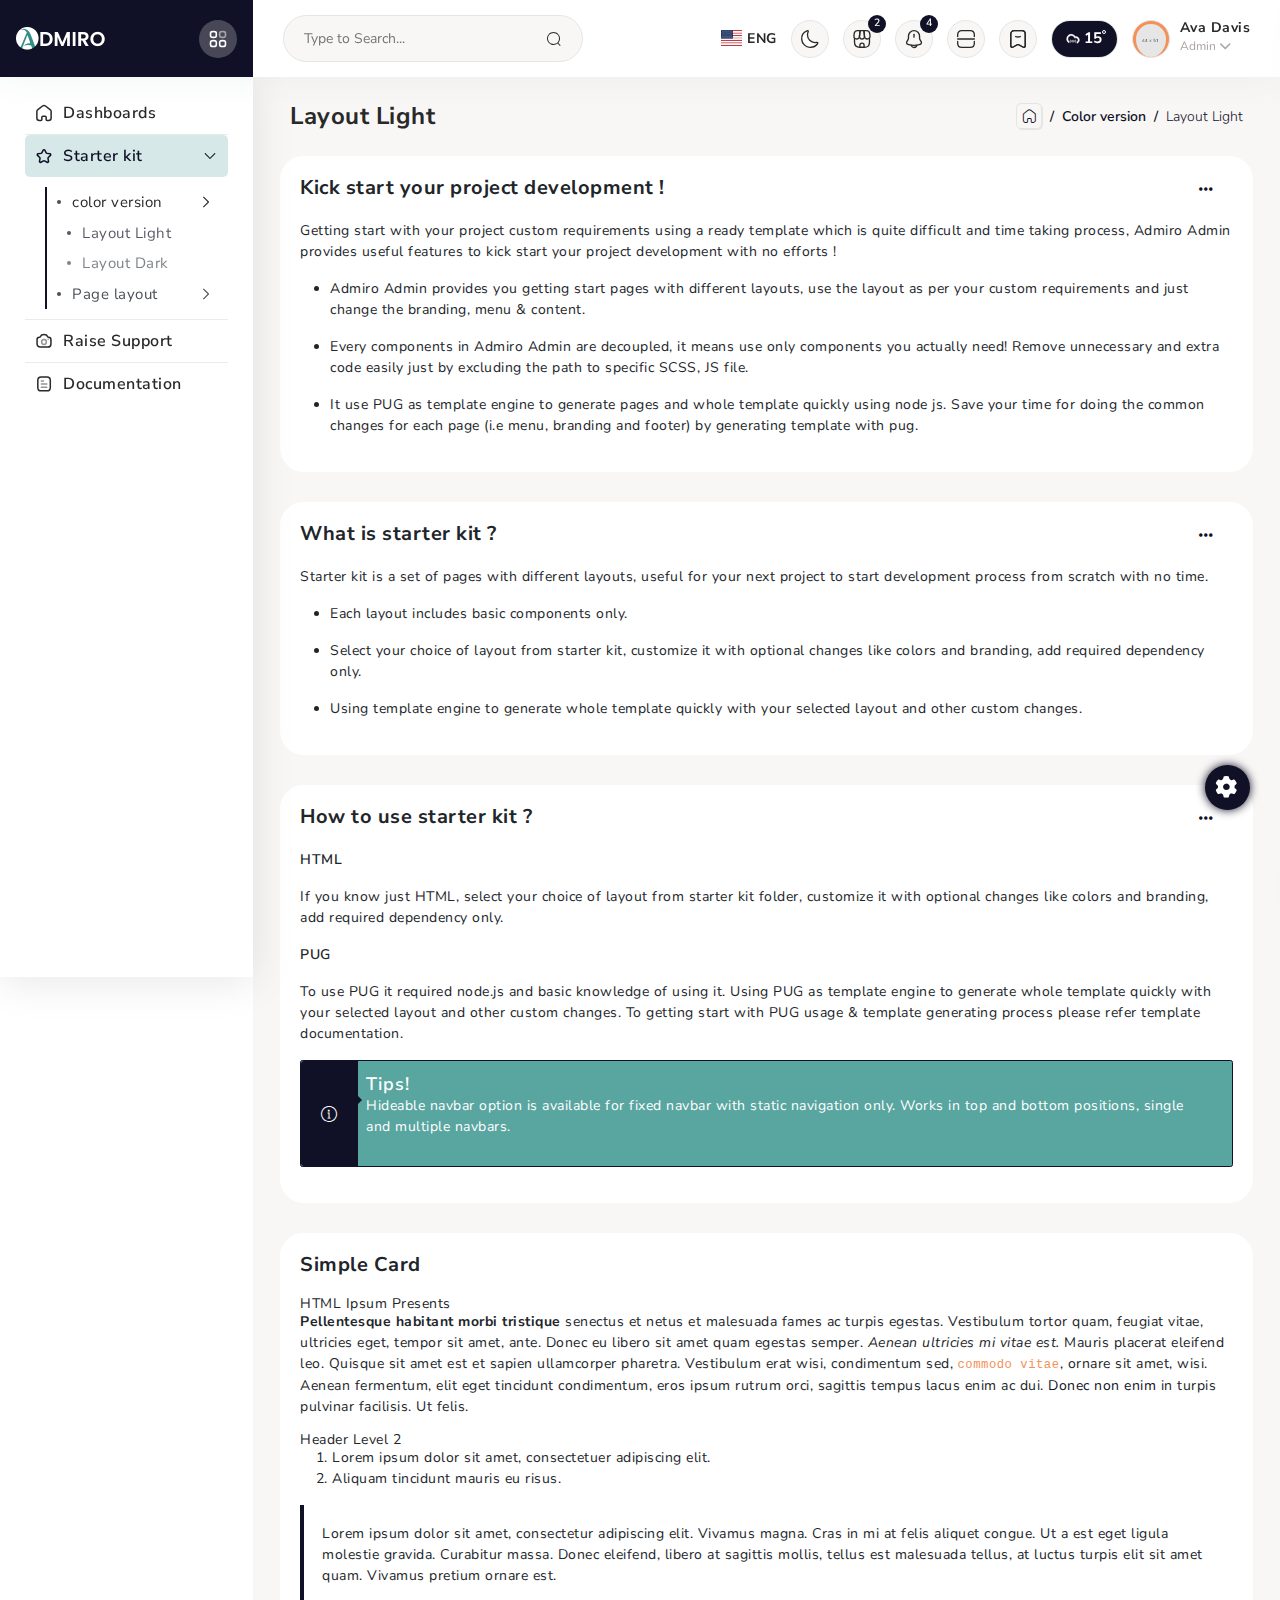
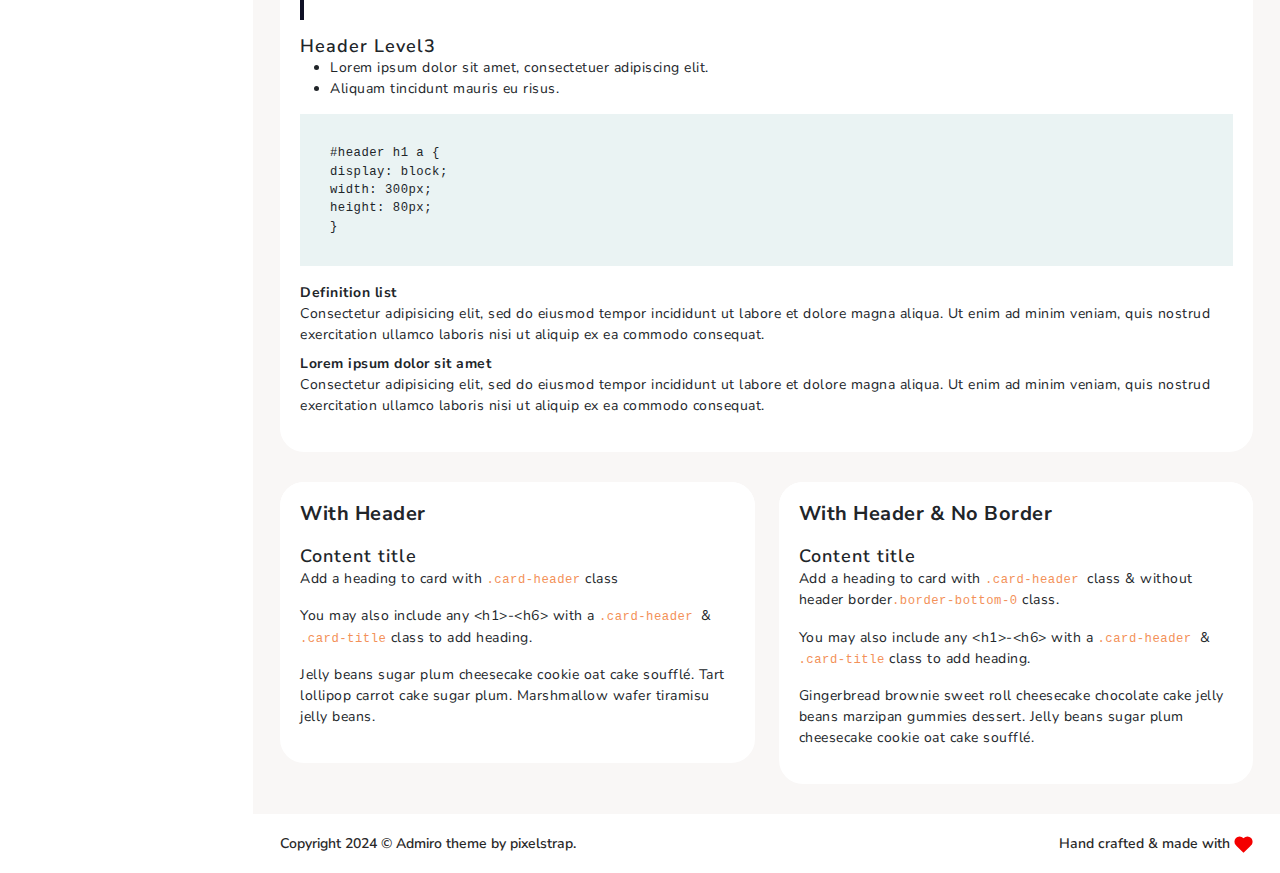
<file: starter-kit/index.html>
<!DOCTYPE html>
<html lang="en">
  <head>
    <meta http-equiv="Content-Type" content="text/html; charset=UTF-8">
    <meta http-equiv="X-UA-Compatible" content="IE=edge">
    <meta name="viewport" content="width=device-width, initial-scale=1.0">
    <meta name="description" content="Admiro admin is super flexible, powerful, clean &amp; modern responsive bootstrap 5 admin template with unlimited possibilities.">
    <meta name="keywords" content="admin template, Admiro admin template, best javascript admin, dashboard template, bootstrap admin template, responsive admin template, web app">
    <meta name="author" content="pixelstrap">
    <title>Admiro - Premium Admin Template</title>
    <!-- Favicon icon-->
    <link rel="icon" href="../assets/images/favicon.png" type="image/x-icon">
    <link rel="shortcut icon" href="../assets/images/favicon.png" type="image/x-icon">
    <!-- Google font-->
    <link rel="preconnect" href="https://fonts.googleapis.com">
    <link rel="preconnect" href="https://fonts.gstatic.com" crossorigin="">
    <link href="https://fonts.googleapis.com/css2?family=Nunito+Sans:opsz,wght@6..12,200;6..12,300;6..12,400;6..12,500;6..12,600;6..12,700;6..12,800;6..12,900;6..12,1000&amp;display=swap" rel="stylesheet">
    <!-- Flag icon css -->
    <link rel="stylesheet" href="../assets/css/vendors/flag-icon.css">
    <!-- iconly-icon-->
    <link rel="stylesheet" href="../assets/css/iconly-icon.css">
    <link rel="stylesheet" href="../assets/css/bulk-style.css">
    <!-- iconly-icon-->
    <link rel="stylesheet" href="../assets/css/themify.css">
    <!--fontawesome-->
    <link rel="stylesheet" href="../assets/css/fontawesome-min.css">
    <!-- Whether Icon css-->
    <link rel="stylesheet" type="text/css" href="../assets/css/vendors/weather-icons/weather-icons.min.css">
    <link rel="stylesheet" type="text/css" href="../assets/css/vendors/scrollbar.css">
    <link rel="stylesheet" type="text/css" href="../assets/css/vendors/prism.css">
    <!-- App css -->
    <link id="color" rel="stylesheet" href="../assets/css/color-1.css" media="screen">
    <link rel="stylesheet" href="../assets/css/style.css">
  </head>
  <body>
    <!-- tap on top starts-->
    <div class="tap-top"><i class="iconly-Arrow-Up icli"></i></div>
    <!-- tap on tap ends-->
    <!-- loader-->
    <div class="loader-wrapper">
      <div class="loader"><span></span><span></span><span></span><span></span><span></span></div>
    </div>
    <!-- page-wrapper Start-->
    <div class="page-wrapper compact-wrapper" id="pageWrapper"> 
      <!-- Page header start -->
      <header class="page-header row">
        <div class="logo-wrapper d-flex align-items-center col-auto"><a href="index.html"><img class="light-logo img-fluid" src="../assets/images/logo/logo1.png" alt="logo"><img class="dark-logo img-fluid" src="../assets/images/logo/logo-dark.png" alt="logo"></a><a class="close-btn toggle-sidebar" href="javascript:void(0)">
            <svg class="svg-color">
              <use href="../assets/svg/iconly-sprite.svg#Category"></use>
            </svg></a></div>
        <div class="page-main-header col">
          <div class="header-left">
            <form class="form-inline search-full col" action="#" method="get">
              <div class="form-group w-100">
                <div class="Typeahead Typeahead--twitterUsers">
                  <div class="u-posRelative">
                    <input class="demo-input Typeahead-input form-control-plaintext w-100" type="text" placeholder="Search Admiro .." name="q" title="" autofocus>
                    <div class="spinner-border Typeahead-spinner" role="status"><span class="sr-only">Loading...</span></div><i class="close-search" data-feather="x"></i>
                  </div>
                  <div class="Typeahead-menu"></div>
                </div>
              </div>
            </form>
            <div class="form-group-header d-lg-block d-none">
              <div class="Typeahead Typeahead--twitterUsers">
                <div class="u-posRelative d-flex align-items-center"> 
                  <input class="demo-input py-0 Typeahead-input form-control-plaintext w-100" type="text" placeholder="Type to Search..." name="q" title=""><i class="search-bg iconly-Search icli"></i>
                </div>
              </div>
            </div>
          </div>
          <div class="nav-right">
            <ul class="header-right"> 
              <li class="custom-dropdown">
                <div class="translate_wrapper">
                  <div class="current_lang"><a class="lang" href="javascript:void(0)"><i class="flag-icon flag-icon-us"></i>
                      <h6 class="lang-txt f-w-700">ENG</h6></a></div>
                  <ul class="custom-menu profile-menu language-menu py-0 more_lang">
                                  <li class="d-block"><a class="lang" href="#" data-value="English"><i class="flag-icon flag-icon-us"></i>
                                      <div class="lang-txt">English</div></a></li>
                                  <li class="d-block"><a class="lang" href="#" data-value="fr"><i class="flag-icon flag-icon-fr"></i>
                                      <div class="lang-txt">Français</div></a></li>
                                  <li class="d-block"><a class="lang" href="#" data-value="es"><i class="flag-icon flag-icon-es"></i>
                                      <div class="lang-txt">Español</div></a></li>
                  </ul>
                </div>
              </li>
              <li class="search d-lg-none d-flex"> <a href="javascript:void(0)"> 
                  <svg>
                    <use href="../assets/svg/iconly-sprite.svg#Search"></use>
                  </svg></a></li>
              <li>  <a class="dark-mode" href="javascript:void(0)">
                  <svg>
                    <use href="../assets/svg/iconly-sprite.svg#moondark"></use>
                  </svg></a></li>
              <li class="custom-dropdown"><a href="javascript:void(0)">
                  <svg>
                    <use href="../assets/svg/iconly-sprite.svg#cart-icon"></use>
                  </svg></a><span class="badge rounded-pill badge-primary">2</span>
                <div class="custom-menu cart-dropdown py-0 overflow-hidden">
                  <h3 class="title dropdown-title">Cart</h3>
                  <ul class="pb-0">
                    <li>
                      <div class="d-flex"><img class="img-fluid b-r-5 me-3 img-60" src="../assets/images/dashboard-2/1.png" alt="">
                        <div class="flex-grow-1"><span class="f-w-600">Watch multicolor</span>
                          <div class="qty-box">
                            <div class="input-group"><span class="input-group-prepend">
                                <button class="btn quantity-left-minus" type="button" data-type="minus" data-field="">-</button></span>
                              <input class="form-control input-number" type="text" name="quantity" value="1"><span class="input-group-prepend">
                                <button class="btn quantity-right-plus" type="button" data-type="plus" data-field="">+</button></span>
                            </div>
                          </div>
                          <h6 class="font-primary">$500</h6>
                        </div>
                        <div class="close-circle"><a class="bg-danger" href="#"><i data-feather="x"></i></a></div>
                      </div>
                    </li>
                    <li>
                      <div class="d-flex"><img class="img-fluid b-r-5 me-3 img-60" src="../assets/images/dashboard-2/2.png" alt="">
                        <div class="flex-grow-1"><span class="f-w-600">Airpods</span>
                          <div class="qty-box">
                            <div class="input-group"><span class="input-group-prepend">
                                <button class="btn quantity-left-minus" type="button" data-type="minus" data-field="">-</button></span>
                              <input class="form-control input-number" type="text" name="quantity" value="1"><span class="input-group-prepend">
                                <button class="btn quantity-right-plus" type="button" data-type="plus" data-field="">+</button></span>
                            </div>
                          </div>
                          <h6 class="font-primary">$500.00</h6>
                        </div>
                        <div class="close-circle"><a class="bg-danger" href="#"><i data-feather="x"></i></a></div>
                      </div>
                    </li>
                    <li class="total">
                      <h6 class="mb-0">Order Total : <span class="f-w-600">$1000.00</span></h6>
                    </li>
                    <li class="text-center"><a class="d-block mb-3 view-cart f-w-700 text-primary" href="../template/cart.html">Go to your cart</a><a class="btn btn-primary view-checkout text-white" href="../template/checkout.html">Checkout</a></li>
                  </ul>
                </div>
              </li>
              <li class="custom-dropdown"><a href="javascript:void(0)">
                  <svg>
                    <use href="../assets/svg/iconly-sprite.svg#notification"></use>
                  </svg></a><span class="badge rounded-pill badge-primary">4</span>
                <div class="custom-menu notification-dropdown py-0 overflow-hidden">
                  <h3 class="title bg-primary-light dropdown-title">Notification <span class="font-primary">View all</span></h3>
                  <ul class="activity-timeline">
                    <li class="d-flex align-items-start">
                      <div class="activity-line"></div>
                      <div class="activity-dot-primary"></div>
                      <div class="flex-grow-1">
                        <h6 class="f-w-600 font-primary">30-04-2024<span>Today</span><span class="circle-dot-primary float-end">
                            <svg class="circle-color">
                              <use href="../assets/svg/iconly-sprite.svg#circle"></use>
                            </svg></span></h6>
                        <h5>Alice Goodwin</h5>
                        <p class="mb-0">Fashion should be fun. It shouldn't be labelled intellectual.</p>
                      </div>
                    </li>
                                  <li class="d-flex align-items-start">
                                    <div class="activity-dot-secondary"></div>
                                    <div class="flex-grow-1">
                                      <h6 class="f-w-600 font-secondary">28-06-2024<span>1 hour ago</span><span class="float-end circle-dot-secondary">
                                          <svg class="circle-color">
                                            <use href="../assets/svg/iconly-sprite.svg#circle"></use>
                                          </svg></span></h6>
                                      <h5>Herry Venter</h5>
                                      <p>I am convinced that there can be luxury in simplicity.</p>
                                    </div>
                                  </li>
                                  <li class="d-flex align-items-start">
                                    <div class="activity-dot-primary"></div>
                                    <div class="flex-grow-1">
                                      <h6 class="f-w-600 font-primary">04-08-2024<span>Today</span><span class="float-end circle-dot-primary">
                                          <svg class="circle-color">
                                            <use href="../assets/svg/iconly-sprite.svg#circle"></use>
                                          </svg></span></h6>
                                      <h5>Loain Deo</h5>
                                      <p>I feel that things happen for open new opportunities.</p>
                                    </div>
                                  </li>
                                  <li class="d-flex align-items-start">
                                    <div class="activity-dot-secondary"></div>
                                    <div class="flex-grow-1">
                                      <h6 class="f-w-600 font-secondary">12-11-2024<span>Yesterday</span><span class="float-end circle-dot-secondary">
                                          <svg class="circle-color">
                                            <use href="../assets/svg/iconly-sprite.svg#circle"></use>
                                          </svg></span></h6>
                                      <h5>Fenter Jessy</h5>
                                      <p>Sometimes the simplest things are the most profound.</p>
                                    </div>
                                  </li>
                  </ul>
                </div>
              </li>
              <li><a class="full-screen" href="javascript:void(0)"> 
                  <svg>
                    <use href="../assets/svg/iconly-sprite.svg#scanfull"></use>
                  </svg></a></li>
              <li class="custom-dropdown"><a href="javascript:void(0)">
                  <svg>
                    <use href="../assets/svg/iconly-sprite.svg#bookmark"></use>
                  </svg></a>
                <div class="custom-menu bookmark-dropdown py-0 overflow-hidden">
                  <h3 class="title bg-primary-light dropdown-title">Bookmark</h3>
                  <ul> 
                    <li> 
                      <form class="mb-0">
                        <div class="input-group">
                          <input class="form-control" type="text" placeholder="Search Bookmark..."><span class="input-group-text">
                            <svg class="svg-color">
                              <use href="../assets/svg/iconly-sprite.svg#Search"></use>
                            </svg></span>
                        </div>
                      </form>
                    </li>
                                  <li class="d-flex align-items-center">
                                    <div class="flex-shrink-0 me-2 btn-activity-primary"><a href="../template/index.html">
                                        <svg class="svg-color">
                                          <use href="../assets/svg/iconly-sprite.svg#cube"></use>
                                        </svg></a></div>
                                    <div class="d-flex justify-content-between align-items-center w-100"><a href="../template/index.html">Dashboard</a>
                                      <svg class="svg-color icon-star">
                                        <use href="../assets/svg/iconly-sprite.svg#star"></use>
                                      </svg>
                                    </div>
                                  </li>
                                  <li class="d-flex align-items-center">
                                    <div class="flex-shrink-0 me-2 btn-activity-secondary"><a href="../template/to-do.html">
                                        <svg class="svg-color">
                                          <use href="../assets/svg/iconly-sprite.svg#check"></use>
                                        </svg></a></div>
                                    <div class="d-flex justify-content-between align-items-center w-100"><a href="../template/to-do.html">To-do</a>
                                      <svg class="svg-color icon-star">
                                        <use href="../assets/svg/iconly-sprite.svg#star"></use>
                                      </svg>
                                    </div>
                                  </li>
                                  <li class="d-flex align-items-center">
                                    <div class="flex-shrink-0 me-2 btn-activity-danger"><a href="../template/apex_chart.html">
                                        <svg class="svg-color">
                                          <use href="../assets/svg/iconly-sprite.svg#pie"></use>
                                        </svg></a></div>
                                    <div class="d-flex justify-content-between align-items-center w-100"><a href="../template/apex_chart.html">Chart</a>
                                      <svg class="svg-color icon-star">
                                        <use href="../assets/svg/iconly-sprite.svg#star"></use>
                                      </svg>
                                    </div>
                                  </li>
                  </ul>
                </div>
              </li>
              <li class="cloud-design"><a class="cloud-mode">
                  <svg class="climacon climacon_cloudDrizzle" id="cloudDrizzle" version="1.1" viewBox="15 15 70 70">
                    <g class="climacon_iconWrap climacon_iconWrap-cloudDrizzle">
                      <g class="climacon_wrapperComponent climacon_wrapperComponent-drizzle">
                        <path class="climacon_component climacon_component-stroke climacon_component-stroke_drizzle climacon_component-stroke_drizzle-left" d="M42.001,53.644c1.104,0,2,0.896,2,2v3.998c0,1.105-0.896,2-2,2c-1.105,0-2.001-0.895-2.001-2v-3.998C40,54.538,40.896,53.644,42.001,53.644z"></path>
                        <path class="climacon_component climacon_component-stroke climacon_component-stroke_drizzle climacon_component-stroke_drizzle-middle" d="M49.999,53.644c1.104,0,2,0.896,2,2v4c0,1.104-0.896,2-2,2s-1.998-0.896-1.998-2v-4C48.001,54.54,48.896,53.644,49.999,53.644z"></path>
                        <path class="climacon_component climacon_component-stroke climacon_component-stroke_drizzle climacon_component-stroke_drizzle-right" d="M57.999,53.644c1.104,0,2,0.896,2,2v3.998c0,1.105-0.896,2-2,2c-1.105,0-2-0.895-2-2v-3.998C55.999,54.538,56.894,53.644,57.999,53.644z"></path>
                      </g>
                      <g class="climacon_wrapperComponent climacon_wrapperComponent-cloud">
                        <path class="climacon_component climacon_component-stroke climacon_component-stroke_cloud" d="M63.999,64.944v-4.381c2.387-1.386,3.998-3.961,3.998-6.92c0-4.418-3.58-8-7.998-8c-1.603,0-3.084,0.481-4.334,1.291c-1.232-5.316-5.973-9.29-11.664-9.29c-6.628,0-11.999,5.372-11.999,12c0,3.549,1.55,6.729,3.998,8.926v4.914c-4.776-2.769-7.998-7.922-7.998-13.84c0-8.836,7.162-15.999,15.999-15.999c6.004,0,11.229,3.312,13.965,8.203c0.664-0.113,1.336-0.205,2.033-0.205c6.627,0,11.998,5.373,11.998,12C71.997,58.864,68.655,63.296,63.999,64.944z"></path>
                      </g>
                    </g>
                  </svg>
                  <h3>15</h3></a></li>
              <li class="profile-nav custom-dropdown">
                <div class="user-wrap">
                  <div class="user-img"><img src="../assets/images/profile.png" alt="user"></div>
                  <div class="user-content">
                    <h6>Ava Davis</h6>
                    <p class="mb-0">Admin<i class="fa-solid fa-chevron-down"></i></p>
                  </div>
                </div>
                <div class="custom-menu overflow-hidden">
                  <ul class="profile-body">
                    <li class="d-flex"> 
                      <svg class="svg-color">
                        <use href="../assets/svg/iconly-sprite.svg#Profile"></use>
                      </svg><a class="ms-2" href="../template/user-profile.html">Account</a>
                    </li>
                    <li class="d-flex"> 
                      <svg class="svg-color">
                        <use href="../assets/svg/iconly-sprite.svg#Message"></use>
                      </svg><a class="ms-2" href="../template/letter-box.html">Inbox</a>
                    </li>
                    <li class="d-flex"> 
                      <svg class="svg-color">
                        <use href="../assets/svg/iconly-sprite.svg#Document"></use>
                      </svg><a class="ms-2" href="../template/to-do.html">Task</a>
                    </li>
                    <li class="d-flex"> 
                      <svg class="svg-color">
                        <use href="../assets/svg/iconly-sprite.svg#Login"></use>
                      </svg><a class="ms-2" href="../template/login.html">Log Out</a>
                    </li>
                  </ul>
                </div>
              </li>
            </ul>
          </div>
        </div>
      </header>
      <!-- Page header end-->
      <!-- Page Body Start-->
      <div class="page-body-wrapper">
        <!-- Page sidebar start-->
        <aside class="page-sidebar">
          <div class="main-sidebar" id="main-sidebar">
            <ul class="sidebar-menu" id="simple-bar">
              <li class="pin-title sidebar-main-title">   
                <div> 
                  <h6 class="sidebar-title">Pinned</h6>
                </div>
              </li>
              <li class="sidebar-list"> <i class="fa-solid fa-thumbtack"></i><a class="sidebar-link" href="../template/index.html">
                  <svg class="stroke-icon">
                    <use href="../assets/svg/iconly-sprite.svg#Home-dashboard"></use>
                  </svg>
                  <h6 class="f-w-600">Dashboards</h6></a></li>
              <li class="sidebar-list"> <i class="fa-solid fa-thumbtack"></i><a class="sidebar-link" href="javascript:void(0)">
                  <svg class="stroke-icon">
                    <use href="../assets/svg/iconly-sprite.svg#Star-kit"></use>
                  </svg>
                  <h6 class="f-w-600">Starter kit</h6><i class="iconly-Arrow-Right-2 icli"> </i></a>
                <ul class="sidebar-submenu">
                  <li><a class="submenu-title" href="javascript:void(0)">color version<i class="iconly-Arrow-Right-2 icli"> </i></a>
                    <ul class="according-submenu">
                      <li> <a href="index.html">Layout Light</a></li>
                      <li> <a href="layout-dark.html">Layout Dark</a></li>
                    </ul>
                  </li>
                  <li><a class="submenu-title" href="javascript:void(0)">Page layout<i class="iconly-Arrow-Right-2 icli"> </i></a>
                    <ul class="according-submenu">
                      <li> <a href="boxed.html">Boxed</a></li>
                      <li> <a href="layout-rtl.html">Rtl</a></li>
                    </ul>
                  </li>
                </ul>
              </li>
              <li class="sidebar-list"> <i class="fa-solid fa-thumbtack"></i><a class="sidebar-link" href="https://support.pixelstrap.com/">
                  <svg class="stroke-icon">
                    <use href="../assets/svg/iconly-sprite.svg#Camera"></use>
                  </svg>
                  <h6 class="f-w-600">Raise Support</h6></a></li>
              <li class="sidebar-list"> <i class="fa-solid fa-thumbtack"></i><a class="sidebar-link" href="https://docs.pixelstrap.net/admin/admiro/document/">
                  <svg class="stroke-icon">
                    <use href="../assets/svg/iconly-sprite.svg#Document"></use>
                  </svg>
                  <h6 class="f-w-600">Documentation</h6></a></li>
            </ul>
          </div>
        </aside>
        <!-- Page sidebar end-->
        <div class="page-body">
          <div class="container-fluid">
            <div class="page-title">
              <div class="row">
                <div class="col-sm-6 col-12">
                  <h2>Layout Light</h2>
                </div>
                <div class="col-sm-6 col-12">
                  <ol class="breadcrumb">
                    <li class="breadcrumb-item"><a href="index.html"><i class="iconly-Home icli svg-color"></i></a></li>
                    <li class="breadcrumb-item">Color version</li>
                    <li class="breadcrumb-item active">Layout Light</li>
                  </ol>
                </div>
              </div>
            </div>
          </div>
          <!-- Container-fluid starts-->
          <div class="container-fluid">
            <div class="row starter-main">
              <div class="col-sm-12">
                <div class="card">
                  <div class="card-header card-no-border pb-0">
                    <h3>Kick start your project development !</h3>
                    <div class="card-header-right">
                      <ul class="list-unstyled card-option">
                        <li><i class="fa-solid fa-ellipsis"></i></li>
                        <li><i class="fa-solid fa-code view-html"></i></li>
                        <li><i class="fa-solid fa-maximize full-card"></i></li>
                        <li><i class="fa-solid fa-minus minimize-card"></i></li>
                        <li><i class="fa-solid fa-rotate-right reload-card"></i></li>
                        <li><i class="fa-solid fa-xmark close-card"></i></li>
                      </ul>
                    </div>
                  </div>
                  <div class="card-body">
                    <p>Getting start with your project custom requirements using a ready template which is quite difficult and time taking process, Admiro Admin provides useful features to kick start your project development with no efforts !</p>
                    <ul>
                      <li>
                        <p>Admiro Admin provides you getting start pages with different layouts, use the layout as per your custom requirements and just change the branding, menu & content.</p>
                      </li>
                      <li>
                        <p>Every components in Admiro Admin are decoupled, it means use only components you actually need! Remove unnecessary and extra code easily just by excluding the path to specific SCSS, JS file.</p>
                      </li>
                      <li>
                        <p>It use PUG as template engine to generate pages and whole template quickly using node js. Save your time for doing the common changes for each page (i.e menu, branding and footer) by generating template with pug.</p>
                      </li>
                    </ul>
                    <div class="code-box-copy">
                      <button class="code-box-copy__btn btn-clipboard" data-clipboard-target="#example-head" title="Copy"><i class="fa-regular fa-copy"></i></button>
                      <pre><code class="language-html" id="example-head">&lt;!-- Cod Box Copy begin --&gt;
&lt;p&gt;Getting start with your project custom requirements using a ready template which is quite difficult and time taking process, Admiro Admin provides useful features to kick start your project development with no efforts !&lt;/p&gt;
&lt;ul&gt;
&lt;li&gt;&lt;p&gt;Admiro Admin provides you getting start pages with different layouts, use the layout as per your custom requirements and just change the branding, menu & content.&lt;/p&gt;&lt;/li&gt;
&lt;li&gt;&lt;p&gt;Every components in Admiro Admin are decoupled, it means use only components you actually need! Remove unnecessary and extra code easily just by excluding the path to specific SCSS, JS file.&lt;/p&gt;&lt;/li&gt;
&lt;li&gt;&lt;p&gt;It use PUG as template engine to generate pages and whole template quickly using node js. Save your time for doing the common changes for each page (i.e menu, branding and footer) by generating template with pug.&lt;/p&gt;&lt;/li&gt;
&lt;/ul&gt;
&lt;!-- Cod Box Copy end --&gt;</code></pre>
                    </div>
                  </div>
                </div>
              </div>
              <div class="col-sm-12">
                <div class="card">
                  <div class="card-header card-no-border pb-0">
                    <h3>What is starter kit ?</h3>
                    <div class="card-header-right">
                      <ul class="list-unstyled card-option">
                        <li><i class="fa-solid fa-ellipsis"></i></li>
                        <li><i class="fa-solid fa-code view-html"></i></li>
                        <li><i class="fa-solid fa-maximize full-card"></i></li>
                        <li><i class="fa-solid fa-minus minimize-card"></i></li>
                        <li><i class="fa-solid fa-rotate-right reload-card"></i></li>
                        <li><i class="fa-solid fa-xmark close-card"></i></li>
                      </ul>
                    </div>
                  </div>
                  <div class="card-body">
                    <p>Starter kit is a set of pages with different layouts, useful for your next project to start development process from scratch with no time.</p>
                    <ul>
                      <li>
                        <p>Each layout includes basic components only.</p>
                      </li>
                      <li>
                        <p>Select your choice of layout from starter kit, customize it with optional changes like colors and branding, add required dependency only.</p>
                      </li>
                      <li>
                        <p>Using template engine to generate whole template quickly with your selected layout and other custom changes. </p>
                      </li>
                    </ul>
                    <div class="code-box-copy">
                      <button class="code-box-copy__btn btn-clipboard" data-clipboard-target="#example-head1" title="Copy"><i class="fa-regular fa-copy"></i></button>
                      <pre><code class="language-html" id="example-head1">&lt;!-- Cod Box Copy begin --&gt;
&lt;p&gt;Starter kit is a set of pages with different layouts, useful for your next project to start development process from scratch with no time. &lt;/p&gt;
&lt;ul&gt;
&lt;li&gt;&lt;p&gt;Each layout includes basic components only.&lt;/p&gt;&lt;/li&gt;
&lt;li&gt;&lt;p&gt;Select your choice of layout from starter kit, customize it with optional changes like colors and branding, add required dependency only.&lt;/p&gt;&lt;/li&gt;
&lt;li&gt;&lt;p&gt;Using template engine to generate whole template quickly with your selected layout and other custom changes.&lt;/p&gt;&lt;/li&gt;
&lt;/ul&gt;
&lt;!-- Cod Box Copy end --&gt;</code></pre>
                    </div>
                  </div>
                </div>
              </div>
              <div class="col-sm-12">
                <div class="card">
                  <div class="card-header card-no-border pb-0">
                    <h3>How to use starter kit ?</h3>
                    <div class="card-header-right">
                      <ul class="list-unstyled card-option">
                        <li><i class="fa-solid fa-ellipsis"></i></li>
                        <li><i class="fa-solid fa-code view-html"></i></li>
                        <li><i class="fa-solid fa-maximize full-card"></i></li>
                        <li><i class="fa-solid fa-minus minimize-card"></i></li>
                        <li><i class="fa-solid fa-rotate-right reload-card"></i></li>
                        <li><i class="fa-solid fa-xmark close-card"></i></li>
                      </ul>
                    </div>
                  </div>
                  <div class="card-body">
                    <p><span class="f-w-600">HTML</span></p>
                    <p>If you know just HTML, select your choice of layout from starter kit folder, customize it with optional changes like colors and branding, add required dependency only.</p>
                    <p><span class="f-w-600">PUG</span></p>
                    <p>To use PUG it required node.js and basic knowledge of using it. Using PUG as template engine to generate whole template quickly with your selected layout and other custom changes. To getting start with PUG usage & template generating process please refer template documentation.</p>
                    <div class="alert alert-primary inverse" role="alert"><i class="icon-info-alt"></i>
                      <h4>Tips!</h4>
                      <p>Hideable navbar option is available for fixed navbar with static navigation only. Works in top and bottom positions, single and multiple navbars.</p>
                    </div>
                    <div class="code-box-copy">
                      <button class="code-box-copy__btn btn-clipboard" data-clipboard-target="#example-head2" title="Copy"><i class="fa-regular fa-copy"></i></button>
                      <pre><code class="language-html" id="example-head2">&lt;!-- Cod Box Copy begin --&gt;
&lt;p&gt;&lt;span class="f-w-600"&gt;HTML&lt;/span&gt;&lt;/p&gt;
&lt;p&gt;If you know just HTML, select your choice of layout from starter kit folder, customize it with optional changes like colors and branding, add required dependency only.&lt;/p&gt;
&lt;p&gt;&lt;span class="f-w-600"&gt;PUG&lt;/span&gt;&lt;/p&gt;
&lt;p&gt;To use PUG it required node.js and basic knowledge of using it. Using PUG as template engine to generate whole template quickly with your selected layout and other custom changes. To getting start with PUG usage & template generating process please refer template documentation.&lt;/p&gt;
&lt;div class="alert alert-primary inverse" role="alert"&gt;
&lt;i class="icon-info-alt"&gt;&lt;/i&gt;
&lt;h4&gt;Tips!&lt;/h4&gt;
&lt;p&gt;Hideable navbar option is available for fixed navbar with static navigation only. Works in top and bottom positions, single and multiple navbars.&lt;/p&gt;
&lt;/div&gt;
&lt;!-- Cod Box Copy end --&gt;</code></pre>
                    </div>
                  </div>
                </div>
              </div>
              <div class="col-sm-12">
                <div class="card">
                  <div class="card-header card-no-border pb-0">
                    <h3>Simple Card</h3>
                  </div>
                  <div class="card-body">
                    <h6>HTML Ipsum Presents</h6>
                    <p><strong>Pellentesque habitant morbi tristique</strong> senectus et netus et malesuada fames ac turpis egestas. Vestibulum tortor quam, feugiat vitae, ultricies eget, tempor sit amet, ante. Donec eu libero sit amet quam egestas
                                                          semper. <em>Aenean ultricies mi vitae est.</em> Mauris placerat eleifend leo. Quisque sit amet est et sapien ullamcorper pharetra. Vestibulum erat wisi, condimentum sed, <code>commodo vitae</code>, ornare sit amet, wisi. Aenean
                                                          fermentum, elit eget tincidunt condimentum, eros ipsum rutrum orci, sagittis tempus lacus enim ac dui. <a href="#">Donec non enim</a> in turpis pulvinar facilisis. Ut felis.
                    </p>
                    <h6>Header Level 2</h6>
                    <ol>
                      <li>Lorem ipsum dolor sit amet, consectetuer adipiscing elit.</li>
                      <li>Aliquam tincidunt mauris eu risus.</li>
                    </ol>
                    <div class="figure d-block">
                      <blockquote class="blockquote">
                        <p>
                          Lorem ipsum dolor sit amet, consectetur adipiscing elit. Vivamus magna. Cras in mi at felis aliquet congue. Ut a est eget ligula molestie gravida. Curabitur massa. Donec eleifend, libero at sagittis mollis, tellus est malesuada
                          tellus, at luctus turpis elit sit amet quam. Vivamus pretium ornare est.
                        </p>
                      </blockquote>
                    </div>
                    <h4>Header Level<span> 3</span></h4>
                    <ul>
                      <li>Lorem ipsum dolor sit amet, consectetuer adipiscing elit.</li>
                      <li>Aliquam tincidunt mauris eu risus.</li>
                    </ul>
                    <pre>#header h1 a {
  display: block;
  width: 300px;
  height: 80px;
}</pre>
                    <dl>
                      <dt>Definition list</dt>
                      <dd>Consectetur adipisicing elit, sed do eiusmod tempor incididunt ut labore et dolore magna aliqua. Ut enim ad minim veniam, quis nostrud exercitation ullamco laboris nisi ut aliquip ex ea commodo consequat.</dd>
                      <dt>Lorem ipsum dolor sit amet</dt>
                      <dd>Consectetur adipisicing elit, sed do eiusmod tempor incididunt ut labore et dolore magna aliqua. Ut enim ad minim veniam, quis nostrud exercitation ullamco laboris nisi ut aliquip ex ea commodo consequat.</dd>
                    </dl>
                  </div>
                </div>
              </div>
              <div class="col-md-6">
                <div class="card">
                  <div class="card-header card-no-border pb-0">
                    <h3>With Header</h3>
                  </div>
                  <div class="card-body">
                    <h4>Content title</h4>
                    <p>Add a heading to card with <code>.card-header</code> class</p>
                    <p>You may also include any &lt;h1&gt;-&lt;h6&gt; with a <code>.card-header </code> & <code>.card-title</code> class to add heading.</p>
                    <p>Jelly beans sugar plum cheesecake cookie oat cake soufflé. Tart lollipop carrot cake sugar plum. Marshmallow wafer tiramisu jelly beans.</p>
                  </div>
                </div>
              </div>
              <div class="col-md-6">
                <div class="card">
                  <div class="card-header card-no-border pb-0 card-no-border">
                    <h3>With Header & No Border</h3>
                  </div>
                  <div class="card-body">
                    <h4>Content title</h4>
                    <p>Add a heading to card with <code>.card-header </code> class & without header border<code>.border-bottom-0</code> class.</p>
                    <p>You may also include any &lt;h1&gt;-&lt;h6&gt; with a <code>.card-header </code> & <code>.card-title</code> class to add heading.</p>
                    <p>Gingerbread brownie sweet roll cheesecake chocolate cake jelly beans marzipan gummies dessert. Jelly beans sugar plum cheesecake cookie oat cake soufflé.</p>
                  </div>
                </div>
              </div>
            </div>
          </div>
          <!-- Container-fluid Ends-->
        </div>
        <footer class="footer"> 
          <div class="container-fluid">
            <div class="row"> 
              <div class="col-md-6 footer-copyright">
                <p class="mb-0">Copyright 2024 © Admiro theme by pixelstrap.</p>
              </div>
              <div class="col-md-6">
                <p class="float-end mb-0">Hand crafted &amp; made with
                  <svg class="svg-color footer-icon">
                    <use href="../assets/svg/iconly-sprite.svg#heart"></use>
                  </svg>
                </p>
              </div>
            </div>
          </div>
        </footer>
      </div>
    </div>
    <!-- jquery-->
    <script src="../assets/js/vendors/jquery/jquery.min.js"></script>
    <!-- bootstrap js-->
    <script src="../assets/js/vendors/bootstrap/dist/js/bootstrap.bundle.min.js" defer=""></script>
    <script src="../assets/js/vendors/bootstrap/dist/js/popper.min.js" defer=""></script>
    <!--fontawesome-->
    <script src="../assets/js/vendors/font-awesome/fontawesome-min.js"></script>
    <!-- feather-->
    <script src="../assets/js/vendors/feather-icon/feather.min.js"></script>
    <script src="../assets/js/vendors/feather-icon/custom-script.js"></script>
    <!-- sidebar -->
    <script src="../assets/js/sidebar.js"></script>
    <!-- scrollbar-->
    <script src="../assets/js/scrollbar/simplebar.js"></script>
    <script src="../assets/js/scrollbar/custom.js"></script>
    <!-- theme_customizer-->
    <script src="../assets/js/theme-customizer/customizer.js"></script>
    <!-- prism-->
    <script src="../assets/js/prism/prism.min.js"></script>
    <!-- clipboard-->
    <script src="../assets/js/clipboard/clipboard.min.js"></script>
    <!-- customcard-->
    <script src="../assets/js/custom-card/custom-card.js"></script>
    <!-- custom script -->
    <script src="../assets/js/script.js"></script>
  </body>
</html>
</file>
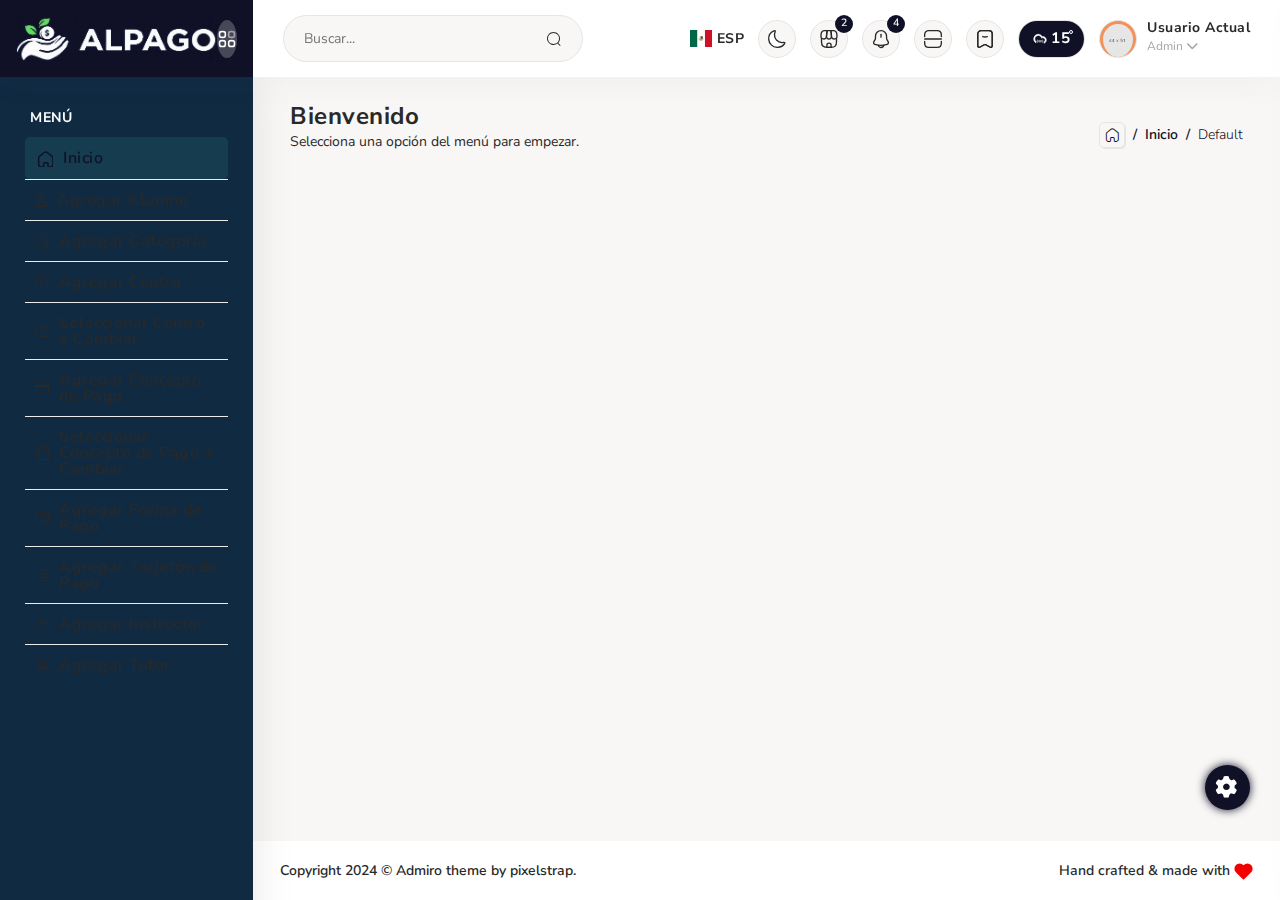
<file: template/index.html>
<!DOCTYPE html>
<html lang="en">

<head>
  <meta http-equiv="Content-Type" content="text/html; charset=UTF-8" />
  <meta http-equiv="X-UA-Compatible" content="IE=edge" />
  <meta name="viewport" content="width=device-width, initial-scale=1.0" />
  <meta name="description"
    content="Admiro admin is super flexible, powerful, clean &amp; modern responsive bootstrap 5 admin template with unlimited possibilities." />
  <meta name="keywords"
    content="admin template, Admiro admin template, best javascript admin, dashboard template, bootstrap admin template, responsive admin template, web app" />
  <meta name="author" content="pixelstrap" />
  <title>AlPago</title>
  <!-- Favicon icon-->
  <link rel="icon" href="../assets/images/favicon.png" type="image/x-icon" />
  <link rel="shortcut icon" href="../assets/images/favicon.png" type="image/x-icon" />
  <!-- Google font-->
  <link rel="preconnect" href="https://fonts.googleapis.com" />
  <link rel="preconnect" href="https://fonts.gstatic.com" crossorigin="" />
  <link
    href="https://fonts.googleapis.com/css2?family=Nunito+Sans:opsz,wght@6..12,200;6..12,300;6..12,400;6..12,500;6..12,600;6..12,700;6..12,800;6..12,900;6..12,1000&amp;display=swap"
    rel="stylesheet" />
  <!-- Flag icon css -->
  <link rel="stylesheet" href="../assets/css/vendors/flag-icon.css" />
  <!-- iconly-icon-->
  <link rel="stylesheet" href="../assets/css/iconly-icon.css" />
  <link rel="stylesheet" href="../assets/css/bulk-style.css" />
  <!-- iconly-icon-->
  <link rel="stylesheet" href="../assets/css/themify.css" />
  <!--fontawesome-->
  <link rel="stylesheet" href="../assets/css/fontawesome-min.css" />
  <!-- Whether Icon css-->
  <link rel="stylesheet" type="text/css" href="../assets/css/vendors/weather-icons/weather-icons.min.css" />
  <link rel="stylesheet" type="text/css" href="../assets/css/vendors/scrollbar.css" />
  <link rel="stylesheet" type="text/css" href="../assets/css/vendors/slick.css" />
  <link rel="stylesheet" type="text/css" href="../assets/css/vendors/slick-theme.css" />
  <!-- App css -->
  <link id="color" rel="stylesheet" href="../assets/css/color-1.css" media="screen" />
  <link rel="stylesheet" href="../assets/css/style.css" />
  <link rel="stylesheet" href="https://cdn.jsdelivr.net/npm/bootstrap-icons@1.10.5/font/bootstrap-icons.css">
</head>

<body>
  <!-- page-wrapper Start-->
  <!-- tap on top starts-->
  <div class="tap-top"><i class="iconly-Arrow-Up icli"></i></div>
  <!-- tap on tap ends-->
  <!-- loader-->
  <div class="loader-wrapper">
    <div class="loader"><span></span><span></span><span></span><span></span><span></span></div>
  </div>
  <div class="page-wrapper compact-wrapper" id="pageWrapper">
    <header class="page-header row">
      <div class="logo-wrapper d-flex align-items-center col-auto"><a href="index.html"><img
            class="light-logo img-fluid" src="../assets/images/logo/alpagoLogo1.png" alt="logo" /><img
            class="dark-logo img-fluid" src="../assets/images/logo/logo-dark.png" alt="logo" /></a><a
          class="close-btn toggle-sidebar" href="javascript:void(0)">
          <svg class="svg-color">
            <use href="../assets/svg/iconly-sprite.svg#Category"></use>
          </svg></a></div>
      <div class="page-main-header col">
        <div class="header-left">
          <form class="form-inline search-full col" action="#" method="get">
            <div class="form-group w-100">
              <div class="Typeahead Typeahead--twitterUsers">
                <div class="u-posRelative">
                  <input class="demo-input Typeahead-input form-control-plaintext w-100" type="text"
                    placeholder="Search Admiro .." name="q" title="" autofocus="autofocus" />
                  <div class="spinner-border Typeahead-spinner" role="status"><span class="sr-only">Loading...</span>
                  </div><i class="close-search" data-feather="x"></i>
                </div>
                <div class="Typeahead-menu"></div>
              </div>
            </div>
          </form>
          <div class="form-group-header d-lg-block d-none">
            <div class="Typeahead Typeahead--twitterUsers">
              <div class="u-posRelative d-flex align-items-center">
                <input class="demo-input py-0 Typeahead-input form-control-plaintext w-100" type="text"
                  placeholder="Buscar..." name="q" title="" /><i class="search-bg iconly-Search icli"></i>
              </div>
            </div>
          </div>
        </div>
        <div class="nav-right">
          <ul class="header-right">
            <li class="custom-dropdown">
              <div class="translate_wrapper">
                <div class="current_lang"><a class="lang" href="javascript:void(0)"><i
                      class="flag-icon flag-icon-mx"></i>
                    <h6 class="lang-txt f-w-700">ESP</h6>
                  </a></div>
                <ul class="custom-menu profile-menu language-menu py-0 more_lang">
                  <li class="d-block"><a class="lang" href="#" data-value="English"><i
                        class="flag-icon flag-icon-us"></i>
                      <div class="lang-txt">English</div>
                    </a></li>
                  <li class="d-block"><a class="lang" href="#" data-value="fr"><i class="flag-icon flag-icon-fr"></i>
                      <div class="lang-txt">Français</div>
                    </a></li>
                  <li class="d-block"><a class="lang" href="#" data-value="es"><i class="flag-icon flag-icon-es"></i>
                      <div class="lang-txt">Español</div>
                    </a></li>
                </ul>
              </div>
            </li>
            <li class="search d-lg-none d-flex"> <a href="javascript:void(0)">
                <svg>
                  <use href="../assets/svg/iconly-sprite.svg#Search"></use>
                </svg></a></li>
            <li> <a class="dark-mode" href="javascript:void(0)">
                <svg>
                  <use href="../assets/svg/iconly-sprite.svg#moondark"></use>
                </svg></a></li>
            <li class="custom-dropdown"><a href="javascript:void(0)">
                <svg>
                  <use href="../assets/svg/iconly-sprite.svg#cart-icon"></use>
                </svg></a><span class="badge rounded-pill badge-primary">2</span>
              <div class="custom-menu cart-dropdown py-0 overflow-hidden">
                <h3 class="title dropdown-title">Cart</h3>
                <ul class="pb-0">
                  <li>
                    <div class="d-flex"><img class="img-fluid b-r-5 me-3 img-60"
                        src="../assets/images/dashboard-2/1.png" alt="" />
                      <div class="flex-grow-1"><span class="f-w-600">Watch multicolor</span>
                        <div class="qty-box">
                          <div class="input-group"><span class="input-group-prepend">
                              <button class="btn quantity-left-minus" type="button" data-type="minus"
                                data-field="">-</button></span>
                            <input class="form-control input-number" type="text" name="quantity" value="1" /><span
                              class="input-group-prepend">
                              <button class="btn quantity-right-plus" type="button" data-type="plus"
                                data-field="">+</button></span>
                          </div>
                        </div>
                        <h6 class="font-primary">$500</h6>
                      </div>
                      <div class="close-circle"><a class="bg-danger" href="#"><i data-feather="x"></i></a></div>
                    </div>
                  </li>
                  <li>
                    <div class="d-flex"><img class="img-fluid b-r-5 me-3 img-60"
                        src="../assets/images/dashboard-2/2.png" alt="" />
                      <div class="flex-grow-1"><span class="f-w-600">Airpods</span>
                        <div class="qty-box">
                          <div class="input-group"><span class="input-group-prepend">
                              <button class="btn quantity-left-minus" type="button" data-type="minus"
                                data-field="">-</button></span>
                            <input class="form-control input-number" type="text" name="quantity" value="1" /><span
                              class="input-group-prepend">
                              <button class="btn quantity-right-plus" type="button" data-type="plus"
                                data-field="">+</button></span>
                          </div>
                        </div>
                        <h6 class="font-primary">$500.00</h6>
                      </div>
                      <div class="close-circle"><a class="bg-danger" href="#"><i data-feather="x"></i></a></div>
                    </div>
                  </li>
                  <li class="total">
                    <h6 class="mb-0">Order Total : <span class="f-w-600">$1000.00</span></h6>
                  </li>
                  <li class="text-center"><a class="d-block mb-3 view-cart f-w-700 text-primary" href="cart.html">Go to
                      your cart</a><a class="btn btn-primary view-checkout text-white" href="checkout.html">Checkout</a>
                  </li>
                </ul>
              </div>
            </li>
            <li class="custom-dropdown"><a href="javascript:void(0)">
                <svg>
                  <use href="../assets/svg/iconly-sprite.svg#notification"></use>
                </svg></a><span class="badge rounded-pill badge-primary">4</span>
              <div class="custom-menu notification-dropdown py-0 overflow-hidden">
                <h3 class="title bg-primary-light dropdown-title">Notification <span class="font-primary">View
                    all</span></h3>
                <ul class="activity-timeline">
                  <li class="d-flex align-items-start">
                    <div class="activity-line"></div>
                    <div class="activity-dot-primary"></div>
                    <div class="flex-grow-1">
                      <h6 class="f-w-600 font-primary">30-04-2024<span>Today</span><span
                          class="circle-dot-primary float-end">
                          <svg class="circle-color">
                            <use href="../assets/svg/iconly-sprite.svg#circle"></use>
                          </svg></span></h6>
                      <h5>Alice Goodwin</h5>
                      <p class="mb-0">Fashion should be fun. It shouldn't be labelled intellectual.</p>
                    </div>
                  </li>
                  <li class="d-flex align-items-start">
                    <div class="activity-dot-secondary"></div>
                    <div class="flex-grow-1">
                      <h6 class="f-w-600 font-secondary">28-06-2024<span>1 hour ago</span><span
                          class="float-end circle-dot-secondary">
                          <svg class="circle-color">
                            <use href="../assets/svg/iconly-sprite.svg#circle"></use>
                          </svg></span></h6>
                      <h5>Herry Venter</h5>
                      <p>I am convinced that there can be luxury in simplicity.</p>
                    </div>
                  </li>
                  <li class="d-flex align-items-start">
                    <div class="activity-dot-primary"></div>
                    <div class="flex-grow-1">
                      <h6 class="f-w-600 font-primary">04-08-2024<span>Today</span><span
                          class="float-end circle-dot-primary">
                          <svg class="circle-color">
                            <use href="../assets/svg/iconly-sprite.svg#circle"></use>
                          </svg></span></h6>
                      <h5>Loain Deo</h5>
                      <p>I feel that things happen for open new opportunities.</p>
                    </div>
                  </li>
                  <li class="d-flex align-items-start">
                    <div class="activity-dot-secondary"></div>
                    <div class="flex-grow-1">
                      <h6 class="f-w-600 font-secondary">12-11-2024<span>Yesterday</span><span
                          class="float-end circle-dot-secondary">
                          <svg class="circle-color">
                            <use href="../assets/svg/iconly-sprite.svg#circle"></use>
                          </svg></span></h6>
                      <h5>Fenter Jessy</h5>
                      <p>Sometimes the simplest things are the most profound.</p>
                    </div>
                  </li>
                </ul>
              </div>
            </li>
            <li><a class="full-screen" href="javascript:void(0)">
                <svg>
                  <use href="../assets/svg/iconly-sprite.svg#scanfull"></use>
                </svg></a></li>
            <li class="custom-dropdown"><a href="javascript:void(0)">
                <svg>
                  <use href="../assets/svg/iconly-sprite.svg#bookmark"></use>
                </svg></a>
              <div class="custom-menu bookmark-dropdown py-0 overflow-hidden">
                <h3 class="title bg-primary-light dropdown-title">Bookmark</h3>
                <ul>
                  <li>
                    <form class="mb-0">
                      <div class="input-group">
                        <input class="form-control" type="text" placeholder="Search Bookmark..." /><span
                          class="input-group-text">
                          <svg class="svg-color">
                            <use href="../assets/svg/iconly-sprite.svg#Search"></use>
                          </svg></span>
                      </div>
                    </form>
                  </li>
                  <li class="d-flex align-items-center">
                    <div class="flex-shrink-0 me-2 btn-activity-primary"><a href="index.html">
                        <svg class="svg-color">
                          <use href="../assets/svg/iconly-sprite.svg#cube"></use>
                        </svg></a></div>
                    <div class="d-flex justify-content-between align-items-center w-100"><a
                        href="index.html">Dashboard</a>
                      <svg class="svg-color icon-star">
                        <use href="../assets/svg/iconly-sprite.svg#star"></use>
                      </svg>
                    </div>
                  </li>
                  <li class="d-flex align-items-center">
                    <div class="flex-shrink-0 me-2 btn-activity-secondary"><a href="to-do.html">
                        <svg class="svg-color">
                          <use href="../assets/svg/iconly-sprite.svg#check"></use>
                        </svg></a></div>
                    <div class="d-flex justify-content-between align-items-center w-100"><a href="to-do.html">To-do</a>
                      <svg class="svg-color icon-star">
                        <use href="../assets/svg/iconly-sprite.svg#star"></use>
                      </svg>
                    </div>
                  </li>
                  <li class="d-flex align-items-center">
                    <div class="flex-shrink-0 me-2 btn-activity-danger"><a href="apex_chart.html">
                        <svg class="svg-color">
                          <use href="../assets/svg/iconly-sprite.svg#pie"></use>
                        </svg></a></div>
                    <div class="d-flex justify-content-between align-items-center w-100"><a
                        href="apex_chart.html">Chart</a>
                      <svg class="svg-color icon-star">
                        <use href="../assets/svg/iconly-sprite.svg#star"></use>
                      </svg>
                    </div>
                  </li>
                </ul>
              </div>
            </li>
            <li class="cloud-design"><a class="cloud-mode">
                <svg class="climacon climacon_cloudDrizzle" id="cloudDrizzle" version="1.1" viewBox="15 15 70 70">
                  <g class="climacon_iconWrap climacon_iconWrap-cloudDrizzle">
                    <g class="climacon_wrapperComponent climacon_wrapperComponent-drizzle">
                      <path
                        class="climacon_component climacon_component-stroke climacon_component-stroke_drizzle climacon_component-stroke_drizzle-left"
                        d="M42.001,53.644c1.104,0,2,0.896,2,2v3.998c0,1.105-0.896,2-2,2c-1.105,0-2.001-0.895-2.001-2v-3.998C40,54.538,40.896,53.644,42.001,53.644z">
                      </path>
                      <path
                        class="climacon_component climacon_component-stroke climacon_component-stroke_drizzle climacon_component-stroke_drizzle-middle"
                        d="M49.999,53.644c1.104,0,2,0.896,2,2v4c0,1.104-0.896,2-2,2s-1.998-0.896-1.998-2v-4C48.001,54.54,48.896,53.644,49.999,53.644z">
                      </path>
                      <path
                        class="climacon_component climacon_component-stroke climacon_component-stroke_drizzle climacon_component-stroke_drizzle-right"
                        d="M57.999,53.644c1.104,0,2,0.896,2,2v3.998c0,1.105-0.896,2-2,2c-1.105,0-2-0.895-2-2v-3.998C55.999,54.538,56.894,53.644,57.999,53.644z">
                      </path>
                    </g>
                    <g class="climacon_wrapperComponent climacon_wrapperComponent-cloud">
                      <path class="climacon_component climacon_component-stroke climacon_component-stroke_cloud"
                        d="M63.999,64.944v-4.381c2.387-1.386,3.998-3.961,3.998-6.92c0-4.418-3.58-8-7.998-8c-1.603,0-3.084,0.481-4.334,1.291c-1.232-5.316-5.973-9.29-11.664-9.29c-6.628,0-11.999,5.372-11.999,12c0,3.549,1.55,6.729,3.998,8.926v4.914c-4.776-2.769-7.998-7.922-7.998-13.84c0-8.836,7.162-15.999,15.999-15.999c6.004,0,11.229,3.312,13.965,8.203c0.664-0.113,1.336-0.205,2.033-0.205c6.627,0,11.998,5.373,11.998,12C71.997,58.864,68.655,63.296,63.999,64.944z">
                      </path>
                    </g>
                  </g>
                </svg>
                <h3>15</h3>
              </a></li>
            <li class="profile-nav custom-dropdown">
              <div class="user-wrap">
                <div class="user-img"><img src="../assets/images/profile.png" alt="user" /></div>
                <div class="user-content">
                  <h6>Usuario Actual</h6>
                  <p class="mb-0">Admin<i class="fa-solid fa-chevron-down"></i></p>
                </div>
              </div>
              <div class="custom-menu overflow-hidden">
                <ul class="profile-body">
                  <li class="d-flex">
                    <svg class="svg-color">
                      <use href="../assets/svg/iconly-sprite.svg#Profile"></use>
                    </svg><a class="ms-2" href="user-profile.html">Account</a>
                  </li>
                  <li class="d-flex">
                    <svg class="svg-color">
                      <use href="../assets/svg/iconly-sprite.svg#Message"></use>
                    </svg><a class="ms-2" href="letter-box.html">Inbox</a>
                  </li>
                  <li class="d-flex">
                    <svg class="svg-color">
                      <use href="../assets/svg/iconly-sprite.svg#Document"></use>
                    </svg><a class="ms-2" href="to-do.html">Task</a>
                  </li>
                  <li class="d-flex">
                    <svg class="svg-color">
                      <use href="../assets/svg/iconly-sprite.svg#Login"></use>
                    </svg><a class="ms-2" href="login.html">Log Out</a>
                  </li>
                </ul>
              </div>
            </li>
          </ul>
        </div>
      </div>
    </header>
    <!-- Page Body Start-->
    <div class="page-body-wrapper">
      <!-- Page sidebar start-->
      <aside class="page-sidebar" style="background-color: #102a42;">
        <div class="left-arrow" id="left-arrow"><i data-feather="arrow-left"></i></div>
        <div class="main-sidebar" id="main-sidebar">
          <ul class="sidebar-menu" id="simple-bar">
            <li class="pin-title sidebar-main-title">
              <div>
                <h5 class="sidebar-title f-w-700">Pinned</h5>
              </div>
            </li>
            <li class="sidebar-main-title">
              <div>
                <!-- <h5 class="lan-1 f-w-700 sidebar-title">MENÚ</h5> -->
                <h5 class="f-w-700 sidebar-title pt-3" style="color: white;">MENÚ</h5>
              </div>
            </li>
            
            <li class="sidebar-list"> <i class="fa-solid fa-thumbtack"></i><a class="sidebar-link" href="index.html">
                <svg class="stroke-icon">
                  <use href="../assets/svg/iconly-sprite.svg#Home"></use>
                </svg>
                <h6 class="f-w-600">Inicio </h6>
              </a>
            </li>
            <li class="sidebar-list"> <i class="fa-solid fa-thumbtack"></i><a class="sidebar-link" href="#"
                data-page="pages/agregar_alumno.html">
                <i class="fa-regular fa-user"></i>
                <!-- <svg class="stroke-icon">
                  <use href="../assets/svg/iconly-sprite.svg#Star-kit"></use>
                </svg> -->
                <h6 class="f-w-600">Agregar Alumno</h6>
            </a></li>
            <li class="sidebar-list"> <i class="fa-solid fa-thumbtack"></i><a class="sidebar-link" href="#"
                data-page="pages/agregar_categoria.html">
                <i class="iconly-Category icli"></i>
                <!-- <svg class="stroke-icon">
                  <use href="../assets/svg/iconly-sprite.svg#Star-kit"></use>
                </svg> -->
                <h6 class="f-w-600">Agregar Categoría</h6></a>
            </li>
            <li class="sidebar-list"> <i class="fa-solid fa-thumbtack"></i><a class="sidebar-link" href="#"
                data-page="pages/agregar_centro.html">
                <i class="iconly-Plus icli"></i>
                <!-- <svg class="stroke-icon">
                  <use href="../assets/svg/iconly-sprite.svg#Star-kit"></use>
                </svg> -->
                <h6 class="f-w-600">Agregar Centro</h6></a>
            </li>
            <li class="sidebar-list"> <i class="fa-solid fa-thumbtack"></i><a class="sidebar-link" href="#"
                data-page="pages/seleccionar_centro_a_cambiar.html">
                <i class="iconly-Edit-Square icli"></i>
                <!-- <svg class="stroke-icon">
                  <use href="../assets/svg/iconly-sprite.svg#Star-kit"></use>
                </svg> -->
                <h6 class="f-w-600">Seleccionar Centro a Cambiar</h6></a>
            </li>
            <li class="sidebar-list"> <i class="fa-solid fa-thumbtack"></i><a class="sidebar-link" href="#"
                data-page="pages/agregar_concepto_de_pago.html">
                <i class="icon-credit-card"></i>
                <!-- <svg class="stroke-icon">
                  <use href="../assets/svg/iconly-sprite.svg#Star-kit"></use>
                </svg> -->
                <h6 class="f-w-600">Agregar Concepto de Pago</h6></a>
            </li>
            <li class="sidebar-list"> <i class="fa-solid fa-thumbtack"></i><a class="sidebar-link" href="#"
                data-page="pages/seleccionar_concepto_de_pago_a_cambiar.html">
                <i class="icon-write"></i>
                <!-- <svg class="stroke-icon">
                  <use href="../assets/svg/iconly-sprite.svg#Star-kit"></use>
                </svg> -->
                <h6 class="f-w-600">Seleccionar Concepto de Pago a Cambiar</h6></a>
            </li>
            <li class="sidebar-list"> <i class="fa-solid fa-thumbtack"></i><a class="sidebar-link" href="#"
                data-page="pages/agregar_forma_de_pago.html">
                <i class="icon-wallet"></i>
                <!-- <svg class="stroke-icon">
                  <use href="../assets/svg/iconly-sprite.svg#Star-kit"></use>
                </svg> -->
                <h6 class="f-w-600">Agregar Forma de Pago</h6></a>
            </li>
            <li class="sidebar-list"> <i class="fa-solid fa-thumbtack"></i><a class="sidebar-link" href="#"
                data-page="pages/agregar_tarjeton_de_pago.html">
                <i class="iconly-Document icli"></i>
                <!-- <svg class="stroke-icon">
                  <use href="../assets/svg/iconly-sprite.svg#Star-kit"></use>
                </svg> -->
                <h6 class="f-w-600">Agregar Tarjetón de Pago</h6></a>
            </li>
            <li class="sidebar-list"> <i class="fa-solid fa-thumbtack"></i><a class="sidebar-link" href="#"
                data-page="pages/agregar_instructor.html">
                <i class="iconly-Add-User icli"></i>
                <!-- <svg class="stroke-icon">
                  <use href="../assets/svg/iconly-sprite.svg#Star-kit"></use>
                </svg> -->
                <h6 class="f-w-600">Agregar Instructor</h6></a>
            </li>
            <li class="sidebar-list"> <i class="fa-solid fa-thumbtack"></i><a class="sidebar-link" href="#"
                data-page="pages/agregar_tutor.html">
                <i class="iconly-User2 icli"></i>
                <!-- <svg class="stroke-icon">
                  <use href="../assets/svg/iconly-sprite.svg#Star-kit"></use>
                </svg> -->
                <h6 class="f-w-600">Agregar Tutor</h6></a>
            </li>
            
          </ul>
        </div>
        <div class="right-arrow" id="right-arrow"><i data-feather="arrow-right"></i></div>
      </aside>
      <!-- Page sidebar end-->

      <!-- ***************** Contenido dinámico *********************** -->
      <!-- <main id="content-area" class="p-4">
        <h2>Bienvenido</h2>
        <p>Selecciona una opción del menú para empezar.</p>
      </main> -->

      <div class="page-body" id="content-area">
        <div class="container-fluid">
          <div class="page-title">
            <div class="row">
              <div class="col-sm-6 col-12">
                <h2>Bienvenido</h2>
                <p>Selecciona una opción del menú para empezar.</p>
              </div>
              <div class="col-sm-6 col-12">
                <ol class="breadcrumb">
                  <li class="breadcrumb-item"><a href="index.html"><i class="iconly-Home icli svg-color"></i></a></li>
                  <li class="breadcrumb-item">Inicio</li>
                  <li class="breadcrumb-item active">Default</li>
                </ol>
              </div>
            </div>
          </div>
        </div>
        <!-- Container-fluid starts-->
      </div>
      <footer class="footer">
        <div class="container-fluid">
          <div class="row">
            <div class="col-md-6 footer-copyright">
              <p class="mb-0">Copyright 2024 © Admiro theme by pixelstrap.</p>
            </div>
            <div class="col-md-6">
              <p class="float-end mb-0">Hand crafted &amp; made with
                <svg class="svg-color footer-icon">
                  <use href="../assets/svg/iconly-sprite.svg#heart"></use>
                </svg>
              </p>
            </div>
          </div>
        </div>
      </footer>
    </div>
  </div>
  <!-- jquery-->
  <script src="../assets/js/vendors/jquery/jquery.min.js"></script>
  <!-- bootstrap js-->
  <script src="../assets/js/vendors/bootstrap/dist/js/bootstrap.bundle.min.js" defer=""></script>
  <script src="../assets/js/vendors/bootstrap/dist/js/popper.min.js" defer=""></script>
  <!--fontawesome-->
  <script src="../assets/js/vendors/font-awesome/fontawesome-min.js"></script>
  <!-- feather-->
  <script src="../assets/js/vendors/feather-icon/feather.min.js"></script>
  <script src="../assets/js/vendors/feather-icon/custom-script.js"></script>
  <!-- sidebar -->
  <script src="../assets/js/sidebar.js"></script>
  <!-- height_equal-->
  <script src="../assets/js/height-equal.js"></script>
  <!-- config-->
  <script src="../assets/js/config.js"></script>
  <!-- apex-->
  <script src="../assets/js/chart/apex-chart/apex-chart.js"></script>
  <script src="../assets/js/chart/apex-chart/stock-prices.js"></script>
  <!-- scrollbar-->
  <script src="../assets/js/scrollbar/simplebar.js"></script>
  <script src="../assets/js/scrollbar/custom.js"></script>
  <!-- slick-->
  <script src="../assets/js/slick/slick.min.js"></script>
  <script src="../assets/js/slick/slick.js"></script>
  <!-- form_wizard-->
  <script src="../assets/js/form-wizard/image-upload.js"></script>
  <script src="../assets/js/form-wizard/form-wizard.js"></script>
  <!-- image upload-->
  <script src="../assets/js/form-wizard/image-upload.js"></script>
  <!-- data_table-->
  <script src="../assets/js/js-datatables/datatables/jquery.dataTables.min.js"></script>
  <!-- page_datatable-->
  <script src="../assets/js/js-datatables/datatables/datatable.custom.js"></script>
  <!-- page_datatable1-->
  <script src="../assets/js/js-datatables/datatables/datatable.custom1.js"></script>
  <!-- page_datatable-->
  <script src="../assets/js/datatable/datatables/datatable.custom.js"></script>
  <!-- theme_customizer-->
  <script src="../assets/js/theme-customizer/customizer.js"></script>
  <!-- tilt-->
  <script src="../assets/js/animation/tilt/tilt.jquery.js"></script>
  <!-- page_tilt-->
  <script src="../assets/js/animation/tilt/tilt-custom.js"></script>
  <!-- dashboard_1-->
  <script src="../assets/js/dashboard/dashboard_1.js"></script>
  <!-- custom script -->
  <script src="../assets/js/script.js"></script>
<!-- pages -->
  <script src="../assets/js/fetch-pages.js"></script>

</body>

</html>
</file>
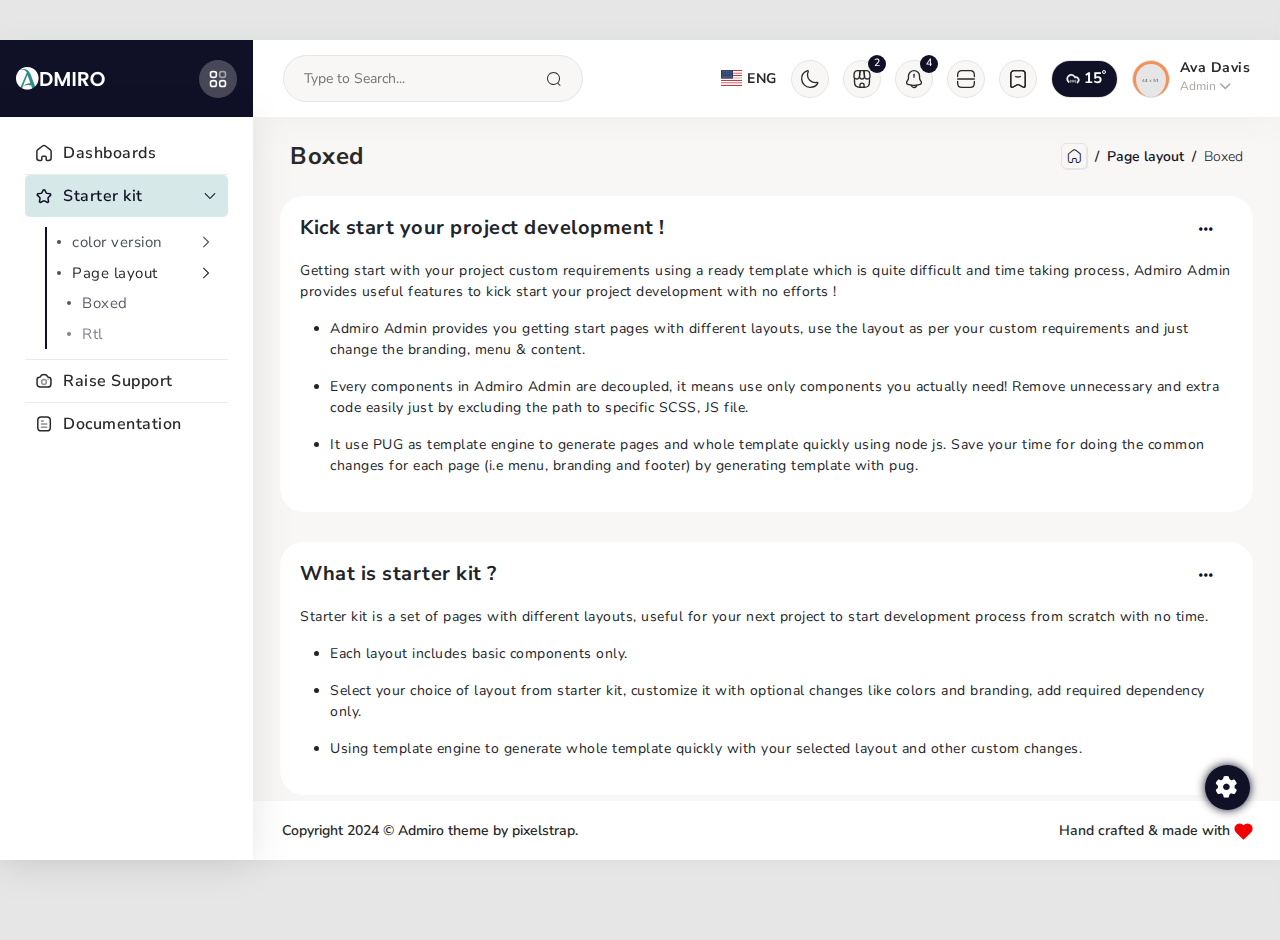
<file: starter-kit/boxed.html>
<!DOCTYPE html>
<html lang="en">
  <head>
    <meta http-equiv="Content-Type" content="text/html; charset=UTF-8">
    <meta http-equiv="X-UA-Compatible" content="IE=edge">
    <meta name="viewport" content="width=device-width, initial-scale=1.0">
    <meta name="description" content="Admiro admin is super flexible, powerful, clean &amp; modern responsive bootstrap 5 admin template with unlimited possibilities.">
    <meta name="keywords" content="admin template, Admiro admin template, best javascript admin, dashboard template, bootstrap admin template, responsive admin template, web app">
    <meta name="author" content="pixelstrap">
    <title>Admiro - Premium Admin Template</title>
    <!-- Favicon icon-->
    <link rel="icon" href="../assets/images/favicon.png" type="image/x-icon">
    <link rel="shortcut icon" href="../assets/images/favicon.png" type="image/x-icon">
    <!-- Google font-->
    <link rel="preconnect" href="https://fonts.googleapis.com">
    <link rel="preconnect" href="https://fonts.gstatic.com" crossorigin="">
    <link href="https://fonts.googleapis.com/css2?family=Nunito+Sans:opsz,wght@6..12,200;6..12,300;6..12,400;6..12,500;6..12,600;6..12,700;6..12,800;6..12,900;6..12,1000&amp;display=swap" rel="stylesheet">
    <!-- Flag icon css -->
    <link rel="stylesheet" href="../assets/css/vendors/flag-icon.css">
    <!-- iconly-icon-->
    <link rel="stylesheet" href="../assets/css/iconly-icon.css">
    <link rel="stylesheet" href="../assets/css/bulk-style.css">
    <!-- iconly-icon-->
    <link rel="stylesheet" href="../assets/css/themify.css">
    <!--fontawesome-->
    <link rel="stylesheet" href="../assets/css/fontawesome-min.css">
    <!-- Whether Icon css-->
    <link rel="stylesheet" type="text/css" href="../assets/css/vendors/weather-icons/weather-icons.min.css">
    <link rel="stylesheet" type="text/css" href="../assets/css/vendors/scrollbar.css">
    <link rel="stylesheet" type="text/css" href="../assets/css/vendors/prism.css">
    <!-- App css -->
    <link id="color" rel="stylesheet" href="../assets/css/color-1.css" media="screen">
    <link rel="stylesheet" href="../assets/css/style.css">
  </head>
  <body class="box-layout">
    <!-- tap on top starts-->
    <div class="tap-top"><i class="iconly-Arrow-Up icli"></i></div>
    <!-- tap on tap ends-->
    <!-- loader-->
    <div class="loader-wrapper">
      <div class="loader"><span></span><span></span><span></span><span></span><span></span></div>
    </div>
    <!-- page-wrapper Start-->
    <div class="page-wrapper compact-wrapper" id="pageWrapper"> 
      <!-- Page header start -->
      <header class="page-header row">
        <div class="logo-wrapper d-flex align-items-center col-auto"><a href="index.html"><img class="light-logo img-fluid" src="../assets/images/logo/logo1.png" alt="logo"><img class="dark-logo img-fluid" src="../assets/images/logo/logo-dark.png" alt="logo"></a><a class="close-btn toggle-sidebar" href="javascript:void(0)">
            <svg class="svg-color">
              <use href="../assets/svg/iconly-sprite.svg#Category"></use>
            </svg></a></div>
        <div class="page-main-header col">
          <div class="header-left">
            <form class="form-inline search-full col" action="#" method="get">
              <div class="form-group w-100">
                <div class="Typeahead Typeahead--twitterUsers">
                  <div class="u-posRelative">
                    <input class="demo-input Typeahead-input form-control-plaintext w-100" type="text" placeholder="Search Admiro .." name="q" title="" autofocus>
                    <div class="spinner-border Typeahead-spinner" role="status"><span class="sr-only">Loading...</span></div><i class="close-search" data-feather="x"></i>
                  </div>
                  <div class="Typeahead-menu"></div>
                </div>
              </div>
            </form>
            <div class="form-group-header d-lg-block d-none">
              <div class="Typeahead Typeahead--twitterUsers">
                <div class="u-posRelative d-flex align-items-center"> 
                  <input class="demo-input py-0 Typeahead-input form-control-plaintext w-100" type="text" placeholder="Type to Search..." name="q" title=""><i class="search-bg iconly-Search icli"></i>
                </div>
              </div>
            </div>
          </div>
          <div class="nav-right">
            <ul class="header-right"> 
              <li class="custom-dropdown">
                <div class="translate_wrapper">
                  <div class="current_lang"><a class="lang" href="javascript:void(0)"><i class="flag-icon flag-icon-us"></i>
                      <h6 class="lang-txt f-w-700">ENG</h6></a></div>
                  <ul class="custom-menu profile-menu language-menu py-0 more_lang">
                                  <li class="d-block"><a class="lang" href="#" data-value="English"><i class="flag-icon flag-icon-us"></i>
                                      <div class="lang-txt">English</div></a></li>
                                  <li class="d-block"><a class="lang" href="#" data-value="fr"><i class="flag-icon flag-icon-fr"></i>
                                      <div class="lang-txt">Français</div></a></li>
                                  <li class="d-block"><a class="lang" href="#" data-value="es"><i class="flag-icon flag-icon-es"></i>
                                      <div class="lang-txt">Español</div></a></li>
                  </ul>
                </div>
              </li>
              <li class="search d-lg-none d-flex"> <a href="javascript:void(0)"> 
                  <svg>
                    <use href="../assets/svg/iconly-sprite.svg#Search"></use>
                  </svg></a></li>
              <li>  <a class="dark-mode" href="javascript:void(0)">
                  <svg>
                    <use href="../assets/svg/iconly-sprite.svg#moondark"></use>
                  </svg></a></li>
              <li class="custom-dropdown"><a href="javascript:void(0)">
                  <svg>
                    <use href="../assets/svg/iconly-sprite.svg#cart-icon"></use>
                  </svg></a><span class="badge rounded-pill badge-primary">2</span>
                <div class="custom-menu cart-dropdown py-0 overflow-hidden">
                  <h3 class="title dropdown-title">Cart</h3>
                  <ul class="pb-0">
                    <li>
                      <div class="d-flex"><img class="img-fluid b-r-5 me-3 img-60" src="../assets/images/dashboard-2/1.png" alt="">
                        <div class="flex-grow-1"><span class="f-w-600">Watch multicolor</span>
                          <div class="qty-box">
                            <div class="input-group"><span class="input-group-prepend">
                                <button class="btn quantity-left-minus" type="button" data-type="minus" data-field="">-</button></span>
                              <input class="form-control input-number" type="text" name="quantity" value="1"><span class="input-group-prepend">
                                <button class="btn quantity-right-plus" type="button" data-type="plus" data-field="">+</button></span>
                            </div>
                          </div>
                          <h6 class="font-primary">$500</h6>
                        </div>
                        <div class="close-circle"><a class="bg-danger" href="#"><i data-feather="x"></i></a></div>
                      </div>
                    </li>
                    <li>
                      <div class="d-flex"><img class="img-fluid b-r-5 me-3 img-60" src="../assets/images/dashboard-2/2.png" alt="">
                        <div class="flex-grow-1"><span class="f-w-600">Airpods</span>
                          <div class="qty-box">
                            <div class="input-group"><span class="input-group-prepend">
                                <button class="btn quantity-left-minus" type="button" data-type="minus" data-field="">-</button></span>
                              <input class="form-control input-number" type="text" name="quantity" value="1"><span class="input-group-prepend">
                                <button class="btn quantity-right-plus" type="button" data-type="plus" data-field="">+</button></span>
                            </div>
                          </div>
                          <h6 class="font-primary">$500.00</h6>
                        </div>
                        <div class="close-circle"><a class="bg-danger" href="#"><i data-feather="x"></i></a></div>
                      </div>
                    </li>
                    <li class="total">
                      <h6 class="mb-0">Order Total : <span class="f-w-600">$1000.00</span></h6>
                    </li>
                    <li class="text-center"><a class="d-block mb-3 view-cart f-w-700 text-primary" href="../template/cart.html">Go to your cart</a><a class="btn btn-primary view-checkout text-white" href="../template/checkout.html">Checkout</a></li>
                  </ul>
                </div>
              </li>
              <li class="custom-dropdown"><a href="javascript:void(0)">
                  <svg>
                    <use href="../assets/svg/iconly-sprite.svg#notification"></use>
                  </svg></a><span class="badge rounded-pill badge-primary">4</span>
                <div class="custom-menu notification-dropdown py-0 overflow-hidden">
                  <h3 class="title bg-primary-light dropdown-title">Notification <span class="font-primary">View all</span></h3>
                  <ul class="activity-timeline">
                    <li class="d-flex align-items-start">
                      <div class="activity-line"></div>
                      <div class="activity-dot-primary"></div>
                      <div class="flex-grow-1">
                        <h6 class="f-w-600 font-primary">30-04-2024<span>Today</span><span class="circle-dot-primary float-end">
                            <svg class="circle-color">
                              <use href="../assets/svg/iconly-sprite.svg#circle"></use>
                            </svg></span></h6>
                        <h5>Alice Goodwin</h5>
                        <p class="mb-0">Fashion should be fun. It shouldn't be labelled intellectual.</p>
                      </div>
                    </li>
                                  <li class="d-flex align-items-start">
                                    <div class="activity-dot-secondary"></div>
                                    <div class="flex-grow-1">
                                      <h6 class="f-w-600 font-secondary">28-06-2024<span>1 hour ago</span><span class="float-end circle-dot-secondary">
                                          <svg class="circle-color">
                                            <use href="../assets/svg/iconly-sprite.svg#circle"></use>
                                          </svg></span></h6>
                                      <h5>Herry Venter</h5>
                                      <p>I am convinced that there can be luxury in simplicity.</p>
                                    </div>
                                  </li>
                                  <li class="d-flex align-items-start">
                                    <div class="activity-dot-primary"></div>
                                    <div class="flex-grow-1">
                                      <h6 class="f-w-600 font-primary">04-08-2024<span>Today</span><span class="float-end circle-dot-primary">
                                          <svg class="circle-color">
                                            <use href="../assets/svg/iconly-sprite.svg#circle"></use>
                                          </svg></span></h6>
                                      <h5>Loain Deo</h5>
                                      <p>I feel that things happen for open new opportunities.</p>
                                    </div>
                                  </li>
                                  <li class="d-flex align-items-start">
                                    <div class="activity-dot-secondary"></div>
                                    <div class="flex-grow-1">
                                      <h6 class="f-w-600 font-secondary">12-11-2024<span>Yesterday</span><span class="float-end circle-dot-secondary">
                                          <svg class="circle-color">
                                            <use href="../assets/svg/iconly-sprite.svg#circle"></use>
                                          </svg></span></h6>
                                      <h5>Fenter Jessy</h5>
                                      <p>Sometimes the simplest things are the most profound.</p>
                                    </div>
                                  </li>
                  </ul>
                </div>
              </li>
              <li><a class="full-screen" href="javascript:void(0)"> 
                  <svg>
                    <use href="../assets/svg/iconly-sprite.svg#scanfull"></use>
                  </svg></a></li>
              <li class="custom-dropdown"><a href="javascript:void(0)">
                  <svg>
                    <use href="../assets/svg/iconly-sprite.svg#bookmark"></use>
                  </svg></a>
                <div class="custom-menu bookmark-dropdown py-0 overflow-hidden">
                  <h3 class="title bg-primary-light dropdown-title">Bookmark</h3>
                  <ul> 
                    <li> 
                      <form class="mb-0">
                        <div class="input-group">
                          <input class="form-control" type="text" placeholder="Search Bookmark..."><span class="input-group-text">
                            <svg class="svg-color">
                              <use href="../assets/svg/iconly-sprite.svg#Search"></use>
                            </svg></span>
                        </div>
                      </form>
                    </li>
                                  <li class="d-flex align-items-center">
                                    <div class="flex-shrink-0 me-2 btn-activity-primary"><a href="../template/index.html">
                                        <svg class="svg-color">
                                          <use href="../assets/svg/iconly-sprite.svg#cube"></use>
                                        </svg></a></div>
                                    <div class="d-flex justify-content-between align-items-center w-100"><a href="../template/index.html">Dashboard</a>
                                      <svg class="svg-color icon-star">
                                        <use href="../assets/svg/iconly-sprite.svg#star"></use>
                                      </svg>
                                    </div>
                                  </li>
                                  <li class="d-flex align-items-center">
                                    <div class="flex-shrink-0 me-2 btn-activity-secondary"><a href="../template/to-do.html">
                                        <svg class="svg-color">
                                          <use href="../assets/svg/iconly-sprite.svg#check"></use>
                                        </svg></a></div>
                                    <div class="d-flex justify-content-between align-items-center w-100"><a href="../template/to-do.html">To-do</a>
                                      <svg class="svg-color icon-star">
                                        <use href="../assets/svg/iconly-sprite.svg#star"></use>
                                      </svg>
                                    </div>
                                  </li>
                                  <li class="d-flex align-items-center">
                                    <div class="flex-shrink-0 me-2 btn-activity-danger"><a href="../template/apex_chart.html">
                                        <svg class="svg-color">
                                          <use href="../assets/svg/iconly-sprite.svg#pie"></use>
                                        </svg></a></div>
                                    <div class="d-flex justify-content-between align-items-center w-100"><a href="../template/apex_chart.html">Chart</a>
                                      <svg class="svg-color icon-star">
                                        <use href="../assets/svg/iconly-sprite.svg#star"></use>
                                      </svg>
                                    </div>
                                  </li>
                  </ul>
                </div>
              </li>
              <li class="cloud-design"><a class="cloud-mode">
                  <svg class="climacon climacon_cloudDrizzle" id="cloudDrizzle" version="1.1" viewBox="15 15 70 70">
                    <g class="climacon_iconWrap climacon_iconWrap-cloudDrizzle">
                      <g class="climacon_wrapperComponent climacon_wrapperComponent-drizzle">
                        <path class="climacon_component climacon_component-stroke climacon_component-stroke_drizzle climacon_component-stroke_drizzle-left" d="M42.001,53.644c1.104,0,2,0.896,2,2v3.998c0,1.105-0.896,2-2,2c-1.105,0-2.001-0.895-2.001-2v-3.998C40,54.538,40.896,53.644,42.001,53.644z"></path>
                        <path class="climacon_component climacon_component-stroke climacon_component-stroke_drizzle climacon_component-stroke_drizzle-middle" d="M49.999,53.644c1.104,0,2,0.896,2,2v4c0,1.104-0.896,2-2,2s-1.998-0.896-1.998-2v-4C48.001,54.54,48.896,53.644,49.999,53.644z"></path>
                        <path class="climacon_component climacon_component-stroke climacon_component-stroke_drizzle climacon_component-stroke_drizzle-right" d="M57.999,53.644c1.104,0,2,0.896,2,2v3.998c0,1.105-0.896,2-2,2c-1.105,0-2-0.895-2-2v-3.998C55.999,54.538,56.894,53.644,57.999,53.644z"></path>
                      </g>
                      <g class="climacon_wrapperComponent climacon_wrapperComponent-cloud">
                        <path class="climacon_component climacon_component-stroke climacon_component-stroke_cloud" d="M63.999,64.944v-4.381c2.387-1.386,3.998-3.961,3.998-6.92c0-4.418-3.58-8-7.998-8c-1.603,0-3.084,0.481-4.334,1.291c-1.232-5.316-5.973-9.29-11.664-9.29c-6.628,0-11.999,5.372-11.999,12c0,3.549,1.55,6.729,3.998,8.926v4.914c-4.776-2.769-7.998-7.922-7.998-13.84c0-8.836,7.162-15.999,15.999-15.999c6.004,0,11.229,3.312,13.965,8.203c0.664-0.113,1.336-0.205,2.033-0.205c6.627,0,11.998,5.373,11.998,12C71.997,58.864,68.655,63.296,63.999,64.944z"></path>
                      </g>
                    </g>
                  </svg>
                  <h3>15</h3></a></li>
              <li class="profile-nav custom-dropdown">
                <div class="user-wrap">
                  <div class="user-img"><img src="../assets/images/profile.png" alt="user"></div>
                  <div class="user-content">
                    <h6>Ava Davis</h6>
                    <p class="mb-0">Admin<i class="fa-solid fa-chevron-down"></i></p>
                  </div>
                </div>
                <div class="custom-menu overflow-hidden">
                  <ul class="profile-body">
                    <li class="d-flex"> 
                      <svg class="svg-color">
                        <use href="../assets/svg/iconly-sprite.svg#Profile"></use>
                      </svg><a class="ms-2" href="../template/user-profile.html">Account</a>
                    </li>
                    <li class="d-flex"> 
                      <svg class="svg-color">
                        <use href="../assets/svg/iconly-sprite.svg#Message"></use>
                      </svg><a class="ms-2" href="../template/letter-box.html">Inbox</a>
                    </li>
                    <li class="d-flex"> 
                      <svg class="svg-color">
                        <use href="../assets/svg/iconly-sprite.svg#Document"></use>
                      </svg><a class="ms-2" href="../template/to-do.html">Task</a>
                    </li>
                    <li class="d-flex"> 
                      <svg class="svg-color">
                        <use href="../assets/svg/iconly-sprite.svg#Login"></use>
                      </svg><a class="ms-2" href="../template/login.html">Log Out</a>
                    </li>
                  </ul>
                </div>
              </li>
            </ul>
          </div>
        </div>
      </header>
      <!-- Page header end-->
      <!-- Page Body Start-->
      <div class="page-body-wrapper">
        <!-- Page sidebar start-->
        <aside class="page-sidebar">
          <div class="main-sidebar" id="main-sidebar">
            <ul class="sidebar-menu" id="simple-bar">
              <li class="pin-title sidebar-main-title">   
                <div> 
                  <h6 class="sidebar-title">Pinned</h6>
                </div>
              </li>
              <li class="sidebar-list"> <i class="fa-solid fa-thumbtack"></i><a class="sidebar-link" href="../template/index.html">
                  <svg class="stroke-icon">
                    <use href="../assets/svg/iconly-sprite.svg#Home-dashboard"></use>
                  </svg>
                  <h6 class="f-w-600">Dashboards</h6></a></li>
              <li class="sidebar-list"> <i class="fa-solid fa-thumbtack"></i><a class="sidebar-link" href="javascript:void(0)">
                  <svg class="stroke-icon">
                    <use href="../assets/svg/iconly-sprite.svg#Star-kit"></use>
                  </svg>
                  <h6 class="f-w-600">Starter kit</h6><i class="iconly-Arrow-Right-2 icli"> </i></a>
                <ul class="sidebar-submenu">
                  <li><a class="submenu-title" href="javascript:void(0)">color version<i class="iconly-Arrow-Right-2 icli"> </i></a>
                    <ul class="according-submenu">
                      <li> <a href="index.html">Layout Light</a></li>
                      <li> <a href="layout-dark.html">Layout Dark</a></li>
                    </ul>
                  </li>
                  <li><a class="submenu-title" href="javascript:void(0)">Page layout<i class="iconly-Arrow-Right-2 icli"> </i></a>
                    <ul class="according-submenu">
                      <li> <a href="boxed.html">Boxed</a></li>
                      <li> <a href="layout-rtl.html">Rtl</a></li>
                    </ul>
                  </li>
                </ul>
              </li>
              <li class="sidebar-list"> <i class="fa-solid fa-thumbtack"></i><a class="sidebar-link" href="https://support.pixelstrap.com/">
                  <svg class="stroke-icon">
                    <use href="../assets/svg/iconly-sprite.svg#Camera"></use>
                  </svg>
                  <h6 class="f-w-600">Raise Support</h6></a></li>
              <li class="sidebar-list"> <i class="fa-solid fa-thumbtack"></i><a class="sidebar-link" href="https://docs.pixelstrap.net/admin/admiro/document/">
                  <svg class="stroke-icon">
                    <use href="../assets/svg/iconly-sprite.svg#Document"></use>
                  </svg>
                  <h6 class="f-w-600">Documentation</h6></a></li>
            </ul>
          </div>
        </aside>
        <!-- Page sidebar end-->
        <div class="page-body">
          <div class="container-fluid">
            <div class="page-title">
              <div class="row">
                <div class="col-sm-6 col-12">
                  <h2>Boxed</h2>
                </div>
                <div class="col-sm-6 col-12">
                  <ol class="breadcrumb">
                    <li class="breadcrumb-item"><a href="index.html"><i class="iconly-Home icli svg-color"></i></a></li>
                    <li class="breadcrumb-item">Page layout</li>
                    <li class="breadcrumb-item active">Boxed</li>
                  </ol>
                </div>
              </div>
            </div>
          </div>
          <!-- Container-fluid starts-->
          <div class="container-fluid">
            <div class="row starter-main">
              <div class="col-sm-12">
                <div class="card">
                  <div class="card-header card-no-border pb-0">
                    <h3>Kick start your project development !</h3>
                    <div class="card-header-right">
                      <ul class="list-unstyled card-option">
                        <li><i class="fa-solid fa-ellipsis"></i></li>
                        <li><i class="fa-solid fa-code view-html"></i></li>
                        <li><i class="fa-solid fa-maximize full-card"></i></li>
                        <li><i class="fa-solid fa-minus minimize-card"></i></li>
                        <li><i class="fa-solid fa-rotate-right reload-card"></i></li>
                        <li><i class="fa-solid fa-xmark close-card"></i></li>
                      </ul>
                    </div>
                  </div>
                  <div class="card-body">
                    <p>Getting start with your project custom requirements using a ready template which is quite difficult and time taking process, Admiro Admin provides useful features to kick start your project development with no efforts !</p>
                    <ul>
                      <li>
                        <p>Admiro Admin provides you getting start pages with different layouts, use the layout as per your custom requirements and just change the branding, menu & content.</p>
                      </li>
                      <li>
                        <p>Every components in Admiro Admin are decoupled, it means use only components you actually need! Remove unnecessary and extra code easily just by excluding the path to specific SCSS, JS file.</p>
                      </li>
                      <li>
                        <p>It use PUG as template engine to generate pages and whole template quickly using node js. Save your time for doing the common changes for each page (i.e menu, branding and footer) by generating template with pug.</p>
                      </li>
                    </ul>
                    <div class="code-box-copy">
                      <button class="code-box-copy__btn btn-clipboard" data-clipboard-target="#example-head" title="Copy"><i class="fa-regular fa-copy"></i></button>
                      <pre><code class="language-html" id="example-head">&lt;!-- Cod Box Copy begin --&gt;
&lt;p&gt;Getting start with your project custom requirements using a ready template which is quite difficult and time taking process, Admiro Admin provides useful features to kick start your project development with no efforts !&lt;/p&gt;
&lt;ul&gt;
&lt;li&gt;&lt;p&gt;Admiro Admin provides you getting start pages with different layouts, use the layout as per your custom requirements and just change the branding, menu & content.&lt;/p&gt;&lt;/li&gt;
&lt;li&gt;&lt;p&gt;Every components in Admiro Admin are decoupled, it means use only components you actually need! Remove unnecessary and extra code easily just by excluding the path to specific SCSS, JS file.&lt;/p&gt;&lt;/li&gt;
&lt;li&gt;&lt;p&gt;It use PUG as template engine to generate pages and whole template quickly using node js. Save your time for doing the common changes for each page (i.e menu, branding and footer) by generating template with pug.&lt;/p&gt;&lt;/li&gt;
&lt;/ul&gt;
&lt;!-- Cod Box Copy end --&gt;</code></pre>
                    </div>
                  </div>
                </div>
              </div>
              <div class="col-sm-12">
                <div class="card">
                  <div class="card-header card-no-border pb-0">
                    <h3>What is starter kit ?</h3>
                    <div class="card-header-right">
                      <ul class="list-unstyled card-option">
                        <li><i class="fa-solid fa-ellipsis"></i></li>
                        <li><i class="fa-solid fa-code view-html"></i></li>
                        <li><i class="fa-solid fa-maximize full-card"></i></li>
                        <li><i class="fa-solid fa-minus minimize-card"></i></li>
                        <li><i class="fa-solid fa-rotate-right reload-card"></i></li>
                        <li><i class="fa-solid fa-xmark close-card"></i></li>
                      </ul>
                    </div>
                  </div>
                  <div class="card-body">
                    <p>Starter kit is a set of pages with different layouts, useful for your next project to start development process from scratch with no time.</p>
                    <ul>
                      <li>
                        <p>Each layout includes basic components only.</p>
                      </li>
                      <li>
                        <p>Select your choice of layout from starter kit, customize it with optional changes like colors and branding, add required dependency only.</p>
                      </li>
                      <li>
                        <p>Using template engine to generate whole template quickly with your selected layout and other custom changes. </p>
                      </li>
                    </ul>
                    <div class="code-box-copy">
                      <button class="code-box-copy__btn btn-clipboard" data-clipboard-target="#example-head1" title="Copy"><i class="fa-regular fa-copy"></i></button>
                      <pre><code class="language-html" id="example-head1">&lt;!-- Cod Box Copy begin --&gt;
&lt;p&gt;Starter kit is a set of pages with different layouts, useful for your next project to start development process from scratch with no time. &lt;/p&gt;
&lt;ul&gt;
&lt;li&gt;&lt;p&gt;Each layout includes basic components only.&lt;/p&gt;&lt;/li&gt;
&lt;li&gt;&lt;p&gt;Select your choice of layout from starter kit, customize it with optional changes like colors and branding, add required dependency only.&lt;/p&gt;&lt;/li&gt;
&lt;li&gt;&lt;p&gt;Using template engine to generate whole template quickly with your selected layout and other custom changes.&lt;/p&gt;&lt;/li&gt;
&lt;/ul&gt;
&lt;!-- Cod Box Copy end --&gt;</code></pre>
                    </div>
                  </div>
                </div>
              </div>
              <div class="col-sm-12">
                <div class="card">
                  <div class="card-header card-no-border pb-0">
                    <h3>How to use starter kit ?</h3>
                    <div class="card-header-right">
                      <ul class="list-unstyled card-option">
                        <li><i class="fa-solid fa-ellipsis"></i></li>
                        <li><i class="fa-solid fa-code view-html"></i></li>
                        <li><i class="fa-solid fa-maximize full-card"></i></li>
                        <li><i class="fa-solid fa-minus minimize-card"></i></li>
                        <li><i class="fa-solid fa-rotate-right reload-card"></i></li>
                        <li><i class="fa-solid fa-xmark close-card"></i></li>
                      </ul>
                    </div>
                  </div>
                  <div class="card-body">
                    <p><span class="f-w-600">HTML</span></p>
                    <p>If you know just HTML, select your choice of layout from starter kit folder, customize it with optional changes like colors and branding, add required dependency only.</p>
                    <p><span class="f-w-600">PUG</span></p>
                    <p>To use PUG it required node.js and basic knowledge of using it. Using PUG as template engine to generate whole template quickly with your selected layout and other custom changes. To getting start with PUG usage & template generating process please refer template documentation.</p>
                    <div class="alert alert-primary inverse" role="alert"><i class="icon-info-alt"></i>
                      <h4>Tips!</h4>
                      <p>Hideable navbar option is available for fixed navbar with static navigation only. Works in top and bottom positions, single and multiple navbars.</p>
                    </div>
                    <div class="code-box-copy">
                      <button class="code-box-copy__btn btn-clipboard" data-clipboard-target="#example-head2" title="Copy"><i class="fa-regular fa-copy"></i></button>
                      <pre><code class="language-html" id="example-head2">&lt;!-- Cod Box Copy begin --&gt;
&lt;p&gt;&lt;span class="f-w-600"&gt;HTML&lt;/span&gt;&lt;/p&gt;
&lt;p&gt;If you know just HTML, select your choice of layout from starter kit folder, customize it with optional changes like colors and branding, add required dependency only.&lt;/p&gt;
&lt;p&gt;&lt;span class="f-w-600"&gt;PUG&lt;/span&gt;&lt;/p&gt;
&lt;p&gt;To use PUG it required node.js and basic knowledge of using it. Using PUG as template engine to generate whole template quickly with your selected layout and other custom changes. To getting start with PUG usage & template generating process please refer template documentation.&lt;/p&gt;
&lt;div class="alert alert-primary inverse" role="alert"&gt;
&lt;i class="icon-info-alt"&gt;&lt;/i&gt;
&lt;h4&gt;Tips!&lt;/h4&gt;
&lt;p&gt;Hideable navbar option is available for fixed navbar with static navigation only. Works in top and bottom positions, single and multiple navbars.&lt;/p&gt;
&lt;/div&gt;
&lt;!-- Cod Box Copy end --&gt;</code></pre>
                    </div>
                  </div>
                </div>
              </div>
              <div class="col-sm-12">
                <div class="card">
                  <div class="card-header card-no-border pb-0">
                    <h3>Simple Card</h3>
                  </div>
                  <div class="card-body">
                    <h6>HTML Ipsum Presents</h6>
                    <p><strong>Pellentesque habitant morbi tristique</strong> senectus et netus et malesuada fames ac turpis egestas. Vestibulum tortor quam, feugiat vitae, ultricies eget, tempor sit amet, ante. Donec eu libero sit amet quam egestas
                                                          semper. <em>Aenean ultricies mi vitae est.</em> Mauris placerat eleifend leo. Quisque sit amet est et sapien ullamcorper pharetra. Vestibulum erat wisi, condimentum sed, <code>commodo vitae</code>, ornare sit amet, wisi. Aenean
                                                          fermentum, elit eget tincidunt condimentum, eros ipsum rutrum orci, sagittis tempus lacus enim ac dui. <a href="#">Donec non enim</a> in turpis pulvinar facilisis. Ut felis.
                    </p>
                    <h6>Header Level 2</h6>
                    <ol>
                      <li>Lorem ipsum dolor sit amet, consectetuer adipiscing elit.</li>
                      <li>Aliquam tincidunt mauris eu risus.</li>
                    </ol>
                    <blockquote>
                      <p>
                        Lorem ipsum dolor sit amet, consectetur adipiscing elit. Vivamus magna. Cras in mi at felis aliquet congue. Ut a est eget ligula molestie gravida. Curabitur massa. Donec eleifend, libero at sagittis mollis, tellus est malesuada
                        tellus, at luctus turpis elit sit amet quam. Vivamus pretium ornare est.
                      </p>
                    </blockquote>
                    <h4>Header Level<span> 3</span></h4>
                    <ul>
                      <li>Lorem ipsum dolor sit amet, consectetuer adipiscing elit.</li>
                      <li>Aliquam tincidunt mauris eu risus.</li>
                    </ul>
                    <pre>#header h1 a {
  display: block;
  width: 300px;
  height: 80px;
}</pre>
                    <dl>
                      <dt>Definition list</dt>
                      <dd>Consectetur adipisicing elit, sed do eiusmod tempor incididunt ut labore et dolore magna aliqua. Ut enim ad minim veniam, quis nostrud exercitation ullamco laboris nisi ut aliquip ex ea commodo consequat.</dd>
                      <dt>Lorem ipsum dolor sit amet</dt>
                      <dd>Consectetur adipisicing elit, sed do eiusmod tempor incididunt ut labore et dolore magna aliqua. Ut enim ad minim veniam, quis nostrud exercitation ullamco laboris nisi ut aliquip ex ea commodo consequat.</dd>
                    </dl>
                  </div>
                </div>
              </div>
              <div class="col-md-6">
                <div class="card">
                  <div class="card-header card-no-border pb-0">
                    <h3>With Header</h3>
                  </div>
                  <div class="card-body">
                    <h4>Content title</h4>
                    <p>Add a heading to card with <code>.card-header</code> class</p>
                    <p>You may also include any &lt;h1&gt;-&lt;h6&gt; with a <code>.card-header </code> & <code>.card-title</code> class to add heading.</p>
                    <p>Jelly beans sugar plum cheesecake cookie oat cake soufflé. Tart lollipop carrot cake sugar plum. Marshmallow wafer tiramisu jelly beans.</p>
                  </div>
                </div>
              </div>
              <div class="col-md-6">
                <div class="card">
                  <div class="card-header card-no-border pb-0">
                    <h3>With Header & No Border</h3>
                  </div>
                  <div class="card-body">
                    <h4>Content title</h4>
                    <p>Add a heading to card with <code>.card-header </code> class & without header border<code>.border-bottom-0</code> class.</p>
                    <p>You may also include any &lt;h1&gt;-&lt;h6&gt; with a <code>.card-header </code> & <code>.card-title</code> class to add heading.</p>
                    <p>Gingerbread brownie sweet roll cheesecake chocolate cake jelly beans marzipan gummies dessert. Jelly beans sugar plum cheesecake cookie oat cake soufflé.</p>
                  </div>
                </div>
              </div>
            </div>
          </div>
          <!-- Container-fluid Ends-->
        </div>
        <footer class="footer"> 
          <div class="container-fluid">
            <div class="row"> 
              <div class="col-md-6 footer-copyright">
                <p class="mb-0">Copyright 2024 © Admiro theme by pixelstrap.</p>
              </div>
              <div class="col-md-6">
                <p class="float-end mb-0">Hand crafted &amp; made with
                  <svg class="svg-color footer-icon">
                    <use href="../assets/svg/iconly-sprite.svg#heart"></use>
                  </svg>
                </p>
              </div>
            </div>
          </div>
        </footer>
      </div>
    </div>
    <!-- jquery-->
    <script src="../assets/js/vendors/jquery/jquery.min.js"></script>
    <!-- bootstrap js-->
    <script src="../assets/js/vendors/bootstrap/dist/js/bootstrap.bundle.min.js" defer=""></script>
    <script src="../assets/js/vendors/bootstrap/dist/js/popper.min.js" defer=""></script>
    <!--fontawesome-->
    <script src="../assets/js/vendors/font-awesome/fontawesome-min.js"></script>
    <!-- feather-->
    <script src="../assets/js/vendors/feather-icon/feather.min.js"></script>
    <script src="../assets/js/vendors/feather-icon/custom-script.js"></script>
    <!-- sidebar -->
    <script src="../assets/js/sidebar.js"></script>
    <!-- scrollbar-->
    <script src="../assets/js/scrollbar/simplebar.js"></script>
    <script src="../assets/js/scrollbar/custom.js"></script>
    <!-- theme_customizer-->
    <script src="../assets/js/theme-customizer/customizer.js"></script>
    <!-- prism-->
    <script src="../assets/js/prism/prism.min.js"></script>
    <!-- clipboard-->
    <script src="../assets/js/clipboard/clipboard.min.js"></script>
    <!-- customcard-->
    <script src="../assets/js/custom-card/custom-card.js"></script>
    <!-- custom script -->
    <script src="../assets/js/script.js"></script>
  </body>
</html>
</file>
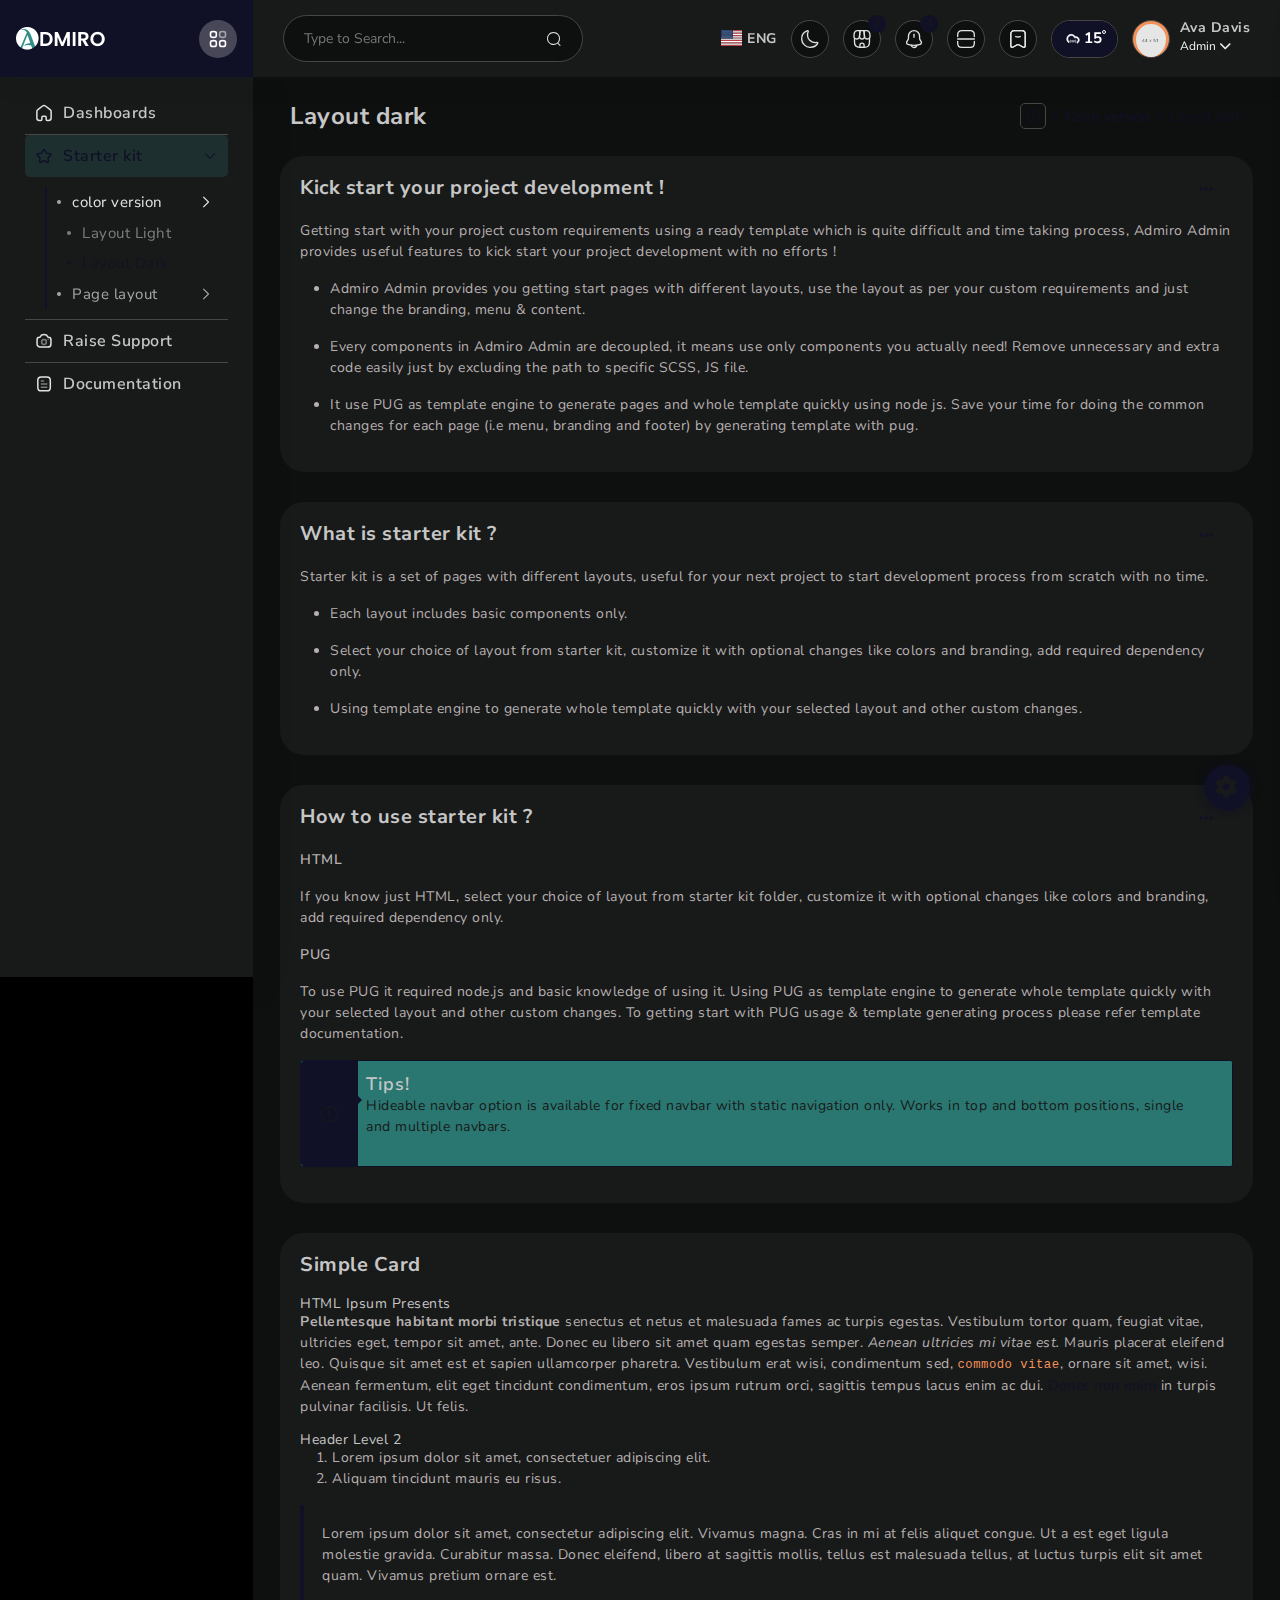
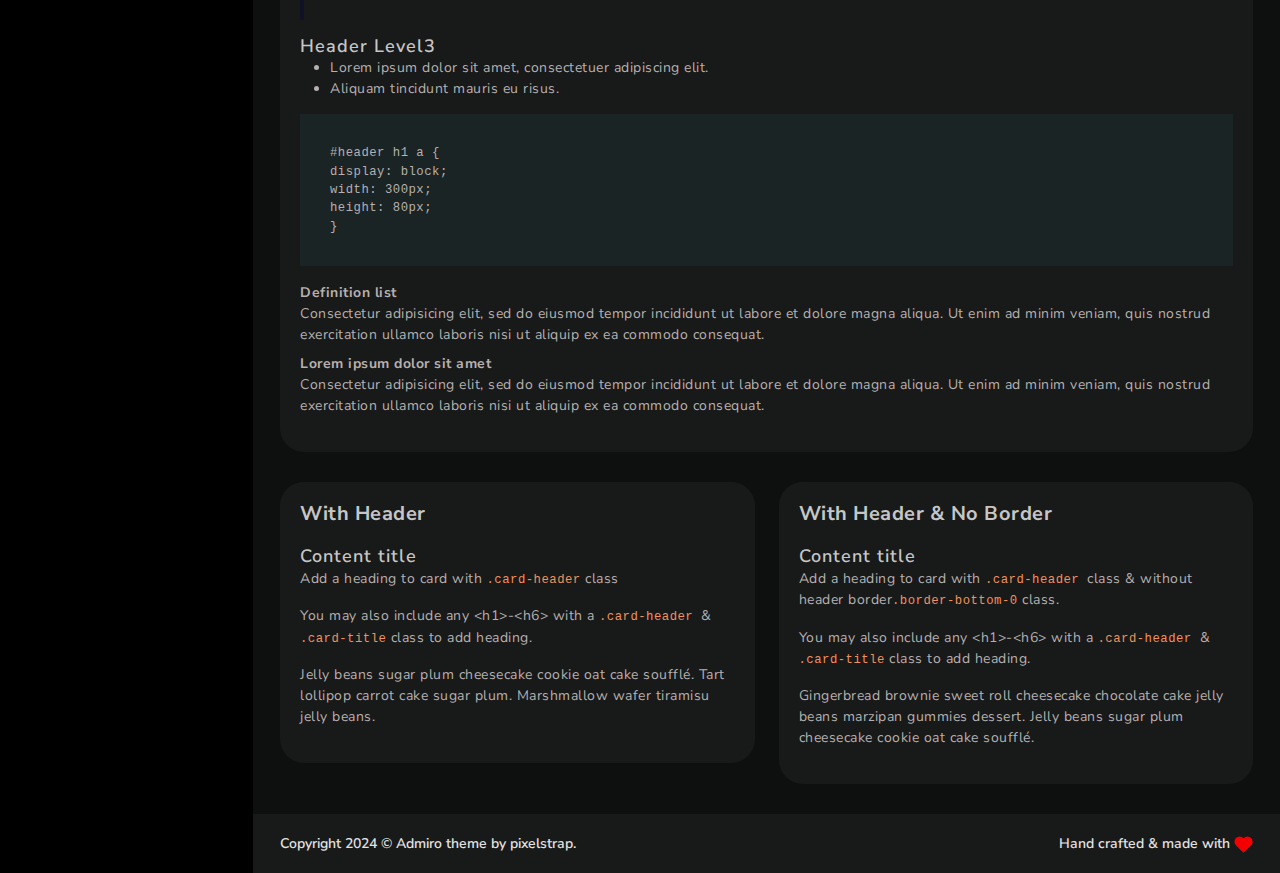
<file: starter-kit/layout-dark.html>
<!DOCTYPE html>
<html lang="en">
  <head>
    <meta http-equiv="Content-Type" content="text/html; charset=UTF-8">
    <meta http-equiv="X-UA-Compatible" content="IE=edge">
    <meta name="viewport" content="width=device-width, initial-scale=1.0">
    <meta name="description" content="Admiro admin is super flexible, powerful, clean &amp; modern responsive bootstrap 5 admin template with unlimited possibilities.">
    <meta name="keywords" content="admin template, Admiro admin template, best javascript admin, dashboard template, bootstrap admin template, responsive admin template, web app">
    <meta name="author" content="pixelstrap">
    <title>Admiro - Premium Admin Template</title>
    <!-- Favicon icon-->
    <link rel="icon" href="../assets/images/favicon.png" type="image/x-icon">
    <link rel="shortcut icon" href="../assets/images/favicon.png" type="image/x-icon">
    <!-- Google font-->
    <link rel="preconnect" href="https://fonts.googleapis.com">
    <link rel="preconnect" href="https://fonts.gstatic.com" crossorigin="">
    <link href="https://fonts.googleapis.com/css2?family=Nunito+Sans:opsz,wght@6..12,200;6..12,300;6..12,400;6..12,500;6..12,600;6..12,700;6..12,800;6..12,900;6..12,1000&amp;display=swap" rel="stylesheet">
    <!-- Flag icon css -->
    <link rel="stylesheet" href="../assets/css/vendors/flag-icon.css">
    <!-- iconly-icon-->
    <link rel="stylesheet" href="../assets/css/iconly-icon.css">
    <link rel="stylesheet" href="../assets/css/bulk-style.css">
    <!-- iconly-icon-->
    <link rel="stylesheet" href="../assets/css/themify.css">
    <!--fontawesome-->
    <link rel="stylesheet" href="../assets/css/fontawesome-min.css">
    <!-- Whether Icon css-->
    <link rel="stylesheet" type="text/css" href="../assets/css/vendors/weather-icons/weather-icons.min.css">
    <link rel="stylesheet" type="text/css" href="../assets/css/vendors/scrollbar.css">
    <link rel="stylesheet" type="text/css" href="../assets/css/vendors/prism.css">
    <!-- App css -->
    <link id="color" rel="stylesheet" href="../assets/css/color-1.css" media="screen">
    <link rel="stylesheet" href="../assets/css/style.css">
  </head>
  <body class="dark-only">
    <!-- tap on top starts-->
    <div class="tap-top"><i class="iconly-Arrow-Up icli"></i></div>
    <!-- tap on tap ends-->
    <!-- loader-->
    <div class="loader-wrapper">
      <div class="loader"><span></span><span></span><span></span><span></span><span></span></div>
    </div>
    <!-- page-wrapper Start-->
    <div class="page-wrapper compact-wrapper" id="pageWrapper"> 
      <!-- Page header start -->
      <header class="page-header row">
        <div class="logo-wrapper d-flex align-items-center col-auto"><a href="index.html"><img class="light-logo img-fluid" src="../assets/images/logo/logo1.png" alt="logo"><img class="dark-logo img-fluid" src="../assets/images/logo/logo-dark.png" alt="logo"></a><a class="close-btn toggle-sidebar" href="javascript:void(0)">
            <svg class="svg-color">
              <use href="../assets/svg/iconly-sprite.svg#Category"></use>
            </svg></a></div>
        <div class="page-main-header col">
          <div class="header-left">
            <form class="form-inline search-full col" action="#" method="get">
              <div class="form-group w-100">
                <div class="Typeahead Typeahead--twitterUsers">
                  <div class="u-posRelative">
                    <input class="demo-input Typeahead-input form-control-plaintext w-100" type="text" placeholder="Search Admiro .." name="q" title="" autofocus>
                    <div class="spinner-border Typeahead-spinner" role="status"><span class="sr-only">Loading...</span></div><i class="close-search" data-feather="x"></i>
                  </div>
                  <div class="Typeahead-menu"></div>
                </div>
              </div>
            </form>
            <div class="form-group-header d-lg-block d-none">
              <div class="Typeahead Typeahead--twitterUsers">
                <div class="u-posRelative d-flex align-items-center"> 
                  <input class="demo-input py-0 Typeahead-input form-control-plaintext w-100" type="text" placeholder="Type to Search..." name="q" title=""><i class="search-bg iconly-Search icli"></i>
                </div>
              </div>
            </div>
          </div>
          <div class="nav-right">
            <ul class="header-right"> 
              <li class="custom-dropdown">
                <div class="translate_wrapper">
                  <div class="current_lang"><a class="lang" href="javascript:void(0)"><i class="flag-icon flag-icon-us"></i>
                      <h6 class="lang-txt f-w-700">ENG</h6></a></div>
                  <ul class="custom-menu profile-menu language-menu py-0 more_lang">
                                  <li class="d-block"><a class="lang" href="#" data-value="English"><i class="flag-icon flag-icon-us"></i>
                                      <div class="lang-txt">English</div></a></li>
                                  <li class="d-block"><a class="lang" href="#" data-value="fr"><i class="flag-icon flag-icon-fr"></i>
                                      <div class="lang-txt">Français</div></a></li>
                                  <li class="d-block"><a class="lang" href="#" data-value="es"><i class="flag-icon flag-icon-es"></i>
                                      <div class="lang-txt">Español</div></a></li>
                  </ul>
                </div>
              </li>
              <li class="search d-lg-none d-flex"> <a href="javascript:void(0)"> 
                  <svg>
                    <use href="../assets/svg/iconly-sprite.svg#Search"></use>
                  </svg></a></li>
              <li>  <a class="dark-mode" href="javascript:void(0)">
                  <svg>
                    <use href="../assets/svg/iconly-sprite.svg#moondark"></use>
                  </svg></a></li>
              <li class="custom-dropdown"><a href="javascript:void(0)">
                  <svg>
                    <use href="../assets/svg/iconly-sprite.svg#cart-icon"></use>
                  </svg></a><span class="badge rounded-pill badge-primary">2</span>
                <div class="custom-menu cart-dropdown py-0 overflow-hidden">
                  <h3 class="title dropdown-title">Cart</h3>
                  <ul class="pb-0">
                    <li>
                      <div class="d-flex"><img class="img-fluid b-r-5 me-3 img-60" src="../assets/images/dashboard-2/1.png" alt="">
                        <div class="flex-grow-1"><span class="f-w-600">Watch multicolor</span>
                          <div class="qty-box">
                            <div class="input-group"><span class="input-group-prepend">
                                <button class="btn quantity-left-minus" type="button" data-type="minus" data-field="">-</button></span>
                              <input class="form-control input-number" type="text" name="quantity" value="1"><span class="input-group-prepend">
                                <button class="btn quantity-right-plus" type="button" data-type="plus" data-field="">+</button></span>
                            </div>
                          </div>
                          <h6 class="font-primary">$500</h6>
                        </div>
                        <div class="close-circle"><a class="bg-danger" href="#"><i data-feather="x"></i></a></div>
                      </div>
                    </li>
                    <li>
                      <div class="d-flex"><img class="img-fluid b-r-5 me-3 img-60" src="../assets/images/dashboard-2/2.png" alt="">
                        <div class="flex-grow-1"><span class="f-w-600">Airpods</span>
                          <div class="qty-box">
                            <div class="input-group"><span class="input-group-prepend">
                                <button class="btn quantity-left-minus" type="button" data-type="minus" data-field="">-</button></span>
                              <input class="form-control input-number" type="text" name="quantity" value="1"><span class="input-group-prepend">
                                <button class="btn quantity-right-plus" type="button" data-type="plus" data-field="">+</button></span>
                            </div>
                          </div>
                          <h6 class="font-primary">$500.00</h6>
                        </div>
                        <div class="close-circle"><a class="bg-danger" href="#"><i data-feather="x"></i></a></div>
                      </div>
                    </li>
                    <li class="total">
                      <h6 class="mb-0">Order Total : <span class="f-w-600">$1000.00</span></h6>
                    </li>
                    <li class="text-center"><a class="d-block mb-3 view-cart f-w-700 text-primary" href="../template/cart.html">Go to your cart</a><a class="btn btn-primary view-checkout text-white" href="../template/checkout.html">Checkout</a></li>
                  </ul>
                </div>
              </li>
              <li class="custom-dropdown"><a href="javascript:void(0)">
                  <svg>
                    <use href="../assets/svg/iconly-sprite.svg#notification"></use>
                  </svg></a><span class="badge rounded-pill badge-primary">4</span>
                <div class="custom-menu notification-dropdown py-0 overflow-hidden">
                  <h3 class="title bg-primary-light dropdown-title">Notification <span class="font-primary">View all</span></h3>
                  <ul class="activity-timeline">
                    <li class="d-flex align-items-start">
                      <div class="activity-line"></div>
                      <div class="activity-dot-primary"></div>
                      <div class="flex-grow-1">
                        <h6 class="f-w-600 font-primary">30-04-2024<span>Today</span><span class="circle-dot-primary float-end">
                            <svg class="circle-color">
                              <use href="../assets/svg/iconly-sprite.svg#circle"></use>
                            </svg></span></h6>
                        <h5>Alice Goodwin</h5>
                        <p class="mb-0">Fashion should be fun. It shouldn't be labelled intellectual.</p>
                      </div>
                    </li>
                                  <li class="d-flex align-items-start">
                                    <div class="activity-dot-secondary"></div>
                                    <div class="flex-grow-1">
                                      <h6 class="f-w-600 font-secondary">28-06-2024<span>1 hour ago</span><span class="float-end circle-dot-secondary">
                                          <svg class="circle-color">
                                            <use href="../assets/svg/iconly-sprite.svg#circle"></use>
                                          </svg></span></h6>
                                      <h5>Herry Venter</h5>
                                      <p>I am convinced that there can be luxury in simplicity.</p>
                                    </div>
                                  </li>
                                  <li class="d-flex align-items-start">
                                    <div class="activity-dot-primary"></div>
                                    <div class="flex-grow-1">
                                      <h6 class="f-w-600 font-primary">04-08-2024<span>Today</span><span class="float-end circle-dot-primary">
                                          <svg class="circle-color">
                                            <use href="../assets/svg/iconly-sprite.svg#circle"></use>
                                          </svg></span></h6>
                                      <h5>Loain Deo</h5>
                                      <p>I feel that things happen for open new opportunities.</p>
                                    </div>
                                  </li>
                                  <li class="d-flex align-items-start">
                                    <div class="activity-dot-secondary"></div>
                                    <div class="flex-grow-1">
                                      <h6 class="f-w-600 font-secondary">12-11-2024<span>Yesterday</span><span class="float-end circle-dot-secondary">
                                          <svg class="circle-color">
                                            <use href="../assets/svg/iconly-sprite.svg#circle"></use>
                                          </svg></span></h6>
                                      <h5>Fenter Jessy</h5>
                                      <p>Sometimes the simplest things are the most profound.</p>
                                    </div>
                                  </li>
                  </ul>
                </div>
              </li>
              <li><a class="full-screen" href="javascript:void(0)"> 
                  <svg>
                    <use href="../assets/svg/iconly-sprite.svg#scanfull"></use>
                  </svg></a></li>
              <li class="custom-dropdown"><a href="javascript:void(0)">
                  <svg>
                    <use href="../assets/svg/iconly-sprite.svg#bookmark"></use>
                  </svg></a>
                <div class="custom-menu bookmark-dropdown py-0 overflow-hidden">
                  <h3 class="title bg-primary-light dropdown-title">Bookmark</h3>
                  <ul> 
                    <li> 
                      <form class="mb-0">
                        <div class="input-group">
                          <input class="form-control" type="text" placeholder="Search Bookmark..."><span class="input-group-text">
                            <svg class="svg-color">
                              <use href="../assets/svg/iconly-sprite.svg#Search"></use>
                            </svg></span>
                        </div>
                      </form>
                    </li>
                                  <li class="d-flex align-items-center">
                                    <div class="flex-shrink-0 me-2 btn-activity-primary"><a href="../template/index.html">
                                        <svg class="svg-color">
                                          <use href="../assets/svg/iconly-sprite.svg#cube"></use>
                                        </svg></a></div>
                                    <div class="d-flex justify-content-between align-items-center w-100"><a href="../template/index.html">Dashboard</a>
                                      <svg class="svg-color icon-star">
                                        <use href="../assets/svg/iconly-sprite.svg#star"></use>
                                      </svg>
                                    </div>
                                  </li>
                                  <li class="d-flex align-items-center">
                                    <div class="flex-shrink-0 me-2 btn-activity-secondary"><a href="../template/to-do.html">
                                        <svg class="svg-color">
                                          <use href="../assets/svg/iconly-sprite.svg#check"></use>
                                        </svg></a></div>
                                    <div class="d-flex justify-content-between align-items-center w-100"><a href="../template/to-do.html">To-do</a>
                                      <svg class="svg-color icon-star">
                                        <use href="../assets/svg/iconly-sprite.svg#star"></use>
                                      </svg>
                                    </div>
                                  </li>
                                  <li class="d-flex align-items-center">
                                    <div class="flex-shrink-0 me-2 btn-activity-danger"><a href="../template/apex_chart.html">
                                        <svg class="svg-color">
                                          <use href="../assets/svg/iconly-sprite.svg#pie"></use>
                                        </svg></a></div>
                                    <div class="d-flex justify-content-between align-items-center w-100"><a href="../template/apex_chart.html">Chart</a>
                                      <svg class="svg-color icon-star">
                                        <use href="../assets/svg/iconly-sprite.svg#star"></use>
                                      </svg>
                                    </div>
                                  </li>
                  </ul>
                </div>
              </li>
              <li class="cloud-design"><a class="cloud-mode">
                  <svg class="climacon climacon_cloudDrizzle" id="cloudDrizzle" version="1.1" viewBox="15 15 70 70">
                    <g class="climacon_iconWrap climacon_iconWrap-cloudDrizzle">
                      <g class="climacon_wrapperComponent climacon_wrapperComponent-drizzle">
                        <path class="climacon_component climacon_component-stroke climacon_component-stroke_drizzle climacon_component-stroke_drizzle-left" d="M42.001,53.644c1.104,0,2,0.896,2,2v3.998c0,1.105-0.896,2-2,2c-1.105,0-2.001-0.895-2.001-2v-3.998C40,54.538,40.896,53.644,42.001,53.644z"></path>
                        <path class="climacon_component climacon_component-stroke climacon_component-stroke_drizzle climacon_component-stroke_drizzle-middle" d="M49.999,53.644c1.104,0,2,0.896,2,2v4c0,1.104-0.896,2-2,2s-1.998-0.896-1.998-2v-4C48.001,54.54,48.896,53.644,49.999,53.644z"></path>
                        <path class="climacon_component climacon_component-stroke climacon_component-stroke_drizzle climacon_component-stroke_drizzle-right" d="M57.999,53.644c1.104,0,2,0.896,2,2v3.998c0,1.105-0.896,2-2,2c-1.105,0-2-0.895-2-2v-3.998C55.999,54.538,56.894,53.644,57.999,53.644z"></path>
                      </g>
                      <g class="climacon_wrapperComponent climacon_wrapperComponent-cloud">
                        <path class="climacon_component climacon_component-stroke climacon_component-stroke_cloud" d="M63.999,64.944v-4.381c2.387-1.386,3.998-3.961,3.998-6.92c0-4.418-3.58-8-7.998-8c-1.603,0-3.084,0.481-4.334,1.291c-1.232-5.316-5.973-9.29-11.664-9.29c-6.628,0-11.999,5.372-11.999,12c0,3.549,1.55,6.729,3.998,8.926v4.914c-4.776-2.769-7.998-7.922-7.998-13.84c0-8.836,7.162-15.999,15.999-15.999c6.004,0,11.229,3.312,13.965,8.203c0.664-0.113,1.336-0.205,2.033-0.205c6.627,0,11.998,5.373,11.998,12C71.997,58.864,68.655,63.296,63.999,64.944z"></path>
                      </g>
                    </g>
                  </svg>
                  <h3>15</h3></a></li>
              <li class="profile-nav custom-dropdown">
                <div class="user-wrap">
                  <div class="user-img"><img src="../assets/images/profile.png" alt="user"></div>
                  <div class="user-content">
                    <h6>Ava Davis</h6>
                    <p class="mb-0">Admin<i class="fa-solid fa-chevron-down"></i></p>
                  </div>
                </div>
                <div class="custom-menu overflow-hidden">
                  <ul class="profile-body">
                    <li class="d-flex"> 
                      <svg class="svg-color">
                        <use href="../assets/svg/iconly-sprite.svg#Profile"></use>
                      </svg><a class="ms-2" href="../template/user-profile.html">Account</a>
                    </li>
                    <li class="d-flex"> 
                      <svg class="svg-color">
                        <use href="../assets/svg/iconly-sprite.svg#Message"></use>
                      </svg><a class="ms-2" href="../template/letter-box.html">Inbox</a>
                    </li>
                    <li class="d-flex"> 
                      <svg class="svg-color">
                        <use href="../assets/svg/iconly-sprite.svg#Document"></use>
                      </svg><a class="ms-2" href="../template/to-do.html">Task</a>
                    </li>
                    <li class="d-flex"> 
                      <svg class="svg-color">
                        <use href="../assets/svg/iconly-sprite.svg#Login"></use>
                      </svg><a class="ms-2" href="../template/login.html">Log Out</a>
                    </li>
                  </ul>
                </div>
              </li>
            </ul>
          </div>
        </div>
      </header>
      <!-- Page header end-->
      <!-- Page Body Start-->
      <div class="page-body-wrapper">
        <!-- Page sidebar start-->
        <aside class="page-sidebar">
          <div class="main-sidebar" id="main-sidebar">
            <ul class="sidebar-menu" id="simple-bar">
              <li class="pin-title sidebar-main-title">   
                <div> 
                  <h6 class="sidebar-title">Pinned</h6>
                </div>
              </li>
              <li class="sidebar-list"> <i class="fa-solid fa-thumbtack"></i><a class="sidebar-link" href="../template/index.html">
                  <svg class="stroke-icon">
                    <use href="../assets/svg/iconly-sprite.svg#Home-dashboard"></use>
                  </svg>
                  <h6 class="f-w-600">Dashboards</h6></a></li>
              <li class="sidebar-list"> <i class="fa-solid fa-thumbtack"></i><a class="sidebar-link" href="javascript:void(0)">
                  <svg class="stroke-icon">
                    <use href="../assets/svg/iconly-sprite.svg#Star-kit"></use>
                  </svg>
                  <h6 class="f-w-600">Starter kit</h6><i class="iconly-Arrow-Right-2 icli"> </i></a>
                <ul class="sidebar-submenu">
                  <li><a class="submenu-title" href="javascript:void(0)">color version<i class="iconly-Arrow-Right-2 icli"> </i></a>
                    <ul class="according-submenu">
                      <li> <a href="index.html">Layout Light</a></li>
                      <li> <a href="layout-dark.html">Layout Dark</a></li>
                    </ul>
                  </li>
                  <li><a class="submenu-title" href="javascript:void(0)">Page layout<i class="iconly-Arrow-Right-2 icli"> </i></a>
                    <ul class="according-submenu">
                      <li> <a href="boxed.html">Boxed</a></li>
                      <li> <a href="layout-rtl.html">Rtl</a></li>
                    </ul>
                  </li>
                </ul>
              </li>
              <li class="sidebar-list"> <i class="fa-solid fa-thumbtack"></i><a class="sidebar-link" href="https://support.pixelstrap.com/">
                  <svg class="stroke-icon">
                    <use href="../assets/svg/iconly-sprite.svg#Camera"></use>
                  </svg>
                  <h6 class="f-w-600">Raise Support</h6></a></li>
              <li class="sidebar-list"> <i class="fa-solid fa-thumbtack"></i><a class="sidebar-link" href="https://docs.pixelstrap.net/admin/admiro/document/">
                  <svg class="stroke-icon">
                    <use href="../assets/svg/iconly-sprite.svg#Document"></use>
                  </svg>
                  <h6 class="f-w-600">Documentation</h6></a></li>
            </ul>
          </div>
        </aside>
        <!-- Page sidebar end-->
        <div class="page-body">
          <div class="container-fluid">
            <div class="page-title">
              <div class="row">
                <div class="col-sm-6 col-12">
                  <h2>Layout dark</h2>
                </div>
                <div class="col-sm-6 col-12">
                  <ol class="breadcrumb">
                    <li class="breadcrumb-item"><a href="index.html"><i class="iconly-Home icli svg-color"></i></a></li>
                    <li class="breadcrumb-item">Color version</li>
                    <li class="breadcrumb-item active">Layout dark</li>
                  </ol>
                </div>
              </div>
            </div>
          </div>
          <!-- Container-fluid starts-->
          <div class="container-fluid">
            <div class="row starter-main">
              <div class="col-sm-12">
                <div class="card">
                  <div class="card-header card-no-border pb-0">
                    <h3>Kick start your project development !</h3>
                    <div class="card-header-right">
                      <ul class="list-unstyled card-option">
                        <li><i class="fa-solid fa-ellipsis"></i></li>
                        <li><i class="fa-solid fa-code view-html"></i></li>
                        <li><i class="fa-solid fa-maximize full-card"></i></li>
                        <li><i class="fa-solid fa-minus minimize-card"></i></li>
                        <li><i class="fa-solid fa-rotate-right reload-card"></i></li>
                        <li><i class="fa-solid fa-xmark close-card"></i></li>
                      </ul>
                    </div>
                  </div>
                  <div class="card-body">
                    <p>Getting start with your project custom requirements using a ready template which is quite difficult and time taking process, Admiro Admin provides useful features to kick start your project development with no efforts !</p>
                    <ul>
                      <li>
                        <p>Admiro Admin provides you getting start pages with different layouts, use the layout as per your custom requirements and just change the branding, menu & content.</p>
                      </li>
                      <li>
                        <p>Every components in Admiro Admin are decoupled, it means use only components you actually need! Remove unnecessary and extra code easily just by excluding the path to specific SCSS, JS file.</p>
                      </li>
                      <li>
                        <p>It use PUG as template engine to generate pages and whole template quickly using node js. Save your time for doing the common changes for each page (i.e menu, branding and footer) by generating template with pug.</p>
                      </li>
                    </ul>
                    <div class="code-box-copy">
                      <button class="code-box-copy__btn btn-clipboard" data-clipboard-target="#example-head" title="Copy"><i class="fa-regular fa-copy"></i></button>
                      <pre><code class="language-html" id="example-head">&lt;!-- Cod Box Copy begin --&gt;
&lt;p&gt;Getting start with your project custom requirements using a ready template which is quite difficult and time taking process, Admiro Admin provides useful features to kick start your project development with no efforts !&lt;/p&gt;
&lt;ul&gt;
&lt;li&gt;&lt;p&gt;Admiro Admin provides you getting start pages with different layouts, use the layout as per your custom requirements and just change the branding, menu & content.&lt;/p&gt;&lt;/li&gt;
&lt;li&gt;&lt;p&gt;Every components in Admiro Admin are decoupled, it means use only components you actually need! Remove unnecessary and extra code easily just by excluding the path to specific SCSS, JS file.&lt;/p&gt;&lt;/li&gt;
&lt;li&gt;&lt;p&gt;It use PUG as template engine to generate pages and whole template quickly using node js. Save your time for doing the common changes for each page (i.e menu, branding and footer) by generating template with pug.&lt;/p&gt;&lt;/li&gt;
&lt;/ul&gt;
&lt;!-- Cod Box Copy end --&gt;</code></pre>
                    </div>
                  </div>
                </div>
              </div>
              <div class="col-sm-12">
                <div class="card">
                  <div class="card-header card-no-border pb-0">
                    <h3>What is starter kit ?</h3>
                    <div class="card-header-right">
                      <ul class="list-unstyled card-option">
                        <li><i class="fa-solid fa-ellipsis"></i></li>
                        <li><i class="fa-solid fa-code view-html"></i></li>
                        <li><i class="fa-solid fa-maximize full-card"></i></li>
                        <li><i class="fa-solid fa-minus minimize-card"></i></li>
                        <li><i class="fa-solid fa-rotate-right reload-card"></i></li>
                        <li><i class="fa-solid fa-xmark close-card"></i></li>
                      </ul>
                    </div>
                  </div>
                  <div class="card-body">
                    <p>Starter kit is a set of pages with different layouts, useful for your next project to start development process from scratch with no time.</p>
                    <ul>
                      <li>
                        <p>Each layout includes basic components only.</p>
                      </li>
                      <li>
                        <p>Select your choice of layout from starter kit, customize it with optional changes like colors and branding, add required dependency only.</p>
                      </li>
                      <li>
                        <p>Using template engine to generate whole template quickly with your selected layout and other custom changes. </p>
                      </li>
                    </ul>
                    <div class="code-box-copy">
                      <button class="code-box-copy__btn btn-clipboard" data-clipboard-target="#example-head1" title="Copy"><i class="fa-regular fa-copy"></i></button>
                      <pre><code class="language-html" id="example-head1">&lt;!-- Cod Box Copy begin --&gt;
&lt;p&gt;Starter kit is a set of pages with different layouts, useful for your next project to start development process from scratch with no time. &lt;/p&gt;
&lt;ul&gt;
&lt;li&gt;&lt;p&gt;Each layout includes basic components only.&lt;/p&gt;&lt;/li&gt;
&lt;li&gt;&lt;p&gt;Select your choice of layout from starter kit, customize it with optional changes like colors and branding, add required dependency only.&lt;/p&gt;&lt;/li&gt;
&lt;li&gt;&lt;p&gt;Using template engine to generate whole template quickly with your selected layout and other custom changes.&lt;/p&gt;&lt;/li&gt;
&lt;/ul&gt;
&lt;!-- Cod Box Copy end --&gt;</code></pre>
                    </div>
                  </div>
                </div>
              </div>
              <div class="col-sm-12">
                <div class="card">
                  <div class="card-header card-no-border pb-0">
                    <h3>How to use starter kit ?</h3>
                    <div class="card-header-right">
                      <ul class="list-unstyled card-option">
                        <li><i class="fa-solid fa-ellipsis"></i></li>
                        <li><i class="fa-solid fa-code view-html"></i></li>
                        <li><i class="fa-solid fa-maximize full-card"></i></li>
                        <li><i class="fa-solid fa-minus minimize-card"></i></li>
                        <li><i class="fa-solid fa-rotate-right reload-card"></i></li>
                        <li><i class="fa-solid fa-xmark close-card"></i></li>
                      </ul>
                    </div>
                  </div>
                  <div class="card-body">
                    <p><span class="f-w-600">HTML</span></p>
                    <p>If you know just HTML, select your choice of layout from starter kit folder, customize it with optional changes like colors and branding, add required dependency only.</p>
                    <p><span class="f-w-600">PUG</span></p>
                    <p>To use PUG it required node.js and basic knowledge of using it. Using PUG as template engine to generate whole template quickly with your selected layout and other custom changes. To getting start with PUG usage & template generating process please refer template documentation.</p>
                    <div class="alert alert-primary inverse" role="alert"><i class="icon-info-alt"></i>
                      <h4>Tips!</h4>
                      <p>Hideable navbar option is available for fixed navbar with static navigation only. Works in top and bottom positions, single and multiple navbars.</p>
                    </div>
                    <div class="code-box-copy">
                      <button class="code-box-copy__btn btn-clipboard" data-clipboard-target="#example-head2" title="Copy"><i class="fa-regular fa-copy"></i></button>
                      <pre><code class="language-html" id="example-head2">&lt;!-- Cod Box Copy begin --&gt;
&lt;p&gt;&lt;span class="f-w-600"&gt;HTML&lt;/span&gt;&lt;/p&gt;
&lt;p&gt;If you know just HTML, select your choice of layout from starter kit folder, customize it with optional changes like colors and branding, add required dependency only.&lt;/p&gt;
&lt;p&gt;&lt;span class="f-w-600"&gt;PUG&lt;/span&gt;&lt;/p&gt;
&lt;p&gt;To use PUG it required node.js and basic knowledge of using it. Using PUG as template engine to generate whole template quickly with your selected layout and other custom changes. To getting start with PUG usage & template generating process please refer template documentation.&lt;/p&gt;
&lt;div class="alert alert-primary inverse" role="alert"&gt;
&lt;i class="icon-info-alt"&gt;&lt;/i&gt;
&lt;h4&gt;Tips!&lt;/h4&gt;
&lt;p&gt;Hideable navbar option is available for fixed navbar with static navigation only. Works in top and bottom positions, single and multiple navbars.&lt;/p&gt;
&lt;/div&gt;
&lt;!-- Cod Box Copy end --&gt;</code></pre>
                    </div>
                  </div>
                </div>
              </div>
              <div class="col-sm-12">
                <div class="card">
                  <div class="card-header card-no-border pb-0">
                    <h3>Simple Card</h3>
                  </div>
                  <div class="card-body">
                    <h6>HTML Ipsum Presents</h6>
                    <p><strong>Pellentesque habitant morbi tristique</strong> senectus et netus et malesuada fames ac turpis egestas. Vestibulum tortor quam, feugiat vitae, ultricies eget, tempor sit amet, ante. Donec eu libero sit amet quam egestas
                                                          semper. <em>Aenean ultricies mi vitae est.</em> Mauris placerat eleifend leo. Quisque sit amet est et sapien ullamcorper pharetra. Vestibulum erat wisi, condimentum sed, <code>commodo vitae</code>, ornare sit amet, wisi. Aenean
                                                          fermentum, elit eget tincidunt condimentum, eros ipsum rutrum orci, sagittis tempus lacus enim ac dui. <a href="#">Donec non enim</a> in turpis pulvinar facilisis. Ut felis.
                    </p>
                    <h6>Header Level 2</h6>
                    <ol>
                      <li>Lorem ipsum dolor sit amet, consectetuer adipiscing elit.</li>
                      <li>Aliquam tincidunt mauris eu risus.</li>
                    </ol>
                    <div class="figure d-block">
                      <blockquote class="blockquote">
                        <p>
                          Lorem ipsum dolor sit amet, consectetur adipiscing elit. Vivamus magna. Cras in mi at felis aliquet congue. Ut a est eget ligula molestie gravida. Curabitur massa. Donec eleifend, libero at sagittis mollis, tellus est malesuada
                          tellus, at luctus turpis elit sit amet quam. Vivamus pretium ornare est.
                        </p>
                      </blockquote>
                    </div>
                    <h4>Header Level<span> 3</span></h4>
                    <ul>
                      <li>Lorem ipsum dolor sit amet, consectetuer adipiscing elit.</li>
                      <li>Aliquam tincidunt mauris eu risus.</li>
                    </ul>
                    <pre>#header h1 a {
  display: block;
  width: 300px;
  height: 80px;
}</pre>
                    <dl>
                      <dt>Definition list</dt>
                      <dd>Consectetur adipisicing elit, sed do eiusmod tempor incididunt ut labore et dolore magna aliqua. Ut enim ad minim veniam, quis nostrud exercitation ullamco laboris nisi ut aliquip ex ea commodo consequat.</dd>
                      <dt>Lorem ipsum dolor sit amet</dt>
                      <dd>Consectetur adipisicing elit, sed do eiusmod tempor incididunt ut labore et dolore magna aliqua. Ut enim ad minim veniam, quis nostrud exercitation ullamco laboris nisi ut aliquip ex ea commodo consequat.</dd>
                    </dl>
                  </div>
                </div>
              </div>
              <div class="col-md-6">
                <div class="card">
                  <div class="card-header card-no-border pb-0">
                    <h3>With Header</h3>
                  </div>
                  <div class="card-body">
                    <h4>Content title</h4>
                    <p>Add a heading to card with <code>.card-header</code> class</p>
                    <p>You may also include any &lt;h1&gt;-&lt;h6&gt; with a <code>.card-header </code> & <code>.card-title</code> class to add heading.</p>
                    <p>Jelly beans sugar plum cheesecake cookie oat cake soufflé. Tart lollipop carrot cake sugar plum. Marshmallow wafer tiramisu jelly beans.</p>
                  </div>
                </div>
              </div>
              <div class="col-md-6">
                <div class="card">
                  <div class="card-header card-no-border pb-0">
                    <h3>With Header & No Border</h3>
                  </div>
                  <div class="card-body">
                    <h4>Content title</h4>
                    <p>Add a heading to card with <code>.card-header </code> class & without header border<code>.border-bottom-0</code> class.</p>
                    <p>You may also include any &lt;h1&gt;-&lt;h6&gt; with a <code>.card-header </code> & <code>.card-title</code> class to add heading.</p>
                    <p>Gingerbread brownie sweet roll cheesecake chocolate cake jelly beans marzipan gummies dessert. Jelly beans sugar plum cheesecake cookie oat cake soufflé.</p>
                  </div>
                </div>
              </div>
            </div>
          </div>
          <!-- Container-fluid Ends-->
        </div>
        <footer class="footer"> 
          <div class="container-fluid">
            <div class="row"> 
              <div class="col-md-6 footer-copyright">
                <p class="mb-0">Copyright 2024 © Admiro theme by pixelstrap.</p>
              </div>
              <div class="col-md-6">
                <p class="float-end mb-0">Hand crafted &amp; made with
                  <svg class="svg-color footer-icon">
                    <use href="../assets/svg/iconly-sprite.svg#heart"></use>
                  </svg>
                </p>
              </div>
            </div>
          </div>
        </footer>
      </div>
    </div>
    <!-- jquery-->
    <script src="../assets/js/vendors/jquery/jquery.min.js"></script>
    <!-- bootstrap js-->
    <script src="../assets/js/vendors/bootstrap/dist/js/bootstrap.bundle.min.js" defer=""></script>
    <script src="../assets/js/vendors/bootstrap/dist/js/popper.min.js" defer=""></script>
    <!--fontawesome-->
    <script src="../assets/js/vendors/font-awesome/fontawesome-min.js"></script>
    <!-- feather-->
    <script src="../assets/js/vendors/feather-icon/feather.min.js"></script>
    <script src="../assets/js/vendors/feather-icon/custom-script.js"></script>
    <!-- sidebar -->
    <script src="../assets/js/sidebar.js"></script>
    <!-- scrollbar-->
    <script src="../assets/js/scrollbar/simplebar.js"></script>
    <script src="../assets/js/scrollbar/custom.js"></script>
    <!-- theme_customizer-->
    <script src="../assets/js/theme-customizer/customizer.js"></script>
    <!-- prism-->
    <script src="../assets/js/prism/prism.min.js"></script>
    <!-- clipboard-->
    <script src="../assets/js/clipboard/clipboard.min.js"></script>
    <!-- customcard-->
    <script src="../assets/js/custom-card/custom-card.js"></script>
    <!-- custom script -->
    <script src="../assets/js/script.js"></script>
  </body>
</html>
</file>
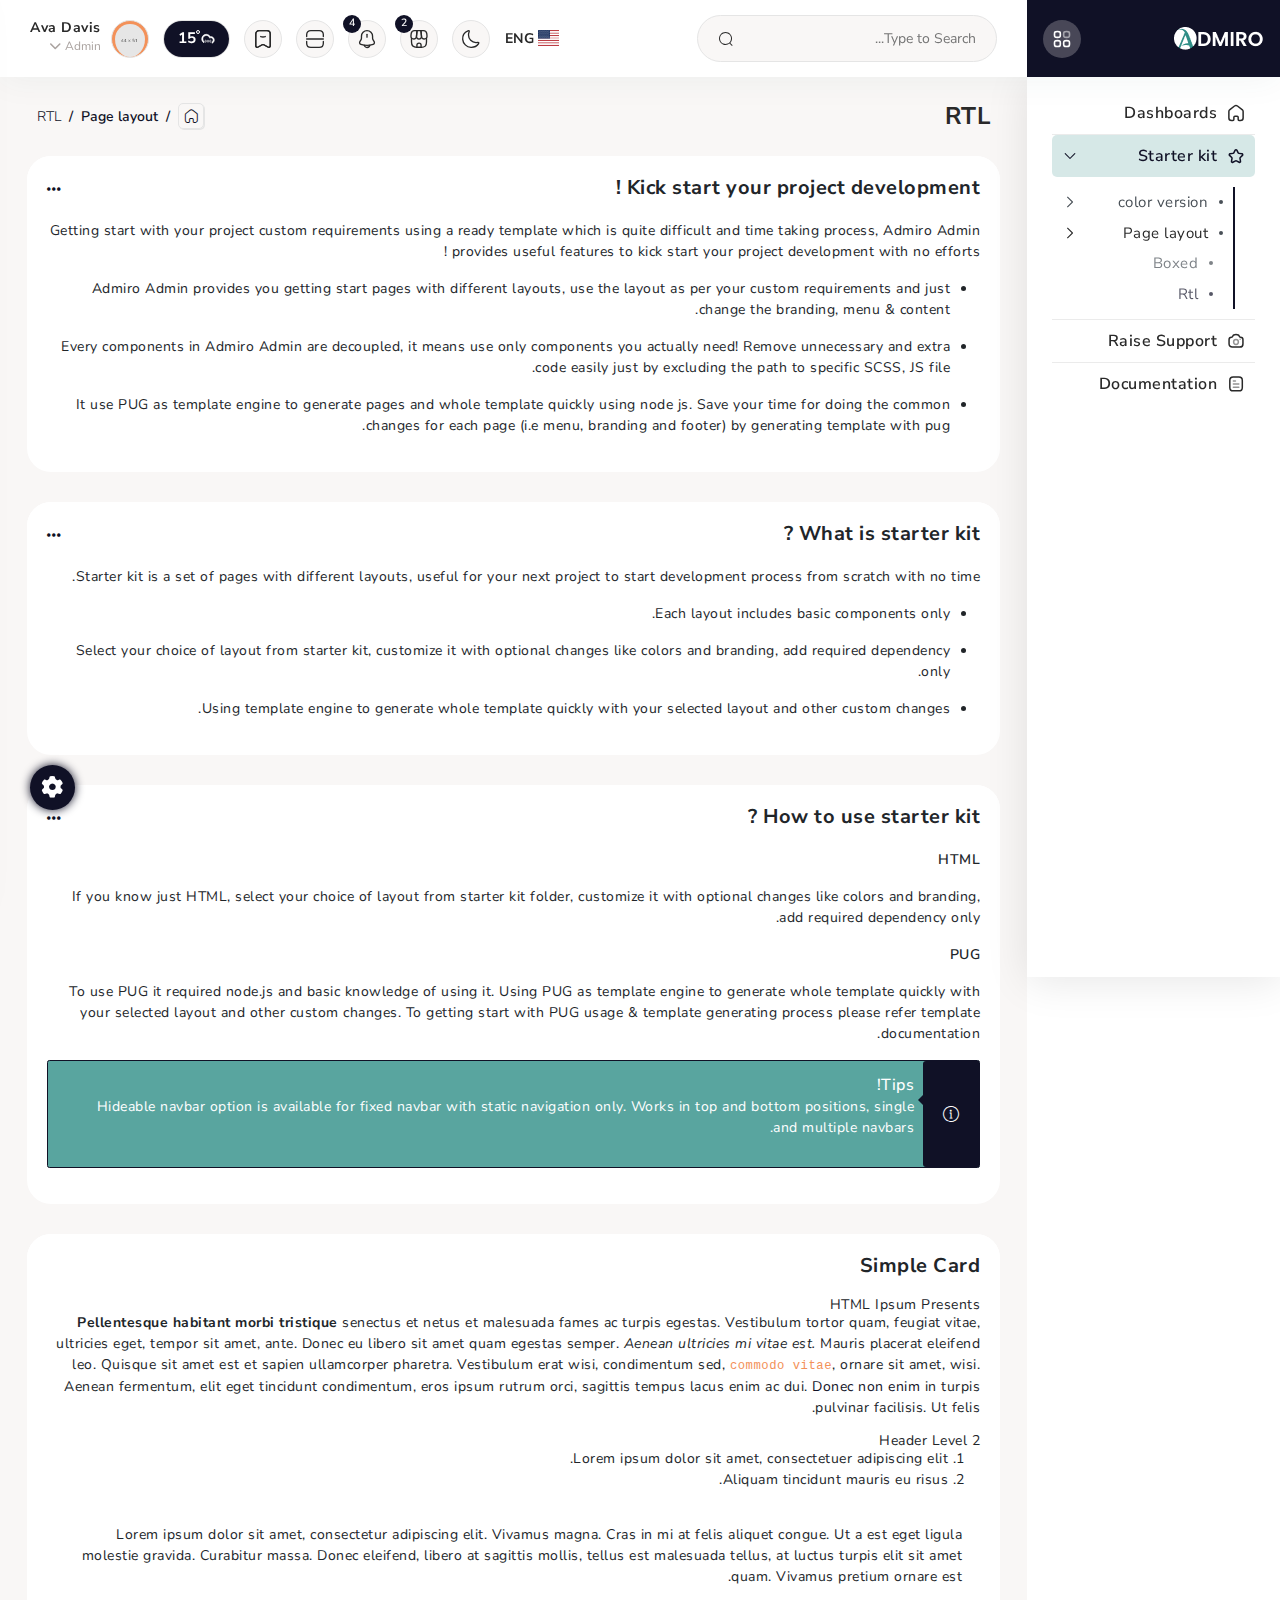
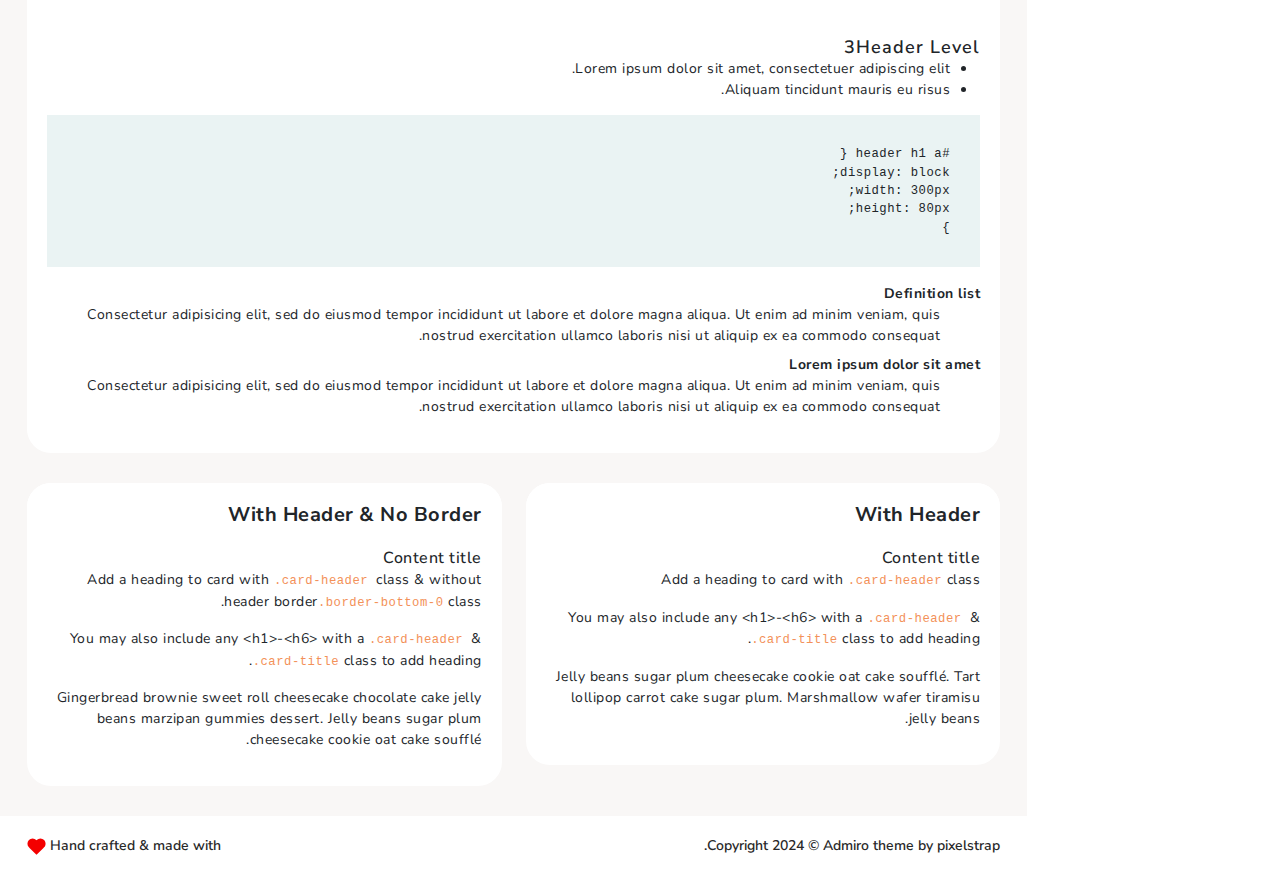
<file: starter-kit/layout-rtl.html>
<!DOCTYPE html>
<html lang="en" dir="rtl">
  <head>
    <meta http-equiv="Content-Type" content="text/html; charset=UTF-8">
    <meta http-equiv="X-UA-Compatible" content="IE=edge">
    <meta name="viewport" content="width=device-width, initial-scale=1.0">
    <meta name="description" content="Admiro admin is super flexible, powerful, clean &amp; modern responsive bootstrap 5 admin template with unlimited possibilities.">
    <meta name="keywords" content="admin template, Admiro admin template, best javascript admin, dashboard template, bootstrap admin template, responsive admin template, web app">
    <meta name="author" content="pixelstrap">
    <title>Admiro - Premium Admin Template</title>
    <!-- Favicon icon-->
    <link rel="icon" href="../assets/images/favicon.png" type="image/x-icon">
    <link rel="shortcut icon" href="../assets/images/favicon.png" type="image/x-icon">
    <!-- Google font-->
    <link rel="preconnect" href="https://fonts.googleapis.com">
    <link rel="preconnect" href="https://fonts.gstatic.com" crossorigin="">
    <link href="https://fonts.googleapis.com/css2?family=Nunito+Sans:opsz,wght@6..12,200;6..12,300;6..12,400;6..12,500;6..12,600;6..12,700;6..12,800;6..12,900;6..12,1000&amp;display=swap" rel="stylesheet">
    <!-- Flag icon css -->
    <link rel="stylesheet" href="../assets/css/vendors/flag-icon.css">
    <!-- iconly-icon-->
    <link rel="stylesheet" href="../assets/css/iconly-icon.css">
    <link rel="stylesheet" href="../assets/css/bulk-style.css">
    <!-- iconly-icon-->
    <link rel="stylesheet" href="../assets/css/themify.css">
    <!--fontawesome-->
    <link rel="stylesheet" href="../assets/css/fontawesome-min.css">
    <!-- Whether Icon css-->
    <link rel="stylesheet" type="text/css" href="../assets/css/vendors/weather-icons/weather-icons.min.css">
    <link rel="stylesheet" type="text/css" href="../assets/css/vendors/scrollbar.css">
    <link rel="stylesheet" type="text/css" href="../assets/css/vendors/prism.css">
    <!-- App css -->
    <link id="color" rel="stylesheet" href="../assets/css/color-1.css" media="screen">
    <link rel="stylesheet" href="../assets/css/style.css">
  </head>
  <body class="rtl">
    <!-- tap on top starts-->
    <div class="tap-top"><i class="iconly-Arrow-Up icli"></i></div>
    <!-- tap on tap ends-->
    <!-- loader-->
    <div class="loader-wrapper">
      <div class="loader"><span></span><span></span><span></span><span></span><span></span></div>
    </div>
    <!-- page-wrapper Start-->
    <div class="page-wrapper compact-wrapper" id="pageWrapper"> 
      <!-- Page header start -->
      <header class="page-header row">
        <div class="logo-wrapper d-flex align-items-center col-auto"><a href="index.html"><img class="light-logo img-fluid" src="../assets/images/logo/logo1.png" alt="logo"><img class="dark-logo img-fluid" src="../assets/images/logo/logo-dark.png" alt="logo"></a><a class="close-btn toggle-sidebar" href="javascript:void(0)">
            <svg class="svg-color">
              <use href="../assets/svg/iconly-sprite.svg#Category"></use>
            </svg></a></div>
        <div class="page-main-header col">
          <div class="header-left">
            <form class="form-inline search-full col" action="#" method="get">
              <div class="form-group w-100">
                <div class="Typeahead Typeahead--twitterUsers">
                  <div class="u-posRelative">
                    <input class="demo-input Typeahead-input form-control-plaintext w-100" type="text" placeholder="Search Admiro .." name="q" title="" autofocus>
                    <div class="spinner-border Typeahead-spinner" role="status"><span class="sr-only">Loading...</span></div><i class="close-search" data-feather="x"></i>
                  </div>
                  <div class="Typeahead-menu"></div>
                </div>
              </div>
            </form>
            <div class="form-group-header d-lg-block d-none">
              <div class="Typeahead Typeahead--twitterUsers">
                <div class="u-posRelative d-flex align-items-center"> 
                  <input class="demo-input py-0 Typeahead-input form-control-plaintext w-100" type="text" placeholder="Type to Search..." name="q" title=""><i class="search-bg iconly-Search icli"></i>
                </div>
              </div>
            </div>
          </div>
          <div class="nav-right">
            <ul class="header-right"> 
              <li class="custom-dropdown">
                <div class="translate_wrapper">
                  <div class="current_lang"><a class="lang" href="javascript:void(0)"><i class="flag-icon flag-icon-us"></i>
                      <h6 class="lang-txt f-w-700">ENG</h6></a></div>
                  <ul class="custom-menu profile-menu language-menu py-0 more_lang">
                                  <li class="d-block"><a class="lang" href="#" data-value="English"><i class="flag-icon flag-icon-us"></i>
                                      <div class="lang-txt">English</div></a></li>
                                  <li class="d-block"><a class="lang" href="#" data-value="fr"><i class="flag-icon flag-icon-fr"></i>
                                      <div class="lang-txt">Français</div></a></li>
                                  <li class="d-block"><a class="lang" href="#" data-value="es"><i class="flag-icon flag-icon-es"></i>
                                      <div class="lang-txt">Español</div></a></li>
                  </ul>
                </div>
              </li>
              <li class="search d-lg-none d-flex"> <a href="javascript:void(0)"> 
                  <svg>
                    <use href="../assets/svg/iconly-sprite.svg#Search"></use>
                  </svg></a></li>
              <li>  <a class="dark-mode" href="javascript:void(0)">
                  <svg>
                    <use href="../assets/svg/iconly-sprite.svg#moondark"></use>
                  </svg></a></li>
              <li class="custom-dropdown"><a href="javascript:void(0)">
                  <svg>
                    <use href="../assets/svg/iconly-sprite.svg#cart-icon"></use>
                  </svg></a><span class="badge rounded-pill badge-primary">2</span>
                <div class="custom-menu cart-dropdown py-0 overflow-hidden">
                  <h3 class="title dropdown-title">Cart</h3>
                  <ul class="pb-0">
                    <li>
                      <div class="d-flex"><img class="img-fluid b-r-5 me-3 img-60" src="../assets/images/dashboard-2/1.png" alt="">
                        <div class="flex-grow-1"><span class="f-w-600">Watch multicolor</span>
                          <div class="qty-box">
                            <div class="input-group"><span class="input-group-prepend">
                                <button class="btn quantity-left-minus" type="button" data-type="minus" data-field="">-</button></span>
                              <input class="form-control input-number" type="text" name="quantity" value="1"><span class="input-group-prepend">
                                <button class="btn quantity-right-plus" type="button" data-type="plus" data-field="">+</button></span>
                            </div>
                          </div>
                          <h6 class="font-primary">$500</h6>
                        </div>
                        <div class="close-circle"><a class="bg-danger" href="#"><i data-feather="x"></i></a></div>
                      </div>
                    </li>
                    <li>
                      <div class="d-flex"><img class="img-fluid b-r-5 me-3 img-60" src="../assets/images/dashboard-2/2.png" alt="">
                        <div class="flex-grow-1"><span class="f-w-600">Airpods</span>
                          <div class="qty-box">
                            <div class="input-group"><span class="input-group-prepend">
                                <button class="btn quantity-left-minus" type="button" data-type="minus" data-field="">-</button></span>
                              <input class="form-control input-number" type="text" name="quantity" value="1"><span class="input-group-prepend">
                                <button class="btn quantity-right-plus" type="button" data-type="plus" data-field="">+</button></span>
                            </div>
                          </div>
                          <h6 class="font-primary">$500.00</h6>
                        </div>
                        <div class="close-circle"><a class="bg-danger" href="#"><i data-feather="x"></i></a></div>
                      </div>
                    </li>
                    <li class="total">
                      <h6 class="mb-0">Order Total : <span class="f-w-600">$1000.00</span></h6>
                    </li>
                    <li class="text-center"><a class="d-block mb-3 view-cart f-w-700 text-primary" href="../template/cart.html">Go to your cart</a><a class="btn btn-primary view-checkout text-white" href="../template/checkout.html">Checkout</a></li>
                  </ul>
                </div>
              </li>
              <li class="custom-dropdown"><a href="javascript:void(0)">
                  <svg>
                    <use href="../assets/svg/iconly-sprite.svg#notification"></use>
                  </svg></a><span class="badge rounded-pill badge-primary">4</span>
                <div class="custom-menu notification-dropdown py-0 overflow-hidden">
                  <h3 class="title bg-primary-light dropdown-title">Notification <span class="font-primary">View all</span></h3>
                  <ul class="activity-timeline">
                    <li class="d-flex align-items-start">
                      <div class="activity-line"></div>
                      <div class="activity-dot-primary"></div>
                      <div class="flex-grow-1">
                        <h6 class="f-w-600 font-primary">30-04-2024<span>Today</span><span class="circle-dot-primary float-end">
                            <svg class="circle-color">
                              <use href="../assets/svg/iconly-sprite.svg#circle"></use>
                            </svg></span></h6>
                        <h5>Alice Goodwin</h5>
                        <p class="mb-0">Fashion should be fun. It shouldn't be labelled intellectual.</p>
                      </div>
                    </li>
                                  <li class="d-flex align-items-start">
                                    <div class="activity-dot-secondary"></div>
                                    <div class="flex-grow-1">
                                      <h6 class="f-w-600 font-secondary">28-06-2024<span>1 hour ago</span><span class="float-end circle-dot-secondary">
                                          <svg class="circle-color">
                                            <use href="../assets/svg/iconly-sprite.svg#circle"></use>
                                          </svg></span></h6>
                                      <h5>Herry Venter</h5>
                                      <p>I am convinced that there can be luxury in simplicity.</p>
                                    </div>
                                  </li>
                                  <li class="d-flex align-items-start">
                                    <div class="activity-dot-primary"></div>
                                    <div class="flex-grow-1">
                                      <h6 class="f-w-600 font-primary">04-08-2024<span>Today</span><span class="float-end circle-dot-primary">
                                          <svg class="circle-color">
                                            <use href="../assets/svg/iconly-sprite.svg#circle"></use>
                                          </svg></span></h6>
                                      <h5>Loain Deo</h5>
                                      <p>I feel that things happen for open new opportunities.</p>
                                    </div>
                                  </li>
                                  <li class="d-flex align-items-start">
                                    <div class="activity-dot-secondary"></div>
                                    <div class="flex-grow-1">
                                      <h6 class="f-w-600 font-secondary">12-11-2024<span>Yesterday</span><span class="float-end circle-dot-secondary">
                                          <svg class="circle-color">
                                            <use href="../assets/svg/iconly-sprite.svg#circle"></use>
                                          </svg></span></h6>
                                      <h5>Fenter Jessy</h5>
                                      <p>Sometimes the simplest things are the most profound.</p>
                                    </div>
                                  </li>
                  </ul>
                </div>
              </li>
              <li><a class="full-screen" href="javascript:void(0)"> 
                  <svg>
                    <use href="../assets/svg/iconly-sprite.svg#scanfull"></use>
                  </svg></a></li>
              <li class="custom-dropdown"><a href="javascript:void(0)">
                  <svg>
                    <use href="../assets/svg/iconly-sprite.svg#bookmark"></use>
                  </svg></a>
                <div class="custom-menu bookmark-dropdown py-0 overflow-hidden">
                  <h3 class="title bg-primary-light dropdown-title">Bookmark</h3>
                  <ul> 
                    <li> 
                      <form class="mb-0">
                        <div class="input-group">
                          <input class="form-control" type="text" placeholder="Search Bookmark..."><span class="input-group-text">
                            <svg class="svg-color">
                              <use href="../assets/svg/iconly-sprite.svg#Search"></use>
                            </svg></span>
                        </div>
                      </form>
                    </li>
                                  <li class="d-flex align-items-center">
                                    <div class="flex-shrink-0 me-2 btn-activity-primary"><a href="../template/index.html">
                                        <svg class="svg-color">
                                          <use href="../assets/svg/iconly-sprite.svg#cube"></use>
                                        </svg></a></div>
                                    <div class="d-flex justify-content-between align-items-center w-100"><a href="../template/index.html">Dashboard</a>
                                      <svg class="svg-color icon-star">
                                        <use href="../assets/svg/iconly-sprite.svg#star"></use>
                                      </svg>
                                    </div>
                                  </li>
                                  <li class="d-flex align-items-center">
                                    <div class="flex-shrink-0 me-2 btn-activity-secondary"><a href="../template/to-do.html">
                                        <svg class="svg-color">
                                          <use href="../assets/svg/iconly-sprite.svg#check"></use>
                                        </svg></a></div>
                                    <div class="d-flex justify-content-between align-items-center w-100"><a href="../template/to-do.html">To-do</a>
                                      <svg class="svg-color icon-star">
                                        <use href="../assets/svg/iconly-sprite.svg#star"></use>
                                      </svg>
                                    </div>
                                  </li>
                                  <li class="d-flex align-items-center">
                                    <div class="flex-shrink-0 me-2 btn-activity-danger"><a href="../template/apex_chart.html">
                                        <svg class="svg-color">
                                          <use href="../assets/svg/iconly-sprite.svg#pie"></use>
                                        </svg></a></div>
                                    <div class="d-flex justify-content-between align-items-center w-100"><a href="../template/apex_chart.html">Chart</a>
                                      <svg class="svg-color icon-star">
                                        <use href="../assets/svg/iconly-sprite.svg#star"></use>
                                      </svg>
                                    </div>
                                  </li>
                  </ul>
                </div>
              </li>
              <li class="cloud-design"><a class="cloud-mode">
                  <svg class="climacon climacon_cloudDrizzle" id="cloudDrizzle" version="1.1" viewBox="15 15 70 70">
                    <g class="climacon_iconWrap climacon_iconWrap-cloudDrizzle">
                      <g class="climacon_wrapperComponent climacon_wrapperComponent-drizzle">
                        <path class="climacon_component climacon_component-stroke climacon_component-stroke_drizzle climacon_component-stroke_drizzle-left" d="M42.001,53.644c1.104,0,2,0.896,2,2v3.998c0,1.105-0.896,2-2,2c-1.105,0-2.001-0.895-2.001-2v-3.998C40,54.538,40.896,53.644,42.001,53.644z"></path>
                        <path class="climacon_component climacon_component-stroke climacon_component-stroke_drizzle climacon_component-stroke_drizzle-middle" d="M49.999,53.644c1.104,0,2,0.896,2,2v4c0,1.104-0.896,2-2,2s-1.998-0.896-1.998-2v-4C48.001,54.54,48.896,53.644,49.999,53.644z"></path>
                        <path class="climacon_component climacon_component-stroke climacon_component-stroke_drizzle climacon_component-stroke_drizzle-right" d="M57.999,53.644c1.104,0,2,0.896,2,2v3.998c0,1.105-0.896,2-2,2c-1.105,0-2-0.895-2-2v-3.998C55.999,54.538,56.894,53.644,57.999,53.644z"></path>
                      </g>
                      <g class="climacon_wrapperComponent climacon_wrapperComponent-cloud">
                        <path class="climacon_component climacon_component-stroke climacon_component-stroke_cloud" d="M63.999,64.944v-4.381c2.387-1.386,3.998-3.961,3.998-6.92c0-4.418-3.58-8-7.998-8c-1.603,0-3.084,0.481-4.334,1.291c-1.232-5.316-5.973-9.29-11.664-9.29c-6.628,0-11.999,5.372-11.999,12c0,3.549,1.55,6.729,3.998,8.926v4.914c-4.776-2.769-7.998-7.922-7.998-13.84c0-8.836,7.162-15.999,15.999-15.999c6.004,0,11.229,3.312,13.965,8.203c0.664-0.113,1.336-0.205,2.033-0.205c6.627,0,11.998,5.373,11.998,12C71.997,58.864,68.655,63.296,63.999,64.944z"></path>
                      </g>
                    </g>
                  </svg>
                  <h3>15</h3></a></li>
              <li class="profile-nav custom-dropdown">
                <div class="user-wrap">
                  <div class="user-img"><img src="../assets/images/profile.png" alt="user"></div>
                  <div class="user-content">
                    <h6>Ava Davis</h6>
                    <p class="mb-0">Admin<i class="fa-solid fa-chevron-down"></i></p>
                  </div>
                </div>
                <div class="custom-menu overflow-hidden">
                  <ul class="profile-body">
                    <li class="d-flex"> 
                      <svg class="svg-color">
                        <use href="../assets/svg/iconly-sprite.svg#Profile"></use>
                      </svg><a class="ms-2" href="../template/user-profile.html">Account</a>
                    </li>
                    <li class="d-flex"> 
                      <svg class="svg-color">
                        <use href="../assets/svg/iconly-sprite.svg#Message"></use>
                      </svg><a class="ms-2" href="../template/letter-box.html">Inbox</a>
                    </li>
                    <li class="d-flex"> 
                      <svg class="svg-color">
                        <use href="../assets/svg/iconly-sprite.svg#Document"></use>
                      </svg><a class="ms-2" href="../template/to-do.html">Task</a>
                    </li>
                    <li class="d-flex"> 
                      <svg class="svg-color">
                        <use href="../assets/svg/iconly-sprite.svg#Login"></use>
                      </svg><a class="ms-2" href="../template/login.html">Log Out</a>
                    </li>
                  </ul>
                </div>
              </li>
            </ul>
          </div>
        </div>
      </header>
      <!-- Page header end-->
      <!-- Page Body Start-->
      <div class="page-body-wrapper">
        <!-- Page sidebar start-->
        <aside class="page-sidebar">
          <div class="main-sidebar" id="main-sidebar">
            <ul class="sidebar-menu" id="simple-bar">
              <li class="pin-title sidebar-main-title">   
                <div> 
                  <h6 class="sidebar-title">Pinned</h6>
                </div>
              </li>
              <li class="sidebar-list"> <i class="fa-solid fa-thumbtack"></i><a class="sidebar-link" href="../template/index.html">
                  <svg class="stroke-icon">
                    <use href="../assets/svg/iconly-sprite.svg#Home-dashboard"></use>
                  </svg>
                  <h6 class="f-w-600">Dashboards</h6></a></li>
              <li class="sidebar-list"> <i class="fa-solid fa-thumbtack"></i><a class="sidebar-link" href="javascript:void(0)">
                  <svg class="stroke-icon">
                    <use href="../assets/svg/iconly-sprite.svg#Star-kit"></use>
                  </svg>
                  <h6 class="f-w-600">Starter kit</h6><i class="iconly-Arrow-Right-2 icli"> </i></a>
                <ul class="sidebar-submenu">
                  <li><a class="submenu-title" href="javascript:void(0)">color version<i class="iconly-Arrow-Right-2 icli"> </i></a>
                    <ul class="according-submenu">
                      <li> <a href="index.html">Layout Light</a></li>
                      <li> <a href="layout-dark.html">Layout Dark</a></li>
                    </ul>
                  </li>
                  <li><a class="submenu-title" href="javascript:void(0)">Page layout<i class="iconly-Arrow-Right-2 icli"> </i></a>
                    <ul class="according-submenu">
                      <li> <a href="boxed.html">Boxed</a></li>
                      <li> <a href="layout-rtl.html">Rtl</a></li>
                    </ul>
                  </li>
                </ul>
              </li>
              <li class="sidebar-list"> <i class="fa-solid fa-thumbtack"></i><a class="sidebar-link" href="https://support.pixelstrap.com/">
                  <svg class="stroke-icon">
                    <use href="../assets/svg/iconly-sprite.svg#Camera"></use>
                  </svg>
                  <h6 class="f-w-600">Raise Support</h6></a></li>
              <li class="sidebar-list"> <i class="fa-solid fa-thumbtack"></i><a class="sidebar-link" href="https://docs.pixelstrap.net/admin/admiro/document/">
                  <svg class="stroke-icon">
                    <use href="../assets/svg/iconly-sprite.svg#Document"></use>
                  </svg>
                  <h6 class="f-w-600">Documentation</h6></a></li>
            </ul>
          </div>
        </aside>
        <!-- Page sidebar end-->
        <div class="page-body">
          <div class="container-fluid">
            <div class="page-title">
              <div class="row">
                <div class="col-sm-6 col-12">
                  <h2>RTL</h2>
                </div>
                <div class="col-sm-6 col-12">
                  <ol class="breadcrumb">
                    <li class="breadcrumb-item"><a href="index.html"><i class="iconly-Home icli svg-color"></i></a></li>
                    <li class="breadcrumb-item">Page layout</li>
                    <li class="breadcrumb-item active">RTL</li>
                  </ol>
                </div>
              </div>
            </div>
          </div>
          <!-- Container-fluid starts-->
          <div class="container-fluid">
            <div class="row starter-main">
              <div class="col-sm-12">
                <div class="card">
                  <div class="card-header card-no-border pb-0">
                    <h3>Kick start your project development !</h3>
                    <div class="card-header-right">
                      <ul class="list-unstyled card-option">
                        <li><i class="fa-solid fa-ellipsis"></i></li>
                        <li><i class="fa-solid fa-code view-html"></i></li>
                        <li><i class="fa-solid fa-maximize full-card"></i></li>
                        <li><i class="fa-solid fa-minus minimize-card"></i></li>
                        <li><i class="fa-solid fa-rotate-right reload-card"></i></li>
                        <li><i class="fa-solid fa-xmark close-card"></i></li>
                      </ul>
                    </div>
                  </div>
                  <div class="card-body">
                    <p>Getting start with your project custom requirements using a ready template which is quite difficult and time taking process, Admiro Admin provides useful features to kick start your project development with no efforts !</p>
                    <ul>
                      <li>
                        <p>Admiro Admin provides you getting start pages with different layouts, use the layout as per your custom requirements and just change the branding, menu & content.</p>
                      </li>
                      <li>
                        <p>Every components in Admiro Admin are decoupled, it means use only components you actually need! Remove unnecessary and extra code easily just by excluding the path to specific SCSS, JS file.</p>
                      </li>
                      <li>
                        <p>It use PUG as template engine to generate pages and whole template quickly using node js. Save your time for doing the common changes for each page (i.e menu, branding and footer) by generating template with pug.</p>
                      </li>
                    </ul>
                    <div class="code-box-copy">
                      <button class="code-box-copy__btn btn-clipboard" data-clipboard-target="#example-head" title="Copy"><i class="fa-regular fa-copy"></i></button>
                      <pre><code class="language-html" id="example-head">&lt;!-- Cod Box Copy begin --&gt;
&lt;p&gt;Getting start with your project custom requirements using a ready template which is quite difficult and time taking process, Admiro Admin provides useful features to kick start your project development with no efforts !&lt;/p&gt;
&lt;ul&gt;
&lt;li&gt;&lt;p&gt;Admiro Admin provides you getting start pages with different layouts, use the layout as per your custom requirements and just change the branding, menu & content.&lt;/p&gt;&lt;/li&gt;
&lt;li&gt;&lt;p&gt;Every components in Admiro Admin are decoupled, it means use only components you actually need! Remove unnecessary and extra code easily just by excluding the path to specific SCSS, JS file.&lt;/p&gt;&lt;/li&gt;
&lt;li&gt;&lt;p&gt;It use PUG as template engine to generate pages and whole template quickly using node js. Save your time for doing the common changes for each page (i.e menu, branding and footer) by generating template with pug.&lt;/p&gt;&lt;/li&gt;
&lt;/ul&gt;
&lt;!-- Cod Box Copy end --&gt;</code></pre>
                    </div>
                  </div>
                </div>
              </div>
              <div class="col-sm-12">
                <div class="card">
                  <div class="card-header card-no-border pb-0">
                    <h3>What is starter kit ?</h3>
                    <div class="card-header-right">
                      <ul class="list-unstyled card-option">
                        <li><i class="fa-solid fa-ellipsis"></i></li>
                        <li><i class="fa-solid fa-code view-html"></i></li>
                        <li><i class="fa-solid fa-maximize full-card"></i></li>
                        <li><i class="fa-solid fa-minus minimize-card"></i></li>
                        <li><i class="fa-solid fa-rotate-right reload-card"></i></li>
                        <li><i class="fa-solid fa-xmark close-card"></i></li>
                      </ul>
                    </div>
                  </div>
                  <div class="card-body">
                    <p>Starter kit is a set of pages with different layouts, useful for your next project to start development process from scratch with no time.</p>
                    <ul>
                      <li>
                        <p>Each layout includes basic components only.</p>
                      </li>
                      <li>
                        <p>Select your choice of layout from starter kit, customize it with optional changes like colors and branding, add required dependency only.</p>
                      </li>
                      <li>
                        <p>Using template engine to generate whole template quickly with your selected layout and other custom changes. </p>
                      </li>
                    </ul>
                    <div class="code-box-copy">
                      <button class="code-box-copy__btn btn-clipboard" data-clipboard-target="#example-head1" title="Copy"><i class="fa-regular fa-copy"></i></button>
                      <pre><code class="language-html" id="example-head1">&lt;!-- Cod Box Copy begin --&gt;
&lt;p&gt;Starter kit is a set of pages with different layouts, useful for your next project to start development process from scratch with no time. &lt;/p&gt;
&lt;ul&gt;
&lt;li&gt;&lt;p&gt;Each layout includes basic components only.&lt;/p&gt;&lt;/li&gt;
&lt;li&gt;&lt;p&gt;Select your choice of layout from starter kit, customize it with optional changes like colors and branding, add required dependency only.&lt;/p&gt;&lt;/li&gt;
&lt;li&gt;&lt;p&gt;Using template engine to generate whole template quickly with your selected layout and other custom changes.&lt;/p&gt;&lt;/li&gt;
&lt;/ul&gt;
&lt;!-- Cod Box Copy end --&gt;</code></pre>
                    </div>
                  </div>
                </div>
              </div>
              <div class="col-sm-12">
                <div class="card">
                  <div class="card-header card-no-border pb-0">
                    <h3>How to use starter kit ?</h3>
                    <div class="card-header-right">
                      <ul class="list-unstyled card-option">
                        <li><i class="fa-solid fa-ellipsis"></i></li>
                        <li><i class="fa-solid fa-code view-html"></i></li>
                        <li><i class="fa-solid fa-maximize full-card"></i></li>
                        <li><i class="fa-solid fa-minus minimize-card"></i></li>
                        <li><i class="fa-solid fa-rotate-right reload-card"></i></li>
                        <li><i class="fa-solid fa-xmark close-card"></i></li>
                      </ul>
                    </div>
                  </div>
                  <div class="card-body">
                    <p><span class="f-w-600">HTML</span></p>
                    <p>If you know just HTML, select your choice of layout from starter kit folder, customize it with optional changes like colors and branding, add required dependency only.</p>
                    <p><span class="f-w-600">PUG</span></p>
                    <p>To use PUG it required node.js and basic knowledge of using it. Using PUG as template engine to generate whole template quickly with your selected layout and other custom changes. To getting start with PUG usage & template generating process please refer template documentation.</p>
                    <div class="alert alert-primary inverse" role="alert"><i class="icon-info-alt"></i>
                      <h5>Tips!</h5>
                      <p>Hideable navbar option is available for fixed navbar with static navigation only. Works in top and bottom positions, single and multiple navbars.</p>
                    </div>
                    <div class="code-box-copy">
                      <button class="code-box-copy__btn btn-clipboard" data-clipboard-target="#example-head2" title="Copy"><i class="fa-regular fa-copy"></i></button>
                      <pre><code class="language-html" id="example-head2">&lt;!-- Cod Box Copy begin --&gt;
&lt;p&gt;&lt;span class="f-w-600"&gt;HTML&lt;/span&gt;&lt;/p&gt;
&lt;p&gt;If you know just HTML, select your choice of layout from starter kit folder, customize it with optional changes like colors and branding, add required dependency only.&lt;/p&gt;
&lt;p&gt;&lt;span class="f-w-600"&gt;PUG&lt;/span&gt;&lt;/p&gt;
&lt;p&gt;To use PUG it required node.js and basic knowledge of using it. Using PUG as template engine to generate whole template quickly with your selected layout and other custom changes. To getting start with PUG usage & template generating process please refer template documentation.&lt;/p&gt;
&lt;div class="alert alert-primary inverse" role="alert"&gt;
&lt;i class="icon-info-alt"&gt;&lt;/i&gt;
&lt;h5&gt;Tips!&lt;/h5&gt;
&lt;p&gt;Hideable navbar option is available for fixed navbar with static navigation only. Works in top and bottom positions, single and multiple navbars.&lt;/p&gt;
&lt;/div&gt;
&lt;!-- Cod Box Copy end --&gt;</code></pre>
                    </div>
                  </div>
                </div>
              </div>
              <div class="col-sm-12">
                <div class="card">
                  <div class="card-header card-no-border pb-0">
                    <h3>Simple Card</h3>
                  </div>
                  <div class="card-body">
                    <h6>HTML Ipsum Presents</h6>
                    <p><strong>Pellentesque habitant morbi tristique</strong> senectus et netus et malesuada fames ac turpis egestas. Vestibulum tortor quam, feugiat vitae, ultricies eget, tempor sit amet, ante. Donec eu libero sit amet quam egestas
                                                          semper. <em>Aenean ultricies mi vitae est.</em> Mauris placerat eleifend leo. Quisque sit amet est et sapien ullamcorper pharetra. Vestibulum erat wisi, condimentum sed, <code>commodo vitae</code>, ornare sit amet, wisi. Aenean
                                                          fermentum, elit eget tincidunt condimentum, eros ipsum rutrum orci, sagittis tempus lacus enim ac dui. <a href="#">Donec non enim</a> in turpis pulvinar facilisis. Ut felis.
                    </p>
                    <h6>Header Level 2</h6>
                    <ol>
                      <li>Lorem ipsum dolor sit amet, consectetuer adipiscing elit.</li>
                      <li>Aliquam tincidunt mauris eu risus.</li>
                    </ol>
                    <blockquote>
                      <p>
                        Lorem ipsum dolor sit amet, consectetur adipiscing elit. Vivamus magna. Cras in mi at felis aliquet congue. Ut a est eget ligula molestie gravida. Curabitur massa. Donec eleifend, libero at sagittis mollis, tellus est malesuada
                        tellus, at luctus turpis elit sit amet quam. Vivamus pretium ornare est.
                      </p>
                    </blockquote>
                    <h4>Header Level<span> 3</span></h4>
                    <ul>
                      <li>Lorem ipsum dolor sit amet, consectetuer adipiscing elit.</li>
                      <li>Aliquam tincidunt mauris eu risus.</li>
                    </ul>
                    <pre>#header h1 a {
  display: block;
  width: 300px;
  height: 80px;
}</pre>
                    <dl>
                      <dt>Definition list</dt>
                      <dd>Consectetur adipisicing elit, sed do eiusmod tempor incididunt ut labore et dolore magna aliqua. Ut enim ad minim veniam, quis nostrud exercitation ullamco laboris nisi ut aliquip ex ea commodo consequat.</dd>
                      <dt>Lorem ipsum dolor sit amet</dt>
                      <dd>Consectetur adipisicing elit, sed do eiusmod tempor incididunt ut labore et dolore magna aliqua. Ut enim ad minim veniam, quis nostrud exercitation ullamco laboris nisi ut aliquip ex ea commodo consequat.</dd>
                    </dl>
                  </div>
                </div>
              </div>
              <div class="col-md-6">
                <div class="card">
                  <div class="card-header card-no-border pb-0">
                    <h3>With Header</h3>
                  </div>
                  <div class="card-body">
                    <h5>Content title</h5>
                    <p>Add a heading to card with <code>.card-header</code> class</p>
                    <p>You may also include any &lt;h1&gt;-&lt;h6&gt; with a <code>.card-header </code> & <code>.card-title</code> class to add heading.</p>
                    <p>Jelly beans sugar plum cheesecake cookie oat cake soufflé. Tart lollipop carrot cake sugar plum. Marshmallow wafer tiramisu jelly beans.</p>
                  </div>
                </div>
              </div>
              <div class="col-md-6">
                <div class="card">
                  <div class="card-header card-no-border pb-0">
                    <h3>With Header & No Border</h3>
                  </div>
                  <div class="card-body">
                    <h5>Content title</h5>
                    <p>Add a heading to card with <code>.card-header </code> class & without header border<code>.border-bottom-0</code> class.</p>
                    <p>You may also include any &lt;h1&gt;-&lt;h6&gt; with a <code>.card-header </code> & <code>.card-title</code> class to add heading.</p>
                    <p>Gingerbread brownie sweet roll cheesecake chocolate cake jelly beans marzipan gummies dessert. Jelly beans sugar plum cheesecake cookie oat cake soufflé.</p>
                  </div>
                </div>
              </div>
            </div>
          </div>
          <!-- Container-fluid Ends-->
        </div>
        <footer class="footer"> 
          <div class="container-fluid">
            <div class="row"> 
              <div class="col-md-6 footer-copyright">
                <p class="mb-0">Copyright 2024 © Admiro theme by pixelstrap.</p>
              </div>
              <div class="col-md-6">
                <p class="float-end mb-0">Hand crafted &amp; made with
                  <svg class="svg-color footer-icon">
                    <use href="../assets/svg/iconly-sprite.svg#heart"></use>
                  </svg>
                </p>
              </div>
            </div>
          </div>
        </footer>
      </div>
    </div>
    <!-- jquery-->
    <script src="../assets/js/vendors/jquery/jquery.min.js"></script>
    <!-- bootstrap js-->
    <script src="../assets/js/vendors/bootstrap/dist/js/bootstrap.bundle.min.js" defer=""></script>
    <script src="../assets/js/vendors/bootstrap/dist/js/popper.min.js" defer=""></script>
    <!--fontawesome-->
    <script src="../assets/js/vendors/font-awesome/fontawesome-min.js"></script>
    <!-- feather-->
    <script src="../assets/js/vendors/feather-icon/feather.min.js"></script>
    <script src="../assets/js/vendors/feather-icon/custom-script.js"></script>
    <!-- sidebar -->
    <script src="../assets/js/sidebar.js"></script>
    <!-- scrollbar-->
    <script src="../assets/js/scrollbar/simplebar.js"></script>
    <script src="../assets/js/scrollbar/custom.js"></script>
    <!-- theme_customizer-->
    <script src="../assets/js/theme-customizer/customizer.js"></script>
    <!-- prism-->
    <script src="../assets/js/prism/prism.min.js"></script>
    <!-- clipboard-->
    <script src="../assets/js/clipboard/clipboard.min.js"></script>
    <!-- customcard-->
    <script src="../assets/js/custom-card/custom-card.js"></script>
    <!-- custom script -->
    <script src="../assets/js/script.js"></script>
  </body>
</html>
</file>
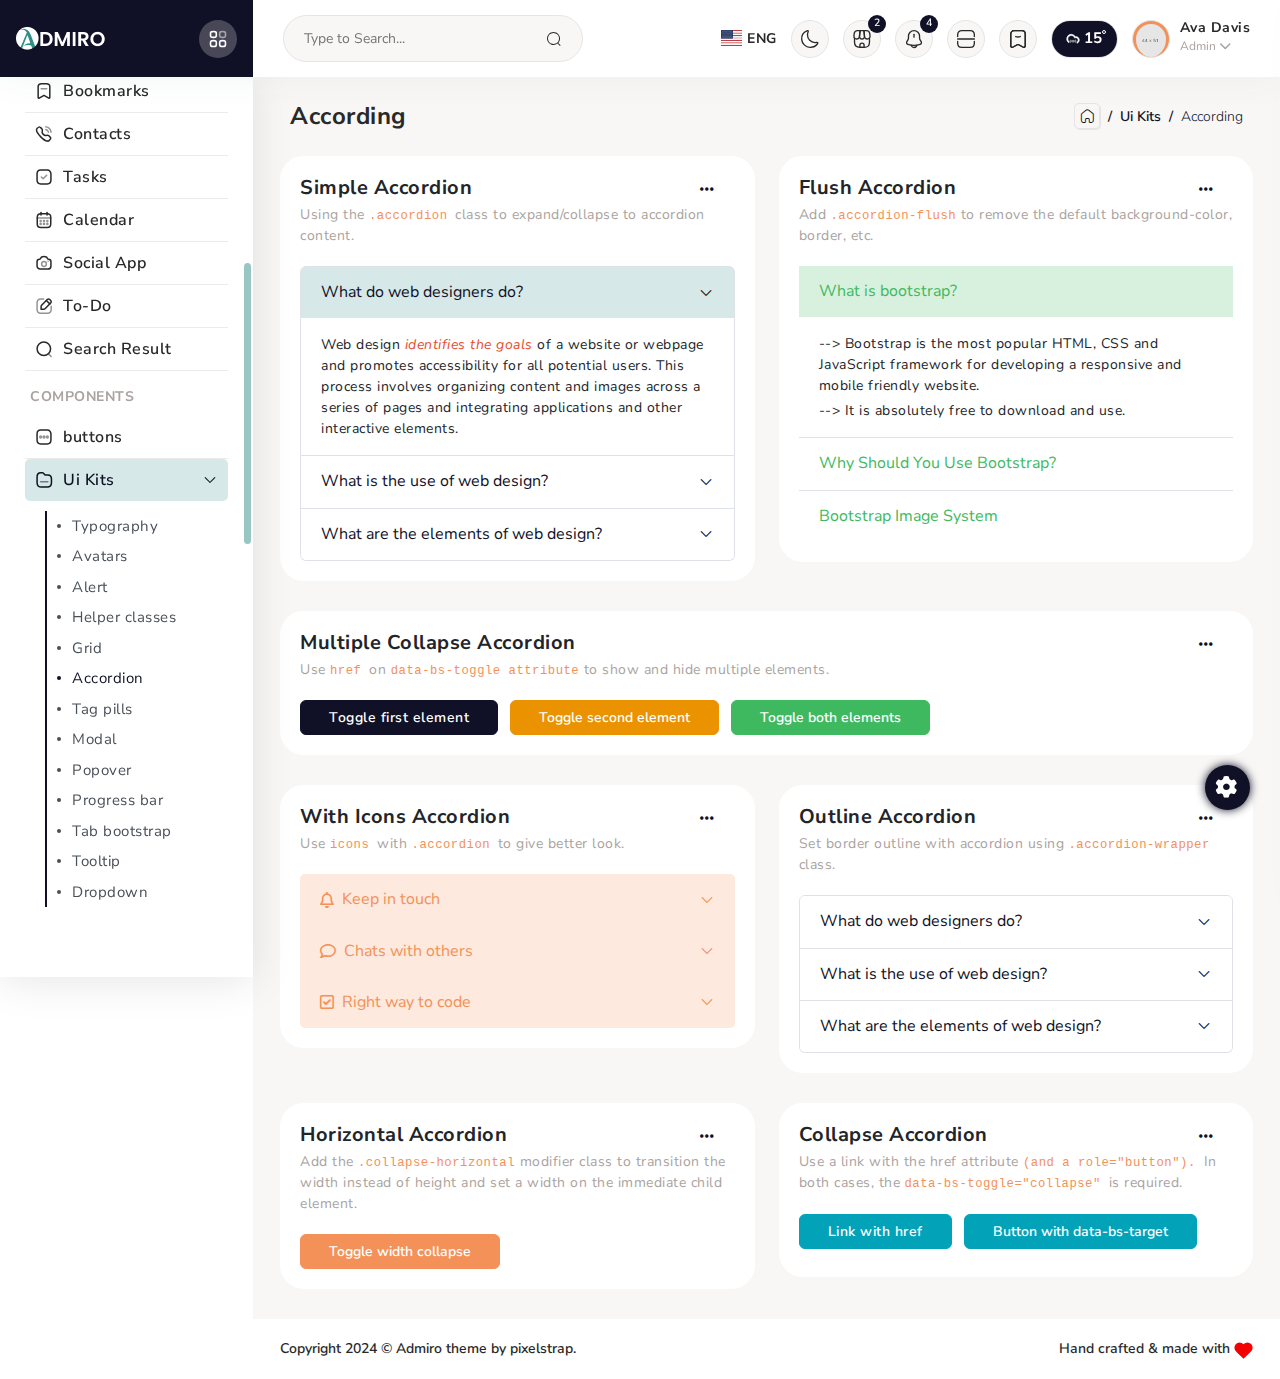
<file: template/accordion.html>
<!DOCTYPE html>
<html lang="en">
  <head>
    <meta http-equiv="Content-Type" content="text/html; charset=UTF-8">
    <meta http-equiv="X-UA-Compatible" content="IE=edge">
    <meta name="viewport" content="width=device-width, initial-scale=1.0">
    <meta name="description" content="Admiro admin is super flexible, powerful, clean &amp; modern responsive bootstrap 5 admin template with unlimited possibilities.">
    <meta name="keywords" content="admin template, Admiro admin template, best javascript admin, dashboard template, bootstrap admin template, responsive admin template, web app">
    <meta name="author" content="pixelstrap">
    <title>Admiro - Premium Admin Template</title>
    <!-- Favicon icon-->
    <link rel="icon" href="../assets/images/favicon.png" type="image/x-icon">
    <link rel="shortcut icon" href="../assets/images/favicon.png" type="image/x-icon">
    <!-- Google font-->
    <link rel="preconnect" href="https://fonts.googleapis.com">
    <link rel="preconnect" href="https://fonts.gstatic.com" crossorigin="">
    <link href="https://fonts.googleapis.com/css2?family=Nunito+Sans:opsz,wght@6..12,200;6..12,300;6..12,400;6..12,500;6..12,600;6..12,700;6..12,800;6..12,900;6..12,1000&amp;display=swap" rel="stylesheet">
    <!-- Flag icon css -->
    <link rel="stylesheet" href="../assets/css/vendors/flag-icon.css">
    <!-- iconly-icon-->
    <link rel="stylesheet" href="../assets/css/iconly-icon.css">
    <link rel="stylesheet" href="../assets/css/bulk-style.css">
    <!-- iconly-icon-->
    <link rel="stylesheet" href="../assets/css/themify.css">
    <!--fontawesome-->
    <link rel="stylesheet" href="../assets/css/fontawesome-min.css">
    <!-- Whether Icon css-->
    <link rel="stylesheet" type="text/css" href="../assets/css/vendors/weather-icons/weather-icons.min.css">
    <link rel="stylesheet" type="text/css" href="../assets/css/vendors/scrollbar.css">
    <link rel="stylesheet" type="text/css" href="../assets/css/vendors/prism.css">
    <link rel="stylesheet" type="text/css" href="../assets/css/vendors/slick.css">
    <link rel="stylesheet" type="text/css" href="../assets/css/vendors/slick-theme.css">
    <!-- App css -->
    <link id="color" rel="stylesheet" href="../assets/css/color-1.css" media="screen">
    <link rel="stylesheet" href="../assets/css/style.css">
  </head>
  <body>
    <!-- page-wrapper Start-->
    <!-- tap on top starts-->
    <div class="tap-top"><i class="iconly-Arrow-Up icli"></i></div>
    <!-- tap on tap ends-->
    <!-- loader-->
    <div class="loader-wrapper">
      <div class="loader"><span></span><span></span><span></span><span></span><span></span></div>
    </div>
    <div class="page-wrapper compact-wrapper" id="pageWrapper">
      <header class="page-header row">
        <div class="logo-wrapper d-flex align-items-center col-auto"><a href="index.html"><img class="light-logo img-fluid" src="../assets/images/logo/logo1.png" alt="logo"><img class="dark-logo img-fluid" src="../assets/images/logo/logo-dark.png" alt="logo"></a><a class="close-btn toggle-sidebar" href="javascript:void(0)">
            <svg class="svg-color">
              <use href="../assets/svg/iconly-sprite.svg#Category"></use>
            </svg></a></div>
        <div class="page-main-header col">
          <div class="header-left">
            <form class="form-inline search-full col" action="#" method="get">
              <div class="form-group w-100">
                <div class="Typeahead Typeahead--twitterUsers">
                  <div class="u-posRelative">
                    <input class="demo-input Typeahead-input form-control-plaintext w-100" type="text" placeholder="Search Admiro .." name="q" title="" autofocus>
                    <div class="spinner-border Typeahead-spinner" role="status"><span class="sr-only">Loading...</span></div><i class="close-search" data-feather="x"></i>
                  </div>
                  <div class="Typeahead-menu"></div>
                </div>
              </div>
            </form>
            <div class="form-group-header d-lg-block d-none">
              <div class="Typeahead Typeahead--twitterUsers">
                <div class="u-posRelative d-flex align-items-center"> 
                  <input class="demo-input py-0 Typeahead-input form-control-plaintext w-100" type="text" placeholder="Type to Search..." name="q" title=""><i class="search-bg iconly-Search icli"></i>
                </div>
              </div>
            </div>
          </div>
          <div class="nav-right">
            <ul class="header-right"> 
              <li class="custom-dropdown">
                <div class="translate_wrapper">
                  <div class="current_lang"><a class="lang" href="javascript:void(0)"><i class="flag-icon flag-icon-us"></i>
                      <h6 class="lang-txt f-w-700">ENG</h6></a></div>
                  <ul class="custom-menu profile-menu language-menu py-0 more_lang">
                                  <li class="d-block"><a class="lang" href="#" data-value="English"><i class="flag-icon flag-icon-us"></i>
                                      <div class="lang-txt">English</div></a></li>
                                  <li class="d-block"><a class="lang" href="#" data-value="fr"><i class="flag-icon flag-icon-fr"></i>
                                      <div class="lang-txt">Français</div></a></li>
                                  <li class="d-block"><a class="lang" href="#" data-value="es"><i class="flag-icon flag-icon-es"></i>
                                      <div class="lang-txt">Español</div></a></li>
                  </ul>
                </div>
              </li>
              <li class="search d-lg-none d-flex"> <a href="javascript:void(0)">
                  <svg>
                    <use href="../assets/svg/iconly-sprite.svg#Search"></use>
                  </svg></a></li>
              <li>  <a class="dark-mode" href="javascript:void(0)">
                  <svg>
                    <use href="../assets/svg/iconly-sprite.svg#moondark"></use>
                  </svg></a></li>
              <li class="custom-dropdown"><a href="javascript:void(0)">
                  <svg>
                    <use href="../assets/svg/iconly-sprite.svg#cart-icon"></use>
                  </svg></a><span class="badge rounded-pill badge-primary">2</span>
                <div class="custom-menu cart-dropdown py-0 overflow-hidden">
                  <h3 class="title dropdown-title">Cart</h3>
                  <ul class="pb-0">
                    <li>
                      <div class="d-flex"><img class="img-fluid b-r-5 me-3 img-60" src="../assets/images/dashboard-2/1.png" alt="">
                        <div class="flex-grow-1"><span class="f-w-600">Watch multicolor</span>
                          <div class="qty-box">
                            <div class="input-group"><span class="input-group-prepend">
                                <button class="btn quantity-left-minus" type="button" data-type="minus" data-field="">-</button></span>
                              <input class="form-control input-number" type="text" name="quantity" value="1"><span class="input-group-prepend">
                                <button class="btn quantity-right-plus" type="button" data-type="plus" data-field="">+</button></span>
                            </div>
                          </div>
                          <h6 class="font-primary">$500</h6>
                        </div>
                        <div class="close-circle"><a class="bg-danger" href="#"><i data-feather="x"></i></a></div>
                      </div>
                    </li>
                    <li>
                      <div class="d-flex"><img class="img-fluid b-r-5 me-3 img-60" src="../assets/images/dashboard-2/2.png" alt="">
                        <div class="flex-grow-1"><span class="f-w-600">Airpods</span>
                          <div class="qty-box">
                            <div class="input-group"><span class="input-group-prepend">
                                <button class="btn quantity-left-minus" type="button" data-type="minus" data-field="">-</button></span>
                              <input class="form-control input-number" type="text" name="quantity" value="1"><span class="input-group-prepend">
                                <button class="btn quantity-right-plus" type="button" data-type="plus" data-field="">+</button></span>
                            </div>
                          </div>
                          <h6 class="font-primary">$500.00</h6>
                        </div>
                        <div class="close-circle"><a class="bg-danger" href="#"><i data-feather="x"></i></a></div>
                      </div>
                    </li>
                    <li class="total">
                      <h6 class="mb-0">Order Total : <span class="f-w-600">$1000.00</span></h6>
                    </li>
                    <li class="text-center"><a class="d-block mb-3 view-cart f-w-700 text-primary" href="cart.html">Go to your cart</a><a class="btn btn-primary view-checkout text-white" href="checkout.html">Checkout</a></li>
                  </ul>
                </div>
              </li>
              <li class="custom-dropdown"><a href="javascript:void(0)">
                  <svg>
                    <use href="../assets/svg/iconly-sprite.svg#notification"></use>
                  </svg></a><span class="badge rounded-pill badge-primary">4</span>
                <div class="custom-menu notification-dropdown py-0 overflow-hidden">
                  <h3 class="title bg-primary-light dropdown-title">Notification <span class="font-primary">View all</span></h3>
                  <ul class="activity-timeline">
                    <li class="d-flex align-items-start">
                      <div class="activity-line"></div>
                      <div class="activity-dot-primary"></div>
                      <div class="flex-grow-1">
                        <h6 class="f-w-600 font-primary">30-04-2024<span>Today</span><span class="circle-dot-primary float-end">
                            <svg class="circle-color">
                              <use href="../assets/svg/iconly-sprite.svg#circle"></use>
                            </svg></span></h6>
                        <h5>Alice Goodwin</h5>
                        <p class="mb-0">Fashion should be fun. It shouldn't be labelled intellectual.</p>
                      </div>
                    </li>
                                  <li class="d-flex align-items-start">
                                    <div class="activity-dot-secondary"></div>
                                    <div class="flex-grow-1">
                                      <h6 class="f-w-600 font-secondary">28-06-2024<span>1 hour ago</span><span class="float-end circle-dot-secondary">
                                          <svg class="circle-color">
                                            <use href="../assets/svg/iconly-sprite.svg#circle"></use>
                                          </svg></span></h6>
                                      <h5>Herry Venter</h5>
                                      <p>I am convinced that there can be luxury in simplicity.</p>
                                    </div>
                                  </li>
                                  <li class="d-flex align-items-start">
                                    <div class="activity-dot-primary"></div>
                                    <div class="flex-grow-1">
                                      <h6 class="f-w-600 font-primary">04-08-2024<span>Today</span><span class="float-end circle-dot-primary">
                                          <svg class="circle-color">
                                            <use href="../assets/svg/iconly-sprite.svg#circle"></use>
                                          </svg></span></h6>
                                      <h5>Loain Deo</h5>
                                      <p>I feel that things happen for open new opportunities.</p>
                                    </div>
                                  </li>
                                  <li class="d-flex align-items-start">
                                    <div class="activity-dot-secondary"></div>
                                    <div class="flex-grow-1">
                                      <h6 class="f-w-600 font-secondary">12-11-2024<span>Yesterday</span><span class="float-end circle-dot-secondary">
                                          <svg class="circle-color">
                                            <use href="../assets/svg/iconly-sprite.svg#circle"></use>
                                          </svg></span></h6>
                                      <h5>Fenter Jessy</h5>
                                      <p>Sometimes the simplest things are the most profound.</p>
                                    </div>
                                  </li>
                  </ul>
                </div>
              </li>
              <li><a class="full-screen" href="javascript:void(0)"> 
                  <svg>
                    <use href="../assets/svg/iconly-sprite.svg#scanfull"></use>
                  </svg></a></li>
              <li class="custom-dropdown"><a href="javascript:void(0)">
                  <svg>
                    <use href="../assets/svg/iconly-sprite.svg#bookmark"></use>
                  </svg></a>
                <div class="custom-menu bookmark-dropdown py-0 overflow-hidden">
                  <h3 class="title bg-primary-light dropdown-title">Bookmark</h3>
                  <ul> 
                    <li> 
                      <form class="mb-0">
                        <div class="input-group">
                          <input class="form-control" type="text" placeholder="Search Bookmark..."><span class="input-group-text">
                            <svg class="svg-color">
                              <use href="../assets/svg/iconly-sprite.svg#Search"></use>
                            </svg></span>
                        </div>
                      </form>
                    </li>
                                  <li class="d-flex align-items-center">
                                    <div class="flex-shrink-0 me-2 btn-activity-primary"><a href="index.html">
                                        <svg class="svg-color">
                                          <use href="../assets/svg/iconly-sprite.svg#cube"></use>
                                        </svg></a></div>
                                    <div class="d-flex justify-content-between align-items-center w-100"><a href="index.html">Dashboard</a>
                                      <svg class="svg-color icon-star">
                                        <use href="../assets/svg/iconly-sprite.svg#star"></use>
                                      </svg>
                                    </div>
                                  </li>
                                  <li class="d-flex align-items-center">
                                    <div class="flex-shrink-0 me-2 btn-activity-secondary"><a href="to-do.html">
                                        <svg class="svg-color">
                                          <use href="../assets/svg/iconly-sprite.svg#check"></use>
                                        </svg></a></div>
                                    <div class="d-flex justify-content-between align-items-center w-100"><a href="to-do.html">To-do</a>
                                      <svg class="svg-color icon-star">
                                        <use href="../assets/svg/iconly-sprite.svg#star"></use>
                                      </svg>
                                    </div>
                                  </li>
                                  <li class="d-flex align-items-center">
                                    <div class="flex-shrink-0 me-2 btn-activity-danger"><a href="apex_chart.html">
                                        <svg class="svg-color">
                                          <use href="../assets/svg/iconly-sprite.svg#pie"></use>
                                        </svg></a></div>
                                    <div class="d-flex justify-content-between align-items-center w-100"><a href="apex_chart.html">Chart</a>
                                      <svg class="svg-color icon-star">
                                        <use href="../assets/svg/iconly-sprite.svg#star"></use>
                                      </svg>
                                    </div>
                                  </li>
                  </ul>
                </div>
              </li>
              <li class="cloud-design"><a class="cloud-mode">
                  <svg class="climacon climacon_cloudDrizzle" id="cloudDrizzle" version="1.1" viewBox="15 15 70 70">
                    <g class="climacon_iconWrap climacon_iconWrap-cloudDrizzle">
                      <g class="climacon_wrapperComponent climacon_wrapperComponent-drizzle">
                        <path class="climacon_component climacon_component-stroke climacon_component-stroke_drizzle climacon_component-stroke_drizzle-left" d="M42.001,53.644c1.104,0,2,0.896,2,2v3.998c0,1.105-0.896,2-2,2c-1.105,0-2.001-0.895-2.001-2v-3.998C40,54.538,40.896,53.644,42.001,53.644z"></path>
                        <path class="climacon_component climacon_component-stroke climacon_component-stroke_drizzle climacon_component-stroke_drizzle-middle" d="M49.999,53.644c1.104,0,2,0.896,2,2v4c0,1.104-0.896,2-2,2s-1.998-0.896-1.998-2v-4C48.001,54.54,48.896,53.644,49.999,53.644z"></path>
                        <path class="climacon_component climacon_component-stroke climacon_component-stroke_drizzle climacon_component-stroke_drizzle-right" d="M57.999,53.644c1.104,0,2,0.896,2,2v3.998c0,1.105-0.896,2-2,2c-1.105,0-2-0.895-2-2v-3.998C55.999,54.538,56.894,53.644,57.999,53.644z"></path>
                      </g>
                      <g class="climacon_wrapperComponent climacon_wrapperComponent-cloud">
                        <path class="climacon_component climacon_component-stroke climacon_component-stroke_cloud" d="M63.999,64.944v-4.381c2.387-1.386,3.998-3.961,3.998-6.92c0-4.418-3.58-8-7.998-8c-1.603,0-3.084,0.481-4.334,1.291c-1.232-5.316-5.973-9.29-11.664-9.29c-6.628,0-11.999,5.372-11.999,12c0,3.549,1.55,6.729,3.998,8.926v4.914c-4.776-2.769-7.998-7.922-7.998-13.84c0-8.836,7.162-15.999,15.999-15.999c6.004,0,11.229,3.312,13.965,8.203c0.664-0.113,1.336-0.205,2.033-0.205c6.627,0,11.998,5.373,11.998,12C71.997,58.864,68.655,63.296,63.999,64.944z"></path>
                      </g>
                    </g>
                  </svg>
                  <h3>15</h3></a></li>
              <li class="profile-nav custom-dropdown">
                <div class="user-wrap">
                  <div class="user-img"><img src="../assets/images/profile.png" alt="user"></div>
                  <div class="user-content">
                    <h6>Ava Davis</h6>
                    <p class="mb-0">Admin<i class="fa-solid fa-chevron-down"></i></p>
                  </div>
                </div>
                <div class="custom-menu overflow-hidden">
                  <ul class="profile-body">
                    <li class="d-flex"> 
                      <svg class="svg-color">
                        <use href="../assets/svg/iconly-sprite.svg#Profile"></use>
                      </svg><a class="ms-2" href="user-profile.html">Account</a>
                    </li>
                    <li class="d-flex"> 
                      <svg class="svg-color">
                        <use href="../assets/svg/iconly-sprite.svg#Message"></use>
                      </svg><a class="ms-2" href="letter-box.html">Inbox</a>
                    </li>
                    <li class="d-flex"> 
                      <svg class="svg-color">
                        <use href="../assets/svg/iconly-sprite.svg#Document"></use>
                      </svg><a class="ms-2" href="to-do.html">Task</a>
                    </li>
                    <li class="d-flex"> 
                      <svg class="svg-color">
                        <use href="../assets/svg/iconly-sprite.svg#Login"></use>
                      </svg><a class="ms-2" href="login.html">Log Out</a>
                    </li>
                  </ul>
                </div>
              </li>
            </ul>
          </div>
        </div>
      </header>
      <!-- Page Body Start-->
      <div class="page-body-wrapper">
        <!-- Page sidebar start-->
        <aside class="page-sidebar"> 
          <div class="left-arrow" id="left-arrow"><i data-feather="arrow-left"></i></div>
          <div class="main-sidebar" id="main-sidebar">
            <ul class="sidebar-menu" id="simple-bar">
              <li class="pin-title sidebar-main-title">  
                <div> 
                  <h5 class="sidebar-title f-w-700">Pinned</h5>
                </div>
              </li>
              <li class="sidebar-main-title">
                <div>
                  <h5 class="lan-1 f-w-700 sidebar-title">General</h5>
                </div>
              </li>
              <li class="sidebar-list"><i class="fa-solid fa-thumbtack"></i><a class="sidebar-link" href="javascript:void(0)"> 
                  <svg class="stroke-icon">
                    <use href="../assets/svg/iconly-sprite.svg#Home-dashboard"></use>
                  </svg>
                  <h6>Dashboards</h6><span class="badge">3</span><i class="iconly-Arrow-Right-2 icli"></i></a>
                <ul class="sidebar-submenu">
                  <li> <a href="index.html">Default</a></li>
                  <li><a href="dashboard-02.html">Ecommerce </a></li>
                  <li> <a href="dashboard-03.html">Education</a></li>
                </ul>
              </li>
              <li class="sidebar-list"> <i class="fa-solid fa-thumbtack"></i><a class="sidebar-link" href="javascript:void(0)">
                  <svg class="stroke-icon">
                    <use href="../assets/svg/iconly-sprite.svg#Pie"></use>
                  </svg>
                  <h6 class="lan-2">Widgets </h6><i class="iconly-Arrow-Right-2 icli"></i></a>
                <ul class="sidebar-submenu">
                  <li> <a href="general-widget.html">General</a></li>
                  <li><a href="chart-widget.html">Chart</a></li>
                </ul>
              </li>
              <li class="sidebar-list"><i class="fa-solid fa-thumbtack"></i><a class="sidebar-link" href="javascript:void(0)">
                  <svg class="stroke-icon">
                    <use href="../assets/svg/iconly-sprite.svg#Document"></use>
                  </svg>
                  <h6 class="lan-3">Page layout</h6><i class="iconly-Arrow-Right-2 icli"> </i></a>
                <ul class="sidebar-submenu">
                  <li> <a href="box-layout.html">Box Layout</a></li>
                  <li><a href="layout-rtl.html">RTL</a></li>
                  <li> <a href="layout-dark.html">Dark</a></li>
                </ul>
              </li>
              <li class="sidebar-main-title">
                <div>
                  <h5 class="f-w-700 sidebar-title pt-3">Application</h5>
                </div>
              </li>
              <li class="sidebar-list"> <i class="fa-solid fa-thumbtack"></i><a class="sidebar-link" href="javascript:void(0)">
                  <svg class="stroke-icon">
                    <use href="../assets/svg/iconly-sprite.svg#Info-circle"></use>
                  </svg>
                  <h6 class="f-w-600">Project</h6><i class="iconly-Arrow-Right-2 icli"></i></a>
                <ul class="sidebar-submenu">
                  <li> <a href="project-list.html">Project list </a></li>
                  <li> <a href="projectcreate.html">Project create </a></li>
                </ul>
              </li>
              <li class="sidebar-list"> <i class="fa-solid fa-thumbtack"></i><a class="sidebar-link" href="file-manager.html">
                  <svg class="stroke-icon">
                    <use href="../assets/svg/iconly-sprite.svg#Paper"></use>
                  </svg>
                  <h6 class="f-w-600">File Manager </h6></a></li>
              <li class="sidebar-list"> <i class="fa-solid fa-thumbtack"></i><a class="sidebar-link" href="kanban-board.html">
                  <svg class="stroke-icon">
                    <use href="../assets/svg/iconly-sprite.svg#Wallet"></use>
                  </svg>
                  <h6 class="f-w-600">Kanban board</h6></a></li>
              <li class="sidebar-list"> <i class="fa-solid fa-thumbtack"></i><a class="sidebar-link" href="javascript:void(0)">
                  <svg class="stroke-icon">
                    <use href="../assets/svg/iconly-sprite.svg#Bag"></use>
                  </svg>
                  <h6 class="f-w-600">Ecommerce</h6><i class="iconly-Arrow-Right-2 icli"> </i></a>
                <ul class="sidebar-submenu">
                  <li> <a href="add-products.html">Add Products</a></li>
                  <li> <a href="product.html">Product</a></li>
                  <li> <a href="product-page.html">Product Page</a></li>
                  <li> <a href="category.html">Category page</a></li>
                  <li> <a href="list-products.html">Product list</a></li>
                  <li> <a href="payment-details.html">Payment Details</a></li>
                  <li> <a href="order-history.html">Order History</a></li>
                  <li><a class="submenu-title" href="javascript:void(0)">Invoices<i class="iconly-Arrow-Right-2 icli"> </i></a>
                    <ul class="according-submenu">
                      <li> <a href="invoices-1.html">Invoices 1</a></li>
                      <li> <a href="invoices-2.html">Invoices 2</a></li>
                      <li> <a href="invoices-3.html">Invoices 3</a></li>
                      <li> <a href="invoices-4.html">Invoices 4</a></li>
                      <li> <a href="invoices-5.html">Invoices 5</a></li>
                      <li> <a href="invoices-6.html">Invoices 6</a></li>
                    </ul>
                  </li>
                  <li> <a href="cart.html">Cart</a></li>
                  <li> <a href="list-wish.html">Wishlist</a></li>
                  <li> <a href="checkout.html">Checkout</a></li>
                  <li> <a href="pricing.html">Pricing </a></li>
                </ul>
              </li>
              <li class="sidebar-list"> <i class="fa-solid fa-thumbtack"></i><a class="sidebar-link" href="letter-box.html">
                  <svg class="stroke-icon">
                    <use href="../assets/svg/iconly-sprite.svg#Message"></use>
                  </svg>
                  <h6 class="f-w-600">Letter Box</h6></a></li>
              <li class="sidebar-list"> <i class="fa-solid fa-thumbtack"></i><a class="sidebar-link" href="javascript:void(0)">
                  <svg class="stroke-icon">
                    <use href="../assets/svg/iconly-sprite.svg#Chat"></use>
                  </svg>
                  <h6 class="f-w-600">Chat</h6><i class="iconly-Arrow-Right-2 icli"> </i></a>
                <ul class="sidebar-submenu">
                  <li> <a href="private-chat.html">Private Chat</a></li>
                  <li> <a href="group-chat.html">Group Chat</a></li>
                </ul>
              </li>
              <li class="sidebar-list"> <i class="fa-solid fa-thumbtack"></i><a class="sidebar-link" href="javascript:void(0)">
                  <svg class="stroke-icon">
                    <use href="../assets/svg/iconly-sprite.svg#Profile"></use>
                  </svg>
                  <h6 class="f-w-600">Users</h6><i class="iconly-Arrow-Right-2 icli"> </i></a>
                <ul class="sidebar-submenu">
                  <li> <a href="user-profile.html">Users Profile</a></li>
                  <li> <a href="edit-profile.html">Users Edit</a></li>
                  <li> <a href="user-cards.html">Users Cards      </a></li>
                </ul>
              </li>
              <li class="sidebar-list"> <i class="fa-solid fa-thumbtack"></i><a class="sidebar-link" href="bookmark.html">
                  <svg class="stroke-icon">
                    <use href="../assets/svg/iconly-sprite.svg#Bookmark"></use>
                  </svg>
                  <h6 class="f-w-600">Bookmarks</h6></a></li>
              <li class="sidebar-list"> <i class="fa-solid fa-thumbtack"></i><a class="sidebar-link" href="contacts.html">
                  <svg class="stroke-icon">
                    <use href="../assets/svg/iconly-sprite.svg#Contacts"></use>
                  </svg>
                  <h6 class="f-w-600">Contacts   </h6></a></li>
              <li class="sidebar-list"> <i class="fa-solid fa-thumbtack"></i><a class="sidebar-link" href="task.html">
                  <svg class="stroke-icon">
                    <use href="../assets/svg/iconly-sprite.svg#Tick-square"></use>
                  </svg>
                  <h6 class="f-w-600">Tasks</h6></a></li>
              <li class="sidebar-list"> <i class="fa-solid fa-thumbtack"></i><a class="sidebar-link" href="calendar-basic.html">
                  <svg class="stroke-icon">
                    <use href="../assets/svg/iconly-sprite.svg#Calendar"></use>
                  </svg>
                  <h6 class="f-w-600">Calendar  </h6></a></li>
              <li class="sidebar-list"> <i class="fa-solid fa-thumbtack"></i><a class="sidebar-link" href="social-app.html">
                  <svg class="stroke-icon">
                    <use href="../assets/svg/iconly-sprite.svg#Camera"></use>
                  </svg>
                  <h6 class="f-w-600">Social App</h6></a></li>
              <li class="sidebar-list"> <i class="fa-solid fa-thumbtack"></i><a class="sidebar-link" href="to-do.html">
                  <svg class="stroke-icon">
                    <use href="../assets/svg/iconly-sprite.svg#Edit"></use>
                  </svg>
                  <h6 class="f-w-600">To-Do </h6></a></li>
              <li class="sidebar-list"> <i class="fa-solid fa-thumbtack"></i><a class="sidebar-link" href="search.html">
                  <svg class="stroke-icon">
                    <use href="../assets/svg/iconly-sprite.svg#Search-sidebar"></use>
                  </svg>
                  <h6 class="f-w-600">Search Result                                                </h6></a></li>
              <li class="sidebar-main-title">
                <div>
                  <h5 class="f-w-700 sidebar-title pt-3">Components</h5>
                </div>
              </li>
              <li class="sidebar-list"> <i class="fa-solid fa-thumbtack"></i><a class="sidebar-link" href="buttons.html">
                  <svg class="stroke-icon">
                    <use href="../assets/svg/iconly-sprite.svg#More-box"></use>
                  </svg>
                  <h6 class="f-w-600">buttons </h6></a></li>
              <li class="sidebar-list"> <i class="fa-solid fa-thumbtack"></i><a class="sidebar-link" href="javascript:void(0)">
                  <svg class="stroke-icon">
                    <use href="../assets/svg/iconly-sprite.svg#Folder"></use>
                  </svg>
                  <h6 class="f-w-600">Ui Kits</h6><i class="iconly-Arrow-Right-2 icli"> </i></a>
                <ul class="sidebar-submenu">
                  <li> <a href="typography.html">Typography</a></li>
                  <li><a href="avatars.html">Avatars</a></li>
                  <li> <a href="alert.html">Alert</a></li>
                  <li> <a href="helper-classes.html">Helper classes</a></li>
                  <li> <a href="grid.html">Grid</a></li>
                  <li> <a href="accordion.html">Accordion</a></li>
                  <li> <a href="tag-pills.html">Tag pills</a></li>
                  <li> <a href="modal.html">Modal </a></li>
                  <li> <a href="popover.html">Popover </a></li>
                  <li> <a href="progress-bar.html">Progress bar</a></li>
                  <li> <a href="tab-bootstrap.html">Tab bootstrap</a></li>
                  <li> <a href="tooltip.html">Tooltip</a></li>
                  <li> <a href="dropdown.html"> Dropdown</a></li>
                  <li> <a href="list.html">List</a></li>
                </ul>
              </li>
              <li class="sidebar-list"><i class="fa-solid fa-thumbtack"></i><a class="sidebar-link" href="javascript:void(0)">
                  <svg class="stroke-icon">
                    <use href="../assets/svg/iconly-sprite.svg#Ticket-star"></use>
                  </svg>
                  <h6 class="f-w-600">Bonus Ui</h6><i class="iconly-Arrow-Right-2 icli"></i></a>
                <ul class="sidebar-submenu"> 
                  <li><a href="scrollable.html">Scrollable</a></li>
                  <li> <a href="tree.html">Tree view </a></li>
                  <li><a href="toasts.html">Toasts </a></li>
                  <li> <a href="rating.html">Rating</a></li>
                  <li> <a href="dropzone.html">Dropzone</a></li>
                  <li> <a href="tour.html">Tour</a></li>
                  <li> <a href="sweetalert2.html">Sweetalert2 </a></li>
                  <li> <a href="modal-animated.html">Animated Modal</a></li>
                  <li> <a href="slider.html">Slider</a></li>
                  <li> <a href="ribbons.html">Ribbons</a></li>
                  <li><a href="pagination.html">Pagination</a></li>
                  <li> <a href="breadcrumb.html">Breadcrumb</a></li>
                  <li> <a href="range-slider.html">Range slider</a></li>
                  <li> <a href="image-cropper.html">Image cropper</a></li>
                  <li> <a href="basic-card.html">Basic Card</a></li>
                  <li> <a href="creative-card.html">Creative Card</a></li>
                  <li> <a href="dragable-card.html">Dragable Card </a></li>
                  <li> <a href="timeline.html">Timeline</a></li>
                </ul>
              </li>
              <li class="sidebar-list"> <i class="fa-solid fa-thumbtack"></i><a class="sidebar-link" href="javascript:void(0)">
                  <svg class="stroke-icon">
                    <use href="../assets/svg/iconly-sprite.svg#Category"></use>
                  </svg>
                  <h6 class="f-w-600">Animation </h6><i class="iconly-Arrow-Right-2 icli"></i></a>
                <ul class="sidebar-submenu"> 
                  <li>  <a href="AOS.html">aos</a></li>
                  <li>  <a href="WOW.html">wow</a></li>
                </ul>
              </li>
              <li class="sidebar-list"> <i class="fa-solid fa-thumbtack"></i><a class="sidebar-link" href="javascript:void(0)">
                  <svg class="stroke-icon">
                    <use href="../assets/svg/iconly-sprite.svg#Activity"></use>
                  </svg>
                  <h6 class="f-w-600">Icon</h6><i class="iconly-Arrow-Right-2 icli"></i></a>
                <ul class="sidebar-submenu"> 
                  <li><a href="font-awesome.html">Fontawesome icon</a></li>
                  <li><a href="feather_icon.html">Feather icon</a></li>
                  <li> <a href="iconly-icon.html">Iconly icon </a></li>
                  <li> <a href="themify-icon.html">Themify Icon</a></li>
                </ul>
              </li>
              <li class="sidebar-list"> <i class="fa-solid fa-thumbtack"></i><a class="sidebar-link" href="javascript:void(0)">
                  <svg class="stroke-icon">
                    <use href="../assets/svg/iconly-sprite.svg#Chart"></use>
                  </svg>
                  <h6 class="f-w-600">Charts</h6><i class="iconly-Arrow-Right-2 icli"></i></a>
                <ul class="sidebar-submenu">
                  <li><a href="echarts.html">Echarts</a></li>
                  <li> <a href="apex_chart.html">Apex Chart</a></li>
                  <li> <a href="chart-google.html">Google Chart</a></li>
                  <li> <a href="chart-sparkline.html">Sparkline chart</a></li>
                  <li> <a href="chart-flot.html">Flot Chart</a></li>
                  <li> <a href="chart-knob.html">Knob Chart</a></li>
                  <li> <a href="chart-morris.html">Morris Chart</a></li>
                  <li> <a href="chartjs.html">Chatjs Chart</a></li>
                  <li> <a href="chartist_chart.html">Chartist Chart</a></li>
                  <li><a href="chart-peity.html">Peity Chart</a></li>
                </ul>
              </li>
              <li class="sidebar-main-title">
                <div>
                  <h5 class="sidebar-title pt-3 f-w-700">Tables & Forms</h5>
                </div>
              </li>
              <li class="sidebar-list"> <i class="fa-solid fa-thumbtack"></i><a class="sidebar-link" href="javascript:void(0)">
                  <svg class="stroke-icon">
                    <use href="../assets/svg/iconly-sprite.svg#Filter"></use>
                  </svg>
                  <h6 class="f-w-600">Forms</h6><i class="iconly-Arrow-Right-2 icli"> </i></a>
                <ul class="sidebar-submenu">
                  <li><a class="submenu-title" href="javascript:void(0)">form-control<i class="iconly-Arrow-Right-2 icli"> </i></a>
                    <ul class="according-submenu">
                      <li> <a href="base-input.html">Base input</a></li>
                      <li> <a href="form-validation.html">Form validation</a></li>
                      <li> <a href="radio-checkbox-control.html">Checkbox & Radio </a></li>
                      <li> <a href="input-group.html">Input group</a></li>
                      <li> <a href="input-mask.html">Input mask</a></li>
                      <li> <a href="megaoptions.html">Mega Options                                                    </a></li>
                    </ul>
                  </li>
                  <li><a class="submenu-title" href="javascript:void(0)">Form Widgets<i class="iconly-Arrow-Right-2 icli"> </i></a>
                    <ul class="according-submenu">
                      <li> <a href="datepicker.html">Datepicker</a></li>
                      <li> <a href="touchspin.html">Touchspin</a></li>
                      <li> <a href="select2.html">Select2 </a></li>
                      <li> <a href="switch.html">Switch </a></li>
                      <li> <a href="typehead.html">Typehead </a></li>
                      <li> <a href="clipboard.html">Clipboard</a></li>
                    </ul>
                  </li>
                  <li><a class="submenu-title" href="javascript:void(0)">Form Layout<i class="iconly-Arrow-Right-2 icli"> </i></a>
                    <ul class="according-submenu">
                      <li> <a href="form-wizard.html">Form wizard 1</a></li>
                      <li> <a href="form-wizard-two.html">Form wizard 2</a></li>
                      <li> <a href="form-wizard-three.html">Two factor</a></li>
                    </ul>
                  </li>
                </ul>
              </li>
              <li class="sidebar-list"> <i class="fa-solid fa-thumbtack"></i><a class="sidebar-link" href="javascript:void(0)">
                  <svg class="stroke-icon">
                    <use href="../assets/svg/iconly-sprite.svg#Edit-line"></use>
                  </svg>
                  <h6 class="f-w-600">Tables</h6><i class="iconly-Arrow-Right-2 icli"> </i></a>
                <ul class="sidebar-submenu">
                  <li><a class="submenu-title" href="javascript:void(0)">Bootstrap Tables<i class="iconly-Arrow-Right-2 icli"> </i></a>
                    <ul class="according-submenu">
                      <li> <a href="basic-table.html">Basic Tables</a></li>
                      <li> <a href="table-components.html">Table components</a></li>
                    </ul>
                  </li>
                  <li><a class="submenu-title" href="javascript:void(0)">Data Tables<i class="iconly-Arrow-Right-2 icli"> </i></a>
                    <ul class="according-submenu">
                      <li> <a href="datatable-basic-init.html">Basic Init</a></li>
                      <li> <a href="datatable-advance.html">Advance Init</a></li>
                      <li> <a href="datatable-API.html">API</a></li>
                      <li><a href="datatable-data-source.html">Data Sources</a></li>
                    </ul>
                  </li>
                  <li> <a href="datatable-ext-autofill.html">Ex. Data Tables</a></li>
                  <li> <a href="jsgrid-table.html">Js Grid Table         </a></li>
                </ul>
              </li>
              <li class="sidebar-main-title">
                <div>
                  <h5 class="sidebar-title pt-3 f-w-700">Pages</h5>
                </div>
              </li>
              <li class="sidebar-list"> <i class="fa-solid fa-thumbtack"></i><a class="sidebar-link" href="landing-page.html">
                  <svg class="stroke-icon">
                    <use href="../assets/svg/iconly-sprite.svg#Wallet"></use>
                  </svg>
                  <h6 class="f-w-600">Landing page</h6></a></li>
              <li class="sidebar-list"><i class="fa-solid fa-thumbtack"></i><a class="sidebar-link" href="sample-page.html">
                  <svg class="stroke-icon">
                    <use href="../assets/svg/iconly-sprite.svg#Paper-plus"></use>
                  </svg>
                  <h6 class="f-w-600">Sample page</h6></a></li>
              <li class="sidebar-list"> <i class="fa-solid fa-thumbtack"></i><a class="sidebar-link" href="internationalization.html">
                  <svg class="stroke-icon">
                    <use href="../assets/svg/iconly-sprite.svg#Play"></use>
                  </svg>
                  <h6 class="f-w-600">Internationalization</h6></a></li>
              <li class="sidebar-list"> <i class="fa-solid fa-thumbtack"></i><a class="sidebar-link" href="../starter-kit/index.html" target="_blank">
                  <svg class="stroke-icon">
                    <use href="../assets/svg/iconly-sprite.svg#Star-kit"></use>
                  </svg>
                  <h6 class="f-w-600">Starter kit</h6></a></li>
              <li class="sidebar-list"> <i class="fa-solid fa-thumbtack"></i><a class="sidebar-link" href="javascript:void(0)">
                  <svg class="stroke-icon">
                    <use href="../assets/svg/iconly-sprite.svg#Password"></use>
                  </svg>
                  <h6 class="f-w-600">Others</h6><i class="iconly-Arrow-Right-2 icli"> </i></a>
                <ul class="sidebar-submenu">
                  <li><a class="submenu-title" href="javascript:void(0)">Error Page<i class="iconly-Arrow-Right-2 icli"> </i></a>
                    <ul class="according-submenu">
                      <li> <a href="error-page1.html">Error page 1</a></li>
                      <li> <a href="error-page2.html">Error page 2</a></li>
                      <li> <a href="error-page3.html">Error page 3</a></li>
                      <li> <a href="error-page4.html">Error page 4</a></li>
                      <li> <a href="error-page5.html">Error page 5</a></li>
                      <li> <a href="error-page6.html">Error page 6</a></li>
                    </ul>
                  </li>
                  <li><a class="submenu-title" href="javascript:void(0)"> Authentication<i class="iconly-Arrow-Right-2 icli"> </i></a>
                    <ul class="according-submenu">
                      <li> <a href="login.html" target="_blank">Login Simple</a></li>
                      <li> <a href="login_one.html" target="_blank">Login with bg image</a></li>
                      <li> <a href="login_two.html" target="_blank">Login with image two</a></li>
                      <li> <a href="login-bs-validation.html" target="_blank">Login With validation</a></li>
                      <li> <a href="login-bs-tt-validation.html" target="_blank">Login with tooltip</a></li>
                      <li> <a href="login-sa-validation.html" target="_blank">Login with sweetalert</a></li>
                      <li> <a href="sign-up.html" target="_blank">Register Simple</a></li>
                      <li> <a href="sign-up-one.html" target="_blank">Register with Bg Image</a></li>
                      <li> <a href="sign-up-two.html" target="_blank">Register with image two</a></li>
                      <li> <a href="sign-up-wizard.html" target="_blank">Register wizard</a></li>
                      <li> <a href="unlock.html">Unlock User</a></li>
                      <li> <a href="forget-password.html">Forget Password</a></li>
                      <li> <a href="reset-password.html">Reset Password</a></li>
                      <li> <a href="maintenance.html">Maintenance</a></li>
                    </ul>
                  </li>
                  <li><a class="submenu-title" href="javascript:void(0)">Coming Soon<i class="iconly-Arrow-Right-2 icli"> </i></a>
                    <ul class="according-submenu">
                      <li> <a href="comingsoon.html">Coming Simple</a></li>
                      <li> <a href="comingsoon-bg-video.html">Coming with Bg video</a></li>
                      <li> <a href="comingsoon-bg-img.html">Coming with Bg Image</a></li>
                    </ul>
                  </li>
                  <li><a class="submenu-title" href="javascript:void(0)">Email templates<i class="iconly-Arrow-Right-2 icli"> </i></a>
                    <ul class="according-submenu">
                      <li> <a href="basic-template.html">Basic Email</a></li>
                      <li> <a href="email-header.html">Basic With Header</a></li>
                      <li> <a href="template-email.html">Ecomerce Template</a></li>
                      <li> <a href="template-email-2.html">Email Template 2</a></li>
                      <li> <a href="ecommerce-templates.html">Ecommerce Email</a></li>
                      <li> <a href="email-order-success.html">Order Success</a></li>
                    </ul>
                  </li>
                </ul>
              </li>
              <li class="sidebar-main-title">
                <div>
                  <h5 class="sidebar-title pt-3 f-w-700">Miscellaneous</h5>
                </div>
              </li>
              <li class="sidebar-list"> <i class="fa-solid fa-thumbtack"></i><a class="sidebar-link" href="javascript:void(0)">
                  <svg class="stroke-icon">
                    <use href="../assets/svg/iconly-sprite.svg#Gallery"></use>
                  </svg>
                  <h6 class="f-w-600">Gallery  </h6><i class="iconly-Arrow-Right-2 icli"></i></a>
                <ul class="sidebar-submenu">
                  <li> <a href="gallery.html">Gallery Grid</a></li>
                  <li> <a href="gallery-with-description.html">Gallery Grid Desc</a></li>
                  <li> <a href="masonary.html">Masonary Gallery</a></li>
                  <li> <a href="masonary_with_disc.html">Masonary With Desc</a></li>
                  <li> <a href="gallery-hover.html">Hover Effects</a></li>
                </ul>
              </li>
              <li class="sidebar-list"> <i class="fa-solid fa-thumbtack"></i><a class="sidebar-link" href="javascript:void(0)">
                  <svg class="stroke-icon">
                    <use href="../assets/svg/iconly-sprite.svg#Game"></use>
                  </svg>
                  <h6 class="f-w-600">Blog  </h6><i class="iconly-Arrow-Right-2 icli"></i></a>
                <ul class="sidebar-submenu">
                  <li> <a href="blog.html">Blog Details</a></li>
                  <li> <a href="blog-single.html">Blog Single</a></li>
                  <li><a href="add_post.html">Add Post</a></li>
                </ul>
              </li>
              <li class="sidebar-list"><a class="sidebar-link" href="faq.html"> 
                  <svg class="stroke-icon">
                    <use href="../assets/svg/iconly-sprite.svg#Danger"></use>
                  </svg>
                  <h6 class="f-w-600">FAQ</h6></a></li>
              <li class="sidebar-list"> <i class="fa-solid fa-thumbtack"></i><a class="sidebar-link" href="javascript:void(0)">
                  <svg class="stroke-icon">
                    <use href="../assets/svg/iconly-sprite.svg#Filter-2"></use>
                  </svg>
                  <h6 class="f-w-600">Job Search  </h6><i class="iconly-Arrow-Right-2 icli"></i></a>
                <ul class="sidebar-submenu">
                  <li> <a href="job-cards-view.html">Card view</a></li>
                  <li> <a href="job-list-view.html">List view</a></li>
                  <li><a href="job-details.html">Job details   </a></li>
                  <li><a href="job-apply.html">Apply</a></li>
                </ul>
              </li>
              <li class="sidebar-list"> <i class="fa-solid fa-thumbtack"></i><a class="sidebar-link" href="javascript:void(0)">
                  <svg class="stroke-icon">
                    <use href="../assets/svg/iconly-sprite.svg#Work"></use>
                  </svg>
                  <h6 class="f-w-600">Learning</h6><i class="iconly-Arrow-Right-2 icli"></i></a>
                <ul class="sidebar-submenu">
                  <li> <a href="learning_list_visit.html">Learning List</a></li>
                  <li> <a href="learning_detailed.html">Learning Detailed</a></li>
                </ul>
              </li>
              <li class="sidebar-list"> <i class="fa-solid fa-thumbtack"></i><a class="sidebar-link" href="javascript:void(0)">
                  <svg class="stroke-icon">
                    <use href="../assets/svg/iconly-sprite.svg#Discovery"></use>
                  </svg>
                  <h6 class="f-w-600">Maps</h6><i class="iconly-Arrow-Right-2 icli"></i></a>
                <ul class="sidebar-submenu">
                  <li> <a href="data-map.html">Data Map</a></li>
                  <li> <a href="vector-map.html">Vector Maps</a></li>
                </ul>
              </li>
              <li class="sidebar-list"> <i class="fa-solid fa-thumbtack"></i><a class="sidebar-link" href="javascript:void(0)">
                  <svg class="stroke-icon">
                    <use href="../assets/svg/iconly-sprite.svg#Shield"></use>
                  </svg>
                  <h6 class="f-w-600">Editors</h6><i class="iconly-Arrow-Right-2 icli"></i></a>
                <ul class="sidebar-submenu">
                  <li> <a href="quilleditor.html">Quill editor</a></li>
                  <li> <a href="ace-code-editor.html">ACE Code Editor</a></li>
                </ul>
              </li>
              <li class="sidebar-list"> <i class="fa-solid fa-thumbtack"></i><a class="sidebar-link" href="knowledgebase.html">
                  <svg class="stroke-icon">
                    <use href="../assets/svg/iconly-sprite.svg#Setting"></use>
                  </svg>
                  <h6 class="f-w-600">Knowledgebase</h6></a></li>
              <li class="sidebar-list"> <i class="fa-solid fa-thumbtack"></i><a class="sidebar-link" href="support-ticket.html">
                  <svg class="stroke-icon">
                    <use href="../assets/svg/iconly-sprite.svg#Ticket"></use>
                  </svg>
                  <h6 class="f-w-600">Support Ticket</h6></a></li>
            </ul>
          </div>
          <div class="right-arrow" id="right-arrow"><i data-feather="arrow-right"></i></div>
        </aside>
        <!-- Page sidebar end-->
        <div class="page-body">
          <div class="container-fluid">
            <div class="page-title">
              <div class="row">
                <div class="col-sm-6 col-12">
                  <h2>According</h2>
                </div>
                <div class="col-sm-6 col-12">
                  <ol class="breadcrumb">
                    <li class="breadcrumb-item"> <a href="index.html">    <i class="iconly-Home icli svg-color"></i></a></li>
                    <li class="breadcrumb-item">Ui Kits</li>
                    <li class="breadcrumb-item active">According</li>
                  </ol>
                </div>
              </div>
            </div>
          </div>
          <!-- Container-fluid starts-->
          <div class="container-fluid">
            <div class="row">
              <div class="col-sm-12 col-xl-6">
                <div class="card"> 
                  <div class="card-header card-no-border pb-0">
                    <h3>Simple Accordion</h3>
                    <p class="mt-1 mb-0 mb-0">Using the <code>.accordion   </code>class to expand/collapse to accordion content.</p>
                    <div class="card-header-right">
                      <ul class="list-unstyled card-option">
                        <li><i class="fa-solid fa-ellipsis"></i></li>
                        <li><i class="fa-solid fa-code view-html"></i></li>
                        <li><i class="fa-solid fa-maximize full-card"></i></li>
                        <li><i class="fa-solid fa-minus minimize-card"></i></li>
                        <li><i class="fa-solid fa-rotate-right reload-card"></i></li>
                        <li><i class="fa-solid fa-xmark close-card"></i></li>
                      </ul>
                    </div>
                  </div>
                  <div class="card-body"> 
                    <div class="accordion dark-accordion" id="simpleaccordion">
                      <div class="accordion-item">
                        <h2 class="accordion-header" id="headingOne">
                          <button class="accordion-button collapsed accordion-light-primary text-primary active" type="button" data-bs-toggle="collapse" data-bs-target="#collapseOne" aria-expanded="true" aria-controls="collapseOne">What do web designers do?<i class="iconly-Arrow-Down-2 icli ms-auto icon"></i></button>
                        </h2>
                        <div class="accordion-collapse collapse show" id="collapseOne" aria-labelledby="headingOne" data-bs-parent="#simpleaccordion">   
                          <div class="accordion-body">
                            <p>Web design<em class="text-danger"> identifies the goals</em> of a website or webpage and promotes accessibility for all potential users. This process involves organizing content and images across a series of pages and integrating applications and other interactive elements.    </p>
                          </div>
                        </div>
                      </div>
                      <div class="accordion-item accordion-wrapper">
                        <h2 class="accordion-header" id="headingTwo">
                          <button class="accordion-button collapsed accordion-light-primary text-primary" type="button" data-bs-toggle="collapse" data-bs-target="#collapseTwo" aria-expanded="false" aria-controls="left-collapseTwo">What is the use of web design?   <i class="iconly-Arrow-Down-2 icli ms-auto icon"></i></button>
                        </h2>
                        <div class="accordion-collapse collapse" id="collapseTwo" aria-labelledby="headingTwo" data-bs-parent="#simpleaccordion">
                          <div class="accordion-body">
                            <p class="mb-3"><strong> Search engine optimization: </strong> Search engine optimization (SEO) is a method for improving the chances for a website to be found by search engines. Web design codes information in a way that search engines can read it. It can boost business because the site shows up on the top search result pages, helping people to find it.</p>
                            <p class="mb-3"> <strong> Mobile responsiveness:</strong> Mobile responsiveness is the feature of a website that allows it to display on a mobile device and adapt its layout and proportions to be legible. Web design ensures sites are easy to view and navigate from mobile devices. When a website is well-designed and mobile-responsive, customers can reach the business with ease.</p>
                            <p class="mb-3"><strong> Improved sales:</strong>Increasing the number of items sold or acquiring more active customers are objectives of a compelling website. As web design reaches targeted customers and search engines, it helps the business make conversions on their site and improve its sales.</p>
                          </div>
                        </div>
                      </div>
                      <div class="accordion-item accordion-wrapper">
                        <h2 class="accordion-header" id="headingThree">
                          <button class="accordion-button collapsed accordion-light-primary text-primary" type="button" data-bs-toggle="collapse" data-bs-target="#collapseThree" aria-expanded="false" aria-controls="left-collapseThree">What are the elements of web design?<i class="iconly-Arrow-Down-2 icli ms-auto icon"> </i></button>
                        </h2>
                        <div class="accordion-collapse collapse" id="collapseThree" aria-labelledby="headingThree" data-bs-parent="#simpleaccordion">
                          <div class="accordion-body">
                            <p>The web design process allows designers to adjust to any preferences and provide effective solutions. There are many standard components of every web design, including:</p>
                            <ul class="d-flex flex-column gap-2 accordions-content">
                              <li>--> Layout</li>
                              <li>--> Images</li>
                              <li>--> Visual hierarchy</li>
                              <li>--> Color scheme</li>
                              <li>--> Typography</li>
                              <li>--> Navigation</li>
                              <li>--> Readability</li>
                              <li>--> Content</li>
                            </ul>
                          </div>
                        </div>
                      </div>
                    </div>
                    <div class="code-box-copy">
                      <button class="code-box-copy__btn btn-clipboard" data-clipboard-target="#simple-according" title="Copy"><i class="fa-regular fa-copy"></i></button>
                      <pre><code class="language-html" id="simple-according">&lt;div class="accordion dark-accordion" id="simpleaccordion"&gt;
&lt;div class="accordion-item"&gt;
&lt;h2 class="accordion-header" id="headingOne"&gt;
&lt;button class="accordion-button collapsed accordion-light-primary text-primary active" type="button" data-bs-toggle="collapse" data-bs-target="#collapseOne" aria-expanded="true" aria-controls="collapseOne"&gt;What do web designers do?&lt;i class="iconly-Arrow-Down-2 icli ms-auto icon"&gt;&lt;/i&gt;&lt;/button&gt;
&lt;/h2&gt;
&lt;div class="accordion-collapse collapse show" id="collapseOne" aria-labelledby="headingOne" data-bs-parent="#simpleaccordion"&gt;
&lt;div class="accordion-body"&gt;
&lt;p&gt;Web design&lt;em class="text-danger"&gt; identifies the goals&lt;/em&gt; of a website or webpage and promotes accessibility for all potential users. This process involves organizing content and images across a series of pages and integrating applications and other interactive elements. &lt;/p&gt;
&lt;/div&gt;
&lt;/div&gt;
&lt;/div&gt;
&lt;div class="accordion-item accordion-wrapper"&gt;
&lt;h2 class="accordion-header" id="headingTwo"&gt;
&lt;button class="accordion-button collapsed accordion-light-primary text-primary" type="button" data-bs-toggle="collapse" data-bs-target="#collapseTwo" aria-expanded="false" aria-controls="left-collapseTwo"&gt;What is the use of web design? &lt;i class="iconly-Arrow-Down-2 icli ms-auto icon"&gt;&lt;/i&gt;&lt;/button&gt;
&lt;/h2&gt;
&lt;div class="accordion-collapse collapse" id="collapseTwo" aria-labelledby="headingTwo" data-bs-parent="#simpleaccordion"&gt;
&lt;div class="accordion-body"&gt;
&lt;p class="mb-3"&gt;&lt;strong&gt; Search engine optimization: &lt;/strong&gt; Search engine optimization (SEO) is a method for improving the chances for a website to be found by search engines. Web design codes information in a way that search engines can read it. It can boost business because the site shows up on the top search result pages, helping people to find it.&lt;/p&gt;
&lt;p class="mb-3"&gt; &lt;strong&gt; Mobile responsiveness:&lt;/strong&gt; Mobile responsiveness is the feature of a website that allows it to display on a mobile device and adapt its layout and proportions to be legible. Web design ensures sites are easy to view and navigate from mobile devices. When a website is well-designed and mobile-responsive, customers can reach the business with ease.&lt;/p&gt;
&lt;p class="mb-3"&gt;&lt;strong&gt; Improved sales:&lt;/strong&gt;Increasing the number of items sold or acquiring more active customers are objectives of a compelling website. As web design reaches targeted customers and search engines, it helps the business make conversions on their site and improve its sales.&lt;/p&gt;
&lt;/div&gt;
&lt;/div&gt;
&lt;/div&gt;
&lt;div class="accordion-item accordion-wrapper"&gt;
&lt;h2 class="accordion-header" id="headingThree"&gt;
&lt;button class="accordion-button collapsed accordion-light-primary text-primary" type="button" data-bs-toggle="collapse" data-bs-target="#collapseThree" aria-expanded="false" aria-controls="left-collapseThree"&gt;What are the elements of web design?&lt;i class="iconly-Arrow-Down-2 icli ms-auto icon"&gt; &lt;/i&gt;&lt;/button&gt;
&lt;/h2&gt;
&lt;div class="accordion-collapse collapse" id="collapseThree" aria-labelledby="headingThree" data-bs-parent="#simpleaccordion"&gt;
&lt;div class="accordion-body"&gt;
&lt;p&gt;The web design process allows designers to adjust to any preferences and provide effective solutions. There are many standard components of every web design, including:&lt;/p&gt;
&lt;ul class="d-flex flex-column gap-2 accordions-content"&gt;
&lt;li&gt;--&gt; Layout&lt;/li&gt;
&lt;li&gt;--&gt; Images&lt;/li&gt;
&lt;li&gt;--&gt; Visual hierarchy&lt;/li&gt;
&lt;li&gt;--&gt; Color scheme&lt;/li&gt;
&lt;li&gt;--&gt; Typography&lt;/li&gt;
&lt;li&gt;--&gt; Navigation&lt;/li&gt;
&lt;li&gt;--&gt; Readability&lt;/li&gt;
&lt;li&gt;--&gt; Content&lt;/li&gt;
&lt;/ul&gt;
&lt;/div&gt;
&lt;/div&gt;
&lt;/div&gt;
&lt;/div&gt;</code></pre>
                    </div>
                  </div>
                </div>
              </div>
              <div class="col-sm-12 col-xl-6">
                <div class="card">
                  <div class="card-header card-no-border pb-0">
                    <h3>Flush Accordion  </h3>
                    <p class="mt-1 mb-0">Add  <code>.accordion-flush</code> to remove the default background-color, border, etc.</p>
                    <div class="card-header-right">
                      <ul class="list-unstyled card-option">
                        <li><i class="fa-solid fa-ellipsis"></i></li>
                        <li><i class="fa-solid fa-code view-html"></i></li>
                        <li><i class="fa-solid fa-maximize full-card"></i></li>
                        <li><i class="fa-solid fa-minus minimize-card"></i></li>
                        <li><i class="fa-solid fa-rotate-right reload-card"></i></li>
                        <li><i class="fa-solid fa-xmark close-card"></i></li>
                      </ul>
                    </div>
                  </div>
                  <div class="card-body"> 
                    <div class="accordion accordion-flush dark-accordion" id="accordionFlushExample">
                      <div class="accordion-item">
                        <h2 class="accordion-header" id="flush-headingOne">
                          <button class="accordion-button collapsed text-success accordion-light-success active" type="button" data-bs-toggle="collapse" data-bs-target="#flush-collapseOne" aria-expanded="false" aria-controls="flush-collapseOne">What is bootstrap?</button>
                        </h2>
                        <div class="accordion-collapse collapse show" id="flush-collapseOne" aria-labelledby="flush-headingOne" data-bs-parent="#accordionFlushExample">
                          <div class="accordion-body">
                            <ul class="d-flex flex-column gap-1 accordions-content">
                              <li>--> Bootstrap is the most popular HTML, CSS and JavaScript framework for developing a responsive and mobile friendly website.</li>
                              <li>--> It is absolutely free to download and use.  </li>
                            </ul>
                          </div>
                        </div>
                      </div>
                      <div class="accordion-item">
                        <h2 class="accordion-header" id="flush-headingTwo">
                          <button class="accordion-button collapsed text-success accordion-light-success" type="button" data-bs-toggle="collapse" data-bs-target="#flush-collapseTwo" aria-expanded="false" aria-controls="flush-collapseTwo">Why Should You Use Bootstrap?      </button>
                        </h2>
                        <div class="accordion-collapse collapse" id="flush-collapseTwo" aria-labelledby="flush-headingTwo" data-bs-parent="#accordionFlushExample">
                          <div class="accordion-body">
                            <ul class="d-flex flex-column gap-2 accordions-content">
                              <li>First and foremost, Bootstrap is easy to learn. Due to its popularity, plenty of tutorials and online forums are available to help you get started.</li>
                              <li>One of the reasons why Bootstrap is so popular among web developers and web designers is that it has a simple file structure. Its files are compiled for easy access, and it only requires basic knowledge of HTML, CSS, and JS to modify them.</li>
                              <li>You can also use themes for popular content management systems as learning tools. For example, most WordPress themes were developed using Bootstrap, which any beginner web developer can access. </li>
                              <li>To increase the site's page load time, Bootstrap minifies the CSS and JavaScript files. Additionally, Bootstrap maintains consistency across the syntax between websites and developers, which is ideal for team-based projects.</li>
                            </ul>
                          </div>
                        </div>
                      </div>
                      <div class="accordion-item">
                        <h2 class="accordion-header" id="flush-headingThree">
                          <button class="accordion-button collapsed text-success accordion-light-success" type="button" data-bs-toggle="collapse" data-bs-target="#flush-collapseThree" aria-expanded="false" aria-controls="flush-collapseThree">Bootstrap Image System</button>
                        </h2>
                        <div class="accordion-collapse collapse" id="flush-collapseThree" aria-labelledby="flush-headingThree" data-bs-parent="#accordionFlushExample">
                          <div class="accordion-body">
                            <ul class="d-flex flex-column gap-2 accordions-content">
                              <li>Bootstrap handles the image display and responsiveness with its predefined HTML and CSS rules.</li>
                              <li>Adding the .img-responsive class will automatically resize images based on the users' screen size. This will benefit your website’s performance, as reducing image sizes is part of the site optimization process.</li>
                              <li>Bootstrap also provides additional classes like .img-circle and .img-rounded, which help to modify the images' shape.</li>
                            </ul>
                          </div>
                        </div>
                      </div>
                    </div>
                    <div class="code-box-copy">
                      <button class="code-box-copy__btn btn-clipboard" data-clipboard-target="#flush-according" title="Copy"><i class="fa-regular fa-copy"></i></button>
                      <pre><code class="language-html" id="flush-according">&lt;div class="card-body"&gt;
&lt;div class="accordion accordion-flush dark-accordion" id="accordionFlushExample"&gt;
&lt;div class="accordion-item"&gt;
&lt;h2 class="accordion-header" id="flush-headingOne"&gt;
&lt;button class="accordion-button collapsed text-success accordion-light-success active" type="button" data-bs-toggle="collapse" data-bs-target="#flush-collapseOne" aria-expanded="false" aria-controls="flush-collapseOne"&gt;What is bootstrap?&lt;/button&gt;
&lt;/h2&gt;
&lt;div class="accordion-collapse collapse show" id="flush-collapseOne" aria-labelledby="flush-headingOne" data-bs-parent="#accordionFlushExample"&gt;
&lt;div class="accordion-body"&gt;
&lt;ul class="d-flex flex-column gap-1 accordions-content"&gt;
&lt;li&gt;--&gt; Bootstrap is the most popular HTML, CSS and JavaScript framework for developing a responsive and mobile friendly website.&lt;/li&gt;
&lt;li&gt;--&gt; It is absolutely free to download and use. &lt;/li&gt;
&lt;/ul&gt;
&lt;/div&gt;
&lt;/div&gt;
&lt;/div&gt;
&lt;div class="accordion-item"&gt;
&lt;h2 class="accordion-header" id="flush-headingTwo"&gt;
&lt;button class="accordion-button collapsed text-success accordion-light-success" type="button" data-bs-toggle="collapse" data-bs-target="#flush-collapseTwo" aria-expanded="false" aria-controls="flush-collapseTwo"&gt;Why Should You Use Bootstrap? &lt;/button&gt;
&lt;/h2&gt;
&lt;div class="accordion-collapse collapse" id="flush-collapseTwo" aria-labelledby="flush-headingTwo" data-bs-parent="#accordionFlushExample"&gt;
&lt;div class="accordion-body"&gt;
&lt;ul class="d-flex flex-column gap-2 accordions-content"&gt;
&lt;li&gt;First and foremost, Bootstrap is easy to learn. Due to its popularity, plenty of tutorials and online forums are available to help you get started.&lt;/li&gt;
&lt;li&gt;One of the reasons why Bootstrap is so popular among web developers and web designers is that it has a simple file structure. Its files are compiled for easy access, and it only requires basic knowledge of HTML, CSS, and JS to modify them.&lt;/li&gt;
&lt;li&gt;You can also use themes for popular content management systems as learning tools. For example, most WordPress themes were developed using Bootstrap, which any beginner web developer can access. &lt;/li&gt;
&lt;li&gt;To increase the site's page load time, Bootstrap minifies the CSS and JavaScript files. Additionally, Bootstrap maintains consistency across the syntax between websites and developers, which is ideal for team-based projects.&lt;/li&gt;
&lt;/ul&gt;
&lt;/div&gt;
&lt;/div&gt;
&lt;/div&gt;
&lt;div class="accordion-item"&gt;
&lt;h2 class="accordion-header" id="flush-headingThree"&gt;
&lt;button class="accordion-button collapsed text-success accordion-light-success" type="button" data-bs-toggle="collapse" data-bs-target="#flush-collapseThree" aria-expanded="false" aria-controls="flush-collapseThree"&gt;Bootstrap Image System&lt;/button&gt;
&lt;/h2&gt;
&lt;div class="accordion-collapse collapse" id="flush-collapseThree" aria-labelledby="flush-headingThree" data-bs-parent="#accordionFlushExample"&gt;
&lt;div class="accordion-body"&gt;
&lt;ul class="d-flex flex-column gap-2 accordions-content"&gt;
&lt;li&gt;Bootstrap handles the image display and responsiveness with its predefined HTML and CSS rules.&lt;/li&gt;
&lt;li&gt;Adding the .img-responsive class will automatically resize images based on the users' screen size. This will benefit your website&rsquo;s performance, as reducing image sizes is part of the site optimization process.&lt;/li&gt;
&lt;li&gt;Bootstrap also provides additional classes like .img-circle and .img-rounded, which help to modify the images' shape.&lt;/li&gt;
&lt;/ul&gt;
&lt;/div&gt;
&lt;/div&gt;
&lt;/div&gt;
&lt;/div&gt;
&lt;/div&gt;</code></pre>
                    </div>
                  </div>
                </div>
              </div>
              <div class="col-sm-12">
                <div class="card">
                  <div class="card-header card-no-border pb-0">
                    <h3>Multiple Collapse Accordion</h3>
                    <p class="mt-1 mb-0">Use <code> href </code>  on  <code>data-bs-toggle attribute</code> to show and hide multiple elements.</p>
                    <div class="card-header-right">
                      <ul class="list-unstyled card-option">
                        <li><i class="fa-solid fa-ellipsis"></i></li>
                        <li><i class="fa-solid fa-code view-html"></i></li>
                        <li><i class="fa-solid fa-maximize full-card"></i></li>
                        <li><i class="fa-solid fa-minus minimize-card"></i></li>
                        <li><i class="fa-solid fa-rotate-right reload-card"></i></li>
                        <li><i class="fa-solid fa-xmark close-card"></i></li>
                      </ul>
                    </div>
                  </div>
                  <div class="card-body"> 
                    <div class="common-flex"><a class="btn btn-primary" data-bs-toggle="collapse" href="#multiCollapseExample1" role="button" aria-expanded="false" aria-controls="multiCollapseExample1">Toggle first element</a>
                      <button class="btn btn-warning text-white" type="button" data-bs-toggle="collapse" data-bs-target="#multiCollapseExample2" aria-expanded="false" aria-controls="multiCollapseExample2">Toggle second element</button>
                      <button class="btn btn-success" type="button" data-bs-toggle="collapse" data-bs-target=".multi-collapse" aria-expanded="false" aria-controls="multiCollapseExample1 multiCollapseExample2">Toggle both elements</button>
                    </div>
                    <div class="row d-flex">
                      <div class="col-xl-6">
                        <div class="collapse multi-collapse" id="multiCollapseExample1">
                          <div class="card card-body mt-3 mb-0 collapse-wrapper accordion-light-primary"><span>The collapse JavaScript plugin is used to show and hide content. Buttons or anchors are used as triggers that are mapped to specific elements you toggle. Collapsing an element will animate the height from it's current value to 0. Given how CSS handles animations, you cannot use padding on a .collapse element. Instead, use the class as an independent wrapping element.</span></div>
                        </div>
                      </div>
                      <div class="col-xl-6">
                        <div class="collapse multi-collapse" id="multiCollapseExample2">
                          <div class="card card-body mt-3 mb-0 collapse-wrapper accordion-light-warning"><span>This is the first item's accordion body. It is shown by default, until the collapse plugin adds the appropriate classes that we use to style each element. These classes control the overall appearance, as well as the showing and hiding via CSS transitions. You can modify any of this with custom CSS or overriding our default variables.</span></div>
                        </div>
                      </div>
                    </div>
                    <div class="code-box-copy">
                      <button class="code-box-copy__btn btn-clipboard" data-clipboard-target="#multiple-according" title="Copy"><i class="fa-regular fa-copy"></i></button>
                      <pre><code class="language-html" id="multiple-according">&lt;div class="card-body"&gt;
&lt;div class="common-flex"&gt;&lt;a class="btn btn-primary" data-bs-toggle="collapse" href="#multiCollapseExample1" role="button" aria-expanded="false" aria-controls="multiCollapseExample1"&gt;Toggle first element&lt;/a&gt;
&lt;button class="btn btn-warning text-white" type="button" data-bs-toggle="collapse" data-bs-target="#multiCollapseExample2" aria-expanded="false" aria-controls="multiCollapseExample2"&gt;Toggle second element&lt;/button&gt;
&lt;button class="btn btn-success" type="button" data-bs-toggle="collapse" data-bs-target=".multi-collapse" aria-expanded="false" aria-controls="multiCollapseExample1 multiCollapseExample2"&gt;Toggle both elements&lt;/button&gt;
&lt;/div&gt;
&lt;div class="row d-flex"&gt;
&lt;div class="col-xl-6"&gt;
&lt;div class="collapse multi-collapse" id="multiCollapseExample1"&gt;
&lt;div class="card card-body mt-3 mb-0 collapse-wrapper accordion-light-primary"&gt;&lt;span&gt;The collapse JavaScript plugin is used to show and hide content. Buttons or anchors are used as triggers that are mapped to specific elements you toggle. Collapsing an element will animate the height from it's current value to 0. Given how CSS handles animations, you cannot use padding on a .collapse element. Instead, use the class as an independent wrapping element.&lt;/span&gt;&lt;/div&gt;
&lt;/div&gt;
&lt;/div&gt;
&lt;div class="col-xl-6"&gt;
&lt;div class="collapse multi-collapse" id="multiCollapseExample2"&gt;
&lt;div class="card card-body mt-3 mb-0 collapse-wrapper accordion-light-warning"&gt;&lt;span&gt;This is the first item's accordion body. It is shown by default, until the collapse plugin adds the appropriate classes that we use to style each element. These classes control the overall appearance, as well as the showing and hiding via CSS transitions. You can modify any of this with custom CSS or overriding our default variables.&lt;/span&gt;&lt;/div&gt;
&lt;/div&gt;
&lt;/div&gt;
&lt;/div&gt;
&lt;/div&gt;</code></pre>
                    </div>
                  </div>
                </div>
              </div>
              <div class="col-xl-6 col-sm-12">
                <div class="card">
                  <div class="card-header card-no-border pb-0">
                    <h3>With Icons Accordion      </h3>
                    <p class="mt-1 mb-0">
                       Use <code>icons </code>with <code>.accordion  </code> to give better look.</p>
                    <div class="card-header-right">
                      <ul class="list-unstyled card-option">
                        <li><i class="fa-solid fa-ellipsis"></i></li>
                        <li><i class="fa-solid fa-code view-html"></i></li>
                        <li><i class="fa-solid fa-maximize full-card"></i></li>
                        <li><i class="fa-solid fa-minus minimize-card"></i></li>
                        <li><i class="fa-solid fa-rotate-right reload-card"></i></li>
                        <li><i class="fa-solid fa-xmark close-card"></i></li>
                      </ul>
                    </div>
                  </div>
                  <div class="card-body accordion-border">
                    <div class="accordion" id="accordionPanelsStayOpenExample">
                      <div class="accordion-item">
                        <h2 class="accordion-header" id="panelsStayOpen-headingOne">          
                          <button class="accordion-button collapsed gap-2 accordion-light-secondary active text-secondary" type="button" data-bs-toggle="collapse" data-bs-target="#panelsStayOpen-collapseOne" aria-expanded="false" aria-controls="panelsStayOpen-collapseOne"><i class="fa-regular fa-bell">  </i>Keep in touch         <i class="iconly-Arrow-Down-2 icli ms-auto icon"></i></button>
                        </h2>
                        <div class="accordion-collapse collapse" id="panelsStayOpen-collapseOne" aria-labelledby="panelsStayOpen-headingOne">
                          <div class="accordion-body">
                            <p>      <em class="text-danger"> " This page might not behave as expected because Windows Internet Explorer isn't configured to load unsigned ActiveX controls."</em> or "Allow this page to install an unsigned ActiveX Control? Doing so from untrusted sources may harm your computer." (Both phrased as conditions that may cause future problems.)</p>
                          </div>
                        </div>
                      </div>
                      <div class="accordion-item">
                        <h2 class="accordion-header" id="panelsStayOpen-headingTwo">
                          <button class="accordion-button collapsed gap-2 accordion-light-secondary active text-secondary" type="button" data-bs-toggle="collapse" data-bs-target="#panelsStayOpen-collapseTwo" aria-expanded="false" aria-controls="panelsStayOpen-collapseTwo"><i class="fa-regular fa-comment">    </i>Chats with others<i class="iconly-Arrow-Down-2 icli ms-auto icon"></i></button>
                        </h2>
                        <div class="accordion-collapse collapse" id="panelsStayOpen-collapseTwo" aria-labelledby="panelsStayOpen-headingTwo">
                          <div class="accordion-body">
                            <ul class="d-flex flex-column gap-2 accordions-content">
                              <li>You get the same features in Chat and Chat in Gmail, but the integrated Gmail experience provides a central location to communicate with friends, family, or coworkers between emails.</li>
                              <li> <strong> Chat:       </strong> Use when you prefer a dedicated chat experience and don't mind switching between different apps.</li>
                            </ul>
                          </div>
                        </div>
                      </div>
                      <div class="accordion-item">
                        <h2 class="accordion-header" id="panelsStayOpen-headingThree">
                          <button class="accordion-button collapsed gap-2 accordion-light-secondary active text-secondary" type="button" data-bs-toggle="collapse" data-bs-target="#panelsStayOpen-collapseThree" aria-expanded="false" aria-controls="panelsStayOpen-collapseThree"><i class="fa-regular fa-square-check"></i>Right way to code <i class="iconly-Arrow-Down-2 icli ms-auto icon"></i></button>
                        </h2>
                        <div class="accordion-collapse collapse" id="panelsStayOpen-collapseThree" aria-labelledby="panelsStayOpen-headingThree">
                          <div class="accordion-body">
                            <ul class="d-flex flex-column gap-2 accordions-content"> 
                              <li>1) Decide on the indentation and keep it that way.    </li>
                              <li>2) Make comments.</li>
                              <li>3) Consistent name scheme.   </li>
                              <li>4) Don't repeat code.</li>
                              <li>5) Avoid writing long code lines.</li>
                              <li>6) Break down a big task into smaller chunks.</li>
                              <li>7) Organize your program into smaller files.</li>
                              <li>8) Write clever code that is also readable.</li>
                            </ul>
                          </div>
                        </div>
                      </div>
                    </div>
                    <div class="code-box-copy">
                      <button class="code-box-copy__btn btn-clipboard" data-clipboard-target="#icons-according" title="Copy"><i class="fa-regular fa-copy"></i></button>
                      <pre><code class="language-html" id="icons-according">&lt;div class="accordion" id="accordionPanelsStayOpenExample"&gt;
&lt;div class="accordion-item"&gt;
&lt;h2 class="accordion-header" id="panelsStayOpen-headingOne"&gt;
&lt;button class="accordion-button collapsed gap-2 accordion-light-secondary active text-secondary" type="button" data-bs-toggle="collapse" data-bs-target="#panelsStayOpen-collapseOne" aria-expanded="false" aria-controls="panelsStayOpen-collapseOne"&gt;&lt;i class="fa-regular fa-bell"&gt; &lt;/i&gt;Keep in touch &lt;i class="iconly-Arrow-Down-2 icli ms-auto icon"&gt;&lt;/i&gt;&lt;/button&gt;
&lt;/h2&gt;
&lt;div class="accordion-collapse collapse" id="panelsStayOpen-collapseOne" aria-labelledby="panelsStayOpen-headingOne"&gt;
&lt;div class="accordion-body"&gt;
&lt;p&gt; &lt;em class="text-danger"&gt; " This page might not behave as expected because Windows Internet Explorer isn't configured to load unsigned ActiveX controls."&lt;/em&gt; or "Allow this page to install an unsigned ActiveX Control? Doing so from untrusted sources may harm your computer." (Both phrased as conditions that may cause future problems.)&lt;/p&gt;
&lt;/div&gt;
&lt;/div&gt;
&lt;/div&gt;
&lt;div class="accordion-item"&gt;
&lt;h2 class="accordion-header" id="panelsStayOpen-headingTwo"&gt;
&lt;button class="accordion-button collapsed gap-2 accordion-light-secondary active text-secondary" type="button" data-bs-toggle="collapse" data-bs-target="#panelsStayOpen-collapseTwo" aria-expanded="false" aria-controls="panelsStayOpen-collapseTwo"&gt;&lt;i class="fa-regular fa-comment"&gt; &lt;/i&gt;Chats with others&lt;i class="iconly-Arrow-Down-2 icli ms-auto icon"&gt;&lt;/i&gt;&lt;/button&gt;
&lt;/h2&gt;
&lt;div class="accordion-collapse collapse" id="panelsStayOpen-collapseTwo" aria-labelledby="panelsStayOpen-headingTwo"&gt;
&lt;div class="accordion-body"&gt;
&lt;ul class="d-flex flex-column gap-2 accordions-content"&gt;
&lt;li&gt;You get the same features in Chat and Chat in Gmail, but the integrated Gmail experience provides a central location to communicate with friends, family, or coworkers between emails.&lt;/li&gt;
&lt;li&gt; &lt;strong&gt; Chat: &lt;/strong&gt; Use when you prefer a dedicated chat experience and don't mind switching between different apps.&lt;/li&gt;
&lt;/ul&gt;
&lt;/div&gt;
&lt;/div&gt;
&lt;/div&gt;
&lt;div class="accordion-item"&gt;
&lt;h2 class="accordion-header" id="panelsStayOpen-headingThree"&gt;
&lt;button class="accordion-button collapsed gap-2 accordion-light-secondary active text-secondary" type="button" data-bs-toggle="collapse" data-bs-target="#panelsStayOpen-collapseThree" aria-expanded="false" aria-controls="panelsStayOpen-collapseThree"&gt;&lt;i class="fa-regular fa-square-check"&gt;&lt;/i&gt;Right way to code &lt;i class="iconly-Arrow-Down-2 icli ms-auto icon"&gt;&lt;/i&gt;&lt;/button&gt;
&lt;/h2&gt;
&lt;div class="accordion-collapse collapse" id="panelsStayOpen-collapseThree" aria-labelledby="panelsStayOpen-headingThree"&gt;
&lt;div class="accordion-body"&gt;
&lt;ul class="d-flex flex-column gap-2 accordions-content"&gt;
&lt;li&gt;1) Decide on the indentation and keep it that way. &lt;/li&gt;
&lt;li&gt;2) Make comments.&lt;/li&gt;
&lt;li&gt;3) Consistent name scheme. &lt;/li&gt;
&lt;li&gt;4) Don't repeat code.&lt;/li&gt;
&lt;li&gt;5) Avoid writing long code lines.&lt;/li&gt;
&lt;li&gt;6) Break down a big task into smaller chunks.&lt;/li&gt;
&lt;li&gt;7) Organize your program into smaller files.&lt;/li&gt;
&lt;li&gt;8) Write clever code that is also readable.&lt;/li&gt;
&lt;/ul&gt;
&lt;/div&gt;
&lt;/div&gt;
&lt;/div&gt;
&lt;/div&gt;</code></pre>
                    </div>
                  </div>
                </div>
              </div>
              <div class="col-xl-6 col-sm-12">
                <div class="card">
                  <div class="card-header card-no-border pb-0">
                    <h3>Outline Accordion </h3>
                    <p class="mt-1 mb-0">
                        Set border outline with accordion using <code>.accordion-wrapper</code> class.</p>
                    <div class="card-header-right">
                      <ul class="list-unstyled card-option">
                        <li><i class="fa-solid fa-ellipsis"></i></li>
                        <li><i class="fa-solid fa-code view-html"></i></li>
                        <li><i class="fa-solid fa-maximize full-card"></i></li>
                        <li><i class="fa-solid fa-minus minimize-card"></i></li>
                        <li><i class="fa-solid fa-rotate-right reload-card"></i></li>
                        <li><i class="fa-solid fa-xmark close-card"></i></li>
                      </ul>
                    </div>
                  </div>
                  <div class="card-body"> 
                    <div class="accordion dark-accordion" id="outlineaccordion">
                      <div class="accordion-item accordion-wrapper accordion-left-border">  
                        <h2 class="accordion-header" id="outlineaccordionone">
                          <button class="accordion-button collapsed accordion-light-primary text-primary" type="button" data-bs-toggle="collapse" data-bs-target="#left-collapseOne" aria-expanded="true" aria-controls="left-collapseOne">What do web designers do?<i class="iconly-Arrow-Down-2 icli ms-auto icon"></i></button>
                        </h2>
                        <div class="accordion-collapse collapse" id="left-collapseOne" aria-labelledby="outlineaccordionone" data-bs-parent="#outlineaccordion">
                          <div class="accordion-body">
                            <p>Web design<em class="text-danger"> identifies the goals</em> of a website or webpage and promotes accessibility for all potential users. This process involves organizing content and images across a series of pages and integrating applications and other interactive elements.</p>
                          </div>
                        </div>
                      </div>
                      <div class="accordion-item accordion-wrapper accordion-left-border">
                        <h2 class="accordion-header" id="outlineaccordiontwo">
                          <button class="accordion-button collapsed accordion-light-primary text-primary" type="button" data-bs-toggle="collapse" data-bs-target="#left-collapseTwo" aria-expanded="false" aria-controls="left-collapseTwo">What is the use of web design?<i class="iconly-Arrow-Down-2 icli ms-auto icon"></i></button>
                        </h2>
                        <div class="accordion-collapse collapse" id="left-collapseTwo" aria-labelledby="outlineaccordiontwo" data-bs-parent="#outlineaccordion">
                          <div class="accordion-body">    
                            <ul class="d-flex flex-column gap-2 accordions-content">
                              <li><strong> Search engine optimization: </strong> Search engine optimization (SEO) is a method for improving the chances for a website to be found by search engines. Web design codes information in a way that search engines can read it. It can boost business because the site shows up on the top search result pages, helping people to find it.</li>
                              <li> <strong> Mobile responsiveness:</strong> Mobile responsiveness is the feature of a website that allows it to display on a mobile device and adapt its layout and proportions to be legible. Web design ensures sites are easy to view and navigate from mobile devices. When a website is well-designed and mobile-responsive, customers can reach the business with ease.</li>
                              <li> <strong> Improved sales:</strong>Increasing the number of items sold or acquiring more active customers are objectives of a compelling website. As web design reaches targeted customers and search engines, it helps the business make conversions on their site and improve its sales.</li>
                            </ul>
                          </div>
                        </div>
                      </div>
                      <div class="accordion-item accordion-wrapper accordion-left-border">
                        <h2 class="accordion-header" id="outlineaccordionthree">
                          <button class="accordion-button collapsed accordion-light-primary text-primary" type="button" data-bs-toggle="collapse" data-bs-target="#left-collapseThree" aria-expanded="false" aria-controls="left-collapseThree">What are the elements of web design?<i class="iconly-Arrow-Down-2 icli ms-auto icon"> </i></button>
                        </h2>
                        <div class="accordion-collapse collapse" id="left-collapseThree" aria-labelledby="outlineaccordionthree" data-bs-parent="#outlineaccordion">
                          <div class="accordion-body">
                            <ul class="d-flex flex-column gap-2 accordions-content">  
                              <li>The web design process allows designers to adjust to any preferences and provide effective solutions. There are many standard components of every web design, including:</li>
                              <li>--> Layout</li>
                              <li>--> Images</li>
                              <li>--> Visual hierarchy</li>
                              <li>--> Color scheme</li>
                              <li>--> Typography</li>
                              <li>--> Navigation</li>
                              <li>--> Readability</li>
                              <li>--> Content      </li>
                            </ul>
                          </div>
                        </div>
                      </div>
                    </div>
                    <div class="code-box-copy">
                      <button class="code-box-copy__btn btn-clipboard" data-clipboard-target="#outline-according" title="Copy"><i class="fa-regular fa-copy"></i></button>
                      <pre><code class="language-html" id="outline-according">&lt;div class="accordion dark-accordion" id="outlineaccordion"&gt;
&lt;div class="accordion-item accordion-wrapper accordion-left-border"&gt;
&lt;h2 class="accordion-header" id="outlineaccordionone"&gt;
&lt;button class="accordion-button collapsed accordion-light-primary text-primary" type="button" data-bs-toggle="collapse" data-bs-target="#left-collapseOne" aria-expanded="true" aria-controls="left-collapseOne"&gt;What do web designers do?&lt;i class="iconly-Arrow-Down-2 icli ms-auto icon"&gt;&lt;/i&gt;&lt;/button&gt;
&lt;/h2&gt;
&lt;div class="accordion-collapse collapse" id="left-collapseOne" aria-labelledby="outlineaccordionone" data-bs-parent="#outlineaccordion"&gt;
&lt;div class="accordion-body"&gt;
&lt;p&gt;Web design&lt;em class="text-danger"&gt; identifies the goals&lt;/em&gt; of a website or webpage and promotes accessibility for all potential users. This process involves organizing content and images across a series of pages and integrating applications and other interactive elements.&lt;/p&gt;
&lt;/div&gt;
&lt;/div&gt;
&lt;/div&gt;
&lt;div class="accordion-item accordion-wrapper accordion-left-border"&gt;
&lt;h2 class="accordion-header" id="outlineaccordiontwo"&gt;
&lt;button class="accordion-button collapsed accordion-light-primary text-primary" type="button" data-bs-toggle="collapse" data-bs-target="#left-collapseTwo" aria-expanded="false" aria-controls="left-collapseTwo"&gt;What is the use of web design?&lt;i class="iconly-Arrow-Down-2 icli ms-auto icon"&gt;&lt;/i&gt;&lt;/button&gt;
&lt;/h2&gt;
&lt;div class="accordion-collapse collapse" id="left-collapseTwo" aria-labelledby="outlineaccordiontwo" data-bs-parent="#outlineaccordion"&gt;
&lt;div class="accordion-body"&gt;
&lt;ul class="d-flex flex-column gap-2 accordions-content"&gt;
&lt;li&gt;&lt;strong&gt; Search engine optimization: &lt;/strong&gt; Search engine optimization (SEO) is a method for improving the chances for a website to be found by search engines. Web design codes information in a way that search engines can read it. It can boost business because the site shows up on the top search result pages, helping people to find it.&lt;/li&gt;
&lt;li&gt; &lt;strong&gt; Mobile responsiveness:&lt;/strong&gt; Mobile responsiveness is the feature of a website that allows it to display on a mobile device and adapt its layout and proportions to be legible. Web design ensures sites are easy to view and navigate from mobile devices. When a website is well-designed and mobile-responsive, customers can reach the business with ease.&lt;/li&gt;
&lt;li&gt; &lt;strong&gt; Improved sales:&lt;/strong&gt;Increasing the number of items sold or acquiring more active customers are objectives of a compelling website. As web design reaches targeted customers and search engines, it helps the business make conversions on their site and improve its sales.&lt;/li&gt;
&lt;/ul&gt;
&lt;/div&gt;
&lt;/div&gt;
&lt;/div&gt;
&lt;div class="accordion-item accordion-wrapper accordion-left-border"&gt;
&lt;h2 class="accordion-header" id="outlineaccordionthree"&gt;
&lt;button class="accordion-button collapsed accordion-light-primary text-primary" type="button" data-bs-toggle="collapse" data-bs-target="#left-collapseThree" aria-expanded="false" aria-controls="left-collapseThree"&gt;What are the elements of web design?&lt;i class="iconly-Arrow-Down-2 icli ms-auto icon"&gt; &lt;/i&gt;&lt;/button&gt;
&lt;/h2&gt;
&lt;div class="accordion-collapse collapse" id="left-collapseThree" aria-labelledby="outlineaccordionthree" data-bs-parent="#outlineaccordion"&gt;
&lt;div class="accordion-body"&gt;
&lt;ul class="d-flex flex-column gap-2 accordions-content"&gt;
&lt;li&gt;The web design process allows designers to adjust to any preferences and provide effective solutions. There are many standard components of every web design, including:&lt;/li&gt;
&lt;li&gt;--&gt; Layout&lt;/li&gt;
&lt;li&gt;--&gt; Images&lt;/li&gt;
&lt;li&gt;--&gt; Visual hierarchy&lt;/li&gt;
&lt;li&gt;--&gt; Color scheme&lt;/li&gt;
&lt;li&gt;--&gt; Typography&lt;/li&gt;
&lt;li&gt;--&gt; Navigation&lt;/li&gt;
&lt;li&gt;--&gt; Readability&lt;/li&gt;
&lt;li&gt;--&gt; Content &lt;/li&gt;
&lt;/ul&gt;
&lt;/div&gt;
&lt;/div&gt;
&lt;/div&gt;
&lt;/div&gt; </code></pre>
                    </div>
                  </div>
                </div>
              </div>
              <div class="col-xl-6 col-sm-12">
                <div class="card">
                  <div class="card-header card-no-border pb-0">
                    <h3>Horizontal Accordion           </h3>
                    <p class="mt-1 mb-0">
                       Add the <code>.collapse-horizontal</code> modifier class to transition the width instead of height and set a width on the immediate child element.</p>
                    <div class="card-header-right">
                      <ul class="list-unstyled card-option">
                        <li><i class="fa-solid fa-ellipsis"></i></li>
                        <li><i class="fa-solid fa-code view-html"></i></li>
                        <li><i class="fa-solid fa-maximize full-card"></i></li>
                        <li><i class="fa-solid fa-minus minimize-card"></i></li>
                        <li><i class="fa-solid fa-rotate-right reload-card"></i></li>
                        <li><i class="fa-solid fa-xmark close-card"></i></li>
                      </ul>
                    </div>
                  </div>
                  <div class="card-body">
                    <div class="common-flex">
                      <button class="btn btn-secondary" type="button" data-bs-toggle="collapse" data-bs-target="#collapseWidthExample" aria-expanded="false" aria-controls="collapseWidthExample">Toggle width collapse</button>
                    </div>
                    <div class="row"> 
                      <div class="col-xl-6 col-9">
                        <div class="collapse collapse-horizontal mt-3" id="collapseWidthExample">
                          <div class="card card-body bg-secondary-light accordion-h-space mb-0"><span>The collapse plugin also supports horizontal collapsing. Add the .collapse-horizontal modifier class to transition the width instead of height and set a width on the immediate child element. Feel free to write your own custom Sass, use inline styles, or use our width utilities.</span></div>
                        </div>
                      </div>
                    </div>
                    <div class="code-box-copy">
                      <button class="code-box-copy__btn btn-clipboard" data-clipboard-target="#horizontal-according" title="Copy"><i class="fa-regular fa-copy"></i></button>
                      <pre><code class="language-html" id="horizontal-according">&lt;button class="btn btn-success" type="button" data-bs-toggle="collapse" data-bs-target="#collapseWidthExample" aria-expanded="false" aria-controls="collapseWidthExample"&gt;Toggle width collapse&lt;/button&gt;</code></pre>
                    </div>
                  </div>
                </div>
              </div>
              <div class="col-xl-6 col-sm-12">
                <div class="card">
                  <div class="card-header card-no-border pb-0">
                    <h3>Collapse Accordion  </h3>
                    <p class="mt-1 mb-0">
                       Use a link with the href attribute  <code>(and a role="button"). </code>In both cases, the <code>data-bs-toggle="collapse"  </code>is required.</p>
                    <div class="card-header-right">
                      <ul class="list-unstyled card-option">
                        <li><i class="fa-solid fa-ellipsis"></i></li>
                        <li><i class="fa-solid fa-code view-html"></i></li>
                        <li><i class="fa-solid fa-maximize full-card"></i></li>
                        <li><i class="fa-solid fa-minus minimize-card"></i></li>
                        <li><i class="fa-solid fa-rotate-right reload-card"></i></li>
                        <li><i class="fa-solid fa-xmark close-card"></i></li>
                      </ul>
                    </div>
                  </div>
                  <div class="card-body">
                    <p class="mb-2 common-flex"><a class="btn btn-info" data-bs-toggle="collapse" href="#collapseExample" role="button" aria-expanded="false" aria-controls="collapseExample">Link with href</a>
                      <button class="btn btn-info" type="button" data-bs-toggle="collapse" data-bs-target="#collapseExample" aria-expanded="false" aria-controls="collapseExample">Button with data-bs-target</button>
                    </p>
                    <div class="collapse" id="collapseExample">
                      <div class="card card-body border mb-0">Some placeholder content for the collapse component. This panel is hidden by default but revealed when the user activates the relevant trigger.</div>
                    </div>
                    <div class="code-box-copy">
                      <button class="code-box-copy__btn btn-clipboard" data-clipboard-target="#tag-according" title="Copy"><i class="fa-regular fa-copy"></i></button>
                      <pre><code class="language-html" id="tag-according">&lt;a class="btn btn-info" data-bs-toggle="collapse" href="#collapseExample" role="button" aria-expanded="false" aria-controls="collapseExample"&gt;Link with href&lt;/a&gt;
&lt;button class="btn btn-info" type="button" data-bs-toggle="collapse" data-bs-target="#collapseExample" aria-expanded="false" aria-controls="collapseExample"&gt;Button with data-bs-target&lt;/button&gt;</code></pre>
                    </div>
                  </div>
                </div>
              </div>
            </div>
          </div>
        </div>
        <footer class="footer"> 
          <div class="container-fluid">
            <div class="row"> 
              <div class="col-md-6 footer-copyright">
                <p class="mb-0">Copyright 2024 © Admiro theme by pixelstrap.</p>
              </div>
              <div class="col-md-6">
                <p class="float-end mb-0">Hand crafted &amp; made with
                  <svg class="svg-color footer-icon">
                    <use href="../assets/svg/iconly-sprite.svg#heart"></use>
                  </svg>
                </p>
              </div>
            </div>
          </div>
        </footer>
      </div>
    </div>
    <!-- jquery-->
    <script src="../assets/js/vendors/jquery/jquery.min.js"></script>
    <!-- bootstrap js-->
    <script src="../assets/js/vendors/bootstrap/dist/js/bootstrap.bundle.min.js" defer=""></script>
    <script src="../assets/js/vendors/bootstrap/dist/js/popper.min.js" defer=""></script>
    <!--fontawesome-->
    <script src="../assets/js/vendors/font-awesome/fontawesome-min.js"></script>
    <!-- feather-->
    <script src="../assets/js/vendors/feather-icon/feather.min.js"></script>
    <script src="../assets/js/vendors/feather-icon/custom-script.js"></script>
    <!-- sidebar -->
    <script src="../assets/js/sidebar.js"></script>
    <!-- scrollbar-->
    <script src="../assets/js/scrollbar/simplebar.js"></script>
    <script src="../assets/js/scrollbar/custom.js"></script>
    <!-- slick-->
    <script src="../assets/js/slick/slick.min.js"></script>
    <script src="../assets/js/slick/slick.js"></script>
    <!-- theme_customizer-->
    <script src="../assets/js/theme-customizer/customizer.js"></script>
    <!-- prism-->
    <script src="../assets/js/prism/prism.min.js"></script>
    <!-- clipboard-->
    <script src="../assets/js/clipboard/clipboard.min.js"></script>
    <!-- customcard-->
    <script src="../assets/js/custom-card/custom-card.js"></script>
    <!-- custom script -->
    <script src="../assets/js/script.js"></script>
  </body>
</html>
</file>
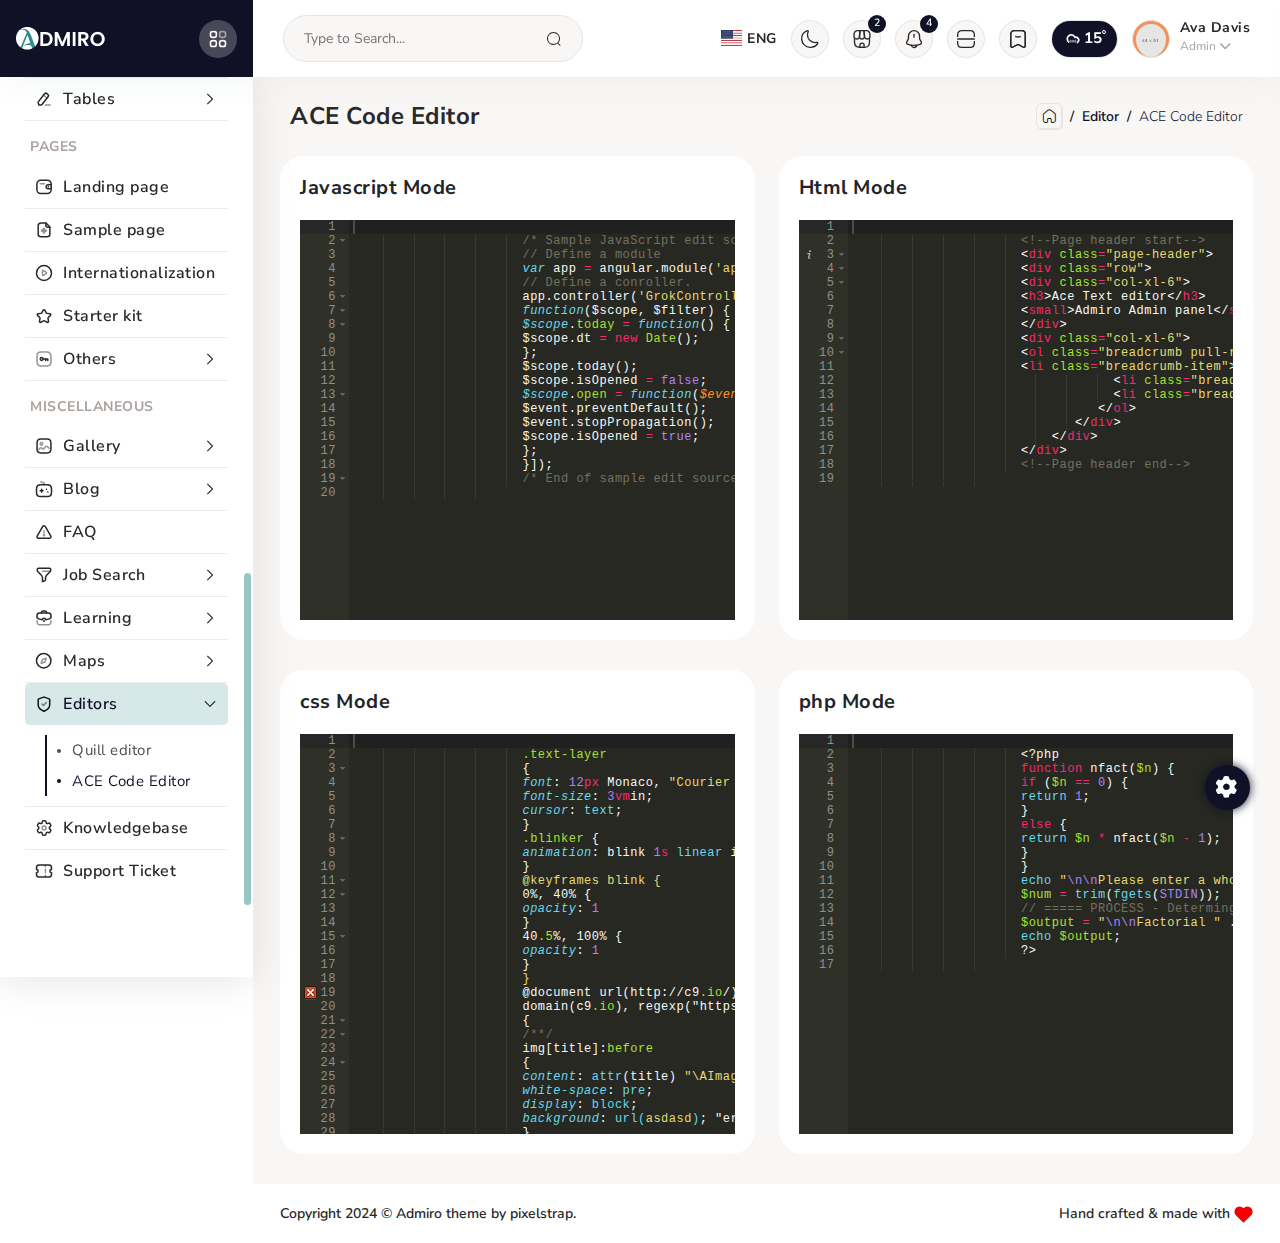
<file: template/ace-code-editor.html>
<!DOCTYPE html >
<html lang="en">
  <head>
    <meta http-equiv="Content-Type" content="text/html; charset=UTF-8"/>
    <meta http-equiv="X-UA-Compatible" content="IE=edge"/>
    <meta name="viewport" content="width=device-width, initial-scale=1.0"/>
    <meta name="description" content="Admiro admin is super flexible, powerful, clean &amp; modern responsive bootstrap 5 admin template with unlimited possibilities."/>
    <meta name="keywords" content="admin template, Admiro admin template, best javascript admin, dashboard template, bootstrap admin template, responsive admin template, web app"/>
    <meta name="author" content="pixelstrap"/>
    <title>Admiro - Premium Admin Template</title>
    <!-- Favicon icon-->
    <link rel="icon" href="../assets/images/favicon.png" type="image/x-icon"/>
    <link rel="shortcut icon" href="../assets/images/favicon.png" type="image/x-icon"/>
    <!-- Google font-->
    <link rel="preconnect" href="https://fonts.googleapis.com"/>
    <link rel="preconnect" href="https://fonts.gstatic.com" crossorigin=""/>
    <link href="https://fonts.googleapis.com/css2?family=Nunito+Sans:opsz,wght@6..12,200;6..12,300;6..12,400;6..12,500;6..12,600;6..12,700;6..12,800;6..12,900;6..12,1000&amp;display=swap" rel="stylesheet"/>
    <!-- Flag icon css -->
    <link rel="stylesheet" href="../assets/css/vendors/flag-icon.css"/>
    <!-- iconly-icon-->
    <link rel="stylesheet" href="../assets/css/iconly-icon.css"/>
    <link rel="stylesheet" href="../assets/css/bulk-style.css"/>
    <!-- iconly-icon-->
    <link rel="stylesheet" href="../assets/css/themify.css"/>
    <!--fontawesome-->
    <link rel="stylesheet" href="../assets/css/fontawesome-min.css"/>
    <!-- Whether Icon css-->
    <link rel="stylesheet" type="text/css" href="../assets/css/vendors/weather-icons/weather-icons.min.css"/>
    <link rel="stylesheet" type="text/css" href="../assets/css/vendors/scrollbar.css"/>
    <link rel="stylesheet" type="text/css" href="../assets/css/vendors/slick.css"/>
    <link rel="stylesheet" type="text/css" href="../assets/css/vendors/slick-theme.css"/>
    <!-- App css -->
    <link id="color" rel="stylesheet" href="../assets/css/color-1.css" media="screen"/>
    <link rel="stylesheet" href="../assets/css/style.css"/>
  </head>
  <body>
    <!-- page-wrapper Start-->
    <!-- tap on top starts-->
    <div class="tap-top"><i class="iconly-Arrow-Up icli"></i></div>
    <!-- tap on tap ends-->
    <!-- loader-->
    <div class="loader-wrapper">
      <div class="loader"><span></span><span></span><span></span><span></span><span></span></div>
    </div>
    <div class="page-wrapper compact-wrapper" id="pageWrapper"> 
      <header class="page-header row">
        <div class="logo-wrapper d-flex align-items-center col-auto"><a href="index.html"><img class="light-logo img-fluid" src="../assets/images/logo/logo1.png" alt="logo"/><img class="dark-logo img-fluid" src="../assets/images/logo/logo-dark.png" alt="logo"/></a><a class="close-btn toggle-sidebar" href="javascript:void(0)">
            <svg class="svg-color">
              <use href="../assets/svg/iconly-sprite.svg#Category"></use>
            </svg></a></div>
        <div class="page-main-header col">
          <div class="header-left">
            <form class="form-inline search-full col" action="#" method="get">
              <div class="form-group w-100">
                <div class="Typeahead Typeahead--twitterUsers">
                  <div class="u-posRelative">
                    <input class="demo-input Typeahead-input form-control-plaintext w-100" type="text" placeholder="Search Admiro .." name="q" title="" autofocus="autofocus"/>
                    <div class="spinner-border Typeahead-spinner" role="status"><span class="sr-only">Loading...</span></div><i class="close-search" data-feather="x"></i>
                  </div>
                  <div class="Typeahead-menu"></div>
                </div>
              </div>
            </form>
            <div class="form-group-header d-lg-block d-none">
              <div class="Typeahead Typeahead--twitterUsers">
                <div class="u-posRelative d-flex align-items-center"> 
                  <input class="demo-input py-0 Typeahead-input form-control-plaintext w-100" type="text" placeholder="Type to Search..." name="q" title=""/><i class="search-bg iconly-Search icli"></i>
                </div>
              </div>
            </div>
          </div>
          <div class="nav-right">
            <ul class="header-right"> 
              <li class="custom-dropdown">
                <div class="translate_wrapper">
                  <div class="current_lang"><a class="lang" href="javascript:void(0)"><i class="flag-icon flag-icon-us"></i>
                      <h6 class="lang-txt f-w-700">ENG</h6></a></div>
                  <ul class="custom-menu profile-menu language-menu py-0 more_lang">
                                  <li class="d-block"><a class="lang" href="#" data-value="English"><i class="flag-icon flag-icon-us"></i>
                                      <div class="lang-txt">English</div></a></li>
                                  <li class="d-block"><a class="lang" href="#" data-value="fr"><i class="flag-icon flag-icon-fr"></i>
                                      <div class="lang-txt">Français</div></a></li>
                                  <li class="d-block"><a class="lang" href="#" data-value="es"><i class="flag-icon flag-icon-es"></i>
                                      <div class="lang-txt">Español</div></a></li>
                  </ul>
                </div>
              </li>
              <li class="search d-lg-none d-flex"> <a href="javascript:void(0)">
                  <svg>
                    <use href="../assets/svg/iconly-sprite.svg#Search"></use>
                  </svg></a></li>
              <li>  <a class="dark-mode" href="javascript:void(0)">
                  <svg>
                    <use href="../assets/svg/iconly-sprite.svg#moondark"></use>
                  </svg></a></li>
              <li class="custom-dropdown"><a href="javascript:void(0)">
                  <svg>
                    <use href="../assets/svg/iconly-sprite.svg#cart-icon"></use>
                  </svg></a><span class="badge rounded-pill badge-primary">2</span>
                <div class="custom-menu cart-dropdown py-0 overflow-hidden">
                  <h3 class="title dropdown-title">Cart</h3>
                  <ul class="pb-0">
                    <li>
                      <div class="d-flex"><img class="img-fluid b-r-5 me-3 img-60" src="../assets/images/dashboard-2/1.png" alt=""/>
                        <div class="flex-grow-1"><span class="f-w-600">Watch multicolor</span>
                          <div class="qty-box">
                            <div class="input-group"><span class="input-group-prepend">
                                <button class="btn quantity-left-minus" type="button" data-type="minus" data-field="">-</button></span>
                              <input class="form-control input-number" type="text" name="quantity" value="1"/><span class="input-group-prepend">
                                <button class="btn quantity-right-plus" type="button" data-type="plus" data-field="">+</button></span>
                            </div>
                          </div>
                          <h6 class="font-primary">$500</h6>
                        </div>
                        <div class="close-circle"><a class="bg-danger" href="#"><i data-feather="x"></i></a></div>
                      </div>
                    </li>
                    <li>
                      <div class="d-flex"><img class="img-fluid b-r-5 me-3 img-60" src="../assets/images/dashboard-2/2.png" alt=""/>
                        <div class="flex-grow-1"><span class="f-w-600">Airpods</span>
                          <div class="qty-box">
                            <div class="input-group"><span class="input-group-prepend">
                                <button class="btn quantity-left-minus" type="button" data-type="minus" data-field="">-</button></span>
                              <input class="form-control input-number" type="text" name="quantity" value="1"/><span class="input-group-prepend">
                                <button class="btn quantity-right-plus" type="button" data-type="plus" data-field="">+</button></span>
                            </div>
                          </div>
                          <h6 class="font-primary">$500.00</h6>
                        </div>
                        <div class="close-circle"><a class="bg-danger" href="#"><i data-feather="x"></i></a></div>
                      </div>
                    </li>
                    <li class="total">
                      <h6 class="mb-0">Order Total : <span class="f-w-600">$1000.00</span></h6>
                    </li>
                    <li class="text-center"><a class="d-block mb-3 view-cart f-w-700 text-primary" href="cart.html">Go to your cart</a><a class="btn btn-primary view-checkout text-white" href="checkout.html">Checkout</a></li>
                  </ul>
                </div>
              </li>
              <li class="custom-dropdown"><a href="javascript:void(0)">
                  <svg>
                    <use href="../assets/svg/iconly-sprite.svg#notification"></use>
                  </svg></a><span class="badge rounded-pill badge-primary">4</span>
                <div class="custom-menu notification-dropdown py-0 overflow-hidden">
                  <h3 class="title bg-primary-light dropdown-title">Notification <span class="font-primary">View all</span></h3>
                  <ul class="activity-timeline">
                    <li class="d-flex align-items-start">
                      <div class="activity-line"></div>
                      <div class="activity-dot-primary"></div>
                      <div class="flex-grow-1">
                        <h6 class="f-w-600 font-primary">30-04-2024<span>Today</span><span class="circle-dot-primary float-end">
                            <svg class="circle-color">
                              <use href="../assets/svg/iconly-sprite.svg#circle"></use>
                            </svg></span></h6>
                        <h5>Alice Goodwin</h5>
                        <p class="mb-0">Fashion should be fun. It shouldn't be labelled intellectual.</p>
                      </div>
                    </li>
                                  <li class="d-flex align-items-start">
                                    <div class="activity-dot-secondary"></div>
                                    <div class="flex-grow-1">
                                      <h6 class="f-w-600 font-secondary">28-06-2024<span>1 hour ago</span><span class="float-end circle-dot-secondary">
                                          <svg class="circle-color">
                                            <use href="../assets/svg/iconly-sprite.svg#circle"></use>
                                          </svg></span></h6>
                                      <h5>Herry Venter</h5>
                                      <p>I am convinced that there can be luxury in simplicity.</p>
                                    </div>
                                  </li>
                                  <li class="d-flex align-items-start">
                                    <div class="activity-dot-primary"></div>
                                    <div class="flex-grow-1">
                                      <h6 class="f-w-600 font-primary">04-08-2024<span>Today</span><span class="float-end circle-dot-primary">
                                          <svg class="circle-color">
                                            <use href="../assets/svg/iconly-sprite.svg#circle"></use>
                                          </svg></span></h6>
                                      <h5>Loain Deo</h5>
                                      <p>I feel that things happen for open new opportunities.</p>
                                    </div>
                                  </li>
                                  <li class="d-flex align-items-start">
                                    <div class="activity-dot-secondary"></div>
                                    <div class="flex-grow-1">
                                      <h6 class="f-w-600 font-secondary">12-11-2024<span>Yesterday</span><span class="float-end circle-dot-secondary">
                                          <svg class="circle-color">
                                            <use href="../assets/svg/iconly-sprite.svg#circle"></use>
                                          </svg></span></h6>
                                      <h5>Fenter Jessy</h5>
                                      <p>Sometimes the simplest things are the most profound.</p>
                                    </div>
                                  </li>
                  </ul>
                </div>
              </li>
              <li><a class="full-screen" href="javascript:void(0)"> 
                  <svg>
                    <use href="../assets/svg/iconly-sprite.svg#scanfull"></use>
                  </svg></a></li>
              <li class="custom-dropdown"><a href="javascript:void(0)">
                  <svg>
                    <use href="../assets/svg/iconly-sprite.svg#bookmark"></use>
                  </svg></a>
                <div class="custom-menu bookmark-dropdown py-0 overflow-hidden">
                  <h3 class="title bg-primary-light dropdown-title">Bookmark</h3>
                  <ul> 
                    <li> 
                      <form class="mb-0">
                        <div class="input-group">
                          <input class="form-control" type="text" placeholder="Search Bookmark..."/><span class="input-group-text">
                            <svg class="svg-color">
                              <use href="../assets/svg/iconly-sprite.svg#Search"></use>
                            </svg></span>
                        </div>
                      </form>
                    </li>
                                  <li class="d-flex align-items-center">
                                    <div class="flex-shrink-0 me-2 btn-activity-primary"><a href="index.html">
                                        <svg class="svg-color">
                                          <use href="../assets/svg/iconly-sprite.svg#cube"></use>
                                        </svg></a></div>
                                    <div class="d-flex justify-content-between align-items-center w-100"><a href="index.html">Dashboard</a>
                                      <svg class="svg-color icon-star">
                                        <use href="../assets/svg/iconly-sprite.svg#star"></use>
                                      </svg>
                                    </div>
                                  </li>
                                  <li class="d-flex align-items-center">
                                    <div class="flex-shrink-0 me-2 btn-activity-secondary"><a href="to-do.html">
                                        <svg class="svg-color">
                                          <use href="../assets/svg/iconly-sprite.svg#check"></use>
                                        </svg></a></div>
                                    <div class="d-flex justify-content-between align-items-center w-100"><a href="to-do.html">To-do</a>
                                      <svg class="svg-color icon-star">
                                        <use href="../assets/svg/iconly-sprite.svg#star"></use>
                                      </svg>
                                    </div>
                                  </li>
                                  <li class="d-flex align-items-center">
                                    <div class="flex-shrink-0 me-2 btn-activity-danger"><a href="apex_chart.html">
                                        <svg class="svg-color">
                                          <use href="../assets/svg/iconly-sprite.svg#pie"></use>
                                        </svg></a></div>
                                    <div class="d-flex justify-content-between align-items-center w-100"><a href="apex_chart.html">Chart</a>
                                      <svg class="svg-color icon-star">
                                        <use href="../assets/svg/iconly-sprite.svg#star"></use>
                                      </svg>
                                    </div>
                                  </li>
                  </ul>
                </div>
              </li>
              <li class="cloud-design"><a class="cloud-mode">
                  <svg class="climacon climacon_cloudDrizzle" id="cloudDrizzle" version="1.1" viewBox="15 15 70 70">
                    <g class="climacon_iconWrap climacon_iconWrap-cloudDrizzle">
                      <g class="climacon_wrapperComponent climacon_wrapperComponent-drizzle">
                        <path class="climacon_component climacon_component-stroke climacon_component-stroke_drizzle climacon_component-stroke_drizzle-left" d="M42.001,53.644c1.104,0,2,0.896,2,2v3.998c0,1.105-0.896,2-2,2c-1.105,0-2.001-0.895-2.001-2v-3.998C40,54.538,40.896,53.644,42.001,53.644z"></path>
                        <path class="climacon_component climacon_component-stroke climacon_component-stroke_drizzle climacon_component-stroke_drizzle-middle" d="M49.999,53.644c1.104,0,2,0.896,2,2v4c0,1.104-0.896,2-2,2s-1.998-0.896-1.998-2v-4C48.001,54.54,48.896,53.644,49.999,53.644z"></path>
                        <path class="climacon_component climacon_component-stroke climacon_component-stroke_drizzle climacon_component-stroke_drizzle-right" d="M57.999,53.644c1.104,0,2,0.896,2,2v3.998c0,1.105-0.896,2-2,2c-1.105,0-2-0.895-2-2v-3.998C55.999,54.538,56.894,53.644,57.999,53.644z"></path>
                      </g>
                      <g class="climacon_wrapperComponent climacon_wrapperComponent-cloud">
                        <path class="climacon_component climacon_component-stroke climacon_component-stroke_cloud" d="M63.999,64.944v-4.381c2.387-1.386,3.998-3.961,3.998-6.92c0-4.418-3.58-8-7.998-8c-1.603,0-3.084,0.481-4.334,1.291c-1.232-5.316-5.973-9.29-11.664-9.29c-6.628,0-11.999,5.372-11.999,12c0,3.549,1.55,6.729,3.998,8.926v4.914c-4.776-2.769-7.998-7.922-7.998-13.84c0-8.836,7.162-15.999,15.999-15.999c6.004,0,11.229,3.312,13.965,8.203c0.664-0.113,1.336-0.205,2.033-0.205c6.627,0,11.998,5.373,11.998,12C71.997,58.864,68.655,63.296,63.999,64.944z"></path>
                      </g>
                    </g>
                  </svg>
                  <h3>15</h3></a></li>
              <li class="profile-nav custom-dropdown">
                <div class="user-wrap">
                  <div class="user-img"><img src="../assets/images/profile.png" alt="user"/></div>
                  <div class="user-content">
                    <h6>Ava Davis</h6>
                    <p class="mb-0">Admin<i class="fa-solid fa-chevron-down"></i></p>
                  </div>
                </div>
                <div class="custom-menu overflow-hidden">
                  <ul class="profile-body">
                    <li class="d-flex"> 
                      <svg class="svg-color">
                        <use href="../assets/svg/iconly-sprite.svg#Profile"></use>
                      </svg><a class="ms-2" href="user-profile.html">Account</a>
                    </li>
                    <li class="d-flex"> 
                      <svg class="svg-color">
                        <use href="../assets/svg/iconly-sprite.svg#Message"></use>
                      </svg><a class="ms-2" href="letter-box.html">Inbox</a>
                    </li>
                    <li class="d-flex"> 
                      <svg class="svg-color">
                        <use href="../assets/svg/iconly-sprite.svg#Document"></use>
                      </svg><a class="ms-2" href="to-do.html">Task</a>
                    </li>
                    <li class="d-flex"> 
                      <svg class="svg-color">
                        <use href="../assets/svg/iconly-sprite.svg#Login"></use>
                      </svg><a class="ms-2" href="login.html">Log Out</a>
                    </li>
                  </ul>
                </div>
              </li>
            </ul>
          </div>
        </div>
      </header>
      <!-- Page Body Start-->
      <div class="page-body-wrapper"> 
        <!-- Page sidebar start-->
        <aside class="page-sidebar"> 
          <div class="left-arrow" id="left-arrow"><i data-feather="arrow-left"></i></div>
          <div class="main-sidebar" id="main-sidebar">
            <ul class="sidebar-menu" id="simple-bar">
              <li class="pin-title sidebar-main-title">  
                <div> 
                  <h5 class="sidebar-title f-w-700">Pinned</h5>
                </div>
              </li>
              <li class="sidebar-main-title">
                <div>
                  <h5 class="lan-1 f-w-700 sidebar-title">General</h5>
                </div>
              </li>
              <li class="sidebar-list"><i class="fa-solid fa-thumbtack"></i><a class="sidebar-link" href="javascript:void(0)"> 
                  <svg class="stroke-icon">
                    <use href="../assets/svg/iconly-sprite.svg#Home-dashboard"></use>
                  </svg>
                  <h6>Dashboards</h6><span class="badge">3</span><i class="iconly-Arrow-Right-2 icli"></i></a>
                <ul class="sidebar-submenu">
                  <li> <a href="index.html">Default</a></li>
                  <li><a href="dashboard-02.html">Ecommerce </a></li>
                  <li> <a href="dashboard-03.html">Education</a></li>
                </ul>
              </li>
              <li class="sidebar-list"> <i class="fa-solid fa-thumbtack"></i><a class="sidebar-link" href="javascript:void(0)">
                  <svg class="stroke-icon">
                    <use href="../assets/svg/iconly-sprite.svg#Pie"></use>
                  </svg>
                  <h6 class="lan-2">Widgets </h6><i class="iconly-Arrow-Right-2 icli"></i></a>
                <ul class="sidebar-submenu">
                  <li> <a href="general-widget.html">General</a></li>
                  <li><a href="chart-widget.html">Chart</a></li>
                </ul>
              </li>
              <li class="sidebar-list"><i class="fa-solid fa-thumbtack"></i><a class="sidebar-link" href="javascript:void(0)">
                  <svg class="stroke-icon">
                    <use href="../assets/svg/iconly-sprite.svg#Document"></use>
                  </svg>
                  <h6 class="lan-3">Page layout</h6><i class="iconly-Arrow-Right-2 icli"> </i></a>
                <ul class="sidebar-submenu">
                  <li> <a href="box-layout.html">Box Layout</a></li>
                  <li><a href="layout-rtl.html">RTL</a></li>
                  <li> <a href="layout-dark.html">Dark</a></li>
                </ul>
              </li>
              <li class="sidebar-main-title">
                <div>
                  <h5 class="f-w-700 sidebar-title pt-3">Application</h5>
                </div>
              </li>
              <li class="sidebar-list"> <i class="fa-solid fa-thumbtack"></i><a class="sidebar-link" href="javascript:void(0)">
                  <svg class="stroke-icon">
                    <use href="../assets/svg/iconly-sprite.svg#Info-circle"></use>
                  </svg>
                  <h6 class="f-w-600">Project</h6><i class="iconly-Arrow-Right-2 icli"></i></a>
                <ul class="sidebar-submenu">
                  <li> <a href="project-list.html">Project list </a></li>
                  <li> <a href="projectcreate.html">Project create </a></li>
                </ul>
              </li>
              <li class="sidebar-list"> <i class="fa-solid fa-thumbtack"></i><a class="sidebar-link" href="file-manager.html">
                  <svg class="stroke-icon">
                    <use href="../assets/svg/iconly-sprite.svg#Paper"></use>
                  </svg>
                  <h6 class="f-w-600">File Manager </h6></a></li>
              <li class="sidebar-list"> <i class="fa-solid fa-thumbtack"></i><a class="sidebar-link" href="kanban-board.html">
                  <svg class="stroke-icon">
                    <use href="../assets/svg/iconly-sprite.svg#Wallet"></use>
                  </svg>
                  <h6 class="f-w-600">Kanban board</h6></a></li>
              <li class="sidebar-list"> <i class="fa-solid fa-thumbtack"></i><a class="sidebar-link" href="javascript:void(0)">
                  <svg class="stroke-icon">
                    <use href="../assets/svg/iconly-sprite.svg#Bag"></use>
                  </svg>
                  <h6 class="f-w-600">Ecommerce</h6><i class="iconly-Arrow-Right-2 icli"> </i></a>
                <ul class="sidebar-submenu">
                  <li> <a href="add-products.html">Add Products</a></li>
                  <li> <a href="product.html">Product</a></li>
                  <li> <a href="product-page.html">Product Page</a></li>
                  <li> <a href="category.html">Category page</a></li>
                  <li> <a href="list-products.html">Product list</a></li>
                  <li> <a href="payment-details.html">Payment Details</a></li>
                  <li> <a href="order-history.html">Order History</a></li>
                  <li><a class="submenu-title" href="javascript:void(0)">Invoices<i class="iconly-Arrow-Right-2 icli"> </i></a>
                    <ul class="according-submenu">
                      <li> <a href="invoices-1.html">Invoices 1</a></li>
                      <li> <a href="invoices-2.html">Invoices 2</a></li>
                      <li> <a href="invoices-3.html">Invoices 3</a></li>
                      <li> <a href="invoices-4.html">Invoices 4</a></li>
                      <li> <a href="invoices-5.html">Invoices 5</a></li>
                      <li> <a href="invoices-6.html">Invoices 6</a></li>
                    </ul>
                  </li>
                  <li> <a href="cart.html">Cart</a></li>
                  <li> <a href="list-wish.html">Wishlist</a></li>
                  <li> <a href="checkout.html">Checkout</a></li>
                  <li> <a href="pricing.html">Pricing </a></li>
                </ul>
              </li>
              <li class="sidebar-list"> <i class="fa-solid fa-thumbtack"></i><a class="sidebar-link" href="letter-box.html">
                  <svg class="stroke-icon">
                    <use href="../assets/svg/iconly-sprite.svg#Message"></use>
                  </svg>
                  <h6 class="f-w-600">Letter Box</h6></a></li>
              <li class="sidebar-list"> <i class="fa-solid fa-thumbtack"></i><a class="sidebar-link" href="javascript:void(0)">
                  <svg class="stroke-icon">
                    <use href="../assets/svg/iconly-sprite.svg#Chat"></use>
                  </svg>
                  <h6 class="f-w-600">Chat</h6><i class="iconly-Arrow-Right-2 icli"> </i></a>
                <ul class="sidebar-submenu">
                  <li> <a href="private-chat.html">Private Chat</a></li>
                  <li> <a href="group-chat.html">Group Chat</a></li>
                </ul>
              </li>
              <li class="sidebar-list"> <i class="fa-solid fa-thumbtack"></i><a class="sidebar-link" href="javascript:void(0)">
                  <svg class="stroke-icon">
                    <use href="../assets/svg/iconly-sprite.svg#Profile"></use>
                  </svg>
                  <h6 class="f-w-600">Users</h6><i class="iconly-Arrow-Right-2 icli"> </i></a>
                <ul class="sidebar-submenu">
                  <li> <a href="user-profile.html">Users Profile</a></li>
                  <li> <a href="edit-profile.html">Users Edit</a></li>
                  <li> <a href="user-cards.html">Users Cards      </a></li>
                </ul>
              </li>
              <li class="sidebar-list"> <i class="fa-solid fa-thumbtack"></i><a class="sidebar-link" href="bookmark.html">
                  <svg class="stroke-icon">
                    <use href="../assets/svg/iconly-sprite.svg#Bookmark"></use>
                  </svg>
                  <h6 class="f-w-600">Bookmarks</h6></a></li>
              <li class="sidebar-list"> <i class="fa-solid fa-thumbtack"></i><a class="sidebar-link" href="contacts.html">
                  <svg class="stroke-icon">
                    <use href="../assets/svg/iconly-sprite.svg#Contacts"></use>
                  </svg>
                  <h6 class="f-w-600">Contacts   </h6></a></li>
              <li class="sidebar-list"> <i class="fa-solid fa-thumbtack"></i><a class="sidebar-link" href="task.html">
                  <svg class="stroke-icon">
                    <use href="../assets/svg/iconly-sprite.svg#Tick-square"></use>
                  </svg>
                  <h6 class="f-w-600">Tasks</h6></a></li>
              <li class="sidebar-list"> <i class="fa-solid fa-thumbtack"></i><a class="sidebar-link" href="calendar-basic.html">
                  <svg class="stroke-icon">
                    <use href="../assets/svg/iconly-sprite.svg#Calendar"></use>
                  </svg>
                  <h6 class="f-w-600">Calendar  </h6></a></li>
              <li class="sidebar-list"> <i class="fa-solid fa-thumbtack"></i><a class="sidebar-link" href="social-app.html">
                  <svg class="stroke-icon">
                    <use href="../assets/svg/iconly-sprite.svg#Camera"></use>
                  </svg>
                  <h6 class="f-w-600">Social App</h6></a></li>
              <li class="sidebar-list"> <i class="fa-solid fa-thumbtack"></i><a class="sidebar-link" href="to-do.html">
                  <svg class="stroke-icon">
                    <use href="../assets/svg/iconly-sprite.svg#Edit"></use>
                  </svg>
                  <h6 class="f-w-600">To-Do </h6></a></li>
              <li class="sidebar-list"> <i class="fa-solid fa-thumbtack"></i><a class="sidebar-link" href="search.html">
                  <svg class="stroke-icon">
                    <use href="../assets/svg/iconly-sprite.svg#Search-sidebar"></use>
                  </svg>
                  <h6 class="f-w-600">Search Result                                                </h6></a></li>
              <li class="sidebar-main-title">
                <div>
                  <h5 class="f-w-700 sidebar-title pt-3">Components</h5>
                </div>
              </li>
              <li class="sidebar-list"> <i class="fa-solid fa-thumbtack"></i><a class="sidebar-link" href="buttons.html">
                  <svg class="stroke-icon">
                    <use href="../assets/svg/iconly-sprite.svg#More-box"></use>
                  </svg>
                  <h6 class="f-w-600">buttons </h6></a></li>
              <li class="sidebar-list"> <i class="fa-solid fa-thumbtack"></i><a class="sidebar-link" href="javascript:void(0)">
                  <svg class="stroke-icon">
                    <use href="../assets/svg/iconly-sprite.svg#Folder"></use>
                  </svg>
                  <h6 class="f-w-600">Ui Kits</h6><i class="iconly-Arrow-Right-2 icli"> </i></a>
                <ul class="sidebar-submenu">
                  <li> <a href="typography.html">Typography</a></li>
                  <li><a href="avatars.html">Avatars</a></li>
                  <li> <a href="alert.html">Alert</a></li>
                  <li> <a href="helper-classes.html">Helper classes</a></li>
                  <li> <a href="grid.html">Grid</a></li>
                  <li> <a href="accordion.html">Accordion</a></li>
                  <li> <a href="tag-pills.html">Tag pills</a></li>
                  <li> <a href="modal.html">Modal </a></li>
                  <li> <a href="popover.html">Popover </a></li>
                  <li> <a href="progress-bar.html">Progress bar</a></li>
                  <li> <a href="tab-bootstrap.html">Tab bootstrap</a></li>
                  <li> <a href="tooltip.html">Tooltip</a></li>
                  <li> <a href="dropdown.html"> Dropdown</a></li>
                  <li> <a href="list.html">List</a></li>
                </ul>
              </li>
              <li class="sidebar-list"><i class="fa-solid fa-thumbtack"></i><a class="sidebar-link" href="javascript:void(0)">
                  <svg class="stroke-icon">
                    <use href="../assets/svg/iconly-sprite.svg#Ticket-star"></use>
                  </svg>
                  <h6 class="f-w-600">Bonus Ui</h6><i class="iconly-Arrow-Right-2 icli"></i></a>
                <ul class="sidebar-submenu"> 
                  <li><a href="scrollable.html">Scrollable</a></li>
                  <li> <a href="tree.html">Tree view </a></li>
                  <li><a href="toasts.html">Toasts </a></li>
                  <li> <a href="rating.html">Rating</a></li>
                  <li> <a href="dropzone.html">Dropzone</a></li>
                  <li> <a href="tour.html">Tour</a></li>
                  <li> <a href="sweetalert2.html">Sweetalert2 </a></li>
                  <li> <a href="modal-animated.html">Animated Modal</a></li>
                  <li> <a href="slider.html">Slider</a></li>
                  <li> <a href="ribbons.html">Ribbons</a></li>
                  <li><a href="pagination.html">Pagination</a></li>
                  <li> <a href="breadcrumb.html">Breadcrumb</a></li>
                  <li> <a href="range-slider.html">Range slider</a></li>
                  <li> <a href="image-cropper.html">Image cropper</a></li>
                  <li> <a href="basic-card.html">Basic Card</a></li>
                  <li> <a href="creative-card.html">Creative Card</a></li>
                  <li> <a href="dragable-card.html">Dragable Card </a></li>
                  <li> <a href="timeline.html">Timeline</a></li>
                </ul>
              </li>
              <li class="sidebar-list"> <i class="fa-solid fa-thumbtack"></i><a class="sidebar-link" href="javascript:void(0)">
                  <svg class="stroke-icon">
                    <use href="../assets/svg/iconly-sprite.svg#Category"></use>
                  </svg>
                  <h6 class="f-w-600">Animation </h6><i class="iconly-Arrow-Right-2 icli"></i></a>
                <ul class="sidebar-submenu"> 
                  <li>  <a href="AOS.html">aos</a></li>
                  <li>  <a href="WOW.html">wow</a></li>
                </ul>
              </li>
              <li class="sidebar-list"> <i class="fa-solid fa-thumbtack"></i><a class="sidebar-link" href="javascript:void(0)">
                  <svg class="stroke-icon">
                    <use href="../assets/svg/iconly-sprite.svg#Activity"></use>
                  </svg>
                  <h6 class="f-w-600">Icon</h6><i class="iconly-Arrow-Right-2 icli"></i></a>
                <ul class="sidebar-submenu"> 
                  <li><a href="font-awesome.html">Fontawesome icon</a></li>
                  <li><a href="feather_icon.html">Feather icon</a></li>
                  <li> <a href="iconly-icon.html">Iconly icon </a></li>
                  <li> <a href="themify-icon.html">Themify Icon</a></li>
                </ul>
              </li>
              <li class="sidebar-list"> <i class="fa-solid fa-thumbtack"></i><a class="sidebar-link" href="javascript:void(0)">
                  <svg class="stroke-icon">
                    <use href="../assets/svg/iconly-sprite.svg#Chart"></use>
                  </svg>
                  <h6 class="f-w-600">Charts</h6><i class="iconly-Arrow-Right-2 icli"></i></a>
                <ul class="sidebar-submenu">
                  <li><a href="echarts.html">Echarts</a></li>
                  <li> <a href="apex_chart.html">Apex Chart</a></li>
                  <li> <a href="chart-google.html">Google Chart</a></li>
                  <li> <a href="chart-sparkline.html">Sparkline chart</a></li>
                  <li> <a href="chart-flot.html">Flot Chart</a></li>
                  <li> <a href="chart-knob.html">Knob Chart</a></li>
                  <li> <a href="chart-morris.html">Morris Chart</a></li>
                  <li> <a href="chartjs.html">Chatjs Chart</a></li>
                  <li> <a href="chartist_chart.html">Chartist Chart</a></li>
                  <li><a href="chart-peity.html">Peity Chart</a></li>
                </ul>
              </li>
              <li class="sidebar-main-title">
                <div>
                  <h5 class="sidebar-title pt-3 f-w-700">Tables & Forms</h5>
                </div>
              </li>
              <li class="sidebar-list"> <i class="fa-solid fa-thumbtack"></i><a class="sidebar-link" href="javascript:void(0)">
                  <svg class="stroke-icon">
                    <use href="../assets/svg/iconly-sprite.svg#Filter"></use>
                  </svg>
                  <h6 class="f-w-600">Forms</h6><i class="iconly-Arrow-Right-2 icli"> </i></a>
                <ul class="sidebar-submenu">
                  <li><a class="submenu-title" href="javascript:void(0)">form-control<i class="iconly-Arrow-Right-2 icli"> </i></a>
                    <ul class="according-submenu">
                      <li> <a href="base-input.html">Base input</a></li>
                      <li> <a href="form-validation.html">Form validation</a></li>
                      <li> <a href="radio-checkbox-control.html">Checkbox & Radio </a></li>
                      <li> <a href="input-group.html">Input group</a></li>
                      <li> <a href="input-mask.html">Input mask</a></li>
                      <li> <a href="megaoptions.html">Mega Options                                                    </a></li>
                    </ul>
                  </li>
                  <li><a class="submenu-title" href="javascript:void(0)">Form Widgets<i class="iconly-Arrow-Right-2 icli"> </i></a>
                    <ul class="according-submenu">
                      <li> <a href="datepicker.html">Datepicker</a></li>
                      <li> <a href="touchspin.html">Touchspin</a></li>
                      <li> <a href="select2.html">Select2 </a></li>
                      <li> <a href="switch.html">Switch </a></li>
                      <li> <a href="typehead.html">Typehead </a></li>
                      <li> <a href="clipboard.html">Clipboard</a></li>
                    </ul>
                  </li>
                  <li><a class="submenu-title" href="javascript:void(0)">Form Layout<i class="iconly-Arrow-Right-2 icli"> </i></a>
                    <ul class="according-submenu">
                      <li> <a href="form-wizard.html">Form wizard 1</a></li>
                      <li> <a href="form-wizard-two.html">Form wizard 2</a></li>
                      <li> <a href="form-wizard-three.html">Two factor</a></li>
                    </ul>
                  </li>
                </ul>
              </li>
              <li class="sidebar-list"> <i class="fa-solid fa-thumbtack"></i><a class="sidebar-link" href="javascript:void(0)">
                  <svg class="stroke-icon">
                    <use href="../assets/svg/iconly-sprite.svg#Edit-line"></use>
                  </svg>
                  <h6 class="f-w-600">Tables</h6><i class="iconly-Arrow-Right-2 icli"> </i></a>
                <ul class="sidebar-submenu">
                  <li><a class="submenu-title" href="javascript:void(0)">Bootstrap Tables<i class="iconly-Arrow-Right-2 icli"> </i></a>
                    <ul class="according-submenu">
                      <li> <a href="basic-table.html">Basic Tables</a></li>
                      <li> <a href="table-components.html">Table components</a></li>
                    </ul>
                  </li>
                  <li><a class="submenu-title" href="javascript:void(0)">Data Tables<i class="iconly-Arrow-Right-2 icli"> </i></a>
                    <ul class="according-submenu">
                      <li> <a href="datatable-basic-init.html">Basic Init</a></li>
                      <li> <a href="datatable-advance.html">Advance Init</a></li>
                      <li> <a href="datatable-API.html">API</a></li>
                      <li><a href="datatable-data-source.html">Data Sources</a></li>
                    </ul>
                  </li>
                  <li> <a href="datatable-ext-autofill.html">Ex. Data Tables</a></li>
                  <li> <a href="jsgrid-table.html">Js Grid Table         </a></li>
                </ul>
              </li>
              <li class="sidebar-main-title">
                <div>
                  <h5 class="sidebar-title pt-3 f-w-700">Pages</h5>
                </div>
              </li>
              <li class="sidebar-list"> <i class="fa-solid fa-thumbtack"></i><a class="sidebar-link" href="landing-page.html">
                  <svg class="stroke-icon">
                    <use href="../assets/svg/iconly-sprite.svg#Wallet"></use>
                  </svg>
                  <h6 class="f-w-600">Landing page</h6></a></li>
              <li class="sidebar-list"><i class="fa-solid fa-thumbtack"></i><a class="sidebar-link" href="sample-page.html">
                  <svg class="stroke-icon">
                    <use href="../assets/svg/iconly-sprite.svg#Paper-plus"></use>
                  </svg>
                  <h6 class="f-w-600">Sample page</h6></a></li>
              <li class="sidebar-list"> <i class="fa-solid fa-thumbtack"></i><a class="sidebar-link" href="internationalization.html">
                  <svg class="stroke-icon">
                    <use href="../assets/svg/iconly-sprite.svg#Play"></use>
                  </svg>
                  <h6 class="f-w-600">Internationalization</h6></a></li>
              <li class="sidebar-list"> <i class="fa-solid fa-thumbtack"></i><a class="sidebar-link" href="../starter-kit/index.html" target="_blank">
                  <svg class="stroke-icon">
                    <use href="../assets/svg/iconly-sprite.svg#Star-kit"></use>
                  </svg>
                  <h6 class="f-w-600">Starter kit</h6></a></li>
              <li class="sidebar-list"> <i class="fa-solid fa-thumbtack"></i><a class="sidebar-link" href="javascript:void(0)">
                  <svg class="stroke-icon">
                    <use href="../assets/svg/iconly-sprite.svg#Password"></use>
                  </svg>
                  <h6 class="f-w-600">Others</h6><i class="iconly-Arrow-Right-2 icli"> </i></a>
                <ul class="sidebar-submenu">
                  <li><a class="submenu-title" href="javascript:void(0)">Error Page<i class="iconly-Arrow-Right-2 icli"> </i></a>
                    <ul class="according-submenu">
                      <li> <a href="error-page1.html">Error page 1</a></li>
                      <li> <a href="error-page2.html">Error page 2</a></li>
                      <li> <a href="error-page3.html">Error page 3</a></li>
                      <li> <a href="error-page4.html">Error page 4</a></li>
                      <li> <a href="error-page5.html">Error page 5</a></li>
                      <li> <a href="error-page6.html">Error page 6</a></li>
                    </ul>
                  </li>
                  <li><a class="submenu-title" href="javascript:void(0)"> Authentication<i class="iconly-Arrow-Right-2 icli"> </i></a>
                    <ul class="according-submenu">
                      <li> <a href="login.html" target="_blank">Login Simple</a></li>
                      <li> <a href="login_one.html" target="_blank">Login with bg image</a></li>
                      <li> <a href="login_two.html" target="_blank">Login with image two</a></li>
                      <li> <a href="login-bs-validation.html" target="_blank">Login With validation</a></li>
                      <li> <a href="login-bs-tt-validation.html" target="_blank">Login with tooltip</a></li>
                      <li> <a href="login-sa-validation.html" target="_blank">Login with sweetalert</a></li>
                      <li> <a href="sign-up.html" target="_blank">Register Simple</a></li>
                      <li> <a href="sign-up-one.html" target="_blank">Register with Bg Image</a></li>
                      <li> <a href="sign-up-two.html" target="_blank">Register with image two</a></li>
                      <li> <a href="sign-up-wizard.html" target="_blank">Register wizard</a></li>
                      <li> <a href="unlock.html">Unlock User</a></li>
                      <li> <a href="forget-password.html">Forget Password</a></li>
                      <li> <a href="reset-password.html">Reset Password</a></li>
                      <li> <a href="maintenance.html">Maintenance</a></li>
                    </ul>
                  </li>
                  <li><a class="submenu-title" href="javascript:void(0)">Coming Soon<i class="iconly-Arrow-Right-2 icli"> </i></a>
                    <ul class="according-submenu">
                      <li> <a href="comingsoon.html">Coming Simple</a></li>
                      <li> <a href="comingsoon-bg-video.html">Coming with Bg video</a></li>
                      <li> <a href="comingsoon-bg-img.html">Coming with Bg Image</a></li>
                    </ul>
                  </li>
                  <li><a class="submenu-title" href="javascript:void(0)">Email templates<i class="iconly-Arrow-Right-2 icli"> </i></a>
                    <ul class="according-submenu">
                      <li> <a href="basic-template.html">Basic Email</a></li>
                      <li> <a href="email-header.html">Basic With Header</a></li>
                      <li> <a href="template-email.html">Ecomerce Template</a></li>
                      <li> <a href="template-email-2.html">Email Template 2</a></li>
                      <li> <a href="ecommerce-templates.html">Ecommerce Email</a></li>
                      <li> <a href="email-order-success.html">Order Success</a></li>
                    </ul>
                  </li>
                </ul>
              </li>
              <li class="sidebar-main-title">
                <div>
                  <h5 class="sidebar-title pt-3 f-w-700">Miscellaneous</h5>
                </div>
              </li>
              <li class="sidebar-list"> <i class="fa-solid fa-thumbtack"></i><a class="sidebar-link" href="javascript:void(0)">
                  <svg class="stroke-icon">
                    <use href="../assets/svg/iconly-sprite.svg#Gallery"></use>
                  </svg>
                  <h6 class="f-w-600">Gallery  </h6><i class="iconly-Arrow-Right-2 icli"></i></a>
                <ul class="sidebar-submenu">
                  <li> <a href="gallery.html">Gallery Grid</a></li>
                  <li> <a href="gallery-with-description.html">Gallery Grid Desc</a></li>
                  <li> <a href="masonary.html">Masonary Gallery</a></li>
                  <li> <a href="masonary_with_disc.html">Masonary With Desc</a></li>
                  <li> <a href="gallery-hover.html">Hover Effects</a></li>
                </ul>
              </li>
              <li class="sidebar-list"> <i class="fa-solid fa-thumbtack"></i><a class="sidebar-link" href="javascript:void(0)">
                  <svg class="stroke-icon">
                    <use href="../assets/svg/iconly-sprite.svg#Game"></use>
                  </svg>
                  <h6 class="f-w-600">Blog  </h6><i class="iconly-Arrow-Right-2 icli"></i></a>
                <ul class="sidebar-submenu">
                  <li> <a href="blog.html">Blog Details</a></li>
                  <li> <a href="blog-single.html">Blog Single</a></li>
                  <li><a href="add_post.html">Add Post</a></li>
                </ul>
              </li>
              <li class="sidebar-list"><a class="sidebar-link" href="faq.html"> 
                  <svg class="stroke-icon">
                    <use href="../assets/svg/iconly-sprite.svg#Danger"></use>
                  </svg>
                  <h6 class="f-w-600">FAQ</h6></a></li>
              <li class="sidebar-list"> <i class="fa-solid fa-thumbtack"></i><a class="sidebar-link" href="javascript:void(0)">
                  <svg class="stroke-icon">
                    <use href="../assets/svg/iconly-sprite.svg#Filter-2"></use>
                  </svg>
                  <h6 class="f-w-600">Job Search  </h6><i class="iconly-Arrow-Right-2 icli"></i></a>
                <ul class="sidebar-submenu">
                  <li> <a href="job-cards-view.html">Card view</a></li>
                  <li> <a href="job-list-view.html">List view</a></li>
                  <li><a href="job-details.html">Job details   </a></li>
                  <li><a href="job-apply.html">Apply</a></li>
                </ul>
              </li>
              <li class="sidebar-list"> <i class="fa-solid fa-thumbtack"></i><a class="sidebar-link" href="javascript:void(0)">
                  <svg class="stroke-icon">
                    <use href="../assets/svg/iconly-sprite.svg#Work"></use>
                  </svg>
                  <h6 class="f-w-600">Learning</h6><i class="iconly-Arrow-Right-2 icli"></i></a>
                <ul class="sidebar-submenu">
                  <li> <a href="learning_list_visit.html">Learning List</a></li>
                  <li> <a href="learning_detailed.html">Learning Detailed</a></li>
                </ul>
              </li>
              <li class="sidebar-list"> <i class="fa-solid fa-thumbtack"></i><a class="sidebar-link" href="javascript:void(0)">
                  <svg class="stroke-icon">
                    <use href="../assets/svg/iconly-sprite.svg#Discovery"></use>
                  </svg>
                  <h6 class="f-w-600">Maps</h6><i class="iconly-Arrow-Right-2 icli"></i></a>
                <ul class="sidebar-submenu">
                  <li> <a href="data-map.html">Data Map</a></li>
                  <li> <a href="vector-map.html">Vector Maps</a></li>
                </ul>
              </li>
              <li class="sidebar-list"> <i class="fa-solid fa-thumbtack"></i><a class="sidebar-link" href="javascript:void(0)">
                  <svg class="stroke-icon">
                    <use href="../assets/svg/iconly-sprite.svg#Shield"></use>
                  </svg>
                  <h6 class="f-w-600">Editors</h6><i class="iconly-Arrow-Right-2 icli"></i></a>
                <ul class="sidebar-submenu">
                  <li> <a href="quilleditor.html">Quill editor</a></li>
                  <li> <a href="ace-code-editor.html">ACE Code Editor</a></li>
                </ul>
              </li>
              <li class="sidebar-list"> <i class="fa-solid fa-thumbtack"></i><a class="sidebar-link" href="knowledgebase.html">
                  <svg class="stroke-icon">
                    <use href="../assets/svg/iconly-sprite.svg#Setting"></use>
                  </svg>
                  <h6 class="f-w-600">Knowledgebase</h6></a></li>
              <li class="sidebar-list"> <i class="fa-solid fa-thumbtack"></i><a class="sidebar-link" href="support-ticket.html">
                  <svg class="stroke-icon">
                    <use href="../assets/svg/iconly-sprite.svg#Ticket"></use>
                  </svg>
                  <h6 class="f-w-600">Support Ticket</h6></a></li>
            </ul>
          </div>
          <div class="right-arrow" id="right-arrow"><i data-feather="arrow-right"></i></div>
        </aside>
        <!-- Page sidebar end-->
        <div class="page-body">
          <div class="container-fluid">
            <div class="page-title">
              <div class="row">
                <div class="col-sm-6 col-12"> 
                  <h2>ACE Code Editor</h2>
                </div>
                <div class="col-sm-6 col-12">
                  <ol class="breadcrumb">
                    <li class="breadcrumb-item"><a href="index.html"><i class="iconly-Home icli svg-color"></i></a></li>
                    <li class="breadcrumb-item">Editor</li>
                    <li class="breadcrumb-item active">ACE Code Editor</li>
                  </ol>
                </div>
              </div>
            </div>
          </div>
          <!-- Container-fluid starts-->
          <div class="container-fluid">
            <div class="row">
              <div class="col-xl-6">
                <div class="card">
                  <div class="card-header card-no-border pb-0">
                    <h3>Javascript Mode</h3>
                  </div>
                  <div class="card-body">
                    <div class="ace-editor" id="editor">
                      /* Sample JavaScript edit source */
                      // Define a module
                      var app = angular.module('app', ['ui.bootstrap']);
                      // Define a conroller.
                      app.controller('GrokController', ['$scope', '$filter',
                      function($scope, $filter) {
                      $scope.today = function() {
                      $scope.dt = new Date();
                      };
                      $scope.today();
                      $scope.isOpened = false;
                      $scope.open = function($event) {
                      $event.preventDefault();
                      $event.stopPropagation();
                      $scope.isOpened = true;
                      };
                      }]);
                      /* End of sample edit source */
                    </div>
                  </div>
                </div>
              </div>
              <div class="col-xl-6">
                <div class="card">
                  <div class="card-header card-no-border pb-0">
                    <h3>Html Mode</h3>
                  </div>
                  <div class="card-body">
                    <div class="ace-editor" id="html-editor">
                      &lt;!--Page header start--&gt;
                      &lt;div class="page-header"&gt;
                      &lt;div class="row"&gt;
                      &lt;div class="col-xl-6"&gt;
                      &lt;h3&gt;Ace Text editor&lt;/h3&gt;
                      &lt;small&gt;Admiro Admin panel&lt;/small&gt;
                      &lt;/div&gt;
                      &lt;div class="col-xl-6"&gt;
                      &lt;ol class="breadcrumb pull-right"&gt;
                      &lt;li class="breadcrumb-item"&gt;<a href="#"><i class="fa fa-home"></i></a>&lt;/li&gt;
                                  &lt;li class="breadcrumb-item"&gt;Editor &lt;/li&gt;
                                  &lt;li class="breadcrumb-item active"&gt;Ace Text editor&lt;/li&gt;
                                &lt;/ol&gt;
                             &lt;/div&gt;
                          &lt;/div&gt;
                      &lt;/div&gt;
                      &lt;!--Page header end--&gt;
                    </div>
                  </div>
                </div>
              </div>
              <div class="col-xl-6">
                <div class="card">
                  <div class="card-header card-no-border pb-0">
                    <h3>css Mode</h3>
                  </div>
                  <div class="card-body">
                    <div class="ace-editor" id="css-editor">
                      .text-layer
                      {
                      font: 12px Monaco, "Courier New", monospace;
                      font-size: 3vmin;
                      cursor: text;
                      }
                      .blinker {
                      animation: blink 1s linear infinite alternate;
                      }
                      @keyframes blink {
                      0%, 40% {
                      opacity: 1
                      }
                      40.5%, 100% {
                      opacity: 1
                      }
                      }
                      @document url(http://c9.io/), url-prefix(http://ace.c9.io/build/),
                      domain(c9.io), regexp("https:.*") /**/
                      {
                      /**/
                      img[title]:before
                      {
                      content: attr(title) "\AImage \retrieved from" attr(src); /**/
                      white-space: pre;
                      display: block;
                      background: url(asdasd); "err
                      }
                      }
                      @viewport {
                      min-zoom: 1;
                      max-zoom: 200%;
                      user-zoom: fixed;
                      }
                    </div>
                  </div>
                </div>
              </div>
              <div class="col-xl-6">
                <div class="card">
                  <div class="card-header card-no-border pb-0">
                    <h3>php Mode</h3>
                  </div>
                  <div class="card-body">
                    <div class="ace-editor" id="php-editor">
                      &lt;?php
                      function nfact($n) {
                      if ($n == 0) {
                      return 1;
                      }
                      else {
                      return $n * nfact($n - 1);
                      }
                      }
                      echo "\n\nPlease enter a whole number ... ";
                      $num = trim(fgets(STDIN));
                      // ===== PROCESS - Determing the factorial of the input number =====
                      $output = "\n\nFactorial " . $num . " = " . nfact($num) . "\n\n";
                      echo $output;
                      ?&gt;
                    </div>
                  </div>
                </div>
              </div>
            </div>
          </div>
        </div>
        <footer class="footer"> 
          <div class="container-fluid">
            <div class="row"> 
              <div class="col-md-6 footer-copyright">
                <p class="mb-0">Copyright 2024 © Admiro theme by pixelstrap.</p>
              </div>
              <div class="col-md-6">
                <p class="float-end mb-0">Hand crafted &amp; made with
                  <svg class="svg-color footer-icon">
                    <use href="../assets/svg/iconly-sprite.svg#heart"></use>
                  </svg>
                </p>
              </div>
            </div>
          </div>
        </footer>
      </div>
    </div>
    <!-- jquery-->
    <script src="../assets/js/vendors/jquery/jquery.min.js"></script>
    <!-- bootstrap js-->
    <script src="../assets/js/vendors/bootstrap/dist/js/bootstrap.bundle.min.js" defer=""></script>
    <script src="../assets/js/vendors/bootstrap/dist/js/popper.min.js" defer=""></script>
    <!--fontawesome-->
    <script src="../assets/js/vendors/font-awesome/fontawesome-min.js"></script>
    <!-- feather-->
    <script src="../assets/js/vendors/feather-icon/feather.min.js"></script>
    <script src="../assets/js/vendors/feather-icon/custom-script.js"></script>
    <!-- sidebar -->
    <script src="../assets/js/sidebar.js"></script>
    <!-- scrollbar-->
    <script src="../assets/js/scrollbar/simplebar.js"></script>
    <script src="../assets/js/scrollbar/custom.js"></script>
    <!-- slick-->
    <script src="../assets/js/slick/slick.min.js"></script>
    <script src="../assets/js/slick/slick.js"></script>
    <!-- theme_customizer-->
    <script src="../assets/js/theme-customizer/customizer.js"></script>
    <!-- ace_editor-->
    <script src="../assets/js/editor/ace-editor/ace.js"></script>
    <script src="../assets/js/editor/ace-editor/ace-custom.js"></script>
    <script src="../assets/js/editor/ace-editor/mode-css.js"></script>
    <script src="../assets/js/editor/ace-editor/mode-html.js"></script>
    <script src="../assets/js/editor/ace-editor/mode-javascript.js"></script>
    <script src="../assets/js/editor/ace-editor/mode-php.js"></script>
    <script src="../assets/js/editor/ace-editor/theme-monokai.js"></script>
    <script src="../assets/js/editor/ace-editor/worker-css.js"></script>
    <script src="../assets/js/editor/ace-editor/worker-html.js"></script>
    <script src="../assets/js/editor/ace-editor/worker-javascript.js"></script>
    <script src="../assets/js/editor/ace-editor/worker-php.js"></script>
    <!-- tooltip2-->
    <script src="../assets/js/tooltip-init.js"></script>
    <!-- custom script -->
    <script src="../assets/js/script.js"></script>
  </body>
</html>
</file>
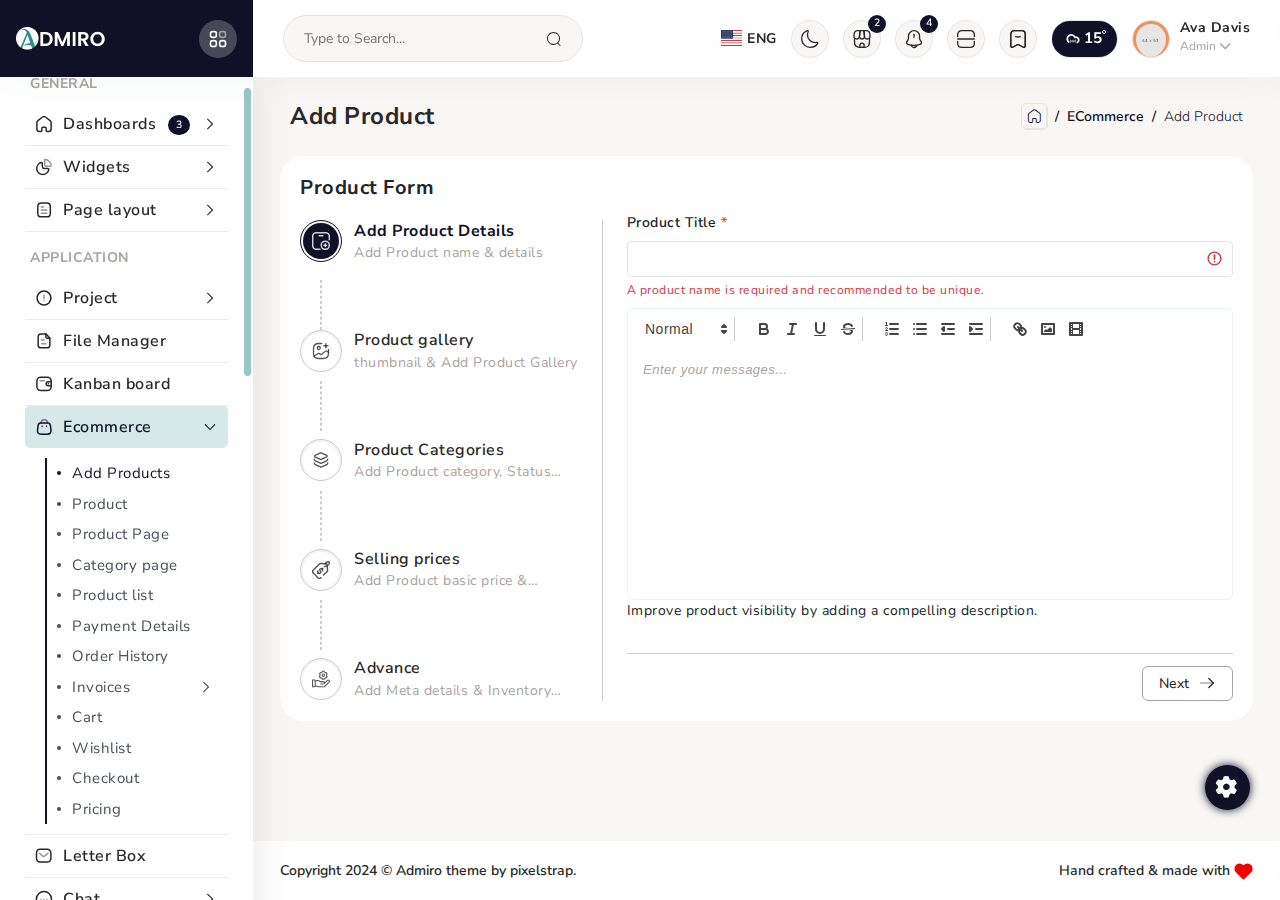
<file: template/add-products.html>
<!DOCTYPE html >
<html lang="en">
  <head>
    <meta http-equiv="Content-Type" content="text/html; charset=UTF-8"/>
    <meta http-equiv="X-UA-Compatible" content="IE=edge"/>
    <meta name="viewport" content="width=device-width, initial-scale=1.0"/>
    <meta name="description" content="Admiro admin is super flexible, powerful, clean &amp; modern responsive bootstrap 5 admin template with unlimited possibilities."/>
    <meta name="keywords" content="admin template, Admiro admin template, best javascript admin, dashboard template, bootstrap admin template, responsive admin template, web app"/>
    <meta name="author" content="pixelstrap"/>
    <title>Admiro - Premium Admin Template</title>
    <!-- Favicon icon-->
    <link rel="icon" href="../assets/images/favicon.png" type="image/x-icon"/>
    <link rel="shortcut icon" href="../assets/images/favicon.png" type="image/x-icon"/>
    <!-- Google font-->
    <link rel="preconnect" href="https://fonts.googleapis.com"/>
    <link rel="preconnect" href="https://fonts.gstatic.com" crossorigin=""/>
    <link href="https://fonts.googleapis.com/css2?family=Nunito+Sans:opsz,wght@6..12,200;6..12,300;6..12,400;6..12,500;6..12,600;6..12,700;6..12,800;6..12,900;6..12,1000&amp;display=swap" rel="stylesheet"/>
    <!-- Flag icon css -->
    <link rel="stylesheet" href="../assets/css/vendors/flag-icon.css"/>
    <!-- iconly-icon-->
    <link rel="stylesheet" href="../assets/css/iconly-icon.css"/>
    <link rel="stylesheet" href="../assets/css/bulk-style.css"/>
    <!-- iconly-icon-->
    <link rel="stylesheet" href="../assets/css/themify.css"/>
    <!--fontawesome-->
    <link rel="stylesheet" href="../assets/css/fontawesome-min.css"/>
    <!-- Whether Icon css-->
    <link rel="stylesheet" type="text/css" href="../assets/css/vendors/weather-icons/weather-icons.min.css"/>
    <link rel="stylesheet" type="text/css" href="../assets/css/vendors/dropzone.css"/>
    <link rel="stylesheet" type="text/css" href="../assets/css/vendors/scrollbar.css"/>
    <link rel="stylesheet" type="text/css" href="../assets/css/vendors/flatpickr/flatpickr.min.css"/>
    <link rel="stylesheet" type="text/css" href="../assets/css/vendors/quill.snow.css"/>
    <link rel="stylesheet" type="text/css" href="../assets/css/vendors/intltelinput.min.css"/>
    <link rel="stylesheet" type="text/css" href="../assets/css/vendors/tagify.css"/>
    <link rel="stylesheet" type="text/css" href="../assets/css/vendors/slick.css"/>
    <link rel="stylesheet" type="text/css" href="../assets/css/vendors/slick-theme.css"/>
    <!-- App css -->
    <link id="color" rel="stylesheet" href="../assets/css/color-1.css" media="screen"/>
    <link rel="stylesheet" href="../assets/css/style.css"/>
  </head>
  <body>
    <!-- page-wrapper Start-->
    <!-- tap on top starts-->
    <div class="tap-top"><i class="iconly-Arrow-Up icli"></i></div>
    <!-- tap on tap ends-->
    <!-- loader-->
    <div class="loader-wrapper">
      <div class="loader"><span></span><span></span><span></span><span></span><span></span></div>
    </div>
    <div class="page-wrapper compact-wrapper" id="pageWrapper"> 
      <header class="page-header row">
        <div class="logo-wrapper d-flex align-items-center col-auto"><a href="index.html"><img class="light-logo img-fluid" src="../assets/images/logo/logo1.png" alt="logo"/><img class="dark-logo img-fluid" src="../assets/images/logo/logo-dark.png" alt="logo"/></a><a class="close-btn toggle-sidebar" href="javascript:void(0)">
            <svg class="svg-color">
              <use href="../assets/svg/iconly-sprite.svg#Category"></use>
            </svg></a></div>
        <div class="page-main-header col">
          <div class="header-left">
            <form class="form-inline search-full col" action="#" method="get">
              <div class="form-group w-100">
                <div class="Typeahead Typeahead--twitterUsers">
                  <div class="u-posRelative">
                    <input class="demo-input Typeahead-input form-control-plaintext w-100" type="text" placeholder="Search Admiro .." name="q" title="" autofocus="autofocus"/>
                    <div class="spinner-border Typeahead-spinner" role="status"><span class="sr-only">Loading...</span></div><i class="close-search" data-feather="x"></i>
                  </div>
                  <div class="Typeahead-menu"></div>
                </div>
              </div>
            </form>
            <div class="form-group-header d-lg-block d-none">
              <div class="Typeahead Typeahead--twitterUsers">
                <div class="u-posRelative d-flex align-items-center"> 
                  <input class="demo-input py-0 Typeahead-input form-control-plaintext w-100" type="text" placeholder="Type to Search..." name="q" title=""/><i class="search-bg iconly-Search icli"></i>
                </div>
              </div>
            </div>
          </div>
          <div class="nav-right">
            <ul class="header-right"> 
              <li class="custom-dropdown">
                <div class="translate_wrapper">
                  <div class="current_lang"><a class="lang" href="javascript:void(0)"><i class="flag-icon flag-icon-us"></i>
                      <h6 class="lang-txt f-w-700">ENG</h6></a></div>
                  <ul class="custom-menu profile-menu language-menu py-0 more_lang">
                                  <li class="d-block"><a class="lang" href="#" data-value="English"><i class="flag-icon flag-icon-us"></i>
                                      <div class="lang-txt">English</div></a></li>
                                  <li class="d-block"><a class="lang" href="#" data-value="fr"><i class="flag-icon flag-icon-fr"></i>
                                      <div class="lang-txt">Français</div></a></li>
                                  <li class="d-block"><a class="lang" href="#" data-value="es"><i class="flag-icon flag-icon-es"></i>
                                      <div class="lang-txt">Español</div></a></li>
                  </ul>
                </div>
              </li>
              <li class="search d-lg-none d-flex"> <a href="javascript:void(0)">
                  <svg>
                    <use href="../assets/svg/iconly-sprite.svg#Search"></use>
                  </svg></a></li>
              <li>  <a class="dark-mode" href="javascript:void(0)">
                  <svg>
                    <use href="../assets/svg/iconly-sprite.svg#moondark"></use>
                  </svg></a></li>
              <li class="custom-dropdown"><a href="javascript:void(0)">
                  <svg>
                    <use href="../assets/svg/iconly-sprite.svg#cart-icon"></use>
                  </svg></a><span class="badge rounded-pill badge-primary">2</span>
                <div class="custom-menu cart-dropdown py-0 overflow-hidden">
                  <h3 class="title dropdown-title">Cart</h3>
                  <ul class="pb-0">
                    <li>
                      <div class="d-flex"><img class="img-fluid b-r-5 me-3 img-60" src="../assets/images/dashboard-2/1.png" alt=""/>
                        <div class="flex-grow-1"><span class="f-w-600">Watch multicolor</span>
                          <div class="qty-box">
                            <div class="input-group"><span class="input-group-prepend">
                                <button class="btn quantity-left-minus" type="button" data-type="minus" data-field="">-</button></span>
                              <input class="form-control input-number" type="text" name="quantity" value="1"/><span class="input-group-prepend">
                                <button class="btn quantity-right-plus" type="button" data-type="plus" data-field="">+</button></span>
                            </div>
                          </div>
                          <h6 class="font-primary">$500</h6>
                        </div>
                        <div class="close-circle"><a class="bg-danger" href="#"><i data-feather="x"></i></a></div>
                      </div>
                    </li>
                    <li>
                      <div class="d-flex"><img class="img-fluid b-r-5 me-3 img-60" src="../assets/images/dashboard-2/2.png" alt=""/>
                        <div class="flex-grow-1"><span class="f-w-600">Airpods</span>
                          <div class="qty-box">
                            <div class="input-group"><span class="input-group-prepend">
                                <button class="btn quantity-left-minus" type="button" data-type="minus" data-field="">-</button></span>
                              <input class="form-control input-number" type="text" name="quantity" value="1"/><span class="input-group-prepend">
                                <button class="btn quantity-right-plus" type="button" data-type="plus" data-field="">+</button></span>
                            </div>
                          </div>
                          <h6 class="font-primary">$500.00</h6>
                        </div>
                        <div class="close-circle"><a class="bg-danger" href="#"><i data-feather="x"></i></a></div>
                      </div>
                    </li>
                    <li class="total">
                      <h6 class="mb-0">Order Total : <span class="f-w-600">$1000.00</span></h6>
                    </li>
                    <li class="text-center"><a class="d-block mb-3 view-cart f-w-700 text-primary" href="cart.html">Go to your cart</a><a class="btn btn-primary view-checkout text-white" href="checkout.html">Checkout</a></li>
                  </ul>
                </div>
              </li>
              <li class="custom-dropdown"><a href="javascript:void(0)">
                  <svg>
                    <use href="../assets/svg/iconly-sprite.svg#notification"></use>
                  </svg></a><span class="badge rounded-pill badge-primary">4</span>
                <div class="custom-menu notification-dropdown py-0 overflow-hidden">
                  <h3 class="title bg-primary-light dropdown-title">Notification <span class="font-primary">View all</span></h3>
                  <ul class="activity-timeline">
                    <li class="d-flex align-items-start">
                      <div class="activity-line"></div>
                      <div class="activity-dot-primary"></div>
                      <div class="flex-grow-1">
                        <h6 class="f-w-600 font-primary">30-04-2024<span>Today</span><span class="circle-dot-primary float-end">
                            <svg class="circle-color">
                              <use href="../assets/svg/iconly-sprite.svg#circle"></use>
                            </svg></span></h6>
                        <h5>Alice Goodwin</h5>
                        <p class="mb-0">Fashion should be fun. It shouldn't be labelled intellectual.</p>
                      </div>
                    </li>
                                  <li class="d-flex align-items-start">
                                    <div class="activity-dot-secondary"></div>
                                    <div class="flex-grow-1">
                                      <h6 class="f-w-600 font-secondary">28-06-2024<span>1 hour ago</span><span class="float-end circle-dot-secondary">
                                          <svg class="circle-color">
                                            <use href="../assets/svg/iconly-sprite.svg#circle"></use>
                                          </svg></span></h6>
                                      <h5>Herry Venter</h5>
                                      <p>I am convinced that there can be luxury in simplicity.</p>
                                    </div>
                                  </li>
                                  <li class="d-flex align-items-start">
                                    <div class="activity-dot-primary"></div>
                                    <div class="flex-grow-1">
                                      <h6 class="f-w-600 font-primary">04-08-2024<span>Today</span><span class="float-end circle-dot-primary">
                                          <svg class="circle-color">
                                            <use href="../assets/svg/iconly-sprite.svg#circle"></use>
                                          </svg></span></h6>
                                      <h5>Loain Deo</h5>
                                      <p>I feel that things happen for open new opportunities.</p>
                                    </div>
                                  </li>
                                  <li class="d-flex align-items-start">
                                    <div class="activity-dot-secondary"></div>
                                    <div class="flex-grow-1">
                                      <h6 class="f-w-600 font-secondary">12-11-2024<span>Yesterday</span><span class="float-end circle-dot-secondary">
                                          <svg class="circle-color">
                                            <use href="../assets/svg/iconly-sprite.svg#circle"></use>
                                          </svg></span></h6>
                                      <h5>Fenter Jessy</h5>
                                      <p>Sometimes the simplest things are the most profound.</p>
                                    </div>
                                  </li>
                  </ul>
                </div>
              </li>
              <li><a class="full-screen" href="javascript:void(0)"> 
                  <svg>
                    <use href="../assets/svg/iconly-sprite.svg#scanfull"></use>
                  </svg></a></li>
              <li class="custom-dropdown"><a href="javascript:void(0)">
                  <svg>
                    <use href="../assets/svg/iconly-sprite.svg#bookmark"></use>
                  </svg></a>
                <div class="custom-menu bookmark-dropdown py-0 overflow-hidden">
                  <h3 class="title bg-primary-light dropdown-title">Bookmark</h3>
                  <ul> 
                    <li> 
                      <form class="mb-0">
                        <div class="input-group">
                          <input class="form-control" type="text" placeholder="Search Bookmark..."/><span class="input-group-text">
                            <svg class="svg-color">
                              <use href="../assets/svg/iconly-sprite.svg#Search"></use>
                            </svg></span>
                        </div>
                      </form>
                    </li>
                                  <li class="d-flex align-items-center">
                                    <div class="flex-shrink-0 me-2 btn-activity-primary"><a href="index.html">
                                        <svg class="svg-color">
                                          <use href="../assets/svg/iconly-sprite.svg#cube"></use>
                                        </svg></a></div>
                                    <div class="d-flex justify-content-between align-items-center w-100"><a href="index.html">Dashboard</a>
                                      <svg class="svg-color icon-star">
                                        <use href="../assets/svg/iconly-sprite.svg#star"></use>
                                      </svg>
                                    </div>
                                  </li>
                                  <li class="d-flex align-items-center">
                                    <div class="flex-shrink-0 me-2 btn-activity-secondary"><a href="to-do.html">
                                        <svg class="svg-color">
                                          <use href="../assets/svg/iconly-sprite.svg#check"></use>
                                        </svg></a></div>
                                    <div class="d-flex justify-content-between align-items-center w-100"><a href="to-do.html">To-do</a>
                                      <svg class="svg-color icon-star">
                                        <use href="../assets/svg/iconly-sprite.svg#star"></use>
                                      </svg>
                                    </div>
                                  </li>
                                  <li class="d-flex align-items-center">
                                    <div class="flex-shrink-0 me-2 btn-activity-danger"><a href="apex_chart.html">
                                        <svg class="svg-color">
                                          <use href="../assets/svg/iconly-sprite.svg#pie"></use>
                                        </svg></a></div>
                                    <div class="d-flex justify-content-between align-items-center w-100"><a href="apex_chart.html">Chart</a>
                                      <svg class="svg-color icon-star">
                                        <use href="../assets/svg/iconly-sprite.svg#star"></use>
                                      </svg>
                                    </div>
                                  </li>
                  </ul>
                </div>
              </li>
              <li class="cloud-design"><a class="cloud-mode">
                  <svg class="climacon climacon_cloudDrizzle" id="cloudDrizzle" version="1.1" viewBox="15 15 70 70">
                    <g class="climacon_iconWrap climacon_iconWrap-cloudDrizzle">
                      <g class="climacon_wrapperComponent climacon_wrapperComponent-drizzle">
                        <path class="climacon_component climacon_component-stroke climacon_component-stroke_drizzle climacon_component-stroke_drizzle-left" d="M42.001,53.644c1.104,0,2,0.896,2,2v3.998c0,1.105-0.896,2-2,2c-1.105,0-2.001-0.895-2.001-2v-3.998C40,54.538,40.896,53.644,42.001,53.644z"></path>
                        <path class="climacon_component climacon_component-stroke climacon_component-stroke_drizzle climacon_component-stroke_drizzle-middle" d="M49.999,53.644c1.104,0,2,0.896,2,2v4c0,1.104-0.896,2-2,2s-1.998-0.896-1.998-2v-4C48.001,54.54,48.896,53.644,49.999,53.644z"></path>
                        <path class="climacon_component climacon_component-stroke climacon_component-stroke_drizzle climacon_component-stroke_drizzle-right" d="M57.999,53.644c1.104,0,2,0.896,2,2v3.998c0,1.105-0.896,2-2,2c-1.105,0-2-0.895-2-2v-3.998C55.999,54.538,56.894,53.644,57.999,53.644z"></path>
                      </g>
                      <g class="climacon_wrapperComponent climacon_wrapperComponent-cloud">
                        <path class="climacon_component climacon_component-stroke climacon_component-stroke_cloud" d="M63.999,64.944v-4.381c2.387-1.386,3.998-3.961,3.998-6.92c0-4.418-3.58-8-7.998-8c-1.603,0-3.084,0.481-4.334,1.291c-1.232-5.316-5.973-9.29-11.664-9.29c-6.628,0-11.999,5.372-11.999,12c0,3.549,1.55,6.729,3.998,8.926v4.914c-4.776-2.769-7.998-7.922-7.998-13.84c0-8.836,7.162-15.999,15.999-15.999c6.004,0,11.229,3.312,13.965,8.203c0.664-0.113,1.336-0.205,2.033-0.205c6.627,0,11.998,5.373,11.998,12C71.997,58.864,68.655,63.296,63.999,64.944z"></path>
                      </g>
                    </g>
                  </svg>
                  <h3>15</h3></a></li>
              <li class="profile-nav custom-dropdown">
                <div class="user-wrap">
                  <div class="user-img"><img src="../assets/images/profile.png" alt="user"/></div>
                  <div class="user-content">
                    <h6>Ava Davis</h6>
                    <p class="mb-0">Admin<i class="fa-solid fa-chevron-down"></i></p>
                  </div>
                </div>
                <div class="custom-menu overflow-hidden">
                  <ul class="profile-body">
                    <li class="d-flex"> 
                      <svg class="svg-color">
                        <use href="../assets/svg/iconly-sprite.svg#Profile"></use>
                      </svg><a class="ms-2" href="user-profile.html">Account</a>
                    </li>
                    <li class="d-flex"> 
                      <svg class="svg-color">
                        <use href="../assets/svg/iconly-sprite.svg#Message"></use>
                      </svg><a class="ms-2" href="letter-box.html">Inbox</a>
                    </li>
                    <li class="d-flex"> 
                      <svg class="svg-color">
                        <use href="../assets/svg/iconly-sprite.svg#Document"></use>
                      </svg><a class="ms-2" href="to-do.html">Task</a>
                    </li>
                    <li class="d-flex"> 
                      <svg class="svg-color">
                        <use href="../assets/svg/iconly-sprite.svg#Login"></use>
                      </svg><a class="ms-2" href="login.html">Log Out</a>
                    </li>
                  </ul>
                </div>
              </li>
            </ul>
          </div>
        </div>
      </header>
      <!-- Page Body Start-->
      <div class="page-body-wrapper"> 
        <!-- Page sidebar start-->
        <aside class="page-sidebar"> 
          <div class="left-arrow" id="left-arrow"><i data-feather="arrow-left"></i></div>
          <div class="main-sidebar" id="main-sidebar">
            <ul class="sidebar-menu" id="simple-bar">
              <li class="pin-title sidebar-main-title">  
                <div> 
                  <h5 class="sidebar-title f-w-700">Pinned</h5>
                </div>
              </li>
              <li class="sidebar-main-title">
                <div>
                  <h5 class="lan-1 f-w-700 sidebar-title">General</h5>
                </div>
              </li>
              <li class="sidebar-list"><i class="fa-solid fa-thumbtack"></i><a class="sidebar-link" href="javascript:void(0)"> 
                  <svg class="stroke-icon">
                    <use href="../assets/svg/iconly-sprite.svg#Home-dashboard"></use>
                  </svg>
                  <h6>Dashboards</h6><span class="badge">3</span><i class="iconly-Arrow-Right-2 icli"></i></a>
                <ul class="sidebar-submenu">
                  <li> <a href="index.html">Default</a></li>
                  <li><a href="dashboard-02.html">Ecommerce </a></li>
                  <li> <a href="dashboard-03.html">Education</a></li>
                </ul>
              </li>
              <li class="sidebar-list"> <i class="fa-solid fa-thumbtack"></i><a class="sidebar-link" href="javascript:void(0)">
                  <svg class="stroke-icon">
                    <use href="../assets/svg/iconly-sprite.svg#Pie"></use>
                  </svg>
                  <h6 class="lan-2">Widgets </h6><i class="iconly-Arrow-Right-2 icli"></i></a>
                <ul class="sidebar-submenu">
                  <li> <a href="general-widget.html">General</a></li>
                  <li><a href="chart-widget.html">Chart</a></li>
                </ul>
              </li>
              <li class="sidebar-list"><i class="fa-solid fa-thumbtack"></i><a class="sidebar-link" href="javascript:void(0)">
                  <svg class="stroke-icon">
                    <use href="../assets/svg/iconly-sprite.svg#Document"></use>
                  </svg>
                  <h6 class="lan-3">Page layout</h6><i class="iconly-Arrow-Right-2 icli"> </i></a>
                <ul class="sidebar-submenu">
                  <li> <a href="box-layout.html">Box Layout</a></li>
                  <li><a href="layout-rtl.html">RTL</a></li>
                  <li> <a href="layout-dark.html">Dark</a></li>
                </ul>
              </li>
              <li class="sidebar-main-title">
                <div>
                  <h5 class="f-w-700 sidebar-title pt-3">Application</h5>
                </div>
              </li>
              <li class="sidebar-list"> <i class="fa-solid fa-thumbtack"></i><a class="sidebar-link" href="javascript:void(0)">
                  <svg class="stroke-icon">
                    <use href="../assets/svg/iconly-sprite.svg#Info-circle"></use>
                  </svg>
                  <h6 class="f-w-600">Project</h6><i class="iconly-Arrow-Right-2 icli"></i></a>
                <ul class="sidebar-submenu">
                  <li> <a href="project-list.html">Project list </a></li>
                  <li> <a href="projectcreate.html">Project create </a></li>
                </ul>
              </li>
              <li class="sidebar-list"> <i class="fa-solid fa-thumbtack"></i><a class="sidebar-link" href="file-manager.html">
                  <svg class="stroke-icon">
                    <use href="../assets/svg/iconly-sprite.svg#Paper"></use>
                  </svg>
                  <h6 class="f-w-600">File Manager </h6></a></li>
              <li class="sidebar-list"> <i class="fa-solid fa-thumbtack"></i><a class="sidebar-link" href="kanban-board.html">
                  <svg class="stroke-icon">
                    <use href="../assets/svg/iconly-sprite.svg#Wallet"></use>
                  </svg>
                  <h6 class="f-w-600">Kanban board</h6></a></li>
              <li class="sidebar-list"> <i class="fa-solid fa-thumbtack"></i><a class="sidebar-link" href="javascript:void(0)">
                  <svg class="stroke-icon">
                    <use href="../assets/svg/iconly-sprite.svg#Bag"></use>
                  </svg>
                  <h6 class="f-w-600">Ecommerce</h6><i class="iconly-Arrow-Right-2 icli"> </i></a>
                <ul class="sidebar-submenu">
                  <li> <a href="add-products.html">Add Products</a></li>
                  <li> <a href="product.html">Product</a></li>
                  <li> <a href="product-page.html">Product Page</a></li>
                  <li> <a href="category.html">Category page</a></li>
                  <li> <a href="list-products.html">Product list</a></li>
                  <li> <a href="payment-details.html">Payment Details</a></li>
                  <li> <a href="order-history.html">Order History</a></li>
                  <li><a class="submenu-title" href="javascript:void(0)">Invoices<i class="iconly-Arrow-Right-2 icli"> </i></a>
                    <ul class="according-submenu">
                      <li> <a href="invoices-1.html">Invoices 1</a></li>
                      <li> <a href="invoices-2.html">Invoices 2</a></li>
                      <li> <a href="invoices-3.html">Invoices 3</a></li>
                      <li> <a href="invoices-4.html">Invoices 4</a></li>
                      <li> <a href="invoices-5.html">Invoices 5</a></li>
                      <li> <a href="invoices-6.html">Invoices 6</a></li>
                    </ul>
                  </li>
                  <li> <a href="cart.html">Cart</a></li>
                  <li> <a href="list-wish.html">Wishlist</a></li>
                  <li> <a href="checkout.html">Checkout</a></li>
                  <li> <a href="pricing.html">Pricing </a></li>
                </ul>
              </li>
              <li class="sidebar-list"> <i class="fa-solid fa-thumbtack"></i><a class="sidebar-link" href="letter-box.html">
                  <svg class="stroke-icon">
                    <use href="../assets/svg/iconly-sprite.svg#Message"></use>
                  </svg>
                  <h6 class="f-w-600">Letter Box</h6></a></li>
              <li class="sidebar-list"> <i class="fa-solid fa-thumbtack"></i><a class="sidebar-link" href="javascript:void(0)">
                  <svg class="stroke-icon">
                    <use href="../assets/svg/iconly-sprite.svg#Chat"></use>
                  </svg>
                  <h6 class="f-w-600">Chat</h6><i class="iconly-Arrow-Right-2 icli"> </i></a>
                <ul class="sidebar-submenu">
                  <li> <a href="private-chat.html">Private Chat</a></li>
                  <li> <a href="group-chat.html">Group Chat</a></li>
                </ul>
              </li>
              <li class="sidebar-list"> <i class="fa-solid fa-thumbtack"></i><a class="sidebar-link" href="javascript:void(0)">
                  <svg class="stroke-icon">
                    <use href="../assets/svg/iconly-sprite.svg#Profile"></use>
                  </svg>
                  <h6 class="f-w-600">Users</h6><i class="iconly-Arrow-Right-2 icli"> </i></a>
                <ul class="sidebar-submenu">
                  <li> <a href="user-profile.html">Users Profile</a></li>
                  <li> <a href="edit-profile.html">Users Edit</a></li>
                  <li> <a href="user-cards.html">Users Cards      </a></li>
                </ul>
              </li>
              <li class="sidebar-list"> <i class="fa-solid fa-thumbtack"></i><a class="sidebar-link" href="bookmark.html">
                  <svg class="stroke-icon">
                    <use href="../assets/svg/iconly-sprite.svg#Bookmark"></use>
                  </svg>
                  <h6 class="f-w-600">Bookmarks</h6></a></li>
              <li class="sidebar-list"> <i class="fa-solid fa-thumbtack"></i><a class="sidebar-link" href="contacts.html">
                  <svg class="stroke-icon">
                    <use href="../assets/svg/iconly-sprite.svg#Contacts"></use>
                  </svg>
                  <h6 class="f-w-600">Contacts   </h6></a></li>
              <li class="sidebar-list"> <i class="fa-solid fa-thumbtack"></i><a class="sidebar-link" href="task.html">
                  <svg class="stroke-icon">
                    <use href="../assets/svg/iconly-sprite.svg#Tick-square"></use>
                  </svg>
                  <h6 class="f-w-600">Tasks</h6></a></li>
              <li class="sidebar-list"> <i class="fa-solid fa-thumbtack"></i><a class="sidebar-link" href="calendar-basic.html">
                  <svg class="stroke-icon">
                    <use href="../assets/svg/iconly-sprite.svg#Calendar"></use>
                  </svg>
                  <h6 class="f-w-600">Calendar  </h6></a></li>
              <li class="sidebar-list"> <i class="fa-solid fa-thumbtack"></i><a class="sidebar-link" href="social-app.html">
                  <svg class="stroke-icon">
                    <use href="../assets/svg/iconly-sprite.svg#Camera"></use>
                  </svg>
                  <h6 class="f-w-600">Social App</h6></a></li>
              <li class="sidebar-list"> <i class="fa-solid fa-thumbtack"></i><a class="sidebar-link" href="to-do.html">
                  <svg class="stroke-icon">
                    <use href="../assets/svg/iconly-sprite.svg#Edit"></use>
                  </svg>
                  <h6 class="f-w-600">To-Do </h6></a></li>
              <li class="sidebar-list"> <i class="fa-solid fa-thumbtack"></i><a class="sidebar-link" href="search.html">
                  <svg class="stroke-icon">
                    <use href="../assets/svg/iconly-sprite.svg#Search-sidebar"></use>
                  </svg>
                  <h6 class="f-w-600">Search Result                                                </h6></a></li>
              <li class="sidebar-main-title">
                <div>
                  <h5 class="f-w-700 sidebar-title pt-3">Components</h5>
                </div>
              </li>
              <li class="sidebar-list"> <i class="fa-solid fa-thumbtack"></i><a class="sidebar-link" href="buttons.html">
                  <svg class="stroke-icon">
                    <use href="../assets/svg/iconly-sprite.svg#More-box"></use>
                  </svg>
                  <h6 class="f-w-600">buttons </h6></a></li>
              <li class="sidebar-list"> <i class="fa-solid fa-thumbtack"></i><a class="sidebar-link" href="javascript:void(0)">
                  <svg class="stroke-icon">
                    <use href="../assets/svg/iconly-sprite.svg#Folder"></use>
                  </svg>
                  <h6 class="f-w-600">Ui Kits</h6><i class="iconly-Arrow-Right-2 icli"> </i></a>
                <ul class="sidebar-submenu">
                  <li> <a href="typography.html">Typography</a></li>
                  <li><a href="avatars.html">Avatars</a></li>
                  <li> <a href="alert.html">Alert</a></li>
                  <li> <a href="helper-classes.html">Helper classes</a></li>
                  <li> <a href="grid.html">Grid</a></li>
                  <li> <a href="accordion.html">Accordion</a></li>
                  <li> <a href="tag-pills.html">Tag pills</a></li>
                  <li> <a href="modal.html">Modal </a></li>
                  <li> <a href="popover.html">Popover </a></li>
                  <li> <a href="progress-bar.html">Progress bar</a></li>
                  <li> <a href="tab-bootstrap.html">Tab bootstrap</a></li>
                  <li> <a href="tooltip.html">Tooltip</a></li>
                  <li> <a href="dropdown.html"> Dropdown</a></li>
                  <li> <a href="list.html">List</a></li>
                </ul>
              </li>
              <li class="sidebar-list"><i class="fa-solid fa-thumbtack"></i><a class="sidebar-link" href="javascript:void(0)">
                  <svg class="stroke-icon">
                    <use href="../assets/svg/iconly-sprite.svg#Ticket-star"></use>
                  </svg>
                  <h6 class="f-w-600">Bonus Ui</h6><i class="iconly-Arrow-Right-2 icli"></i></a>
                <ul class="sidebar-submenu"> 
                  <li><a href="scrollable.html">Scrollable</a></li>
                  <li> <a href="tree.html">Tree view </a></li>
                  <li><a href="toasts.html">Toasts </a></li>
                  <li> <a href="rating.html">Rating</a></li>
                  <li> <a href="dropzone.html">Dropzone</a></li>
                  <li> <a href="tour.html">Tour</a></li>
                  <li> <a href="sweetalert2.html">Sweetalert2 </a></li>
                  <li> <a href="modal-animated.html">Animated Modal</a></li>
                  <li> <a href="slider.html">Slider</a></li>
                  <li> <a href="ribbons.html">Ribbons</a></li>
                  <li><a href="pagination.html">Pagination</a></li>
                  <li> <a href="breadcrumb.html">Breadcrumb</a></li>
                  <li> <a href="range-slider.html">Range slider</a></li>
                  <li> <a href="image-cropper.html">Image cropper</a></li>
                  <li> <a href="basic-card.html">Basic Card</a></li>
                  <li> <a href="creative-card.html">Creative Card</a></li>
                  <li> <a href="dragable-card.html">Dragable Card </a></li>
                  <li> <a href="timeline.html">Timeline</a></li>
                </ul>
              </li>
              <li class="sidebar-list"> <i class="fa-solid fa-thumbtack"></i><a class="sidebar-link" href="javascript:void(0)">
                  <svg class="stroke-icon">
                    <use href="../assets/svg/iconly-sprite.svg#Category"></use>
                  </svg>
                  <h6 class="f-w-600">Animation </h6><i class="iconly-Arrow-Right-2 icli"></i></a>
                <ul class="sidebar-submenu"> 
                  <li>  <a href="AOS.html">aos</a></li>
                  <li>  <a href="WOW.html">wow</a></li>
                </ul>
              </li>
              <li class="sidebar-list"> <i class="fa-solid fa-thumbtack"></i><a class="sidebar-link" href="javascript:void(0)">
                  <svg class="stroke-icon">
                    <use href="../assets/svg/iconly-sprite.svg#Activity"></use>
                  </svg>
                  <h6 class="f-w-600">Icon</h6><i class="iconly-Arrow-Right-2 icli"></i></a>
                <ul class="sidebar-submenu"> 
                  <li><a href="font-awesome.html">Fontawesome icon</a></li>
                  <li><a href="feather_icon.html">Feather icon</a></li>
                  <li> <a href="iconly-icon.html">Iconly icon </a></li>
                  <li> <a href="themify-icon.html">Themify Icon</a></li>
                </ul>
              </li>
              <li class="sidebar-list"> <i class="fa-solid fa-thumbtack"></i><a class="sidebar-link" href="javascript:void(0)">
                  <svg class="stroke-icon">
                    <use href="../assets/svg/iconly-sprite.svg#Chart"></use>
                  </svg>
                  <h6 class="f-w-600">Charts</h6><i class="iconly-Arrow-Right-2 icli"></i></a>
                <ul class="sidebar-submenu">
                  <li><a href="echarts.html">Echarts</a></li>
                  <li> <a href="apex_chart.html">Apex Chart</a></li>
                  <li> <a href="chart-google.html">Google Chart</a></li>
                  <li> <a href="chart-sparkline.html">Sparkline chart</a></li>
                  <li> <a href="chart-flot.html">Flot Chart</a></li>
                  <li> <a href="chart-knob.html">Knob Chart</a></li>
                  <li> <a href="chart-morris.html">Morris Chart</a></li>
                  <li> <a href="chartjs.html">Chatjs Chart</a></li>
                  <li> <a href="chartist_chart.html">Chartist Chart</a></li>
                  <li><a href="chart-peity.html">Peity Chart</a></li>
                </ul>
              </li>
              <li class="sidebar-main-title">
                <div>
                  <h5 class="sidebar-title pt-3 f-w-700">Tables & Forms</h5>
                </div>
              </li>
              <li class="sidebar-list"> <i class="fa-solid fa-thumbtack"></i><a class="sidebar-link" href="javascript:void(0)">
                  <svg class="stroke-icon">
                    <use href="../assets/svg/iconly-sprite.svg#Filter"></use>
                  </svg>
                  <h6 class="f-w-600">Forms</h6><i class="iconly-Arrow-Right-2 icli"> </i></a>
                <ul class="sidebar-submenu">
                  <li><a class="submenu-title" href="javascript:void(0)">form-control<i class="iconly-Arrow-Right-2 icli"> </i></a>
                    <ul class="according-submenu">
                      <li> <a href="base-input.html">Base input</a></li>
                      <li> <a href="form-validation.html">Form validation</a></li>
                      <li> <a href="radio-checkbox-control.html">Checkbox & Radio </a></li>
                      <li> <a href="input-group.html">Input group</a></li>
                      <li> <a href="input-mask.html">Input mask</a></li>
                      <li> <a href="megaoptions.html">Mega Options                                                    </a></li>
                    </ul>
                  </li>
                  <li><a class="submenu-title" href="javascript:void(0)">Form Widgets<i class="iconly-Arrow-Right-2 icli"> </i></a>
                    <ul class="according-submenu">
                      <li> <a href="datepicker.html">Datepicker</a></li>
                      <li> <a href="touchspin.html">Touchspin</a></li>
                      <li> <a href="select2.html">Select2 </a></li>
                      <li> <a href="switch.html">Switch </a></li>
                      <li> <a href="typehead.html">Typehead </a></li>
                      <li> <a href="clipboard.html">Clipboard</a></li>
                    </ul>
                  </li>
                  <li><a class="submenu-title" href="javascript:void(0)">Form Layout<i class="iconly-Arrow-Right-2 icli"> </i></a>
                    <ul class="according-submenu">
                      <li> <a href="form-wizard.html">Form wizard 1</a></li>
                      <li> <a href="form-wizard-two.html">Form wizard 2</a></li>
                      <li> <a href="form-wizard-three.html">Two factor</a></li>
                    </ul>
                  </li>
                </ul>
              </li>
              <li class="sidebar-list"> <i class="fa-solid fa-thumbtack"></i><a class="sidebar-link" href="javascript:void(0)">
                  <svg class="stroke-icon">
                    <use href="../assets/svg/iconly-sprite.svg#Edit-line"></use>
                  </svg>
                  <h6 class="f-w-600">Tables</h6><i class="iconly-Arrow-Right-2 icli"> </i></a>
                <ul class="sidebar-submenu">
                  <li><a class="submenu-title" href="javascript:void(0)">Bootstrap Tables<i class="iconly-Arrow-Right-2 icli"> </i></a>
                    <ul class="according-submenu">
                      <li> <a href="basic-table.html">Basic Tables</a></li>
                      <li> <a href="table-components.html">Table components</a></li>
                    </ul>
                  </li>
                  <li><a class="submenu-title" href="javascript:void(0)">Data Tables<i class="iconly-Arrow-Right-2 icli"> </i></a>
                    <ul class="according-submenu">
                      <li> <a href="datatable-basic-init.html">Basic Init</a></li>
                      <li> <a href="datatable-advance.html">Advance Init</a></li>
                      <li> <a href="datatable-API.html">API</a></li>
                      <li><a href="datatable-data-source.html">Data Sources</a></li>
                    </ul>
                  </li>
                  <li> <a href="datatable-ext-autofill.html">Ex. Data Tables</a></li>
                  <li> <a href="jsgrid-table.html">Js Grid Table         </a></li>
                </ul>
              </li>
              <li class="sidebar-main-title">
                <div>
                  <h5 class="sidebar-title pt-3 f-w-700">Pages</h5>
                </div>
              </li>
              <li class="sidebar-list"> <i class="fa-solid fa-thumbtack"></i><a class="sidebar-link" href="landing-page.html">
                  <svg class="stroke-icon">
                    <use href="../assets/svg/iconly-sprite.svg#Wallet"></use>
                  </svg>
                  <h6 class="f-w-600">Landing page</h6></a></li>
              <li class="sidebar-list"><i class="fa-solid fa-thumbtack"></i><a class="sidebar-link" href="sample-page.html">
                  <svg class="stroke-icon">
                    <use href="../assets/svg/iconly-sprite.svg#Paper-plus"></use>
                  </svg>
                  <h6 class="f-w-600">Sample page</h6></a></li>
              <li class="sidebar-list"> <i class="fa-solid fa-thumbtack"></i><a class="sidebar-link" href="internationalization.html">
                  <svg class="stroke-icon">
                    <use href="../assets/svg/iconly-sprite.svg#Play"></use>
                  </svg>
                  <h6 class="f-w-600">Internationalization</h6></a></li>
              <li class="sidebar-list"> <i class="fa-solid fa-thumbtack"></i><a class="sidebar-link" href="../starter-kit/index.html" target="_blank">
                  <svg class="stroke-icon">
                    <use href="../assets/svg/iconly-sprite.svg#Star-kit"></use>
                  </svg>
                  <h6 class="f-w-600">Starter kit</h6></a></li>
              <li class="sidebar-list"> <i class="fa-solid fa-thumbtack"></i><a class="sidebar-link" href="javascript:void(0)">
                  <svg class="stroke-icon">
                    <use href="../assets/svg/iconly-sprite.svg#Password"></use>
                  </svg>
                  <h6 class="f-w-600">Others</h6><i class="iconly-Arrow-Right-2 icli"> </i></a>
                <ul class="sidebar-submenu">
                  <li><a class="submenu-title" href="javascript:void(0)">Error Page<i class="iconly-Arrow-Right-2 icli"> </i></a>
                    <ul class="according-submenu">
                      <li> <a href="error-page1.html">Error page 1</a></li>
                      <li> <a href="error-page2.html">Error page 2</a></li>
                      <li> <a href="error-page3.html">Error page 3</a></li>
                      <li> <a href="error-page4.html">Error page 4</a></li>
                      <li> <a href="error-page5.html">Error page 5</a></li>
                      <li> <a href="error-page6.html">Error page 6</a></li>
                    </ul>
                  </li>
                  <li><a class="submenu-title" href="javascript:void(0)"> Authentication<i class="iconly-Arrow-Right-2 icli"> </i></a>
                    <ul class="according-submenu">
                      <li> <a href="login.html" target="_blank">Login Simple</a></li>
                      <li> <a href="login_one.html" target="_blank">Login with bg image</a></li>
                      <li> <a href="login_two.html" target="_blank">Login with image two</a></li>
                      <li> <a href="login-bs-validation.html" target="_blank">Login With validation</a></li>
                      <li> <a href="login-bs-tt-validation.html" target="_blank">Login with tooltip</a></li>
                      <li> <a href="login-sa-validation.html" target="_blank">Login with sweetalert</a></li>
                      <li> <a href="sign-up.html" target="_blank">Register Simple</a></li>
                      <li> <a href="sign-up-one.html" target="_blank">Register with Bg Image</a></li>
                      <li> <a href="sign-up-two.html" target="_blank">Register with image two</a></li>
                      <li> <a href="sign-up-wizard.html" target="_blank">Register wizard</a></li>
                      <li> <a href="unlock.html">Unlock User</a></li>
                      <li> <a href="forget-password.html">Forget Password</a></li>
                      <li> <a href="reset-password.html">Reset Password</a></li>
                      <li> <a href="maintenance.html">Maintenance</a></li>
                    </ul>
                  </li>
                  <li><a class="submenu-title" href="javascript:void(0)">Coming Soon<i class="iconly-Arrow-Right-2 icli"> </i></a>
                    <ul class="according-submenu">
                      <li> <a href="comingsoon.html">Coming Simple</a></li>
                      <li> <a href="comingsoon-bg-video.html">Coming with Bg video</a></li>
                      <li> <a href="comingsoon-bg-img.html">Coming with Bg Image</a></li>
                    </ul>
                  </li>
                  <li><a class="submenu-title" href="javascript:void(0)">Email templates<i class="iconly-Arrow-Right-2 icli"> </i></a>
                    <ul class="according-submenu">
                      <li> <a href="basic-template.html">Basic Email</a></li>
                      <li> <a href="email-header.html">Basic With Header</a></li>
                      <li> <a href="template-email.html">Ecomerce Template</a></li>
                      <li> <a href="template-email-2.html">Email Template 2</a></li>
                      <li> <a href="ecommerce-templates.html">Ecommerce Email</a></li>
                      <li> <a href="email-order-success.html">Order Success</a></li>
                    </ul>
                  </li>
                </ul>
              </li>
              <li class="sidebar-main-title">
                <div>
                  <h5 class="sidebar-title pt-3 f-w-700">Miscellaneous</h5>
                </div>
              </li>
              <li class="sidebar-list"> <i class="fa-solid fa-thumbtack"></i><a class="sidebar-link" href="javascript:void(0)">
                  <svg class="stroke-icon">
                    <use href="../assets/svg/iconly-sprite.svg#Gallery"></use>
                  </svg>
                  <h6 class="f-w-600">Gallery  </h6><i class="iconly-Arrow-Right-2 icli"></i></a>
                <ul class="sidebar-submenu">
                  <li> <a href="gallery.html">Gallery Grid</a></li>
                  <li> <a href="gallery-with-description.html">Gallery Grid Desc</a></li>
                  <li> <a href="masonary.html">Masonary Gallery</a></li>
                  <li> <a href="masonary_with_disc.html">Masonary With Desc</a></li>
                  <li> <a href="gallery-hover.html">Hover Effects</a></li>
                </ul>
              </li>
              <li class="sidebar-list"> <i class="fa-solid fa-thumbtack"></i><a class="sidebar-link" href="javascript:void(0)">
                  <svg class="stroke-icon">
                    <use href="../assets/svg/iconly-sprite.svg#Game"></use>
                  </svg>
                  <h6 class="f-w-600">Blog  </h6><i class="iconly-Arrow-Right-2 icli"></i></a>
                <ul class="sidebar-submenu">
                  <li> <a href="blog.html">Blog Details</a></li>
                  <li> <a href="blog-single.html">Blog Single</a></li>
                  <li><a href="add_post.html">Add Post</a></li>
                </ul>
              </li>
              <li class="sidebar-list"><a class="sidebar-link" href="faq.html"> 
                  <svg class="stroke-icon">
                    <use href="../assets/svg/iconly-sprite.svg#Danger"></use>
                  </svg>
                  <h6 class="f-w-600">FAQ</h6></a></li>
              <li class="sidebar-list"> <i class="fa-solid fa-thumbtack"></i><a class="sidebar-link" href="javascript:void(0)">
                  <svg class="stroke-icon">
                    <use href="../assets/svg/iconly-sprite.svg#Filter-2"></use>
                  </svg>
                  <h6 class="f-w-600">Job Search  </h6><i class="iconly-Arrow-Right-2 icli"></i></a>
                <ul class="sidebar-submenu">
                  <li> <a href="job-cards-view.html">Card view</a></li>
                  <li> <a href="job-list-view.html">List view</a></li>
                  <li><a href="job-details.html">Job details   </a></li>
                  <li><a href="job-apply.html">Apply</a></li>
                </ul>
              </li>
              <li class="sidebar-list"> <i class="fa-solid fa-thumbtack"></i><a class="sidebar-link" href="javascript:void(0)">
                  <svg class="stroke-icon">
                    <use href="../assets/svg/iconly-sprite.svg#Work"></use>
                  </svg>
                  <h6 class="f-w-600">Learning</h6><i class="iconly-Arrow-Right-2 icli"></i></a>
                <ul class="sidebar-submenu">
                  <li> <a href="learning_list_visit.html">Learning List</a></li>
                  <li> <a href="learning_detailed.html">Learning Detailed</a></li>
                </ul>
              </li>
              <li class="sidebar-list"> <i class="fa-solid fa-thumbtack"></i><a class="sidebar-link" href="javascript:void(0)">
                  <svg class="stroke-icon">
                    <use href="../assets/svg/iconly-sprite.svg#Discovery"></use>
                  </svg>
                  <h6 class="f-w-600">Maps</h6><i class="iconly-Arrow-Right-2 icli"></i></a>
                <ul class="sidebar-submenu">
                  <li> <a href="data-map.html">Data Map</a></li>
                  <li> <a href="vector-map.html">Vector Maps</a></li>
                </ul>
              </li>
              <li class="sidebar-list"> <i class="fa-solid fa-thumbtack"></i><a class="sidebar-link" href="javascript:void(0)">
                  <svg class="stroke-icon">
                    <use href="../assets/svg/iconly-sprite.svg#Shield"></use>
                  </svg>
                  <h6 class="f-w-600">Editors</h6><i class="iconly-Arrow-Right-2 icli"></i></a>
                <ul class="sidebar-submenu">
                  <li> <a href="quilleditor.html">Quill editor</a></li>
                  <li> <a href="ace-code-editor.html">ACE Code Editor</a></li>
                </ul>
              </li>
              <li class="sidebar-list"> <i class="fa-solid fa-thumbtack"></i><a class="sidebar-link" href="knowledgebase.html">
                  <svg class="stroke-icon">
                    <use href="../assets/svg/iconly-sprite.svg#Setting"></use>
                  </svg>
                  <h6 class="f-w-600">Knowledgebase</h6></a></li>
              <li class="sidebar-list"> <i class="fa-solid fa-thumbtack"></i><a class="sidebar-link" href="support-ticket.html">
                  <svg class="stroke-icon">
                    <use href="../assets/svg/iconly-sprite.svg#Ticket"></use>
                  </svg>
                  <h6 class="f-w-600">Support Ticket</h6></a></li>
            </ul>
          </div>
          <div class="right-arrow" id="right-arrow"><i data-feather="arrow-right"></i></div>
        </aside>
        <!-- Page sidebar end-->
        <div class="page-body">
          <div class="container-fluid">
            <div class="page-title">
              <div class="row">
                <div class="col-sm-6 col-12"> 
                  <h2>Add Product</h2>
                </div>
                <div class="col-sm-6 col-12">
                  <ol class="breadcrumb">
                    <li class="breadcrumb-item"><a href="index.html"><i class="iconly-Home icli svg-color"></i></a></li>
                    <li class="breadcrumb-item">ECommerce</li>
                    <li class="breadcrumb-item active">Add Product</li>
                  </ol>
                </div>
              </div>
            </div>
          </div>
          <!-- Container-fluid starts-->
          <div class="container-fluid">
            <div class="row"> 
              <div class="col-12"> 
                <div class="card"> 
                  <div class="card-header card-no-border pb-0">
                    <h3>Product Form</h3>
                  </div>
                  <div class="card-body">
                    <div class="row g-xl-5 g-3">
                      <div class="col-xxl-3 col-xl-4 box-col-4e sidebar-left-wrapper">
                        <ul class="sidebar-left-icons nav nav-pills" id="add-product-pills-tab" role="tablist">
                          <li class="nav-item"> <a class="nav-link active" id="detail-product-tab" data-bs-toggle="pill" href="#detail-product" role="tab" aria-controls="detail-product" aria-selected="false">
                              <div class="nav-rounded">
                                <div class="product-icons">
                                  <svg class="stroke-icon">
                                    <use href="../assets/svg/icon-sprite.svg#product-detail"></use>
                                  </svg>
                                </div>
                              </div>
                              <div class="product-tab-content">
                                <h5>Add Product Details</h5>
                                <p>Add Product name & details</p>
                              </div></a></li>
                          <li class="nav-item"> <a class="nav-link" id="gallery-product-tab" data-bs-toggle="pill" href="#gallery-product" role="tab" aria-controls="gallery-product" aria-selected="false">
                              <div class="nav-rounded">
                                <div class="product-icons">
                                  <svg class="stroke-icon">
                                    <use href="../assets/svg/icon-sprite.svg#product-gallery"></use>
                                  </svg>
                                </div>
                              </div>
                              <div class="product-tab-content">
                                <h5>Product gallery</h5>
                                <p>thumbnail & Add Product Gallery</p>
                              </div></a></li>
                          <li class="nav-item"> <a class="nav-link" id="category-product-tab" data-bs-toggle="pill" href="#category-product" role="tab" aria-controls="category-product" aria-selected="false">
                              <div class="nav-rounded">
                                <div class="product-icons">
                                  <svg class="stroke-icon">
                                    <use href="../assets/svg/icon-sprite.svg#product-category"></use>
                                  </svg>
                                </div>
                              </div>
                              <div class="product-tab-content">
                                <h5>Product Categories</h5>
                                <p>Add Product category, Status and Tags</p>
                              </div></a></li>
                          <li class="nav-item"><a class="nav-link" id="pricings-tab" data-bs-toggle="pill" href="#pricings" role="tab" aria-controls="pricings" aria-selected="false">
                              <div class="nav-rounded">
                                <div class="product-icons">
                                  <svg class="stroke-icon">
                                    <use href="../assets/svg/icon-sprite.svg#pricing"> </use>
                                  </svg>
                                </div>
                              </div>
                              <div class="product-tab-content">
                                <h5>Selling prices</h5>
                                <p>Add Product basic price & Discount</p>
                              </div></a></li>
                          <li class="nav-item"><a class="nav-link" id="advance-product-tab" data-bs-toggle="pill" href="#advance-product" role="tab" aria-controls="advance-product" aria-selected="false">
                              <div class="nav-rounded">
                                <div class="product-icons">
                                  <svg class="stroke-icon">
                                    <use href="../assets/svg/icon-sprite.svg#advance"> </use>
                                  </svg>
                                </div>
                              </div>
                              <div class="product-tab-content">
                                <h5>Advance</h5>
                                <p>Add Meta details & Inventory details</p>
                              </div></a></li>
                        </ul>
                      </div>
                      <div class="col-xxl-9 col-xl-8 box-col-8 position-relative">
                        <div class="tab-content" id="add-product-pills-tabContent">
                          <div class="tab-pane fade show active" id="detail-product" role="tabpanel" aria-labelledby="detail-product-tab">
                            <div class="sidebar-body">
                              <form class="row g-2">
                                <label class="form-label col-12 m-0" for="productTitle1">Product Title <span class="text-danger"> *</span></label>
                                <div class="col-12 custom-input">
                                  <input class="form-control is-invalid" id="productTitle1" type="text" required=""/>
                                  <div class="valid-feedback">Looks good!</div>
                                  <div class="invalid-feedback">A product name is required and recommended to be unique.</div>
                                </div>
                                <div class="col-12"> 
                                  <div class="toolbar-box">
                                    <div id="toolbar2"><span class="ql-formats">
                                        <select class="ql-size"></select></span><span class="ql-formats">
                                        <button class="ql-bold">Bold </button>
                                        <button class="ql-italic">Italic </button>
                                        <button class="ql-underline">underline</button>
                                        <button class="ql-strike">Strike </button></span><span class="ql-formats">
                                        <button class="ql-list" value="ordered">List </button>
                                        <button class="ql-list" value="bullet"> </button>
                                        <button class="ql-indent" value="-1"> </button>
                                        <button class="ql-indent" value="+1"></button></span><span class="ql-formats">
                                        <button class="ql-link"></button>
                                        <button class="ql-image"></button>
                                        <button class="ql-video"></button></span></div>
                                    <div id="editor2"></div>
                                  </div>
                                  <p>Improve product visibility by adding a compelling description.</p>
                                </div>
                              </form>
                              <div class="product-buttons">
                                <div class="btn">
                                  <div class="d-flex align-items-center gap-sm-2 gap-1">Next
                                    <svg>
                                      <use href="../assets/svg/icon-sprite.svg#front-arrow">  </use>
                                    </svg>
                                  </div>
                                </div>
                              </div>
                            </div>
                          </div>
                          <div class="tab-pane fade" id="gallery-product" role="tabpanel" aria-labelledby="gallery-product-tab">
                            <div class="sidebar-body">
                              <div class="product-upload">
                                <p>Product Image </p>
                                <form class="dropzone dropzone-light" id="multiFileUploadA" action="/upload.php">
                                  <div class="dz-message needsclick">
                                    <svg>
                                      <use href="../assets/svg/icon-sprite.svg#file-upload"></use>
                                    </svg>
                                    <h6>Drag your image here, or <a class="text-primary" href="#!">browser</a></h6><span class="note needsclick">SVG,PNG,JPG or GIF</span>
                                  </div>
                                </form>
                              </div>
                              <div class="product-upload">
                                <p>Product Gallery</p>
                                <form class="dropzone dropzone-light" id="multiFileUploadB" action="/upload.php">
                                  <div class="dz-message needsclick">
                                    <svg>
                                      <use href="../assets/svg/icon-sprite.svg#file-upload1"></use>
                                    </svg>
                                    <h6>Drag files here</h6><span class="note needsclick">Add Product Gallery Images</span>
                                  </div>
                                </form>
                              </div>
                              <div class="product-buttons">
                                <div class="btn">
                                  <div class="d-flex align-items-center gap-sm-2 gap-1">
                                    <svg>
                                      <use href="../assets/svg/icon-sprite.svg#back-arrow"></use>
                                    </svg>Previous
                                  </div>
                                </div>
                                <div class="btn">
                                  <div class="d-flex align-items-center gap-sm-2 gap-1">Next
                                    <svg>
                                      <use href="../assets/svg/icon-sprite.svg#front-arrow">     </use>
                                    </svg>
                                  </div>
                                </div>
                              </div>
                            </div>
                          </div>
                          <div class="tab-pane fade" id="category-product" role="tabpanel" aria-labelledby="category-product-tab">
                            <div class="sidebar-body">
                              <form>
                                <div class="row g-lg-4 g-3">
                                  <div class="col-12">
                                    <div class="row g-3">
                                      <div class="col-sm-6">
                                        <div class="row g-2"> 
                                          <div class="col-12">
                                            <label class="form-label m-0" for="validationDefault04">Add Category</label>
                                          </div>
                                          <div class="col-12">
                                            <select class="form-select" id="validationDefault04" required="">
                                              <option selected="" value="">Toys & games</option>
                                              <option>Sportswear </option>
                                              <option>Jewellery </option>
                                              <option>Furniture and Decor</option>
                                              <option>Health, Personal Care, and Beauty</option>
                                              <option>Auto and Parts </option>
                                              <option>Baby Care Products</option>
                                            </select>
                                            <p>A product can be added to a category</p>
                                          </div>
                                        </div>
                                      </div>
                                      <div class="col-sm-6">
                                        <div class="row g-2 product-tag">
                                          <div class="col-12">
                                            <label class="form-label d-block m-0">Add Tag</label>
                                          </div>
                                          <div class="col-12">
                                            <input name="basic-tags" value="watches, sports, clothes, bottles"/>
                                            <p>Products can be tagged</p>
                                          </div>
                                        </div>
                                      </div>
                                      <div class="col-12">
                                        <div class="category-buton"><a class="btn button-primary" href="#!" data-bs-toggle="modal" data-bs-target="#category-pill-modal"><i class="me-2 fa-solid fa-plus"></i>Create New Category </a></div>
                                        <div class="modal fade" id="category-pill-modal" tabindex="-1" aria-hidden="true">
                                          <div class="modal-dialog modal-lg">
                                            <div class="modal-content">
                                              <div class="modal-header">
                                                <h3 class="modal-title fs-5">Create new category</h3>
                                                <button class="btn-close" type="button" data-bs-dismiss="modal" aria-label="Close"></button>
                                              </div>
                                              <div class="modal-body custom-input"> 
                                                <div class="create-category">
                                                  <div>
                                                    <label class="form-label" for="categoryName">Category Name <span class="text-danger"> *</span></label>
                                                    <input class="form-control m-0" id="categoryName" type="text" required=""/>
                                                    <div class="toolbar-box">
                                                      <div id="toolbar3"><span class="ql-formats">
                                                          <select class="ql-size"></select></span><span class="ql-formats">
                                                          <button class="ql-bold">Bold </button>
                                                          <button class="ql-italic">Italic </button>
                                                          <button class="ql-underline">underline</button>
                                                          <button class="ql-strike">Strike </button></span><span class="ql-formats">
                                                          <button class="ql-list" value="ordered">List </button>
                                                          <button class="ql-list" value="bullet"> </button>
                                                          <button class="ql-indent" value="-1"> </button>
                                                          <button class="ql-indent" value="+1"></button></span><span class="ql-formats">
                                                          <button class="ql-link"></button>
                                                          <button class="ql-image"></button>
                                                          <button class="ql-video"></button></span></div>
                                                      <div id="editor3"></div>
                                                    </div>
                                                  </div>
                                                  <p>Improve product visibility by adding a compelling description.</p>
                                                </div>
                                              </div>
                                              <div class="modal-footer">
                                                <button class="btn btn-light font-dark" type="button" data-bs-dismiss="modal">Cancel</button>
                                                <button class="btn btn-primary" type="button">Add</button>
                                              </div>
                                            </div>
                                          </div>
                                        </div>
                                      </div>
                                    </div>
                                  </div>
                                  <div class="col-12"> 
                                    <div class="row g-3">
                                      <div class="col-sm-6">
                                        <div class="row">
                                          <div class="col-12">
                                            <label class="form-label" for="publishStatus">Publish Status</label>
                                            <select class="form-select" id="publishStatus" required="">
                                              <option selected="" value="">Publish</option>
                                              <option>Drafts</option>
                                              <option>Unpublish</option>
                                            </select>
                                            <p>Choose the status</p>
                                          </div>
                                        </div>
                                      </div>
                                      <div class="col-sm-6">
                                        <div class="row">
                                          <div class="col-12">
                                            <label class="form-label" for="datetime-local1">Publish Date & Time</label>
                                            <div class="input-group flatpicker-calender product-date">
                                              <input class="form-control" id="datetime-local1" type="date"/>
                                            </div>
                                          </div>
                                        </div>
                                      </div>
                                    </div>
                                  </div>
                                </div>
                                <div class="product-buttons">
                                  <div class="btn">
                                    <div class="d-flex align-items-center gap-sm-2 gap-1">
                                      <svg>
                                        <use href="../assets/svg/icon-sprite.svg#back-arrow"></use>
                                      </svg>Previous
                                    </div>
                                  </div>
                                  <div class="btn">
                                    <div class="d-flex align-items-center gap-sm-2 gap-1">Next
                                      <svg>
                                        <use href="../assets/svg/icon-sprite.svg#front-arrow"></use>
                                      </svg>
                                    </div>
                                  </div>
                                </div>
                              </form>
                            </div>
                          </div>
                          <div class="tab-pane fade" id="pricings" role="tabpanel" aria-labelledby="pricings-tab">
                            <div class="sidebar-body">
                              <form class="price-wrapper">
                                <div class="row g-3 custom-input">
                                  <div class="col-sm-6"> 
                                    <label class="form-label" for="initialCost">Initial cost <span class="text-danger">*</span></label>
                                    <input class="form-control" id="initialCost" type="number"/>
                                  </div>
                                  <div class="col-sm-6"> 
                                    <label class="form-label" for="sellingPrice">Selling price <span class="text-danger">*</span></label>
                                    <input class="form-control" id="sellingPrice" type="number"/>
                                  </div>
                                  <div class="col-sm-6">
                                    <label class="form-label">Choose your currency</label>
                                    <select class="form-select" aria-label="Default select example">
                                      <option selected="">Dollar $</option>
                                      <option value="1">Euro €</option>
                                      <option value="2">Rupees ₹</option>
                                      <option value="3">British pounds £</option>
                                      <option value="4">Russian Ruble ₽</option>
                                      <option value="5">Japanese Yen ¥</option>
                                      <option value="6">Singapore Dollar S$</option>
                                    </select>
                                  </div>
                                  <div class="col-sm-6"> 
                                    <label class="form-label" for="productStock1">Product stocks<span class="text-danger">*</span></label>
                                    <input class="form-control" id="productStock1" type="number"/>
                                  </div>
                                  <div class="col-12">
                                    <label class="form-label">Types of product discount<i class="icon-help-alt ms-1" data-bs-toggle="tooltip" data-bs-placement="top" data-bs-title="Choose the kind of discount that will be used on that particular item."></i></label>
                                    <ul class="radio-wrapper"> 
                                      <li> 
                                        <input class="form-check-input" id="radio-icon" type="radio" name="radio5" value="option5"/>
                                        <label class="form-check-label" for="radio-icon"><span>Fixed Price</span></label>
                                      </li>
                                      <li> 
                                        <input class="form-check-input" id="radio-icon4" type="radio" name="radio5" value="option5" checked=""/>
                                        <label class="form-check-label" for="radio-icon4"><span>BOGO(Buy one, Get one)</span></label>
                                      </li>
                                      <li> 
                                        <input class="form-check-input" id="radio-icon5" type="radio" name="radio5" value="option5"/>
                                        <label class="form-check-label" for="radio-icon5"><span>Seasonal or holiday discount</span></label>
                                      </li>
                                      <li> 
                                        <input class="form-check-input" id="radio-icon6" type="radio" name="radio5" value="option5"/>
                                        <label class="form-check-label" for="radio-icon6"><span>Percentage-based discount(%)</span></label>
                                      </li>
                                      <li> 
                                        <input class="form-check-input" id="radio-icon7" type="radio" name="radio5" value="option5"/>
                                        <label class="form-check-label" for="radio-icon7"><span>Volume or bulk discount</span></label>
                                      </li>
                                    </ul>
                                  </div>
                                </div>
                                <div class="product-buttons">
                                  <div class="btn">
                                    <div class="d-flex align-items-center gap-sm-2 gap-1">
                                      <svg>
                                        <use href="../assets/svg/icon-sprite.svg#back-arrow"></use>
                                      </svg>Previous
                                    </div>
                                  </div>
                                  <div class="btn">
                                    <div class="d-flex align-items-center gap-sm-2 gap-1">Next
                                      <svg>
                                        <use href="../assets/svg/icon-sprite.svg#front-arrow">   </use>
                                      </svg>
                                    </div>
                                  </div>
                                </div>
                              </form>
                            </div>
                          </div>
                          <div class="tab-pane fade" id="advance-product" role="tabpanel" aria-labelledby="advance-product-tab">
                            <div class="sidebar-body advance-options">
                              <ul class="nav nav-tabs border-tab mb-0" id="advance-option-tab" role="tablist">
                                <li class="nav-item"><a class="nav-link active" id="manifest-option-tab" data-bs-toggle="tab" href="#manifest-option" role="tab" aria-controls="manifest-option" aria-selected="true">Inventory</a></li>
                                <li class="nav-item"><a class="nav-link" id="additional-option-tab" data-bs-toggle="tab" href="#additional-option" role="tab" aria-controls="additional-option" aria-selected="false">Additional Options</a></li>
                                <li class="nav-item"><a class="nav-link" id="dropping-option-tab" data-bs-toggle="tab" href="#dropping-option" role="tab" aria-controls="dropping-option" aria-selected="false">Shipping</a></li>
                              </ul>
                              <div class="tab-content" id="advance-option-tabContent">
                                <div class="tab-pane fade show active" id="manifest-option" role="tabpanel" aria-labelledby="manifest-option-tab">
                                  <div class="meta-body"> 
                                    <form id="advance-tab">
                                      <div class="row g-3 custom-input">
                                        <div class="col-sm-6">
                                          <label class="form-label">Stock Availability</label>
                                          <select class="form-select" aria-label="Default select example">
                                            <option selected="">In stock</option>
                                            <option value="1">Out of stock</option>
                                            <option value="2">Pre-order</option>
                                          </select>
                                        </div>
                                        <div class="col-sm-6">
                                          <label class="form-label">Low Stock</label>
                                          <select class="form-select" aria-label="Default select example">
                                            <option selected="">Low Stock (5 or less)</option>
                                            <option value="1">Low Stock (10 or less)</option>
                                            <option value="2">Low Stock (20 or less)</option>
                                            <option value="2">Low Stock (25 or less)</option>
                                            <option value="2">Low Stock (30 or less)</option>
                                          </select>
                                        </div>
                                        <div class="col-lg-3 col-sm-6">
                                          <label class="form-label" for="exampleFormControlInput1">SKU <span class="text-danger">*</span></label>
                                          <input class="form-control" id="exampleFormControlInput1" type="text"/>
                                        </div>
                                        <div class="col-lg-3 col-sm-6">
                                          <label class="form-label" for="exampleFormControlInputa">Stock Quantity <span class="text-danger">*</span></label>
                                          <input class="form-control" id="exampleFormControlInputa" type="number" value="7" min="0"/>
                                        </div>
                                        <div class="col-lg-3 col-sm-6"> 
                                          <label class="form-label" for="exampleFormControlInputb">Restock Date <span class="text-danger">*</span></label>
                                          <input class="form-control" id="exampleFormControlInputb" type="number"/>
                                        </div>
                                        <div class="col-lg-3 col-sm-6"> 
                                          <label class="form-label" for="exampleFormControlInputc">Pre-Order <span class="text-danger">*</span></label>
                                          <input class="form-control" id="exampleFormControlInputc" type="number"/>
                                        </div>
                                        <div class="col-12"> 
                                          <label class="form-label">Allow Backorders</label>
                                          <div class="form-check">
                                            <input class="form-check-input" id="gridCheck" type="checkbox"/>
                                            <label class="form-check-label m-0" for="gridCheck">This is a digital Product</label>
                                            <p>Decide if the product is a digital or physical item. Shipping may be necessary for real-world items.</p>
                                          </div>
                                        </div>
                                      </div>
                                      <div class="product-buttons">
                                        <div class="btn">
                                          <div class="d-flex align-items-center gap-sm-2 gap-1">
                                            <svg>
                                              <use href="../assets/svg/icon-sprite.svg#back-arrow"></use>
                                            </svg>Previous
                                          </div>
                                        </div>
                                        <div class="btn">
                                          <div class="d-flex align-items-center gap-sm-2 gap-1">Next
                                            <svg>
                                              <use href="../assets/svg/icon-sprite.svg#front-arrow"></use>
                                            </svg>
                                          </div>
                                        </div>
                                      </div>
                                    </form>
                                  </div>
                                </div>
                                <div class="tab-pane fade" id="additional-option" role="tabpanel" aria-labelledby="additional-option-tab">
                                  <div class="meta-body">
                                    <form>
                                      <div class="row g-3"> 
                                        <div class="col-12"> 
                                          <div class="row g-3">
                                            <div class="col-sm-6">
                                              <div class="row custom-input">
                                                <div class="col-12">
                                                  <label class="form-label" for="tagTitle">Additional Tag Title</label>
                                                </div>
                                                <div class="col-12">
                                                  <input class="form-control" id="tagTitle" type="text"/>
                                                  <p>Add a new tag title. Keywords should be simple and accurate.</p>
                                                </div>
                                              </div>
                                            </div>
                                            <div class="col-sm-6">
                                              <div class="row product-tag">
                                                <label class="form-label col-12">Specific Tags</label>
                                                <div class="col-12"> 
                                                  <input id="specificTag" name="basic-tags1" value="watches, sports, clothes, bottles"/>
                                                </div>
                                              </div>
                                            </div>
                                            <div class="col-12">
                                              <div class="row">
                                                <div class="col-12">
                                                  <label class="form-label col-12">Additional Description</label>
                                                  <div class="toolbar-box">
                                                    <div id="toolbar4"><span class="ql-formats">
                                                        <select class="ql-size"></select></span><span class="ql-formats">
                                                        <button class="ql-bold">Bold </button>
                                                        <button class="ql-italic">Italic </button>
                                                        <button class="ql-underline">underline</button>
                                                        <button class="ql-strike">Strike </button></span><span class="ql-formats">
                                                        <button class="ql-list" value="ordered">List </button>
                                                        <button class="ql-list" value="bullet"> </button>
                                                        <button class="ql-indent" value="-1"> </button>
                                                        <button class="ql-indent" value="+1"></button></span><span class="ql-formats">
                                                        <button class="ql-link"></button>
                                                        <button class="ql-image"></button>
                                                        <button class="ql-video"></button></span></div>
                                                    <div id="editor4"></div>
                                                  </div>
                                                  <p>Enhance your SEO ranking with an added tag description for the product.</p>
                                                </div>
                                              </div>
                                            </div>
                                          </div>
                                        </div>
                                      </div>
                                      <div class="product-buttons">
                                        <div class="btn">
                                          <div class="d-flex align-items-center gap-sm-2 gap-1">
                                            <svg>
                                              <use href="../assets/svg/icon-sprite.svg#back-arrow"></use>
                                            </svg>Previous
                                          </div>
                                        </div>
                                        <div class="btn">
                                          <div class="d-flex align-items-center gap-sm-2 gap-1">Next
                                            <svg>
                                              <use href="../assets/svg/icon-sprite.svg#front-arrow"></use>
                                            </svg>
                                          </div>
                                        </div>
                                      </div>
                                    </form>
                                  </div>
                                </div>
                                <div class="tab-pane fade" id="dropping-option" role="tabpanel" aria-labelledby="dropping-option-tab">
                                  <div class="meta-body">
                                    <form>
                                      <div class="row g-3 custom-input">
                                        <div class="col-12">
                                          <div class="row gx-xl-3 gx-md-2 gy-md-0 g-2">
                                            <div class="col-12">
                                              <label class="form-label" for="exampleFormControlInput1">Where can I pick up my order?</label>
                                            </div>
                                            <div class="col-md-4 col-sm-6">
                                              <input class="form-control" id="inputZip" type="number" placeholder="Zip code (10001)"/>
                                            </div>
                                            <div class="col-md-4 col-sm-6">
                                              <input class="form-control" id="inputCity" type="text" placeholder="City"/>
                                            </div>
                                            <div class="col-md-4">
                                              <select class="form-select" id="inputState">
                                                <option selected="">State</option>
                                                <option>Gujarat</option>
                                                <option>Punjab</option>
                                                <option>Himachal pradesh</option>
                                                <option>Goa </option>
                                                <option>Sikkim </option>
                                                <option>Telangana</option>
                                              </select>
                                            </div>
                                          </div>
                                        </div>
                                        <div class="col-12">
                                          <div class="row">
                                            <div class="col-12">
                                              <label class="form-label" for="exampleFormControlInput1">Weight (kg)</label><i class="icon-help-alt ms-1" data-bs-toggle="tooltip" data-bs-placement="top" data-bs-title="set proper weight for product items."></i>
                                            </div>
                                            <div class="col-12">
                                              <input class="form-control" id="inputCitya" type="number"/>
                                              <p>Decide if the product is a digital or physical item. Shipping may be necessary for real-world items.</p>
                                            </div>
                                          </div>
                                        </div>
                                        <div class="col-12">
                                          <div class="row gx-xl-3 gx-md-2 gy-md-0 g-2">
                                            <div class="col-12">
                                              <label class="form-label" for="exampleFormControlInput1">Dimensions </label><i class="icon-help-alt ms-1" data-bs-toggle="tooltip" data-bs-placement="top" data-bs-title="set proper length/width and height for product items."></i>
                                            </div>
                                            <div class="col-md-4 col-sm-6"> 
                                              <input class="form-control" id="inputCityb" type="number" placeholder="Length[l]"/>
                                            </div>
                                            <div class="col-md-4 col-sm-6"> 
                                              <input class="form-control" id="inputCityc" type="number" placeholder="Width[w]"/>
                                            </div>
                                            <div class="col-md-4"> 
                                              <input class="form-control" id="inputCityd" type="number" placeholder="Height[h]"/>
                                            </div>
                                          </div>
                                        </div>
                                        <div class="col-12">
                                          <div class="row">
                                            <div class="col-12">
                                              <label class="form-label" for="exampleFormControlInput1">Shipping Class</label>
                                            </div>
                                            <div class="col-md-12">
                                              <select class="form-select" id="inputState1">
                                                <option selected="">Basic Shipping</option>
                                                <option>Expedited Shipping</option>
                                                <option>International Shipping</option>
                                                <option>Free Shipping</option>
                                                <option>Same-Day or Next-Day Shipping</option>
                                                <option>Flat Rate Shipping</option>
                                                <option>Local Pickup</option>
                                              </select>
                                            </div>
                                          </div>
                                        </div>
                                      </div>
                                      <div class="product-buttons">
                                        <div class="btn">
                                          <div class="d-flex align-items-center gap-sm-2 gap-1">
                                            <svg>
                                              <use href="../assets/svg/icon-sprite.svg#back-arrow"></use>
                                            </svg>Previous
                                          </div>
                                        </div>
                                        <div class="btn">
                                          <div class="d-flex align-items-center gap-sm-2 gap-1">Submit
                                            <svg>
                                              <use href="../assets/svg/icon-sprite.svg#front-arrow"></use>
                                            </svg>
                                          </div>
                                        </div>
                                      </div>
                                    </form>
                                  </div>
                                </div>
                              </div>
                            </div>
                          </div>
                        </div>
                      </div>
                    </div>
                  </div>
                </div>
              </div>
            </div>
          </div>
        </div>
        <footer class="footer"> 
          <div class="container-fluid">
            <div class="row"> 
              <div class="col-md-6 footer-copyright">
                <p class="mb-0">Copyright 2024 © Admiro theme by pixelstrap.</p>
              </div>
              <div class="col-md-6">
                <p class="float-end mb-0">Hand crafted &amp; made with
                  <svg class="svg-color footer-icon">
                    <use href="../assets/svg/iconly-sprite.svg#heart"></use>
                  </svg>
                </p>
              </div>
            </div>
          </div>
        </footer>
      </div>
    </div>
    <!-- jquery-->
    <script src="../assets/js/vendors/jquery/jquery.min.js"></script>
    <!-- bootstrap js-->
    <script src="../assets/js/vendors/bootstrap/dist/js/bootstrap.bundle.min.js" defer=""></script>
    <script src="../assets/js/vendors/bootstrap/dist/js/popper.min.js" defer=""></script>
    <!--fontawesome-->
    <script src="../assets/js/vendors/font-awesome/fontawesome-min.js"></script>
    <!-- feather-->
    <script src="../assets/js/vendors/feather-icon/feather.min.js"></script>
    <script src="../assets/js/vendors/feather-icon/custom-script.js"></script>
    <!-- sidebar -->
    <script src="../assets/js/sidebar.js"></script>
    <!-- form_validation_custom-->
    <script src="../assets/js/form-validation-custom.js"></script>
    <!-- dropzone-->
    <script src="../assets/js/dropzone/dropzone.js"></script>
    <script src="../assets/js/dropzone/dropzone-script.js"></script>
    <!-- scrollbar-->
    <script src="../assets/js/scrollbar/simplebar.js"></script>
    <script src="../assets/js/scrollbar/custom.js"></script>
    <!-- slick-->
    <script src="../assets/js/slick/slick.min.js"></script>
    <script src="../assets/js/slick/slick.js"></script>
    <!-- form validation -->
    <script src="../assets/js/form-validation-custom.js"></script>
    <!-- flatpicker-->
    <script src="../assets/js/flat-pickr/flatpickr.js"></script>
    <script src="../assets/js/flat-pickr/custom-flatpickr.js"></script>
    <!-- select2_options-->
    <script src="../assets/js/vendors/@yaireo/tagify/dist/tagify.js"></script>
    <script src="../assets/js/vendors/@yaireo/tagify/dist/tagify.polyfills.min.js"></script>
    <script src="../assets/js/vendors/@yaireo/tagify/dist/intlTelInput.min.js"></script>
    <!-- page_select4-->
    <script src="../assets/js/add-product/select4-custom.js"> </script>
    <!-- editors-->
    <script src="../assets/js/editors/quill.js"></script>
    <!-- editors2-->
    <script src="../assets/js/custom-add-product.js"></script>
    <!-- theme_customizer-->
    <script src="../assets/js/theme-customizer/customizer.js"></script>
    <!-- custom script -->
    <script src="../assets/js/script.js"></script>
  </body>
</html>
</file>
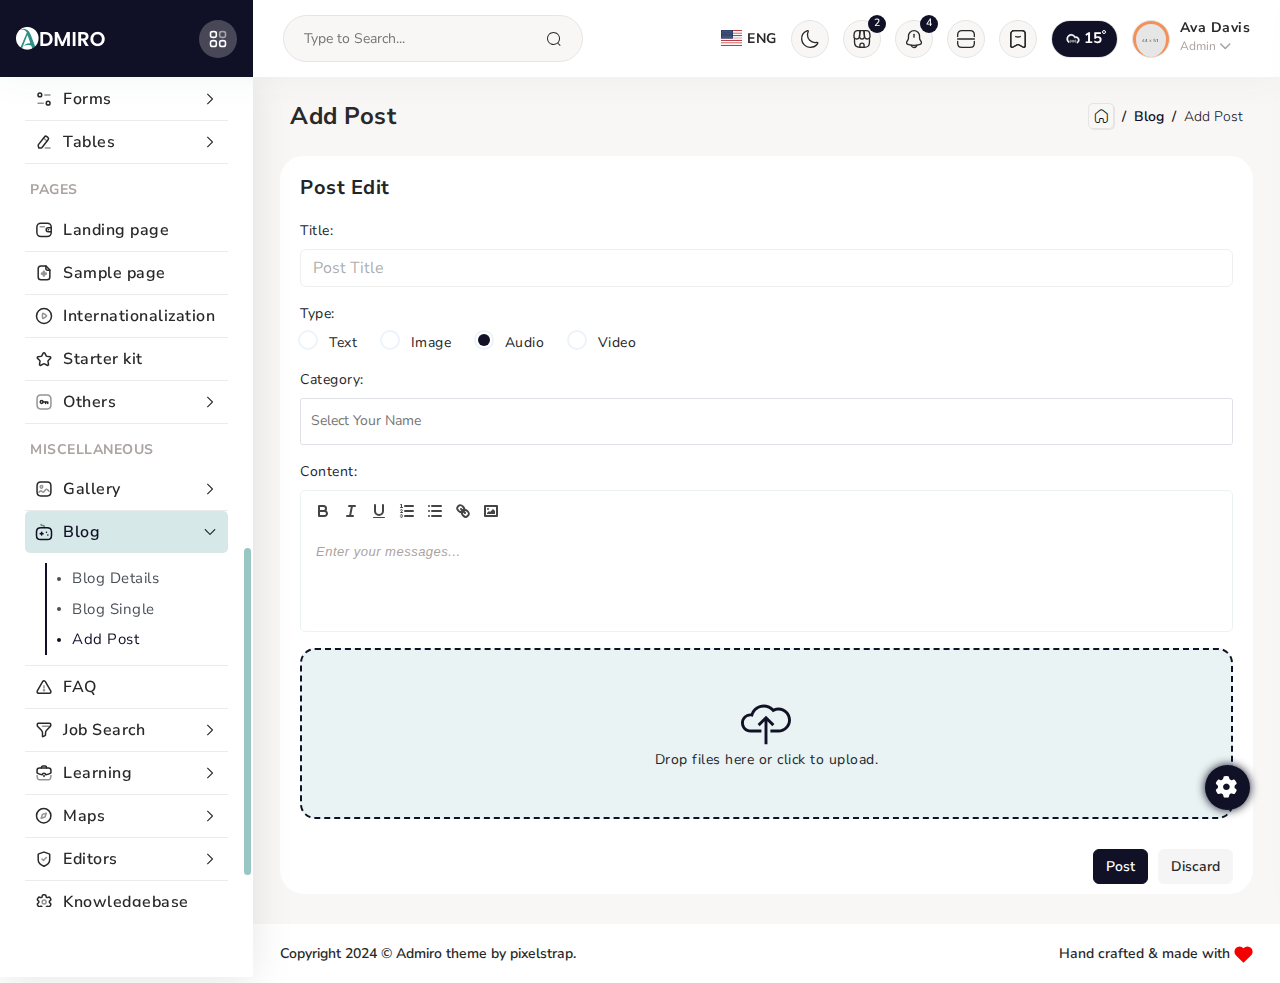
<file: template/add_post.html>
<!DOCTYPE html>
<html lang="en">
  <head>
    <meta http-equiv="Content-Type" content="text/html; charset=UTF-8">
    <meta http-equiv="X-UA-Compatible" content="IE=edge">
    <meta name="viewport" content="width=device-width, initial-scale=1.0">
    <meta name="description" content="Admiro admin is super flexible, powerful, clean &amp; modern responsive bootstrap 5 admin template with unlimited possibilities.">
    <meta name="keywords" content="admin template, Admiro admin template, best javascript admin, dashboard template, bootstrap admin template, responsive admin template, web app">
    <meta name="author" content="pixelstrap">
    <title>Admiro - Premium Admin Template</title>
    <!-- Favicon icon-->
    <link rel="icon" href="../assets/images/favicon.png" type="image/x-icon">
    <link rel="shortcut icon" href="../assets/images/favicon.png" type="image/x-icon">
    <!-- Google font-->
    <link rel="preconnect" href="https://fonts.googleapis.com">
    <link rel="preconnect" href="https://fonts.gstatic.com" crossorigin="">
    <link href="https://fonts.googleapis.com/css2?family=Nunito+Sans:opsz,wght@6..12,200;6..12,300;6..12,400;6..12,500;6..12,600;6..12,700;6..12,800;6..12,900;6..12,1000&amp;display=swap" rel="stylesheet">
    <!-- Flag icon css -->
    <link rel="stylesheet" href="../assets/css/vendors/flag-icon.css">
    <!-- iconly-icon-->
    <link rel="stylesheet" href="../assets/css/iconly-icon.css">
    <link rel="stylesheet" href="../assets/css/bulk-style.css">
    <!-- iconly-icon-->
    <link rel="stylesheet" href="../assets/css/themify.css">
    <!--fontawesome-->
    <link rel="stylesheet" href="../assets/css/fontawesome-min.css">
    <!-- Whether Icon css-->
    <link rel="stylesheet" type="text/css" href="../assets/css/vendors/weather-icons/weather-icons.min.css">
    <link rel="stylesheet" type="text/css" href="../assets/css/vendors/dropzone.css">
    <link rel="stylesheet" type="text/css" href="../assets/css/vendors/scrollbar.css">
    <link rel="stylesheet" type="text/css" href="../assets/css/vendors/quill.snow.css">
    <link rel="stylesheet" type="text/css" href="../assets/css/vendors/choices.js/public/assets/styles/choices.min.css">
    <link rel="stylesheet" type="text/css" href="../assets/css/vendors/slick.css">
    <link rel="stylesheet" type="text/css" href="../assets/css/vendors/slick-theme.css">
    <!-- App css -->
    <link id="color" rel="stylesheet" href="../assets/css/color-1.css" media="screen">
    <link rel="stylesheet" href="../assets/css/style.css">
  </head>
  <body>
    <!-- page-wrapper Start-->
    <!-- tap on top starts-->
    <div class="tap-top"><i class="iconly-Arrow-Up icli"></i></div>
    <!-- tap on tap ends-->
    <!-- loader-->
    <div class="loader-wrapper">
      <div class="loader"><span></span><span></span><span></span><span></span><span></span></div>
    </div>
    <div class="page-wrapper compact-wrapper" id="pageWrapper"> 
      <header class="page-header row">
        <div class="logo-wrapper d-flex align-items-center col-auto"><a href="index.html"><img class="light-logo img-fluid" src="../assets/images/logo/logo1.png" alt="logo"><img class="dark-logo img-fluid" src="../assets/images/logo/logo-dark.png" alt="logo"></a><a class="close-btn toggle-sidebar" href="javascript:void(0)">
            <svg class="svg-color">
              <use href="../assets/svg/iconly-sprite.svg#Category"></use>
            </svg></a></div>
        <div class="page-main-header col">
          <div class="header-left">
            <form class="form-inline search-full col" action="#" method="get">
              <div class="form-group w-100">
                <div class="Typeahead Typeahead--twitterUsers">
                  <div class="u-posRelative">
                    <input class="demo-input Typeahead-input form-control-plaintext w-100" type="text" placeholder="Search Admiro .." name="q" title="" autofocus>
                    <div class="spinner-border Typeahead-spinner" role="status"><span class="sr-only">Loading...</span></div><i class="close-search" data-feather="x"></i>
                  </div>
                  <div class="Typeahead-menu"></div>
                </div>
              </div>
            </form>
            <div class="form-group-header d-lg-block d-none">
              <div class="Typeahead Typeahead--twitterUsers">
                <div class="u-posRelative d-flex align-items-center"> 
                  <input class="demo-input py-0 Typeahead-input form-control-plaintext w-100" type="text" placeholder="Type to Search..." name="q" title=""><i class="search-bg iconly-Search icli"></i>
                </div>
              </div>
            </div>
          </div>
          <div class="nav-right">
            <ul class="header-right"> 
              <li class="custom-dropdown">
                <div class="translate_wrapper">
                  <div class="current_lang"><a class="lang" href="javascript:void(0)"><i class="flag-icon flag-icon-us"></i>
                      <h6 class="lang-txt f-w-700">ENG</h6></a></div>
                  <ul class="custom-menu profile-menu language-menu py-0 more_lang">
                                  <li class="d-block"><a class="lang" href="#" data-value="English"><i class="flag-icon flag-icon-us"></i>
                                      <div class="lang-txt">English</div></a></li>
                                  <li class="d-block"><a class="lang" href="#" data-value="fr"><i class="flag-icon flag-icon-fr"></i>
                                      <div class="lang-txt">Français</div></a></li>
                                  <li class="d-block"><a class="lang" href="#" data-value="es"><i class="flag-icon flag-icon-es"></i>
                                      <div class="lang-txt">Español</div></a></li>
                  </ul>
                </div>
              </li>
              <li class="search d-lg-none d-flex"> <a href="javascript:void(0)">
                  <svg>
                    <use href="../assets/svg/iconly-sprite.svg#Search"></use>
                  </svg></a></li>
              <li>  <a class="dark-mode" href="javascript:void(0)">
                  <svg>
                    <use href="../assets/svg/iconly-sprite.svg#moondark"></use>
                  </svg></a></li>
              <li class="custom-dropdown"><a href="javascript:void(0)">
                  <svg>
                    <use href="../assets/svg/iconly-sprite.svg#cart-icon"></use>
                  </svg></a><span class="badge rounded-pill badge-primary">2</span>
                <div class="custom-menu cart-dropdown py-0 overflow-hidden">
                  <h3 class="title dropdown-title">Cart</h3>
                  <ul class="pb-0">
                    <li>
                      <div class="d-flex"><img class="img-fluid b-r-5 me-3 img-60" src="../assets/images/dashboard-2/1.png" alt="">
                        <div class="flex-grow-1"><span class="f-w-600">Watch multicolor</span>
                          <div class="qty-box">
                            <div class="input-group"><span class="input-group-prepend">
                                <button class="btn quantity-left-minus" type="button" data-type="minus" data-field="">-</button></span>
                              <input class="form-control input-number" type="text" name="quantity" value="1"><span class="input-group-prepend">
                                <button class="btn quantity-right-plus" type="button" data-type="plus" data-field="">+</button></span>
                            </div>
                          </div>
                          <h6 class="font-primary">$500</h6>
                        </div>
                        <div class="close-circle"><a class="bg-danger" href="#"><i data-feather="x"></i></a></div>
                      </div>
                    </li>
                    <li>
                      <div class="d-flex"><img class="img-fluid b-r-5 me-3 img-60" src="../assets/images/dashboard-2/2.png" alt="">
                        <div class="flex-grow-1"><span class="f-w-600">Airpods</span>
                          <div class="qty-box">
                            <div class="input-group"><span class="input-group-prepend">
                                <button class="btn quantity-left-minus" type="button" data-type="minus" data-field="">-</button></span>
                              <input class="form-control input-number" type="text" name="quantity" value="1"><span class="input-group-prepend">
                                <button class="btn quantity-right-plus" type="button" data-type="plus" data-field="">+</button></span>
                            </div>
                          </div>
                          <h6 class="font-primary">$500.00</h6>
                        </div>
                        <div class="close-circle"><a class="bg-danger" href="#"><i data-feather="x"></i></a></div>
                      </div>
                    </li>
                    <li class="total">
                      <h6 class="mb-0">Order Total : <span class="f-w-600">$1000.00</span></h6>
                    </li>
                    <li class="text-center"><a class="d-block mb-3 view-cart f-w-700 text-primary" href="cart.html">Go to your cart</a><a class="btn btn-primary view-checkout text-white" href="checkout.html">Checkout</a></li>
                  </ul>
                </div>
              </li>
              <li class="custom-dropdown"><a href="javascript:void(0)">
                  <svg>
                    <use href="../assets/svg/iconly-sprite.svg#notification"></use>
                  </svg></a><span class="badge rounded-pill badge-primary">4</span>
                <div class="custom-menu notification-dropdown py-0 overflow-hidden">
                  <h3 class="title bg-primary-light dropdown-title">Notification <span class="font-primary">View all</span></h3>
                  <ul class="activity-timeline">
                    <li class="d-flex align-items-start">
                      <div class="activity-line"></div>
                      <div class="activity-dot-primary"></div>
                      <div class="flex-grow-1">
                        <h6 class="f-w-600 font-primary">30-04-2024<span>Today</span><span class="circle-dot-primary float-end">
                            <svg class="circle-color">
                              <use href="../assets/svg/iconly-sprite.svg#circle"></use>
                            </svg></span></h6>
                        <h5>Alice Goodwin</h5>
                        <p class="mb-0">Fashion should be fun. It shouldn't be labelled intellectual.</p>
                      </div>
                    </li>
                                  <li class="d-flex align-items-start">
                                    <div class="activity-dot-secondary"></div>
                                    <div class="flex-grow-1">
                                      <h6 class="f-w-600 font-secondary">28-06-2024<span>1 hour ago</span><span class="float-end circle-dot-secondary">
                                          <svg class="circle-color">
                                            <use href="../assets/svg/iconly-sprite.svg#circle"></use>
                                          </svg></span></h6>
                                      <h5>Herry Venter</h5>
                                      <p>I am convinced that there can be luxury in simplicity.</p>
                                    </div>
                                  </li>
                                  <li class="d-flex align-items-start">
                                    <div class="activity-dot-primary"></div>
                                    <div class="flex-grow-1">
                                      <h6 class="f-w-600 font-primary">04-08-2024<span>Today</span><span class="float-end circle-dot-primary">
                                          <svg class="circle-color">
                                            <use href="../assets/svg/iconly-sprite.svg#circle"></use>
                                          </svg></span></h6>
                                      <h5>Loain Deo</h5>
                                      <p>I feel that things happen for open new opportunities.</p>
                                    </div>
                                  </li>
                                  <li class="d-flex align-items-start">
                                    <div class="activity-dot-secondary"></div>
                                    <div class="flex-grow-1">
                                      <h6 class="f-w-600 font-secondary">12-11-2024<span>Yesterday</span><span class="float-end circle-dot-secondary">
                                          <svg class="circle-color">
                                            <use href="../assets/svg/iconly-sprite.svg#circle"></use>
                                          </svg></span></h6>
                                      <h5>Fenter Jessy</h5>
                                      <p>Sometimes the simplest things are the most profound.</p>
                                    </div>
                                  </li>
                  </ul>
                </div>
              </li>
              <li><a class="full-screen" href="javascript:void(0)"> 
                  <svg>
                    <use href="../assets/svg/iconly-sprite.svg#scanfull"></use>
                  </svg></a></li>
              <li class="custom-dropdown"><a href="javascript:void(0)">
                  <svg>
                    <use href="../assets/svg/iconly-sprite.svg#bookmark"></use>
                  </svg></a>
                <div class="custom-menu bookmark-dropdown py-0 overflow-hidden">
                  <h3 class="title bg-primary-light dropdown-title">Bookmark</h3>
                  <ul> 
                    <li> 
                      <form class="mb-0">
                        <div class="input-group">
                          <input class="form-control" type="text" placeholder="Search Bookmark..."><span class="input-group-text">
                            <svg class="svg-color">
                              <use href="../assets/svg/iconly-sprite.svg#Search"></use>
                            </svg></span>
                        </div>
                      </form>
                    </li>
                                  <li class="d-flex align-items-center">
                                    <div class="flex-shrink-0 me-2 btn-activity-primary"><a href="index.html">
                                        <svg class="svg-color">
                                          <use href="../assets/svg/iconly-sprite.svg#cube"></use>
                                        </svg></a></div>
                                    <div class="d-flex justify-content-between align-items-center w-100"><a href="index.html">Dashboard</a>
                                      <svg class="svg-color icon-star">
                                        <use href="../assets/svg/iconly-sprite.svg#star"></use>
                                      </svg>
                                    </div>
                                  </li>
                                  <li class="d-flex align-items-center">
                                    <div class="flex-shrink-0 me-2 btn-activity-secondary"><a href="to-do.html">
                                        <svg class="svg-color">
                                          <use href="../assets/svg/iconly-sprite.svg#check"></use>
                                        </svg></a></div>
                                    <div class="d-flex justify-content-between align-items-center w-100"><a href="to-do.html">To-do</a>
                                      <svg class="svg-color icon-star">
                                        <use href="../assets/svg/iconly-sprite.svg#star"></use>
                                      </svg>
                                    </div>
                                  </li>
                                  <li class="d-flex align-items-center">
                                    <div class="flex-shrink-0 me-2 btn-activity-danger"><a href="apex_chart.html">
                                        <svg class="svg-color">
                                          <use href="../assets/svg/iconly-sprite.svg#pie"></use>
                                        </svg></a></div>
                                    <div class="d-flex justify-content-between align-items-center w-100"><a href="apex_chart.html">Chart</a>
                                      <svg class="svg-color icon-star">
                                        <use href="../assets/svg/iconly-sprite.svg#star"></use>
                                      </svg>
                                    </div>
                                  </li>
                  </ul>
                </div>
              </li>
              <li class="cloud-design"><a class="cloud-mode">
                  <svg class="climacon climacon_cloudDrizzle" id="cloudDrizzle" version="1.1" viewBox="15 15 70 70">
                    <g class="climacon_iconWrap climacon_iconWrap-cloudDrizzle">
                      <g class="climacon_wrapperComponent climacon_wrapperComponent-drizzle">
                        <path class="climacon_component climacon_component-stroke climacon_component-stroke_drizzle climacon_component-stroke_drizzle-left" d="M42.001,53.644c1.104,0,2,0.896,2,2v3.998c0,1.105-0.896,2-2,2c-1.105,0-2.001-0.895-2.001-2v-3.998C40,54.538,40.896,53.644,42.001,53.644z"></path>
                        <path class="climacon_component climacon_component-stroke climacon_component-stroke_drizzle climacon_component-stroke_drizzle-middle" d="M49.999,53.644c1.104,0,2,0.896,2,2v4c0,1.104-0.896,2-2,2s-1.998-0.896-1.998-2v-4C48.001,54.54,48.896,53.644,49.999,53.644z"></path>
                        <path class="climacon_component climacon_component-stroke climacon_component-stroke_drizzle climacon_component-stroke_drizzle-right" d="M57.999,53.644c1.104,0,2,0.896,2,2v3.998c0,1.105-0.896,2-2,2c-1.105,0-2-0.895-2-2v-3.998C55.999,54.538,56.894,53.644,57.999,53.644z"></path>
                      </g>
                      <g class="climacon_wrapperComponent climacon_wrapperComponent-cloud">
                        <path class="climacon_component climacon_component-stroke climacon_component-stroke_cloud" d="M63.999,64.944v-4.381c2.387-1.386,3.998-3.961,3.998-6.92c0-4.418-3.58-8-7.998-8c-1.603,0-3.084,0.481-4.334,1.291c-1.232-5.316-5.973-9.29-11.664-9.29c-6.628,0-11.999,5.372-11.999,12c0,3.549,1.55,6.729,3.998,8.926v4.914c-4.776-2.769-7.998-7.922-7.998-13.84c0-8.836,7.162-15.999,15.999-15.999c6.004,0,11.229,3.312,13.965,8.203c0.664-0.113,1.336-0.205,2.033-0.205c6.627,0,11.998,5.373,11.998,12C71.997,58.864,68.655,63.296,63.999,64.944z"></path>
                      </g>
                    </g>
                  </svg>
                  <h3>15</h3></a></li>
              <li class="profile-nav custom-dropdown">
                <div class="user-wrap">
                  <div class="user-img"><img src="../assets/images/profile.png" alt="user"></div>
                  <div class="user-content">
                    <h6>Ava Davis</h6>
                    <p class="mb-0">Admin<i class="fa-solid fa-chevron-down"></i></p>
                  </div>
                </div>
                <div class="custom-menu overflow-hidden">
                  <ul class="profile-body">
                    <li class="d-flex"> 
                      <svg class="svg-color">
                        <use href="../assets/svg/iconly-sprite.svg#Profile"></use>
                      </svg><a class="ms-2" href="user-profile.html">Account</a>
                    </li>
                    <li class="d-flex"> 
                      <svg class="svg-color">
                        <use href="../assets/svg/iconly-sprite.svg#Message"></use>
                      </svg><a class="ms-2" href="letter-box.html">Inbox</a>
                    </li>
                    <li class="d-flex"> 
                      <svg class="svg-color">
                        <use href="../assets/svg/iconly-sprite.svg#Document"></use>
                      </svg><a class="ms-2" href="to-do.html">Task</a>
                    </li>
                    <li class="d-flex"> 
                      <svg class="svg-color">
                        <use href="../assets/svg/iconly-sprite.svg#Login"></use>
                      </svg><a class="ms-2" href="login.html">Log Out</a>
                    </li>
                  </ul>
                </div>
              </li>
            </ul>
          </div>
        </div>
      </header>
      <!-- Page Body Start-->
      <div class="page-body-wrapper">
        <!-- Page sidebar start-->
        <aside class="page-sidebar"> 
          <div class="left-arrow" id="left-arrow"><i data-feather="arrow-left"></i></div>
          <div class="main-sidebar" id="main-sidebar">
            <ul class="sidebar-menu" id="simple-bar">
              <li class="pin-title sidebar-main-title">  
                <div> 
                  <h5 class="sidebar-title f-w-700">Pinned</h5>
                </div>
              </li>
              <li class="sidebar-main-title">
                <div>
                  <h5 class="lan-1 f-w-700 sidebar-title">General</h5>
                </div>
              </li>
              <li class="sidebar-list"><i class="fa-solid fa-thumbtack"></i><a class="sidebar-link" href="javascript:void(0)"> 
                  <svg class="stroke-icon">
                    <use href="../assets/svg/iconly-sprite.svg#Home-dashboard"></use>
                  </svg>
                  <h6>Dashboards</h6><span class="badge">3</span><i class="iconly-Arrow-Right-2 icli"></i></a>
                <ul class="sidebar-submenu">
                  <li> <a href="index.html">Default</a></li>
                  <li><a href="dashboard-02.html">Ecommerce </a></li>
                  <li> <a href="dashboard-03.html">Education</a></li>
                </ul>
              </li>
              <li class="sidebar-list"> <i class="fa-solid fa-thumbtack"></i><a class="sidebar-link" href="javascript:void(0)">
                  <svg class="stroke-icon">
                    <use href="../assets/svg/iconly-sprite.svg#Pie"></use>
                  </svg>
                  <h6 class="lan-2">Widgets </h6><i class="iconly-Arrow-Right-2 icli"></i></a>
                <ul class="sidebar-submenu">
                  <li> <a href="general-widget.html">General</a></li>
                  <li><a href="chart-widget.html">Chart</a></li>
                </ul>
              </li>
              <li class="sidebar-list"><i class="fa-solid fa-thumbtack"></i><a class="sidebar-link" href="javascript:void(0)">
                  <svg class="stroke-icon">
                    <use href="../assets/svg/iconly-sprite.svg#Document"></use>
                  </svg>
                  <h6 class="lan-3">Page layout</h6><i class="iconly-Arrow-Right-2 icli"> </i></a>
                <ul class="sidebar-submenu">
                  <li> <a href="box-layout.html">Box Layout</a></li>
                  <li><a href="layout-rtl.html">RTL</a></li>
                  <li> <a href="layout-dark.html">Dark</a></li>
                </ul>
              </li>
              <li class="sidebar-main-title">
                <div>
                  <h5 class="f-w-700 sidebar-title pt-3">Application</h5>
                </div>
              </li>
              <li class="sidebar-list"> <i class="fa-solid fa-thumbtack"></i><a class="sidebar-link" href="javascript:void(0)">
                  <svg class="stroke-icon">
                    <use href="../assets/svg/iconly-sprite.svg#Info-circle"></use>
                  </svg>
                  <h6 class="f-w-600">Project</h6><i class="iconly-Arrow-Right-2 icli"></i></a>
                <ul class="sidebar-submenu">
                  <li> <a href="project-list.html">Project list </a></li>
                  <li> <a href="projectcreate.html">Project create </a></li>
                </ul>
              </li>
              <li class="sidebar-list"> <i class="fa-solid fa-thumbtack"></i><a class="sidebar-link" href="file-manager.html">
                  <svg class="stroke-icon">
                    <use href="../assets/svg/iconly-sprite.svg#Paper"></use>
                  </svg>
                  <h6 class="f-w-600">File Manager </h6></a></li>
              <li class="sidebar-list"> <i class="fa-solid fa-thumbtack"></i><a class="sidebar-link" href="kanban-board.html">
                  <svg class="stroke-icon">
                    <use href="../assets/svg/iconly-sprite.svg#Wallet"></use>
                  </svg>
                  <h6 class="f-w-600">Kanban board</h6></a></li>
              <li class="sidebar-list"> <i class="fa-solid fa-thumbtack"></i><a class="sidebar-link" href="javascript:void(0)">
                  <svg class="stroke-icon">
                    <use href="../assets/svg/iconly-sprite.svg#Bag"></use>
                  </svg>
                  <h6 class="f-w-600">Ecommerce</h6><i class="iconly-Arrow-Right-2 icli"> </i></a>
                <ul class="sidebar-submenu">
                  <li> <a href="add-products.html">Add Products</a></li>
                  <li> <a href="product.html">Product</a></li>
                  <li> <a href="product-page.html">Product Page</a></li>
                  <li> <a href="category.html">Category page</a></li>
                  <li> <a href="list-products.html">Product list</a></li>
                  <li> <a href="payment-details.html">Payment Details</a></li>
                  <li> <a href="order-history.html">Order History</a></li>
                  <li><a class="submenu-title" href="javascript:void(0)">Invoices<i class="iconly-Arrow-Right-2 icli"> </i></a>
                    <ul class="according-submenu">
                      <li> <a href="invoices-1.html">Invoices 1</a></li>
                      <li> <a href="invoices-2.html">Invoices 2</a></li>
                      <li> <a href="invoices-3.html">Invoices 3</a></li>
                      <li> <a href="invoices-4.html">Invoices 4</a></li>
                      <li> <a href="invoices-5.html">Invoices 5</a></li>
                      <li> <a href="invoices-6.html">Invoices 6</a></li>
                    </ul>
                  </li>
                  <li> <a href="cart.html">Cart</a></li>
                  <li> <a href="list-wish.html">Wishlist</a></li>
                  <li> <a href="checkout.html">Checkout</a></li>
                  <li> <a href="pricing.html">Pricing </a></li>
                </ul>
              </li>
              <li class="sidebar-list"> <i class="fa-solid fa-thumbtack"></i><a class="sidebar-link" href="letter-box.html">
                  <svg class="stroke-icon">
                    <use href="../assets/svg/iconly-sprite.svg#Message"></use>
                  </svg>
                  <h6 class="f-w-600">Letter Box</h6></a></li>
              <li class="sidebar-list"> <i class="fa-solid fa-thumbtack"></i><a class="sidebar-link" href="javascript:void(0)">
                  <svg class="stroke-icon">
                    <use href="../assets/svg/iconly-sprite.svg#Chat"></use>
                  </svg>
                  <h6 class="f-w-600">Chat</h6><i class="iconly-Arrow-Right-2 icli"> </i></a>
                <ul class="sidebar-submenu">
                  <li> <a href="private-chat.html">Private Chat</a></li>
                  <li> <a href="group-chat.html">Group Chat</a></li>
                </ul>
              </li>
              <li class="sidebar-list"> <i class="fa-solid fa-thumbtack"></i><a class="sidebar-link" href="javascript:void(0)">
                  <svg class="stroke-icon">
                    <use href="../assets/svg/iconly-sprite.svg#Profile"></use>
                  </svg>
                  <h6 class="f-w-600">Users</h6><i class="iconly-Arrow-Right-2 icli"> </i></a>
                <ul class="sidebar-submenu">
                  <li> <a href="user-profile.html">Users Profile</a></li>
                  <li> <a href="edit-profile.html">Users Edit</a></li>
                  <li> <a href="user-cards.html">Users Cards      </a></li>
                </ul>
              </li>
              <li class="sidebar-list"> <i class="fa-solid fa-thumbtack"></i><a class="sidebar-link" href="bookmark.html">
                  <svg class="stroke-icon">
                    <use href="../assets/svg/iconly-sprite.svg#Bookmark"></use>
                  </svg>
                  <h6 class="f-w-600">Bookmarks</h6></a></li>
              <li class="sidebar-list"> <i class="fa-solid fa-thumbtack"></i><a class="sidebar-link" href="contacts.html">
                  <svg class="stroke-icon">
                    <use href="../assets/svg/iconly-sprite.svg#Contacts"></use>
                  </svg>
                  <h6 class="f-w-600">Contacts   </h6></a></li>
              <li class="sidebar-list"> <i class="fa-solid fa-thumbtack"></i><a class="sidebar-link" href="task.html">
                  <svg class="stroke-icon">
                    <use href="../assets/svg/iconly-sprite.svg#Tick-square"></use>
                  </svg>
                  <h6 class="f-w-600">Tasks</h6></a></li>
              <li class="sidebar-list"> <i class="fa-solid fa-thumbtack"></i><a class="sidebar-link" href="calendar-basic.html">
                  <svg class="stroke-icon">
                    <use href="../assets/svg/iconly-sprite.svg#Calendar"></use>
                  </svg>
                  <h6 class="f-w-600">Calendar  </h6></a></li>
              <li class="sidebar-list"> <i class="fa-solid fa-thumbtack"></i><a class="sidebar-link" href="social-app.html">
                  <svg class="stroke-icon">
                    <use href="../assets/svg/iconly-sprite.svg#Camera"></use>
                  </svg>
                  <h6 class="f-w-600">Social App</h6></a></li>
              <li class="sidebar-list"> <i class="fa-solid fa-thumbtack"></i><a class="sidebar-link" href="to-do.html">
                  <svg class="stroke-icon">
                    <use href="../assets/svg/iconly-sprite.svg#Edit"></use>
                  </svg>
                  <h6 class="f-w-600">To-Do </h6></a></li>
              <li class="sidebar-list"> <i class="fa-solid fa-thumbtack"></i><a class="sidebar-link" href="search.html">
                  <svg class="stroke-icon">
                    <use href="../assets/svg/iconly-sprite.svg#Search-sidebar"></use>
                  </svg>
                  <h6 class="f-w-600">Search Result                                                </h6></a></li>
              <li class="sidebar-main-title">
                <div>
                  <h5 class="f-w-700 sidebar-title pt-3">Components</h5>
                </div>
              </li>
              <li class="sidebar-list"> <i class="fa-solid fa-thumbtack"></i><a class="sidebar-link" href="buttons.html">
                  <svg class="stroke-icon">
                    <use href="../assets/svg/iconly-sprite.svg#More-box"></use>
                  </svg>
                  <h6 class="f-w-600">buttons </h6></a></li>
              <li class="sidebar-list"> <i class="fa-solid fa-thumbtack"></i><a class="sidebar-link" href="javascript:void(0)">
                  <svg class="stroke-icon">
                    <use href="../assets/svg/iconly-sprite.svg#Folder"></use>
                  </svg>
                  <h6 class="f-w-600">Ui Kits</h6><i class="iconly-Arrow-Right-2 icli"> </i></a>
                <ul class="sidebar-submenu">
                  <li> <a href="typography.html">Typography</a></li>
                  <li><a href="avatars.html">Avatars</a></li>
                  <li> <a href="alert.html">Alert</a></li>
                  <li> <a href="helper-classes.html">Helper classes</a></li>
                  <li> <a href="grid.html">Grid</a></li>
                  <li> <a href="accordion.html">Accordion</a></li>
                  <li> <a href="tag-pills.html">Tag pills</a></li>
                  <li> <a href="modal.html">Modal </a></li>
                  <li> <a href="popover.html">Popover </a></li>
                  <li> <a href="progress-bar.html">Progress bar</a></li>
                  <li> <a href="tab-bootstrap.html">Tab bootstrap</a></li>
                  <li> <a href="tooltip.html">Tooltip</a></li>
                  <li> <a href="dropdown.html"> Dropdown</a></li>
                  <li> <a href="list.html">List</a></li>
                </ul>
              </li>
              <li class="sidebar-list"><i class="fa-solid fa-thumbtack"></i><a class="sidebar-link" href="javascript:void(0)">
                  <svg class="stroke-icon">
                    <use href="../assets/svg/iconly-sprite.svg#Ticket-star"></use>
                  </svg>
                  <h6 class="f-w-600">Bonus Ui</h6><i class="iconly-Arrow-Right-2 icli"></i></a>
                <ul class="sidebar-submenu"> 
                  <li><a href="scrollable.html">Scrollable</a></li>
                  <li> <a href="tree.html">Tree view </a></li>
                  <li><a href="toasts.html">Toasts </a></li>
                  <li> <a href="rating.html">Rating</a></li>
                  <li> <a href="dropzone.html">Dropzone</a></li>
                  <li> <a href="tour.html">Tour</a></li>
                  <li> <a href="sweetalert2.html">Sweetalert2 </a></li>
                  <li> <a href="modal-animated.html">Animated Modal</a></li>
                  <li> <a href="slider.html">Slider</a></li>
                  <li> <a href="ribbons.html">Ribbons</a></li>
                  <li><a href="pagination.html">Pagination</a></li>
                  <li> <a href="breadcrumb.html">Breadcrumb</a></li>
                  <li> <a href="range-slider.html">Range slider</a></li>
                  <li> <a href="image-cropper.html">Image cropper</a></li>
                  <li> <a href="basic-card.html">Basic Card</a></li>
                  <li> <a href="creative-card.html">Creative Card</a></li>
                  <li> <a href="dragable-card.html">Dragable Card </a></li>
                  <li> <a href="timeline.html">Timeline</a></li>
                </ul>
              </li>
              <li class="sidebar-list"> <i class="fa-solid fa-thumbtack"></i><a class="sidebar-link" href="javascript:void(0)">
                  <svg class="stroke-icon">
                    <use href="../assets/svg/iconly-sprite.svg#Category"></use>
                  </svg>
                  <h6 class="f-w-600">Animation </h6><i class="iconly-Arrow-Right-2 icli"></i></a>
                <ul class="sidebar-submenu"> 
                  <li>  <a href="AOS.html">aos</a></li>
                  <li>  <a href="WOW.html">wow</a></li>
                </ul>
              </li>
              <li class="sidebar-list"> <i class="fa-solid fa-thumbtack"></i><a class="sidebar-link" href="javascript:void(0)">
                  <svg class="stroke-icon">
                    <use href="../assets/svg/iconly-sprite.svg#Activity"></use>
                  </svg>
                  <h6 class="f-w-600">Icon</h6><i class="iconly-Arrow-Right-2 icli"></i></a>
                <ul class="sidebar-submenu"> 
                  <li><a href="font-awesome.html">Fontawesome icon</a></li>
                  <li><a href="feather_icon.html">Feather icon</a></li>
                  <li> <a href="iconly-icon.html">Iconly icon </a></li>
                  <li> <a href="themify-icon.html">Themify Icon</a></li>
                </ul>
              </li>
              <li class="sidebar-list"> <i class="fa-solid fa-thumbtack"></i><a class="sidebar-link" href="javascript:void(0)">
                  <svg class="stroke-icon">
                    <use href="../assets/svg/iconly-sprite.svg#Chart"></use>
                  </svg>
                  <h6 class="f-w-600">Charts</h6><i class="iconly-Arrow-Right-2 icli"></i></a>
                <ul class="sidebar-submenu">
                  <li><a href="echarts.html">Echarts</a></li>
                  <li> <a href="apex_chart.html">Apex Chart</a></li>
                  <li> <a href="chart-google.html">Google Chart</a></li>
                  <li> <a href="chart-sparkline.html">Sparkline chart</a></li>
                  <li> <a href="chart-flot.html">Flot Chart</a></li>
                  <li> <a href="chart-knob.html">Knob Chart</a></li>
                  <li> <a href="chart-morris.html">Morris Chart</a></li>
                  <li> <a href="chartjs.html">Chatjs Chart</a></li>
                  <li> <a href="chartist_chart.html">Chartist Chart</a></li>
                  <li><a href="chart-peity.html">Peity Chart</a></li>
                </ul>
              </li>
              <li class="sidebar-main-title">
                <div>
                  <h5 class="sidebar-title pt-3 f-w-700">Tables & Forms</h5>
                </div>
              </li>
              <li class="sidebar-list"> <i class="fa-solid fa-thumbtack"></i><a class="sidebar-link" href="javascript:void(0)">
                  <svg class="stroke-icon">
                    <use href="../assets/svg/iconly-sprite.svg#Filter"></use>
                  </svg>
                  <h6 class="f-w-600">Forms</h6><i class="iconly-Arrow-Right-2 icli"> </i></a>
                <ul class="sidebar-submenu">
                  <li><a class="submenu-title" href="javascript:void(0)">form-control<i class="iconly-Arrow-Right-2 icli"> </i></a>
                    <ul class="according-submenu">
                      <li> <a href="base-input.html">Base input</a></li>
                      <li> <a href="form-validation.html">Form validation</a></li>
                      <li> <a href="radio-checkbox-control.html">Checkbox & Radio </a></li>
                      <li> <a href="input-group.html">Input group</a></li>
                      <li> <a href="input-mask.html">Input mask</a></li>
                      <li> <a href="megaoptions.html">Mega Options                                                    </a></li>
                    </ul>
                  </li>
                  <li><a class="submenu-title" href="javascript:void(0)">Form Widgets<i class="iconly-Arrow-Right-2 icli"> </i></a>
                    <ul class="according-submenu">
                      <li> <a href="datepicker.html">Datepicker</a></li>
                      <li> <a href="touchspin.html">Touchspin</a></li>
                      <li> <a href="select2.html">Select2 </a></li>
                      <li> <a href="switch.html">Switch </a></li>
                      <li> <a href="typehead.html">Typehead </a></li>
                      <li> <a href="clipboard.html">Clipboard</a></li>
                    </ul>
                  </li>
                  <li><a class="submenu-title" href="javascript:void(0)">Form Layout<i class="iconly-Arrow-Right-2 icli"> </i></a>
                    <ul class="according-submenu">
                      <li> <a href="form-wizard.html">Form wizard 1</a></li>
                      <li> <a href="form-wizard-two.html">Form wizard 2</a></li>
                      <li> <a href="form-wizard-three.html">Two factor</a></li>
                    </ul>
                  </li>
                </ul>
              </li>
              <li class="sidebar-list"> <i class="fa-solid fa-thumbtack"></i><a class="sidebar-link" href="javascript:void(0)">
                  <svg class="stroke-icon">
                    <use href="../assets/svg/iconly-sprite.svg#Edit-line"></use>
                  </svg>
                  <h6 class="f-w-600">Tables</h6><i class="iconly-Arrow-Right-2 icli"> </i></a>
                <ul class="sidebar-submenu">
                  <li><a class="submenu-title" href="javascript:void(0)">Bootstrap Tables<i class="iconly-Arrow-Right-2 icli"> </i></a>
                    <ul class="according-submenu">
                      <li> <a href="basic-table.html">Basic Tables</a></li>
                      <li> <a href="table-components.html">Table components</a></li>
                    </ul>
                  </li>
                  <li><a class="submenu-title" href="javascript:void(0)">Data Tables<i class="iconly-Arrow-Right-2 icli"> </i></a>
                    <ul class="according-submenu">
                      <li> <a href="datatable-basic-init.html">Basic Init</a></li>
                      <li> <a href="datatable-advance.html">Advance Init</a></li>
                      <li> <a href="datatable-API.html">API</a></li>
                      <li><a href="datatable-data-source.html">Data Sources</a></li>
                    </ul>
                  </li>
                  <li> <a href="datatable-ext-autofill.html">Ex. Data Tables</a></li>
                  <li> <a href="jsgrid-table.html">Js Grid Table         </a></li>
                </ul>
              </li>
              <li class="sidebar-main-title">
                <div>
                  <h5 class="sidebar-title pt-3 f-w-700">Pages</h5>
                </div>
              </li>
              <li class="sidebar-list"> <i class="fa-solid fa-thumbtack"></i><a class="sidebar-link" href="landing-page.html">
                  <svg class="stroke-icon">
                    <use href="../assets/svg/iconly-sprite.svg#Wallet"></use>
                  </svg>
                  <h6 class="f-w-600">Landing page</h6></a></li>
              <li class="sidebar-list"><i class="fa-solid fa-thumbtack"></i><a class="sidebar-link" href="sample-page.html">
                  <svg class="stroke-icon">
                    <use href="../assets/svg/iconly-sprite.svg#Paper-plus"></use>
                  </svg>
                  <h6 class="f-w-600">Sample page</h6></a></li>
              <li class="sidebar-list"> <i class="fa-solid fa-thumbtack"></i><a class="sidebar-link" href="internationalization.html">
                  <svg class="stroke-icon">
                    <use href="../assets/svg/iconly-sprite.svg#Play"></use>
                  </svg>
                  <h6 class="f-w-600">Internationalization</h6></a></li>
              <li class="sidebar-list"> <i class="fa-solid fa-thumbtack"></i><a class="sidebar-link" href="../starter-kit/index.html" target="_blank">
                  <svg class="stroke-icon">
                    <use href="../assets/svg/iconly-sprite.svg#Star-kit"></use>
                  </svg>
                  <h6 class="f-w-600">Starter kit</h6></a></li>
              <li class="sidebar-list"> <i class="fa-solid fa-thumbtack"></i><a class="sidebar-link" href="javascript:void(0)">
                  <svg class="stroke-icon">
                    <use href="../assets/svg/iconly-sprite.svg#Password"></use>
                  </svg>
                  <h6 class="f-w-600">Others</h6><i class="iconly-Arrow-Right-2 icli"> </i></a>
                <ul class="sidebar-submenu">
                  <li><a class="submenu-title" href="javascript:void(0)">Error Page<i class="iconly-Arrow-Right-2 icli"> </i></a>
                    <ul class="according-submenu">
                      <li> <a href="error-page1.html">Error page 1</a></li>
                      <li> <a href="error-page2.html">Error page 2</a></li>
                      <li> <a href="error-page3.html">Error page 3</a></li>
                      <li> <a href="error-page4.html">Error page 4</a></li>
                      <li> <a href="error-page5.html">Error page 5</a></li>
                      <li> <a href="error-page6.html">Error page 6</a></li>
                    </ul>
                  </li>
                  <li><a class="submenu-title" href="javascript:void(0)"> Authentication<i class="iconly-Arrow-Right-2 icli"> </i></a>
                    <ul class="according-submenu">
                      <li> <a href="login.html" target="_blank">Login Simple</a></li>
                      <li> <a href="login_one.html" target="_blank">Login with bg image</a></li>
                      <li> <a href="login_two.html" target="_blank">Login with image two</a></li>
                      <li> <a href="login-bs-validation.html" target="_blank">Login With validation</a></li>
                      <li> <a href="login-bs-tt-validation.html" target="_blank">Login with tooltip</a></li>
                      <li> <a href="login-sa-validation.html" target="_blank">Login with sweetalert</a></li>
                      <li> <a href="sign-up.html" target="_blank">Register Simple</a></li>
                      <li> <a href="sign-up-one.html" target="_blank">Register with Bg Image</a></li>
                      <li> <a href="sign-up-two.html" target="_blank">Register with image two</a></li>
                      <li> <a href="sign-up-wizard.html" target="_blank">Register wizard</a></li>
                      <li> <a href="unlock.html">Unlock User</a></li>
                      <li> <a href="forget-password.html">Forget Password</a></li>
                      <li> <a href="reset-password.html">Reset Password</a></li>
                      <li> <a href="maintenance.html">Maintenance</a></li>
                    </ul>
                  </li>
                  <li><a class="submenu-title" href="javascript:void(0)">Coming Soon<i class="iconly-Arrow-Right-2 icli"> </i></a>
                    <ul class="according-submenu">
                      <li> <a href="comingsoon.html">Coming Simple</a></li>
                      <li> <a href="comingsoon-bg-video.html">Coming with Bg video</a></li>
                      <li> <a href="comingsoon-bg-img.html">Coming with Bg Image</a></li>
                    </ul>
                  </li>
                  <li><a class="submenu-title" href="javascript:void(0)">Email templates<i class="iconly-Arrow-Right-2 icli"> </i></a>
                    <ul class="according-submenu">
                      <li> <a href="basic-template.html">Basic Email</a></li>
                      <li> <a href="email-header.html">Basic With Header</a></li>
                      <li> <a href="template-email.html">Ecomerce Template</a></li>
                      <li> <a href="template-email-2.html">Email Template 2</a></li>
                      <li> <a href="ecommerce-templates.html">Ecommerce Email</a></li>
                      <li> <a href="email-order-success.html">Order Success</a></li>
                    </ul>
                  </li>
                </ul>
              </li>
              <li class="sidebar-main-title">
                <div>
                  <h5 class="sidebar-title pt-3 f-w-700">Miscellaneous</h5>
                </div>
              </li>
              <li class="sidebar-list"> <i class="fa-solid fa-thumbtack"></i><a class="sidebar-link" href="javascript:void(0)">
                  <svg class="stroke-icon">
                    <use href="../assets/svg/iconly-sprite.svg#Gallery"></use>
                  </svg>
                  <h6 class="f-w-600">Gallery  </h6><i class="iconly-Arrow-Right-2 icli"></i></a>
                <ul class="sidebar-submenu">
                  <li> <a href="gallery.html">Gallery Grid</a></li>
                  <li> <a href="gallery-with-description.html">Gallery Grid Desc</a></li>
                  <li> <a href="masonary.html">Masonary Gallery</a></li>
                  <li> <a href="masonary_with_disc.html">Masonary With Desc</a></li>
                  <li> <a href="gallery-hover.html">Hover Effects</a></li>
                </ul>
              </li>
              <li class="sidebar-list"> <i class="fa-solid fa-thumbtack"></i><a class="sidebar-link" href="javascript:void(0)">
                  <svg class="stroke-icon">
                    <use href="../assets/svg/iconly-sprite.svg#Game"></use>
                  </svg>
                  <h6 class="f-w-600">Blog  </h6><i class="iconly-Arrow-Right-2 icli"></i></a>
                <ul class="sidebar-submenu">
                  <li> <a href="blog.html">Blog Details</a></li>
                  <li> <a href="blog-single.html">Blog Single</a></li>
                  <li><a href="add_post.html">Add Post</a></li>
                </ul>
              </li>
              <li class="sidebar-list"><a class="sidebar-link" href="faq.html"> 
                  <svg class="stroke-icon">
                    <use href="../assets/svg/iconly-sprite.svg#Danger"></use>
                  </svg>
                  <h6 class="f-w-600">FAQ</h6></a></li>
              <li class="sidebar-list"> <i class="fa-solid fa-thumbtack"></i><a class="sidebar-link" href="javascript:void(0)">
                  <svg class="stroke-icon">
                    <use href="../assets/svg/iconly-sprite.svg#Filter-2"></use>
                  </svg>
                  <h6 class="f-w-600">Job Search  </h6><i class="iconly-Arrow-Right-2 icli"></i></a>
                <ul class="sidebar-submenu">
                  <li> <a href="job-cards-view.html">Card view</a></li>
                  <li> <a href="job-list-view.html">List view</a></li>
                  <li><a href="job-details.html">Job details   </a></li>
                  <li><a href="job-apply.html">Apply</a></li>
                </ul>
              </li>
              <li class="sidebar-list"> <i class="fa-solid fa-thumbtack"></i><a class="sidebar-link" href="javascript:void(0)">
                  <svg class="stroke-icon">
                    <use href="../assets/svg/iconly-sprite.svg#Work"></use>
                  </svg>
                  <h6 class="f-w-600">Learning</h6><i class="iconly-Arrow-Right-2 icli"></i></a>
                <ul class="sidebar-submenu">
                  <li> <a href="learning_list_visit.html">Learning List</a></li>
                  <li> <a href="learning_detailed.html">Learning Detailed</a></li>
                </ul>
              </li>
              <li class="sidebar-list"> <i class="fa-solid fa-thumbtack"></i><a class="sidebar-link" href="javascript:void(0)">
                  <svg class="stroke-icon">
                    <use href="../assets/svg/iconly-sprite.svg#Discovery"></use>
                  </svg>
                  <h6 class="f-w-600">Maps</h6><i class="iconly-Arrow-Right-2 icli"></i></a>
                <ul class="sidebar-submenu">
                  <li> <a href="data-map.html">Data Map</a></li>
                  <li> <a href="vector-map.html">Vector Maps</a></li>
                </ul>
              </li>
              <li class="sidebar-list"> <i class="fa-solid fa-thumbtack"></i><a class="sidebar-link" href="javascript:void(0)">
                  <svg class="stroke-icon">
                    <use href="../assets/svg/iconly-sprite.svg#Shield"></use>
                  </svg>
                  <h6 class="f-w-600">Editors</h6><i class="iconly-Arrow-Right-2 icli"></i></a>
                <ul class="sidebar-submenu">
                  <li> <a href="quilleditor.html">Quill editor</a></li>
                  <li> <a href="ace-code-editor.html">ACE Code Editor</a></li>
                </ul>
              </li>
              <li class="sidebar-list"> <i class="fa-solid fa-thumbtack"></i><a class="sidebar-link" href="knowledgebase.html">
                  <svg class="stroke-icon">
                    <use href="../assets/svg/iconly-sprite.svg#Setting"></use>
                  </svg>
                  <h6 class="f-w-600">Knowledgebase</h6></a></li>
              <li class="sidebar-list"> <i class="fa-solid fa-thumbtack"></i><a class="sidebar-link" href="support-ticket.html">
                  <svg class="stroke-icon">
                    <use href="../assets/svg/iconly-sprite.svg#Ticket"></use>
                  </svg>
                  <h6 class="f-w-600">Support Ticket</h6></a></li>
            </ul>
          </div>
          <div class="right-arrow" id="right-arrow"><i data-feather="arrow-right"></i></div>
        </aside>
        <!-- Page sidebar end-->
        <div class="page-body">
          <div class="container-fluid">
            <div class="page-title">
              <div class="row">
                <div class="col-sm-6 col-12"> 
                  <h2>Add Post</h2>
                </div>
                <div class="col-sm-6 col-12">
                  <ol class="breadcrumb">
                    <li class="breadcrumb-item"><a href="index.html">    <i class="iconly-Home icli svg-color"></i></a></li>
                    <li class="breadcrumb-item">Blog</li>
                    <li class="breadcrumb-item active">Add Post</li>
                  </ol>
                </div>
              </div>
            </div>
          </div>
          <!-- Container-fluid starts-->
          <div class="container-fluid">
            <div class="row">
              <div class="col-sm-12">
                <div class="card">
                  <div class="card-header card-no-border pb-0">
                    <h3>Post Edit</h3>
                  </div>
                  <div class="card-body add-post">
                    <form class="row needs-validation" novalidate="">
                      <div class="col-sm-12">
                        <div class="mb-3">
                          <label class="mb-2" for="validationCustom01">Title:</label>
                          <input class="form-control" id="validationCustom01" type="text" placeholder="Post Title" required="">
                          <div class="valid-feedback">Looks good!</div>
                        </div>
                        <div class="mb-3">
                          <label class="mb-2">Type:</label>
                          <div class="m-checkbox-inline">
                            <label for="edo-ani">
                              <input class="radio_animated" id="edo-ani" type="radio" name="rdo-ani" checked="">Text
                            </label>
                            <label for="edo-ani1">
                              <input class="radio_animated" id="edo-ani1" type="radio" name="rdo-ani">Image
                            </label>
                            <label for="edo-ani2">
                              <input class="radio_animated" id="edo-ani2" type="radio" name="rdo-ani" checked="">Audio
                            </label>
                            <label for="edo-ani3">
                              <input class="radio_animated" id="edo-ani3" type="radio" name="rdo-ani">Video
                            </label>
                          </div>
                        </div>
                        <div class="mb-3" data-test-hook="remove-button">
                          <label class="col-form-label mb-2" for="choices-remove-button">Category:</label>
                          <select class="form-control col-sm-12" id="choices-remove-button" name="choices-remove-button" multiple="">
                            <option value="">Select Your Name</option>
                            <option value="Choice 1">Lifestyle</option>
                            <option value="Choice 2">Travel</option>
                          </select>
                        </div>
                        <div class="email-wrapper">
                          <div class="theme-form">
                            <div class="mb-3">
                              <label class="mb-2">Content:</label>
                              <div class="toolbar-box">
                                <div id="toolbar1">
                                  <button class="ql-bold">Bold </button>
                                  <button class="ql-italic">Italic </button>
                                  <button class="ql-underline">underline</button>
                                  <button class="ql-list" value="ordered">List </button>
                                  <button class="ql-list" value="bullet"> </button>
                                  <button class="ql-link"></button>
                                  <button class="ql-image"></button>
                                </div>
                                <div id="editor1"></div>
                              </div>
                            </div>
                          </div>
                        </div>
                      </div>
                    </form>
                    <form class="dropzone" id="singleFileUpload" action="/upload.php">
                      <div class="m-0 dz-message needsclick"><i class="icon-cloud-up"></i>
                        <h6 class="mb-0">Drop files here or click to upload.</h6>
                      </div>
                    </form>
                    <div class="btn-showcase text-end blog-btn">
                      <button class="btn btn-primary" type="submit">Post</button>
                      <input class="btn bg-light font-dark" type="reset" value="Discard">
                    </div>
                  </div>
                </div>
              </div>
            </div>
          </div>
          <!-- Container-fluid Ends-->
        </div>
        <footer class="footer"> 
          <div class="container-fluid">
            <div class="row"> 
              <div class="col-md-6 footer-copyright">
                <p class="mb-0">Copyright 2024 © Admiro theme by pixelstrap.</p>
              </div>
              <div class="col-md-6">
                <p class="float-end mb-0">Hand crafted &amp; made with
                  <svg class="svg-color footer-icon">
                    <use href="../assets/svg/iconly-sprite.svg#heart"></use>
                  </svg>
                </p>
              </div>
            </div>
          </div>
        </footer>
      </div>
    </div>
    <!-- jquery-->
    <script src="../assets/js/vendors/jquery/jquery.min.js"></script>
    <!-- bootstrap js-->
    <script src="../assets/js/vendors/bootstrap/dist/js/bootstrap.bundle.min.js" defer=""></script>
    <script src="../assets/js/vendors/bootstrap/dist/js/popper.min.js" defer=""></script>
    <!--fontawesome-->
    <script src="../assets/js/vendors/font-awesome/fontawesome-min.js"></script>
    <!-- feather-->
    <script src="../assets/js/vendors/feather-icon/feather.min.js"></script>
    <script src="../assets/js/vendors/feather-icon/custom-script.js"></script>
    <!-- sidebar -->
    <script src="../assets/js/sidebar.js"></script>
    <!-- dropzone-->
    <script src="../assets/js/dropzone/dropzone.js"></script>
    <script src="../assets/js/dropzone/dropzone-script.js"></script>
    <!-- scrollbar-->
    <script src="../assets/js/scrollbar/simplebar.js"></script>
    <script src="../assets/js/scrollbar/custom.js"></script>
    <!-- choice-->
    <script src="../assets/js/vendors/choices.js/public/assets/scripts/choices.js"></script>
    <!-- slick-->
    <script src="../assets/js/slick/slick.min.js"></script>
    <script src="../assets/js/slick/slick.js"></script>
    <!-- editors-->
    <script src="../assets/js/editors/quill.js"></script>
    <!-- add_post-->
    <script src="../assets/js/choices/add-post-custom.js"></script>
    <!-- theme_customizer-->
    <script src="../assets/js/theme-customizer/customizer.js"></script>
    <!-- custom script -->
    <script src="../assets/js/script.js"></script>
  </body>
</html>
</file>
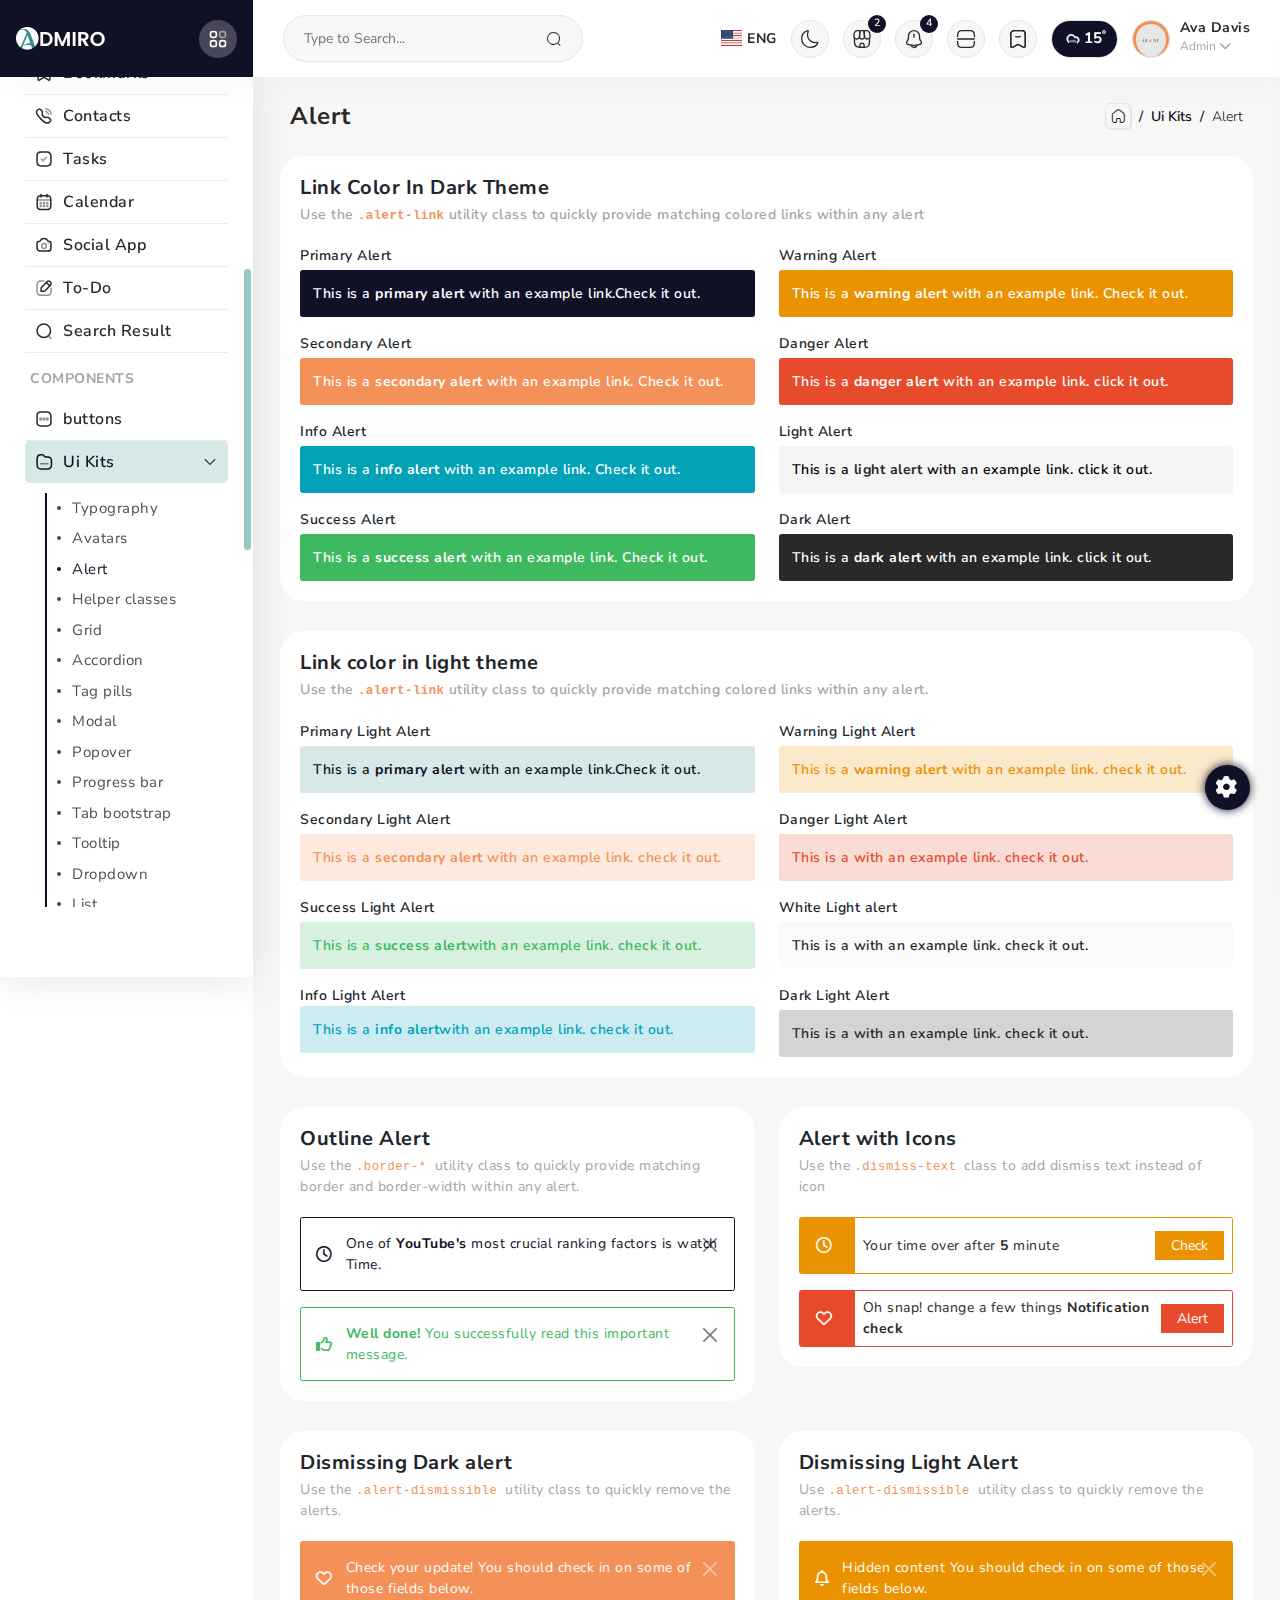
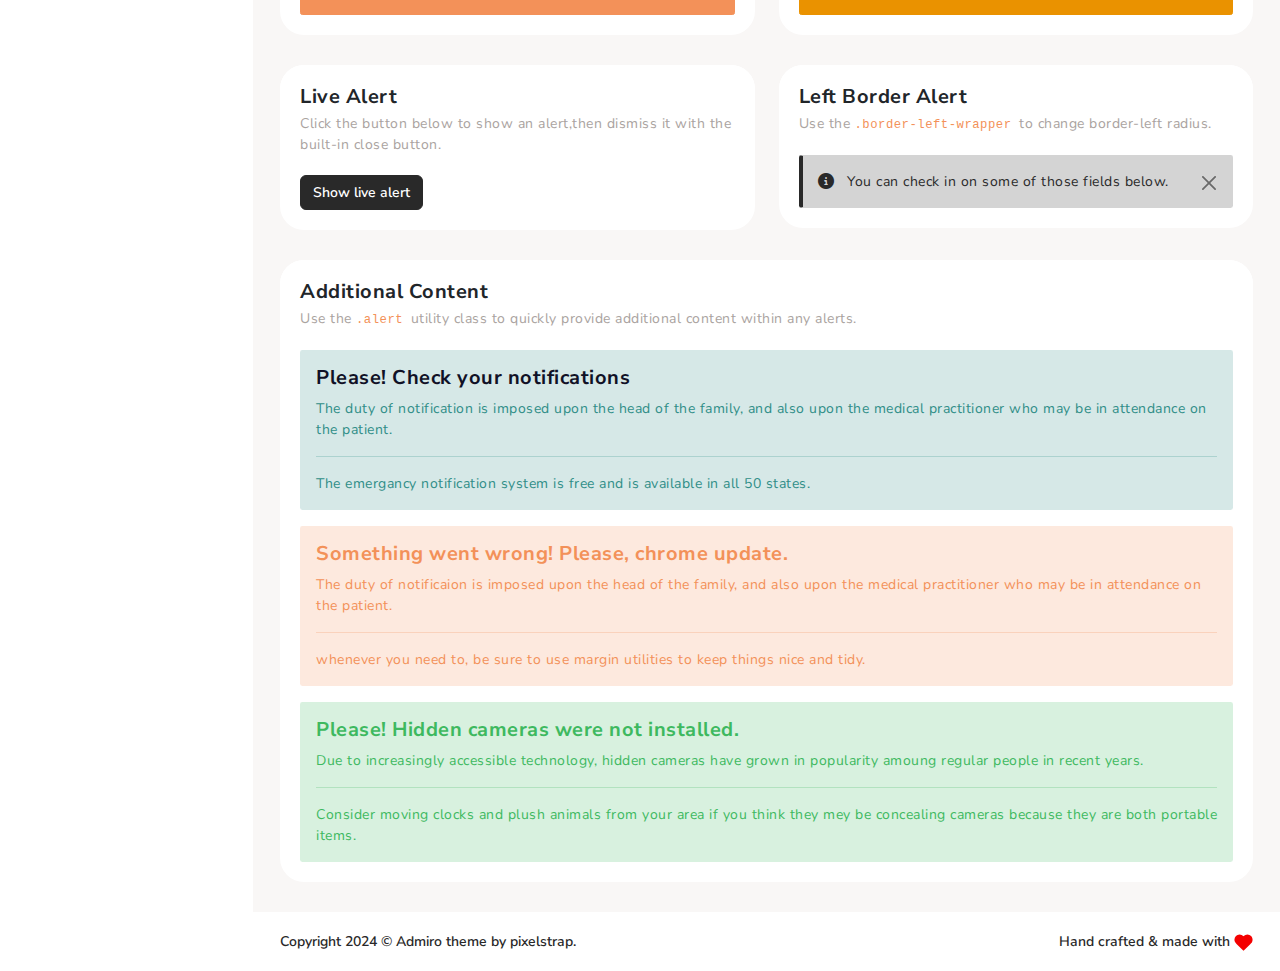
<file: template/alert.html>
<!DOCTYPE html>
<html lang="en">
  <head>
    <meta http-equiv="Content-Type" content="text/html; charset=UTF-8">
    <meta http-equiv="X-UA-Compatible" content="IE=edge">
    <meta name="viewport" content="width=device-width, initial-scale=1.0">
    <meta name="description" content="Admiro admin is super flexible, powerful, clean &amp; modern responsive bootstrap 5 admin template with unlimited possibilities.">
    <meta name="keywords" content="admin template, Admiro admin template, best javascript admin, dashboard template, bootstrap admin template, responsive admin template, web app">
    <meta name="author" content="pixelstrap">
    <title>Admiro - Premium Admin Template</title>
    <!-- Favicon icon-->
    <link rel="icon" href="../assets/images/favicon.png" type="image/x-icon">
    <link rel="shortcut icon" href="../assets/images/favicon.png" type="image/x-icon">
    <!-- Google font-->
    <link rel="preconnect" href="https://fonts.googleapis.com">
    <link rel="preconnect" href="https://fonts.gstatic.com" crossorigin="">
    <link href="https://fonts.googleapis.com/css2?family=Nunito+Sans:opsz,wght@6..12,200;6..12,300;6..12,400;6..12,500;6..12,600;6..12,700;6..12,800;6..12,900;6..12,1000&amp;display=swap" rel="stylesheet">
    <!-- Flag icon css -->
    <link rel="stylesheet" href="../assets/css/vendors/flag-icon.css">
    <!-- iconly-icon-->
    <link rel="stylesheet" href="../assets/css/iconly-icon.css">
    <link rel="stylesheet" href="../assets/css/bulk-style.css">
    <!-- iconly-icon-->
    <link rel="stylesheet" href="../assets/css/themify.css">
    <!--fontawesome-->
    <link rel="stylesheet" href="../assets/css/fontawesome-min.css">
    <!-- Whether Icon css-->
    <link rel="stylesheet" type="text/css" href="../assets/css/vendors/weather-icons/weather-icons.min.css">
    <link rel="stylesheet" type="text/css" href="../assets/css/vendors/scrollbar.css">
    <link rel="stylesheet" type="text/css" href="../assets/css/vendors/slick.css">
    <link rel="stylesheet" type="text/css" href="../assets/css/vendors/slick-theme.css">
    <!-- App css -->
    <link id="color" rel="stylesheet" href="../assets/css/color-1.css" media="screen">
    <link rel="stylesheet" href="../assets/css/style.css">
  </head>
  <body>
    <!-- page-wrapper Start -->
    <!-- tap on top starts-->
    <div class="tap-top"><i class="iconly-Arrow-Up icli"></i></div>
    <!-- tap on tap ends-->
    <!-- loader-->
    <div class="loader-wrapper">
      <div class="loader"><span></span><span></span><span></span><span></span><span></span></div>
    </div>
    <div class="page-wrapper compact-wrapper" id="pageWrapper">
      <header class="page-header row">
        <div class="logo-wrapper d-flex align-items-center col-auto"><a href="index.html"><img class="light-logo img-fluid" src="../assets/images/logo/logo1.png" alt="logo"><img class="dark-logo img-fluid" src="../assets/images/logo/logo-dark.png" alt="logo"></a><a class="close-btn toggle-sidebar" href="javascript:void(0)">
            <svg class="svg-color">
              <use href="../assets/svg/iconly-sprite.svg#Category"></use>
            </svg></a></div>
        <div class="page-main-header col">
          <div class="header-left">
            <form class="form-inline search-full col" action="#" method="get">
              <div class="form-group w-100">
                <div class="Typeahead Typeahead--twitterUsers">
                  <div class="u-posRelative">
                    <input class="demo-input Typeahead-input form-control-plaintext w-100" type="text" placeholder="Search Admiro .." name="q" title="" autofocus>
                    <div class="spinner-border Typeahead-spinner" role="status"><span class="sr-only">Loading...</span></div><i class="close-search" data-feather="x"></i>
                  </div>
                  <div class="Typeahead-menu"></div>
                </div>
              </div>
            </form>
            <div class="form-group-header d-lg-block d-none">
              <div class="Typeahead Typeahead--twitterUsers">
                <div class="u-posRelative d-flex align-items-center"> 
                  <input class="demo-input py-0 Typeahead-input form-control-plaintext w-100" type="text" placeholder="Type to Search..." name="q" title=""><i class="search-bg iconly-Search icli"></i>
                </div>
              </div>
            </div>
          </div>
          <div class="nav-right">
            <ul class="header-right"> 
              <li class="custom-dropdown">
                <div class="translate_wrapper">
                  <div class="current_lang"><a class="lang" href="javascript:void(0)"><i class="flag-icon flag-icon-us"></i>
                      <h6 class="lang-txt f-w-700">ENG</h6></a></div>
                  <ul class="custom-menu profile-menu language-menu py-0 more_lang">
                                  <li class="d-block"><a class="lang" href="#" data-value="English"><i class="flag-icon flag-icon-us"></i>
                                      <div class="lang-txt">English</div></a></li>
                                  <li class="d-block"><a class="lang" href="#" data-value="fr"><i class="flag-icon flag-icon-fr"></i>
                                      <div class="lang-txt">Français</div></a></li>
                                  <li class="d-block"><a class="lang" href="#" data-value="es"><i class="flag-icon flag-icon-es"></i>
                                      <div class="lang-txt">Español</div></a></li>
                  </ul>
                </div>
              </li>
              <li class="search d-lg-none d-flex"> <a href="javascript:void(0)">
                  <svg>
                    <use href="../assets/svg/iconly-sprite.svg#Search"></use>
                  </svg></a></li>
              <li>  <a class="dark-mode" href="javascript:void(0)">
                  <svg>
                    <use href="../assets/svg/iconly-sprite.svg#moondark"></use>
                  </svg></a></li>
              <li class="custom-dropdown"><a href="javascript:void(0)">
                  <svg>
                    <use href="../assets/svg/iconly-sprite.svg#cart-icon"></use>
                  </svg></a><span class="badge rounded-pill badge-primary">2</span>
                <div class="custom-menu cart-dropdown py-0 overflow-hidden">
                  <h3 class="title dropdown-title">Cart</h3>
                  <ul class="pb-0">
                    <li>
                      <div class="d-flex"><img class="img-fluid b-r-5 me-3 img-60" src="../assets/images/dashboard-2/1.png" alt="">
                        <div class="flex-grow-1"><span class="f-w-600">Watch multicolor</span>
                          <div class="qty-box">
                            <div class="input-group"><span class="input-group-prepend">
                                <button class="btn quantity-left-minus" type="button" data-type="minus" data-field="">-</button></span>
                              <input class="form-control input-number" type="text" name="quantity" value="1"><span class="input-group-prepend">
                                <button class="btn quantity-right-plus" type="button" data-type="plus" data-field="">+</button></span>
                            </div>
                          </div>
                          <h6 class="font-primary">$500</h6>
                        </div>
                        <div class="close-circle"><a class="bg-danger" href="#"><i data-feather="x"></i></a></div>
                      </div>
                    </li>
                    <li>
                      <div class="d-flex"><img class="img-fluid b-r-5 me-3 img-60" src="../assets/images/dashboard-2/2.png" alt="">
                        <div class="flex-grow-1"><span class="f-w-600">Airpods</span>
                          <div class="qty-box">
                            <div class="input-group"><span class="input-group-prepend">
                                <button class="btn quantity-left-minus" type="button" data-type="minus" data-field="">-</button></span>
                              <input class="form-control input-number" type="text" name="quantity" value="1"><span class="input-group-prepend">
                                <button class="btn quantity-right-plus" type="button" data-type="plus" data-field="">+</button></span>
                            </div>
                          </div>
                          <h6 class="font-primary">$500.00</h6>
                        </div>
                        <div class="close-circle"><a class="bg-danger" href="#"><i data-feather="x"></i></a></div>
                      </div>
                    </li>
                    <li class="total">
                      <h6 class="mb-0">Order Total : <span class="f-w-600">$1000.00</span></h6>
                    </li>
                    <li class="text-center"><a class="d-block mb-3 view-cart f-w-700 text-primary" href="cart.html">Go to your cart</a><a class="btn btn-primary view-checkout text-white" href="checkout.html">Checkout</a></li>
                  </ul>
                </div>
              </li>
              <li class="custom-dropdown"><a href="javascript:void(0)">
                  <svg>
                    <use href="../assets/svg/iconly-sprite.svg#notification"></use>
                  </svg></a><span class="badge rounded-pill badge-primary">4</span>
                <div class="custom-menu notification-dropdown py-0 overflow-hidden">
                  <h3 class="title bg-primary-light dropdown-title">Notification <span class="font-primary">View all</span></h3>
                  <ul class="activity-timeline">
                    <li class="d-flex align-items-start">
                      <div class="activity-line"></div>
                      <div class="activity-dot-primary"></div>
                      <div class="flex-grow-1">
                        <h6 class="f-w-600 font-primary">30-04-2024<span>Today</span><span class="circle-dot-primary float-end">
                            <svg class="circle-color">
                              <use href="../assets/svg/iconly-sprite.svg#circle"></use>
                            </svg></span></h6>
                        <h5>Alice Goodwin</h5>
                        <p class="mb-0">Fashion should be fun. It shouldn't be labelled intellectual.</p>
                      </div>
                    </li>
                                  <li class="d-flex align-items-start">
                                    <div class="activity-dot-secondary"></div>
                                    <div class="flex-grow-1">
                                      <h6 class="f-w-600 font-secondary">28-06-2024<span>1 hour ago</span><span class="float-end circle-dot-secondary">
                                          <svg class="circle-color">
                                            <use href="../assets/svg/iconly-sprite.svg#circle"></use>
                                          </svg></span></h6>
                                      <h5>Herry Venter</h5>
                                      <p>I am convinced that there can be luxury in simplicity.</p>
                                    </div>
                                  </li>
                                  <li class="d-flex align-items-start">
                                    <div class="activity-dot-primary"></div>
                                    <div class="flex-grow-1">
                                      <h6 class="f-w-600 font-primary">04-08-2024<span>Today</span><span class="float-end circle-dot-primary">
                                          <svg class="circle-color">
                                            <use href="../assets/svg/iconly-sprite.svg#circle"></use>
                                          </svg></span></h6>
                                      <h5>Loain Deo</h5>
                                      <p>I feel that things happen for open new opportunities.</p>
                                    </div>
                                  </li>
                                  <li class="d-flex align-items-start">
                                    <div class="activity-dot-secondary"></div>
                                    <div class="flex-grow-1">
                                      <h6 class="f-w-600 font-secondary">12-11-2024<span>Yesterday</span><span class="float-end circle-dot-secondary">
                                          <svg class="circle-color">
                                            <use href="../assets/svg/iconly-sprite.svg#circle"></use>
                                          </svg></span></h6>
                                      <h5>Fenter Jessy</h5>
                                      <p>Sometimes the simplest things are the most profound.</p>
                                    </div>
                                  </li>
                  </ul>
                </div>
              </li>
              <li><a class="full-screen" href="javascript:void(0)"> 
                  <svg>
                    <use href="../assets/svg/iconly-sprite.svg#scanfull"></use>
                  </svg></a></li>
              <li class="custom-dropdown"><a href="javascript:void(0)">
                  <svg>
                    <use href="../assets/svg/iconly-sprite.svg#bookmark"></use>
                  </svg></a>
                <div class="custom-menu bookmark-dropdown py-0 overflow-hidden">
                  <h3 class="title bg-primary-light dropdown-title">Bookmark</h3>
                  <ul> 
                    <li> 
                      <form class="mb-0">
                        <div class="input-group">
                          <input class="form-control" type="text" placeholder="Search Bookmark..."><span class="input-group-text">
                            <svg class="svg-color">
                              <use href="../assets/svg/iconly-sprite.svg#Search"></use>
                            </svg></span>
                        </div>
                      </form>
                    </li>
                                  <li class="d-flex align-items-center">
                                    <div class="flex-shrink-0 me-2 btn-activity-primary"><a href="index.html">
                                        <svg class="svg-color">
                                          <use href="../assets/svg/iconly-sprite.svg#cube"></use>
                                        </svg></a></div>
                                    <div class="d-flex justify-content-between align-items-center w-100"><a href="index.html">Dashboard</a>
                                      <svg class="svg-color icon-star">
                                        <use href="../assets/svg/iconly-sprite.svg#star"></use>
                                      </svg>
                                    </div>
                                  </li>
                                  <li class="d-flex align-items-center">
                                    <div class="flex-shrink-0 me-2 btn-activity-secondary"><a href="to-do.html">
                                        <svg class="svg-color">
                                          <use href="../assets/svg/iconly-sprite.svg#check"></use>
                                        </svg></a></div>
                                    <div class="d-flex justify-content-between align-items-center w-100"><a href="to-do.html">To-do</a>
                                      <svg class="svg-color icon-star">
                                        <use href="../assets/svg/iconly-sprite.svg#star"></use>
                                      </svg>
                                    </div>
                                  </li>
                                  <li class="d-flex align-items-center">
                                    <div class="flex-shrink-0 me-2 btn-activity-danger"><a href="apex_chart.html">
                                        <svg class="svg-color">
                                          <use href="../assets/svg/iconly-sprite.svg#pie"></use>
                                        </svg></a></div>
                                    <div class="d-flex justify-content-between align-items-center w-100"><a href="apex_chart.html">Chart</a>
                                      <svg class="svg-color icon-star">
                                        <use href="../assets/svg/iconly-sprite.svg#star"></use>
                                      </svg>
                                    </div>
                                  </li>
                  </ul>
                </div>
              </li>
              <li class="cloud-design"><a class="cloud-mode">
                  <svg class="climacon climacon_cloudDrizzle" id="cloudDrizzle" version="1.1" viewBox="15 15 70 70">
                    <g class="climacon_iconWrap climacon_iconWrap-cloudDrizzle">
                      <g class="climacon_wrapperComponent climacon_wrapperComponent-drizzle">
                        <path class="climacon_component climacon_component-stroke climacon_component-stroke_drizzle climacon_component-stroke_drizzle-left" d="M42.001,53.644c1.104,0,2,0.896,2,2v3.998c0,1.105-0.896,2-2,2c-1.105,0-2.001-0.895-2.001-2v-3.998C40,54.538,40.896,53.644,42.001,53.644z"></path>
                        <path class="climacon_component climacon_component-stroke climacon_component-stroke_drizzle climacon_component-stroke_drizzle-middle" d="M49.999,53.644c1.104,0,2,0.896,2,2v4c0,1.104-0.896,2-2,2s-1.998-0.896-1.998-2v-4C48.001,54.54,48.896,53.644,49.999,53.644z"></path>
                        <path class="climacon_component climacon_component-stroke climacon_component-stroke_drizzle climacon_component-stroke_drizzle-right" d="M57.999,53.644c1.104,0,2,0.896,2,2v3.998c0,1.105-0.896,2-2,2c-1.105,0-2-0.895-2-2v-3.998C55.999,54.538,56.894,53.644,57.999,53.644z"></path>
                      </g>
                      <g class="climacon_wrapperComponent climacon_wrapperComponent-cloud">
                        <path class="climacon_component climacon_component-stroke climacon_component-stroke_cloud" d="M63.999,64.944v-4.381c2.387-1.386,3.998-3.961,3.998-6.92c0-4.418-3.58-8-7.998-8c-1.603,0-3.084,0.481-4.334,1.291c-1.232-5.316-5.973-9.29-11.664-9.29c-6.628,0-11.999,5.372-11.999,12c0,3.549,1.55,6.729,3.998,8.926v4.914c-4.776-2.769-7.998-7.922-7.998-13.84c0-8.836,7.162-15.999,15.999-15.999c6.004,0,11.229,3.312,13.965,8.203c0.664-0.113,1.336-0.205,2.033-0.205c6.627,0,11.998,5.373,11.998,12C71.997,58.864,68.655,63.296,63.999,64.944z"></path>
                      </g>
                    </g>
                  </svg>
                  <h3>15</h3></a></li>
              <li class="profile-nav custom-dropdown">
                <div class="user-wrap">
                  <div class="user-img"><img src="../assets/images/profile.png" alt="user"></div>
                  <div class="user-content">
                    <h6>Ava Davis</h6>
                    <p class="mb-0">Admin<i class="fa-solid fa-chevron-down"></i></p>
                  </div>
                </div>
                <div class="custom-menu overflow-hidden">
                  <ul class="profile-body">
                    <li class="d-flex"> 
                      <svg class="svg-color">
                        <use href="../assets/svg/iconly-sprite.svg#Profile"></use>
                      </svg><a class="ms-2" href="user-profile.html">Account</a>
                    </li>
                    <li class="d-flex"> 
                      <svg class="svg-color">
                        <use href="../assets/svg/iconly-sprite.svg#Message"></use>
                      </svg><a class="ms-2" href="letter-box.html">Inbox</a>
                    </li>
                    <li class="d-flex"> 
                      <svg class="svg-color">
                        <use href="../assets/svg/iconly-sprite.svg#Document"></use>
                      </svg><a class="ms-2" href="to-do.html">Task</a>
                    </li>
                    <li class="d-flex"> 
                      <svg class="svg-color">
                        <use href="../assets/svg/iconly-sprite.svg#Login"></use>
                      </svg><a class="ms-2" href="login.html">Log Out</a>
                    </li>
                  </ul>
                </div>
              </li>
            </ul>
          </div>
        </div>
      </header>
      <!-- Page Body Start-->
      <div class="page-body-wrapper">
        <!-- Page sidebar start-->
        <aside class="page-sidebar"> 
          <div class="left-arrow" id="left-arrow"><i data-feather="arrow-left"></i></div>
          <div class="main-sidebar" id="main-sidebar">
            <ul class="sidebar-menu" id="simple-bar">
              <li class="pin-title sidebar-main-title">  
                <div> 
                  <h5 class="sidebar-title f-w-700">Pinned</h5>
                </div>
              </li>
              <li class="sidebar-main-title">
                <div>
                  <h5 class="lan-1 f-w-700 sidebar-title">General</h5>
                </div>
              </li>
              <li class="sidebar-list"><i class="fa-solid fa-thumbtack"></i><a class="sidebar-link" href="javascript:void(0)"> 
                  <svg class="stroke-icon">
                    <use href="../assets/svg/iconly-sprite.svg#Home-dashboard"></use>
                  </svg>
                  <h6>Dashboards</h6><span class="badge">3</span><i class="iconly-Arrow-Right-2 icli"></i></a>
                <ul class="sidebar-submenu">
                  <li> <a href="index.html">Default</a></li>
                  <li><a href="dashboard-02.html">Ecommerce </a></li>
                  <li> <a href="dashboard-03.html">Education</a></li>
                </ul>
              </li>
              <li class="sidebar-list"> <i class="fa-solid fa-thumbtack"></i><a class="sidebar-link" href="javascript:void(0)">
                  <svg class="stroke-icon">
                    <use href="../assets/svg/iconly-sprite.svg#Pie"></use>
                  </svg>
                  <h6 class="lan-2">Widgets </h6><i class="iconly-Arrow-Right-2 icli"></i></a>
                <ul class="sidebar-submenu">
                  <li> <a href="general-widget.html">General</a></li>
                  <li><a href="chart-widget.html">Chart</a></li>
                </ul>
              </li>
              <li class="sidebar-list"><i class="fa-solid fa-thumbtack"></i><a class="sidebar-link" href="javascript:void(0)">
                  <svg class="stroke-icon">
                    <use href="../assets/svg/iconly-sprite.svg#Document"></use>
                  </svg>
                  <h6 class="lan-3">Page layout</h6><i class="iconly-Arrow-Right-2 icli"> </i></a>
                <ul class="sidebar-submenu">
                  <li> <a href="box-layout.html">Box Layout</a></li>
                  <li><a href="layout-rtl.html">RTL</a></li>
                  <li> <a href="layout-dark.html">Dark</a></li>
                </ul>
              </li>
              <li class="sidebar-main-title">
                <div>
                  <h5 class="f-w-700 sidebar-title pt-3">Application</h5>
                </div>
              </li>
              <li class="sidebar-list"> <i class="fa-solid fa-thumbtack"></i><a class="sidebar-link" href="javascript:void(0)">
                  <svg class="stroke-icon">
                    <use href="../assets/svg/iconly-sprite.svg#Info-circle"></use>
                  </svg>
                  <h6 class="f-w-600">Project</h6><i class="iconly-Arrow-Right-2 icli"></i></a>
                <ul class="sidebar-submenu">
                  <li> <a href="project-list.html">Project list </a></li>
                  <li> <a href="projectcreate.html">Project create </a></li>
                </ul>
              </li>
              <li class="sidebar-list"> <i class="fa-solid fa-thumbtack"></i><a class="sidebar-link" href="file-manager.html">
                  <svg class="stroke-icon">
                    <use href="../assets/svg/iconly-sprite.svg#Paper"></use>
                  </svg>
                  <h6 class="f-w-600">File Manager </h6></a></li>
              <li class="sidebar-list"> <i class="fa-solid fa-thumbtack"></i><a class="sidebar-link" href="kanban-board.html">
                  <svg class="stroke-icon">
                    <use href="../assets/svg/iconly-sprite.svg#Wallet"></use>
                  </svg>
                  <h6 class="f-w-600">Kanban board</h6></a></li>
              <li class="sidebar-list"> <i class="fa-solid fa-thumbtack"></i><a class="sidebar-link" href="javascript:void(0)">
                  <svg class="stroke-icon">
                    <use href="../assets/svg/iconly-sprite.svg#Bag"></use>
                  </svg>
                  <h6 class="f-w-600">Ecommerce</h6><i class="iconly-Arrow-Right-2 icli"> </i></a>
                <ul class="sidebar-submenu">
                  <li> <a href="add-products.html">Add Products</a></li>
                  <li> <a href="product.html">Product</a></li>
                  <li> <a href="product-page.html">Product Page</a></li>
                  <li> <a href="category.html">Category page</a></li>
                  <li> <a href="list-products.html">Product list</a></li>
                  <li> <a href="payment-details.html">Payment Details</a></li>
                  <li> <a href="order-history.html">Order History</a></li>
                  <li><a class="submenu-title" href="javascript:void(0)">Invoices<i class="iconly-Arrow-Right-2 icli"> </i></a>
                    <ul class="according-submenu">
                      <li> <a href="invoices-1.html">Invoices 1</a></li>
                      <li> <a href="invoices-2.html">Invoices 2</a></li>
                      <li> <a href="invoices-3.html">Invoices 3</a></li>
                      <li> <a href="invoices-4.html">Invoices 4</a></li>
                      <li> <a href="invoices-5.html">Invoices 5</a></li>
                      <li> <a href="invoices-6.html">Invoices 6</a></li>
                    </ul>
                  </li>
                  <li> <a href="cart.html">Cart</a></li>
                  <li> <a href="list-wish.html">Wishlist</a></li>
                  <li> <a href="checkout.html">Checkout</a></li>
                  <li> <a href="pricing.html">Pricing </a></li>
                </ul>
              </li>
              <li class="sidebar-list"> <i class="fa-solid fa-thumbtack"></i><a class="sidebar-link" href="letter-box.html">
                  <svg class="stroke-icon">
                    <use href="../assets/svg/iconly-sprite.svg#Message"></use>
                  </svg>
                  <h6 class="f-w-600">Letter Box</h6></a></li>
              <li class="sidebar-list"> <i class="fa-solid fa-thumbtack"></i><a class="sidebar-link" href="javascript:void(0)">
                  <svg class="stroke-icon">
                    <use href="../assets/svg/iconly-sprite.svg#Chat"></use>
                  </svg>
                  <h6 class="f-w-600">Chat</h6><i class="iconly-Arrow-Right-2 icli"> </i></a>
                <ul class="sidebar-submenu">
                  <li> <a href="private-chat.html">Private Chat</a></li>
                  <li> <a href="group-chat.html">Group Chat</a></li>
                </ul>
              </li>
              <li class="sidebar-list"> <i class="fa-solid fa-thumbtack"></i><a class="sidebar-link" href="javascript:void(0)">
                  <svg class="stroke-icon">
                    <use href="../assets/svg/iconly-sprite.svg#Profile"></use>
                  </svg>
                  <h6 class="f-w-600">Users</h6><i class="iconly-Arrow-Right-2 icli"> </i></a>
                <ul class="sidebar-submenu">
                  <li> <a href="user-profile.html">Users Profile</a></li>
                  <li> <a href="edit-profile.html">Users Edit</a></li>
                  <li> <a href="user-cards.html">Users Cards      </a></li>
                </ul>
              </li>
              <li class="sidebar-list"> <i class="fa-solid fa-thumbtack"></i><a class="sidebar-link" href="bookmark.html">
                  <svg class="stroke-icon">
                    <use href="../assets/svg/iconly-sprite.svg#Bookmark"></use>
                  </svg>
                  <h6 class="f-w-600">Bookmarks</h6></a></li>
              <li class="sidebar-list"> <i class="fa-solid fa-thumbtack"></i><a class="sidebar-link" href="contacts.html">
                  <svg class="stroke-icon">
                    <use href="../assets/svg/iconly-sprite.svg#Contacts"></use>
                  </svg>
                  <h6 class="f-w-600">Contacts   </h6></a></li>
              <li class="sidebar-list"> <i class="fa-solid fa-thumbtack"></i><a class="sidebar-link" href="task.html">
                  <svg class="stroke-icon">
                    <use href="../assets/svg/iconly-sprite.svg#Tick-square"></use>
                  </svg>
                  <h6 class="f-w-600">Tasks</h6></a></li>
              <li class="sidebar-list"> <i class="fa-solid fa-thumbtack"></i><a class="sidebar-link" href="calendar-basic.html">
                  <svg class="stroke-icon">
                    <use href="../assets/svg/iconly-sprite.svg#Calendar"></use>
                  </svg>
                  <h6 class="f-w-600">Calendar  </h6></a></li>
              <li class="sidebar-list"> <i class="fa-solid fa-thumbtack"></i><a class="sidebar-link" href="social-app.html">
                  <svg class="stroke-icon">
                    <use href="../assets/svg/iconly-sprite.svg#Camera"></use>
                  </svg>
                  <h6 class="f-w-600">Social App</h6></a></li>
              <li class="sidebar-list"> <i class="fa-solid fa-thumbtack"></i><a class="sidebar-link" href="to-do.html">
                  <svg class="stroke-icon">
                    <use href="../assets/svg/iconly-sprite.svg#Edit"></use>
                  </svg>
                  <h6 class="f-w-600">To-Do </h6></a></li>
              <li class="sidebar-list"> <i class="fa-solid fa-thumbtack"></i><a class="sidebar-link" href="search.html">
                  <svg class="stroke-icon">
                    <use href="../assets/svg/iconly-sprite.svg#Search-sidebar"></use>
                  </svg>
                  <h6 class="f-w-600">Search Result                                                </h6></a></li>
              <li class="sidebar-main-title">
                <div>
                  <h5 class="f-w-700 sidebar-title pt-3">Components</h5>
                </div>
              </li>
              <li class="sidebar-list"> <i class="fa-solid fa-thumbtack"></i><a class="sidebar-link" href="buttons.html">
                  <svg class="stroke-icon">
                    <use href="../assets/svg/iconly-sprite.svg#More-box"></use>
                  </svg>
                  <h6 class="f-w-600">buttons </h6></a></li>
              <li class="sidebar-list"> <i class="fa-solid fa-thumbtack"></i><a class="sidebar-link" href="javascript:void(0)">
                  <svg class="stroke-icon">
                    <use href="../assets/svg/iconly-sprite.svg#Folder"></use>
                  </svg>
                  <h6 class="f-w-600">Ui Kits</h6><i class="iconly-Arrow-Right-2 icli"> </i></a>
                <ul class="sidebar-submenu">
                  <li> <a href="typography.html">Typography</a></li>
                  <li><a href="avatars.html">Avatars</a></li>
                  <li> <a href="alert.html">Alert</a></li>
                  <li> <a href="helper-classes.html">Helper classes</a></li>
                  <li> <a href="grid.html">Grid</a></li>
                  <li> <a href="accordion.html">Accordion</a></li>
                  <li> <a href="tag-pills.html">Tag pills</a></li>
                  <li> <a href="modal.html">Modal </a></li>
                  <li> <a href="popover.html">Popover </a></li>
                  <li> <a href="progress-bar.html">Progress bar</a></li>
                  <li> <a href="tab-bootstrap.html">Tab bootstrap</a></li>
                  <li> <a href="tooltip.html">Tooltip</a></li>
                  <li> <a href="dropdown.html"> Dropdown</a></li>
                  <li> <a href="list.html">List</a></li>
                </ul>
              </li>
              <li class="sidebar-list"><i class="fa-solid fa-thumbtack"></i><a class="sidebar-link" href="javascript:void(0)">
                  <svg class="stroke-icon">
                    <use href="../assets/svg/iconly-sprite.svg#Ticket-star"></use>
                  </svg>
                  <h6 class="f-w-600">Bonus Ui</h6><i class="iconly-Arrow-Right-2 icli"></i></a>
                <ul class="sidebar-submenu"> 
                  <li><a href="scrollable.html">Scrollable</a></li>
                  <li> <a href="tree.html">Tree view </a></li>
                  <li><a href="toasts.html">Toasts </a></li>
                  <li> <a href="rating.html">Rating</a></li>
                  <li> <a href="dropzone.html">Dropzone</a></li>
                  <li> <a href="tour.html">Tour</a></li>
                  <li> <a href="sweetalert2.html">Sweetalert2 </a></li>
                  <li> <a href="modal-animated.html">Animated Modal</a></li>
                  <li> <a href="slider.html">Slider</a></li>
                  <li> <a href="ribbons.html">Ribbons</a></li>
                  <li><a href="pagination.html">Pagination</a></li>
                  <li> <a href="breadcrumb.html">Breadcrumb</a></li>
                  <li> <a href="range-slider.html">Range slider</a></li>
                  <li> <a href="image-cropper.html">Image cropper</a></li>
                  <li> <a href="basic-card.html">Basic Card</a></li>
                  <li> <a href="creative-card.html">Creative Card</a></li>
                  <li> <a href="dragable-card.html">Dragable Card </a></li>
                  <li> <a href="timeline.html">Timeline</a></li>
                </ul>
              </li>
              <li class="sidebar-list"> <i class="fa-solid fa-thumbtack"></i><a class="sidebar-link" href="javascript:void(0)">
                  <svg class="stroke-icon">
                    <use href="../assets/svg/iconly-sprite.svg#Category"></use>
                  </svg>
                  <h6 class="f-w-600">Animation </h6><i class="iconly-Arrow-Right-2 icli"></i></a>
                <ul class="sidebar-submenu"> 
                  <li>  <a href="AOS.html">aos</a></li>
                  <li>  <a href="WOW.html">wow</a></li>
                </ul>
              </li>
              <li class="sidebar-list"> <i class="fa-solid fa-thumbtack"></i><a class="sidebar-link" href="javascript:void(0)">
                  <svg class="stroke-icon">
                    <use href="../assets/svg/iconly-sprite.svg#Activity"></use>
                  </svg>
                  <h6 class="f-w-600">Icon</h6><i class="iconly-Arrow-Right-2 icli"></i></a>
                <ul class="sidebar-submenu"> 
                  <li><a href="font-awesome.html">Fontawesome icon</a></li>
                  <li><a href="feather_icon.html">Feather icon</a></li>
                  <li> <a href="iconly-icon.html">Iconly icon </a></li>
                  <li> <a href="themify-icon.html">Themify Icon</a></li>
                </ul>
              </li>
              <li class="sidebar-list"> <i class="fa-solid fa-thumbtack"></i><a class="sidebar-link" href="javascript:void(0)">
                  <svg class="stroke-icon">
                    <use href="../assets/svg/iconly-sprite.svg#Chart"></use>
                  </svg>
                  <h6 class="f-w-600">Charts</h6><i class="iconly-Arrow-Right-2 icli"></i></a>
                <ul class="sidebar-submenu">
                  <li><a href="echarts.html">Echarts</a></li>
                  <li> <a href="apex_chart.html">Apex Chart</a></li>
                  <li> <a href="chart-google.html">Google Chart</a></li>
                  <li> <a href="chart-sparkline.html">Sparkline chart</a></li>
                  <li> <a href="chart-flot.html">Flot Chart</a></li>
                  <li> <a href="chart-knob.html">Knob Chart</a></li>
                  <li> <a href="chart-morris.html">Morris Chart</a></li>
                  <li> <a href="chartjs.html">Chatjs Chart</a></li>
                  <li> <a href="chartist_chart.html">Chartist Chart</a></li>
                  <li><a href="chart-peity.html">Peity Chart</a></li>
                </ul>
              </li>
              <li class="sidebar-main-title">
                <div>
                  <h5 class="sidebar-title pt-3 f-w-700">Tables & Forms</h5>
                </div>
              </li>
              <li class="sidebar-list"> <i class="fa-solid fa-thumbtack"></i><a class="sidebar-link" href="javascript:void(0)">
                  <svg class="stroke-icon">
                    <use href="../assets/svg/iconly-sprite.svg#Filter"></use>
                  </svg>
                  <h6 class="f-w-600">Forms</h6><i class="iconly-Arrow-Right-2 icli"> </i></a>
                <ul class="sidebar-submenu">
                  <li><a class="submenu-title" href="javascript:void(0)">form-control<i class="iconly-Arrow-Right-2 icli"> </i></a>
                    <ul class="according-submenu">
                      <li> <a href="base-input.html">Base input</a></li>
                      <li> <a href="form-validation.html">Form validation</a></li>
                      <li> <a href="radio-checkbox-control.html">Checkbox & Radio </a></li>
                      <li> <a href="input-group.html">Input group</a></li>
                      <li> <a href="input-mask.html">Input mask</a></li>
                      <li> <a href="megaoptions.html">Mega Options                                                    </a></li>
                    </ul>
                  </li>
                  <li><a class="submenu-title" href="javascript:void(0)">Form Widgets<i class="iconly-Arrow-Right-2 icli"> </i></a>
                    <ul class="according-submenu">
                      <li> <a href="datepicker.html">Datepicker</a></li>
                      <li> <a href="touchspin.html">Touchspin</a></li>
                      <li> <a href="select2.html">Select2 </a></li>
                      <li> <a href="switch.html">Switch </a></li>
                      <li> <a href="typehead.html">Typehead </a></li>
                      <li> <a href="clipboard.html">Clipboard</a></li>
                    </ul>
                  </li>
                  <li><a class="submenu-title" href="javascript:void(0)">Form Layout<i class="iconly-Arrow-Right-2 icli"> </i></a>
                    <ul class="according-submenu">
                      <li> <a href="form-wizard.html">Form wizard 1</a></li>
                      <li> <a href="form-wizard-two.html">Form wizard 2</a></li>
                      <li> <a href="form-wizard-three.html">Two factor</a></li>
                    </ul>
                  </li>
                </ul>
              </li>
              <li class="sidebar-list"> <i class="fa-solid fa-thumbtack"></i><a class="sidebar-link" href="javascript:void(0)">
                  <svg class="stroke-icon">
                    <use href="../assets/svg/iconly-sprite.svg#Edit-line"></use>
                  </svg>
                  <h6 class="f-w-600">Tables</h6><i class="iconly-Arrow-Right-2 icli"> </i></a>
                <ul class="sidebar-submenu">
                  <li><a class="submenu-title" href="javascript:void(0)">Bootstrap Tables<i class="iconly-Arrow-Right-2 icli"> </i></a>
                    <ul class="according-submenu">
                      <li> <a href="basic-table.html">Basic Tables</a></li>
                      <li> <a href="table-components.html">Table components</a></li>
                    </ul>
                  </li>
                  <li><a class="submenu-title" href="javascript:void(0)">Data Tables<i class="iconly-Arrow-Right-2 icli"> </i></a>
                    <ul class="according-submenu">
                      <li> <a href="datatable-basic-init.html">Basic Init</a></li>
                      <li> <a href="datatable-advance.html">Advance Init</a></li>
                      <li> <a href="datatable-API.html">API</a></li>
                      <li><a href="datatable-data-source.html">Data Sources</a></li>
                    </ul>
                  </li>
                  <li> <a href="datatable-ext-autofill.html">Ex. Data Tables</a></li>
                  <li> <a href="jsgrid-table.html">Js Grid Table         </a></li>
                </ul>
              </li>
              <li class="sidebar-main-title">
                <div>
                  <h5 class="sidebar-title pt-3 f-w-700">Pages</h5>
                </div>
              </li>
              <li class="sidebar-list"> <i class="fa-solid fa-thumbtack"></i><a class="sidebar-link" href="landing-page.html">
                  <svg class="stroke-icon">
                    <use href="../assets/svg/iconly-sprite.svg#Wallet"></use>
                  </svg>
                  <h6 class="f-w-600">Landing page</h6></a></li>
              <li class="sidebar-list"><i class="fa-solid fa-thumbtack"></i><a class="sidebar-link" href="sample-page.html">
                  <svg class="stroke-icon">
                    <use href="../assets/svg/iconly-sprite.svg#Paper-plus"></use>
                  </svg>
                  <h6 class="f-w-600">Sample page</h6></a></li>
              <li class="sidebar-list"> <i class="fa-solid fa-thumbtack"></i><a class="sidebar-link" href="internationalization.html">
                  <svg class="stroke-icon">
                    <use href="../assets/svg/iconly-sprite.svg#Play"></use>
                  </svg>
                  <h6 class="f-w-600">Internationalization</h6></a></li>
              <li class="sidebar-list"> <i class="fa-solid fa-thumbtack"></i><a class="sidebar-link" href="../starter-kit/index.html" target="_blank">
                  <svg class="stroke-icon">
                    <use href="../assets/svg/iconly-sprite.svg#Star-kit"></use>
                  </svg>
                  <h6 class="f-w-600">Starter kit</h6></a></li>
              <li class="sidebar-list"> <i class="fa-solid fa-thumbtack"></i><a class="sidebar-link" href="javascript:void(0)">
                  <svg class="stroke-icon">
                    <use href="../assets/svg/iconly-sprite.svg#Password"></use>
                  </svg>
                  <h6 class="f-w-600">Others</h6><i class="iconly-Arrow-Right-2 icli"> </i></a>
                <ul class="sidebar-submenu">
                  <li><a class="submenu-title" href="javascript:void(0)">Error Page<i class="iconly-Arrow-Right-2 icli"> </i></a>
                    <ul class="according-submenu">
                      <li> <a href="error-page1.html">Error page 1</a></li>
                      <li> <a href="error-page2.html">Error page 2</a></li>
                      <li> <a href="error-page3.html">Error page 3</a></li>
                      <li> <a href="error-page4.html">Error page 4</a></li>
                      <li> <a href="error-page5.html">Error page 5</a></li>
                      <li> <a href="error-page6.html">Error page 6</a></li>
                    </ul>
                  </li>
                  <li><a class="submenu-title" href="javascript:void(0)"> Authentication<i class="iconly-Arrow-Right-2 icli"> </i></a>
                    <ul class="according-submenu">
                      <li> <a href="login.html" target="_blank">Login Simple</a></li>
                      <li> <a href="login_one.html" target="_blank">Login with bg image</a></li>
                      <li> <a href="login_two.html" target="_blank">Login with image two</a></li>
                      <li> <a href="login-bs-validation.html" target="_blank">Login With validation</a></li>
                      <li> <a href="login-bs-tt-validation.html" target="_blank">Login with tooltip</a></li>
                      <li> <a href="login-sa-validation.html" target="_blank">Login with sweetalert</a></li>
                      <li> <a href="sign-up.html" target="_blank">Register Simple</a></li>
                      <li> <a href="sign-up-one.html" target="_blank">Register with Bg Image</a></li>
                      <li> <a href="sign-up-two.html" target="_blank">Register with image two</a></li>
                      <li> <a href="sign-up-wizard.html" target="_blank">Register wizard</a></li>
                      <li> <a href="unlock.html">Unlock User</a></li>
                      <li> <a href="forget-password.html">Forget Password</a></li>
                      <li> <a href="reset-password.html">Reset Password</a></li>
                      <li> <a href="maintenance.html">Maintenance</a></li>
                    </ul>
                  </li>
                  <li><a class="submenu-title" href="javascript:void(0)">Coming Soon<i class="iconly-Arrow-Right-2 icli"> </i></a>
                    <ul class="according-submenu">
                      <li> <a href="comingsoon.html">Coming Simple</a></li>
                      <li> <a href="comingsoon-bg-video.html">Coming with Bg video</a></li>
                      <li> <a href="comingsoon-bg-img.html">Coming with Bg Image</a></li>
                    </ul>
                  </li>
                  <li><a class="submenu-title" href="javascript:void(0)">Email templates<i class="iconly-Arrow-Right-2 icli"> </i></a>
                    <ul class="according-submenu">
                      <li> <a href="basic-template.html">Basic Email</a></li>
                      <li> <a href="email-header.html">Basic With Header</a></li>
                      <li> <a href="template-email.html">Ecomerce Template</a></li>
                      <li> <a href="template-email-2.html">Email Template 2</a></li>
                      <li> <a href="ecommerce-templates.html">Ecommerce Email</a></li>
                      <li> <a href="email-order-success.html">Order Success</a></li>
                    </ul>
                  </li>
                </ul>
              </li>
              <li class="sidebar-main-title">
                <div>
                  <h5 class="sidebar-title pt-3 f-w-700">Miscellaneous</h5>
                </div>
              </li>
              <li class="sidebar-list"> <i class="fa-solid fa-thumbtack"></i><a class="sidebar-link" href="javascript:void(0)">
                  <svg class="stroke-icon">
                    <use href="../assets/svg/iconly-sprite.svg#Gallery"></use>
                  </svg>
                  <h6 class="f-w-600">Gallery  </h6><i class="iconly-Arrow-Right-2 icli"></i></a>
                <ul class="sidebar-submenu">
                  <li> <a href="gallery.html">Gallery Grid</a></li>
                  <li> <a href="gallery-with-description.html">Gallery Grid Desc</a></li>
                  <li> <a href="masonary.html">Masonary Gallery</a></li>
                  <li> <a href="masonary_with_disc.html">Masonary With Desc</a></li>
                  <li> <a href="gallery-hover.html">Hover Effects</a></li>
                </ul>
              </li>
              <li class="sidebar-list"> <i class="fa-solid fa-thumbtack"></i><a class="sidebar-link" href="javascript:void(0)">
                  <svg class="stroke-icon">
                    <use href="../assets/svg/iconly-sprite.svg#Game"></use>
                  </svg>
                  <h6 class="f-w-600">Blog  </h6><i class="iconly-Arrow-Right-2 icli"></i></a>
                <ul class="sidebar-submenu">
                  <li> <a href="blog.html">Blog Details</a></li>
                  <li> <a href="blog-single.html">Blog Single</a></li>
                  <li><a href="add_post.html">Add Post</a></li>
                </ul>
              </li>
              <li class="sidebar-list"><a class="sidebar-link" href="faq.html"> 
                  <svg class="stroke-icon">
                    <use href="../assets/svg/iconly-sprite.svg#Danger"></use>
                  </svg>
                  <h6 class="f-w-600">FAQ</h6></a></li>
              <li class="sidebar-list"> <i class="fa-solid fa-thumbtack"></i><a class="sidebar-link" href="javascript:void(0)">
                  <svg class="stroke-icon">
                    <use href="../assets/svg/iconly-sprite.svg#Filter-2"></use>
                  </svg>
                  <h6 class="f-w-600">Job Search  </h6><i class="iconly-Arrow-Right-2 icli"></i></a>
                <ul class="sidebar-submenu">
                  <li> <a href="job-cards-view.html">Card view</a></li>
                  <li> <a href="job-list-view.html">List view</a></li>
                  <li><a href="job-details.html">Job details   </a></li>
                  <li><a href="job-apply.html">Apply</a></li>
                </ul>
              </li>
              <li class="sidebar-list"> <i class="fa-solid fa-thumbtack"></i><a class="sidebar-link" href="javascript:void(0)">
                  <svg class="stroke-icon">
                    <use href="../assets/svg/iconly-sprite.svg#Work"></use>
                  </svg>
                  <h6 class="f-w-600">Learning</h6><i class="iconly-Arrow-Right-2 icli"></i></a>
                <ul class="sidebar-submenu">
                  <li> <a href="learning_list_visit.html">Learning List</a></li>
                  <li> <a href="learning_detailed.html">Learning Detailed</a></li>
                </ul>
              </li>
              <li class="sidebar-list"> <i class="fa-solid fa-thumbtack"></i><a class="sidebar-link" href="javascript:void(0)">
                  <svg class="stroke-icon">
                    <use href="../assets/svg/iconly-sprite.svg#Discovery"></use>
                  </svg>
                  <h6 class="f-w-600">Maps</h6><i class="iconly-Arrow-Right-2 icli"></i></a>
                <ul class="sidebar-submenu">
                  <li> <a href="data-map.html">Data Map</a></li>
                  <li> <a href="vector-map.html">Vector Maps</a></li>
                </ul>
              </li>
              <li class="sidebar-list"> <i class="fa-solid fa-thumbtack"></i><a class="sidebar-link" href="javascript:void(0)">
                  <svg class="stroke-icon">
                    <use href="../assets/svg/iconly-sprite.svg#Shield"></use>
                  </svg>
                  <h6 class="f-w-600">Editors</h6><i class="iconly-Arrow-Right-2 icli"></i></a>
                <ul class="sidebar-submenu">
                  <li> <a href="quilleditor.html">Quill editor</a></li>
                  <li> <a href="ace-code-editor.html">ACE Code Editor</a></li>
                </ul>
              </li>
              <li class="sidebar-list"> <i class="fa-solid fa-thumbtack"></i><a class="sidebar-link" href="knowledgebase.html">
                  <svg class="stroke-icon">
                    <use href="../assets/svg/iconly-sprite.svg#Setting"></use>
                  </svg>
                  <h6 class="f-w-600">Knowledgebase</h6></a></li>
              <li class="sidebar-list"> <i class="fa-solid fa-thumbtack"></i><a class="sidebar-link" href="support-ticket.html">
                  <svg class="stroke-icon">
                    <use href="../assets/svg/iconly-sprite.svg#Ticket"></use>
                  </svg>
                  <h6 class="f-w-600">Support Ticket</h6></a></li>
            </ul>
          </div>
          <div class="right-arrow" id="right-arrow"><i data-feather="arrow-right"></i></div>
        </aside>
        <!-- Page sidebar end-->
        <div class="page-body">
          <div class="container-fluid">
            <div class="page-title">
              <div class="row">
                <div class="col-sm-6 col-12">
                  <h2>Alert</h2>
                </div>
                <div class="col-sm-6 col-12">
                  <ol class="breadcrumb">
                    <li class="breadcrumb-item"><a href="index.html">    <i class="iconly-Home icli svg-color"></i></a></li>
                    <li class="breadcrumb-item">Ui Kits</li>
                    <li class="breadcrumb-item active">Alert</li>
                  </ol>
                </div>
              </div>
            </div>
          </div>
          <!-- Container-fluid starts -->
          <div class="container-fluid">
            <div class="row">
              <div class="col-xl-12 alert-theme">
                <div class="card">
                  <div class="card-header card-no-border pb-0">
                    <h3>Link Color In Dark Theme</h3>
                    <p class="mt-1 mb-0">Use the <code>.alert-link</code> utility class to quickly provide matching colored links within any alert</p>
                  </div>
                  <div class="card-body">
                    <div class="row">
                      <div class="col-xl-6">
                        <p class="mb-1">Primary Alert</p>
                        <div class="alert alert-primary dark" role="alert">
                          <p class="text-white">This is a    <a class="alert-link text-white" href="#">primary alert</a> with an example link.Check it out.</p>
                        </div>
                        <p class="mb-1">Secondary Alert</p>
                        <div class="alert alert-secondary dark" role="alert">
                          <p class="text-white">This is a <a class="alert-link text-white" href="#">secondary alert</a>  with an example link. Check it out.</p>
                        </div>
                        <p class="mb-1">Info Alert</p>
                        <div class="alert alert-info dark" role="alert">
                          <p class="text-white">
                             This is a  <a class="alert-link text-white" href="#">info alert</a>  with an example link. Check it out.</p>
                        </div>
                        <p class="mb-1">Success Alert</p>
                        <div class="alert alert-success dark mb-0" role="alert">
                          <p class="text-white">
                             This is a <a class="alert-link text-white" href="#">success alert </a>  with an example link. Check it out.    </p>
                        </div>
                      </div>
                      <div class="col-xl-6"> 
                        <p class="mb-1">Warning Alert</p>
                        <div class="alert alert-warning dark" role="alert">
                          <p class="text-white">
                              This is a  <a class="alert-link text-white" href="#">warning alert </a>  with an example link. Check it out.    </p>
                        </div>
                        <p class="mb-1">Danger Alert</p>
                        <div class="alert alert-danger dark" role="alert">
                          <p class="text-white">
                             This is a  <a class="alert-link text-white" href="#">danger alert </a>  with an example link. click it out.</p>
                        </div>
                        <p class="mb-1">Light Alert</p>
                        <div class="alert alert-light dark text-dark" role="alert">
                          <p class="text-black">
                              This is a  <a class="alert-link text-dark" href="#">light alert </a>  with an example link. click it out.  </p>
                        </div>
                        <p class="mb-1">Dark Alert </p>
                        <div class="alert alert-dark dark mb-0" role="alert">
                          <p class="text-white">
                             This is a    <a class="alert-link text-white" href="#">dark alert</a>  with an example link. click it out.</p>
                        </div>
                      </div>
                    </div>
                  </div>
                </div>
              </div>
              <div class="col-xl-12 alert-theme">
                <div class="card">
                  <div class="card-header card-no-border pb-0">
                    <h3>Link color in light theme</h3>
                    <p class="mt-1 mb-0">Use the <code>.alert-link</code> utility class to quickly provide matching colored links within any alert.</p>
                  </div>
                  <div class="card-body">
                    <div class="row">
                      <div class="col-xl-6">
                        <p class="mb-1">Primary Light Alert  </p>
                        <div class="alert alert-light-primary" role="alert">
                          <p class="text-primary">This is a  <a class="alert-link text-primary" href="#">primary alert</a> with an example link.Check it out.</p>
                        </div>
                        <p class="mb-1">Secondary Light Alert</p>
                        <div class="alert alert-light-secondary" role="alert">
                          <p class="text-secondary">
                               This is a <a class="alert-link text-secondary" href="#">secondary alert </a>with an example link. check it out.</p>
                        </div>
                        <p class="mb-1">Success Light Alert</p>
                        <div class="alert alert-light-success" role="alert">
                          <p class="text-success">
                             This is a  <a class="alert-link text-success" href="#">success alert</a>with an example link. check it out.</p>
                        </div>
                        <p class="mb-0">Info Light Alert</p>
                        <div class="alert alert-light-info mb-0" role="alert">
                          <p class="text-info">
                                This is a  <a class="alert-link text-info" href="#">info alert</a>with an example link. check it out.</p>
                        </div>
                      </div>
                      <div class="col-xl-6">
                        <p class="mb-1">Warning Light Alert</p>
                        <div class="alert alert-light-warning" role="alert">
                          <p class="text-warning">
                             This is a  <a class="alert-link text-warning" href="#">warning alert </a>with an example link. check it out.</p>
                        </div>
                        <p class="mb-1">Danger Light Alert </p>
                        <div class="alert alert-light-danger" role="alert">
                          <p class="text-danger">
                             This is a  <a class="alert-link text-danger"></a>with an example link. check it out.</p>
                        </div>
                        <p class="mb-1">White Light alert </p>
                        <div class="alert alert-light-light" role="alert"> 
                          <p class="text-dark">
                              This is a  <a class="alert-link text-dark"></a> with an example link. check it out.</p>
                        </div>
                        <p class="mb-1">Dark Light Alert </p>
                        <div class="alert alert-light-dark mb-0" role="alert">
                          <p class="text-dark">
                             This is a  <a class="alert-link text-light"> </a>with an example link. check it out.</p>
                        </div>
                      </div>
                    </div>
                  </div>
                </div>
              </div>
              <div class="col-sm-12 col-xl-6">
                <div class="card">
                  <div class="card-header card-no-border pb-0">
                    <h3>Outline Alert</h3>
                    <p class="mt-1 mb-0">Use the <code>.border-*  </code>utility class to quickly provide matching border and border-width within any alert.</p>
                  </div>
                  <div class="card-body"> 
                    <div class="alert text-primary border-primary alert-dismissible fade show" role="alert"><i class="fa-regular fa-clock"></i>
                      <p class="mb-0">
                         One of <strong>YouTube's </strong>most crucial ranking factors is watch Time.</p>
                      <button class="btn-close" type="button" data-bs-dismiss="alert" aria-label="Close"> </button>
                    </div>
                    <div class="alert text-success border-success outline-2x alert-dismissible fade show alert-icons mb-0" role="alert"><i class="fa-regular fa-thumbs-up"></i>
                      <p class="mb-0"><b>Well done! </b>You successfully read this important message.</p>
                      <button class="btn-close" type="button" data-bs-dismiss="alert" aria-label="Close"></button>
                    </div>
                  </div>
                </div>
              </div>
              <div class="col-sm-12 col-xl-6">
                <div class="card">
                  <div class="card-header card-no-border pb-0">
                    <h3>Alert with Icons     </h3>
                    <p class="mt-1 mb-0">Use the <code>.dismiss-text  </code>class to add dismiss text instead of icon</p>
                  </div>
                  <div class="card-body text-dark"> 
                    <div class="alert border-warning alert-dismissible fade show p-0" role="alert">
                      <div class="alert-arrow bg-warning"> <i class="fa-regular fa-clock"> </i></div>
                      <p class="mb-0">Your time over after <strong class="text-dark">5  </strong>minute</p>
                      <button class="p-0 border-0 me-2 ms-auto" type="button" data-bs-dismiss="alert" aria-label="Close"> <span class="bg-warning text-white px-3 py-1" aria-hidden="true">Check</span></button>
                    </div>
                    <div class="alert border-danger alert-dismissible fade show p-0 mb-0" role="alert">
                      <div class="alert-arrow bg-danger"> <i class="fa-regular fa-heart"></i></div>
                      <p class="mb-0">Oh snap! change a few things <strong class="text-dark">Notification check </strong></p>
                      <button class="p-0 border-0 me-2 ms-auto" type="button" data-bs-dismiss="alert" aria-label="close"><span class="bg-danger text-white px-3 py-1" aria-hidden="true">Alert </span></button>
                    </div>
                  </div>
                </div>
              </div>
              <div class="col-sm-12 col-xl-6"> 
                <div class="card"> 
                  <div class="card-header card-no-border pb-0"> 
                    <h3>Dismissing Dark alert</h3>
                    <p class="mt-1 mb-0">Use the <code>.alert-dismissible  </code>utility class to quickly remove the alerts.</p>
                  </div>
                  <div class="card-body"> 
                    <div class="alert alert-secondary alert-dismissible fade show mb-0" role="alert"><i class="fa-regular fa-heart">                    </i>
                      <p class="mb-0">Check your update! You should check in on some of those fields below.</p>
                      <button class="btn-close" type="button" data-bs-dismiss="alert" aria-label="Close"></button>
                    </div>
                  </div>
                </div>
              </div>
              <div class="col-sm-12 col-xl-6">
                <div class="card"> 
                  <div class="card-header card-no-border pb-0"> 
                    <h3>Dismissing Light Alert </h3>
                    <p class="mt-1 mb-0">Use  <code>.alert-dismissible </code>utility class to quickly remove the alerts.</p>
                  </div>
                  <div class="card-body">
                    <div class="alert alert-warning alert-dismissible fade show mb-0" role="alert"><i class="fa-regular fa-bell"> </i>
                      <p class="mb-0">Hidden content You should check in on some of those fields below.</p>
                      <button class="btn-close" type="button" data-bs-dismiss="alert" aria-label="Close"></button>
                    </div>
                  </div>
                </div>
              </div>
              <div class="col-xl-6">
                <div class="card">
                  <div class="card-header card-no-border pb-0"> 
                    <h3>Live Alert</h3>
                    <p class="mt-1 mb-0">Click the button below to show an alert,then dismiss it with the built-in close button. </p>
                  </div>
                  <div class="card-body live-dark"> 
                    <div id="liveAlertPlaceholder"></div>
                    <button class="btn btn-dark" id="liveAlertBtn" type="button">Show live alert </button>
                  </div>
                </div>
              </div>
              <div class="col-xl-6"> 
                <div class="card"> 
                  <div class="card-header card-no-border pb-0"> 
                    <h3>Left Border Alert</h3>
                    <p class="mt-1 mb-0">Use the <code>.border-left-wrapper </code>to change border-left radius.</p>
                  </div>
                  <div class="card-body live-dark"> 
                    <div class="alert alert-light-dark light alert-dismissible fade show text-dark border-left-wrapper mb-0" role="alert"><i class="fa-solid fa-circle-info"> </i>
                      <p class="mb-0">You can check in on some of those fields below.   </p>
                      <button class="btn-close" type="button" data-bs-dismiss="alert" aria-label="Close"></button>
                    </div>
                  </div>
                </div>
              </div>
              <div class="col-sm-12">
                <div class="card">
                  <div class="card-header card-no-border pb-0"> 
                    <h3>Additional Content </h3>
                    <p class="mt-1 mb-0">
                       Use the <code>.alert  </code>utility class to quickly provide additional content within any alerts.</p>
                  </div>
                  <div class="card-body dark-alert"> 
                    <div class="alert alert-light-primary" role="alert">
                      <h3 class="alert-heading pb-2 text-primary">Please! Check your notifications </h3>
                      <p>
                          The duty of notification is imposed upon the head of the family, and also upon the medical practitioner who may be in attendance on the patient.</p>
                      <hr>
                      <p class="mb-0">
                         The emergancy notification system is free and is available in all 50 states.</p>
                    </div>
                    <div class="alert alert-light-secondary" role="alert">
                      <h3 class="alert-heading pb-2 text-secondary">Something went wrong! Please, chrome update.</h3>
                      <p>
                         The duty of notificaion is imposed upon the head of the family, and also upon the medical practitioner who may be in attendance on the patient.</p>
                      <hr>
                      <p class="mb-0">
                         whenever you need to, be sure to use margin utilities to keep things nice and tidy.</p>
                    </div>
                    <div class="alert alert-light-success mb-0" role="alert">
                      <h3 class="alert-heading pb-2 text-success">Please! Hidden cameras were not installed.</h3>
                      <p>Due to increasingly accessible technology, hidden cameras have grown in popularity amoung regular people in recent years.</p>
                      <hr>
                      <p class="mb0">Consider moving clocks and plush animals from your area if you think they mey be concealing cameras because they are both portable items.</p>
                    </div>
                  </div>
                </div>
              </div>
            </div>
          </div>
        </div>
        <footer class="footer"> 
          <div class="container-fluid">
            <div class="row"> 
              <div class="col-md-6 footer-copyright">
                <p class="mb-0">Copyright 2024 © Admiro theme by pixelstrap.</p>
              </div>
              <div class="col-md-6">
                <p class="float-end mb-0">Hand crafted &amp; made with
                  <svg class="svg-color footer-icon">
                    <use href="../assets/svg/iconly-sprite.svg#heart"></use>
                  </svg>
                </p>
              </div>
            </div>
          </div>
        </footer>
      </div>
    </div>
    <!-- jquery-->
    <script src="../assets/js/vendors/jquery/jquery.min.js"></script>
    <!-- bootstrap js-->
    <script src="../assets/js/vendors/bootstrap/dist/js/bootstrap.bundle.min.js" defer=""></script>
    <script src="../assets/js/vendors/bootstrap/dist/js/popper.min.js" defer=""></script>
    <!--fontawesome-->
    <script src="../assets/js/vendors/font-awesome/fontawesome-min.js"></script>
    <!-- feather-->
    <script src="../assets/js/vendors/feather-icon/feather.min.js"></script>
    <script src="../assets/js/vendors/feather-icon/custom-script.js"></script>
    <!-- sidebar -->
    <script src="../assets/js/sidebar.js"></script>
    <!-- alert-->
    <script src="../assets/js/alert.js"></script>
    <!-- scrollbar-->
    <script src="../assets/js/scrollbar/simplebar.js"></script>
    <script src="../assets/js/scrollbar/custom.js"></script>
    <!-- slick-->
    <script src="../assets/js/slick/slick.min.js"></script>
    <script src="../assets/js/slick/slick.js"></script>
    <!-- theme_customizer-->
    <script src="../assets/js/theme-customizer/customizer.js"></script>
    <!-- custom script -->
    <script src="../assets/js/script.js"></script>
  </body>
</html>
</file>
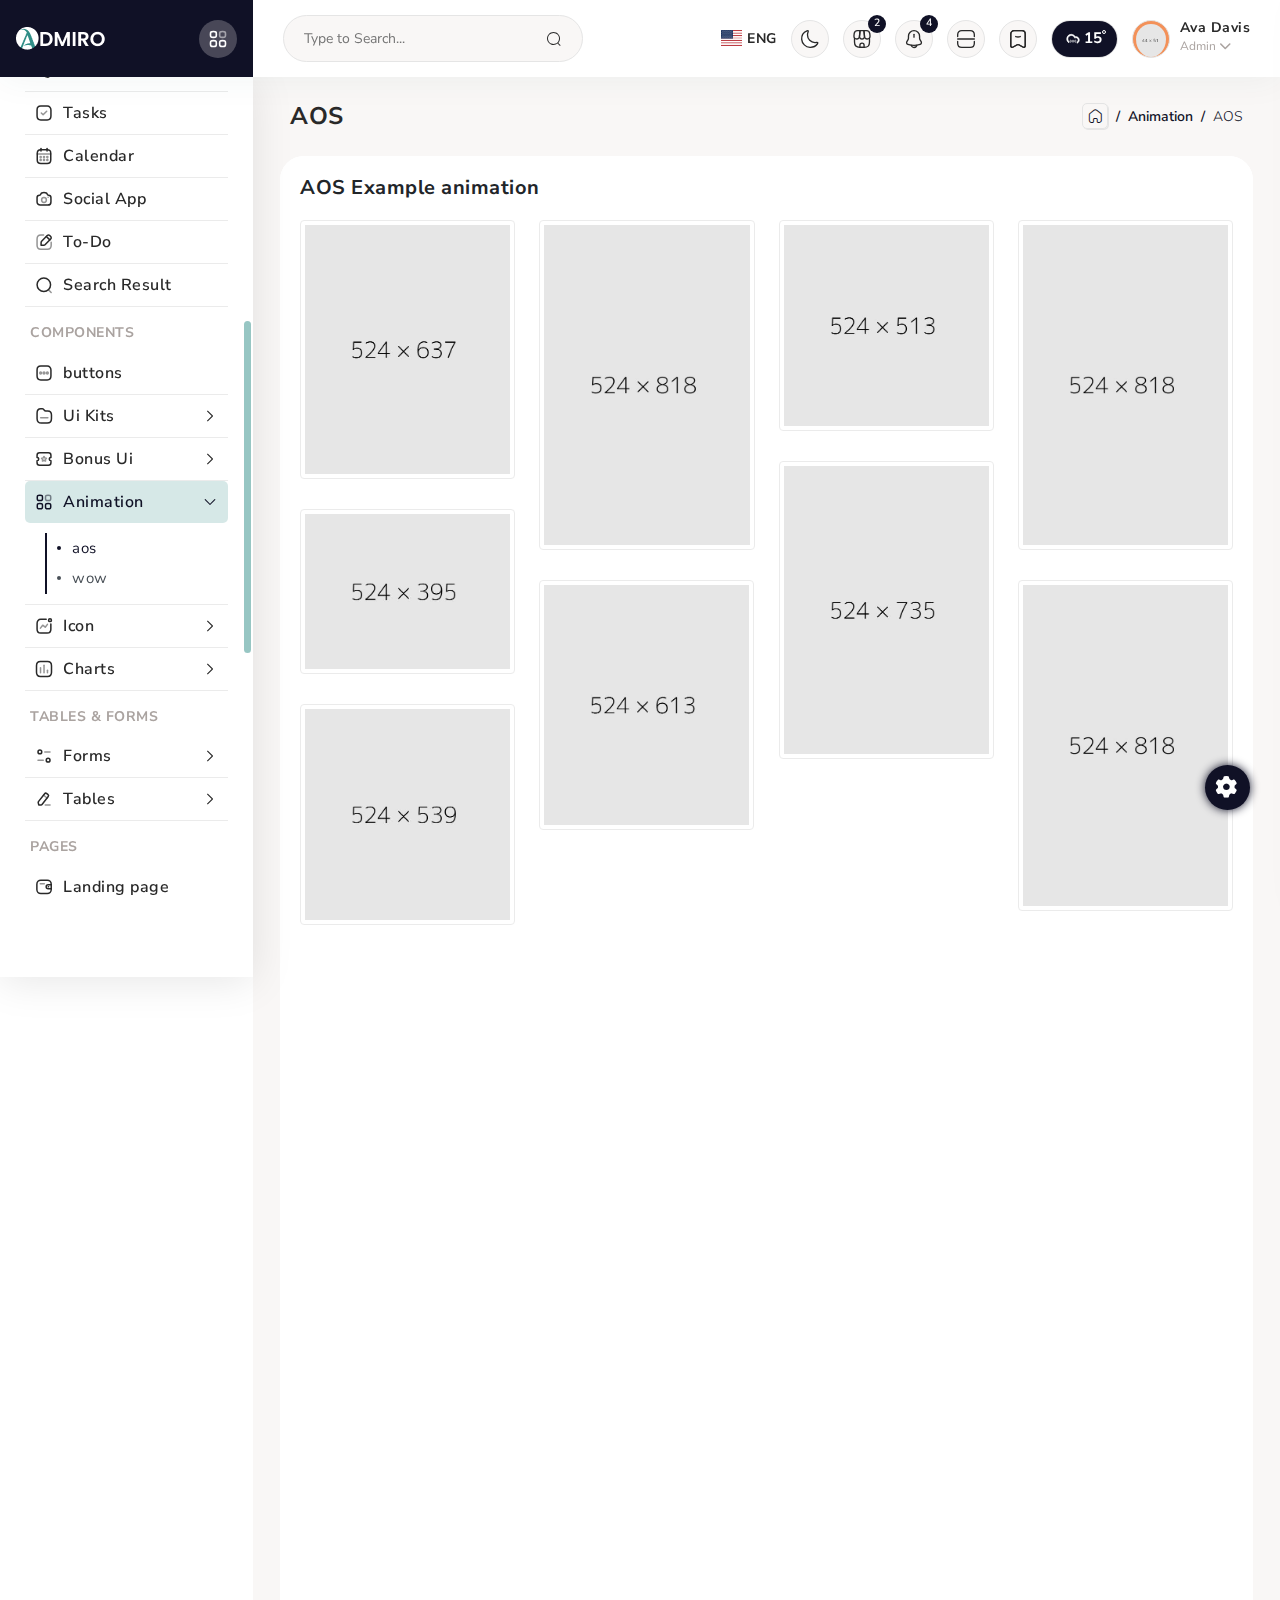
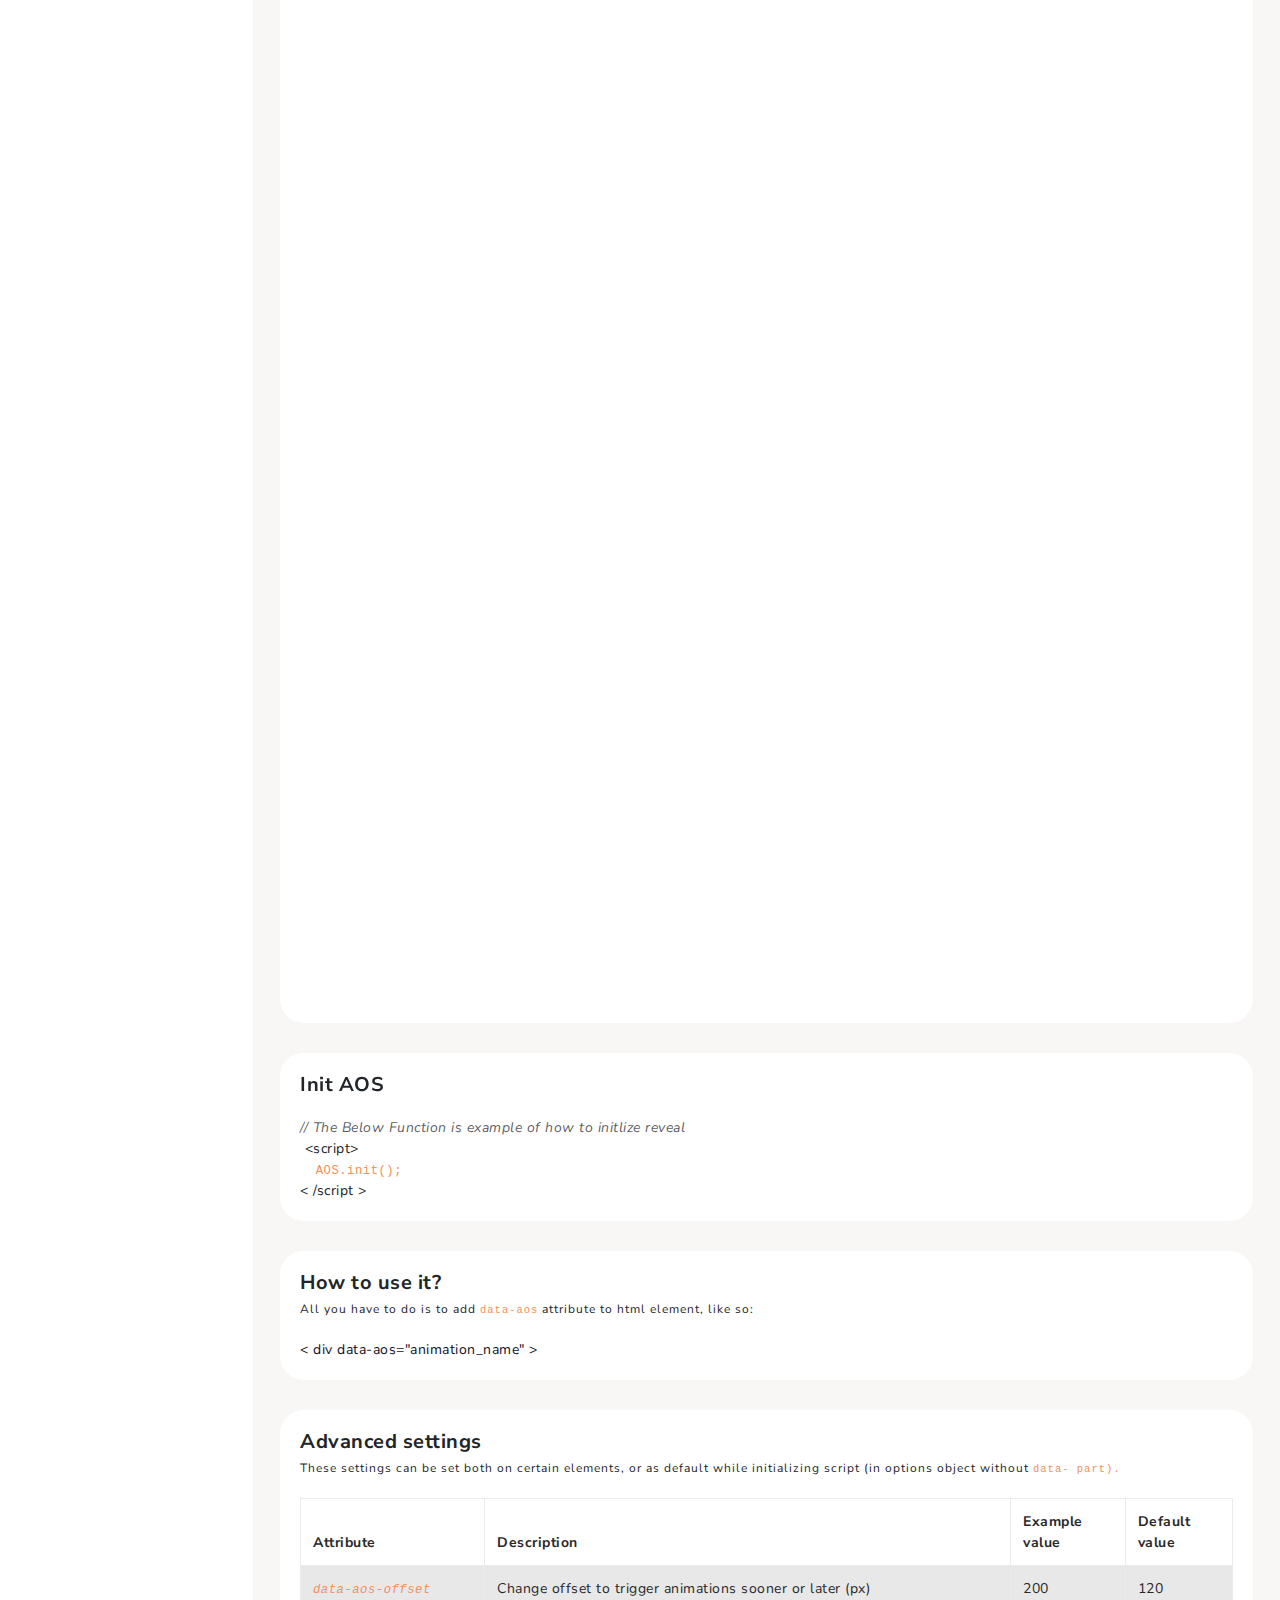
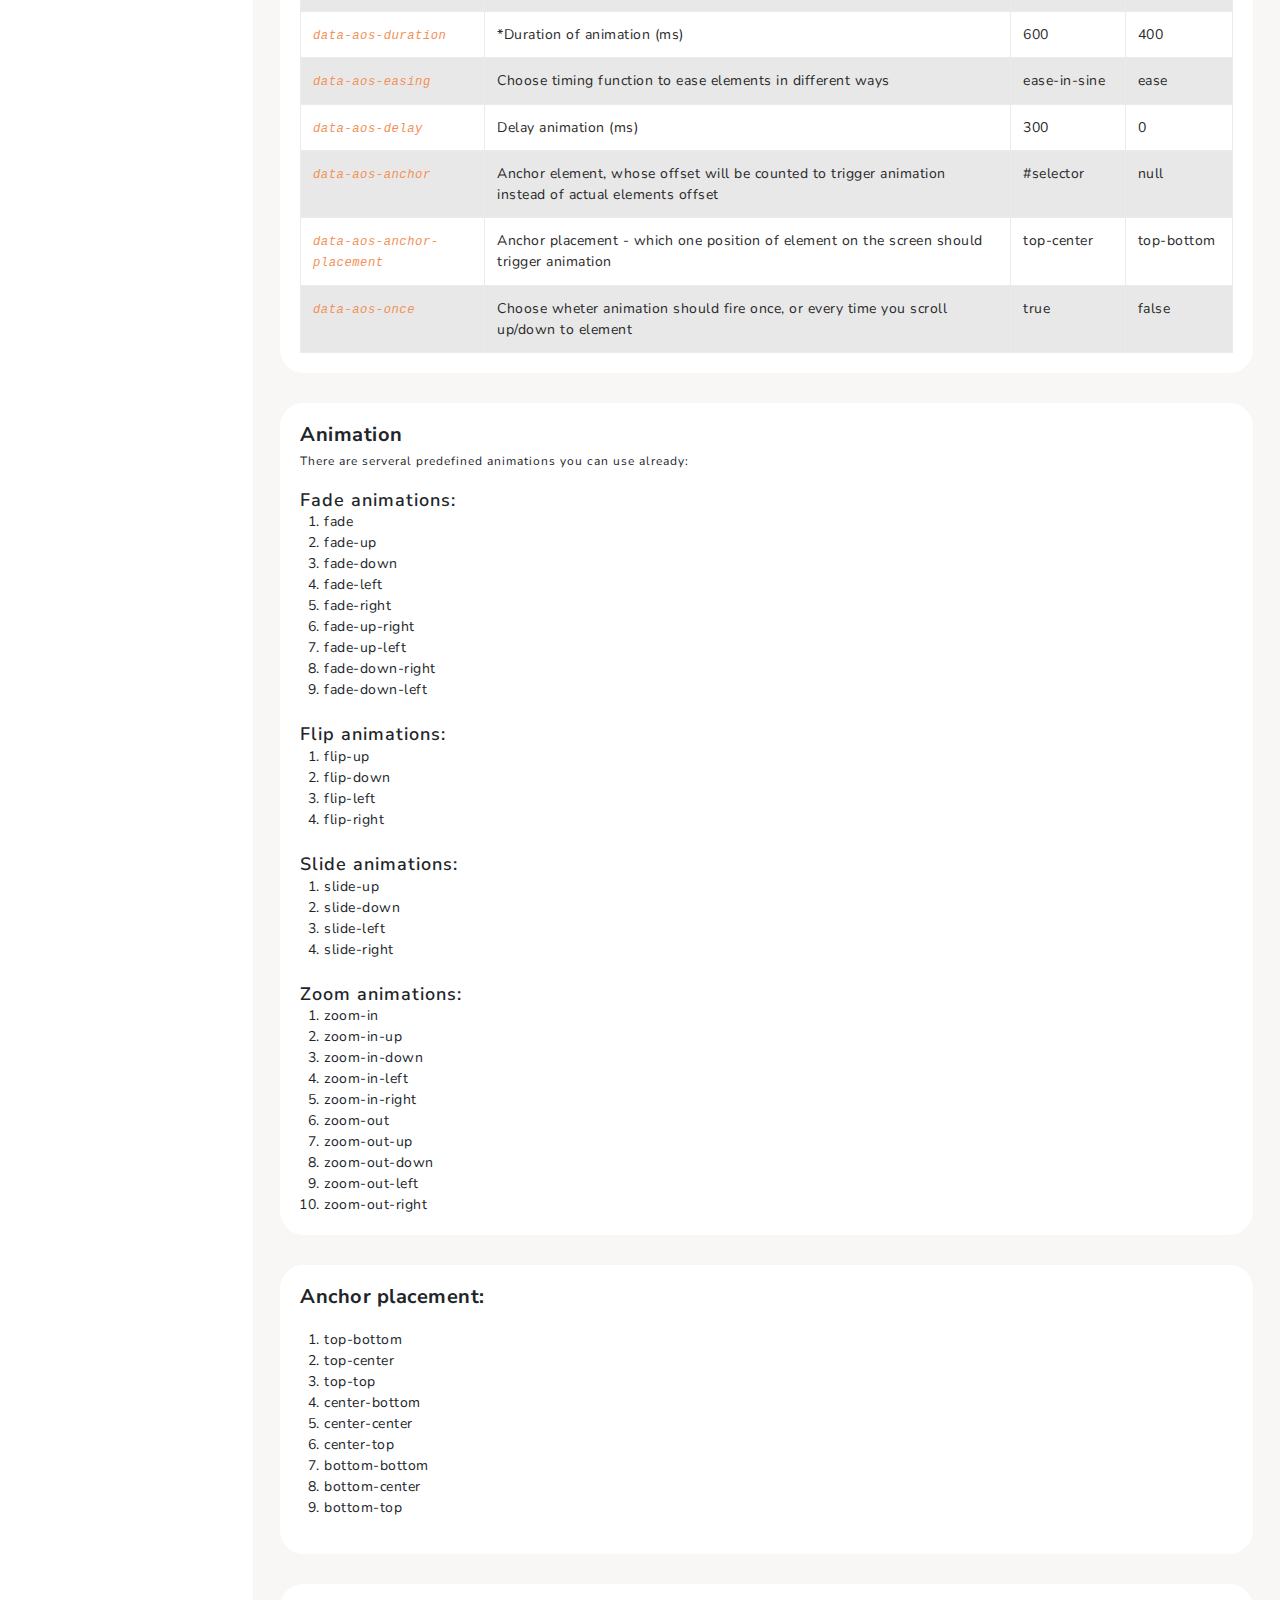
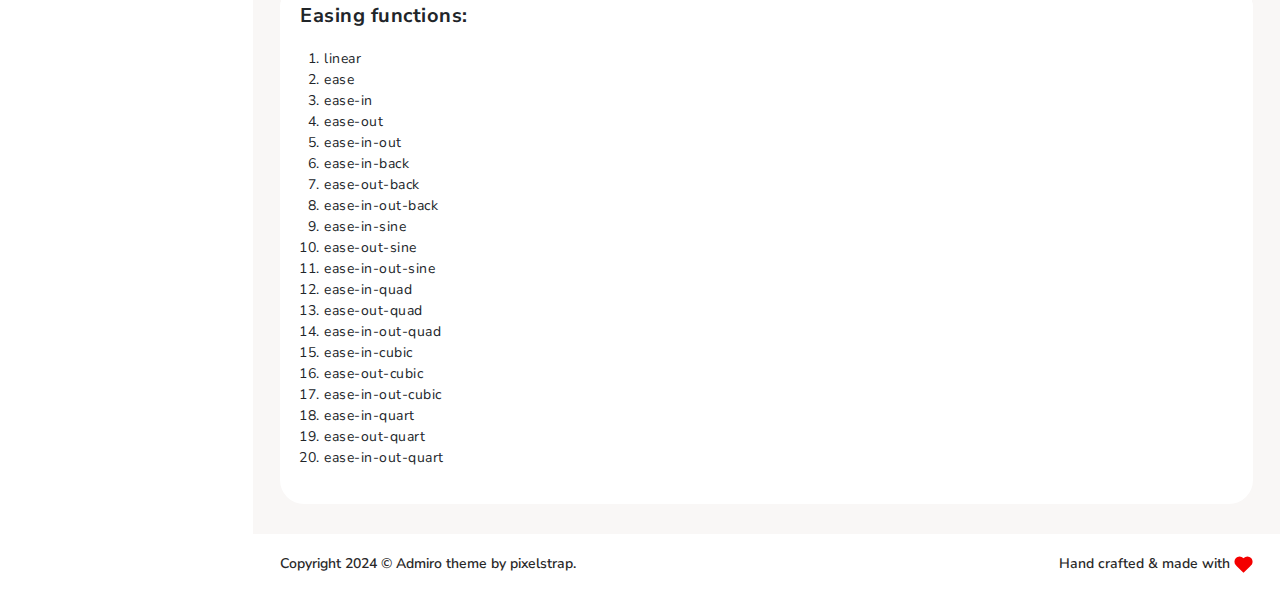
<file: template/AOS.html>
<!DOCTYPE html>
<html lang="en">
  <head>
    <meta http-equiv="Content-Type" content="text/html; charset=UTF-8">
    <meta http-equiv="X-UA-Compatible" content="IE=edge">
    <meta name="viewport" content="width=device-width, initial-scale=1.0">
    <meta name="description" content="Admiro admin is super flexible, powerful, clean &amp; modern responsive bootstrap 5 admin template with unlimited possibilities.">
    <meta name="keywords" content="admin template, Admiro admin template, best javascript admin, dashboard template, bootstrap admin template, responsive admin template, web app">
    <meta name="author" content="pixelstrap">
    <title>Admiro - Premium Admin Template</title>
    <!-- Favicon icon-->
    <link rel="icon" href="../assets/images/favicon.png" type="image/x-icon">
    <link rel="shortcut icon" href="../assets/images/favicon.png" type="image/x-icon">
    <!-- Google font-->
    <link rel="preconnect" href="https://fonts.googleapis.com">
    <link rel="preconnect" href="https://fonts.gstatic.com" crossorigin="">
    <link href="https://fonts.googleapis.com/css2?family=Nunito+Sans:opsz,wght@6..12,200;6..12,300;6..12,400;6..12,500;6..12,600;6..12,700;6..12,800;6..12,900;6..12,1000&amp;display=swap" rel="stylesheet">
    <!-- Flag icon css -->
    <link rel="stylesheet" href="../assets/css/vendors/flag-icon.css">
    <!-- iconly-icon-->
    <link rel="stylesheet" href="../assets/css/iconly-icon.css">
    <link rel="stylesheet" href="../assets/css/bulk-style.css">
    <!-- iconly-icon-->
    <link rel="stylesheet" href="../assets/css/themify.css">
    <!--fontawesome-->
    <link rel="stylesheet" href="../assets/css/fontawesome-min.css">
    <!-- Whether Icon css-->
    <link rel="stylesheet" type="text/css" href="../assets/css/vendors/weather-icons/weather-icons.min.css">
    <link rel="stylesheet" type="text/css" href="../assets/css/vendors/scrollbar.css">
    <link rel="stylesheet" type="text/css" href="../assets/css/vendors/aos.css">
    <link rel="stylesheet" type="text/css" href="../assets/css/vendors/photoswipe.css">
    <link rel="stylesheet" type="text/css" href="../assets/css/vendors/animate.css">
    <link rel="stylesheet" type="text/css" href="../assets/css/vendors/slick.css">
    <link rel="stylesheet" type="text/css" href="../assets/css/vendors/slick-theme.css">
    <!-- App css -->
    <link id="color" rel="stylesheet" href="../assets/css/color-1.css" media="screen">
    <link rel="stylesheet" href="../assets/css/style.css">
  </head>
  <body>
    <!-- tap on top starts-->
    <div class="tap-top"><i class="iconly-Arrow-Up icli"></i></div>
    <!-- tap on tap ends-->
    <!-- loader-->
    <div class="loader-wrapper">
      <div class="loader"><span></span><span></span><span></span><span></span><span></span></div>
    </div>
    <div class="page-wrapper compact-wrapper" id="pageWrapper">
      <header class="page-header row">
        <div class="logo-wrapper d-flex align-items-center col-auto"><a href="index.html"><img class="light-logo img-fluid" src="../assets/images/logo/logo1.png" alt="logo"><img class="dark-logo img-fluid" src="../assets/images/logo/logo-dark.png" alt="logo"></a><a class="close-btn toggle-sidebar" href="javascript:void(0)">
            <svg class="svg-color">
              <use href="../assets/svg/iconly-sprite.svg#Category"></use>
            </svg></a></div>
        <div class="page-main-header col">
          <div class="header-left">
            <form class="form-inline search-full col" action="#" method="get">
              <div class="form-group w-100">
                <div class="Typeahead Typeahead--twitterUsers">
                  <div class="u-posRelative">
                    <input class="demo-input Typeahead-input form-control-plaintext w-100" type="text" placeholder="Search Admiro .." name="q" title="" autofocus>
                    <div class="spinner-border Typeahead-spinner" role="status"><span class="sr-only">Loading...</span></div><i class="close-search" data-feather="x"></i>
                  </div>
                  <div class="Typeahead-menu"></div>
                </div>
              </div>
            </form>
            <div class="form-group-header d-lg-block d-none">
              <div class="Typeahead Typeahead--twitterUsers">
                <div class="u-posRelative d-flex align-items-center"> 
                  <input class="demo-input py-0 Typeahead-input form-control-plaintext w-100" type="text" placeholder="Type to Search..." name="q" title=""><i class="search-bg iconly-Search icli"></i>
                </div>
              </div>
            </div>
          </div>
          <div class="nav-right">
            <ul class="header-right"> 
              <li class="custom-dropdown">
                <div class="translate_wrapper">
                  <div class="current_lang"><a class="lang" href="javascript:void(0)"><i class="flag-icon flag-icon-us"></i>
                      <h6 class="lang-txt f-w-700">ENG</h6></a></div>
                  <ul class="custom-menu profile-menu language-menu py-0 more_lang">
                                  <li class="d-block"><a class="lang" href="#" data-value="English"><i class="flag-icon flag-icon-us"></i>
                                      <div class="lang-txt">English</div></a></li>
                                  <li class="d-block"><a class="lang" href="#" data-value="fr"><i class="flag-icon flag-icon-fr"></i>
                                      <div class="lang-txt">Français</div></a></li>
                                  <li class="d-block"><a class="lang" href="#" data-value="es"><i class="flag-icon flag-icon-es"></i>
                                      <div class="lang-txt">Español</div></a></li>
                  </ul>
                </div>
              </li>
              <li class="search d-lg-none d-flex"> <a href="javascript:void(0)">
                  <svg>
                    <use href="../assets/svg/iconly-sprite.svg#Search"></use>
                  </svg></a></li>
              <li>  <a class="dark-mode" href="javascript:void(0)">
                  <svg>
                    <use href="../assets/svg/iconly-sprite.svg#moondark"></use>
                  </svg></a></li>
              <li class="custom-dropdown"><a href="javascript:void(0)">
                  <svg>
                    <use href="../assets/svg/iconly-sprite.svg#cart-icon"></use>
                  </svg></a><span class="badge rounded-pill badge-primary">2</span>
                <div class="custom-menu cart-dropdown py-0 overflow-hidden">
                  <h3 class="title dropdown-title">Cart</h3>
                  <ul class="pb-0">
                    <li>
                      <div class="d-flex"><img class="img-fluid b-r-5 me-3 img-60" src="../assets/images/dashboard-2/1.png" alt="">
                        <div class="flex-grow-1"><span class="f-w-600">Watch multicolor</span>
                          <div class="qty-box">
                            <div class="input-group"><span class="input-group-prepend">
                                <button class="btn quantity-left-minus" type="button" data-type="minus" data-field="">-</button></span>
                              <input class="form-control input-number" type="text" name="quantity" value="1"><span class="input-group-prepend">
                                <button class="btn quantity-right-plus" type="button" data-type="plus" data-field="">+</button></span>
                            </div>
                          </div>
                          <h6 class="font-primary">$500</h6>
                        </div>
                        <div class="close-circle"><a class="bg-danger" href="#"><i data-feather="x"></i></a></div>
                      </div>
                    </li>
                    <li>
                      <div class="d-flex"><img class="img-fluid b-r-5 me-3 img-60" src="../assets/images/dashboard-2/2.png" alt="">
                        <div class="flex-grow-1"><span class="f-w-600">Airpods</span>
                          <div class="qty-box">
                            <div class="input-group"><span class="input-group-prepend">
                                <button class="btn quantity-left-minus" type="button" data-type="minus" data-field="">-</button></span>
                              <input class="form-control input-number" type="text" name="quantity" value="1"><span class="input-group-prepend">
                                <button class="btn quantity-right-plus" type="button" data-type="plus" data-field="">+</button></span>
                            </div>
                          </div>
                          <h6 class="font-primary">$500.00</h6>
                        </div>
                        <div class="close-circle"><a class="bg-danger" href="#"><i data-feather="x"></i></a></div>
                      </div>
                    </li>
                    <li class="total">
                      <h6 class="mb-0">Order Total : <span class="f-w-600">$1000.00</span></h6>
                    </li>
                    <li class="text-center"><a class="d-block mb-3 view-cart f-w-700 text-primary" href="cart.html">Go to your cart</a><a class="btn btn-primary view-checkout text-white" href="checkout.html">Checkout</a></li>
                  </ul>
                </div>
              </li>
              <li class="custom-dropdown"><a href="javascript:void(0)">
                  <svg>
                    <use href="../assets/svg/iconly-sprite.svg#notification"></use>
                  </svg></a><span class="badge rounded-pill badge-primary">4</span>
                <div class="custom-menu notification-dropdown py-0 overflow-hidden">
                  <h3 class="title bg-primary-light dropdown-title">Notification <span class="font-primary">View all</span></h3>
                  <ul class="activity-timeline">
                    <li class="d-flex align-items-start">
                      <div class="activity-line"></div>
                      <div class="activity-dot-primary"></div>
                      <div class="flex-grow-1">
                        <h6 class="f-w-600 font-primary">30-04-2024<span>Today</span><span class="circle-dot-primary float-end">
                            <svg class="circle-color">
                              <use href="../assets/svg/iconly-sprite.svg#circle"></use>
                            </svg></span></h6>
                        <h5>Alice Goodwin</h5>
                        <p class="mb-0">Fashion should be fun. It shouldn't be labelled intellectual.</p>
                      </div>
                    </li>
                                  <li class="d-flex align-items-start">
                                    <div class="activity-dot-secondary"></div>
                                    <div class="flex-grow-1">
                                      <h6 class="f-w-600 font-secondary">28-06-2024<span>1 hour ago</span><span class="float-end circle-dot-secondary">
                                          <svg class="circle-color">
                                            <use href="../assets/svg/iconly-sprite.svg#circle"></use>
                                          </svg></span></h6>
                                      <h5>Herry Venter</h5>
                                      <p>I am convinced that there can be luxury in simplicity.</p>
                                    </div>
                                  </li>
                                  <li class="d-flex align-items-start">
                                    <div class="activity-dot-primary"></div>
                                    <div class="flex-grow-1">
                                      <h6 class="f-w-600 font-primary">04-08-2024<span>Today</span><span class="float-end circle-dot-primary">
                                          <svg class="circle-color">
                                            <use href="../assets/svg/iconly-sprite.svg#circle"></use>
                                          </svg></span></h6>
                                      <h5>Loain Deo</h5>
                                      <p>I feel that things happen for open new opportunities.</p>
                                    </div>
                                  </li>
                                  <li class="d-flex align-items-start">
                                    <div class="activity-dot-secondary"></div>
                                    <div class="flex-grow-1">
                                      <h6 class="f-w-600 font-secondary">12-11-2024<span>Yesterday</span><span class="float-end circle-dot-secondary">
                                          <svg class="circle-color">
                                            <use href="../assets/svg/iconly-sprite.svg#circle"></use>
                                          </svg></span></h6>
                                      <h5>Fenter Jessy</h5>
                                      <p>Sometimes the simplest things are the most profound.</p>
                                    </div>
                                  </li>
                  </ul>
                </div>
              </li>
              <li><a class="full-screen" href="javascript:void(0)"> 
                  <svg>
                    <use href="../assets/svg/iconly-sprite.svg#scanfull"></use>
                  </svg></a></li>
              <li class="custom-dropdown"><a href="javascript:void(0)">
                  <svg>
                    <use href="../assets/svg/iconly-sprite.svg#bookmark"></use>
                  </svg></a>
                <div class="custom-menu bookmark-dropdown py-0 overflow-hidden">
                  <h3 class="title bg-primary-light dropdown-title">Bookmark</h3>
                  <ul> 
                    <li> 
                      <form class="mb-0">
                        <div class="input-group">
                          <input class="form-control" type="text" placeholder="Search Bookmark..."><span class="input-group-text">
                            <svg class="svg-color">
                              <use href="../assets/svg/iconly-sprite.svg#Search"></use>
                            </svg></span>
                        </div>
                      </form>
                    </li>
                                  <li class="d-flex align-items-center">
                                    <div class="flex-shrink-0 me-2 btn-activity-primary"><a href="index.html">
                                        <svg class="svg-color">
                                          <use href="../assets/svg/iconly-sprite.svg#cube"></use>
                                        </svg></a></div>
                                    <div class="d-flex justify-content-between align-items-center w-100"><a href="index.html">Dashboard</a>
                                      <svg class="svg-color icon-star">
                                        <use href="../assets/svg/iconly-sprite.svg#star"></use>
                                      </svg>
                                    </div>
                                  </li>
                                  <li class="d-flex align-items-center">
                                    <div class="flex-shrink-0 me-2 btn-activity-secondary"><a href="to-do.html">
                                        <svg class="svg-color">
                                          <use href="../assets/svg/iconly-sprite.svg#check"></use>
                                        </svg></a></div>
                                    <div class="d-flex justify-content-between align-items-center w-100"><a href="to-do.html">To-do</a>
                                      <svg class="svg-color icon-star">
                                        <use href="../assets/svg/iconly-sprite.svg#star"></use>
                                      </svg>
                                    </div>
                                  </li>
                                  <li class="d-flex align-items-center">
                                    <div class="flex-shrink-0 me-2 btn-activity-danger"><a href="apex_chart.html">
                                        <svg class="svg-color">
                                          <use href="../assets/svg/iconly-sprite.svg#pie"></use>
                                        </svg></a></div>
                                    <div class="d-flex justify-content-between align-items-center w-100"><a href="apex_chart.html">Chart</a>
                                      <svg class="svg-color icon-star">
                                        <use href="../assets/svg/iconly-sprite.svg#star"></use>
                                      </svg>
                                    </div>
                                  </li>
                  </ul>
                </div>
              </li>
              <li class="cloud-design"><a class="cloud-mode">
                  <svg class="climacon climacon_cloudDrizzle" id="cloudDrizzle" version="1.1" viewBox="15 15 70 70">
                    <g class="climacon_iconWrap climacon_iconWrap-cloudDrizzle">
                      <g class="climacon_wrapperComponent climacon_wrapperComponent-drizzle">
                        <path class="climacon_component climacon_component-stroke climacon_component-stroke_drizzle climacon_component-stroke_drizzle-left" d="M42.001,53.644c1.104,0,2,0.896,2,2v3.998c0,1.105-0.896,2-2,2c-1.105,0-2.001-0.895-2.001-2v-3.998C40,54.538,40.896,53.644,42.001,53.644z"></path>
                        <path class="climacon_component climacon_component-stroke climacon_component-stroke_drizzle climacon_component-stroke_drizzle-middle" d="M49.999,53.644c1.104,0,2,0.896,2,2v4c0,1.104-0.896,2-2,2s-1.998-0.896-1.998-2v-4C48.001,54.54,48.896,53.644,49.999,53.644z"></path>
                        <path class="climacon_component climacon_component-stroke climacon_component-stroke_drizzle climacon_component-stroke_drizzle-right" d="M57.999,53.644c1.104,0,2,0.896,2,2v3.998c0,1.105-0.896,2-2,2c-1.105,0-2-0.895-2-2v-3.998C55.999,54.538,56.894,53.644,57.999,53.644z"></path>
                      </g>
                      <g class="climacon_wrapperComponent climacon_wrapperComponent-cloud">
                        <path class="climacon_component climacon_component-stroke climacon_component-stroke_cloud" d="M63.999,64.944v-4.381c2.387-1.386,3.998-3.961,3.998-6.92c0-4.418-3.58-8-7.998-8c-1.603,0-3.084,0.481-4.334,1.291c-1.232-5.316-5.973-9.29-11.664-9.29c-6.628,0-11.999,5.372-11.999,12c0,3.549,1.55,6.729,3.998,8.926v4.914c-4.776-2.769-7.998-7.922-7.998-13.84c0-8.836,7.162-15.999,15.999-15.999c6.004,0,11.229,3.312,13.965,8.203c0.664-0.113,1.336-0.205,2.033-0.205c6.627,0,11.998,5.373,11.998,12C71.997,58.864,68.655,63.296,63.999,64.944z"></path>
                      </g>
                    </g>
                  </svg>
                  <h3>15</h3></a></li>
              <li class="profile-nav custom-dropdown">
                <div class="user-wrap">
                  <div class="user-img"><img src="../assets/images/profile.png" alt="user"></div>
                  <div class="user-content">
                    <h6>Ava Davis</h6>
                    <p class="mb-0">Admin<i class="fa-solid fa-chevron-down"></i></p>
                  </div>
                </div>
                <div class="custom-menu overflow-hidden">
                  <ul class="profile-body">
                    <li class="d-flex"> 
                      <svg class="svg-color">
                        <use href="../assets/svg/iconly-sprite.svg#Profile"></use>
                      </svg><a class="ms-2" href="user-profile.html">Account</a>
                    </li>
                    <li class="d-flex"> 
                      <svg class="svg-color">
                        <use href="../assets/svg/iconly-sprite.svg#Message"></use>
                      </svg><a class="ms-2" href="letter-box.html">Inbox</a>
                    </li>
                    <li class="d-flex"> 
                      <svg class="svg-color">
                        <use href="../assets/svg/iconly-sprite.svg#Document"></use>
                      </svg><a class="ms-2" href="to-do.html">Task</a>
                    </li>
                    <li class="d-flex"> 
                      <svg class="svg-color">
                        <use href="../assets/svg/iconly-sprite.svg#Login"></use>
                      </svg><a class="ms-2" href="login.html">Log Out</a>
                    </li>
                  </ul>
                </div>
              </li>
            </ul>
          </div>
        </div>
      </header>
      <div class="page-body-wrapper">
        <!-- Page sidebar start-->
        <aside class="page-sidebar"> 
          <div class="left-arrow" id="left-arrow"><i data-feather="arrow-left"></i></div>
          <div class="main-sidebar" id="main-sidebar">
            <ul class="sidebar-menu" id="simple-bar">
              <li class="pin-title sidebar-main-title">  
                <div> 
                  <h5 class="sidebar-title f-w-700">Pinned</h5>
                </div>
              </li>
              <li class="sidebar-main-title">
                <div>
                  <h5 class="lan-1 f-w-700 sidebar-title">General</h5>
                </div>
              </li>
              <li class="sidebar-list"><i class="fa-solid fa-thumbtack"></i><a class="sidebar-link" href="javascript:void(0)"> 
                  <svg class="stroke-icon">
                    <use href="../assets/svg/iconly-sprite.svg#Home-dashboard"></use>
                  </svg>
                  <h6>Dashboards</h6><span class="badge">3</span><i class="iconly-Arrow-Right-2 icli"></i></a>
                <ul class="sidebar-submenu">
                  <li> <a href="index.html">Default</a></li>
                  <li><a href="dashboard-02.html">Ecommerce </a></li>
                  <li> <a href="dashboard-03.html">Education</a></li>
                </ul>
              </li>
              <li class="sidebar-list"> <i class="fa-solid fa-thumbtack"></i><a class="sidebar-link" href="javascript:void(0)">
                  <svg class="stroke-icon">
                    <use href="../assets/svg/iconly-sprite.svg#Pie"></use>
                  </svg>
                  <h6 class="lan-2">Widgets </h6><i class="iconly-Arrow-Right-2 icli"></i></a>
                <ul class="sidebar-submenu">
                  <li> <a href="general-widget.html">General</a></li>
                  <li><a href="chart-widget.html">Chart</a></li>
                </ul>
              </li>
              <li class="sidebar-list"><i class="fa-solid fa-thumbtack"></i><a class="sidebar-link" href="javascript:void(0)">
                  <svg class="stroke-icon">
                    <use href="../assets/svg/iconly-sprite.svg#Document"></use>
                  </svg>
                  <h6 class="lan-3">Page layout</h6><i class="iconly-Arrow-Right-2 icli"> </i></a>
                <ul class="sidebar-submenu">
                  <li> <a href="box-layout.html">Box Layout</a></li>
                  <li><a href="layout-rtl.html">RTL</a></li>
                  <li> <a href="layout-dark.html">Dark</a></li>
                </ul>
              </li>
              <li class="sidebar-main-title">
                <div>
                  <h5 class="f-w-700 sidebar-title pt-3">Application</h5>
                </div>
              </li>
              <li class="sidebar-list"> <i class="fa-solid fa-thumbtack"></i><a class="sidebar-link" href="javascript:void(0)">
                  <svg class="stroke-icon">
                    <use href="../assets/svg/iconly-sprite.svg#Info-circle"></use>
                  </svg>
                  <h6 class="f-w-600">Project</h6><i class="iconly-Arrow-Right-2 icli"></i></a>
                <ul class="sidebar-submenu">
                  <li> <a href="project-list.html">Project list </a></li>
                  <li> <a href="projectcreate.html">Project create </a></li>
                </ul>
              </li>
              <li class="sidebar-list"> <i class="fa-solid fa-thumbtack"></i><a class="sidebar-link" href="file-manager.html">
                  <svg class="stroke-icon">
                    <use href="../assets/svg/iconly-sprite.svg#Paper"></use>
                  </svg>
                  <h6 class="f-w-600">File Manager </h6></a></li>
              <li class="sidebar-list"> <i class="fa-solid fa-thumbtack"></i><a class="sidebar-link" href="kanban-board.html">
                  <svg class="stroke-icon">
                    <use href="../assets/svg/iconly-sprite.svg#Wallet"></use>
                  </svg>
                  <h6 class="f-w-600">Kanban board</h6></a></li>
              <li class="sidebar-list"> <i class="fa-solid fa-thumbtack"></i><a class="sidebar-link" href="javascript:void(0)">
                  <svg class="stroke-icon">
                    <use href="../assets/svg/iconly-sprite.svg#Bag"></use>
                  </svg>
                  <h6 class="f-w-600">Ecommerce</h6><i class="iconly-Arrow-Right-2 icli"> </i></a>
                <ul class="sidebar-submenu">
                  <li> <a href="add-products.html">Add Products</a></li>
                  <li> <a href="product.html">Product</a></li>
                  <li> <a href="product-page.html">Product Page</a></li>
                  <li> <a href="category.html">Category page</a></li>
                  <li> <a href="list-products.html">Product list</a></li>
                  <li> <a href="payment-details.html">Payment Details</a></li>
                  <li> <a href="order-history.html">Order History</a></li>
                  <li><a class="submenu-title" href="javascript:void(0)">Invoices<i class="iconly-Arrow-Right-2 icli"> </i></a>
                    <ul class="according-submenu">
                      <li> <a href="invoices-1.html">Invoices 1</a></li>
                      <li> <a href="invoices-2.html">Invoices 2</a></li>
                      <li> <a href="invoices-3.html">Invoices 3</a></li>
                      <li> <a href="invoices-4.html">Invoices 4</a></li>
                      <li> <a href="invoices-5.html">Invoices 5</a></li>
                      <li> <a href="invoices-6.html">Invoices 6</a></li>
                    </ul>
                  </li>
                  <li> <a href="cart.html">Cart</a></li>
                  <li> <a href="list-wish.html">Wishlist</a></li>
                  <li> <a href="checkout.html">Checkout</a></li>
                  <li> <a href="pricing.html">Pricing </a></li>
                </ul>
              </li>
              <li class="sidebar-list"> <i class="fa-solid fa-thumbtack"></i><a class="sidebar-link" href="letter-box.html">
                  <svg class="stroke-icon">
                    <use href="../assets/svg/iconly-sprite.svg#Message"></use>
                  </svg>
                  <h6 class="f-w-600">Letter Box</h6></a></li>
              <li class="sidebar-list"> <i class="fa-solid fa-thumbtack"></i><a class="sidebar-link" href="javascript:void(0)">
                  <svg class="stroke-icon">
                    <use href="../assets/svg/iconly-sprite.svg#Chat"></use>
                  </svg>
                  <h6 class="f-w-600">Chat</h6><i class="iconly-Arrow-Right-2 icli"> </i></a>
                <ul class="sidebar-submenu">
                  <li> <a href="private-chat.html">Private Chat</a></li>
                  <li> <a href="group-chat.html">Group Chat</a></li>
                </ul>
              </li>
              <li class="sidebar-list"> <i class="fa-solid fa-thumbtack"></i><a class="sidebar-link" href="javascript:void(0)">
                  <svg class="stroke-icon">
                    <use href="../assets/svg/iconly-sprite.svg#Profile"></use>
                  </svg>
                  <h6 class="f-w-600">Users</h6><i class="iconly-Arrow-Right-2 icli"> </i></a>
                <ul class="sidebar-submenu">
                  <li> <a href="user-profile.html">Users Profile</a></li>
                  <li> <a href="edit-profile.html">Users Edit</a></li>
                  <li> <a href="user-cards.html">Users Cards      </a></li>
                </ul>
              </li>
              <li class="sidebar-list"> <i class="fa-solid fa-thumbtack"></i><a class="sidebar-link" href="bookmark.html">
                  <svg class="stroke-icon">
                    <use href="../assets/svg/iconly-sprite.svg#Bookmark"></use>
                  </svg>
                  <h6 class="f-w-600">Bookmarks</h6></a></li>
              <li class="sidebar-list"> <i class="fa-solid fa-thumbtack"></i><a class="sidebar-link" href="contacts.html">
                  <svg class="stroke-icon">
                    <use href="../assets/svg/iconly-sprite.svg#Contacts"></use>
                  </svg>
                  <h6 class="f-w-600">Contacts   </h6></a></li>
              <li class="sidebar-list"> <i class="fa-solid fa-thumbtack"></i><a class="sidebar-link" href="task.html">
                  <svg class="stroke-icon">
                    <use href="../assets/svg/iconly-sprite.svg#Tick-square"></use>
                  </svg>
                  <h6 class="f-w-600">Tasks</h6></a></li>
              <li class="sidebar-list"> <i class="fa-solid fa-thumbtack"></i><a class="sidebar-link" href="calendar-basic.html">
                  <svg class="stroke-icon">
                    <use href="../assets/svg/iconly-sprite.svg#Calendar"></use>
                  </svg>
                  <h6 class="f-w-600">Calendar  </h6></a></li>
              <li class="sidebar-list"> <i class="fa-solid fa-thumbtack"></i><a class="sidebar-link" href="social-app.html">
                  <svg class="stroke-icon">
                    <use href="../assets/svg/iconly-sprite.svg#Camera"></use>
                  </svg>
                  <h6 class="f-w-600">Social App</h6></a></li>
              <li class="sidebar-list"> <i class="fa-solid fa-thumbtack"></i><a class="sidebar-link" href="to-do.html">
                  <svg class="stroke-icon">
                    <use href="../assets/svg/iconly-sprite.svg#Edit"></use>
                  </svg>
                  <h6 class="f-w-600">To-Do </h6></a></li>
              <li class="sidebar-list"> <i class="fa-solid fa-thumbtack"></i><a class="sidebar-link" href="search.html">
                  <svg class="stroke-icon">
                    <use href="../assets/svg/iconly-sprite.svg#Search-sidebar"></use>
                  </svg>
                  <h6 class="f-w-600">Search Result                                                </h6></a></li>
              <li class="sidebar-main-title">
                <div>
                  <h5 class="f-w-700 sidebar-title pt-3">Components</h5>
                </div>
              </li>
              <li class="sidebar-list"> <i class="fa-solid fa-thumbtack"></i><a class="sidebar-link" href="buttons.html">
                  <svg class="stroke-icon">
                    <use href="../assets/svg/iconly-sprite.svg#More-box"></use>
                  </svg>
                  <h6 class="f-w-600">buttons </h6></a></li>
              <li class="sidebar-list"> <i class="fa-solid fa-thumbtack"></i><a class="sidebar-link" href="javascript:void(0)">
                  <svg class="stroke-icon">
                    <use href="../assets/svg/iconly-sprite.svg#Folder"></use>
                  </svg>
                  <h6 class="f-w-600">Ui Kits</h6><i class="iconly-Arrow-Right-2 icli"> </i></a>
                <ul class="sidebar-submenu">
                  <li> <a href="typography.html">Typography</a></li>
                  <li><a href="avatars.html">Avatars</a></li>
                  <li> <a href="alert.html">Alert</a></li>
                  <li> <a href="helper-classes.html">Helper classes</a></li>
                  <li> <a href="grid.html">Grid</a></li>
                  <li> <a href="accordion.html">Accordion</a></li>
                  <li> <a href="tag-pills.html">Tag pills</a></li>
                  <li> <a href="modal.html">Modal </a></li>
                  <li> <a href="popover.html">Popover </a></li>
                  <li> <a href="progress-bar.html">Progress bar</a></li>
                  <li> <a href="tab-bootstrap.html">Tab bootstrap</a></li>
                  <li> <a href="tooltip.html">Tooltip</a></li>
                  <li> <a href="dropdown.html"> Dropdown</a></li>
                  <li> <a href="list.html">List</a></li>
                </ul>
              </li>
              <li class="sidebar-list"><i class="fa-solid fa-thumbtack"></i><a class="sidebar-link" href="javascript:void(0)">
                  <svg class="stroke-icon">
                    <use href="../assets/svg/iconly-sprite.svg#Ticket-star"></use>
                  </svg>
                  <h6 class="f-w-600">Bonus Ui</h6><i class="iconly-Arrow-Right-2 icli"></i></a>
                <ul class="sidebar-submenu"> 
                  <li><a href="scrollable.html">Scrollable</a></li>
                  <li> <a href="tree.html">Tree view </a></li>
                  <li><a href="toasts.html">Toasts </a></li>
                  <li> <a href="rating.html">Rating</a></li>
                  <li> <a href="dropzone.html">Dropzone</a></li>
                  <li> <a href="tour.html">Tour</a></li>
                  <li> <a href="sweetalert2.html">Sweetalert2 </a></li>
                  <li> <a href="modal-animated.html">Animated Modal</a></li>
                  <li> <a href="slider.html">Slider</a></li>
                  <li> <a href="ribbons.html">Ribbons</a></li>
                  <li><a href="pagination.html">Pagination</a></li>
                  <li> <a href="breadcrumb.html">Breadcrumb</a></li>
                  <li> <a href="range-slider.html">Range slider</a></li>
                  <li> <a href="image-cropper.html">Image cropper</a></li>
                  <li> <a href="basic-card.html">Basic Card</a></li>
                  <li> <a href="creative-card.html">Creative Card</a></li>
                  <li> <a href="dragable-card.html">Dragable Card </a></li>
                  <li> <a href="timeline.html">Timeline</a></li>
                </ul>
              </li>
              <li class="sidebar-list"> <i class="fa-solid fa-thumbtack"></i><a class="sidebar-link" href="javascript:void(0)">
                  <svg class="stroke-icon">
                    <use href="../assets/svg/iconly-sprite.svg#Category"></use>
                  </svg>
                  <h6 class="f-w-600">Animation </h6><i class="iconly-Arrow-Right-2 icli"></i></a>
                <ul class="sidebar-submenu"> 
                  <li>  <a href="AOS.html">aos</a></li>
                  <li>  <a href="WOW.html">wow</a></li>
                </ul>
              </li>
              <li class="sidebar-list"> <i class="fa-solid fa-thumbtack"></i><a class="sidebar-link" href="javascript:void(0)">
                  <svg class="stroke-icon">
                    <use href="../assets/svg/iconly-sprite.svg#Activity"></use>
                  </svg>
                  <h6 class="f-w-600">Icon</h6><i class="iconly-Arrow-Right-2 icli"></i></a>
                <ul class="sidebar-submenu"> 
                  <li><a href="font-awesome.html">Fontawesome icon</a></li>
                  <li><a href="feather_icon.html">Feather icon</a></li>
                  <li> <a href="iconly-icon.html">Iconly icon </a></li>
                  <li> <a href="themify-icon.html">Themify Icon</a></li>
                </ul>
              </li>
              <li class="sidebar-list"> <i class="fa-solid fa-thumbtack"></i><a class="sidebar-link" href="javascript:void(0)">
                  <svg class="stroke-icon">
                    <use href="../assets/svg/iconly-sprite.svg#Chart"></use>
                  </svg>
                  <h6 class="f-w-600">Charts</h6><i class="iconly-Arrow-Right-2 icli"></i></a>
                <ul class="sidebar-submenu">
                  <li><a href="echarts.html">Echarts</a></li>
                  <li> <a href="apex_chart.html">Apex Chart</a></li>
                  <li> <a href="chart-google.html">Google Chart</a></li>
                  <li> <a href="chart-sparkline.html">Sparkline chart</a></li>
                  <li> <a href="chart-flot.html">Flot Chart</a></li>
                  <li> <a href="chart-knob.html">Knob Chart</a></li>
                  <li> <a href="chart-morris.html">Morris Chart</a></li>
                  <li> <a href="chartjs.html">Chatjs Chart</a></li>
                  <li> <a href="chartist_chart.html">Chartist Chart</a></li>
                  <li><a href="chart-peity.html">Peity Chart</a></li>
                </ul>
              </li>
              <li class="sidebar-main-title">
                <div>
                  <h5 class="sidebar-title pt-3 f-w-700">Tables & Forms</h5>
                </div>
              </li>
              <li class="sidebar-list"> <i class="fa-solid fa-thumbtack"></i><a class="sidebar-link" href="javascript:void(0)">
                  <svg class="stroke-icon">
                    <use href="../assets/svg/iconly-sprite.svg#Filter"></use>
                  </svg>
                  <h6 class="f-w-600">Forms</h6><i class="iconly-Arrow-Right-2 icli"> </i></a>
                <ul class="sidebar-submenu">
                  <li><a class="submenu-title" href="javascript:void(0)">form-control<i class="iconly-Arrow-Right-2 icli"> </i></a>
                    <ul class="according-submenu">
                      <li> <a href="base-input.html">Base input</a></li>
                      <li> <a href="form-validation.html">Form validation</a></li>
                      <li> <a href="radio-checkbox-control.html">Checkbox & Radio </a></li>
                      <li> <a href="input-group.html">Input group</a></li>
                      <li> <a href="input-mask.html">Input mask</a></li>
                      <li> <a href="megaoptions.html">Mega Options                                                    </a></li>
                    </ul>
                  </li>
                  <li><a class="submenu-title" href="javascript:void(0)">Form Widgets<i class="iconly-Arrow-Right-2 icli"> </i></a>
                    <ul class="according-submenu">
                      <li> <a href="datepicker.html">Datepicker</a></li>
                      <li> <a href="touchspin.html">Touchspin</a></li>
                      <li> <a href="select2.html">Select2 </a></li>
                      <li> <a href="switch.html">Switch </a></li>
                      <li> <a href="typehead.html">Typehead </a></li>
                      <li> <a href="clipboard.html">Clipboard</a></li>
                    </ul>
                  </li>
                  <li><a class="submenu-title" href="javascript:void(0)">Form Layout<i class="iconly-Arrow-Right-2 icli"> </i></a>
                    <ul class="according-submenu">
                      <li> <a href="form-wizard.html">Form wizard 1</a></li>
                      <li> <a href="form-wizard-two.html">Form wizard 2</a></li>
                      <li> <a href="form-wizard-three.html">Two factor</a></li>
                    </ul>
                  </li>
                </ul>
              </li>
              <li class="sidebar-list"> <i class="fa-solid fa-thumbtack"></i><a class="sidebar-link" href="javascript:void(0)">
                  <svg class="stroke-icon">
                    <use href="../assets/svg/iconly-sprite.svg#Edit-line"></use>
                  </svg>
                  <h6 class="f-w-600">Tables</h6><i class="iconly-Arrow-Right-2 icli"> </i></a>
                <ul class="sidebar-submenu">
                  <li><a class="submenu-title" href="javascript:void(0)">Bootstrap Tables<i class="iconly-Arrow-Right-2 icli"> </i></a>
                    <ul class="according-submenu">
                      <li> <a href="basic-table.html">Basic Tables</a></li>
                      <li> <a href="table-components.html">Table components</a></li>
                    </ul>
                  </li>
                  <li><a class="submenu-title" href="javascript:void(0)">Data Tables<i class="iconly-Arrow-Right-2 icli"> </i></a>
                    <ul class="according-submenu">
                      <li> <a href="datatable-basic-init.html">Basic Init</a></li>
                      <li> <a href="datatable-advance.html">Advance Init</a></li>
                      <li> <a href="datatable-API.html">API</a></li>
                      <li><a href="datatable-data-source.html">Data Sources</a></li>
                    </ul>
                  </li>
                  <li> <a href="datatable-ext-autofill.html">Ex. Data Tables</a></li>
                  <li> <a href="jsgrid-table.html">Js Grid Table         </a></li>
                </ul>
              </li>
              <li class="sidebar-main-title">
                <div>
                  <h5 class="sidebar-title pt-3 f-w-700">Pages</h5>
                </div>
              </li>
              <li class="sidebar-list"> <i class="fa-solid fa-thumbtack"></i><a class="sidebar-link" href="landing-page.html">
                  <svg class="stroke-icon">
                    <use href="../assets/svg/iconly-sprite.svg#Wallet"></use>
                  </svg>
                  <h6 class="f-w-600">Landing page</h6></a></li>
              <li class="sidebar-list"><i class="fa-solid fa-thumbtack"></i><a class="sidebar-link" href="sample-page.html">
                  <svg class="stroke-icon">
                    <use href="../assets/svg/iconly-sprite.svg#Paper-plus"></use>
                  </svg>
                  <h6 class="f-w-600">Sample page</h6></a></li>
              <li class="sidebar-list"> <i class="fa-solid fa-thumbtack"></i><a class="sidebar-link" href="internationalization.html">
                  <svg class="stroke-icon">
                    <use href="../assets/svg/iconly-sprite.svg#Play"></use>
                  </svg>
                  <h6 class="f-w-600">Internationalization</h6></a></li>
              <li class="sidebar-list"> <i class="fa-solid fa-thumbtack"></i><a class="sidebar-link" href="../starter-kit/index.html" target="_blank">
                  <svg class="stroke-icon">
                    <use href="../assets/svg/iconly-sprite.svg#Star-kit"></use>
                  </svg>
                  <h6 class="f-w-600">Starter kit</h6></a></li>
              <li class="sidebar-list"> <i class="fa-solid fa-thumbtack"></i><a class="sidebar-link" href="javascript:void(0)">
                  <svg class="stroke-icon">
                    <use href="../assets/svg/iconly-sprite.svg#Password"></use>
                  </svg>
                  <h6 class="f-w-600">Others</h6><i class="iconly-Arrow-Right-2 icli"> </i></a>
                <ul class="sidebar-submenu">
                  <li><a class="submenu-title" href="javascript:void(0)">Error Page<i class="iconly-Arrow-Right-2 icli"> </i></a>
                    <ul class="according-submenu">
                      <li> <a href="error-page1.html">Error page 1</a></li>
                      <li> <a href="error-page2.html">Error page 2</a></li>
                      <li> <a href="error-page3.html">Error page 3</a></li>
                      <li> <a href="error-page4.html">Error page 4</a></li>
                      <li> <a href="error-page5.html">Error page 5</a></li>
                      <li> <a href="error-page6.html">Error page 6</a></li>
                    </ul>
                  </li>
                  <li><a class="submenu-title" href="javascript:void(0)"> Authentication<i class="iconly-Arrow-Right-2 icli"> </i></a>
                    <ul class="according-submenu">
                      <li> <a href="login.html" target="_blank">Login Simple</a></li>
                      <li> <a href="login_one.html" target="_blank">Login with bg image</a></li>
                      <li> <a href="login_two.html" target="_blank">Login with image two</a></li>
                      <li> <a href="login-bs-validation.html" target="_blank">Login With validation</a></li>
                      <li> <a href="login-bs-tt-validation.html" target="_blank">Login with tooltip</a></li>
                      <li> <a href="login-sa-validation.html" target="_blank">Login with sweetalert</a></li>
                      <li> <a href="sign-up.html" target="_blank">Register Simple</a></li>
                      <li> <a href="sign-up-one.html" target="_blank">Register with Bg Image</a></li>
                      <li> <a href="sign-up-two.html" target="_blank">Register with image two</a></li>
                      <li> <a href="sign-up-wizard.html" target="_blank">Register wizard</a></li>
                      <li> <a href="unlock.html">Unlock User</a></li>
                      <li> <a href="forget-password.html">Forget Password</a></li>
                      <li> <a href="reset-password.html">Reset Password</a></li>
                      <li> <a href="maintenance.html">Maintenance</a></li>
                    </ul>
                  </li>
                  <li><a class="submenu-title" href="javascript:void(0)">Coming Soon<i class="iconly-Arrow-Right-2 icli"> </i></a>
                    <ul class="according-submenu">
                      <li> <a href="comingsoon.html">Coming Simple</a></li>
                      <li> <a href="comingsoon-bg-video.html">Coming with Bg video</a></li>
                      <li> <a href="comingsoon-bg-img.html">Coming with Bg Image</a></li>
                    </ul>
                  </li>
                  <li><a class="submenu-title" href="javascript:void(0)">Email templates<i class="iconly-Arrow-Right-2 icli"> </i></a>
                    <ul class="according-submenu">
                      <li> <a href="basic-template.html">Basic Email</a></li>
                      <li> <a href="email-header.html">Basic With Header</a></li>
                      <li> <a href="template-email.html">Ecomerce Template</a></li>
                      <li> <a href="template-email-2.html">Email Template 2</a></li>
                      <li> <a href="ecommerce-templates.html">Ecommerce Email</a></li>
                      <li> <a href="email-order-success.html">Order Success</a></li>
                    </ul>
                  </li>
                </ul>
              </li>
              <li class="sidebar-main-title">
                <div>
                  <h5 class="sidebar-title pt-3 f-w-700">Miscellaneous</h5>
                </div>
              </li>
              <li class="sidebar-list"> <i class="fa-solid fa-thumbtack"></i><a class="sidebar-link" href="javascript:void(0)">
                  <svg class="stroke-icon">
                    <use href="../assets/svg/iconly-sprite.svg#Gallery"></use>
                  </svg>
                  <h6 class="f-w-600">Gallery  </h6><i class="iconly-Arrow-Right-2 icli"></i></a>
                <ul class="sidebar-submenu">
                  <li> <a href="gallery.html">Gallery Grid</a></li>
                  <li> <a href="gallery-with-description.html">Gallery Grid Desc</a></li>
                  <li> <a href="masonary.html">Masonary Gallery</a></li>
                  <li> <a href="masonary_with_disc.html">Masonary With Desc</a></li>
                  <li> <a href="gallery-hover.html">Hover Effects</a></li>
                </ul>
              </li>
              <li class="sidebar-list"> <i class="fa-solid fa-thumbtack"></i><a class="sidebar-link" href="javascript:void(0)">
                  <svg class="stroke-icon">
                    <use href="../assets/svg/iconly-sprite.svg#Game"></use>
                  </svg>
                  <h6 class="f-w-600">Blog  </h6><i class="iconly-Arrow-Right-2 icli"></i></a>
                <ul class="sidebar-submenu">
                  <li> <a href="blog.html">Blog Details</a></li>
                  <li> <a href="blog-single.html">Blog Single</a></li>
                  <li><a href="add_post.html">Add Post</a></li>
                </ul>
              </li>
              <li class="sidebar-list"><a class="sidebar-link" href="faq.html"> 
                  <svg class="stroke-icon">
                    <use href="../assets/svg/iconly-sprite.svg#Danger"></use>
                  </svg>
                  <h6 class="f-w-600">FAQ</h6></a></li>
              <li class="sidebar-list"> <i class="fa-solid fa-thumbtack"></i><a class="sidebar-link" href="javascript:void(0)">
                  <svg class="stroke-icon">
                    <use href="../assets/svg/iconly-sprite.svg#Filter-2"></use>
                  </svg>
                  <h6 class="f-w-600">Job Search  </h6><i class="iconly-Arrow-Right-2 icli"></i></a>
                <ul class="sidebar-submenu">
                  <li> <a href="job-cards-view.html">Card view</a></li>
                  <li> <a href="job-list-view.html">List view</a></li>
                  <li><a href="job-details.html">Job details   </a></li>
                  <li><a href="job-apply.html">Apply</a></li>
                </ul>
              </li>
              <li class="sidebar-list"> <i class="fa-solid fa-thumbtack"></i><a class="sidebar-link" href="javascript:void(0)">
                  <svg class="stroke-icon">
                    <use href="../assets/svg/iconly-sprite.svg#Work"></use>
                  </svg>
                  <h6 class="f-w-600">Learning</h6><i class="iconly-Arrow-Right-2 icli"></i></a>
                <ul class="sidebar-submenu">
                  <li> <a href="learning_list_visit.html">Learning List</a></li>
                  <li> <a href="learning_detailed.html">Learning Detailed</a></li>
                </ul>
              </li>
              <li class="sidebar-list"> <i class="fa-solid fa-thumbtack"></i><a class="sidebar-link" href="javascript:void(0)">
                  <svg class="stroke-icon">
                    <use href="../assets/svg/iconly-sprite.svg#Discovery"></use>
                  </svg>
                  <h6 class="f-w-600">Maps</h6><i class="iconly-Arrow-Right-2 icli"></i></a>
                <ul class="sidebar-submenu">
                  <li> <a href="data-map.html">Data Map</a></li>
                  <li> <a href="vector-map.html">Vector Maps</a></li>
                </ul>
              </li>
              <li class="sidebar-list"> <i class="fa-solid fa-thumbtack"></i><a class="sidebar-link" href="javascript:void(0)">
                  <svg class="stroke-icon">
                    <use href="../assets/svg/iconly-sprite.svg#Shield"></use>
                  </svg>
                  <h6 class="f-w-600">Editors</h6><i class="iconly-Arrow-Right-2 icli"></i></a>
                <ul class="sidebar-submenu">
                  <li> <a href="quilleditor.html">Quill editor</a></li>
                  <li> <a href="ace-code-editor.html">ACE Code Editor</a></li>
                </ul>
              </li>
              <li class="sidebar-list"> <i class="fa-solid fa-thumbtack"></i><a class="sidebar-link" href="knowledgebase.html">
                  <svg class="stroke-icon">
                    <use href="../assets/svg/iconly-sprite.svg#Setting"></use>
                  </svg>
                  <h6 class="f-w-600">Knowledgebase</h6></a></li>
              <li class="sidebar-list"> <i class="fa-solid fa-thumbtack"></i><a class="sidebar-link" href="support-ticket.html">
                  <svg class="stroke-icon">
                    <use href="../assets/svg/iconly-sprite.svg#Ticket"></use>
                  </svg>
                  <h6 class="f-w-600">Support Ticket</h6></a></li>
            </ul>
          </div>
          <div class="right-arrow" id="right-arrow"><i data-feather="arrow-right"></i></div>
        </aside>
        <!-- Page sidebar end-->
        <div class="page-body">
          <div class="container-fluid">
            <div class="page-title">
              <div class="row">
                <div class="col-sm-6 col-12">
                  <h2>AOS</h2>
                </div>
                <div class="col-sm-6 col-12">
                  <ol class="breadcrumb">
                    <li class="breadcrumb-item"><a href="index.html"><i class="iconly-Home icli svg-color"></i></a></li>
                    <li class="breadcrumb-item">Animation</li>
                    <li class="breadcrumb-item active">AOS </li>
                  </ol>
                </div>
              </div>
            </div>
          </div>
          <!-- Container-fluid starts-->
          <div class="container-fluid">
            <div class="row">
              <div class="col-sm-12">
                <div class="card">
                  <div class="card-header card-no-border pb-0">
                    <h3>AOS Example animation</h3>
                  </div>
                  <div class="card-body">
                    <div class="row gallery grid my-gallery" id="aniimated-thumbnials">
                      <figure class="grid-item col-sm-3" data-aos="fade-down"><a href="../assets/images/big-masonry/1.jpg" data-size="1600x950"><img class="img-thumbnail" src="../assets/images/masonry/1.jpg" alt="Image description"></a>
                        <figcaption>Image caption  1</figcaption>
                      </figure>
                      <figure class="grid-item col-sm-3" data-aos="zoom-out-down"><a href="../assets/images/big-masonry/2.jpg" data-size="1600x950"><img class="img-thumbnail" src="../assets/images/masonry/2.jpg" alt="Image description"></a>
                        <figcaption>Image caption  2</figcaption>
                      </figure>
                      <figure class="grid-item col-sm-3" data-aos="flip-down"><a href="../assets/images/big-masonry/3.jpg" data-size="1600x950"><img class="img-thumbnail" src="../assets/images/masonry/3.jpg" alt="Image description"></a>
                        <figcaption>Image caption  3</figcaption>
                      </figure>
                      <figure class="grid-item col-sm-3" data-aos="fade-up"><a href="../assets/images/big-masonry/4.jpg" data-size="1600x950"><img class="img-thumbnail" src="../assets/images/masonry/4.jpg" alt="Image description"></a>
                        <figcaption>Image caption  4</figcaption>
                      </figure>
                      <figure class="grid-item col-sm-3" data-aos="flip-down"><a href="../assets/images/big-masonry/5.jpg" data-size="1600x950"><img class="img-thumbnail" src="../assets/images/masonry/5.jpg" alt="Image description"></a>
                        <figcaption>Image caption  5</figcaption>
                      </figure>
                      <figure class="grid-item col-sm-3" data-aos="fade-up"><a href="../assets/images/big-masonry/6.jpg" data-size="1600x950"><img class="img-thumbnail" src="../assets/images/masonry/6.jpg" alt="Image description"></a>
                        <figcaption>Image caption  6</figcaption>
                      </figure>
                      <figure class="grid-item col-sm-3" data-aos="flip-down"><a href="../assets/images/big-masonry/7.jpg" data-size="11600x950"><img class="img-thumbnail" src="../assets/images/masonry/7.jpg" alt="Image description"></a>
                        <figcaption>Image caption  7</figcaption>
                      </figure>
                      <figure class="grid-item col-sm-3" data-aos="fade-up"><a href="../assets/images/big-masonry/8.jpg" data-size="1600x950"><img class="img-thumbnail" src="../assets/images/masonry/8.jpg" alt="Image description"></a>
                        <figcaption>Image caption  8</figcaption>
                      </figure>
                      <figure class="grid-item col-sm-3" data-aos="flip-down"><a href="../assets/images/big-masonry/9.jpg" data-size="1600x950"><img class="img-thumbnail" src="../assets/images/masonry/9.jpg" alt="Image description"></a>
                        <figcaption>Image caption  9</figcaption>
                      </figure>
                      <figure class="grid-item col-sm-3" data-aos="fade-up"><a href="../assets/images/big-masonry/10.jpg" data-size="1600x950"><img class="img-thumbnail" src="../assets/images/masonry/10.jpg" alt="Image description"></a>
                        <figcaption>Image caption  10</figcaption>
                      </figure>
                      <figure class="grid-item col-sm-3" data-aos="flip-down"><a href="../assets/images/big-masonry/11.jpg" data-size="1600x950"><img class="img-thumbnail" src="../assets/images/masonry/11.jpg" alt="Image description"></a>
                        <figcaption>Image caption  11</figcaption>
                      </figure>
                      <figure class="grid-item col-sm-3" data-aos="fade-up"><a href="../assets/images/big-masonry/12.jpg" data-size="1600x950"><img class="img-thumbnail" src="../assets/images/masonry/12.jpg" alt="Image description"></a>
                        <figcaption>Image caption  12</figcaption>
                      </figure>
                      <figure class="grid-item col-sm-3" data-aos="flip-down"><a href="../assets/images/big-masonry/14.jpg" data-size="1600x950"><img class="img-thumbnail" src="../assets/images/masonry/14.jpg" alt="Image description"></a>
                        <figcaption>Image caption  13</figcaption>
                      </figure>
                      <figure class="grid-item col-sm-3" data-aos="flip-left"><a href="../assets/images/big-masonry/15.jpg" data-size="1600x950"><img class="img-thumbnail" src="../assets/images/masonry/15.jpg" alt="Image description"></a>
                        <figcaption>Image caption  14</figcaption>
                      </figure>
                      <figure class="grid-item col-sm-3" data-aos="flip-down"><a href="../assets/images/big-masonry/13.jpg" data-size="1600x950"><img class="img-thumbnail" src="../assets/images/masonry/13.jpg" alt="Image description"></a>
                        <figcaption>Image caption  15</figcaption>
                      </figure>
                      <figure class="grid-item col-sm-3" data-aos="zoom-out"><a href="../assets/images/big-masonry/4.jpg" data-size="1600x950"><img class="img-thumbnail" src="../assets/images/masonry/4.jpg" alt="Image description"></a>
                        <figcaption>Image caption  16</figcaption>
                      </figure>
                      <figure class="grid-item col-sm-3" data-aos="flip-right"><a href="../assets/images/big-masonry/5.jpg" data-size="1600x950"><img class="img-thumbnail" src="../assets/images/masonry/5.jpg" alt="Image description"></a>
                        <figcaption>Image caption  17</figcaption>
                      </figure>
                      <figure class="grid-item col-sm-3" data-aos="zoom-out"><a href="../assets/images/big-masonry/6.jpg" data-size="1600x950"><img class="img-thumbnail" src="../assets/images/masonry/6.jpg" alt="Image description"></a>
                        <figcaption>Image caption  18</figcaption>
                      </figure>
                      <figure class="grid-item col-sm-3" data-aos="zoom-out-up"><a href="../assets/images/big-masonry/7.jpg" data-size="11600x950"><img class="img-thumbnail" src="../assets/images/masonry/7.jpg" alt="Image description"></a>
                        <figcaption>Image caption  19</figcaption>
                      </figure>
                      <figure class="grid-item col-sm-3" data-aos="zoom-out-down"><a href="../assets/images/big-masonry/8.jpg" data-size="1600x950"><img class="img-thumbnail" src="../assets/images/masonry/8.jpg" alt="Image description"></a>
                        <figcaption>Image caption  20</figcaption>
                      </figure>
                      <figure class="grid-item col-sm-3" data-aos="flip-down"><a href="../assets/images/big-masonry/9.jpg" data-size="1600x950"><img class="img-thumbnail" src="../assets/images/masonry/9.jpg" alt="Image description"></a>
                        <figcaption>Image caption  21</figcaption>
                      </figure>
                      <figure class="grid-item col-sm-3" data-aos="slide-up"><a href="../assets/images/big-masonry/10.jpg" data-size="1600x950"><img class="img-thumbnail" src="../assets/images/masonry/10.jpg" alt="Image description"></a>
                        <figcaption>Image caption  22</figcaption>
                      </figure>
                      <figure class="grid-item col-sm-3" data-aos="flip-down"><a href="../assets/images/big-masonry/9.jpg" data-size="1600x950"><img class="img-thumbnail" src="../assets/images/masonry/9.jpg" alt="Image description"></a>
                        <figcaption>Image caption  23</figcaption>
                      </figure>
                      <figure class="grid-item col-sm-3" data-aos="fade-up"><a href="../assets/images/big-masonry/10.jpg" data-size="1600x950"><img class="img-thumbnail" src="../assets/images/masonry/10.jpg" alt="Image description"></a>
                        <figcaption>Image caption  24</figcaption>
                      </figure>
                      <figure class="grid-item col-sm-3" data-aos="flip-down"><a href="../assets/images/big-masonry/11.jpg" data-size="1600x950"><img class="img-thumbnail" src="../assets/images/masonry/11.jpg" alt="Image description"></a>
                        <figcaption>Image caption  25</figcaption>
                      </figure>
                      <figure class="grid-item col-sm-3" data-aos="fade-up"><a href="../assets/images/big-masonry/12.jpg" data-size="1600x950"><img class="img-thumbnail" src="../assets/images/masonry/12.jpg" alt="Image description"></a>
                        <figcaption>Image caption  26</figcaption>
                      </figure>
                      <figure class="grid-item col-sm-3" data-aos="flip-down"><a href="../assets/images/big-masonry/14.jpg" data-size="1600x950"><img class="img-thumbnail" src="../assets/images/masonry/14.jpg" alt="Image description"></a>
                        <figcaption>Image caption  27</figcaption>
                      </figure>
                      <figure class="grid-item col-sm-3" data-aos="flip-left"><a href="../assets/images/big-masonry/15.jpg" data-size="1600x950"><img class="img-thumbnail" src="../assets/images/masonry/15.jpg" alt="Image description"></a>
                        <figcaption>Image caption  28</figcaption>
                      </figure>
                      <figure class="grid-item col-sm-3" data-aos="flip-down"><a href="../assets/images/big-masonry/13.jpg" data-size="1600x950"><img class="img-thumbnail" src="../assets/images/masonry/13.jpg" alt="Image description"></a>
                        <figcaption>Image caption  29</figcaption>
                      </figure>
                      <figure class="grid-item col-sm-3" data-aos="zoom-out"><a href="../assets/images/big-masonry/4.jpg" data-size="1600x950"><img class="img-thumbnail" src="../assets/images/masonry/4.jpg" alt="Image description"></a>
                        <figcaption>Image caption  30</figcaption>
                      </figure>
                      <figure class="grid-item col-sm-3" data-aos="flip-right"><a href="../assets/images/big-masonry/5.jpg" data-size="1600x950"><img class="img-thumbnail" src="../assets/images/masonry/5.jpg" alt="Image description"></a>
                        <figcaption>Image caption  31</figcaption>
                      </figure>
                      <figure class="grid-item col-sm-3" data-aos="zoom-out"><a href="../assets/images/big-masonry/6.jpg" data-size="1600x950"><img class="img-thumbnail" src="../assets/images/masonry/6.jpg" alt="Image description"></a>
                        <figcaption>Image caption  32</figcaption>
                      </figure>
                      <figure class="grid-item col-sm-3" data-aos="zoom-out-up"><a href="../assets/images/big-masonry/7.jpg" data-size="11600x950"><img class="img-thumbnail" src="../assets/images/masonry/7.jpg" alt="Image description"></a>
                        <figcaption>Image caption  33</figcaption>
                      </figure>
                    </div>
                    <!-- Root element of PhotoSwipe. Must have class pswp.-->
                    <div class="pswp" tabindex="-1" role="dialog" aria-hidden="true">
                      <!--
                      Background of PhotoSwipe.
                      It's a separate element, as animating opacity is faster than rgba().
                      -->
                      <div class="pswp__bg"></div>
                      <!-- Slides wrapper with overflow:hidden.-->
                      <div class="pswp__scroll-wrap">
                        <!-- Container that holds slides. PhotoSwipe keeps only 3 slides in DOM to save memory.-->
                        <!-- don't modify these 3 pswp__item elements, data is added later on.-->
                        <div class="pswp__container">
                          <div class="pswp__item"></div>
                          <div class="pswp__item"></div>
                          <div class="pswp__item"></div>
                        </div>
                        <!-- Default (PhotoSwipeUI_Default) interface on top of sliding area. Can be changed.-->
                        <div class="pswp__ui pswp__ui--hidden">
                          <div class="pswp__top-bar">
                            <!-- Controls are self-explanatory. Order can be changed.-->
                            <div class="pswp__counter"></div>
                            <button class="pswp__button pswp__button--close" title="Close (Esc)"></button>
                            <button class="pswp__button pswp__button--share" title="Share"></button>
                            <button class="pswp__button pswp__button--fs" title="Toggle fullscreen"></button>
                            <button class="pswp__button pswp__button--zoom" title="Zoom in/out"></button>
                            <!-- Preloader demo https://codepen.io/dimsemenov/pen/yyBWoR-->
                            <!-- element will get class pswp__preloader--active when preloader is running-->
                            <div class="pswp__preloader">
                              <div class="pswp__preloader__icn">
                                <div class="pswp__preloader__cut">
                                  <div class="pswp__preloader__donut"></div>
                                </div>
                              </div>
                            </div>
                          </div>
                          <div class="pswp__share-modal pswp__share-modal--hidden pswp__single-tap">
                            <div class="pswp__share-tooltip"></div>
                          </div>
                          <button class="pswp__button pswp__button--arrow--left" title="Previous (arrow left)"></button>
                          <button class="pswp__button pswp__button--arrow--right" title="Next (arrow right)"></button>
                          <div class="pswp__caption">
                            <div class="pswp__caption__center"></div>
                          </div>
                        </div>
                      </div>
                    </div>
                  </div>
                </div>
                <div class="card">
                  <div class="card-header card-no-border pb-0">
                    <h3>Init AOS</h3>
                  </div>
                  <div class="card-body">
                    <div><i class="text-muted">
                         // The Below Function is example of how to initlize reveal</i>
                      <div class="line"><span></span> &lt;script&gt; <span></span><br><code>  AOS.init();</code><br><span> &lt;</span> /script <span> &gt; </span></div>
                    </div>
                  </div>
                </div>
                <div class="card">
                  <div class="card-header card-no-border pb-0">
                    <h3>How to use it?</h3><span>All you have to do is to add <code>data-aos</code> attribute to html element, like so:</span>
                  </div>
                  <div class="card-body">
                    <div class="text-primary"><span> &lt;</span> div data-aos="animation_name" <span> &gt;  </span></div>
                  </div>
                </div>
                <div class="card">
                  <div class="card-header card-no-border pb-0">
                    <h3> Advanced settings</h3><span>These settings can be set both on certain elements, or as default while initializing script (in options object without <code> data- part).</code></span>
                  </div>
                  <div class="card-body table-responsive">
                    <table class="table table-bordered table-striped">
                      <thead>
                        <tr>
                          <th>Attribute</th>
                          <th>Description</th>
                          <th>Example value</th>
                          <th>Default value</th>
                        </tr>
                      </thead>
                      <tbody>
                        <tr>
                          <td><em><code>data-aos-offset</code></em></td>
                          <td>Change offset to trigger animations sooner or later (px)</td>
                          <td>200</td>
                          <td>120</td>
                        </tr>
                        <tr>
                          <td><em><code>data-aos-duration</code></em></td>
                          <td>*Duration of animation (ms)</td>
                          <td>600</td>
                          <td>400</td>
                        </tr>
                        <tr>
                          <td><em><code>data-aos-easing</code></em></td>
                          <td>Choose timing function to ease elements in different ways</td>
                          <td>ease-in-sine</td>
                          <td>ease</td>
                        </tr>
                        <tr>
                          <td><em><code>data-aos-delay</code></em></td>
                          <td>Delay animation (ms)</td>
                          <td>300</td>
                          <td>0</td>
                        </tr>
                        <tr>
                          <td><em><code>data-aos-anchor</code></em></td>
                          <td>Anchor element, whose offset will be counted to trigger animation instead of actual elements offset</td>
                          <td>#selector</td>
                          <td>null</td>
                        </tr>
                        <tr>
                          <td><em><code>data-aos-anchor-placement</code></em></td>
                          <td>Anchor placement - which one position of element on the screen should trigger animation</td>
                          <td>top-center</td>
                          <td>top-bottom</td>
                        </tr>
                        <tr>
                          <td><em><code>data-aos-once</code></em></td>
                          <td>Choose wheter animation should fire once, or every time you scroll up/down to element</td>
                          <td>true</td>
                          <td>false</td>
                        </tr>
                      </tbody>
                    </table>
                  </div>
                </div>
                <div class="card">
                  <div class="card-header card-no-border pb-0">
                    <h3> Animation</h3><span>There are serveral predefined animations you can use already:</span>
                  </div>
                  <div class="card-body">
                    <ul class="line">
                      <li>
                        <h4>Fade animations:</h4>
                        <ol class="ps-4 mb-4">
                          <li>fade</li>
                          <li>fade-up</li>
                          <li>fade-down</li>
                          <li>fade-left</li>
                          <li>fade-right</li>
                          <li>fade-up-right</li>
                          <li>fade-up-left</li>
                          <li>fade-down-right</li>
                          <li>fade-down-left</li>
                        </ol>
                      </li>
                      <li>
                        <h4>Flip animations:</h4>
                        <ol class="ps-4 mb-4">
                          <li>flip-up</li>
                          <li>flip-down</li>
                          <li>flip-left</li>
                          <li>flip-right</li>
                        </ol>
                      </li>
                      <li>
                        <h4>Slide animations:</h4>
                        <ol class="ps-4 mb-4">
                          <li>slide-up</li>
                          <li>slide-down</li>
                          <li>slide-left</li>
                          <li>slide-right</li>
                        </ol>
                      </li>
                      <li>
                        <h4>Zoom animations:</h4>
                        <ol class="ps-4">
                          <li>zoom-in</li>
                          <li>zoom-in-up</li>
                          <li>zoom-in-down</li>
                          <li>zoom-in-left</li>
                          <li>zoom-in-right</li>
                          <li>zoom-out</li>
                          <li>zoom-out-up</li>
                          <li>zoom-out-down</li>
                          <li>zoom-out-left</li>
                          <li>zoom-out-right</li>
                        </ol>
                      </li>
                    </ul>
                  </div>
                </div>
                <div class="card">
                  <div class="card-header card-no-border pb-0">
                    <h3> Anchor placement:</h3>
                  </div>
                  <div class="card-body">
                    <ol class="ps-4 line">
                      <li>top-bottom</li>
                      <li>top-center</li>
                      <li>top-top</li>
                      <li>center-bottom</li>
                      <li>center-center</li>
                      <li>center-top</li>
                      <li>bottom-bottom</li>
                      <li>bottom-center</li>
                      <li>bottom-top</li>
                    </ol>
                  </div>
                </div>
                <div class="card">
                  <div class="card-header card-no-border pb-0">
                    <h3> Easing functions:</h3>
                  </div>
                  <div class="card-body">
                    <ol class="ps-4 line">
                      <li>linear</li>
                      <li>ease</li>
                      <li>ease-in</li>
                      <li>ease-out</li>
                      <li>ease-in-out</li>
                      <li>ease-in-back</li>
                      <li>ease-out-back</li>
                      <li>ease-in-out-back</li>
                      <li>ease-in-sine</li>
                      <li>ease-out-sine</li>
                      <li>ease-in-out-sine</li>
                      <li>ease-in-quad</li>
                      <li>ease-out-quad</li>
                      <li>ease-in-out-quad</li>
                      <li>ease-in-cubic</li>
                      <li>ease-out-cubic</li>
                      <li>ease-in-out-cubic</li>
                      <li>ease-in-quart</li>
                      <li>ease-out-quart</li>
                      <li>ease-in-out-quart</li>
                    </ol>
                  </div>
                </div>
              </div>
            </div>
          </div>
          <!-- Container-fluid Ends                   -->
        </div>
        <footer class="footer"> 
          <div class="container-fluid">
            <div class="row"> 
              <div class="col-md-6 footer-copyright">
                <p class="mb-0">Copyright 2024 © Admiro theme by pixelstrap.</p>
              </div>
              <div class="col-md-6">
                <p class="float-end mb-0">Hand crafted &amp; made with
                  <svg class="svg-color footer-icon">
                    <use href="../assets/svg/iconly-sprite.svg#heart"></use>
                  </svg>
                </p>
              </div>
            </div>
          </div>
        </footer>
      </div>
    </div>
    <!-- jquery-->
    <script src="../assets/js/vendors/jquery/jquery.min.js"></script>
    <!-- bootstrap js-->
    <script src="../assets/js/vendors/bootstrap/dist/js/bootstrap.bundle.min.js" defer=""></script>
    <script src="../assets/js/vendors/bootstrap/dist/js/popper.min.js" defer=""></script>
    <!--fontawesome-->
    <script src="../assets/js/vendors/font-awesome/fontawesome-min.js"></script>
    <!-- feather-->
    <script src="../assets/js/vendors/feather-icon/feather.min.js"></script>
    <script src="../assets/js/vendors/feather-icon/custom-script.js"></script>
    <!-- sidebar -->
    <script src="../assets/js/sidebar.js"></script>
    <!-- scrollbar-->
    <script src="../assets/js/scrollbar/simplebar.js"></script>
    <script src="../assets/js/scrollbar/custom.js"></script>
    <!-- slick-->
    <script src="../assets/js/slick/slick.min.js"></script>
    <script src="../assets/js/slick/slick.js"></script>
    <!-- header_slider-->
    <script src="../assets/js/header-slick.js"></script>
    <!-- AOS-->
    <script src="../assets/js/animation/aos/aos.js"></script>
    <!-- page_aos-->
    <script src="../assets/js/animation/aos/aos-init.js"></script>
    <!-- photo_swipe-->
    <script src="../assets/js/photoswipe/photoswipe.min.js"></script>
    <script src="../assets/js/photoswipe/photoswipe-ui-default.min.js"></script>
    <script src="../assets/js/photoswipe/photoswipe.js"></script>
    <!-- isotope-->
    <script src="../assets/js/isotope.pkgd.min.js"></script>
    <!-- page_masonry-->
    <script src="../assets/js/masonry-gallery.js"></script>
    <!-- theme_customizer-->
    <script src="../assets/js/theme-customizer/customizer.js"></script>
    <!-- custom script -->
    <script src="../assets/js/script.js"></script>
  </body>
</html>
</file>
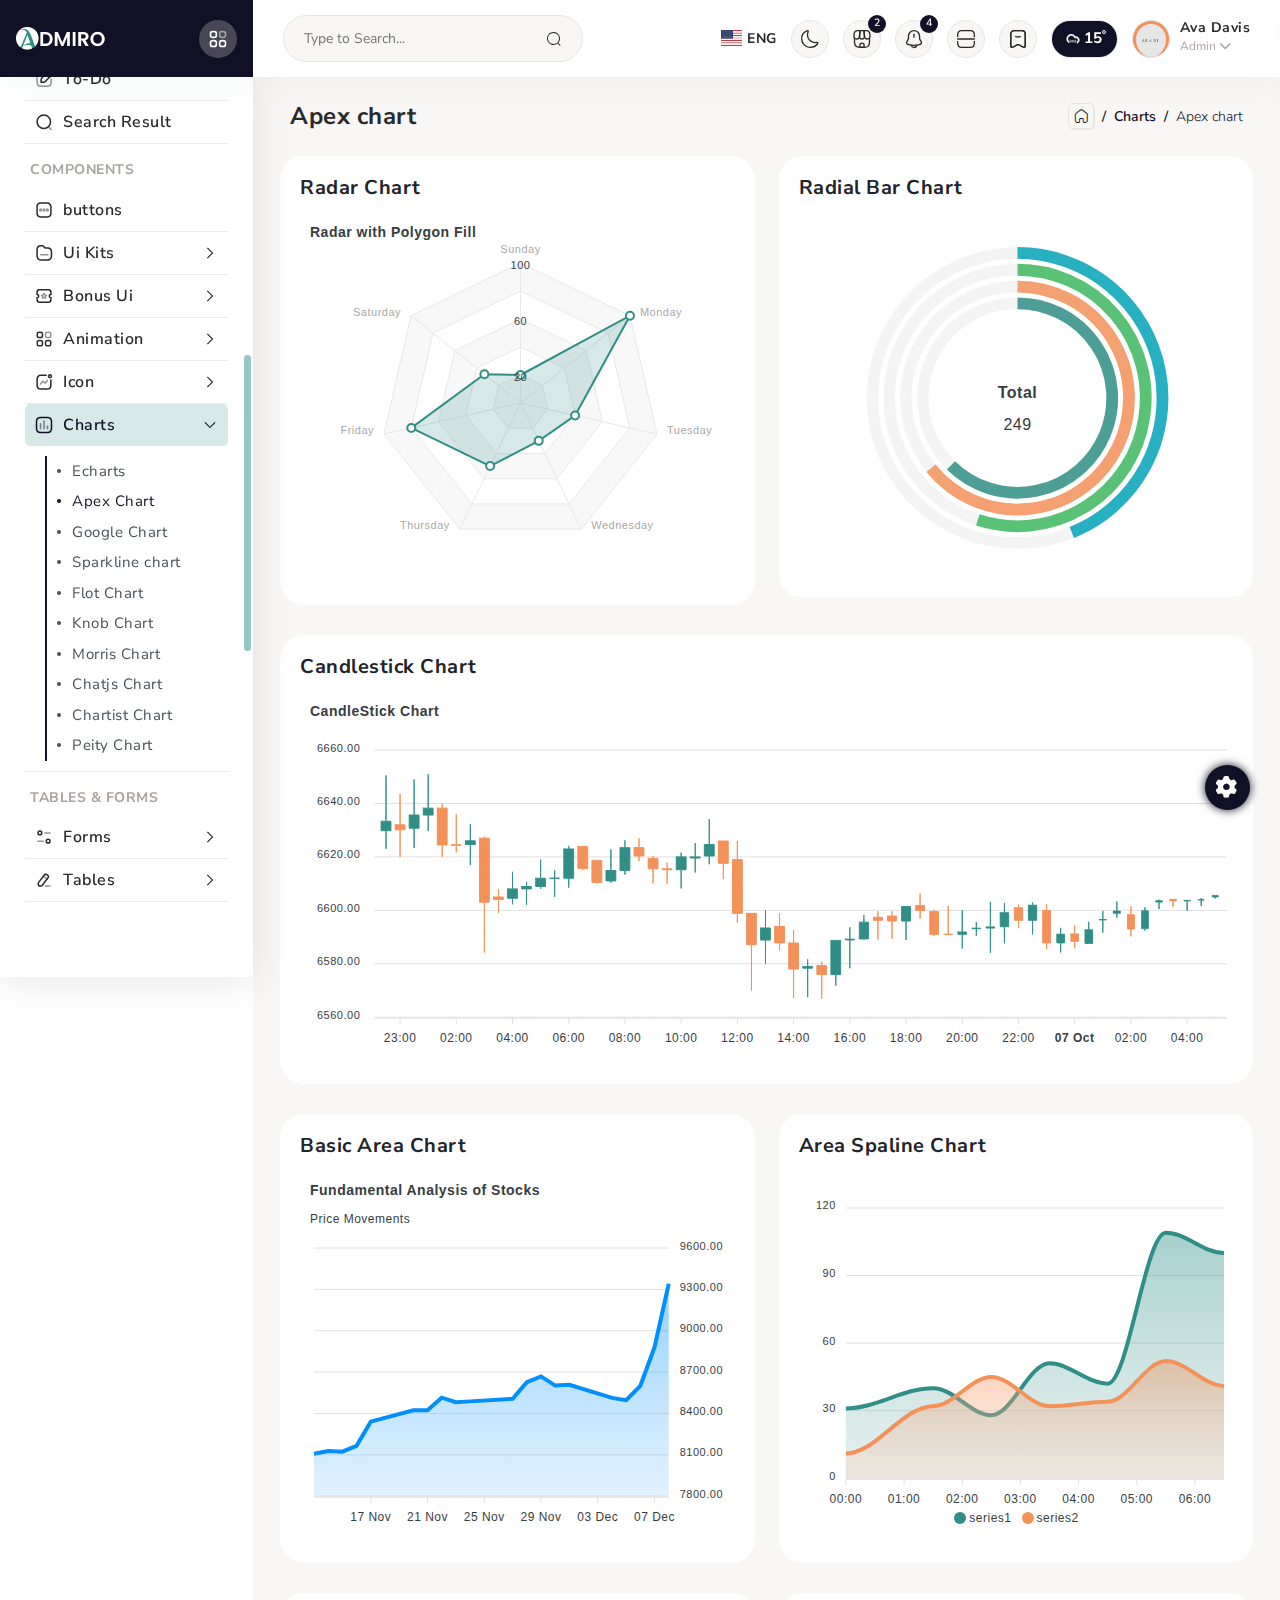
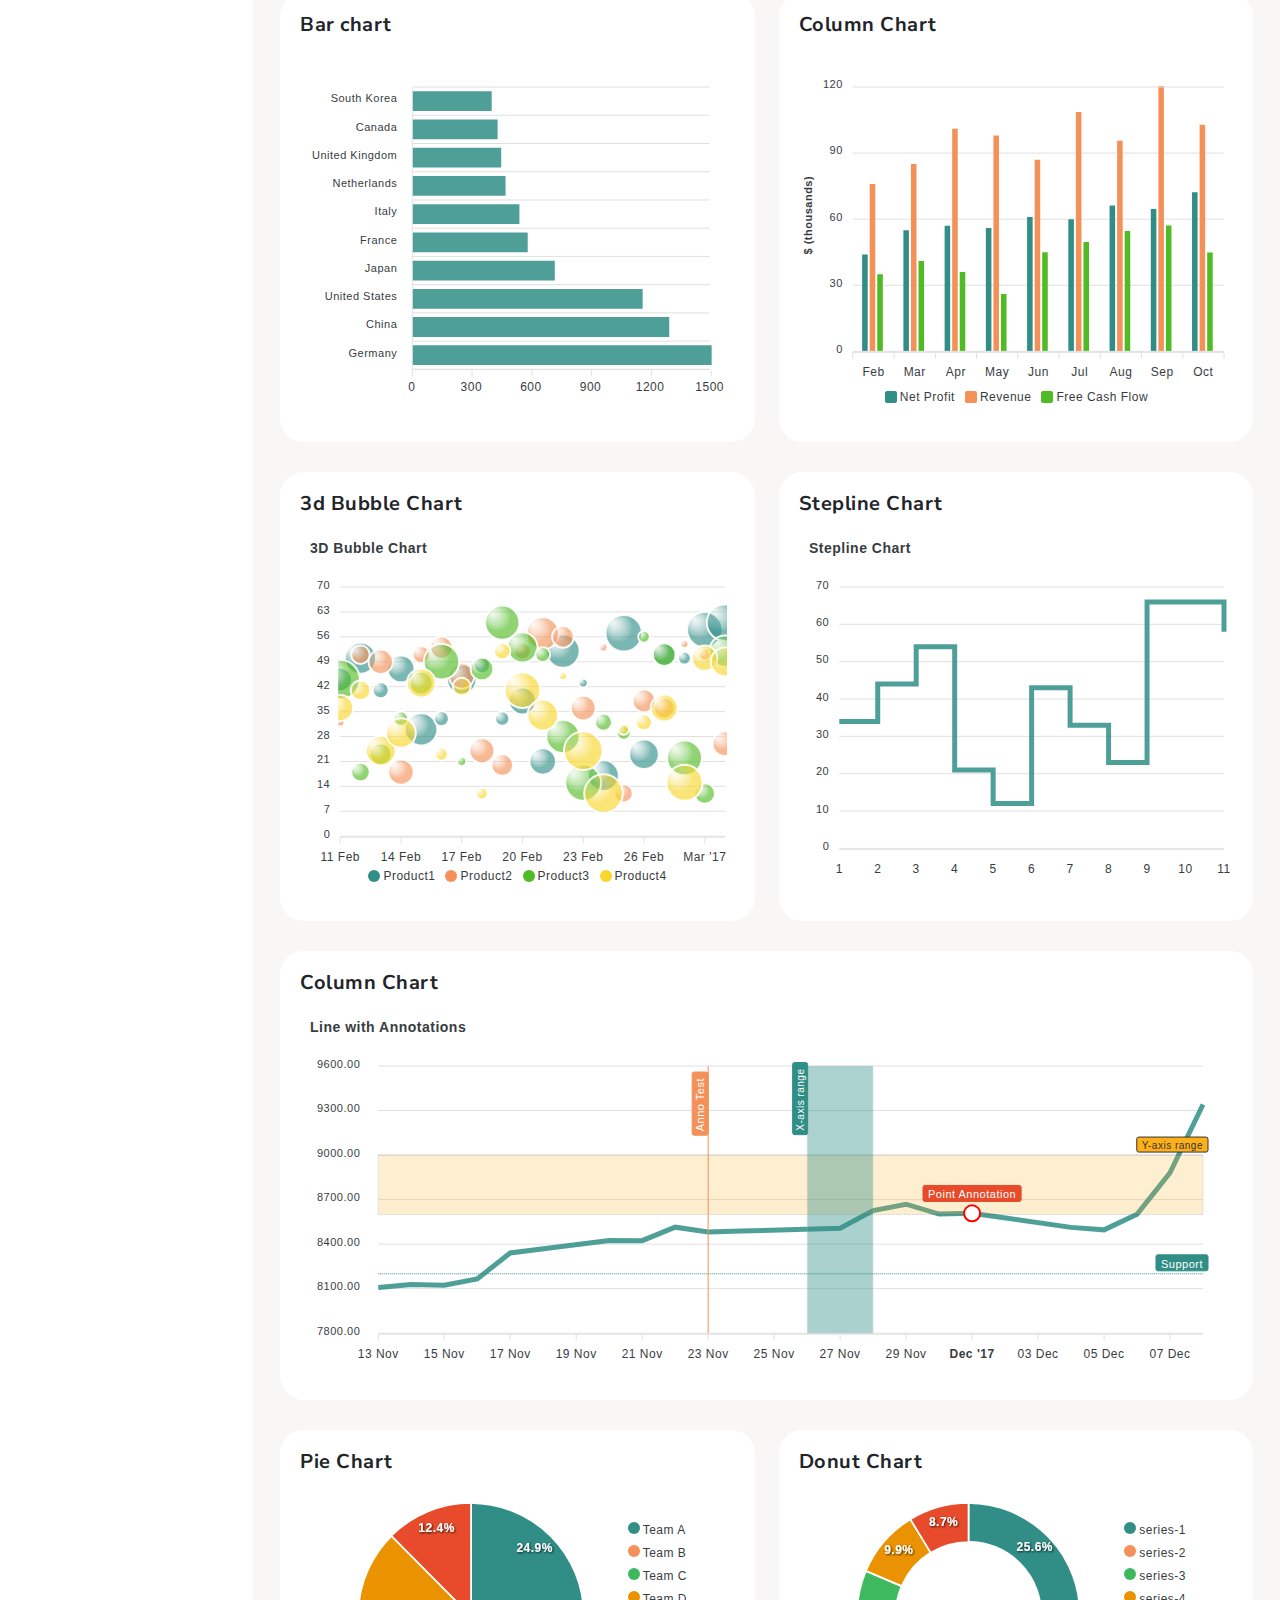
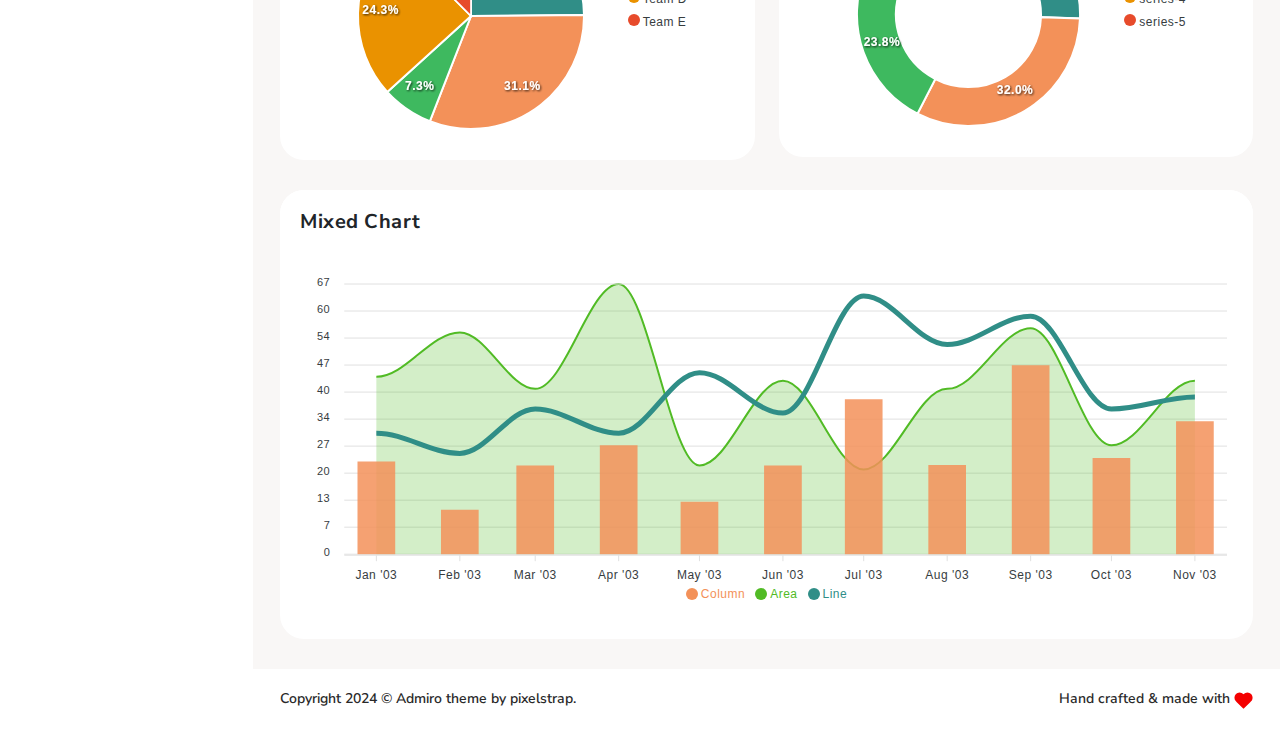
<file: template/apex_chart.html>
<!DOCTYPE html>
<html lang="en">
  <head>
    <meta http-equiv="Content-Type" content="text/html; charset=UTF-8">
    <meta http-equiv="X-UA-Compatible" content="IE=edge">
    <meta name="viewport" content="width=device-width, initial-scale=1.0">
    <meta name="description" content="Admiro admin is super flexible, powerful, clean &amp; modern responsive bootstrap 5 admin template with unlimited possibilities.">
    <meta name="keywords" content="admin template, Admiro admin template, best javascript admin, dashboard template, bootstrap admin template, responsive admin template, web app">
    <meta name="author" content="pixelstrap">
    <title>Admiro - Premium Admin Template</title>
    <!-- Favicon icon-->
    <link rel="icon" href="../assets/images/favicon.png" type="image/x-icon">
    <link rel="shortcut icon" href="../assets/images/favicon.png" type="image/x-icon">
    <!-- Google font-->
    <link rel="preconnect" href="https://fonts.googleapis.com">
    <link rel="preconnect" href="https://fonts.gstatic.com" crossorigin="">
    <link href="https://fonts.googleapis.com/css2?family=Nunito+Sans:opsz,wght@6..12,200;6..12,300;6..12,400;6..12,500;6..12,600;6..12,700;6..12,800;6..12,900;6..12,1000&amp;display=swap" rel="stylesheet">
    <!-- Flag icon css -->
    <link rel="stylesheet" href="../assets/css/vendors/flag-icon.css">
    <!-- iconly-icon-->
    <link rel="stylesheet" href="../assets/css/iconly-icon.css">
    <link rel="stylesheet" href="../assets/css/bulk-style.css">
    <!-- iconly-icon-->
    <link rel="stylesheet" href="../assets/css/themify.css">
    <!--fontawesome-->
    <link rel="stylesheet" href="../assets/css/fontawesome-min.css">
    <!-- Whether Icon css-->
    <link rel="stylesheet" type="text/css" href="../assets/css/vendors/weather-icons/weather-icons.min.css">
    <link rel="stylesheet" type="text/css" href="../assets/css/vendors/scrollbar.css">
    <link rel="stylesheet" type="text/css" href="../assets/css/vendors/slick.css">
    <link rel="stylesheet" type="text/css" href="../assets/css/vendors/slick-theme.css">
    <!-- App css -->
    <link id="color" rel="stylesheet" href="../assets/css/color-1.css" media="screen">
    <link rel="stylesheet" href="../assets/css/style.css">
  </head>
  <body>
    <!-- page-wrapper Start-->
    <!-- tap on top starts-->
    <div class="tap-top"><i class="iconly-Arrow-Up icli"></i></div>
    <!-- tap on tap ends-->
    <!-- loader-->
    <div class="loader-wrapper">
      <div class="loader"><span></span><span></span><span></span><span></span><span></span></div>
    </div>
    <div class="page-wrapper compact-wrapper" id="pageWrapper"> 
      <header class="page-header row">
        <div class="logo-wrapper d-flex align-items-center col-auto"><a href="index.html"><img class="light-logo img-fluid" src="../assets/images/logo/logo1.png" alt="logo"><img class="dark-logo img-fluid" src="../assets/images/logo/logo-dark.png" alt="logo"></a><a class="close-btn toggle-sidebar" href="javascript:void(0)">
            <svg class="svg-color">
              <use href="../assets/svg/iconly-sprite.svg#Category"></use>
            </svg></a></div>
        <div class="page-main-header col">
          <div class="header-left">
            <form class="form-inline search-full col" action="#" method="get">
              <div class="form-group w-100">
                <div class="Typeahead Typeahead--twitterUsers">
                  <div class="u-posRelative">
                    <input class="demo-input Typeahead-input form-control-plaintext w-100" type="text" placeholder="Search Admiro .." name="q" title="" autofocus>
                    <div class="spinner-border Typeahead-spinner" role="status"><span class="sr-only">Loading...</span></div><i class="close-search" data-feather="x"></i>
                  </div>
                  <div class="Typeahead-menu"></div>
                </div>
              </div>
            </form>
            <div class="form-group-header d-lg-block d-none">
              <div class="Typeahead Typeahead--twitterUsers">
                <div class="u-posRelative d-flex align-items-center"> 
                  <input class="demo-input py-0 Typeahead-input form-control-plaintext w-100" type="text" placeholder="Type to Search..." name="q" title=""><i class="search-bg iconly-Search icli"></i>
                </div>
              </div>
            </div>
          </div>
          <div class="nav-right">
            <ul class="header-right"> 
              <li class="custom-dropdown">
                <div class="translate_wrapper">
                  <div class="current_lang"><a class="lang" href="javascript:void(0)"><i class="flag-icon flag-icon-us"></i>
                      <h6 class="lang-txt f-w-700">ENG</h6></a></div>
                  <ul class="custom-menu profile-menu language-menu py-0 more_lang">
                                  <li class="d-block"><a class="lang" href="#" data-value="English"><i class="flag-icon flag-icon-us"></i>
                                      <div class="lang-txt">English</div></a></li>
                                  <li class="d-block"><a class="lang" href="#" data-value="fr"><i class="flag-icon flag-icon-fr"></i>
                                      <div class="lang-txt">Français</div></a></li>
                                  <li class="d-block"><a class="lang" href="#" data-value="es"><i class="flag-icon flag-icon-es"></i>
                                      <div class="lang-txt">Español</div></a></li>
                  </ul>
                </div>
              </li>
              <li class="search d-lg-none d-flex"> <a href="javascript:void(0)">
                  <svg>
                    <use href="../assets/svg/iconly-sprite.svg#Search"></use>
                  </svg></a></li>
              <li>  <a class="dark-mode" href="javascript:void(0)">
                  <svg>
                    <use href="../assets/svg/iconly-sprite.svg#moondark"></use>
                  </svg></a></li>
              <li class="custom-dropdown"><a href="javascript:void(0)">
                  <svg>
                    <use href="../assets/svg/iconly-sprite.svg#cart-icon"></use>
                  </svg></a><span class="badge rounded-pill badge-primary">2</span>
                <div class="custom-menu cart-dropdown py-0 overflow-hidden">
                  <h3 class="title dropdown-title">Cart</h3>
                  <ul class="pb-0">
                    <li>
                      <div class="d-flex"><img class="img-fluid b-r-5 me-3 img-60" src="../assets/images/dashboard-2/1.png" alt="">
                        <div class="flex-grow-1"><span class="f-w-600">Watch multicolor</span>
                          <div class="qty-box">
                            <div class="input-group"><span class="input-group-prepend">
                                <button class="btn quantity-left-minus" type="button" data-type="minus" data-field="">-</button></span>
                              <input class="form-control input-number" type="text" name="quantity" value="1"><span class="input-group-prepend">
                                <button class="btn quantity-right-plus" type="button" data-type="plus" data-field="">+</button></span>
                            </div>
                          </div>
                          <h6 class="font-primary">$500</h6>
                        </div>
                        <div class="close-circle"><a class="bg-danger" href="#"><i data-feather="x"></i></a></div>
                      </div>
                    </li>
                    <li>
                      <div class="d-flex"><img class="img-fluid b-r-5 me-3 img-60" src="../assets/images/dashboard-2/2.png" alt="">
                        <div class="flex-grow-1"><span class="f-w-600">Airpods</span>
                          <div class="qty-box">
                            <div class="input-group"><span class="input-group-prepend">
                                <button class="btn quantity-left-minus" type="button" data-type="minus" data-field="">-</button></span>
                              <input class="form-control input-number" type="text" name="quantity" value="1"><span class="input-group-prepend">
                                <button class="btn quantity-right-plus" type="button" data-type="plus" data-field="">+</button></span>
                            </div>
                          </div>
                          <h6 class="font-primary">$500.00</h6>
                        </div>
                        <div class="close-circle"><a class="bg-danger" href="#"><i data-feather="x"></i></a></div>
                      </div>
                    </li>
                    <li class="total">
                      <h6 class="mb-0">Order Total : <span class="f-w-600">$1000.00</span></h6>
                    </li>
                    <li class="text-center"><a class="d-block mb-3 view-cart f-w-700 text-primary" href="cart.html">Go to your cart</a><a class="btn btn-primary view-checkout text-white" href="checkout.html">Checkout</a></li>
                  </ul>
                </div>
              </li>
              <li class="custom-dropdown"><a href="javascript:void(0)">
                  <svg>
                    <use href="../assets/svg/iconly-sprite.svg#notification"></use>
                  </svg></a><span class="badge rounded-pill badge-primary">4</span>
                <div class="custom-menu notification-dropdown py-0 overflow-hidden">
                  <h3 class="title bg-primary-light dropdown-title">Notification <span class="font-primary">View all</span></h3>
                  <ul class="activity-timeline">
                    <li class="d-flex align-items-start">
                      <div class="activity-line"></div>
                      <div class="activity-dot-primary"></div>
                      <div class="flex-grow-1">
                        <h6 class="f-w-600 font-primary">30-04-2024<span>Today</span><span class="circle-dot-primary float-end">
                            <svg class="circle-color">
                              <use href="../assets/svg/iconly-sprite.svg#circle"></use>
                            </svg></span></h6>
                        <h5>Alice Goodwin</h5>
                        <p class="mb-0">Fashion should be fun. It shouldn't be labelled intellectual.</p>
                      </div>
                    </li>
                                  <li class="d-flex align-items-start">
                                    <div class="activity-dot-secondary"></div>
                                    <div class="flex-grow-1">
                                      <h6 class="f-w-600 font-secondary">28-06-2024<span>1 hour ago</span><span class="float-end circle-dot-secondary">
                                          <svg class="circle-color">
                                            <use href="../assets/svg/iconly-sprite.svg#circle"></use>
                                          </svg></span></h6>
                                      <h5>Herry Venter</h5>
                                      <p>I am convinced that there can be luxury in simplicity.</p>
                                    </div>
                                  </li>
                                  <li class="d-flex align-items-start">
                                    <div class="activity-dot-primary"></div>
                                    <div class="flex-grow-1">
                                      <h6 class="f-w-600 font-primary">04-08-2024<span>Today</span><span class="float-end circle-dot-primary">
                                          <svg class="circle-color">
                                            <use href="../assets/svg/iconly-sprite.svg#circle"></use>
                                          </svg></span></h6>
                                      <h5>Loain Deo</h5>
                                      <p>I feel that things happen for open new opportunities.</p>
                                    </div>
                                  </li>
                                  <li class="d-flex align-items-start">
                                    <div class="activity-dot-secondary"></div>
                                    <div class="flex-grow-1">
                                      <h6 class="f-w-600 font-secondary">12-11-2024<span>Yesterday</span><span class="float-end circle-dot-secondary">
                                          <svg class="circle-color">
                                            <use href="../assets/svg/iconly-sprite.svg#circle"></use>
                                          </svg></span></h6>
                                      <h5>Fenter Jessy</h5>
                                      <p>Sometimes the simplest things are the most profound.</p>
                                    </div>
                                  </li>
                  </ul>
                </div>
              </li>
              <li><a class="full-screen" href="javascript:void(0)"> 
                  <svg>
                    <use href="../assets/svg/iconly-sprite.svg#scanfull"></use>
                  </svg></a></li>
              <li class="custom-dropdown"><a href="javascript:void(0)">
                  <svg>
                    <use href="../assets/svg/iconly-sprite.svg#bookmark"></use>
                  </svg></a>
                <div class="custom-menu bookmark-dropdown py-0 overflow-hidden">
                  <h3 class="title bg-primary-light dropdown-title">Bookmark</h3>
                  <ul> 
                    <li> 
                      <form class="mb-0">
                        <div class="input-group">
                          <input class="form-control" type="text" placeholder="Search Bookmark..."><span class="input-group-text">
                            <svg class="svg-color">
                              <use href="../assets/svg/iconly-sprite.svg#Search"></use>
                            </svg></span>
                        </div>
                      </form>
                    </li>
                                  <li class="d-flex align-items-center">
                                    <div class="flex-shrink-0 me-2 btn-activity-primary"><a href="index.html">
                                        <svg class="svg-color">
                                          <use href="../assets/svg/iconly-sprite.svg#cube"></use>
                                        </svg></a></div>
                                    <div class="d-flex justify-content-between align-items-center w-100"><a href="index.html">Dashboard</a>
                                      <svg class="svg-color icon-star">
                                        <use href="../assets/svg/iconly-sprite.svg#star"></use>
                                      </svg>
                                    </div>
                                  </li>
                                  <li class="d-flex align-items-center">
                                    <div class="flex-shrink-0 me-2 btn-activity-secondary"><a href="to-do.html">
                                        <svg class="svg-color">
                                          <use href="../assets/svg/iconly-sprite.svg#check"></use>
                                        </svg></a></div>
                                    <div class="d-flex justify-content-between align-items-center w-100"><a href="to-do.html">To-do</a>
                                      <svg class="svg-color icon-star">
                                        <use href="../assets/svg/iconly-sprite.svg#star"></use>
                                      </svg>
                                    </div>
                                  </li>
                                  <li class="d-flex align-items-center">
                                    <div class="flex-shrink-0 me-2 btn-activity-danger"><a href="apex_chart.html">
                                        <svg class="svg-color">
                                          <use href="../assets/svg/iconly-sprite.svg#pie"></use>
                                        </svg></a></div>
                                    <div class="d-flex justify-content-between align-items-center w-100"><a href="apex_chart.html">Chart</a>
                                      <svg class="svg-color icon-star">
                                        <use href="../assets/svg/iconly-sprite.svg#star"></use>
                                      </svg>
                                    </div>
                                  </li>
                  </ul>
                </div>
              </li>
              <li class="cloud-design"><a class="cloud-mode">
                  <svg class="climacon climacon_cloudDrizzle" id="cloudDrizzle" version="1.1" viewBox="15 15 70 70">
                    <g class="climacon_iconWrap climacon_iconWrap-cloudDrizzle">
                      <g class="climacon_wrapperComponent climacon_wrapperComponent-drizzle">
                        <path class="climacon_component climacon_component-stroke climacon_component-stroke_drizzle climacon_component-stroke_drizzle-left" d="M42.001,53.644c1.104,0,2,0.896,2,2v3.998c0,1.105-0.896,2-2,2c-1.105,0-2.001-0.895-2.001-2v-3.998C40,54.538,40.896,53.644,42.001,53.644z"></path>
                        <path class="climacon_component climacon_component-stroke climacon_component-stroke_drizzle climacon_component-stroke_drizzle-middle" d="M49.999,53.644c1.104,0,2,0.896,2,2v4c0,1.104-0.896,2-2,2s-1.998-0.896-1.998-2v-4C48.001,54.54,48.896,53.644,49.999,53.644z"></path>
                        <path class="climacon_component climacon_component-stroke climacon_component-stroke_drizzle climacon_component-stroke_drizzle-right" d="M57.999,53.644c1.104,0,2,0.896,2,2v3.998c0,1.105-0.896,2-2,2c-1.105,0-2-0.895-2-2v-3.998C55.999,54.538,56.894,53.644,57.999,53.644z"></path>
                      </g>
                      <g class="climacon_wrapperComponent climacon_wrapperComponent-cloud">
                        <path class="climacon_component climacon_component-stroke climacon_component-stroke_cloud" d="M63.999,64.944v-4.381c2.387-1.386,3.998-3.961,3.998-6.92c0-4.418-3.58-8-7.998-8c-1.603,0-3.084,0.481-4.334,1.291c-1.232-5.316-5.973-9.29-11.664-9.29c-6.628,0-11.999,5.372-11.999,12c0,3.549,1.55,6.729,3.998,8.926v4.914c-4.776-2.769-7.998-7.922-7.998-13.84c0-8.836,7.162-15.999,15.999-15.999c6.004,0,11.229,3.312,13.965,8.203c0.664-0.113,1.336-0.205,2.033-0.205c6.627,0,11.998,5.373,11.998,12C71.997,58.864,68.655,63.296,63.999,64.944z"></path>
                      </g>
                    </g>
                  </svg>
                  <h3>15</h3></a></li>
              <li class="profile-nav custom-dropdown">
                <div class="user-wrap">
                  <div class="user-img"><img src="../assets/images/profile.png" alt="user"></div>
                  <div class="user-content">
                    <h6>Ava Davis</h6>
                    <p class="mb-0">Admin<i class="fa-solid fa-chevron-down"></i></p>
                  </div>
                </div>
                <div class="custom-menu overflow-hidden">
                  <ul class="profile-body">
                    <li class="d-flex"> 
                      <svg class="svg-color">
                        <use href="../assets/svg/iconly-sprite.svg#Profile"></use>
                      </svg><a class="ms-2" href="user-profile.html">Account</a>
                    </li>
                    <li class="d-flex"> 
                      <svg class="svg-color">
                        <use href="../assets/svg/iconly-sprite.svg#Message"></use>
                      </svg><a class="ms-2" href="letter-box.html">Inbox</a>
                    </li>
                    <li class="d-flex"> 
                      <svg class="svg-color">
                        <use href="../assets/svg/iconly-sprite.svg#Document"></use>
                      </svg><a class="ms-2" href="to-do.html">Task</a>
                    </li>
                    <li class="d-flex"> 
                      <svg class="svg-color">
                        <use href="../assets/svg/iconly-sprite.svg#Login"></use>
                      </svg><a class="ms-2" href="login.html">Log Out</a>
                    </li>
                  </ul>
                </div>
              </li>
            </ul>
          </div>
        </div>
      </header>
      <!-- Page Body Start-->
      <div class="page-body-wrapper">
        <!-- Page sidebar start-->
        <aside class="page-sidebar"> 
          <div class="left-arrow" id="left-arrow"><i data-feather="arrow-left"></i></div>
          <div class="main-sidebar" id="main-sidebar">
            <ul class="sidebar-menu" id="simple-bar">
              <li class="pin-title sidebar-main-title">  
                <div> 
                  <h5 class="sidebar-title f-w-700">Pinned</h5>
                </div>
              </li>
              <li class="sidebar-main-title">
                <div>
                  <h5 class="lan-1 f-w-700 sidebar-title">General</h5>
                </div>
              </li>
              <li class="sidebar-list"><i class="fa-solid fa-thumbtack"></i><a class="sidebar-link" href="javascript:void(0)"> 
                  <svg class="stroke-icon">
                    <use href="../assets/svg/iconly-sprite.svg#Home-dashboard"></use>
                  </svg>
                  <h6>Dashboards</h6><span class="badge">3</span><i class="iconly-Arrow-Right-2 icli"></i></a>
                <ul class="sidebar-submenu">
                  <li> <a href="index.html">Default</a></li>
                  <li><a href="dashboard-02.html">Ecommerce </a></li>
                  <li> <a href="dashboard-03.html">Education</a></li>
                </ul>
              </li>
              <li class="sidebar-list"> <i class="fa-solid fa-thumbtack"></i><a class="sidebar-link" href="javascript:void(0)">
                  <svg class="stroke-icon">
                    <use href="../assets/svg/iconly-sprite.svg#Pie"></use>
                  </svg>
                  <h6 class="lan-2">Widgets </h6><i class="iconly-Arrow-Right-2 icli"></i></a>
                <ul class="sidebar-submenu">
                  <li> <a href="general-widget.html">General</a></li>
                  <li><a href="chart-widget.html">Chart</a></li>
                </ul>
              </li>
              <li class="sidebar-list"><i class="fa-solid fa-thumbtack"></i><a class="sidebar-link" href="javascript:void(0)">
                  <svg class="stroke-icon">
                    <use href="../assets/svg/iconly-sprite.svg#Document"></use>
                  </svg>
                  <h6 class="lan-3">Page layout</h6><i class="iconly-Arrow-Right-2 icli"> </i></a>
                <ul class="sidebar-submenu">
                  <li> <a href="box-layout.html">Box Layout</a></li>
                  <li><a href="layout-rtl.html">RTL</a></li>
                  <li> <a href="layout-dark.html">Dark</a></li>
                </ul>
              </li>
              <li class="sidebar-main-title">
                <div>
                  <h5 class="f-w-700 sidebar-title pt-3">Application</h5>
                </div>
              </li>
              <li class="sidebar-list"> <i class="fa-solid fa-thumbtack"></i><a class="sidebar-link" href="javascript:void(0)">
                  <svg class="stroke-icon">
                    <use href="../assets/svg/iconly-sprite.svg#Info-circle"></use>
                  </svg>
                  <h6 class="f-w-600">Project</h6><i class="iconly-Arrow-Right-2 icli"></i></a>
                <ul class="sidebar-submenu">
                  <li> <a href="project-list.html">Project list </a></li>
                  <li> <a href="projectcreate.html">Project create </a></li>
                </ul>
              </li>
              <li class="sidebar-list"> <i class="fa-solid fa-thumbtack"></i><a class="sidebar-link" href="file-manager.html">
                  <svg class="stroke-icon">
                    <use href="../assets/svg/iconly-sprite.svg#Paper"></use>
                  </svg>
                  <h6 class="f-w-600">File Manager </h6></a></li>
              <li class="sidebar-list"> <i class="fa-solid fa-thumbtack"></i><a class="sidebar-link" href="kanban-board.html">
                  <svg class="stroke-icon">
                    <use href="../assets/svg/iconly-sprite.svg#Wallet"></use>
                  </svg>
                  <h6 class="f-w-600">Kanban board</h6></a></li>
              <li class="sidebar-list"> <i class="fa-solid fa-thumbtack"></i><a class="sidebar-link" href="javascript:void(0)">
                  <svg class="stroke-icon">
                    <use href="../assets/svg/iconly-sprite.svg#Bag"></use>
                  </svg>
                  <h6 class="f-w-600">Ecommerce</h6><i class="iconly-Arrow-Right-2 icli"> </i></a>
                <ul class="sidebar-submenu">
                  <li> <a href="add-products.html">Add Products</a></li>
                  <li> <a href="product.html">Product</a></li>
                  <li> <a href="product-page.html">Product Page</a></li>
                  <li> <a href="category.html">Category page</a></li>
                  <li> <a href="list-products.html">Product list</a></li>
                  <li> <a href="payment-details.html">Payment Details</a></li>
                  <li> <a href="order-history.html">Order History</a></li>
                  <li><a class="submenu-title" href="javascript:void(0)">Invoices<i class="iconly-Arrow-Right-2 icli"> </i></a>
                    <ul class="according-submenu">
                      <li> <a href="invoices-1.html">Invoices 1</a></li>
                      <li> <a href="invoices-2.html">Invoices 2</a></li>
                      <li> <a href="invoices-3.html">Invoices 3</a></li>
                      <li> <a href="invoices-4.html">Invoices 4</a></li>
                      <li> <a href="invoices-5.html">Invoices 5</a></li>
                      <li> <a href="invoices-6.html">Invoices 6</a></li>
                    </ul>
                  </li>
                  <li> <a href="cart.html">Cart</a></li>
                  <li> <a href="list-wish.html">Wishlist</a></li>
                  <li> <a href="checkout.html">Checkout</a></li>
                  <li> <a href="pricing.html">Pricing </a></li>
                </ul>
              </li>
              <li class="sidebar-list"> <i class="fa-solid fa-thumbtack"></i><a class="sidebar-link" href="letter-box.html">
                  <svg class="stroke-icon">
                    <use href="../assets/svg/iconly-sprite.svg#Message"></use>
                  </svg>
                  <h6 class="f-w-600">Letter Box</h6></a></li>
              <li class="sidebar-list"> <i class="fa-solid fa-thumbtack"></i><a class="sidebar-link" href="javascript:void(0)">
                  <svg class="stroke-icon">
                    <use href="../assets/svg/iconly-sprite.svg#Chat"></use>
                  </svg>
                  <h6 class="f-w-600">Chat</h6><i class="iconly-Arrow-Right-2 icli"> </i></a>
                <ul class="sidebar-submenu">
                  <li> <a href="private-chat.html">Private Chat</a></li>
                  <li> <a href="group-chat.html">Group Chat</a></li>
                </ul>
              </li>
              <li class="sidebar-list"> <i class="fa-solid fa-thumbtack"></i><a class="sidebar-link" href="javascript:void(0)">
                  <svg class="stroke-icon">
                    <use href="../assets/svg/iconly-sprite.svg#Profile"></use>
                  </svg>
                  <h6 class="f-w-600">Users</h6><i class="iconly-Arrow-Right-2 icli"> </i></a>
                <ul class="sidebar-submenu">
                  <li> <a href="user-profile.html">Users Profile</a></li>
                  <li> <a href="edit-profile.html">Users Edit</a></li>
                  <li> <a href="user-cards.html">Users Cards      </a></li>
                </ul>
              </li>
              <li class="sidebar-list"> <i class="fa-solid fa-thumbtack"></i><a class="sidebar-link" href="bookmark.html">
                  <svg class="stroke-icon">
                    <use href="../assets/svg/iconly-sprite.svg#Bookmark"></use>
                  </svg>
                  <h6 class="f-w-600">Bookmarks</h6></a></li>
              <li class="sidebar-list"> <i class="fa-solid fa-thumbtack"></i><a class="sidebar-link" href="contacts.html">
                  <svg class="stroke-icon">
                    <use href="../assets/svg/iconly-sprite.svg#Contacts"></use>
                  </svg>
                  <h6 class="f-w-600">Contacts   </h6></a></li>
              <li class="sidebar-list"> <i class="fa-solid fa-thumbtack"></i><a class="sidebar-link" href="task.html">
                  <svg class="stroke-icon">
                    <use href="../assets/svg/iconly-sprite.svg#Tick-square"></use>
                  </svg>
                  <h6 class="f-w-600">Tasks</h6></a></li>
              <li class="sidebar-list"> <i class="fa-solid fa-thumbtack"></i><a class="sidebar-link" href="calendar-basic.html">
                  <svg class="stroke-icon">
                    <use href="../assets/svg/iconly-sprite.svg#Calendar"></use>
                  </svg>
                  <h6 class="f-w-600">Calendar  </h6></a></li>
              <li class="sidebar-list"> <i class="fa-solid fa-thumbtack"></i><a class="sidebar-link" href="social-app.html">
                  <svg class="stroke-icon">
                    <use href="../assets/svg/iconly-sprite.svg#Camera"></use>
                  </svg>
                  <h6 class="f-w-600">Social App</h6></a></li>
              <li class="sidebar-list"> <i class="fa-solid fa-thumbtack"></i><a class="sidebar-link" href="to-do.html">
                  <svg class="stroke-icon">
                    <use href="../assets/svg/iconly-sprite.svg#Edit"></use>
                  </svg>
                  <h6 class="f-w-600">To-Do </h6></a></li>
              <li class="sidebar-list"> <i class="fa-solid fa-thumbtack"></i><a class="sidebar-link" href="search.html">
                  <svg class="stroke-icon">
                    <use href="../assets/svg/iconly-sprite.svg#Search-sidebar"></use>
                  </svg>
                  <h6 class="f-w-600">Search Result                                                </h6></a></li>
              <li class="sidebar-main-title">
                <div>
                  <h5 class="f-w-700 sidebar-title pt-3">Components</h5>
                </div>
              </li>
              <li class="sidebar-list"> <i class="fa-solid fa-thumbtack"></i><a class="sidebar-link" href="buttons.html">
                  <svg class="stroke-icon">
                    <use href="../assets/svg/iconly-sprite.svg#More-box"></use>
                  </svg>
                  <h6 class="f-w-600">buttons </h6></a></li>
              <li class="sidebar-list"> <i class="fa-solid fa-thumbtack"></i><a class="sidebar-link" href="javascript:void(0)">
                  <svg class="stroke-icon">
                    <use href="../assets/svg/iconly-sprite.svg#Folder"></use>
                  </svg>
                  <h6 class="f-w-600">Ui Kits</h6><i class="iconly-Arrow-Right-2 icli"> </i></a>
                <ul class="sidebar-submenu">
                  <li> <a href="typography.html">Typography</a></li>
                  <li><a href="avatars.html">Avatars</a></li>
                  <li> <a href="alert.html">Alert</a></li>
                  <li> <a href="helper-classes.html">Helper classes</a></li>
                  <li> <a href="grid.html">Grid</a></li>
                  <li> <a href="accordion.html">Accordion</a></li>
                  <li> <a href="tag-pills.html">Tag pills</a></li>
                  <li> <a href="modal.html">Modal </a></li>
                  <li> <a href="popover.html">Popover </a></li>
                  <li> <a href="progress-bar.html">Progress bar</a></li>
                  <li> <a href="tab-bootstrap.html">Tab bootstrap</a></li>
                  <li> <a href="tooltip.html">Tooltip</a></li>
                  <li> <a href="dropdown.html"> Dropdown</a></li>
                  <li> <a href="list.html">List</a></li>
                </ul>
              </li>
              <li class="sidebar-list"><i class="fa-solid fa-thumbtack"></i><a class="sidebar-link" href="javascript:void(0)">
                  <svg class="stroke-icon">
                    <use href="../assets/svg/iconly-sprite.svg#Ticket-star"></use>
                  </svg>
                  <h6 class="f-w-600">Bonus Ui</h6><i class="iconly-Arrow-Right-2 icli"></i></a>
                <ul class="sidebar-submenu"> 
                  <li><a href="scrollable.html">Scrollable</a></li>
                  <li> <a href="tree.html">Tree view </a></li>
                  <li><a href="toasts.html">Toasts </a></li>
                  <li> <a href="rating.html">Rating</a></li>
                  <li> <a href="dropzone.html">Dropzone</a></li>
                  <li> <a href="tour.html">Tour</a></li>
                  <li> <a href="sweetalert2.html">Sweetalert2 </a></li>
                  <li> <a href="modal-animated.html">Animated Modal</a></li>
                  <li> <a href="slider.html">Slider</a></li>
                  <li> <a href="ribbons.html">Ribbons</a></li>
                  <li><a href="pagination.html">Pagination</a></li>
                  <li> <a href="breadcrumb.html">Breadcrumb</a></li>
                  <li> <a href="range-slider.html">Range slider</a></li>
                  <li> <a href="image-cropper.html">Image cropper</a></li>
                  <li> <a href="basic-card.html">Basic Card</a></li>
                  <li> <a href="creative-card.html">Creative Card</a></li>
                  <li> <a href="dragable-card.html">Dragable Card </a></li>
                  <li> <a href="timeline.html">Timeline</a></li>
                </ul>
              </li>
              <li class="sidebar-list"> <i class="fa-solid fa-thumbtack"></i><a class="sidebar-link" href="javascript:void(0)">
                  <svg class="stroke-icon">
                    <use href="../assets/svg/iconly-sprite.svg#Category"></use>
                  </svg>
                  <h6 class="f-w-600">Animation </h6><i class="iconly-Arrow-Right-2 icli"></i></a>
                <ul class="sidebar-submenu"> 
                  <li>  <a href="AOS.html">aos</a></li>
                  <li>  <a href="WOW.html">wow</a></li>
                </ul>
              </li>
              <li class="sidebar-list"> <i class="fa-solid fa-thumbtack"></i><a class="sidebar-link" href="javascript:void(0)">
                  <svg class="stroke-icon">
                    <use href="../assets/svg/iconly-sprite.svg#Activity"></use>
                  </svg>
                  <h6 class="f-w-600">Icon</h6><i class="iconly-Arrow-Right-2 icli"></i></a>
                <ul class="sidebar-submenu"> 
                  <li><a href="font-awesome.html">Fontawesome icon</a></li>
                  <li><a href="feather_icon.html">Feather icon</a></li>
                  <li> <a href="iconly-icon.html">Iconly icon </a></li>
                  <li> <a href="themify-icon.html">Themify Icon</a></li>
                </ul>
              </li>
              <li class="sidebar-list"> <i class="fa-solid fa-thumbtack"></i><a class="sidebar-link" href="javascript:void(0)">
                  <svg class="stroke-icon">
                    <use href="../assets/svg/iconly-sprite.svg#Chart"></use>
                  </svg>
                  <h6 class="f-w-600">Charts</h6><i class="iconly-Arrow-Right-2 icli"></i></a>
                <ul class="sidebar-submenu">
                  <li><a href="echarts.html">Echarts</a></li>
                  <li> <a href="apex_chart.html">Apex Chart</a></li>
                  <li> <a href="chart-google.html">Google Chart</a></li>
                  <li> <a href="chart-sparkline.html">Sparkline chart</a></li>
                  <li> <a href="chart-flot.html">Flot Chart</a></li>
                  <li> <a href="chart-knob.html">Knob Chart</a></li>
                  <li> <a href="chart-morris.html">Morris Chart</a></li>
                  <li> <a href="chartjs.html">Chatjs Chart</a></li>
                  <li> <a href="chartist_chart.html">Chartist Chart</a></li>
                  <li><a href="chart-peity.html">Peity Chart</a></li>
                </ul>
              </li>
              <li class="sidebar-main-title">
                <div>
                  <h5 class="sidebar-title pt-3 f-w-700">Tables & Forms</h5>
                </div>
              </li>
              <li class="sidebar-list"> <i class="fa-solid fa-thumbtack"></i><a class="sidebar-link" href="javascript:void(0)">
                  <svg class="stroke-icon">
                    <use href="../assets/svg/iconly-sprite.svg#Filter"></use>
                  </svg>
                  <h6 class="f-w-600">Forms</h6><i class="iconly-Arrow-Right-2 icli"> </i></a>
                <ul class="sidebar-submenu">
                  <li><a class="submenu-title" href="javascript:void(0)">form-control<i class="iconly-Arrow-Right-2 icli"> </i></a>
                    <ul class="according-submenu">
                      <li> <a href="base-input.html">Base input</a></li>
                      <li> <a href="form-validation.html">Form validation</a></li>
                      <li> <a href="radio-checkbox-control.html">Checkbox & Radio </a></li>
                      <li> <a href="input-group.html">Input group</a></li>
                      <li> <a href="input-mask.html">Input mask</a></li>
                      <li> <a href="megaoptions.html">Mega Options                                                    </a></li>
                    </ul>
                  </li>
                  <li><a class="submenu-title" href="javascript:void(0)">Form Widgets<i class="iconly-Arrow-Right-2 icli"> </i></a>
                    <ul class="according-submenu">
                      <li> <a href="datepicker.html">Datepicker</a></li>
                      <li> <a href="touchspin.html">Touchspin</a></li>
                      <li> <a href="select2.html">Select2 </a></li>
                      <li> <a href="switch.html">Switch </a></li>
                      <li> <a href="typehead.html">Typehead </a></li>
                      <li> <a href="clipboard.html">Clipboard</a></li>
                    </ul>
                  </li>
                  <li><a class="submenu-title" href="javascript:void(0)">Form Layout<i class="iconly-Arrow-Right-2 icli"> </i></a>
                    <ul class="according-submenu">
                      <li> <a href="form-wizard.html">Form wizard 1</a></li>
                      <li> <a href="form-wizard-two.html">Form wizard 2</a></li>
                      <li> <a href="form-wizard-three.html">Two factor</a></li>
                    </ul>
                  </li>
                </ul>
              </li>
              <li class="sidebar-list"> <i class="fa-solid fa-thumbtack"></i><a class="sidebar-link" href="javascript:void(0)">
                  <svg class="stroke-icon">
                    <use href="../assets/svg/iconly-sprite.svg#Edit-line"></use>
                  </svg>
                  <h6 class="f-w-600">Tables</h6><i class="iconly-Arrow-Right-2 icli"> </i></a>
                <ul class="sidebar-submenu">
                  <li><a class="submenu-title" href="javascript:void(0)">Bootstrap Tables<i class="iconly-Arrow-Right-2 icli"> </i></a>
                    <ul class="according-submenu">
                      <li> <a href="basic-table.html">Basic Tables</a></li>
                      <li> <a href="table-components.html">Table components</a></li>
                    </ul>
                  </li>
                  <li><a class="submenu-title" href="javascript:void(0)">Data Tables<i class="iconly-Arrow-Right-2 icli"> </i></a>
                    <ul class="according-submenu">
                      <li> <a href="datatable-basic-init.html">Basic Init</a></li>
                      <li> <a href="datatable-advance.html">Advance Init</a></li>
                      <li> <a href="datatable-API.html">API</a></li>
                      <li><a href="datatable-data-source.html">Data Sources</a></li>
                    </ul>
                  </li>
                  <li> <a href="datatable-ext-autofill.html">Ex. Data Tables</a></li>
                  <li> <a href="jsgrid-table.html">Js Grid Table         </a></li>
                </ul>
              </li>
              <li class="sidebar-main-title">
                <div>
                  <h5 class="sidebar-title pt-3 f-w-700">Pages</h5>
                </div>
              </li>
              <li class="sidebar-list"> <i class="fa-solid fa-thumbtack"></i><a class="sidebar-link" href="landing-page.html">
                  <svg class="stroke-icon">
                    <use href="../assets/svg/iconly-sprite.svg#Wallet"></use>
                  </svg>
                  <h6 class="f-w-600">Landing page</h6></a></li>
              <li class="sidebar-list"><i class="fa-solid fa-thumbtack"></i><a class="sidebar-link" href="sample-page.html">
                  <svg class="stroke-icon">
                    <use href="../assets/svg/iconly-sprite.svg#Paper-plus"></use>
                  </svg>
                  <h6 class="f-w-600">Sample page</h6></a></li>
              <li class="sidebar-list"> <i class="fa-solid fa-thumbtack"></i><a class="sidebar-link" href="internationalization.html">
                  <svg class="stroke-icon">
                    <use href="../assets/svg/iconly-sprite.svg#Play"></use>
                  </svg>
                  <h6 class="f-w-600">Internationalization</h6></a></li>
              <li class="sidebar-list"> <i class="fa-solid fa-thumbtack"></i><a class="sidebar-link" href="../starter-kit/index.html" target="_blank">
                  <svg class="stroke-icon">
                    <use href="../assets/svg/iconly-sprite.svg#Star-kit"></use>
                  </svg>
                  <h6 class="f-w-600">Starter kit</h6></a></li>
              <li class="sidebar-list"> <i class="fa-solid fa-thumbtack"></i><a class="sidebar-link" href="javascript:void(0)">
                  <svg class="stroke-icon">
                    <use href="../assets/svg/iconly-sprite.svg#Password"></use>
                  </svg>
                  <h6 class="f-w-600">Others</h6><i class="iconly-Arrow-Right-2 icli"> </i></a>
                <ul class="sidebar-submenu">
                  <li><a class="submenu-title" href="javascript:void(0)">Error Page<i class="iconly-Arrow-Right-2 icli"> </i></a>
                    <ul class="according-submenu">
                      <li> <a href="error-page1.html">Error page 1</a></li>
                      <li> <a href="error-page2.html">Error page 2</a></li>
                      <li> <a href="error-page3.html">Error page 3</a></li>
                      <li> <a href="error-page4.html">Error page 4</a></li>
                      <li> <a href="error-page5.html">Error page 5</a></li>
                      <li> <a href="error-page6.html">Error page 6</a></li>
                    </ul>
                  </li>
                  <li><a class="submenu-title" href="javascript:void(0)"> Authentication<i class="iconly-Arrow-Right-2 icli"> </i></a>
                    <ul class="according-submenu">
                      <li> <a href="login.html" target="_blank">Login Simple</a></li>
                      <li> <a href="login_one.html" target="_blank">Login with bg image</a></li>
                      <li> <a href="login_two.html" target="_blank">Login with image two</a></li>
                      <li> <a href="login-bs-validation.html" target="_blank">Login With validation</a></li>
                      <li> <a href="login-bs-tt-validation.html" target="_blank">Login with tooltip</a></li>
                      <li> <a href="login-sa-validation.html" target="_blank">Login with sweetalert</a></li>
                      <li> <a href="sign-up.html" target="_blank">Register Simple</a></li>
                      <li> <a href="sign-up-one.html" target="_blank">Register with Bg Image</a></li>
                      <li> <a href="sign-up-two.html" target="_blank">Register with image two</a></li>
                      <li> <a href="sign-up-wizard.html" target="_blank">Register wizard</a></li>
                      <li> <a href="unlock.html">Unlock User</a></li>
                      <li> <a href="forget-password.html">Forget Password</a></li>
                      <li> <a href="reset-password.html">Reset Password</a></li>
                      <li> <a href="maintenance.html">Maintenance</a></li>
                    </ul>
                  </li>
                  <li><a class="submenu-title" href="javascript:void(0)">Coming Soon<i class="iconly-Arrow-Right-2 icli"> </i></a>
                    <ul class="according-submenu">
                      <li> <a href="comingsoon.html">Coming Simple</a></li>
                      <li> <a href="comingsoon-bg-video.html">Coming with Bg video</a></li>
                      <li> <a href="comingsoon-bg-img.html">Coming with Bg Image</a></li>
                    </ul>
                  </li>
                  <li><a class="submenu-title" href="javascript:void(0)">Email templates<i class="iconly-Arrow-Right-2 icli"> </i></a>
                    <ul class="according-submenu">
                      <li> <a href="basic-template.html">Basic Email</a></li>
                      <li> <a href="email-header.html">Basic With Header</a></li>
                      <li> <a href="template-email.html">Ecomerce Template</a></li>
                      <li> <a href="template-email-2.html">Email Template 2</a></li>
                      <li> <a href="ecommerce-templates.html">Ecommerce Email</a></li>
                      <li> <a href="email-order-success.html">Order Success</a></li>
                    </ul>
                  </li>
                </ul>
              </li>
              <li class="sidebar-main-title">
                <div>
                  <h5 class="sidebar-title pt-3 f-w-700">Miscellaneous</h5>
                </div>
              </li>
              <li class="sidebar-list"> <i class="fa-solid fa-thumbtack"></i><a class="sidebar-link" href="javascript:void(0)">
                  <svg class="stroke-icon">
                    <use href="../assets/svg/iconly-sprite.svg#Gallery"></use>
                  </svg>
                  <h6 class="f-w-600">Gallery  </h6><i class="iconly-Arrow-Right-2 icli"></i></a>
                <ul class="sidebar-submenu">
                  <li> <a href="gallery.html">Gallery Grid</a></li>
                  <li> <a href="gallery-with-description.html">Gallery Grid Desc</a></li>
                  <li> <a href="masonary.html">Masonary Gallery</a></li>
                  <li> <a href="masonary_with_disc.html">Masonary With Desc</a></li>
                  <li> <a href="gallery-hover.html">Hover Effects</a></li>
                </ul>
              </li>
              <li class="sidebar-list"> <i class="fa-solid fa-thumbtack"></i><a class="sidebar-link" href="javascript:void(0)">
                  <svg class="stroke-icon">
                    <use href="../assets/svg/iconly-sprite.svg#Game"></use>
                  </svg>
                  <h6 class="f-w-600">Blog  </h6><i class="iconly-Arrow-Right-2 icli"></i></a>
                <ul class="sidebar-submenu">
                  <li> <a href="blog.html">Blog Details</a></li>
                  <li> <a href="blog-single.html">Blog Single</a></li>
                  <li><a href="add_post.html">Add Post</a></li>
                </ul>
              </li>
              <li class="sidebar-list"><a class="sidebar-link" href="faq.html"> 
                  <svg class="stroke-icon">
                    <use href="../assets/svg/iconly-sprite.svg#Danger"></use>
                  </svg>
                  <h6 class="f-w-600">FAQ</h6></a></li>
              <li class="sidebar-list"> <i class="fa-solid fa-thumbtack"></i><a class="sidebar-link" href="javascript:void(0)">
                  <svg class="stroke-icon">
                    <use href="../assets/svg/iconly-sprite.svg#Filter-2"></use>
                  </svg>
                  <h6 class="f-w-600">Job Search  </h6><i class="iconly-Arrow-Right-2 icli"></i></a>
                <ul class="sidebar-submenu">
                  <li> <a href="job-cards-view.html">Card view</a></li>
                  <li> <a href="job-list-view.html">List view</a></li>
                  <li><a href="job-details.html">Job details   </a></li>
                  <li><a href="job-apply.html">Apply</a></li>
                </ul>
              </li>
              <li class="sidebar-list"> <i class="fa-solid fa-thumbtack"></i><a class="sidebar-link" href="javascript:void(0)">
                  <svg class="stroke-icon">
                    <use href="../assets/svg/iconly-sprite.svg#Work"></use>
                  </svg>
                  <h6 class="f-w-600">Learning</h6><i class="iconly-Arrow-Right-2 icli"></i></a>
                <ul class="sidebar-submenu">
                  <li> <a href="learning_list_visit.html">Learning List</a></li>
                  <li> <a href="learning_detailed.html">Learning Detailed</a></li>
                </ul>
              </li>
              <li class="sidebar-list"> <i class="fa-solid fa-thumbtack"></i><a class="sidebar-link" href="javascript:void(0)">
                  <svg class="stroke-icon">
                    <use href="../assets/svg/iconly-sprite.svg#Discovery"></use>
                  </svg>
                  <h6 class="f-w-600">Maps</h6><i class="iconly-Arrow-Right-2 icli"></i></a>
                <ul class="sidebar-submenu">
                  <li> <a href="data-map.html">Data Map</a></li>
                  <li> <a href="vector-map.html">Vector Maps</a></li>
                </ul>
              </li>
              <li class="sidebar-list"> <i class="fa-solid fa-thumbtack"></i><a class="sidebar-link" href="javascript:void(0)">
                  <svg class="stroke-icon">
                    <use href="../assets/svg/iconly-sprite.svg#Shield"></use>
                  </svg>
                  <h6 class="f-w-600">Editors</h6><i class="iconly-Arrow-Right-2 icli"></i></a>
                <ul class="sidebar-submenu">
                  <li> <a href="quilleditor.html">Quill editor</a></li>
                  <li> <a href="ace-code-editor.html">ACE Code Editor</a></li>
                </ul>
              </li>
              <li class="sidebar-list"> <i class="fa-solid fa-thumbtack"></i><a class="sidebar-link" href="knowledgebase.html">
                  <svg class="stroke-icon">
                    <use href="../assets/svg/iconly-sprite.svg#Setting"></use>
                  </svg>
                  <h6 class="f-w-600">Knowledgebase</h6></a></li>
              <li class="sidebar-list"> <i class="fa-solid fa-thumbtack"></i><a class="sidebar-link" href="support-ticket.html">
                  <svg class="stroke-icon">
                    <use href="../assets/svg/iconly-sprite.svg#Ticket"></use>
                  </svg>
                  <h6 class="f-w-600">Support Ticket</h6></a></li>
            </ul>
          </div>
          <div class="right-arrow" id="right-arrow"><i data-feather="arrow-right"></i></div>
        </aside>
        <!-- Page sidebar end-->
        <div class="page-body">  
          <div class="container-fluid">
            <div class="page-title">  
              <div class="row"> 
                <div class="col-sm-6 col-12">
                  <h2>
                      Apex chart </h2>
                </div>
                <div class="col-sm-6 col-12">
                  <ol class="breadcrumb">
                    <li class="breadcrumb-item"> <a href="index.html">  <i class="iconly-Home icli svg-color"></i></a></li>
                    <li class="breadcrumb-item">Charts </li>
                    <li class="breadcrumb-item active">Apex chart </li>
                  </ol>
                </div>
              </div>
            </div>
          </div>
          <!-- Container-fluid starts-->
          <div class="container-fluid">
            <div class="row">
              <div class="col-sm-12 col-xl-6 box-col-6">
                <div class="card">
                  <div class="card-header card-no-border pb-0">
                    <h3>Radar Chart </h3>
                  </div>
                  <div class="card-body">
                    <div id="radarchart"></div>
                  </div>
                </div>
              </div>
              <div class="col-sm-12 col-xl-6 box-col-6">
                <div class="card">
                  <div class="card-header card-no-border pb-0">
                    <h3>Radial Bar Chart</h3>
                  </div>
                  <div class="card-body">
                    <div id="circlechart"></div>
                  </div>
                </div>
              </div>
              <div class="col-sm-12 col-xl-12 box-col-12">
                <div class="card">
                  <div class="card-header card-no-border pb-0">
                    <h3>Candlestick Chart </h3>
                  </div>
                  <div class="card-body">
                    <div id="candlestick"></div>
                  </div>
                </div>
              </div>
              <div class="col-sm-12 col-xl-6 box-col-6">
                <div class="card">
                  <div class="card-header card-no-border pb-0">
                    <h3>Basic Area Chart </h3>
                  </div>
                  <div class="card-body">
                    <div id="basic-apex"></div>
                  </div>
                </div>
              </div>
              <div class="col-sm-12 col-xl-6 box-col-6">
                <div class="card">
                  <div class="card-header card-no-border pb-0">
                    <h3>Area Spaline Chart </h3>
                  </div>
                  <div class="card-body">
                    <div id="area-spaline"></div>
                  </div>
                </div>
              </div>
              <div class="col-sm-12 col-xl-6 box-col-6">
                <div class="card">
                  <div class="card-header card-no-border pb-0">
                    <h3>Bar chart</h3>
                  </div>
                  <div class="card-body">
                    <div id="basic-bar"></div>
                  </div>
                </div>
              </div>
              <div class="col-sm-12 col-xl-6 box-col-6">
                <div class="card">
                  <div class="card-header card-no-border pb-0">
                    <h3>Column Chart </h3>
                  </div>
                  <div class="card-body">
                    <div id="column-chart"></div>
                  </div>
                </div>
              </div>
              <div class="col-sm-12 col-xl-6 box-col-12">
                <div class="card">
                  <div class="card-header card-no-border pb-0">
                    <h3>
                       3d Bubble Chart </h3>
                  </div>
                  <div class="card-body">
                    <div id="chart-bubble"></div>
                  </div>
                </div>
              </div>
              <div class="col-sm-12 col-xl-6 box-col-6">
                <div class="card">
                  <div class="card-header card-no-border pb-0">
                    <h3>Stepline Chart </h3>
                  </div>
                  <div class="card-body">
                    <div id="stepline"></div>
                  </div>
                </div>
              </div>
              <div class="col-sm-12 col-xl-12 box-col-6">
                <div class="card">
                  <div class="card-header card-no-border pb-0">
                    <h3>Column Chart</h3>
                  </div>
                  <div class="card-body">
                    <div id="annotationchart"></div>
                  </div>
                </div>
              </div>
              <div class="col-sm-12 col-xl-6 box-col-6">
                <div class="card">
                  <div class="card-header card-no-border pb-0">
                    <h3>Pie Chart </h3>
                  </div>
                  <div class="card-body apex-chart">
                    <div id="piechart"></div>
                  </div>
                </div>
              </div>
              <div class="col-sm-12 col-xl-6 box-col-6">
                <div class="card">
                  <div class="card-header card-no-border pb-0">
                    <h3>Donut Chart</h3>
                  </div>
                  <div class="card-body apex-chart">
                    <div id="donutchart"></div>
                  </div>
                </div>
              </div>
              <div class="col-sm-12 col-xl-12 box-col-12">
                <div class="card">
                  <div class="card-header card-no-border pb-0">
                    <h3>Mixed Chart</h3>
                  </div>
                  <div class="card-body">
                    <div id="mixedchart">                       </div>
                  </div>
                </div>
              </div>
            </div>
          </div>
          <!-- Container-fluid Ends-->
        </div>
        <footer class="footer"> 
          <div class="container-fluid">
            <div class="row"> 
              <div class="col-md-6 footer-copyright">
                <p class="mb-0">Copyright 2024 © Admiro theme by pixelstrap.</p>
              </div>
              <div class="col-md-6">
                <p class="float-end mb-0">Hand crafted &amp; made with
                  <svg class="svg-color footer-icon">
                    <use href="../assets/svg/iconly-sprite.svg#heart"></use>
                  </svg>
                </p>
              </div>
            </div>
          </div>
        </footer>
      </div>
    </div>
    <!-- jquery-->
    <script src="../assets/js/vendors/jquery/jquery.min.js"></script>
    <!-- bootstrap js-->
    <script src="../assets/js/vendors/bootstrap/dist/js/bootstrap.bundle.min.js" defer=""></script>
    <script src="../assets/js/vendors/bootstrap/dist/js/popper.min.js" defer=""></script>
    <!--fontawesome-->
    <script src="../assets/js/vendors/font-awesome/fontawesome-min.js"></script>
    <!-- feather-->
    <script src="../assets/js/vendors/feather-icon/feather.min.js"></script>
    <script src="../assets/js/vendors/feather-icon/custom-script.js"></script>
    <!-- sidebar -->
    <script src="../assets/js/sidebar.js"></script>
    <!-- config-->
    <script src="../assets/js/config.js"></script>
    <!-- apex-->
    <script src="../assets/js/chart/apex-chart/apex-chart.js"></script>
    <script src="../assets/js/chart/apex-chart/stock-prices.js"></script>
    <!-- page_apex-->
    <script src="../assets/js/chart/apex-chart/chart-custom.js"></script>
    <!-- scrollbar-->
    <script src="../assets/js/scrollbar/simplebar.js"></script>
    <script src="../assets/js/scrollbar/custom.js"></script>
    <!-- slick-->
    <script src="../assets/js/slick/slick.min.js"></script>
    <script src="../assets/js/slick/slick.js"></script>
    <!-- theme_customizer-->
    <script src="../assets/js/theme-customizer/customizer.js"></script>
    <!-- custom script -->
    <script src="../assets/js/script.js"></script>
  </body>
</html>
</file>
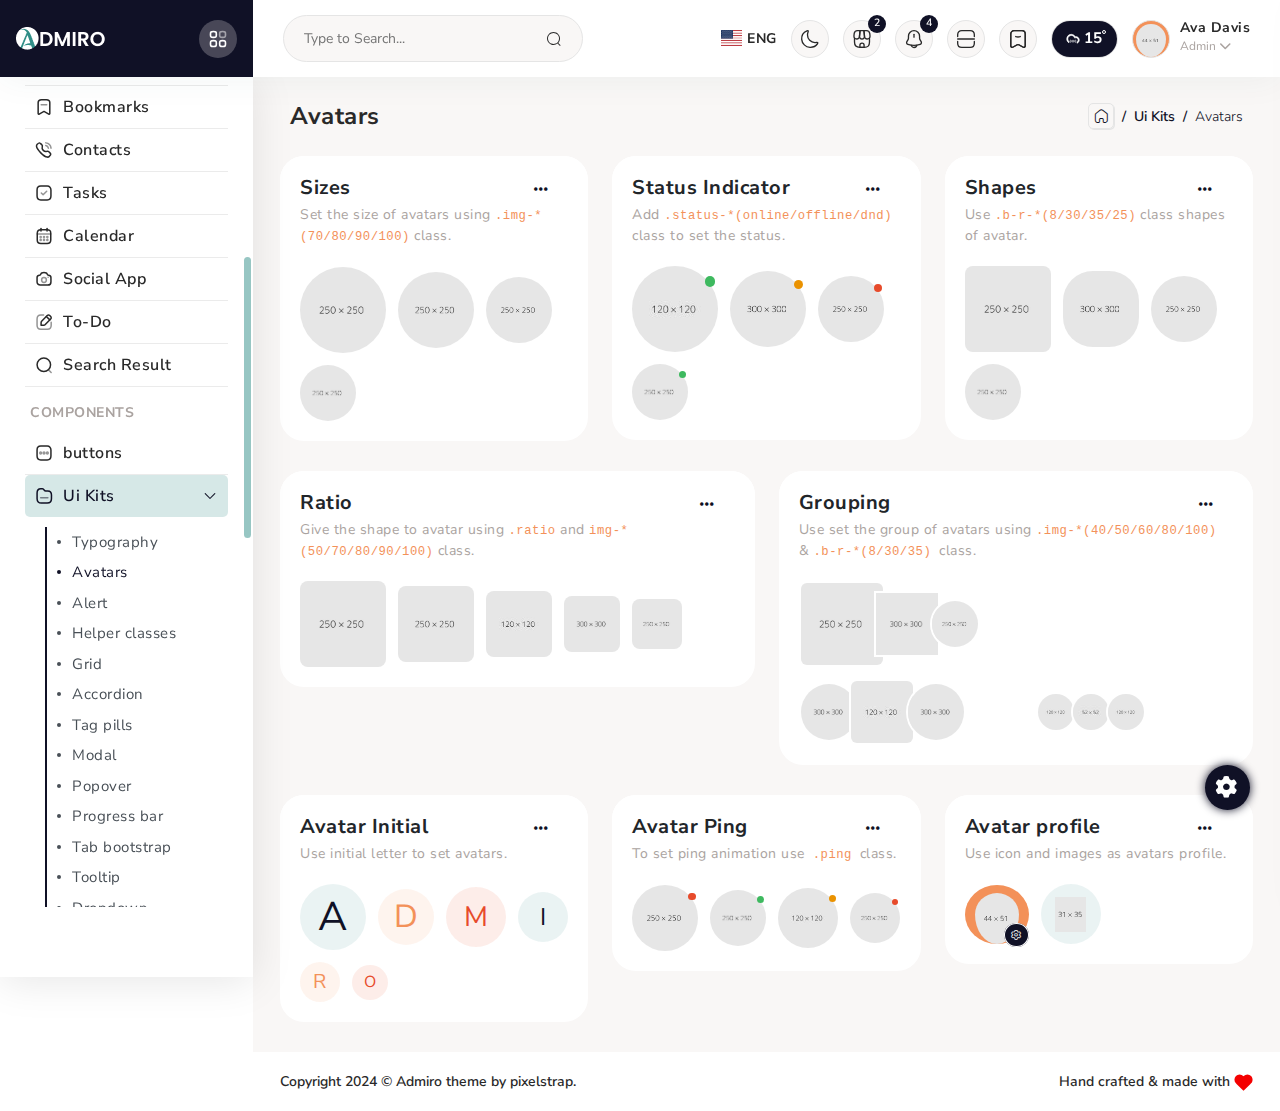
<file: template/avatars.html>
<!DOCTYPE html>
<html lang="en">
  <head>
    <meta http-equiv="Content-Type" content="text/html; charset=UTF-8">
    <meta http-equiv="X-UA-Compatible" content="IE=edge">
    <meta name="viewport" content="width=device-width, initial-scale=1.0">
    <meta name="description" content="Admiro admin is super flexible, powerful, clean &amp; modern responsive bootstrap 5 admin template with unlimited possibilities.">
    <meta name="keywords" content="admin template, Admiro admin template, best javascript admin, dashboard template, bootstrap admin template, responsive admin template, web app">
    <meta name="author" content="pixelstrap">
    <title>Admiro - Premium Admin Template</title>
    <!-- Favicon icon-->
    <link rel="icon" href="../assets/images/favicon.png" type="image/x-icon">
    <link rel="shortcut icon" href="../assets/images/favicon.png" type="image/x-icon">
    <!-- Google font-->
    <link rel="preconnect" href="https://fonts.googleapis.com">
    <link rel="preconnect" href="https://fonts.gstatic.com" crossorigin="">
    <link href="https://fonts.googleapis.com/css2?family=Nunito+Sans:opsz,wght@6..12,200;6..12,300;6..12,400;6..12,500;6..12,600;6..12,700;6..12,800;6..12,900;6..12,1000&amp;display=swap" rel="stylesheet">
    <!-- Flag icon css -->
    <link rel="stylesheet" href="../assets/css/vendors/flag-icon.css">
    <!-- iconly-icon-->
    <link rel="stylesheet" href="../assets/css/iconly-icon.css">
    <link rel="stylesheet" href="../assets/css/bulk-style.css">
    <!-- iconly-icon-->
    <link rel="stylesheet" href="../assets/css/themify.css">
    <!--fontawesome-->
    <link rel="stylesheet" href="../assets/css/fontawesome-min.css">
    <!-- Whether Icon css-->
    <link rel="stylesheet" type="text/css" href="../assets/css/vendors/weather-icons/weather-icons.min.css">
    <link rel="stylesheet" type="text/css" href="../assets/css/vendors/scrollbar.css">
    <link rel="stylesheet" type="text/css" href="../assets/css/vendors/prism.css">
    <link rel="stylesheet" type="text/css" href="../assets/css/vendors/slick.css">
    <link rel="stylesheet" type="text/css" href="../assets/css/vendors/slick-theme.css">
    <!-- App css -->
    <link id="color" rel="stylesheet" href="../assets/css/color-1.css" media="screen">
    <link rel="stylesheet" href="../assets/css/style.css">
  </head>
  <body>
    <!-- page-wrapper Start-->
    <!-- tap on top starts-->
    <div class="tap-top"><i class="iconly-Arrow-Up icli"></i></div>
    <!-- tap on tap ends-->
    <!-- loader-->
    <div class="loader-wrapper">
      <div class="loader"><span></span><span></span><span></span><span></span><span></span></div>
    </div>
    <div class="page-wrapper compact-wrapper" id="pageWrapper">
      <header class="page-header row">
        <div class="logo-wrapper d-flex align-items-center col-auto"><a href="index.html"><img class="light-logo img-fluid" src="../assets/images/logo/logo1.png" alt="logo"><img class="dark-logo img-fluid" src="../assets/images/logo/logo-dark.png" alt="logo"></a><a class="close-btn toggle-sidebar" href="javascript:void(0)">
            <svg class="svg-color">
              <use href="../assets/svg/iconly-sprite.svg#Category"></use>
            </svg></a></div>
        <div class="page-main-header col">
          <div class="header-left">
            <form class="form-inline search-full col" action="#" method="get">
              <div class="form-group w-100">
                <div class="Typeahead Typeahead--twitterUsers">
                  <div class="u-posRelative">
                    <input class="demo-input Typeahead-input form-control-plaintext w-100" type="text" placeholder="Search Admiro .." name="q" title="" autofocus>
                    <div class="spinner-border Typeahead-spinner" role="status"><span class="sr-only">Loading...</span></div><i class="close-search" data-feather="x"></i>
                  </div>
                  <div class="Typeahead-menu"></div>
                </div>
              </div>
            </form>
            <div class="form-group-header d-lg-block d-none">
              <div class="Typeahead Typeahead--twitterUsers">
                <div class="u-posRelative d-flex align-items-center"> 
                  <input class="demo-input py-0 Typeahead-input form-control-plaintext w-100" type="text" placeholder="Type to Search..." name="q" title=""><i class="search-bg iconly-Search icli"></i>
                </div>
              </div>
            </div>
          </div>
          <div class="nav-right">
            <ul class="header-right"> 
              <li class="custom-dropdown">
                <div class="translate_wrapper">
                  <div class="current_lang"><a class="lang" href="javascript:void(0)"><i class="flag-icon flag-icon-us"></i>
                      <h6 class="lang-txt f-w-700">ENG</h6></a></div>
                  <ul class="custom-menu profile-menu language-menu py-0 more_lang">
                                  <li class="d-block"><a class="lang" href="#" data-value="English"><i class="flag-icon flag-icon-us"></i>
                                      <div class="lang-txt">English</div></a></li>
                                  <li class="d-block"><a class="lang" href="#" data-value="fr"><i class="flag-icon flag-icon-fr"></i>
                                      <div class="lang-txt">Français</div></a></li>
                                  <li class="d-block"><a class="lang" href="#" data-value="es"><i class="flag-icon flag-icon-es"></i>
                                      <div class="lang-txt">Español</div></a></li>
                  </ul>
                </div>
              </li>
              <li class="search d-lg-none d-flex"> <a href="javascript:void(0)">
                  <svg>
                    <use href="../assets/svg/iconly-sprite.svg#Search"></use>
                  </svg></a></li>
              <li>  <a class="dark-mode" href="javascript:void(0)">
                  <svg>
                    <use href="../assets/svg/iconly-sprite.svg#moondark"></use>
                  </svg></a></li>
              <li class="custom-dropdown"><a href="javascript:void(0)">
                  <svg>
                    <use href="../assets/svg/iconly-sprite.svg#cart-icon"></use>
                  </svg></a><span class="badge rounded-pill badge-primary">2</span>
                <div class="custom-menu cart-dropdown py-0 overflow-hidden">
                  <h3 class="title dropdown-title">Cart</h3>
                  <ul class="pb-0">
                    <li>
                      <div class="d-flex"><img class="img-fluid b-r-5 me-3 img-60" src="../assets/images/dashboard-2/1.png" alt="">
                        <div class="flex-grow-1"><span class="f-w-600">Watch multicolor</span>
                          <div class="qty-box">
                            <div class="input-group"><span class="input-group-prepend">
                                <button class="btn quantity-left-minus" type="button" data-type="minus" data-field="">-</button></span>
                              <input class="form-control input-number" type="text" name="quantity" value="1"><span class="input-group-prepend">
                                <button class="btn quantity-right-plus" type="button" data-type="plus" data-field="">+</button></span>
                            </div>
                          </div>
                          <h6 class="font-primary">$500</h6>
                        </div>
                        <div class="close-circle"><a class="bg-danger" href="#"><i data-feather="x"></i></a></div>
                      </div>
                    </li>
                    <li>
                      <div class="d-flex"><img class="img-fluid b-r-5 me-3 img-60" src="../assets/images/dashboard-2/2.png" alt="">
                        <div class="flex-grow-1"><span class="f-w-600">Airpods</span>
                          <div class="qty-box">
                            <div class="input-group"><span class="input-group-prepend">
                                <button class="btn quantity-left-minus" type="button" data-type="minus" data-field="">-</button></span>
                              <input class="form-control input-number" type="text" name="quantity" value="1"><span class="input-group-prepend">
                                <button class="btn quantity-right-plus" type="button" data-type="plus" data-field="">+</button></span>
                            </div>
                          </div>
                          <h6 class="font-primary">$500.00</h6>
                        </div>
                        <div class="close-circle"><a class="bg-danger" href="#"><i data-feather="x"></i></a></div>
                      </div>
                    </li>
                    <li class="total">
                      <h6 class="mb-0">Order Total : <span class="f-w-600">$1000.00</span></h6>
                    </li>
                    <li class="text-center"><a class="d-block mb-3 view-cart f-w-700 text-primary" href="cart.html">Go to your cart</a><a class="btn btn-primary view-checkout text-white" href="checkout.html">Checkout</a></li>
                  </ul>
                </div>
              </li>
              <li class="custom-dropdown"><a href="javascript:void(0)">
                  <svg>
                    <use href="../assets/svg/iconly-sprite.svg#notification"></use>
                  </svg></a><span class="badge rounded-pill badge-primary">4</span>
                <div class="custom-menu notification-dropdown py-0 overflow-hidden">
                  <h3 class="title bg-primary-light dropdown-title">Notification <span class="font-primary">View all</span></h3>
                  <ul class="activity-timeline">
                    <li class="d-flex align-items-start">
                      <div class="activity-line"></div>
                      <div class="activity-dot-primary"></div>
                      <div class="flex-grow-1">
                        <h6 class="f-w-600 font-primary">30-04-2024<span>Today</span><span class="circle-dot-primary float-end">
                            <svg class="circle-color">
                              <use href="../assets/svg/iconly-sprite.svg#circle"></use>
                            </svg></span></h6>
                        <h5>Alice Goodwin</h5>
                        <p class="mb-0">Fashion should be fun. It shouldn't be labelled intellectual.</p>
                      </div>
                    </li>
                                  <li class="d-flex align-items-start">
                                    <div class="activity-dot-secondary"></div>
                                    <div class="flex-grow-1">
                                      <h6 class="f-w-600 font-secondary">28-06-2024<span>1 hour ago</span><span class="float-end circle-dot-secondary">
                                          <svg class="circle-color">
                                            <use href="../assets/svg/iconly-sprite.svg#circle"></use>
                                          </svg></span></h6>
                                      <h5>Herry Venter</h5>
                                      <p>I am convinced that there can be luxury in simplicity.</p>
                                    </div>
                                  </li>
                                  <li class="d-flex align-items-start">
                                    <div class="activity-dot-primary"></div>
                                    <div class="flex-grow-1">
                                      <h6 class="f-w-600 font-primary">04-08-2024<span>Today</span><span class="float-end circle-dot-primary">
                                          <svg class="circle-color">
                                            <use href="../assets/svg/iconly-sprite.svg#circle"></use>
                                          </svg></span></h6>
                                      <h5>Loain Deo</h5>
                                      <p>I feel that things happen for open new opportunities.</p>
                                    </div>
                                  </li>
                                  <li class="d-flex align-items-start">
                                    <div class="activity-dot-secondary"></div>
                                    <div class="flex-grow-1">
                                      <h6 class="f-w-600 font-secondary">12-11-2024<span>Yesterday</span><span class="float-end circle-dot-secondary">
                                          <svg class="circle-color">
                                            <use href="../assets/svg/iconly-sprite.svg#circle"></use>
                                          </svg></span></h6>
                                      <h5>Fenter Jessy</h5>
                                      <p>Sometimes the simplest things are the most profound.</p>
                                    </div>
                                  </li>
                  </ul>
                </div>
              </li>
              <li><a class="full-screen" href="javascript:void(0)"> 
                  <svg>
                    <use href="../assets/svg/iconly-sprite.svg#scanfull"></use>
                  </svg></a></li>
              <li class="custom-dropdown"><a href="javascript:void(0)">
                  <svg>
                    <use href="../assets/svg/iconly-sprite.svg#bookmark"></use>
                  </svg></a>
                <div class="custom-menu bookmark-dropdown py-0 overflow-hidden">
                  <h3 class="title bg-primary-light dropdown-title">Bookmark</h3>
                  <ul> 
                    <li> 
                      <form class="mb-0">
                        <div class="input-group">
                          <input class="form-control" type="text" placeholder="Search Bookmark..."><span class="input-group-text">
                            <svg class="svg-color">
                              <use href="../assets/svg/iconly-sprite.svg#Search"></use>
                            </svg></span>
                        </div>
                      </form>
                    </li>
                                  <li class="d-flex align-items-center">
                                    <div class="flex-shrink-0 me-2 btn-activity-primary"><a href="index.html">
                                        <svg class="svg-color">
                                          <use href="../assets/svg/iconly-sprite.svg#cube"></use>
                                        </svg></a></div>
                                    <div class="d-flex justify-content-between align-items-center w-100"><a href="index.html">Dashboard</a>
                                      <svg class="svg-color icon-star">
                                        <use href="../assets/svg/iconly-sprite.svg#star"></use>
                                      </svg>
                                    </div>
                                  </li>
                                  <li class="d-flex align-items-center">
                                    <div class="flex-shrink-0 me-2 btn-activity-secondary"><a href="to-do.html">
                                        <svg class="svg-color">
                                          <use href="../assets/svg/iconly-sprite.svg#check"></use>
                                        </svg></a></div>
                                    <div class="d-flex justify-content-between align-items-center w-100"><a href="to-do.html">To-do</a>
                                      <svg class="svg-color icon-star">
                                        <use href="../assets/svg/iconly-sprite.svg#star"></use>
                                      </svg>
                                    </div>
                                  </li>
                                  <li class="d-flex align-items-center">
                                    <div class="flex-shrink-0 me-2 btn-activity-danger"><a href="apex_chart.html">
                                        <svg class="svg-color">
                                          <use href="../assets/svg/iconly-sprite.svg#pie"></use>
                                        </svg></a></div>
                                    <div class="d-flex justify-content-between align-items-center w-100"><a href="apex_chart.html">Chart</a>
                                      <svg class="svg-color icon-star">
                                        <use href="../assets/svg/iconly-sprite.svg#star"></use>
                                      </svg>
                                    </div>
                                  </li>
                  </ul>
                </div>
              </li>
              <li class="cloud-design"><a class="cloud-mode">
                  <svg class="climacon climacon_cloudDrizzle" id="cloudDrizzle" version="1.1" viewBox="15 15 70 70">
                    <g class="climacon_iconWrap climacon_iconWrap-cloudDrizzle">
                      <g class="climacon_wrapperComponent climacon_wrapperComponent-drizzle">
                        <path class="climacon_component climacon_component-stroke climacon_component-stroke_drizzle climacon_component-stroke_drizzle-left" d="M42.001,53.644c1.104,0,2,0.896,2,2v3.998c0,1.105-0.896,2-2,2c-1.105,0-2.001-0.895-2.001-2v-3.998C40,54.538,40.896,53.644,42.001,53.644z"></path>
                        <path class="climacon_component climacon_component-stroke climacon_component-stroke_drizzle climacon_component-stroke_drizzle-middle" d="M49.999,53.644c1.104,0,2,0.896,2,2v4c0,1.104-0.896,2-2,2s-1.998-0.896-1.998-2v-4C48.001,54.54,48.896,53.644,49.999,53.644z"></path>
                        <path class="climacon_component climacon_component-stroke climacon_component-stroke_drizzle climacon_component-stroke_drizzle-right" d="M57.999,53.644c1.104,0,2,0.896,2,2v3.998c0,1.105-0.896,2-2,2c-1.105,0-2-0.895-2-2v-3.998C55.999,54.538,56.894,53.644,57.999,53.644z"></path>
                      </g>
                      <g class="climacon_wrapperComponent climacon_wrapperComponent-cloud">
                        <path class="climacon_component climacon_component-stroke climacon_component-stroke_cloud" d="M63.999,64.944v-4.381c2.387-1.386,3.998-3.961,3.998-6.92c0-4.418-3.58-8-7.998-8c-1.603,0-3.084,0.481-4.334,1.291c-1.232-5.316-5.973-9.29-11.664-9.29c-6.628,0-11.999,5.372-11.999,12c0,3.549,1.55,6.729,3.998,8.926v4.914c-4.776-2.769-7.998-7.922-7.998-13.84c0-8.836,7.162-15.999,15.999-15.999c6.004,0,11.229,3.312,13.965,8.203c0.664-0.113,1.336-0.205,2.033-0.205c6.627,0,11.998,5.373,11.998,12C71.997,58.864,68.655,63.296,63.999,64.944z"></path>
                      </g>
                    </g>
                  </svg>
                  <h3>15</h3></a></li>
              <li class="profile-nav custom-dropdown">
                <div class="user-wrap">
                  <div class="user-img"><img src="../assets/images/profile.png" alt="user"></div>
                  <div class="user-content">
                    <h6>Ava Davis</h6>
                    <p class="mb-0">Admin<i class="fa-solid fa-chevron-down"></i></p>
                  </div>
                </div>
                <div class="custom-menu overflow-hidden">
                  <ul class="profile-body">
                    <li class="d-flex"> 
                      <svg class="svg-color">
                        <use href="../assets/svg/iconly-sprite.svg#Profile"></use>
                      </svg><a class="ms-2" href="user-profile.html">Account</a>
                    </li>
                    <li class="d-flex"> 
                      <svg class="svg-color">
                        <use href="../assets/svg/iconly-sprite.svg#Message"></use>
                      </svg><a class="ms-2" href="letter-box.html">Inbox</a>
                    </li>
                    <li class="d-flex"> 
                      <svg class="svg-color">
                        <use href="../assets/svg/iconly-sprite.svg#Document"></use>
                      </svg><a class="ms-2" href="to-do.html">Task</a>
                    </li>
                    <li class="d-flex"> 
                      <svg class="svg-color">
                        <use href="../assets/svg/iconly-sprite.svg#Login"></use>
                      </svg><a class="ms-2" href="login.html">Log Out</a>
                    </li>
                  </ul>
                </div>
              </li>
            </ul>
          </div>
        </div>
      </header>
      <!-- Page Body Start-->
      <div class="page-body-wrapper">
        <!-- Page sidebar start-->
        <aside class="page-sidebar"> 
          <div class="left-arrow" id="left-arrow"><i data-feather="arrow-left"></i></div>
          <div class="main-sidebar" id="main-sidebar">
            <ul class="sidebar-menu" id="simple-bar">
              <li class="pin-title sidebar-main-title">  
                <div> 
                  <h5 class="sidebar-title f-w-700">Pinned</h5>
                </div>
              </li>
              <li class="sidebar-main-title">
                <div>
                  <h5 class="lan-1 f-w-700 sidebar-title">General</h5>
                </div>
              </li>
              <li class="sidebar-list"><i class="fa-solid fa-thumbtack"></i><a class="sidebar-link" href="javascript:void(0)"> 
                  <svg class="stroke-icon">
                    <use href="../assets/svg/iconly-sprite.svg#Home-dashboard"></use>
                  </svg>
                  <h6>Dashboards</h6><span class="badge">3</span><i class="iconly-Arrow-Right-2 icli"></i></a>
                <ul class="sidebar-submenu">
                  <li> <a href="index.html">Default</a></li>
                  <li><a href="dashboard-02.html">Ecommerce </a></li>
                  <li> <a href="dashboard-03.html">Education</a></li>
                </ul>
              </li>
              <li class="sidebar-list"> <i class="fa-solid fa-thumbtack"></i><a class="sidebar-link" href="javascript:void(0)">
                  <svg class="stroke-icon">
                    <use href="../assets/svg/iconly-sprite.svg#Pie"></use>
                  </svg>
                  <h6 class="lan-2">Widgets </h6><i class="iconly-Arrow-Right-2 icli"></i></a>
                <ul class="sidebar-submenu">
                  <li> <a href="general-widget.html">General</a></li>
                  <li><a href="chart-widget.html">Chart</a></li>
                </ul>
              </li>
              <li class="sidebar-list"><i class="fa-solid fa-thumbtack"></i><a class="sidebar-link" href="javascript:void(0)">
                  <svg class="stroke-icon">
                    <use href="../assets/svg/iconly-sprite.svg#Document"></use>
                  </svg>
                  <h6 class="lan-3">Page layout</h6><i class="iconly-Arrow-Right-2 icli"> </i></a>
                <ul class="sidebar-submenu">
                  <li> <a href="box-layout.html">Box Layout</a></li>
                  <li><a href="layout-rtl.html">RTL</a></li>
                  <li> <a href="layout-dark.html">Dark</a></li>
                </ul>
              </li>
              <li class="sidebar-main-title">
                <div>
                  <h5 class="f-w-700 sidebar-title pt-3">Application</h5>
                </div>
              </li>
              <li class="sidebar-list"> <i class="fa-solid fa-thumbtack"></i><a class="sidebar-link" href="javascript:void(0)">
                  <svg class="stroke-icon">
                    <use href="../assets/svg/iconly-sprite.svg#Info-circle"></use>
                  </svg>
                  <h6 class="f-w-600">Project</h6><i class="iconly-Arrow-Right-2 icli"></i></a>
                <ul class="sidebar-submenu">
                  <li> <a href="project-list.html">Project list </a></li>
                  <li> <a href="projectcreate.html">Project create </a></li>
                </ul>
              </li>
              <li class="sidebar-list"> <i class="fa-solid fa-thumbtack"></i><a class="sidebar-link" href="file-manager.html">
                  <svg class="stroke-icon">
                    <use href="../assets/svg/iconly-sprite.svg#Paper"></use>
                  </svg>
                  <h6 class="f-w-600">File Manager </h6></a></li>
              <li class="sidebar-list"> <i class="fa-solid fa-thumbtack"></i><a class="sidebar-link" href="kanban-board.html">
                  <svg class="stroke-icon">
                    <use href="../assets/svg/iconly-sprite.svg#Wallet"></use>
                  </svg>
                  <h6 class="f-w-600">Kanban board</h6></a></li>
              <li class="sidebar-list"> <i class="fa-solid fa-thumbtack"></i><a class="sidebar-link" href="javascript:void(0)">
                  <svg class="stroke-icon">
                    <use href="../assets/svg/iconly-sprite.svg#Bag"></use>
                  </svg>
                  <h6 class="f-w-600">Ecommerce</h6><i class="iconly-Arrow-Right-2 icli"> </i></a>
                <ul class="sidebar-submenu">
                  <li> <a href="add-products.html">Add Products</a></li>
                  <li> <a href="product.html">Product</a></li>
                  <li> <a href="product-page.html">Product Page</a></li>
                  <li> <a href="category.html">Category page</a></li>
                  <li> <a href="list-products.html">Product list</a></li>
                  <li> <a href="payment-details.html">Payment Details</a></li>
                  <li> <a href="order-history.html">Order History</a></li>
                  <li><a class="submenu-title" href="javascript:void(0)">Invoices<i class="iconly-Arrow-Right-2 icli"> </i></a>
                    <ul class="according-submenu">
                      <li> <a href="invoices-1.html">Invoices 1</a></li>
                      <li> <a href="invoices-2.html">Invoices 2</a></li>
                      <li> <a href="invoices-3.html">Invoices 3</a></li>
                      <li> <a href="invoices-4.html">Invoices 4</a></li>
                      <li> <a href="invoices-5.html">Invoices 5</a></li>
                      <li> <a href="invoices-6.html">Invoices 6</a></li>
                    </ul>
                  </li>
                  <li> <a href="cart.html">Cart</a></li>
                  <li> <a href="list-wish.html">Wishlist</a></li>
                  <li> <a href="checkout.html">Checkout</a></li>
                  <li> <a href="pricing.html">Pricing </a></li>
                </ul>
              </li>
              <li class="sidebar-list"> <i class="fa-solid fa-thumbtack"></i><a class="sidebar-link" href="letter-box.html">
                  <svg class="stroke-icon">
                    <use href="../assets/svg/iconly-sprite.svg#Message"></use>
                  </svg>
                  <h6 class="f-w-600">Letter Box</h6></a></li>
              <li class="sidebar-list"> <i class="fa-solid fa-thumbtack"></i><a class="sidebar-link" href="javascript:void(0)">
                  <svg class="stroke-icon">
                    <use href="../assets/svg/iconly-sprite.svg#Chat"></use>
                  </svg>
                  <h6 class="f-w-600">Chat</h6><i class="iconly-Arrow-Right-2 icli"> </i></a>
                <ul class="sidebar-submenu">
                  <li> <a href="private-chat.html">Private Chat</a></li>
                  <li> <a href="group-chat.html">Group Chat</a></li>
                </ul>
              </li>
              <li class="sidebar-list"> <i class="fa-solid fa-thumbtack"></i><a class="sidebar-link" href="javascript:void(0)">
                  <svg class="stroke-icon">
                    <use href="../assets/svg/iconly-sprite.svg#Profile"></use>
                  </svg>
                  <h6 class="f-w-600">Users</h6><i class="iconly-Arrow-Right-2 icli"> </i></a>
                <ul class="sidebar-submenu">
                  <li> <a href="user-profile.html">Users Profile</a></li>
                  <li> <a href="edit-profile.html">Users Edit</a></li>
                  <li> <a href="user-cards.html">Users Cards      </a></li>
                </ul>
              </li>
              <li class="sidebar-list"> <i class="fa-solid fa-thumbtack"></i><a class="sidebar-link" href="bookmark.html">
                  <svg class="stroke-icon">
                    <use href="../assets/svg/iconly-sprite.svg#Bookmark"></use>
                  </svg>
                  <h6 class="f-w-600">Bookmarks</h6></a></li>
              <li class="sidebar-list"> <i class="fa-solid fa-thumbtack"></i><a class="sidebar-link" href="contacts.html">
                  <svg class="stroke-icon">
                    <use href="../assets/svg/iconly-sprite.svg#Contacts"></use>
                  </svg>
                  <h6 class="f-w-600">Contacts   </h6></a></li>
              <li class="sidebar-list"> <i class="fa-solid fa-thumbtack"></i><a class="sidebar-link" href="task.html">
                  <svg class="stroke-icon">
                    <use href="../assets/svg/iconly-sprite.svg#Tick-square"></use>
                  </svg>
                  <h6 class="f-w-600">Tasks</h6></a></li>
              <li class="sidebar-list"> <i class="fa-solid fa-thumbtack"></i><a class="sidebar-link" href="calendar-basic.html">
                  <svg class="stroke-icon">
                    <use href="../assets/svg/iconly-sprite.svg#Calendar"></use>
                  </svg>
                  <h6 class="f-w-600">Calendar  </h6></a></li>
              <li class="sidebar-list"> <i class="fa-solid fa-thumbtack"></i><a class="sidebar-link" href="social-app.html">
                  <svg class="stroke-icon">
                    <use href="../assets/svg/iconly-sprite.svg#Camera"></use>
                  </svg>
                  <h6 class="f-w-600">Social App</h6></a></li>
              <li class="sidebar-list"> <i class="fa-solid fa-thumbtack"></i><a class="sidebar-link" href="to-do.html">
                  <svg class="stroke-icon">
                    <use href="../assets/svg/iconly-sprite.svg#Edit"></use>
                  </svg>
                  <h6 class="f-w-600">To-Do </h6></a></li>
              <li class="sidebar-list"> <i class="fa-solid fa-thumbtack"></i><a class="sidebar-link" href="search.html">
                  <svg class="stroke-icon">
                    <use href="../assets/svg/iconly-sprite.svg#Search-sidebar"></use>
                  </svg>
                  <h6 class="f-w-600">Search Result                                                </h6></a></li>
              <li class="sidebar-main-title">
                <div>
                  <h5 class="f-w-700 sidebar-title pt-3">Components</h5>
                </div>
              </li>
              <li class="sidebar-list"> <i class="fa-solid fa-thumbtack"></i><a class="sidebar-link" href="buttons.html">
                  <svg class="stroke-icon">
                    <use href="../assets/svg/iconly-sprite.svg#More-box"></use>
                  </svg>
                  <h6 class="f-w-600">buttons </h6></a></li>
              <li class="sidebar-list"> <i class="fa-solid fa-thumbtack"></i><a class="sidebar-link" href="javascript:void(0)">
                  <svg class="stroke-icon">
                    <use href="../assets/svg/iconly-sprite.svg#Folder"></use>
                  </svg>
                  <h6 class="f-w-600">Ui Kits</h6><i class="iconly-Arrow-Right-2 icli"> </i></a>
                <ul class="sidebar-submenu">
                  <li> <a href="typography.html">Typography</a></li>
                  <li><a href="avatars.html">Avatars</a></li>
                  <li> <a href="alert.html">Alert</a></li>
                  <li> <a href="helper-classes.html">Helper classes</a></li>
                  <li> <a href="grid.html">Grid</a></li>
                  <li> <a href="accordion.html">Accordion</a></li>
                  <li> <a href="tag-pills.html">Tag pills</a></li>
                  <li> <a href="modal.html">Modal </a></li>
                  <li> <a href="popover.html">Popover </a></li>
                  <li> <a href="progress-bar.html">Progress bar</a></li>
                  <li> <a href="tab-bootstrap.html">Tab bootstrap</a></li>
                  <li> <a href="tooltip.html">Tooltip</a></li>
                  <li> <a href="dropdown.html"> Dropdown</a></li>
                  <li> <a href="list.html">List</a></li>
                </ul>
              </li>
              <li class="sidebar-list"><i class="fa-solid fa-thumbtack"></i><a class="sidebar-link" href="javascript:void(0)">
                  <svg class="stroke-icon">
                    <use href="../assets/svg/iconly-sprite.svg#Ticket-star"></use>
                  </svg>
                  <h6 class="f-w-600">Bonus Ui</h6><i class="iconly-Arrow-Right-2 icli"></i></a>
                <ul class="sidebar-submenu"> 
                  <li><a href="scrollable.html">Scrollable</a></li>
                  <li> <a href="tree.html">Tree view </a></li>
                  <li><a href="toasts.html">Toasts </a></li>
                  <li> <a href="rating.html">Rating</a></li>
                  <li> <a href="dropzone.html">Dropzone</a></li>
                  <li> <a href="tour.html">Tour</a></li>
                  <li> <a href="sweetalert2.html">Sweetalert2 </a></li>
                  <li> <a href="modal-animated.html">Animated Modal</a></li>
                  <li> <a href="slider.html">Slider</a></li>
                  <li> <a href="ribbons.html">Ribbons</a></li>
                  <li><a href="pagination.html">Pagination</a></li>
                  <li> <a href="breadcrumb.html">Breadcrumb</a></li>
                  <li> <a href="range-slider.html">Range slider</a></li>
                  <li> <a href="image-cropper.html">Image cropper</a></li>
                  <li> <a href="basic-card.html">Basic Card</a></li>
                  <li> <a href="creative-card.html">Creative Card</a></li>
                  <li> <a href="dragable-card.html">Dragable Card </a></li>
                  <li> <a href="timeline.html">Timeline</a></li>
                </ul>
              </li>
              <li class="sidebar-list"> <i class="fa-solid fa-thumbtack"></i><a class="sidebar-link" href="javascript:void(0)">
                  <svg class="stroke-icon">
                    <use href="../assets/svg/iconly-sprite.svg#Category"></use>
                  </svg>
                  <h6 class="f-w-600">Animation </h6><i class="iconly-Arrow-Right-2 icli"></i></a>
                <ul class="sidebar-submenu"> 
                  <li>  <a href="AOS.html">aos</a></li>
                  <li>  <a href="WOW.html">wow</a></li>
                </ul>
              </li>
              <li class="sidebar-list"> <i class="fa-solid fa-thumbtack"></i><a class="sidebar-link" href="javascript:void(0)">
                  <svg class="stroke-icon">
                    <use href="../assets/svg/iconly-sprite.svg#Activity"></use>
                  </svg>
                  <h6 class="f-w-600">Icon</h6><i class="iconly-Arrow-Right-2 icli"></i></a>
                <ul class="sidebar-submenu"> 
                  <li><a href="font-awesome.html">Fontawesome icon</a></li>
                  <li><a href="feather_icon.html">Feather icon</a></li>
                  <li> <a href="iconly-icon.html">Iconly icon </a></li>
                  <li> <a href="themify-icon.html">Themify Icon</a></li>
                </ul>
              </li>
              <li class="sidebar-list"> <i class="fa-solid fa-thumbtack"></i><a class="sidebar-link" href="javascript:void(0)">
                  <svg class="stroke-icon">
                    <use href="../assets/svg/iconly-sprite.svg#Chart"></use>
                  </svg>
                  <h6 class="f-w-600">Charts</h6><i class="iconly-Arrow-Right-2 icli"></i></a>
                <ul class="sidebar-submenu">
                  <li><a href="echarts.html">Echarts</a></li>
                  <li> <a href="apex_chart.html">Apex Chart</a></li>
                  <li> <a href="chart-google.html">Google Chart</a></li>
                  <li> <a href="chart-sparkline.html">Sparkline chart</a></li>
                  <li> <a href="chart-flot.html">Flot Chart</a></li>
                  <li> <a href="chart-knob.html">Knob Chart</a></li>
                  <li> <a href="chart-morris.html">Morris Chart</a></li>
                  <li> <a href="chartjs.html">Chatjs Chart</a></li>
                  <li> <a href="chartist_chart.html">Chartist Chart</a></li>
                  <li><a href="chart-peity.html">Peity Chart</a></li>
                </ul>
              </li>
              <li class="sidebar-main-title">
                <div>
                  <h5 class="sidebar-title pt-3 f-w-700">Tables & Forms</h5>
                </div>
              </li>
              <li class="sidebar-list"> <i class="fa-solid fa-thumbtack"></i><a class="sidebar-link" href="javascript:void(0)">
                  <svg class="stroke-icon">
                    <use href="../assets/svg/iconly-sprite.svg#Filter"></use>
                  </svg>
                  <h6 class="f-w-600">Forms</h6><i class="iconly-Arrow-Right-2 icli"> </i></a>
                <ul class="sidebar-submenu">
                  <li><a class="submenu-title" href="javascript:void(0)">form-control<i class="iconly-Arrow-Right-2 icli"> </i></a>
                    <ul class="according-submenu">
                      <li> <a href="base-input.html">Base input</a></li>
                      <li> <a href="form-validation.html">Form validation</a></li>
                      <li> <a href="radio-checkbox-control.html">Checkbox & Radio </a></li>
                      <li> <a href="input-group.html">Input group</a></li>
                      <li> <a href="input-mask.html">Input mask</a></li>
                      <li> <a href="megaoptions.html">Mega Options                                                    </a></li>
                    </ul>
                  </li>
                  <li><a class="submenu-title" href="javascript:void(0)">Form Widgets<i class="iconly-Arrow-Right-2 icli"> </i></a>
                    <ul class="according-submenu">
                      <li> <a href="datepicker.html">Datepicker</a></li>
                      <li> <a href="touchspin.html">Touchspin</a></li>
                      <li> <a href="select2.html">Select2 </a></li>
                      <li> <a href="switch.html">Switch </a></li>
                      <li> <a href="typehead.html">Typehead </a></li>
                      <li> <a href="clipboard.html">Clipboard</a></li>
                    </ul>
                  </li>
                  <li><a class="submenu-title" href="javascript:void(0)">Form Layout<i class="iconly-Arrow-Right-2 icli"> </i></a>
                    <ul class="according-submenu">
                      <li> <a href="form-wizard.html">Form wizard 1</a></li>
                      <li> <a href="form-wizard-two.html">Form wizard 2</a></li>
                      <li> <a href="form-wizard-three.html">Two factor</a></li>
                    </ul>
                  </li>
                </ul>
              </li>
              <li class="sidebar-list"> <i class="fa-solid fa-thumbtack"></i><a class="sidebar-link" href="javascript:void(0)">
                  <svg class="stroke-icon">
                    <use href="../assets/svg/iconly-sprite.svg#Edit-line"></use>
                  </svg>
                  <h6 class="f-w-600">Tables</h6><i class="iconly-Arrow-Right-2 icli"> </i></a>
                <ul class="sidebar-submenu">
                  <li><a class="submenu-title" href="javascript:void(0)">Bootstrap Tables<i class="iconly-Arrow-Right-2 icli"> </i></a>
                    <ul class="according-submenu">
                      <li> <a href="basic-table.html">Basic Tables</a></li>
                      <li> <a href="table-components.html">Table components</a></li>
                    </ul>
                  </li>
                  <li><a class="submenu-title" href="javascript:void(0)">Data Tables<i class="iconly-Arrow-Right-2 icli"> </i></a>
                    <ul class="according-submenu">
                      <li> <a href="datatable-basic-init.html">Basic Init</a></li>
                      <li> <a href="datatable-advance.html">Advance Init</a></li>
                      <li> <a href="datatable-API.html">API</a></li>
                      <li><a href="datatable-data-source.html">Data Sources</a></li>
                    </ul>
                  </li>
                  <li> <a href="datatable-ext-autofill.html">Ex. Data Tables</a></li>
                  <li> <a href="jsgrid-table.html">Js Grid Table         </a></li>
                </ul>
              </li>
              <li class="sidebar-main-title">
                <div>
                  <h5 class="sidebar-title pt-3 f-w-700">Pages</h5>
                </div>
              </li>
              <li class="sidebar-list"> <i class="fa-solid fa-thumbtack"></i><a class="sidebar-link" href="landing-page.html">
                  <svg class="stroke-icon">
                    <use href="../assets/svg/iconly-sprite.svg#Wallet"></use>
                  </svg>
                  <h6 class="f-w-600">Landing page</h6></a></li>
              <li class="sidebar-list"><i class="fa-solid fa-thumbtack"></i><a class="sidebar-link" href="sample-page.html">
                  <svg class="stroke-icon">
                    <use href="../assets/svg/iconly-sprite.svg#Paper-plus"></use>
                  </svg>
                  <h6 class="f-w-600">Sample page</h6></a></li>
              <li class="sidebar-list"> <i class="fa-solid fa-thumbtack"></i><a class="sidebar-link" href="internationalization.html">
                  <svg class="stroke-icon">
                    <use href="../assets/svg/iconly-sprite.svg#Play"></use>
                  </svg>
                  <h6 class="f-w-600">Internationalization</h6></a></li>
              <li class="sidebar-list"> <i class="fa-solid fa-thumbtack"></i><a class="sidebar-link" href="../starter-kit/index.html" target="_blank">
                  <svg class="stroke-icon">
                    <use href="../assets/svg/iconly-sprite.svg#Star-kit"></use>
                  </svg>
                  <h6 class="f-w-600">Starter kit</h6></a></li>
              <li class="sidebar-list"> <i class="fa-solid fa-thumbtack"></i><a class="sidebar-link" href="javascript:void(0)">
                  <svg class="stroke-icon">
                    <use href="../assets/svg/iconly-sprite.svg#Password"></use>
                  </svg>
                  <h6 class="f-w-600">Others</h6><i class="iconly-Arrow-Right-2 icli"> </i></a>
                <ul class="sidebar-submenu">
                  <li><a class="submenu-title" href="javascript:void(0)">Error Page<i class="iconly-Arrow-Right-2 icli"> </i></a>
                    <ul class="according-submenu">
                      <li> <a href="error-page1.html">Error page 1</a></li>
                      <li> <a href="error-page2.html">Error page 2</a></li>
                      <li> <a href="error-page3.html">Error page 3</a></li>
                      <li> <a href="error-page4.html">Error page 4</a></li>
                      <li> <a href="error-page5.html">Error page 5</a></li>
                      <li> <a href="error-page6.html">Error page 6</a></li>
                    </ul>
                  </li>
                  <li><a class="submenu-title" href="javascript:void(0)"> Authentication<i class="iconly-Arrow-Right-2 icli"> </i></a>
                    <ul class="according-submenu">
                      <li> <a href="login.html" target="_blank">Login Simple</a></li>
                      <li> <a href="login_one.html" target="_blank">Login with bg image</a></li>
                      <li> <a href="login_two.html" target="_blank">Login with image two</a></li>
                      <li> <a href="login-bs-validation.html" target="_blank">Login With validation</a></li>
                      <li> <a href="login-bs-tt-validation.html" target="_blank">Login with tooltip</a></li>
                      <li> <a href="login-sa-validation.html" target="_blank">Login with sweetalert</a></li>
                      <li> <a href="sign-up.html" target="_blank">Register Simple</a></li>
                      <li> <a href="sign-up-one.html" target="_blank">Register with Bg Image</a></li>
                      <li> <a href="sign-up-two.html" target="_blank">Register with image two</a></li>
                      <li> <a href="sign-up-wizard.html" target="_blank">Register wizard</a></li>
                      <li> <a href="unlock.html">Unlock User</a></li>
                      <li> <a href="forget-password.html">Forget Password</a></li>
                      <li> <a href="reset-password.html">Reset Password</a></li>
                      <li> <a href="maintenance.html">Maintenance</a></li>
                    </ul>
                  </li>
                  <li><a class="submenu-title" href="javascript:void(0)">Coming Soon<i class="iconly-Arrow-Right-2 icli"> </i></a>
                    <ul class="according-submenu">
                      <li> <a href="comingsoon.html">Coming Simple</a></li>
                      <li> <a href="comingsoon-bg-video.html">Coming with Bg video</a></li>
                      <li> <a href="comingsoon-bg-img.html">Coming with Bg Image</a></li>
                    </ul>
                  </li>
                  <li><a class="submenu-title" href="javascript:void(0)">Email templates<i class="iconly-Arrow-Right-2 icli"> </i></a>
                    <ul class="according-submenu">
                      <li> <a href="basic-template.html">Basic Email</a></li>
                      <li> <a href="email-header.html">Basic With Header</a></li>
                      <li> <a href="template-email.html">Ecomerce Template</a></li>
                      <li> <a href="template-email-2.html">Email Template 2</a></li>
                      <li> <a href="ecommerce-templates.html">Ecommerce Email</a></li>
                      <li> <a href="email-order-success.html">Order Success</a></li>
                    </ul>
                  </li>
                </ul>
              </li>
              <li class="sidebar-main-title">
                <div>
                  <h5 class="sidebar-title pt-3 f-w-700">Miscellaneous</h5>
                </div>
              </li>
              <li class="sidebar-list"> <i class="fa-solid fa-thumbtack"></i><a class="sidebar-link" href="javascript:void(0)">
                  <svg class="stroke-icon">
                    <use href="../assets/svg/iconly-sprite.svg#Gallery"></use>
                  </svg>
                  <h6 class="f-w-600">Gallery  </h6><i class="iconly-Arrow-Right-2 icli"></i></a>
                <ul class="sidebar-submenu">
                  <li> <a href="gallery.html">Gallery Grid</a></li>
                  <li> <a href="gallery-with-description.html">Gallery Grid Desc</a></li>
                  <li> <a href="masonary.html">Masonary Gallery</a></li>
                  <li> <a href="masonary_with_disc.html">Masonary With Desc</a></li>
                  <li> <a href="gallery-hover.html">Hover Effects</a></li>
                </ul>
              </li>
              <li class="sidebar-list"> <i class="fa-solid fa-thumbtack"></i><a class="sidebar-link" href="javascript:void(0)">
                  <svg class="stroke-icon">
                    <use href="../assets/svg/iconly-sprite.svg#Game"></use>
                  </svg>
                  <h6 class="f-w-600">Blog  </h6><i class="iconly-Arrow-Right-2 icli"></i></a>
                <ul class="sidebar-submenu">
                  <li> <a href="blog.html">Blog Details</a></li>
                  <li> <a href="blog-single.html">Blog Single</a></li>
                  <li><a href="add_post.html">Add Post</a></li>
                </ul>
              </li>
              <li class="sidebar-list"><a class="sidebar-link" href="faq.html"> 
                  <svg class="stroke-icon">
                    <use href="../assets/svg/iconly-sprite.svg#Danger"></use>
                  </svg>
                  <h6 class="f-w-600">FAQ</h6></a></li>
              <li class="sidebar-list"> <i class="fa-solid fa-thumbtack"></i><a class="sidebar-link" href="javascript:void(0)">
                  <svg class="stroke-icon">
                    <use href="../assets/svg/iconly-sprite.svg#Filter-2"></use>
                  </svg>
                  <h6 class="f-w-600">Job Search  </h6><i class="iconly-Arrow-Right-2 icli"></i></a>
                <ul class="sidebar-submenu">
                  <li> <a href="job-cards-view.html">Card view</a></li>
                  <li> <a href="job-list-view.html">List view</a></li>
                  <li><a href="job-details.html">Job details   </a></li>
                  <li><a href="job-apply.html">Apply</a></li>
                </ul>
              </li>
              <li class="sidebar-list"> <i class="fa-solid fa-thumbtack"></i><a class="sidebar-link" href="javascript:void(0)">
                  <svg class="stroke-icon">
                    <use href="../assets/svg/iconly-sprite.svg#Work"></use>
                  </svg>
                  <h6 class="f-w-600">Learning</h6><i class="iconly-Arrow-Right-2 icli"></i></a>
                <ul class="sidebar-submenu">
                  <li> <a href="learning_list_visit.html">Learning List</a></li>
                  <li> <a href="learning_detailed.html">Learning Detailed</a></li>
                </ul>
              </li>
              <li class="sidebar-list"> <i class="fa-solid fa-thumbtack"></i><a class="sidebar-link" href="javascript:void(0)">
                  <svg class="stroke-icon">
                    <use href="../assets/svg/iconly-sprite.svg#Discovery"></use>
                  </svg>
                  <h6 class="f-w-600">Maps</h6><i class="iconly-Arrow-Right-2 icli"></i></a>
                <ul class="sidebar-submenu">
                  <li> <a href="data-map.html">Data Map</a></li>
                  <li> <a href="vector-map.html">Vector Maps</a></li>
                </ul>
              </li>
              <li class="sidebar-list"> <i class="fa-solid fa-thumbtack"></i><a class="sidebar-link" href="javascript:void(0)">
                  <svg class="stroke-icon">
                    <use href="../assets/svg/iconly-sprite.svg#Shield"></use>
                  </svg>
                  <h6 class="f-w-600">Editors</h6><i class="iconly-Arrow-Right-2 icli"></i></a>
                <ul class="sidebar-submenu">
                  <li> <a href="quilleditor.html">Quill editor</a></li>
                  <li> <a href="ace-code-editor.html">ACE Code Editor</a></li>
                </ul>
              </li>
              <li class="sidebar-list"> <i class="fa-solid fa-thumbtack"></i><a class="sidebar-link" href="knowledgebase.html">
                  <svg class="stroke-icon">
                    <use href="../assets/svg/iconly-sprite.svg#Setting"></use>
                  </svg>
                  <h6 class="f-w-600">Knowledgebase</h6></a></li>
              <li class="sidebar-list"> <i class="fa-solid fa-thumbtack"></i><a class="sidebar-link" href="support-ticket.html">
                  <svg class="stroke-icon">
                    <use href="../assets/svg/iconly-sprite.svg#Ticket"></use>
                  </svg>
                  <h6 class="f-w-600">Support Ticket</h6></a></li>
            </ul>
          </div>
          <div class="right-arrow" id="right-arrow"><i data-feather="arrow-right"></i></div>
        </aside>
        <!-- Page sidebar end-->
        <div class="page-body">
          <div class="container-fluid">
            <div class="page-title">
              <div class="row">
                <div class="col-sm-6 col-12">
                  <h2>Avatars</h2>
                </div>
                <div class="col-sm-6 col-12">
                  <ol class="breadcrumb">
                    <li class="breadcrumb-item"><a href="index.html">    <i class="iconly-Home icli svg-color"></i></a></li>
                    <li class="breadcrumb-item">Ui Kits</li>
                    <li class="breadcrumb-item active">Avatars</li>
                  </ol>
                </div>
              </div>
            </div>
          </div>
          <!-- Container-fluid starts-->
          <div class="container-fluid">
            <div class="user-profile">
              <div class="row">
                <div class="col-xl-4 col-sm-6">
                  <div class="card">  
                    <div class="card-header card-no-border pb-0">
                      <h3 class="mb-0">Sizes</h3>
                      <p class="mb-0 mt-1">Set the size of avatars using <code>.img-*(70/80/90/100)</code> class.</p>
                      <div class="card-header-right">
                        <ul class="list-unstyled card-option">
                          <li><i class="fa-solid fa-ellipsis"></i></li>
                          <li><i class="fa-solid fa-code view-html"></i></li>
                          <li><i class="fa-solid fa-maximize full-card"></i></li>
                          <li><i class="fa-solid fa-minus minimize-card"></i></li>
                          <li><i class="fa-solid fa-rotate-right reload-card"></i></li>
                          <li><i class="fa-solid fa-xmark close-card"></i></li>
                        </ul>
                      </div>
                    </div>
                    <div class="card-body avatar-showcase">
                      <div class="avatars">
                        <div class="avatar"><img class="img-100 rounded-circle" src="../assets/images/avtar/3.jpg" alt="avatar"></div>
                        <div class="avatar"><img class="img-90 rounded-circle" src="../assets/images/avtar/4.jpg" alt="avatar"></div>
                        <div class="avatar"><img class="img-80 rounded-circle" src="../assets/images/avtar/7.jpg" alt="avatar"></div>
                        <div class="avatar"><img class="img-70 rounded-circle" src="../assets/images/avtar/11.jpg" alt="avatar"></div>
                      </div>
                      <div class="code-box-copy">
                        <button class="code-box-copy__btn btn-clipboard" data-clipboard-target="#avatar-showcase" title="Copy"><i class="fa-regular fa-copy"></i></button>
                        <pre><code class="language-html" id="avatar-showcase">&lt;div class="avatars"&gt;
&lt;div class="avatar"&gt;&lt;img class="img-100 rounded-circle" src="../assets/images/avtar/3.jpg" alt="avatar"&gt;&lt;/div&gt;
&lt;div class="avatar"&gt;&lt;img class="img-90 rounded-circle" src="../assets/images/avtar/4.jpg" alt="avatar"&gt;&lt;/div&gt;
&lt;div class="avatar"&gt;&lt;img class="img-80 rounded-circle" src="../assets/images/avtar/7.jpg" alt="avatar"&gt;&lt;/div&gt;
&lt;div class="avatar"&gt;&lt;img class="img-70 rounded-circle" src="../assets/images/avtar/11.jpg" alt="avatar"&gt;&lt;/div&gt;
&lt;/div&gt;</code></pre>
                      </div>
                    </div>
                  </div>
                </div>
                <div class="col-xl-4 col-sm-6">
                  <div class="card">
                    <div class="card-header card-no-border pb-0">
                      <h3 class="mb-0">Status Indicator</h3>
                      <p class="mb-0 mt-1">Add <code> .status-*(online/offline/dnd)</code> class to set the status. </p>
                      <div class="card-header-right">
                        <ul class="list-unstyled card-option">
                          <li><i class="fa-solid fa-ellipsis"></i></li>
                          <li><i class="fa-solid fa-code view-html"></i></li>
                          <li><i class="fa-solid fa-maximize full-card"></i></li>
                          <li><i class="fa-solid fa-minus minimize-card"></i></li>
                          <li><i class="fa-solid fa-rotate-right reload-card"></i></li>
                          <li><i class="fa-solid fa-xmark close-card">      </i></li>
                        </ul>
                      </div>
                    </div>
                    <div class="card-body avatar-showcase">
                      <div class="avatars">
                        <div class="avatar"><img class="img-100 rounded-circle" src="../assets/images/user/1.jpg" alt="avatar">
                          <div class="status status-online"></div>
                        </div>
                        <div class="avatar"><img class="img-90 rounded-circle" src="../assets/images/avtar/16.jpg" alt="avatar">
                          <div class="status status-dnd"></div>
                        </div>
                        <div class="avatar"><img class="img-80 rounded-circle" src="../assets/images/avtar/7.jpg" alt="avatar">
                          <div class="status status-offline"></div>
                        </div>
                        <div class="avatar"><img class="img-70 rounded-circle" src="../assets/images/avtar/11.jpg" alt="avatar">
                          <div class="status status-online"></div>
                        </div>
                      </div>
                      <div class="code-box-copy">
                        <button class="code-box-copy__btn btn-clipboard" data-clipboard-target="#avatar-showcase2" title="Copy"><i class="fa-regular fa-copy"></i></button>
                        <pre><code class="language-html" id="avatar-showcase2">&lt;div class="avatars"&gt;
&lt;div class="avatar"&gt;&lt;img class="img-100 rounded-circle" src="../assets/images/user/1.jpg" alt="avatar"&gt;
&lt;div class="status status-online"&gt;&lt;/div&gt;
&lt;/div&gt;
&lt;div class="avatar"&gt;&lt;img class="img-90 rounded-circle" src="../assets/images/avtar/16.jpg" alt="avatar"&gt;
&lt;div class="status status-dnd"&gt;&lt;/div&gt;
&lt;/div&gt;
&lt;div class="avatar"&gt;&lt;img class="img-80 rounded-circle" src="../assets/images/avtar/7.jpg" alt="avatar"&gt;
&lt;div class="status status-offline"&gt;&lt;/div&gt;
&lt;/div&gt;
&lt;div class="avatar"&gt;&lt;img class="img-70 rounded-circle" src="../assets/images/avtar/11.jpg" alt="avatar"&gt;
&lt;div class="status status-online"&gt;&lt;/div&gt;
&lt;/div&gt;
&lt;/div&gt;</code></pre>
                      </div>
                    </div>
                  </div>
                </div>
                <div class="col-xl-4">
                  <div class="card">
                    <div class="card-header card-no-border pb-0">
                      <h3>Shapes</h3>
                      <p class="mb-0 mt-1">Use <code>.b-r-*(8/30/35/25)</code> class shapes of avatar.</p>
                      <div class="card-header-right">
                        <ul class="list-unstyled card-option">
                          <li><i class="fa-solid fa-ellipsis"></i></li>
                          <li><i class="fa-solid fa-code view-html"></i></li>
                          <li><i class="fa-solid fa-maximize full-card"></i></li>
                          <li><i class="fa-solid fa-minus minimize-card"></i></li>
                          <li><i class="fa-solid fa-rotate-right reload-card"></i></li>
                          <li><i class="fa-solid fa-xmark close-card"></i></li>
                        </ul>
                      </div>
                    </div>
                    <div class="card-body avatar-showcase">
                      <div class="avatars">
                        <div class="avatar"><img class="img-100 b-r-8" src="../assets/images/avtar/4.jpg" alt="avatar"></div>
                        <div class="avatar"><img class="img-90 b-r-30" src="../assets/images/avtar/16.jpg" alt="avatar"></div>
                        <div class="avatar"><img class="img-80 b-r-35" src="../assets/images/avtar/3.jpg" alt="avatar"></div>
                        <div class="avatar"><img class="img-70 rounded-circle" src="../assets/images/avtar/11.jpg" alt="avatar"></div>
                      </div>
                      <div class="code-box-copy">
                        <button class="code-box-copy__btn btn-clipboard" data-clipboard-target="#avatar-showcase3" title="Copy"><i class="fa-regular fa-copy"></i></button>
                        <pre><code class="language-html" id="avatar-showcase3">&lt;div class="avatars"&gt;
&lt;div class="avatar"&gt;&lt;img class="img-100 b-r-8" src="../assets/images/avtar/4.jpg" alt="avatar"&gt;&lt;/div&gt;
&lt;div class="avatar"&gt;&lt;img class="img-90 b-r-30" src="../assets/images/avtar/16.jpg" alt="avatar"&gt;&lt;/div&gt;
&lt;div class="avatar"&gt;&lt;img class="img-80 b-r-35" src="../assets/images/avtar/3.jpg" alt="avatar"&gt;&lt;/div&gt;
&lt;div class="avatar"&gt;&lt;img class="img-70 rounded-circle" src="../assets/images/avtar/11.jpg" alt="avatar"&gt;&lt;/div&gt;
&lt;/div&gt;</code></pre>
                      </div>
                    </div>
                  </div>
                </div>
                <div class="col-xl-6">
                  <div class="card">
                    <div class="card-header card-no-border pb-0">
                      <h3>Ratio</h3>
                      <p class="mb-0 mt-1">Give the shape to avatar using <code>.ratio</code> and <code> img-*(50/70/80/90/100)</code> class.</p>
                      <div class="card-header-right">
                        <ul class="list-unstyled card-option">
                          <li><i class="fa-solid fa-ellipsis"></i></li>
                          <li><i class="fa-solid fa-code view-html"></i></li>
                          <li><i class="fa-solid fa-maximize full-card"></i></li>
                          <li><i class="fa-solid fa-minus minimize-card"></i></li>
                          <li><i class="fa-solid fa-rotate-right reload-card"></i></li>
                          <li><i class="fa-solid fa-xmark close-card"></i></li>
                        </ul>
                      </div>
                    </div>
                    <div class="card-body avatar-showcase">
                      <div class="avatars">
                        <div class="avatar ratio"><img class="b-r-8 img-100" src="../assets/images/avtar/11.jpg" alt="avatar"></div>
                        <div class="avatar ratio"><img class="b-r-8 img-90" src="../assets/images/avtar/4.jpg" alt="avatar"></div>
                        <div class="avatar ratio"><img class="b-r-8 img-80" src="../assets/images/user/1.jpg" alt="avatar"></div>
                        <div class="avatar ratio"><img class="b-r-8 img-70" src="../assets/images/avtar/16.jpg" alt="avatar"></div>
                        <div class="avatar ratio"><img class="b-r-8 img-50" src="../assets/images/avtar/7.jpg" alt="avatar"></div>
                      </div>
                      <div class="code-box-copy">
                        <button class="code-box-copy__btn btn-clipboard" data-clipboard-target="#avatar-showcase5" title="Copy"><i class="fa-regular fa-copy"></i></button>
                        <pre><code class="language-html" id="avatar-showcase5">&lt;div class="avatars"&gt;
&lt;div class="avatar ratio"&gt;&lt;img class="b-r-8 img-100" src="../assets/images/avtar/11.jpg" alt="avatar"&gt;&lt;/div&gt;
&lt;div class="avatar ratio"&gt;&lt;img class="b-r-8 img-90" src="../assets/images/avtar/4.jpg" alt="avatar"&gt;&lt;/div&gt;
&lt;div class="avatar ratio"&gt;&lt;img class="b-r-8 img-80" src="../assets/images/user/1.jpg" alt="avatar"&gt;&lt;/div&gt;
&lt;div class="avatar ratio"&gt;&lt;img class="b-r-8 img-70" src="../assets/images/avtar/16.jpg" alt="avatar"&gt;&lt;/div&gt;
&lt;div class="avatar ratio"&gt;&lt;img class="b-r-8 img-50" src="../assets/images/avtar/7.jpg" alt="avatar"&gt;&lt;/div&gt;
&lt;/div&gt;</code></pre>
                      </div>
                    </div>
                  </div>
                </div>
                <div class="col-xl-6">
                  <div class="card">
                    <div class="card-header card-no-border pb-0">
                      <h3>Grouping  </h3>
                      <p class="mb-0 mt-1">
                         Use set the group of avatars using    <code>.img-*(40/50/60/80/100) </code>& <code>.b-r-*(8/30/35) </code>class.</p>
                      <div class="card-header-right">
                        <ul class="list-unstyled card-option">
                          <li><i class="fa-solid fa-ellipsis"></i></li>
                          <li><i class="fa-solid fa-code view-html"></i></li>
                          <li><i class="fa-solid fa-maximize full-card"></i></li>
                          <li><i class="fa-solid fa-minus minimize-card"></i></li>
                          <li><i class="fa-solid fa-rotate-right reload-card"></i></li>
                          <li><i class="fa-solid fa-xmark close-card"></i></li>
                        </ul>
                      </div>
                    </div>
                    <div class="card-body avatar-showcase">
                      <div class="avatars">
                        <div class="customers d-inline-block avatar-group">
                          <ul>
                            <li class="d-inline-block"><img class="img-100 b-r-8" src="../assets/images/avtar/4.jpg" alt="avatar"></li>
                            <li class="d-inline-block"><img class="img-80" src="../assets/images/avtar/16.jpg" alt="avatar"></li>
                            <li class="d-inline-block"><img class="img-50 b-r-35" src="../assets/images/avtar/3.jpg" alt="avatar"></li>
                          </ul>
                        </div>
                        <div class="customers d-inline-block avatar-group">
                          <ul>
                            <li class="d-inline-block"><img class="img-60 rounded-circle" src="../assets/images/avtar/16.jpg" alt="avatar"></li>
                            <li class="d-inline-block"><img class="b-r-8 img-80" src="../assets/images/user/1.jpg" alt="avatar"></li>
                            <li class="d-inline-block"><img class="img-60 rounded-circle" src="../assets/images/avtar/16.jpg" alt="avatar"></li>
                          </ul>
                        </div>
                        <div class="customers d-inline-block avatar-group">
                          <ul>
                            <li class="d-inline-block"><img class="img-40 rounded-circle" src="../assets/images/user/3.jpg" alt="avatar"></li>
                            <li class="d-inline-block"><img class="img-40 rounded-circle" src="../assets/images/user/5.jpg" alt="avatar"></li>
                            <li class="d-inline-block"><img class="img-40 rounded-circle" src="../assets/images/user/1.jpg" alt="avatar"></li>
                          </ul>
                        </div>
                      </div>
                      <div class="code-box-copy">
                        <button class="code-box-copy__btn btn-clipboard" data-clipboard-target="#avatar-showcase6" title="Copy"><i class="fa-regular fa-copy"></i></button>
                        <pre><code class="language-html" id="avatar-showcase6">&lt;div class="avatars"&gt;
&lt;div class="customers d-inline-block avatar-group"&gt;
&lt;ul&gt;
&lt;li class="d-inline-block"&gt;&lt;img class="img-100 b-r-8" src="../assets/images/avtar/4.jpg" alt="avatar"&gt;&lt;/li&gt;
&lt;li class="d-inline-block"&gt;&lt;img class="img-80" src="../assets/images/avtar/16.jpg" alt="avatar"&gt;&lt;/li&gt;
&lt;li class="d-inline-block"&gt;&lt;/li&gt;&lt;img class="img-50 b-r-35" src="../assets/images/avtar/3.jpg" alt="avatar"&gt;
&lt;/ul&gt;
&lt;/div&gt;
&lt;div class="customers d-inline-block avatar-group"&gt;
&lt;ul&gt;
&lt;li class="d-inline-block"&gt;&lt;img class="img-60 rounded-circle" src="../assets/images/avtar/16.jpg" alt="avatar"&gt;&lt;/li&gt;
&lt;li class="d-inline-block"&gt;&lt;img class="b-r-8 img-80" src="../assets/images/user/1.jpg" alt="avatar"&gt;&lt;/li&gt;
&lt;li class="d-inline-block"&gt;&lt;img class="img-60 rounded-circle" src="../assets/images/avtar/16.jpg" alt="avatar"&gt;&lt;/li&gt;
&lt;/ul&gt;
&lt;/div&gt;
&lt;div class="customers d-inline-block avatar-group"&gt;
&lt;ul&gt;
&lt;li class="d-inline-block"&gt;&lt;img class="img-40 rounded-circle" src="../assets/images/user/3.jpg" alt="avatar"&gt;&lt;/li&gt;
&lt;li class="d-inline-block"&gt;&lt;img class="img-40 rounded-circle" src="../assets/images/user/5.jpg" alt="avatar"&gt;&lt;/li&gt;
&lt;li class="d-inline-block"&gt;&lt;img class="img-40 rounded-circle" src="../assets/images/user/1.jpg" alt="avatar"&gt;&lt;/li&gt;
&lt;ul&gt;
&lt;/div&gt;</code></pre>
                      </div>
                    </div>
                  </div>
                </div>
                <div class="col-xl-4 col-sm-12">
                  <div class="card">
                    <div class="card-header card-no-border pb-0">
                      <h3>Avatar Initial</h3>
                      <p class="mb-0 mt-1">Use initial letter to set avatars.</p>
                      <div class="card-header-right">
                        <ul class="list-unstyled card-option">
                          <li><i class="fa-solid fa-ellipsis"></i></li>
                          <li><i class="fa-solid fa-code view-html"></i></li>
                          <li><i class="fa-solid fa-maximize full-card"></i></li>
                          <li><i class="fa-solid fa-minus minimize-card"></i></li>
                          <li><i class="fa-solid fa-rotate-right reload-card"></i></li>
                          <li><i class="fa-solid fa-xmark close-card"></i></li>
                        </ul>
                      </div>
                    </div>
                    <div class="card-body avatar-showcase">
                      <div class="avatars">
                        <div class="avatar-intial img-80 bg-light-primary"><span class="fs-1">A</span></div>
                        <div class="avatar-intial img-70 bg-light-secondary"><span class="fs-2">D</span></div>
                        <div class="avatar-intial img-60 bg-light-danger"><span class="fs-3">M</span></div>
                        <div class="avatar-intial img-50 bg-light-primary"><span class="fs-4">I</span></div>
                        <div class="avatar-intial img-40 bg-light-secondary"><span class="fs-5">R</span></div>
                        <div class="avatar-intial img-30 bg-light-danger"><span class="fs-6">O</span></div>
                      </div>
                      <div class="code-box-copy">
                        <button class="code-box-copy__btn btn-clipboard" data-clipboard-target="#avatar-showcase7" title="Copy"><i class="fa-regular fa-copy"></i></button>
                        <pre><code class="language-html" id="avatar-showcase7">&lt;div class="avatars"&gt;
&lt;div class="avatar-intial img-80 bg-light-primary"&gt;&lt;span class="fs-1"&gt;A&lt;/span&gt;&lt;/div&gt;
&lt;div class="avatar-intial img-70 bg-light-secondary"&gt;&lt;span class="fs-2"&gt;D&lt;/span&gt;&lt;/div&gt;
&lt;div class="avatar-intial img-60 bg-light-danger"&gt;&lt;span class="fs-3"&gt;M&lt;/span&gt;&lt;/div&gt;
&lt;div class="avatar-intial img-50 bg-light-primary"&gt;&lt;span class="fs-4"&gt;I&lt;/span&gt;&lt;/div&gt;
&lt;div class="avatar-intial img-40 bg-light-secondary"&gt;&lt;span class="fs-5"&gt;R&lt;/span&gt;&lt;/div&gt;
&lt;div class="avatar-intial img-30 bg-light-danger"&gt;&lt;span class="fs-6"&gt;O&lt;/span&gt;&lt;/div&gt;</code></pre>
                      </div>
                    </div>
                  </div>
                </div>
                <div class="col-xl-4 col-sm-6">
                  <div class="card">
                    <div class="card-header card-no-border pb-0">
                      <h3>Avatar Ping</h3>
                      <p class="mb-0 mt-1">To set ping animation use<code> .ping     </code> class. </p>
                      <div class="card-header-right">
                        <ul class="list-unstyled card-option">
                          <li><i class="fa-solid fa-ellipsis"></i></li>
                          <li><i class="fa-solid fa-code view-html"></i></li>
                          <li><i class="fa-solid fa-maximize full-card"></i></li>
                          <li><i class="fa-solid fa-minus minimize-card"></i></li>
                          <li><i class="fa-solid fa-rotate-right reload-card"></i></li>
                          <li><i class="fa-solid fa-xmark close-card"></i></li>
                        </ul>
                      </div>
                    </div>
                    <div class="card-body avatar-showcase">
                      <div class="avatars">
                        <div class="avatar"><img class="img-80 rounded-circle" src="../assets/images/avtar/11.jpg" alt="avatar">
                          <div class="ping status-offline status"> </div>
                        </div>
                        <div class="avatar"> <img class="img-70 rounded-circle" src="../assets/images/avtar/4.jpg" alt="avatar">
                          <div class="ping status-online status"></div>
                        </div>
                        <div class="avatar"><img class="img-60 rounded-circle" src="../assets/images/user/1.jpg" alt="avatar">
                          <div class="ping status-dnd status"> </div>
                        </div>
                        <div class="avatar"><img class="img-50 rounded-circle" src="../assets/images/avtar/3.jpg" alt="avatar">
                          <div class="ping status-offline status"></div>
                        </div>
                      </div>
                      <div class="code-box-copy">
                        <button class="code-box-copy__btn btn-clipboard" data-clipboard-target="#avatar-showcase8" title="Copy"><i class="fa-regular fa-copy"></i></button>
                        <pre><code class="language-html" id="avatar-showcase8">&lt;div class="avatars"&gt;
&lt;div class="avatar"&gt;&lt;img class="img-80 rounded-circle" src="../assets/images/avtar/11.jpg" alt="avatar"&gt;
&lt;div class="ping status-offline status"&gt; &lt;/div&gt;
&lt;/div&gt;
&lt;div class="avatar"&gt; &lt;img class="img-70 rounded-circle" src="../assets/images/avtar/4.jpg" alt="avatar"&gt;
&lt;div class="ping status-online status"&gt;&lt;/div&gt;
&lt;/div&gt;
&lt;div class="avatar"&gt;&lt;img class="img-60 rounded-circle" src="../assets/images/user/1.jpg" alt="avatar"&gt;
&lt;div class="ping status-dnd status"&gt; &lt;/div&gt;
&lt;/div&gt;
&lt;div class="avatar"&gt;&lt;img class="img-50 rounded-circle" src="../assets/images/avtar/3.jpg" alt="avatar"&gt;
&lt;div class="ping status-offline status"&gt;&lt;/div&gt;</code></pre>
                      </div>
                    </div>
                  </div>
                </div>
                <div class="col-xl-4 col-sm-6">
                  <div class="card avatar-profile-card">
                    <div class="card-header card-no-border pb-0">
                      <h3>Avatar profile</h3>
                      <p class="mb-0 mt-1"> Use icon and images as avatars profile.</p>
                      <div class="card-header-right">
                        <ul class="list-unstyled card-option">
                          <li><i class="fa-solid fa-ellipsis"></i></li>
                          <li><i class="fa-solid fa-code view-html"></i></li>
                          <li><i class="fa-solid fa-maximize full-card"></i></li>
                          <li><i class="fa-solid fa-minus minimize-card"></i></li>
                          <li><i class="fa-solid fa-rotate-right reload-card"></i></li>
                          <li><i class="fa-solid fa-xmark close-card"></i></li>
                        </ul>
                      </div>
                    </div>
                    <div class="card-body avatar-showcase">
                      <div class="avatars">
                        <div class="user-img"><img src="../assets/images/profile.png" alt="user">
                          <div class="setting-icon">  <i class="iconly-Setting icli">                 </i></div>
                        </div>
                        <div class="avatar-intial img-60 bg-light-primary avatar-profile"><img src="../assets/images/users/6.png" alt="users"></div>
                      </div>
                      <div class="code-box-copy">
                        <button class="code-box-copy__btn btn-clipboard" data-clipboard-target="#avatar-showcase9" title="Copy"><i class="fa-regular fa-copy"></i></button>
                        <pre><code class="language-html" id="avatar-showcase9">&lt;!-- You can use status-* Use icon and images as avatars profile. --&gt;
&lt;div class="avatars"&gt;
&lt;div class="user-img"&gt;&lt;img src="../assets/images/profile.png" alt="user"&gt;
&lt;div class="setting-icon"&gt; &lt;i class="iconly-Setting icli"&gt; &lt;/i&gt;&lt;/div&gt;
&lt;/div&gt;
&lt;div class="avatar-intial img-60 bg-light-primary avatar-profile"&gt;&lt;img src="../assets/images/users/6.png" alt="users"&gt;&lt;/div&gt;
&lt;/div&gt;
&lt;/div&gt;</code></pre>
                      </div>
                    </div>
                  </div>
                </div>
              </div>
            </div>
          </div>
        </div>
        <footer class="footer"> 
          <div class="container-fluid">
            <div class="row"> 
              <div class="col-md-6 footer-copyright">
                <p class="mb-0">Copyright 2024 © Admiro theme by pixelstrap.</p>
              </div>
              <div class="col-md-6">
                <p class="float-end mb-0">Hand crafted &amp; made with
                  <svg class="svg-color footer-icon">
                    <use href="../assets/svg/iconly-sprite.svg#heart"></use>
                  </svg>
                </p>
              </div>
            </div>
          </div>
        </footer>
      </div>
    </div>
    <!-- jquery-->
    <script src="../assets/js/vendors/jquery/jquery.min.js"></script>
    <!-- bootstrap js-->
    <script src="../assets/js/vendors/bootstrap/dist/js/bootstrap.bundle.min.js" defer=""></script>
    <script src="../assets/js/vendors/bootstrap/dist/js/popper.min.js" defer=""></script>
    <!--fontawesome-->
    <script src="../assets/js/vendors/font-awesome/fontawesome-min.js"></script>
    <!-- sidebar -->
    <script src="../assets/js/sidebar.js"></script>
    <!-- scrollbar-->
    <script src="../assets/js/scrollbar/simplebar.js"></script>
    <script src="../assets/js/scrollbar/custom.js"></script>
    <!-- slick-->
    <script src="../assets/js/slick/slick.min.js"></script>
    <script src="../assets/js/slick/slick.js"></script>
    <!-- theme_customizer-->
    <script src="../assets/js/theme-customizer/customizer.js"></script>
    <!-- prism-->
    <script src="../assets/js/prism/prism.min.js"></script>
    <!-- clipboard-->
    <script src="../assets/js/clipboard/clipboard.min.js"></script>
    <!-- customcard-->
    <script src="../assets/js/custom-card/custom-card.js"></script>
    <!-- custom script -->
    <script src="../assets/js/script.js"></script>
  </body>
</html>
</file>
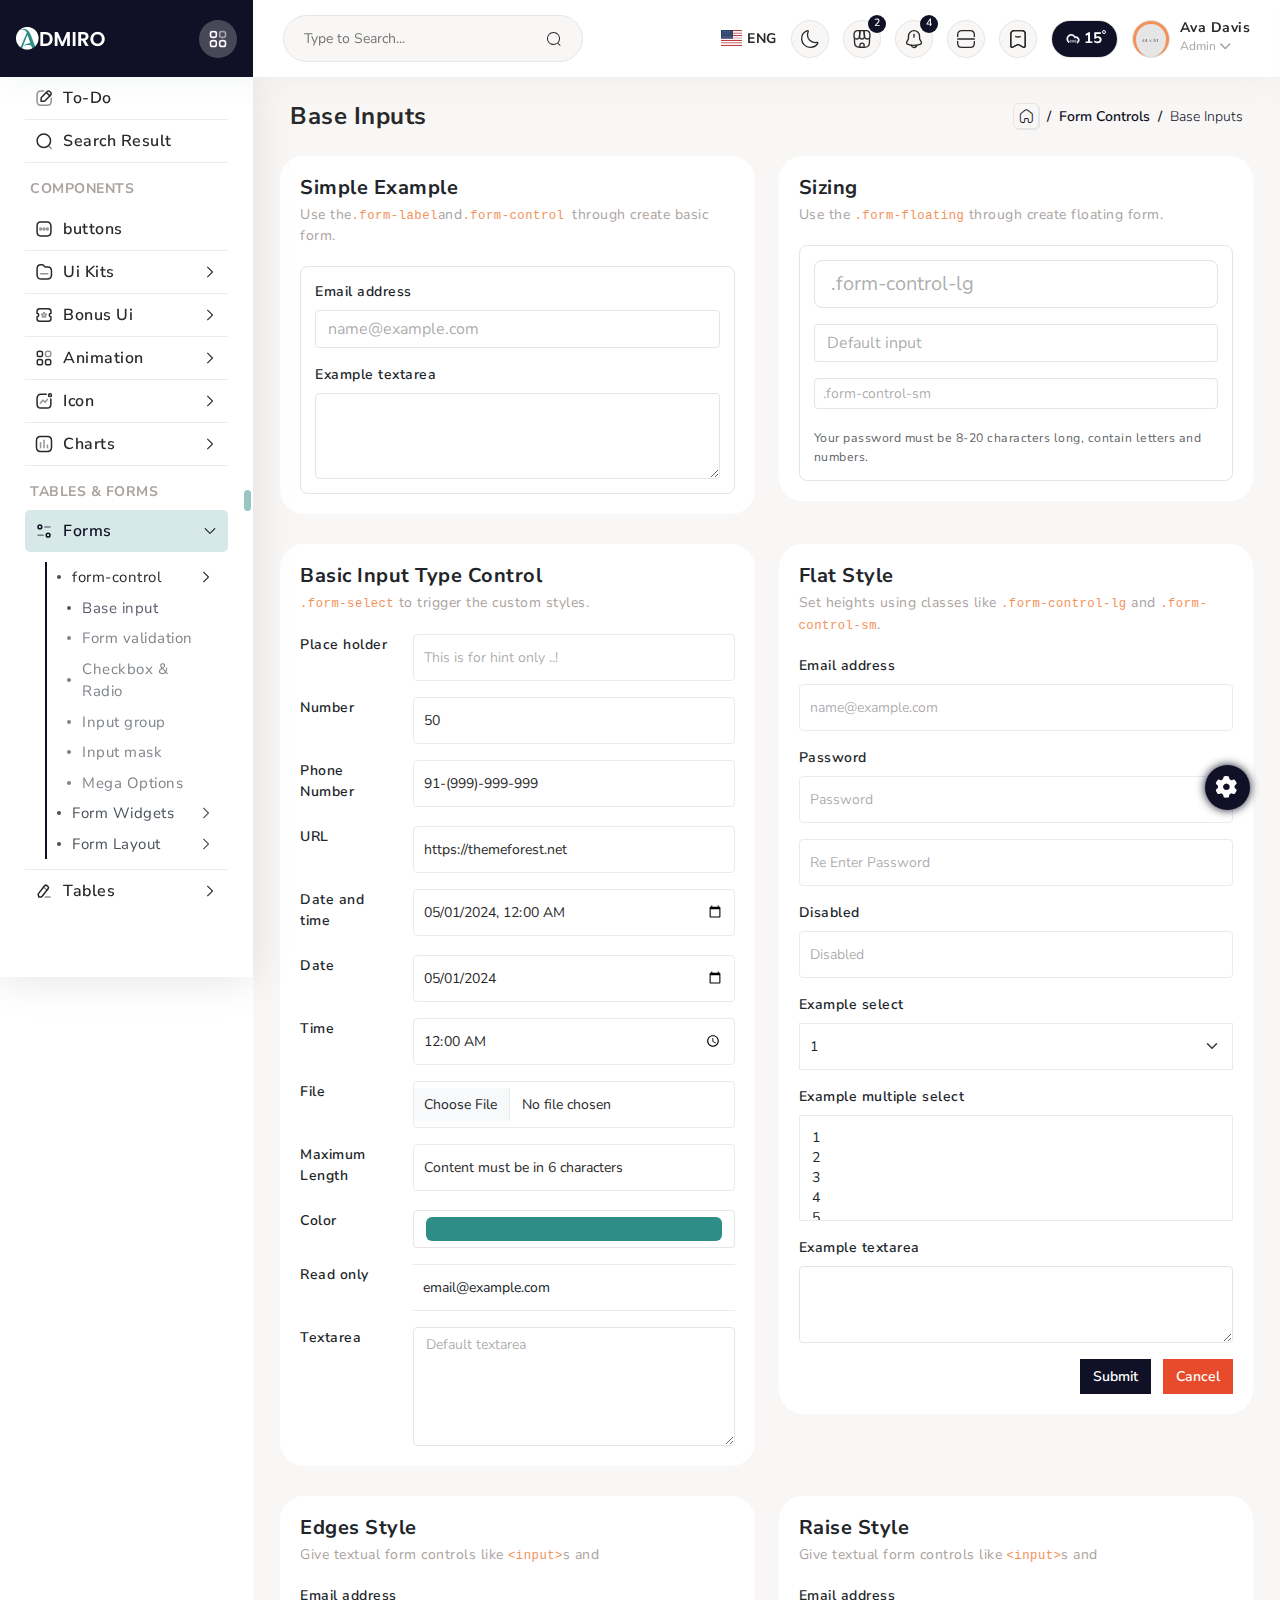
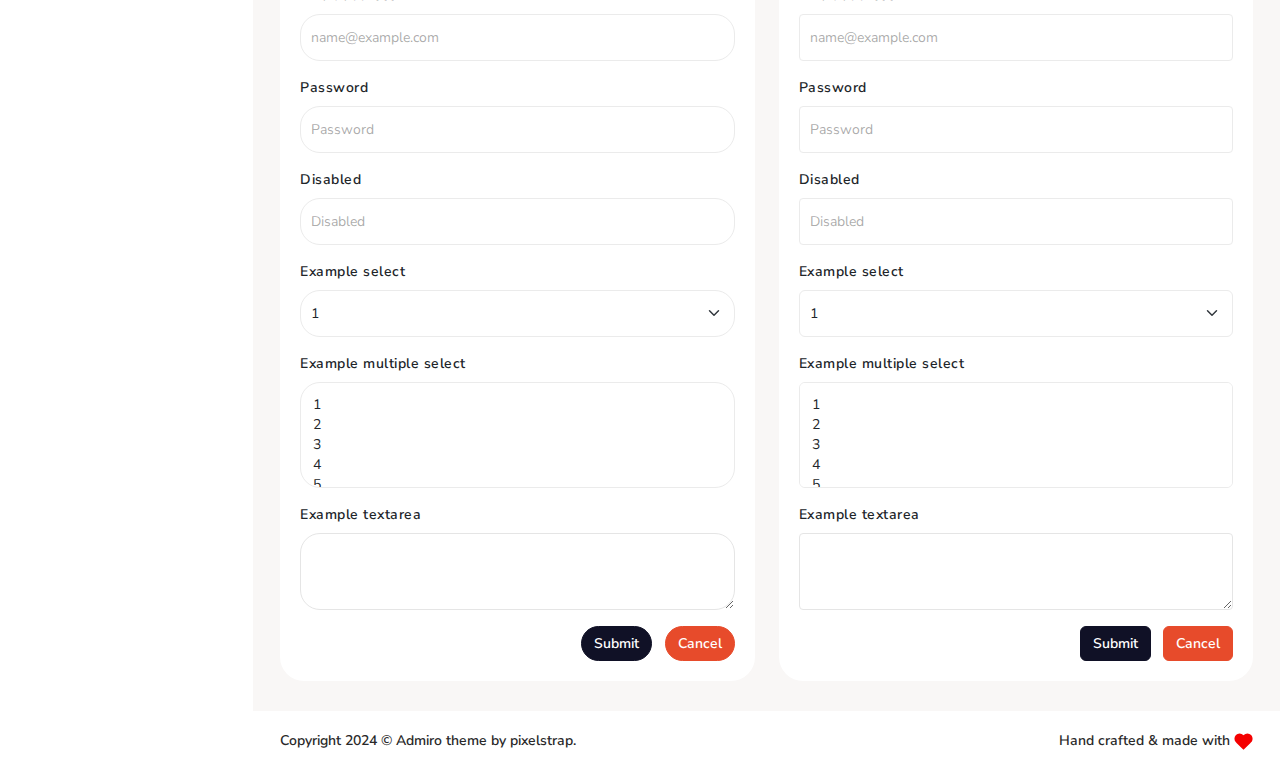
<file: template/base-input.html>
<!DOCTYPE html>
<html lang="en">
  <head>
    <meta http-equiv="Content-Type" content="text/html; charset=UTF-8">
    <meta http-equiv="X-UA-Compatible" content="IE=edge">
    <meta name="viewport" content="width=device-width, initial-scale=1.0">
    <meta name="description" content="Admiro admin is super flexible, powerful, clean &amp; modern responsive bootstrap 5 admin template with unlimited possibilities.">
    <meta name="keywords" content="admin template, Admiro admin template, best javascript admin, dashboard template, bootstrap admin template, responsive admin template, web app">
    <meta name="author" content="pixelstrap">
    <title>Admiro - Premium Admin Template</title>
    <!-- Favicon icon-->
    <link rel="icon" href="../assets/images/favicon.png" type="image/x-icon">
    <link rel="shortcut icon" href="../assets/images/favicon.png" type="image/x-icon">
    <!-- Google font-->
    <link rel="preconnect" href="https://fonts.googleapis.com">
    <link rel="preconnect" href="https://fonts.gstatic.com" crossorigin="">
    <link href="https://fonts.googleapis.com/css2?family=Nunito+Sans:opsz,wght@6..12,200;6..12,300;6..12,400;6..12,500;6..12,600;6..12,700;6..12,800;6..12,900;6..12,1000&amp;display=swap" rel="stylesheet">
    <!-- Flag icon css -->
    <link rel="stylesheet" href="../assets/css/vendors/flag-icon.css">
    <!-- iconly-icon-->
    <link rel="stylesheet" href="../assets/css/iconly-icon.css">
    <link rel="stylesheet" href="../assets/css/bulk-style.css">
    <!-- iconly-icon-->
    <link rel="stylesheet" href="../assets/css/themify.css">
    <!--fontawesome-->
    <link rel="stylesheet" href="../assets/css/fontawesome-min.css">
    <!-- Whether Icon css-->
    <link rel="stylesheet" type="text/css" href="../assets/css/vendors/weather-icons/weather-icons.min.css">
    <link rel="stylesheet" type="text/css" href="../assets/css/vendors/scrollbar.css">
    <link rel="stylesheet" type="text/css" href="../assets/css/vendors/slick.css">
    <link rel="stylesheet" type="text/css" href="../assets/css/vendors/slick-theme.css">
    <!-- App css -->
    <link id="color" rel="stylesheet" href="../assets/css/color-1.css" media="screen">
    <link rel="stylesheet" href="../assets/css/style.css">
  </head>
  <body>
    <!-- page-wrapper Start-->
    <!-- tap on top starts-->
    <div class="tap-top"><i class="iconly-Arrow-Up icli"></i></div>
    <!-- tap on tap ends-->
    <!-- loader-->
    <div class="loader-wrapper">
      <div class="loader"><span></span><span></span><span></span><span></span><span></span></div>
    </div>
    <div class="page-wrapper compact-wrapper" id="pageWrapper">
      <header class="page-header row">
        <div class="logo-wrapper d-flex align-items-center col-auto"><a href="index.html"><img class="light-logo img-fluid" src="../assets/images/logo/logo1.png" alt="logo"><img class="dark-logo img-fluid" src="../assets/images/logo/logo-dark.png" alt="logo"></a><a class="close-btn toggle-sidebar" href="javascript:void(0)">
            <svg class="svg-color">
              <use href="../assets/svg/iconly-sprite.svg#Category"></use>
            </svg></a></div>
        <div class="page-main-header col">
          <div class="header-left">
            <form class="form-inline search-full col" action="#" method="get">
              <div class="form-group w-100">
                <div class="Typeahead Typeahead--twitterUsers">
                  <div class="u-posRelative">
                    <input class="demo-input Typeahead-input form-control-plaintext w-100" type="text" placeholder="Search Admiro .." name="q" title="" autofocus>
                    <div class="spinner-border Typeahead-spinner" role="status"><span class="sr-only">Loading...</span></div><i class="close-search" data-feather="x"></i>
                  </div>
                  <div class="Typeahead-menu"></div>
                </div>
              </div>
            </form>
            <div class="form-group-header d-lg-block d-none">
              <div class="Typeahead Typeahead--twitterUsers">
                <div class="u-posRelative d-flex align-items-center"> 
                  <input class="demo-input py-0 Typeahead-input form-control-plaintext w-100" type="text" placeholder="Type to Search..." name="q" title=""><i class="search-bg iconly-Search icli"></i>
                </div>
              </div>
            </div>
          </div>
          <div class="nav-right">
            <ul class="header-right"> 
              <li class="custom-dropdown">
                <div class="translate_wrapper">
                  <div class="current_lang"><a class="lang" href="javascript:void(0)"><i class="flag-icon flag-icon-us"></i>
                      <h6 class="lang-txt f-w-700">ENG</h6></a></div>
                  <ul class="custom-menu profile-menu language-menu py-0 more_lang">
                                  <li class="d-block"><a class="lang" href="#" data-value="English"><i class="flag-icon flag-icon-us"></i>
                                      <div class="lang-txt">English</div></a></li>
                                  <li class="d-block"><a class="lang" href="#" data-value="fr"><i class="flag-icon flag-icon-fr"></i>
                                      <div class="lang-txt">Français</div></a></li>
                                  <li class="d-block"><a class="lang" href="#" data-value="es"><i class="flag-icon flag-icon-es"></i>
                                      <div class="lang-txt">Español</div></a></li>
                  </ul>
                </div>
              </li>
              <li class="search d-lg-none d-flex"> <a href="javascript:void(0)">
                  <svg>
                    <use href="../assets/svg/iconly-sprite.svg#Search"></use>
                  </svg></a></li>
              <li>  <a class="dark-mode" href="javascript:void(0)">
                  <svg>
                    <use href="../assets/svg/iconly-sprite.svg#moondark"></use>
                  </svg></a></li>
              <li class="custom-dropdown"><a href="javascript:void(0)">
                  <svg>
                    <use href="../assets/svg/iconly-sprite.svg#cart-icon"></use>
                  </svg></a><span class="badge rounded-pill badge-primary">2</span>
                <div class="custom-menu cart-dropdown py-0 overflow-hidden">
                  <h3 class="title dropdown-title">Cart</h3>
                  <ul class="pb-0">
                    <li>
                      <div class="d-flex"><img class="img-fluid b-r-5 me-3 img-60" src="../assets/images/dashboard-2/1.png" alt="">
                        <div class="flex-grow-1"><span class="f-w-600">Watch multicolor</span>
                          <div class="qty-box">
                            <div class="input-group"><span class="input-group-prepend">
                                <button class="btn quantity-left-minus" type="button" data-type="minus" data-field="">-</button></span>
                              <input class="form-control input-number" type="text" name="quantity" value="1"><span class="input-group-prepend">
                                <button class="btn quantity-right-plus" type="button" data-type="plus" data-field="">+</button></span>
                            </div>
                          </div>
                          <h6 class="font-primary">$500</h6>
                        </div>
                        <div class="close-circle"><a class="bg-danger" href="#"><i data-feather="x"></i></a></div>
                      </div>
                    </li>
                    <li>
                      <div class="d-flex"><img class="img-fluid b-r-5 me-3 img-60" src="../assets/images/dashboard-2/2.png" alt="">
                        <div class="flex-grow-1"><span class="f-w-600">Airpods</span>
                          <div class="qty-box">
                            <div class="input-group"><span class="input-group-prepend">
                                <button class="btn quantity-left-minus" type="button" data-type="minus" data-field="">-</button></span>
                              <input class="form-control input-number" type="text" name="quantity" value="1"><span class="input-group-prepend">
                                <button class="btn quantity-right-plus" type="button" data-type="plus" data-field="">+</button></span>
                            </div>
                          </div>
                          <h6 class="font-primary">$500.00</h6>
                        </div>
                        <div class="close-circle"><a class="bg-danger" href="#"><i data-feather="x"></i></a></div>
                      </div>
                    </li>
                    <li class="total">
                      <h6 class="mb-0">Order Total : <span class="f-w-600">$1000.00</span></h6>
                    </li>
                    <li class="text-center"><a class="d-block mb-3 view-cart f-w-700 text-primary" href="cart.html">Go to your cart</a><a class="btn btn-primary view-checkout text-white" href="checkout.html">Checkout</a></li>
                  </ul>
                </div>
              </li>
              <li class="custom-dropdown"><a href="javascript:void(0)">
                  <svg>
                    <use href="../assets/svg/iconly-sprite.svg#notification"></use>
                  </svg></a><span class="badge rounded-pill badge-primary">4</span>
                <div class="custom-menu notification-dropdown py-0 overflow-hidden">
                  <h3 class="title bg-primary-light dropdown-title">Notification <span class="font-primary">View all</span></h3>
                  <ul class="activity-timeline">
                    <li class="d-flex align-items-start">
                      <div class="activity-line"></div>
                      <div class="activity-dot-primary"></div>
                      <div class="flex-grow-1">
                        <h6 class="f-w-600 font-primary">30-04-2024<span>Today</span><span class="circle-dot-primary float-end">
                            <svg class="circle-color">
                              <use href="../assets/svg/iconly-sprite.svg#circle"></use>
                            </svg></span></h6>
                        <h5>Alice Goodwin</h5>
                        <p class="mb-0">Fashion should be fun. It shouldn't be labelled intellectual.</p>
                      </div>
                    </li>
                                  <li class="d-flex align-items-start">
                                    <div class="activity-dot-secondary"></div>
                                    <div class="flex-grow-1">
                                      <h6 class="f-w-600 font-secondary">28-06-2024<span>1 hour ago</span><span class="float-end circle-dot-secondary">
                                          <svg class="circle-color">
                                            <use href="../assets/svg/iconly-sprite.svg#circle"></use>
                                          </svg></span></h6>
                                      <h5>Herry Venter</h5>
                                      <p>I am convinced that there can be luxury in simplicity.</p>
                                    </div>
                                  </li>
                                  <li class="d-flex align-items-start">
                                    <div class="activity-dot-primary"></div>
                                    <div class="flex-grow-1">
                                      <h6 class="f-w-600 font-primary">04-08-2024<span>Today</span><span class="float-end circle-dot-primary">
                                          <svg class="circle-color">
                                            <use href="../assets/svg/iconly-sprite.svg#circle"></use>
                                          </svg></span></h6>
                                      <h5>Loain Deo</h5>
                                      <p>I feel that things happen for open new opportunities.</p>
                                    </div>
                                  </li>
                                  <li class="d-flex align-items-start">
                                    <div class="activity-dot-secondary"></div>
                                    <div class="flex-grow-1">
                                      <h6 class="f-w-600 font-secondary">12-11-2024<span>Yesterday</span><span class="float-end circle-dot-secondary">
                                          <svg class="circle-color">
                                            <use href="../assets/svg/iconly-sprite.svg#circle"></use>
                                          </svg></span></h6>
                                      <h5>Fenter Jessy</h5>
                                      <p>Sometimes the simplest things are the most profound.</p>
                                    </div>
                                  </li>
                  </ul>
                </div>
              </li>
              <li><a class="full-screen" href="javascript:void(0)"> 
                  <svg>
                    <use href="../assets/svg/iconly-sprite.svg#scanfull"></use>
                  </svg></a></li>
              <li class="custom-dropdown"><a href="javascript:void(0)">
                  <svg>
                    <use href="../assets/svg/iconly-sprite.svg#bookmark"></use>
                  </svg></a>
                <div class="custom-menu bookmark-dropdown py-0 overflow-hidden">
                  <h3 class="title bg-primary-light dropdown-title">Bookmark</h3>
                  <ul> 
                    <li> 
                      <form class="mb-0">
                        <div class="input-group">
                          <input class="form-control" type="text" placeholder="Search Bookmark..."><span class="input-group-text">
                            <svg class="svg-color">
                              <use href="../assets/svg/iconly-sprite.svg#Search"></use>
                            </svg></span>
                        </div>
                      </form>
                    </li>
                                  <li class="d-flex align-items-center">
                                    <div class="flex-shrink-0 me-2 btn-activity-primary"><a href="index.html">
                                        <svg class="svg-color">
                                          <use href="../assets/svg/iconly-sprite.svg#cube"></use>
                                        </svg></a></div>
                                    <div class="d-flex justify-content-between align-items-center w-100"><a href="index.html">Dashboard</a>
                                      <svg class="svg-color icon-star">
                                        <use href="../assets/svg/iconly-sprite.svg#star"></use>
                                      </svg>
                                    </div>
                                  </li>
                                  <li class="d-flex align-items-center">
                                    <div class="flex-shrink-0 me-2 btn-activity-secondary"><a href="to-do.html">
                                        <svg class="svg-color">
                                          <use href="../assets/svg/iconly-sprite.svg#check"></use>
                                        </svg></a></div>
                                    <div class="d-flex justify-content-between align-items-center w-100"><a href="to-do.html">To-do</a>
                                      <svg class="svg-color icon-star">
                                        <use href="../assets/svg/iconly-sprite.svg#star"></use>
                                      </svg>
                                    </div>
                                  </li>
                                  <li class="d-flex align-items-center">
                                    <div class="flex-shrink-0 me-2 btn-activity-danger"><a href="apex_chart.html">
                                        <svg class="svg-color">
                                          <use href="../assets/svg/iconly-sprite.svg#pie"></use>
                                        </svg></a></div>
                                    <div class="d-flex justify-content-between align-items-center w-100"><a href="apex_chart.html">Chart</a>
                                      <svg class="svg-color icon-star">
                                        <use href="../assets/svg/iconly-sprite.svg#star"></use>
                                      </svg>
                                    </div>
                                  </li>
                  </ul>
                </div>
              </li>
              <li class="cloud-design"><a class="cloud-mode">
                  <svg class="climacon climacon_cloudDrizzle" id="cloudDrizzle" version="1.1" viewBox="15 15 70 70">
                    <g class="climacon_iconWrap climacon_iconWrap-cloudDrizzle">
                      <g class="climacon_wrapperComponent climacon_wrapperComponent-drizzle">
                        <path class="climacon_component climacon_component-stroke climacon_component-stroke_drizzle climacon_component-stroke_drizzle-left" d="M42.001,53.644c1.104,0,2,0.896,2,2v3.998c0,1.105-0.896,2-2,2c-1.105,0-2.001-0.895-2.001-2v-3.998C40,54.538,40.896,53.644,42.001,53.644z"></path>
                        <path class="climacon_component climacon_component-stroke climacon_component-stroke_drizzle climacon_component-stroke_drizzle-middle" d="M49.999,53.644c1.104,0,2,0.896,2,2v4c0,1.104-0.896,2-2,2s-1.998-0.896-1.998-2v-4C48.001,54.54,48.896,53.644,49.999,53.644z"></path>
                        <path class="climacon_component climacon_component-stroke climacon_component-stroke_drizzle climacon_component-stroke_drizzle-right" d="M57.999,53.644c1.104,0,2,0.896,2,2v3.998c0,1.105-0.896,2-2,2c-1.105,0-2-0.895-2-2v-3.998C55.999,54.538,56.894,53.644,57.999,53.644z"></path>
                      </g>
                      <g class="climacon_wrapperComponent climacon_wrapperComponent-cloud">
                        <path class="climacon_component climacon_component-stroke climacon_component-stroke_cloud" d="M63.999,64.944v-4.381c2.387-1.386,3.998-3.961,3.998-6.92c0-4.418-3.58-8-7.998-8c-1.603,0-3.084,0.481-4.334,1.291c-1.232-5.316-5.973-9.29-11.664-9.29c-6.628,0-11.999,5.372-11.999,12c0,3.549,1.55,6.729,3.998,8.926v4.914c-4.776-2.769-7.998-7.922-7.998-13.84c0-8.836,7.162-15.999,15.999-15.999c6.004,0,11.229,3.312,13.965,8.203c0.664-0.113,1.336-0.205,2.033-0.205c6.627,0,11.998,5.373,11.998,12C71.997,58.864,68.655,63.296,63.999,64.944z"></path>
                      </g>
                    </g>
                  </svg>
                  <h3>15</h3></a></li>
              <li class="profile-nav custom-dropdown">
                <div class="user-wrap">
                  <div class="user-img"><img src="../assets/images/profile.png" alt="user"></div>
                  <div class="user-content">
                    <h6>Ava Davis</h6>
                    <p class="mb-0">Admin<i class="fa-solid fa-chevron-down"></i></p>
                  </div>
                </div>
                <div class="custom-menu overflow-hidden">
                  <ul class="profile-body">
                    <li class="d-flex"> 
                      <svg class="svg-color">
                        <use href="../assets/svg/iconly-sprite.svg#Profile"></use>
                      </svg><a class="ms-2" href="user-profile.html">Account</a>
                    </li>
                    <li class="d-flex"> 
                      <svg class="svg-color">
                        <use href="../assets/svg/iconly-sprite.svg#Message"></use>
                      </svg><a class="ms-2" href="letter-box.html">Inbox</a>
                    </li>
                    <li class="d-flex"> 
                      <svg class="svg-color">
                        <use href="../assets/svg/iconly-sprite.svg#Document"></use>
                      </svg><a class="ms-2" href="to-do.html">Task</a>
                    </li>
                    <li class="d-flex"> 
                      <svg class="svg-color">
                        <use href="../assets/svg/iconly-sprite.svg#Login"></use>
                      </svg><a class="ms-2" href="login.html">Log Out</a>
                    </li>
                  </ul>
                </div>
              </li>
            </ul>
          </div>
        </div>
      </header>
      <!-- Page Body Start-->
      <div class="page-body-wrapper">
        <!-- Page sidebar start-->
        <aside class="page-sidebar"> 
          <div class="left-arrow" id="left-arrow"><i data-feather="arrow-left"></i></div>
          <div class="main-sidebar" id="main-sidebar">
            <ul class="sidebar-menu" id="simple-bar">
              <li class="pin-title sidebar-main-title">  
                <div> 
                  <h5 class="sidebar-title f-w-700">Pinned</h5>
                </div>
              </li>
              <li class="sidebar-main-title">
                <div>
                  <h5 class="lan-1 f-w-700 sidebar-title">General</h5>
                </div>
              </li>
              <li class="sidebar-list"><i class="fa-solid fa-thumbtack"></i><a class="sidebar-link" href="javascript:void(0)"> 
                  <svg class="stroke-icon">
                    <use href="../assets/svg/iconly-sprite.svg#Home-dashboard"></use>
                  </svg>
                  <h6>Dashboards</h6><span class="badge">3</span><i class="iconly-Arrow-Right-2 icli"></i></a>
                <ul class="sidebar-submenu">
                  <li> <a href="index.html">Default</a></li>
                  <li><a href="dashboard-02.html">Ecommerce </a></li>
                  <li> <a href="dashboard-03.html">Education</a></li>
                </ul>
              </li>
              <li class="sidebar-list"> <i class="fa-solid fa-thumbtack"></i><a class="sidebar-link" href="javascript:void(0)">
                  <svg class="stroke-icon">
                    <use href="../assets/svg/iconly-sprite.svg#Pie"></use>
                  </svg>
                  <h6 class="lan-2">Widgets </h6><i class="iconly-Arrow-Right-2 icli"></i></a>
                <ul class="sidebar-submenu">
                  <li> <a href="general-widget.html">General</a></li>
                  <li><a href="chart-widget.html">Chart</a></li>
                </ul>
              </li>
              <li class="sidebar-list"><i class="fa-solid fa-thumbtack"></i><a class="sidebar-link" href="javascript:void(0)">
                  <svg class="stroke-icon">
                    <use href="../assets/svg/iconly-sprite.svg#Document"></use>
                  </svg>
                  <h6 class="lan-3">Page layout</h6><i class="iconly-Arrow-Right-2 icli"> </i></a>
                <ul class="sidebar-submenu">
                  <li> <a href="box-layout.html">Box Layout</a></li>
                  <li><a href="layout-rtl.html">RTL</a></li>
                  <li> <a href="layout-dark.html">Dark</a></li>
                </ul>
              </li>
              <li class="sidebar-main-title">
                <div>
                  <h5 class="f-w-700 sidebar-title pt-3">Application</h5>
                </div>
              </li>
              <li class="sidebar-list"> <i class="fa-solid fa-thumbtack"></i><a class="sidebar-link" href="javascript:void(0)">
                  <svg class="stroke-icon">
                    <use href="../assets/svg/iconly-sprite.svg#Info-circle"></use>
                  </svg>
                  <h6 class="f-w-600">Project</h6><i class="iconly-Arrow-Right-2 icli"></i></a>
                <ul class="sidebar-submenu">
                  <li> <a href="project-list.html">Project list </a></li>
                  <li> <a href="projectcreate.html">Project create </a></li>
                </ul>
              </li>
              <li class="sidebar-list"> <i class="fa-solid fa-thumbtack"></i><a class="sidebar-link" href="file-manager.html">
                  <svg class="stroke-icon">
                    <use href="../assets/svg/iconly-sprite.svg#Paper"></use>
                  </svg>
                  <h6 class="f-w-600">File Manager </h6></a></li>
              <li class="sidebar-list"> <i class="fa-solid fa-thumbtack"></i><a class="sidebar-link" href="kanban-board.html">
                  <svg class="stroke-icon">
                    <use href="../assets/svg/iconly-sprite.svg#Wallet"></use>
                  </svg>
                  <h6 class="f-w-600">Kanban board</h6></a></li>
              <li class="sidebar-list"> <i class="fa-solid fa-thumbtack"></i><a class="sidebar-link" href="javascript:void(0)">
                  <svg class="stroke-icon">
                    <use href="../assets/svg/iconly-sprite.svg#Bag"></use>
                  </svg>
                  <h6 class="f-w-600">Ecommerce</h6><i class="iconly-Arrow-Right-2 icli"> </i></a>
                <ul class="sidebar-submenu">
                  <li> <a href="add-products.html">Add Products</a></li>
                  <li> <a href="product.html">Product</a></li>
                  <li> <a href="product-page.html">Product Page</a></li>
                  <li> <a href="category.html">Category page</a></li>
                  <li> <a href="list-products.html">Product list</a></li>
                  <li> <a href="payment-details.html">Payment Details</a></li>
                  <li> <a href="order-history.html">Order History</a></li>
                  <li><a class="submenu-title" href="javascript:void(0)">Invoices<i class="iconly-Arrow-Right-2 icli"> </i></a>
                    <ul class="according-submenu">
                      <li> <a href="invoices-1.html">Invoices 1</a></li>
                      <li> <a href="invoices-2.html">Invoices 2</a></li>
                      <li> <a href="invoices-3.html">Invoices 3</a></li>
                      <li> <a href="invoices-4.html">Invoices 4</a></li>
                      <li> <a href="invoices-5.html">Invoices 5</a></li>
                      <li> <a href="invoices-6.html">Invoices 6</a></li>
                    </ul>
                  </li>
                  <li> <a href="cart.html">Cart</a></li>
                  <li> <a href="list-wish.html">Wishlist</a></li>
                  <li> <a href="checkout.html">Checkout</a></li>
                  <li> <a href="pricing.html">Pricing </a></li>
                </ul>
              </li>
              <li class="sidebar-list"> <i class="fa-solid fa-thumbtack"></i><a class="sidebar-link" href="letter-box.html">
                  <svg class="stroke-icon">
                    <use href="../assets/svg/iconly-sprite.svg#Message"></use>
                  </svg>
                  <h6 class="f-w-600">Letter Box</h6></a></li>
              <li class="sidebar-list"> <i class="fa-solid fa-thumbtack"></i><a class="sidebar-link" href="javascript:void(0)">
                  <svg class="stroke-icon">
                    <use href="../assets/svg/iconly-sprite.svg#Chat"></use>
                  </svg>
                  <h6 class="f-w-600">Chat</h6><i class="iconly-Arrow-Right-2 icli"> </i></a>
                <ul class="sidebar-submenu">
                  <li> <a href="private-chat.html">Private Chat</a></li>
                  <li> <a href="group-chat.html">Group Chat</a></li>
                </ul>
              </li>
              <li class="sidebar-list"> <i class="fa-solid fa-thumbtack"></i><a class="sidebar-link" href="javascript:void(0)">
                  <svg class="stroke-icon">
                    <use href="../assets/svg/iconly-sprite.svg#Profile"></use>
                  </svg>
                  <h6 class="f-w-600">Users</h6><i class="iconly-Arrow-Right-2 icli"> </i></a>
                <ul class="sidebar-submenu">
                  <li> <a href="user-profile.html">Users Profile</a></li>
                  <li> <a href="edit-profile.html">Users Edit</a></li>
                  <li> <a href="user-cards.html">Users Cards      </a></li>
                </ul>
              </li>
              <li class="sidebar-list"> <i class="fa-solid fa-thumbtack"></i><a class="sidebar-link" href="bookmark.html">
                  <svg class="stroke-icon">
                    <use href="../assets/svg/iconly-sprite.svg#Bookmark"></use>
                  </svg>
                  <h6 class="f-w-600">Bookmarks</h6></a></li>
              <li class="sidebar-list"> <i class="fa-solid fa-thumbtack"></i><a class="sidebar-link" href="contacts.html">
                  <svg class="stroke-icon">
                    <use href="../assets/svg/iconly-sprite.svg#Contacts"></use>
                  </svg>
                  <h6 class="f-w-600">Contacts   </h6></a></li>
              <li class="sidebar-list"> <i class="fa-solid fa-thumbtack"></i><a class="sidebar-link" href="task.html">
                  <svg class="stroke-icon">
                    <use href="../assets/svg/iconly-sprite.svg#Tick-square"></use>
                  </svg>
                  <h6 class="f-w-600">Tasks</h6></a></li>
              <li class="sidebar-list"> <i class="fa-solid fa-thumbtack"></i><a class="sidebar-link" href="calendar-basic.html">
                  <svg class="stroke-icon">
                    <use href="../assets/svg/iconly-sprite.svg#Calendar"></use>
                  </svg>
                  <h6 class="f-w-600">Calendar  </h6></a></li>
              <li class="sidebar-list"> <i class="fa-solid fa-thumbtack"></i><a class="sidebar-link" href="social-app.html">
                  <svg class="stroke-icon">
                    <use href="../assets/svg/iconly-sprite.svg#Camera"></use>
                  </svg>
                  <h6 class="f-w-600">Social App</h6></a></li>
              <li class="sidebar-list"> <i class="fa-solid fa-thumbtack"></i><a class="sidebar-link" href="to-do.html">
                  <svg class="stroke-icon">
                    <use href="../assets/svg/iconly-sprite.svg#Edit"></use>
                  </svg>
                  <h6 class="f-w-600">To-Do </h6></a></li>
              <li class="sidebar-list"> <i class="fa-solid fa-thumbtack"></i><a class="sidebar-link" href="search.html">
                  <svg class="stroke-icon">
                    <use href="../assets/svg/iconly-sprite.svg#Search-sidebar"></use>
                  </svg>
                  <h6 class="f-w-600">Search Result                                                </h6></a></li>
              <li class="sidebar-main-title">
                <div>
                  <h5 class="f-w-700 sidebar-title pt-3">Components</h5>
                </div>
              </li>
              <li class="sidebar-list"> <i class="fa-solid fa-thumbtack"></i><a class="sidebar-link" href="buttons.html">
                  <svg class="stroke-icon">
                    <use href="../assets/svg/iconly-sprite.svg#More-box"></use>
                  </svg>
                  <h6 class="f-w-600">buttons </h6></a></li>
              <li class="sidebar-list"> <i class="fa-solid fa-thumbtack"></i><a class="sidebar-link" href="javascript:void(0)">
                  <svg class="stroke-icon">
                    <use href="../assets/svg/iconly-sprite.svg#Folder"></use>
                  </svg>
                  <h6 class="f-w-600">Ui Kits</h6><i class="iconly-Arrow-Right-2 icli"> </i></a>
                <ul class="sidebar-submenu">
                  <li> <a href="typography.html">Typography</a></li>
                  <li><a href="avatars.html">Avatars</a></li>
                  <li> <a href="alert.html">Alert</a></li>
                  <li> <a href="helper-classes.html">Helper classes</a></li>
                  <li> <a href="grid.html">Grid</a></li>
                  <li> <a href="accordion.html">Accordion</a></li>
                  <li> <a href="tag-pills.html">Tag pills</a></li>
                  <li> <a href="modal.html">Modal </a></li>
                  <li> <a href="popover.html">Popover </a></li>
                  <li> <a href="progress-bar.html">Progress bar</a></li>
                  <li> <a href="tab-bootstrap.html">Tab bootstrap</a></li>
                  <li> <a href="tooltip.html">Tooltip</a></li>
                  <li> <a href="dropdown.html"> Dropdown</a></li>
                  <li> <a href="list.html">List</a></li>
                </ul>
              </li>
              <li class="sidebar-list"><i class="fa-solid fa-thumbtack"></i><a class="sidebar-link" href="javascript:void(0)">
                  <svg class="stroke-icon">
                    <use href="../assets/svg/iconly-sprite.svg#Ticket-star"></use>
                  </svg>
                  <h6 class="f-w-600">Bonus Ui</h6><i class="iconly-Arrow-Right-2 icli"></i></a>
                <ul class="sidebar-submenu"> 
                  <li><a href="scrollable.html">Scrollable</a></li>
                  <li> <a href="tree.html">Tree view </a></li>
                  <li><a href="toasts.html">Toasts </a></li>
                  <li> <a href="rating.html">Rating</a></li>
                  <li> <a href="dropzone.html">Dropzone</a></li>
                  <li> <a href="tour.html">Tour</a></li>
                  <li> <a href="sweetalert2.html">Sweetalert2 </a></li>
                  <li> <a href="modal-animated.html">Animated Modal</a></li>
                  <li> <a href="slider.html">Slider</a></li>
                  <li> <a href="ribbons.html">Ribbons</a></li>
                  <li><a href="pagination.html">Pagination</a></li>
                  <li> <a href="breadcrumb.html">Breadcrumb</a></li>
                  <li> <a href="range-slider.html">Range slider</a></li>
                  <li> <a href="image-cropper.html">Image cropper</a></li>
                  <li> <a href="basic-card.html">Basic Card</a></li>
                  <li> <a href="creative-card.html">Creative Card</a></li>
                  <li> <a href="dragable-card.html">Dragable Card </a></li>
                  <li> <a href="timeline.html">Timeline</a></li>
                </ul>
              </li>
              <li class="sidebar-list"> <i class="fa-solid fa-thumbtack"></i><a class="sidebar-link" href="javascript:void(0)">
                  <svg class="stroke-icon">
                    <use href="../assets/svg/iconly-sprite.svg#Category"></use>
                  </svg>
                  <h6 class="f-w-600">Animation </h6><i class="iconly-Arrow-Right-2 icli"></i></a>
                <ul class="sidebar-submenu"> 
                  <li>  <a href="AOS.html">aos</a></li>
                  <li>  <a href="WOW.html">wow</a></li>
                </ul>
              </li>
              <li class="sidebar-list"> <i class="fa-solid fa-thumbtack"></i><a class="sidebar-link" href="javascript:void(0)">
                  <svg class="stroke-icon">
                    <use href="../assets/svg/iconly-sprite.svg#Activity"></use>
                  </svg>
                  <h6 class="f-w-600">Icon</h6><i class="iconly-Arrow-Right-2 icli"></i></a>
                <ul class="sidebar-submenu"> 
                  <li><a href="font-awesome.html">Fontawesome icon</a></li>
                  <li><a href="feather_icon.html">Feather icon</a></li>
                  <li> <a href="iconly-icon.html">Iconly icon </a></li>
                  <li> <a href="themify-icon.html">Themify Icon</a></li>
                </ul>
              </li>
              <li class="sidebar-list"> <i class="fa-solid fa-thumbtack"></i><a class="sidebar-link" href="javascript:void(0)">
                  <svg class="stroke-icon">
                    <use href="../assets/svg/iconly-sprite.svg#Chart"></use>
                  </svg>
                  <h6 class="f-w-600">Charts</h6><i class="iconly-Arrow-Right-2 icli"></i></a>
                <ul class="sidebar-submenu">
                  <li><a href="echarts.html">Echarts</a></li>
                  <li> <a href="apex_chart.html">Apex Chart</a></li>
                  <li> <a href="chart-google.html">Google Chart</a></li>
                  <li> <a href="chart-sparkline.html">Sparkline chart</a></li>
                  <li> <a href="chart-flot.html">Flot Chart</a></li>
                  <li> <a href="chart-knob.html">Knob Chart</a></li>
                  <li> <a href="chart-morris.html">Morris Chart</a></li>
                  <li> <a href="chartjs.html">Chatjs Chart</a></li>
                  <li> <a href="chartist_chart.html">Chartist Chart</a></li>
                  <li><a href="chart-peity.html">Peity Chart</a></li>
                </ul>
              </li>
              <li class="sidebar-main-title">
                <div>
                  <h5 class="sidebar-title pt-3 f-w-700">Tables & Forms</h5>
                </div>
              </li>
              <li class="sidebar-list"> <i class="fa-solid fa-thumbtack"></i><a class="sidebar-link" href="javascript:void(0)">
                  <svg class="stroke-icon">
                    <use href="../assets/svg/iconly-sprite.svg#Filter"></use>
                  </svg>
                  <h6 class="f-w-600">Forms</h6><i class="iconly-Arrow-Right-2 icli"> </i></a>
                <ul class="sidebar-submenu">
                  <li><a class="submenu-title" href="javascript:void(0)">form-control<i class="iconly-Arrow-Right-2 icli"> </i></a>
                    <ul class="according-submenu">
                      <li> <a href="base-input.html">Base input</a></li>
                      <li> <a href="form-validation.html">Form validation</a></li>
                      <li> <a href="radio-checkbox-control.html">Checkbox & Radio </a></li>
                      <li> <a href="input-group.html">Input group</a></li>
                      <li> <a href="input-mask.html">Input mask</a></li>
                      <li> <a href="megaoptions.html">Mega Options                                                    </a></li>
                    </ul>
                  </li>
                  <li><a class="submenu-title" href="javascript:void(0)">Form Widgets<i class="iconly-Arrow-Right-2 icli"> </i></a>
                    <ul class="according-submenu">
                      <li> <a href="datepicker.html">Datepicker</a></li>
                      <li> <a href="touchspin.html">Touchspin</a></li>
                      <li> <a href="select2.html">Select2 </a></li>
                      <li> <a href="switch.html">Switch </a></li>
                      <li> <a href="typehead.html">Typehead </a></li>
                      <li> <a href="clipboard.html">Clipboard</a></li>
                    </ul>
                  </li>
                  <li><a class="submenu-title" href="javascript:void(0)">Form Layout<i class="iconly-Arrow-Right-2 icli"> </i></a>
                    <ul class="according-submenu">
                      <li> <a href="form-wizard.html">Form wizard 1</a></li>
                      <li> <a href="form-wizard-two.html">Form wizard 2</a></li>
                      <li> <a href="form-wizard-three.html">Two factor</a></li>
                    </ul>
                  </li>
                </ul>
              </li>
              <li class="sidebar-list"> <i class="fa-solid fa-thumbtack"></i><a class="sidebar-link" href="javascript:void(0)">
                  <svg class="stroke-icon">
                    <use href="../assets/svg/iconly-sprite.svg#Edit-line"></use>
                  </svg>
                  <h6 class="f-w-600">Tables</h6><i class="iconly-Arrow-Right-2 icli"> </i></a>
                <ul class="sidebar-submenu">
                  <li><a class="submenu-title" href="javascript:void(0)">Bootstrap Tables<i class="iconly-Arrow-Right-2 icli"> </i></a>
                    <ul class="according-submenu">
                      <li> <a href="basic-table.html">Basic Tables</a></li>
                      <li> <a href="table-components.html">Table components</a></li>
                    </ul>
                  </li>
                  <li><a class="submenu-title" href="javascript:void(0)">Data Tables<i class="iconly-Arrow-Right-2 icli"> </i></a>
                    <ul class="according-submenu">
                      <li> <a href="datatable-basic-init.html">Basic Init</a></li>
                      <li> <a href="datatable-advance.html">Advance Init</a></li>
                      <li> <a href="datatable-API.html">API</a></li>
                      <li><a href="datatable-data-source.html">Data Sources</a></li>
                    </ul>
                  </li>
                  <li> <a href="datatable-ext-autofill.html">Ex. Data Tables</a></li>
                  <li> <a href="jsgrid-table.html">Js Grid Table         </a></li>
                </ul>
              </li>
              <li class="sidebar-main-title">
                <div>
                  <h5 class="sidebar-title pt-3 f-w-700">Pages</h5>
                </div>
              </li>
              <li class="sidebar-list"> <i class="fa-solid fa-thumbtack"></i><a class="sidebar-link" href="landing-page.html">
                  <svg class="stroke-icon">
                    <use href="../assets/svg/iconly-sprite.svg#Wallet"></use>
                  </svg>
                  <h6 class="f-w-600">Landing page</h6></a></li>
              <li class="sidebar-list"><i class="fa-solid fa-thumbtack"></i><a class="sidebar-link" href="sample-page.html">
                  <svg class="stroke-icon">
                    <use href="../assets/svg/iconly-sprite.svg#Paper-plus"></use>
                  </svg>
                  <h6 class="f-w-600">Sample page</h6></a></li>
              <li class="sidebar-list"> <i class="fa-solid fa-thumbtack"></i><a class="sidebar-link" href="internationalization.html">
                  <svg class="stroke-icon">
                    <use href="../assets/svg/iconly-sprite.svg#Play"></use>
                  </svg>
                  <h6 class="f-w-600">Internationalization</h6></a></li>
              <li class="sidebar-list"> <i class="fa-solid fa-thumbtack"></i><a class="sidebar-link" href="../starter-kit/index.html" target="_blank">
                  <svg class="stroke-icon">
                    <use href="../assets/svg/iconly-sprite.svg#Star-kit"></use>
                  </svg>
                  <h6 class="f-w-600">Starter kit</h6></a></li>
              <li class="sidebar-list"> <i class="fa-solid fa-thumbtack"></i><a class="sidebar-link" href="javascript:void(0)">
                  <svg class="stroke-icon">
                    <use href="../assets/svg/iconly-sprite.svg#Password"></use>
                  </svg>
                  <h6 class="f-w-600">Others</h6><i class="iconly-Arrow-Right-2 icli"> </i></a>
                <ul class="sidebar-submenu">
                  <li><a class="submenu-title" href="javascript:void(0)">Error Page<i class="iconly-Arrow-Right-2 icli"> </i></a>
                    <ul class="according-submenu">
                      <li> <a href="error-page1.html">Error page 1</a></li>
                      <li> <a href="error-page2.html">Error page 2</a></li>
                      <li> <a href="error-page3.html">Error page 3</a></li>
                      <li> <a href="error-page4.html">Error page 4</a></li>
                      <li> <a href="error-page5.html">Error page 5</a></li>
                      <li> <a href="error-page6.html">Error page 6</a></li>
                    </ul>
                  </li>
                  <li><a class="submenu-title" href="javascript:void(0)"> Authentication<i class="iconly-Arrow-Right-2 icli"> </i></a>
                    <ul class="according-submenu">
                      <li> <a href="login.html" target="_blank">Login Simple</a></li>
                      <li> <a href="login_one.html" target="_blank">Login with bg image</a></li>
                      <li> <a href="login_two.html" target="_blank">Login with image two</a></li>
                      <li> <a href="login-bs-validation.html" target="_blank">Login With validation</a></li>
                      <li> <a href="login-bs-tt-validation.html" target="_blank">Login with tooltip</a></li>
                      <li> <a href="login-sa-validation.html" target="_blank">Login with sweetalert</a></li>
                      <li> <a href="sign-up.html" target="_blank">Register Simple</a></li>
                      <li> <a href="sign-up-one.html" target="_blank">Register with Bg Image</a></li>
                      <li> <a href="sign-up-two.html" target="_blank">Register with image two</a></li>
                      <li> <a href="sign-up-wizard.html" target="_blank">Register wizard</a></li>
                      <li> <a href="unlock.html">Unlock User</a></li>
                      <li> <a href="forget-password.html">Forget Password</a></li>
                      <li> <a href="reset-password.html">Reset Password</a></li>
                      <li> <a href="maintenance.html">Maintenance</a></li>
                    </ul>
                  </li>
                  <li><a class="submenu-title" href="javascript:void(0)">Coming Soon<i class="iconly-Arrow-Right-2 icli"> </i></a>
                    <ul class="according-submenu">
                      <li> <a href="comingsoon.html">Coming Simple</a></li>
                      <li> <a href="comingsoon-bg-video.html">Coming with Bg video</a></li>
                      <li> <a href="comingsoon-bg-img.html">Coming with Bg Image</a></li>
                    </ul>
                  </li>
                  <li><a class="submenu-title" href="javascript:void(0)">Email templates<i class="iconly-Arrow-Right-2 icli"> </i></a>
                    <ul class="according-submenu">
                      <li> <a href="basic-template.html">Basic Email</a></li>
                      <li> <a href="email-header.html">Basic With Header</a></li>
                      <li> <a href="template-email.html">Ecomerce Template</a></li>
                      <li> <a href="template-email-2.html">Email Template 2</a></li>
                      <li> <a href="ecommerce-templates.html">Ecommerce Email</a></li>
                      <li> <a href="email-order-success.html">Order Success</a></li>
                    </ul>
                  </li>
                </ul>
              </li>
              <li class="sidebar-main-title">
                <div>
                  <h5 class="sidebar-title pt-3 f-w-700">Miscellaneous</h5>
                </div>
              </li>
              <li class="sidebar-list"> <i class="fa-solid fa-thumbtack"></i><a class="sidebar-link" href="javascript:void(0)">
                  <svg class="stroke-icon">
                    <use href="../assets/svg/iconly-sprite.svg#Gallery"></use>
                  </svg>
                  <h6 class="f-w-600">Gallery  </h6><i class="iconly-Arrow-Right-2 icli"></i></a>
                <ul class="sidebar-submenu">
                  <li> <a href="gallery.html">Gallery Grid</a></li>
                  <li> <a href="gallery-with-description.html">Gallery Grid Desc</a></li>
                  <li> <a href="masonary.html">Masonary Gallery</a></li>
                  <li> <a href="masonary_with_disc.html">Masonary With Desc</a></li>
                  <li> <a href="gallery-hover.html">Hover Effects</a></li>
                </ul>
              </li>
              <li class="sidebar-list"> <i class="fa-solid fa-thumbtack"></i><a class="sidebar-link" href="javascript:void(0)">
                  <svg class="stroke-icon">
                    <use href="../assets/svg/iconly-sprite.svg#Game"></use>
                  </svg>
                  <h6 class="f-w-600">Blog  </h6><i class="iconly-Arrow-Right-2 icli"></i></a>
                <ul class="sidebar-submenu">
                  <li> <a href="blog.html">Blog Details</a></li>
                  <li> <a href="blog-single.html">Blog Single</a></li>
                  <li><a href="add_post.html">Add Post</a></li>
                </ul>
              </li>
              <li class="sidebar-list"><a class="sidebar-link" href="faq.html"> 
                  <svg class="stroke-icon">
                    <use href="../assets/svg/iconly-sprite.svg#Danger"></use>
                  </svg>
                  <h6 class="f-w-600">FAQ</h6></a></li>
              <li class="sidebar-list"> <i class="fa-solid fa-thumbtack"></i><a class="sidebar-link" href="javascript:void(0)">
                  <svg class="stroke-icon">
                    <use href="../assets/svg/iconly-sprite.svg#Filter-2"></use>
                  </svg>
                  <h6 class="f-w-600">Job Search  </h6><i class="iconly-Arrow-Right-2 icli"></i></a>
                <ul class="sidebar-submenu">
                  <li> <a href="job-cards-view.html">Card view</a></li>
                  <li> <a href="job-list-view.html">List view</a></li>
                  <li><a href="job-details.html">Job details   </a></li>
                  <li><a href="job-apply.html">Apply</a></li>
                </ul>
              </li>
              <li class="sidebar-list"> <i class="fa-solid fa-thumbtack"></i><a class="sidebar-link" href="javascript:void(0)">
                  <svg class="stroke-icon">
                    <use href="../assets/svg/iconly-sprite.svg#Work"></use>
                  </svg>
                  <h6 class="f-w-600">Learning</h6><i class="iconly-Arrow-Right-2 icli"></i></a>
                <ul class="sidebar-submenu">
                  <li> <a href="learning_list_visit.html">Learning List</a></li>
                  <li> <a href="learning_detailed.html">Learning Detailed</a></li>
                </ul>
              </li>
              <li class="sidebar-list"> <i class="fa-solid fa-thumbtack"></i><a class="sidebar-link" href="javascript:void(0)">
                  <svg class="stroke-icon">
                    <use href="../assets/svg/iconly-sprite.svg#Discovery"></use>
                  </svg>
                  <h6 class="f-w-600">Maps</h6><i class="iconly-Arrow-Right-2 icli"></i></a>
                <ul class="sidebar-submenu">
                  <li> <a href="data-map.html">Data Map</a></li>
                  <li> <a href="vector-map.html">Vector Maps</a></li>
                </ul>
              </li>
              <li class="sidebar-list"> <i class="fa-solid fa-thumbtack"></i><a class="sidebar-link" href="javascript:void(0)">
                  <svg class="stroke-icon">
                    <use href="../assets/svg/iconly-sprite.svg#Shield"></use>
                  </svg>
                  <h6 class="f-w-600">Editors</h6><i class="iconly-Arrow-Right-2 icli"></i></a>
                <ul class="sidebar-submenu">
                  <li> <a href="quilleditor.html">Quill editor</a></li>
                  <li> <a href="ace-code-editor.html">ACE Code Editor</a></li>
                </ul>
              </li>
              <li class="sidebar-list"> <i class="fa-solid fa-thumbtack"></i><a class="sidebar-link" href="knowledgebase.html">
                  <svg class="stroke-icon">
                    <use href="../assets/svg/iconly-sprite.svg#Setting"></use>
                  </svg>
                  <h6 class="f-w-600">Knowledgebase</h6></a></li>
              <li class="sidebar-list"> <i class="fa-solid fa-thumbtack"></i><a class="sidebar-link" href="support-ticket.html">
                  <svg class="stroke-icon">
                    <use href="../assets/svg/iconly-sprite.svg#Ticket"></use>
                  </svg>
                  <h6 class="f-w-600">Support Ticket</h6></a></li>
            </ul>
          </div>
          <div class="right-arrow" id="right-arrow"><i data-feather="arrow-right"></i></div>
        </aside>
        <!-- Page sidebar end-->
        <div class="page-body">
          <div class="container-fluid">
            <div class="page-title">
              <div class="row">
                <div class="col-sm-6 col-12">
                  <h2>Base Inputs</h2>
                </div>
                <div class="col-sm-6 col-12">
                  <ol class="breadcrumb">
                    <li class="breadcrumb-item"><a href="index.html"><i class="iconly-Home icli svg-color"></i></a></li>
                    <li class="breadcrumb-item">Form Controls</li>
                    <li class="breadcrumb-item active">Base Inputs</li>
                  </ol>
                </div>
              </div>
            </div>
          </div>
          <!-- Container-fluid starts  -->
          <div class="container-fluid">
            <div class="row">
              <div class="col-md-6">
                <div class="card">
                  <div class="card-header card-no-border pb-0">
                    <h3>Simple Example</h3>
                    <p class="mt-1 mb-0">Use the<code>.form-label</code>and<code>.form-control </code>through create basic form.</p>
                  </div>
                  <div class="card-body basic-form">
                    <div class="card-wrapper border rounded-3">
                      <form class="row">
                        <div class="mb-3">
                          <label class="form-label" for="exampleFormControlInput1">Email address</label>
                          <input class="form-control" id="exampleFormControlInput1" type="email" placeholder="name@example.com">
                        </div>
                        <div>
                          <label class="form-label" for="exampleFormControlTextarea1">Example textarea</label>
                          <textarea class="form-control" id="exampleFormControlTextarea1" rows="3"></textarea>
                        </div>
                      </form>
                    </div>
                  </div>
                </div>
              </div>
              <div class="col-md-6">
                <div class="card">
                  <div class="card-header card-no-border pb-0">
                    <h3>Sizing</h3>
                    <p class="mt-1 mb-0">Use the <code>.form-floating</code> through create floating form.</p>
                  </div>
                  <div class="card-body basic-form"> 
                    <div class="card-wrapper border rounded-3">
                      <form class="row floating-wrapper">
                        <div class="mb-3">
                          <input class="form-control form-control-lg" type="text" placeholder=".form-control-lg" aria-label=".form-control-lg example">
                        </div>
                        <div class="mb-3">
                          <input class="form-control" type="text" placeholder="Default input" aria-label="default input example">
                        </div>
                        <div class="mb-3">
                          <input class="form-control form-control-sm" type="text" placeholder=".form-control-sm" aria-label=".form-control-sm example">
                        </div>
                        <div class="form-text" id="passwordHelpBlock">Your password must be 8-20 characters long, contain letters and numbers.</div>
                      </form>
                    </div>
                  </div>
                </div>
              </div>
              <div class="col-md-6">
                <div class="card">
                  <div class="card-header card-no-border pb-0">
                    <h3>Basic Input Type Control </h3>
                    <p class="mt-1 mb-0"> <code>.form-select</code> to trigger the custom styles.</p>
                  </div>
                  <div class="card-body basic-form">
                    <form class="theme-form row g-3">
                      <div class="col-sm-3">
                        <label class="form-label">Place holder</label>
                      </div>
                      <div class="col-sm-9">
                        <input class="form-control" type="text" placeholder="This is for hint only ..!">
                      </div>
                      <div class="col-sm-3">
                        <label class="form-label">Number</label>
                      </div>
                      <div class="col-sm-9">
                        <input class="form-control" type="number" value="50">
                      </div>
                      <div class="col-sm-3">
                        <label class="form-label">Phone Number</label>
                      </div>
                      <div class="col-sm-9">
                        <input class="form-control" type="tel" value="91-(999)-999-999">
                      </div>
                      <div class="col-sm-3">
                        <label class="form-label">URL</label>
                      </div>
                      <div class="col-sm-9">
                        <input class="form-control" type="url" value="https://themeforest.net">
                      </div>
                      <div class="col-sm-3">
                        <label class="form-label">Date and time</label>
                      </div>
                      <div class="col-sm-9">
                        <input class="form-control" type="datetime-local" value="2024-05-01T00:00" min="2024-05-01T00:00">
                      </div>
                      <div class="col-sm-3">
                        <label class="form-label">Date</label>
                      </div>
                      <div class="col-sm-9">
                        <input class="form-control" type="date" value="2024-05-01">
                      </div>
                      <div class="col-sm-3">
                        <label class="form-label">Time</label>
                      </div>
                      <div class="col-sm-9">
                        <input class="form-control" type="time" value="00:00">
                      </div>
                      <div class="col-sm-3">
                        <label class="form-label">File</label>
                      </div>
                      <div class="col-sm-9">
                        <input class="form-control" type="file">
                      </div>
                      <div class="col-sm-3">
                        <label class="form-label">Maximum Length</label>
                      </div>
                      <div class="col-sm-9">
                        <input class="form-control" type="text" maxlength="6" value="Content must be in 6 characters">
                      </div>
                      <div class="col-sm-3">
                        <label class="form-label">Color</label>
                      </div>
                      <div class="col-sm-9">
                        <input class="form-control form-control-color" type="color" value="#2e8e87">
                      </div>
                      <div class="col-sm-3">
                        <label class="form-label">Read only</label>
                      </div>
                      <div class="col-sm-9">
                        <input class="form-control-plaintext" id="staticEmail" type="text" readonly="" value="email@example.com">
                      </div>
                      <div class="col-sm-3">
                        <label class="form-label">Textarea</label>
                      </div>
                      <div class="col-sm-9">
                        <textarea class="form-control" rows="5" cols="5" placeholder="Default textarea"></textarea>
                      </div>
                    </form>
                  </div>
                </div>
              </div>
              <div class="col-md-6">
                <div class="card">
                  <div class="card-header card-no-border pb-0">
                    <h3>Flat Style </h3>
                    <p class="mt-1 mb-0">
                       Set heights using classes like <code>.form-control-lg</code> and <code>.form-control-sm</code>.</p>
                  </div>
                  <div class="card-body basic-form">
                    <form class="form theme-form flat-form">
                      <div class="row">
                        <div class="col">
                          <div class="mb-3">
                            <label class="form-label" for="email">Email address</label>
                            <input class="form-control" id="email" type="email" placeholder="name@example.com">
                          </div>
                        </div>
                      </div>
                      <div class="row">
                        <div class="col">
                          <div class="mb-3">
                            <label class="form-label" for="pwd">Password</label>
                            <input class="form-control mb-3" id="pwd" type="password" placeholder="Password">
                            <input class="form-control" id="pwdre" type="password" placeholder="Re Enter Password">
                          </div>
                        </div>
                      </div>
                      <div class="row">
                        <div class="col">
                          <div class="mb-3">
                            <label class="form-label" for="disable">Disabled</label>
                            <input class="form-control" id="disable" type="text" disabled="" placeholder="Disabled">
                          </div>
                        </div>
                      </div>
                      <div class="row">
                        <div class="col">
                          <div class="mb-3">
                            <label class="form-label" for="select">Example select   </label>
                            <select class="form-select" id="select">
                              <option>1</option>
                              <option>2</option>
                              <option>3</option>
                              <option>4</option>
                              <option>5</option>
                            </select>
                          </div>
                        </div>
                      </div>
                      <div class="row">
                        <div class="col">
                          <div class="mb-3">
                            <label class="form-label" for="multiselect">Example multiple select</label>
                            <select class="form-select" id="multiselect" multiple="">
                              <option>1</option>
                              <option>2</option>
                              <option>3</option>
                              <option>4</option>
                              <option>5</option>
                            </select>
                          </div>
                        </div>
                      </div>
                      <div class="row">
                        <div class="col">
                          <div class="mb-3">
                            <label class="form-label" for="textarea">Example textarea</label>
                            <textarea class="form-control" id="textarea" rows="3"></textarea>
                          </div>
                        </div>
                      </div>
                      <div class="row">
                        <div class="col"></div>
                        <div class="text-end">
                          <button class="btn btn-primary me-2 btn-square" type="submit">Submit</button>
                          <input class="btn btn-danger btn-square" type="reset" value="Cancel">
                        </div>
                      </div>
                    </form>
                  </div>
                </div>
              </div>
              <div class="col-xl-6">
                <div class="card">
                  <div class="card-header card-no-border pb-0">
                    <h3>Edges Style</h3>
                    <p class="mt-1 mb-0">
                       Give textual form controls like <code>&lt;input&gt;</code>s and </p>
                  </div>
                  <div class="card-body custom-input">
                    <form class="form theme-form edges-form">
                      <div class="row">
                        <div class="col">
                          <div class="mb-3">
                            <label class="form-label" for="edgesmail">Email address</label>
                            <input class="form-control" id="edgesmail" type="email" placeholder="name@example.com">
                          </div>
                        </div>
                      </div>
                      <div class="row">
                        <div class="col">
                          <div class="mb-3">
                            <label class="form-label" for="edgespwd">Password</label>
                            <input class="form-control" id="edgespwd" type="password" placeholder="Password">
                          </div>
                        </div>
                      </div>
                      <div class="row">
                        <div class="col">
                          <div class="mb-3">
                            <label class="form-label" for="edgesdisable">Disabled</label>
                            <input class="form-control" id="edgesdisable" type="text" disabled="" placeholder="Disabled">
                          </div>
                        </div>
                      </div>
                      <div class="row">
                        <div class="col">
                          <div class="mb-3">
                            <label class="form-label" for="edgesselect">Example select</label>
                            <select class="form-select" id="edgesselect">
                              <option>1</option>
                              <option>2</option>
                              <option>3</option>
                              <option>4</option>
                              <option>5</option>
                            </select>
                          </div>
                        </div>
                      </div>
                      <div class="row">
                        <div class="col">
                          <div class="mb-3">
                            <label class="form-label" for="edgesselectmulti">Example multiple select</label>
                            <select class="form-select" id="edgesselectmulti" multiple="">
                              <option>1</option>
                              <option>2</option>
                              <option>3</option>
                              <option>4</option>
                              <option>5</option>
                            </select>
                          </div>
                        </div>
                      </div>
                      <div class="row">
                        <div class="col">
                          <div class="mb-3">
                            <label class="form-label" for="edgestextarea">Example textarea</label>
                            <textarea class="form-control" id="edgestextarea" rows="3"></textarea>
                          </div>
                        </div>
                      </div>
                      <div class="row">
                        <div class="col">
                          <div class="text-end">
                            <button class="btn btn-primary me-2" type="submit">Submit</button>
                            <input class="btn btn-danger" type="reset" value="Cancel">
                          </div>
                        </div>
                      </div>
                    </form>
                  </div>
                </div>
              </div>
              <div class="col-xl-6">
                <div class="card">
                  <div class="card-header card-no-border pb-0">
                    <h3>Raise Style </h3>
                    <p class="mt-1 mb-0">
                       Give textual form controls like <code>&lt;input&gt;</code>s and </p>
                  </div>
                  <div class="card-body custom-input">
                    <form class="form theme-form raise-form">
                      <div class="row">
                        <div class="col">
                          <div class="mb-3">
                            <label class="form-label" for="raiseemail">Email address</label>
                            <input class="form-control" id="raiseemail" type="email" placeholder="name@example.com">
                          </div>
                        </div>
                      </div>
                      <div class="row">
                        <div class="col">
                          <div class="mb-3">
                            <label class="form-label" for="raisepwd">Password</label>
                            <input class="form-control" id="raisepwd" type="password" placeholder="Password">
                          </div>
                        </div>
                      </div>
                      <div class="row">
                        <div class="col">
                          <div class="mb-3">
                            <label class="form-label" for="raisedisable">Disabled</label>
                            <input class="form-control" id="raisedisable" type="text" disabled="" placeholder="Disabled">
                          </div>
                        </div>
                      </div>
                      <div class="row">
                        <div class="col">
                          <div class="mb-3">
                            <label class="form-label" for="raiseselect">Example select</label>
                            <select class="form-select" id="raiseselect">
                              <option>1</option>
                              <option>2</option>
                              <option>3</option>
                              <option>4</option>
                              <option>5</option>
                            </select>
                          </div>
                        </div>
                      </div>
                      <div class="row">
                        <div class="col">
                          <div class="mb-3">
                            <label class="form-label" for="raiseselectmulti">Example multiple select</label>
                            <select class="form-select" id="raiseselectmulti" multiple="">
                              <option>1</option>
                              <option>2</option>
                              <option>3</option>
                              <option>4</option>
                              <option>5</option>
                            </select>
                          </div>
                        </div>
                      </div>
                      <div class="row">
                        <div class="col">
                          <div class="mb-3">
                            <label class="form-label" for="raisetextarea">Example textarea</label>
                            <textarea class="form-control" id="raisetextarea" rows="3"></textarea>
                          </div>
                        </div>
                      </div>
                      <div class="row">
                        <div class="col">   
                          <div class="text-end">
                            <button class="btn btn-primary btn-air-light me-2" type="submit">Submit</button>
                            <input class="btn btn-danger btn-air-light" type="reset" value="Cancel">
                          </div>
                        </div>
                      </div>
                    </form>
                  </div>
                </div>
              </div>
            </div>
          </div>
        </div>
        <footer class="footer"> 
          <div class="container-fluid">
            <div class="row"> 
              <div class="col-md-6 footer-copyright">
                <p class="mb-0">Copyright 2024 © Admiro theme by pixelstrap.</p>
              </div>
              <div class="col-md-6">
                <p class="float-end mb-0">Hand crafted &amp; made with
                  <svg class="svg-color footer-icon">
                    <use href="../assets/svg/iconly-sprite.svg#heart"></use>
                  </svg>
                </p>
              </div>
            </div>
          </div>
        </footer>
      </div>
    </div>
    <!-- jquery-->
    <script src="../assets/js/vendors/jquery/jquery.min.js"></script>
    <!-- bootstrap js-->
    <script src="../assets/js/vendors/bootstrap/dist/js/bootstrap.bundle.min.js" defer=""></script>
    <script src="../assets/js/vendors/bootstrap/dist/js/popper.min.js" defer=""></script>
    <!--fontawesome-->
    <script src="../assets/js/vendors/font-awesome/fontawesome-min.js"></script>
    <!-- sidebar -->
    <script src="../assets/js/sidebar.js"></script>
    <!-- scrollbar-->
    <script src="../assets/js/scrollbar/simplebar.js"></script>
    <script src="../assets/js/scrollbar/custom.js"></script>
    <!-- slick-->
    <script src="../assets/js/slick/slick.min.js"></script>
    <script src="../assets/js/slick/slick.js"></script>
    <!-- theme_customizer-->
    <script src="../assets/js/theme-customizer/customizer.js"></script>
    <!-- custom script -->
    <script src="../assets/js/script.js"></script>
  </body>
</html>
</file>
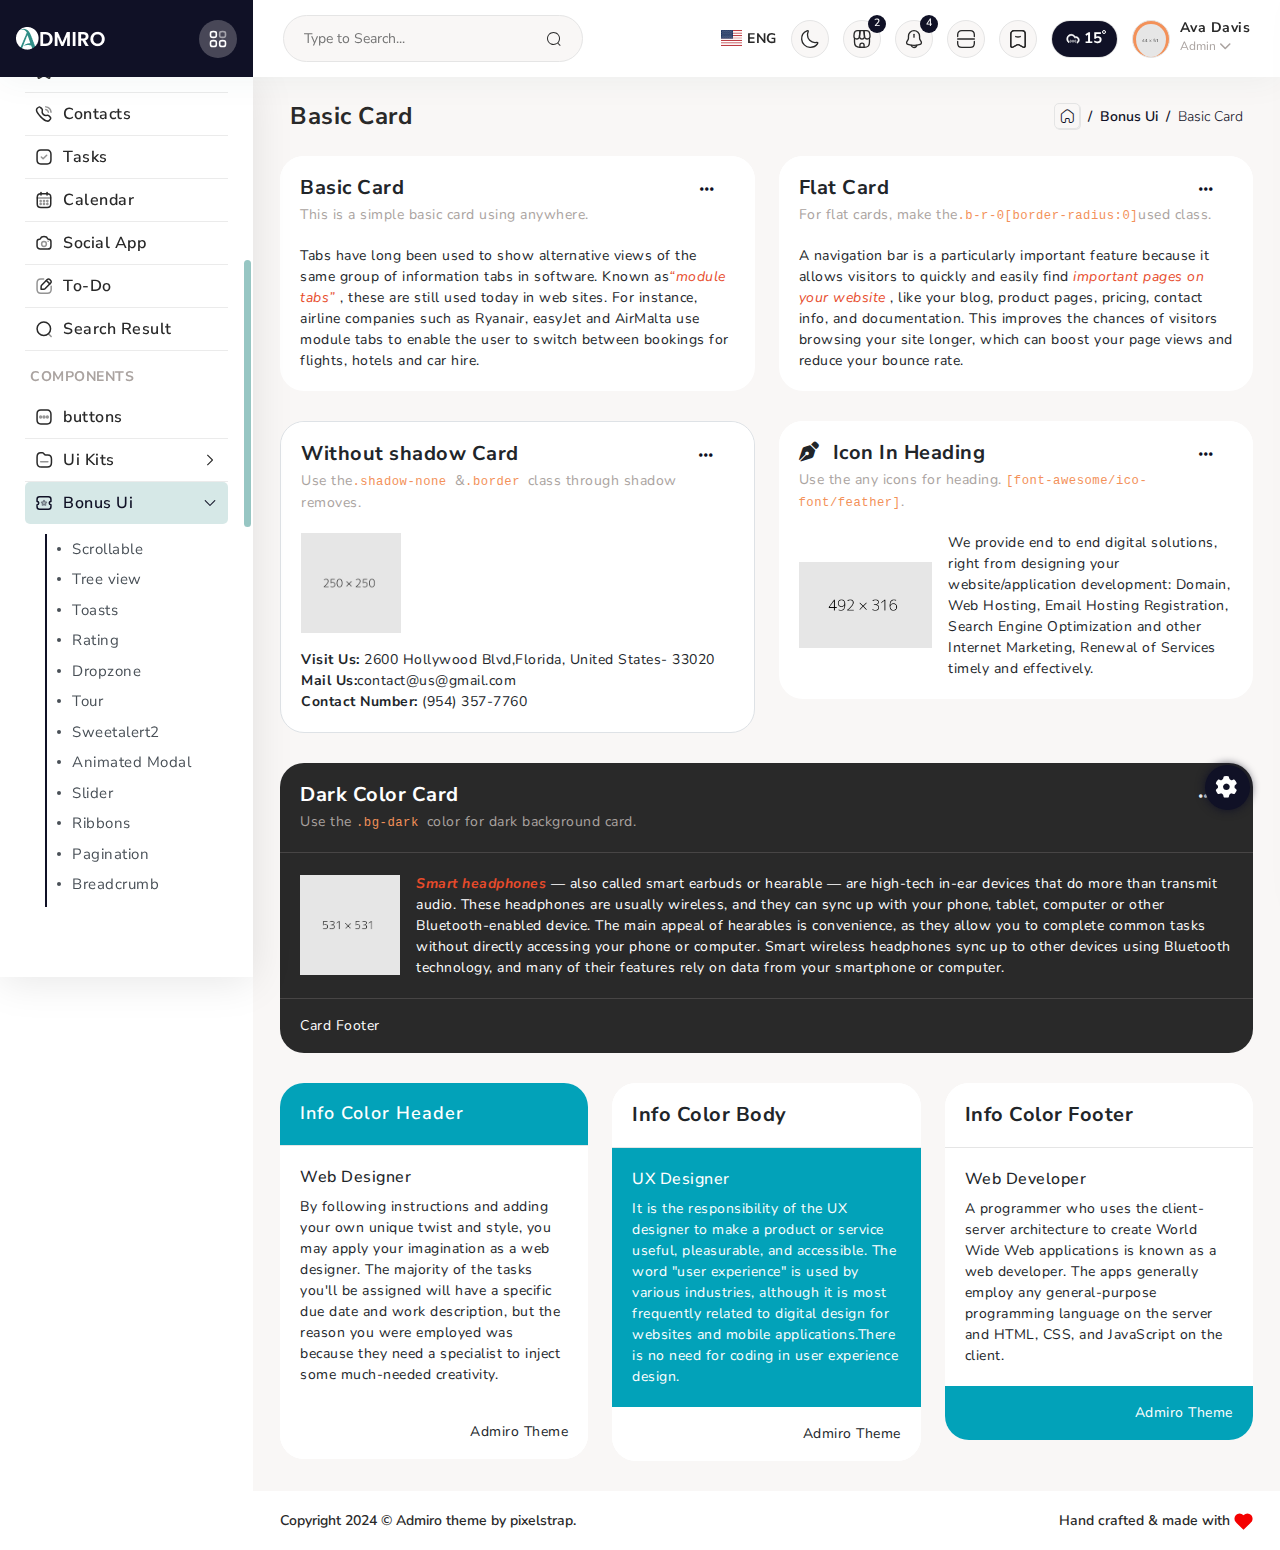
<file: template/basic-card.html>
<!DOCTYPE html >
<html lang="en">
  <head>
    <meta http-equiv="Content-Type" content="text/html; charset=UTF-8"/>
    <meta http-equiv="X-UA-Compatible" content="IE=edge"/>
    <meta name="viewport" content="width=device-width, initial-scale=1.0"/>
    <meta name="description" content="Admiro admin is super flexible, powerful, clean &amp; modern responsive bootstrap 5 admin template with unlimited possibilities."/>
    <meta name="keywords" content="admin template, Admiro admin template, best javascript admin, dashboard template, bootstrap admin template, responsive admin template, web app"/>
    <meta name="author" content="pixelstrap"/>
    <title>Admiro - Premium Admin Template</title>
    <!-- Favicon icon-->
    <link rel="icon" href="../assets/images/favicon.png" type="image/x-icon"/>
    <link rel="shortcut icon" href="../assets/images/favicon.png" type="image/x-icon"/>
    <!-- Google font-->
    <link rel="preconnect" href="https://fonts.googleapis.com"/>
    <link rel="preconnect" href="https://fonts.gstatic.com" crossorigin=""/>
    <link href="https://fonts.googleapis.com/css2?family=Nunito+Sans:opsz,wght@6..12,200;6..12,300;6..12,400;6..12,500;6..12,600;6..12,700;6..12,800;6..12,900;6..12,1000&amp;display=swap" rel="stylesheet"/>
    <!-- Flag icon css -->
    <link rel="stylesheet" href="../assets/css/vendors/flag-icon.css"/>
    <!-- iconly-icon-->
    <link rel="stylesheet" href="../assets/css/iconly-icon.css"/>
    <link rel="stylesheet" href="../assets/css/bulk-style.css"/>
    <!-- iconly-icon-->
    <link rel="stylesheet" href="../assets/css/themify.css"/>
    <!--fontawesome-->
    <link rel="stylesheet" href="../assets/css/fontawesome-min.css"/>
    <!-- Whether Icon css-->
    <link rel="stylesheet" type="text/css" href="../assets/css/vendors/weather-icons/weather-icons.min.css"/>
    <link rel="stylesheet" type="text/css" href="../assets/css/vendors/scrollbar.css"/>
    <link rel="stylesheet" type="text/css" href="../assets/css/vendors/prism.css"/>
    <link rel="stylesheet" type="text/css" href="../assets/css/vendors/slick.css"/>
    <link rel="stylesheet" type="text/css" href="../assets/css/vendors/slick-theme.css"/>
    <!-- App css -->
    <link id="color" rel="stylesheet" href="../assets/css/color-1.css" media="screen"/>
    <link rel="stylesheet" href="../assets/css/style.css"/>
  </head>
  <body>
    <!-- page-wrapper Start-->
    <!-- tap on top starts-->
    <div class="tap-top"><i class="iconly-Arrow-Up icli"></i></div>
    <!-- tap on tap ends-->
    <!-- loader-->
    <div class="loader-wrapper">
      <div class="loader"><span></span><span></span><span></span><span></span><span></span></div>
    </div>
    <div class="page-wrapper compact-wrapper" id="pageWrapper"> 
      <header class="page-header row">
        <div class="logo-wrapper d-flex align-items-center col-auto"><a href="index.html"><img class="light-logo img-fluid" src="../assets/images/logo/logo1.png" alt="logo"/><img class="dark-logo img-fluid" src="../assets/images/logo/logo-dark.png" alt="logo"/></a><a class="close-btn toggle-sidebar" href="javascript:void(0)">
            <svg class="svg-color">
              <use href="../assets/svg/iconly-sprite.svg#Category"></use>
            </svg></a></div>
        <div class="page-main-header col">
          <div class="header-left">
            <form class="form-inline search-full col" action="#" method="get">
              <div class="form-group w-100">
                <div class="Typeahead Typeahead--twitterUsers">
                  <div class="u-posRelative">
                    <input class="demo-input Typeahead-input form-control-plaintext w-100" type="text" placeholder="Search Admiro .." name="q" title="" autofocus="autofocus"/>
                    <div class="spinner-border Typeahead-spinner" role="status"><span class="sr-only">Loading...</span></div><i class="close-search" data-feather="x"></i>
                  </div>
                  <div class="Typeahead-menu"></div>
                </div>
              </div>
            </form>
            <div class="form-group-header d-lg-block d-none">
              <div class="Typeahead Typeahead--twitterUsers">
                <div class="u-posRelative d-flex align-items-center"> 
                  <input class="demo-input py-0 Typeahead-input form-control-plaintext w-100" type="text" placeholder="Type to Search..." name="q" title=""/><i class="search-bg iconly-Search icli"></i>
                </div>
              </div>
            </div>
          </div>
          <div class="nav-right">
            <ul class="header-right"> 
              <li class="custom-dropdown">
                <div class="translate_wrapper">
                  <div class="current_lang"><a class="lang" href="javascript:void(0)"><i class="flag-icon flag-icon-us"></i>
                      <h6 class="lang-txt f-w-700">ENG</h6></a></div>
                  <ul class="custom-menu profile-menu language-menu py-0 more_lang">
                                  <li class="d-block"><a class="lang" href="#" data-value="English"><i class="flag-icon flag-icon-us"></i>
                                      <div class="lang-txt">English</div></a></li>
                                  <li class="d-block"><a class="lang" href="#" data-value="fr"><i class="flag-icon flag-icon-fr"></i>
                                      <div class="lang-txt">Français</div></a></li>
                                  <li class="d-block"><a class="lang" href="#" data-value="es"><i class="flag-icon flag-icon-es"></i>
                                      <div class="lang-txt">Español</div></a></li>
                  </ul>
                </div>
              </li>
              <li class="search d-lg-none d-flex"> <a href="javascript:void(0)">
                  <svg>
                    <use href="../assets/svg/iconly-sprite.svg#Search"></use>
                  </svg></a></li>
              <li>  <a class="dark-mode" href="javascript:void(0)">
                  <svg>
                    <use href="../assets/svg/iconly-sprite.svg#moondark"></use>
                  </svg></a></li>
              <li class="custom-dropdown"><a href="javascript:void(0)">
                  <svg>
                    <use href="../assets/svg/iconly-sprite.svg#cart-icon"></use>
                  </svg></a><span class="badge rounded-pill badge-primary">2</span>
                <div class="custom-menu cart-dropdown py-0 overflow-hidden">
                  <h3 class="title dropdown-title">Cart</h3>
                  <ul class="pb-0">
                    <li>
                      <div class="d-flex"><img class="img-fluid b-r-5 me-3 img-60" src="../assets/images/dashboard-2/1.png" alt=""/>
                        <div class="flex-grow-1"><span class="f-w-600">Watch multicolor</span>
                          <div class="qty-box">
                            <div class="input-group"><span class="input-group-prepend">
                                <button class="btn quantity-left-minus" type="button" data-type="minus" data-field="">-</button></span>
                              <input class="form-control input-number" type="text" name="quantity" value="1"/><span class="input-group-prepend">
                                <button class="btn quantity-right-plus" type="button" data-type="plus" data-field="">+</button></span>
                            </div>
                          </div>
                          <h6 class="font-primary">$500</h6>
                        </div>
                        <div class="close-circle"><a class="bg-danger" href="#"><i data-feather="x"></i></a></div>
                      </div>
                    </li>
                    <li>
                      <div class="d-flex"><img class="img-fluid b-r-5 me-3 img-60" src="../assets/images/dashboard-2/2.png" alt=""/>
                        <div class="flex-grow-1"><span class="f-w-600">Airpods</span>
                          <div class="qty-box">
                            <div class="input-group"><span class="input-group-prepend">
                                <button class="btn quantity-left-minus" type="button" data-type="minus" data-field="">-</button></span>
                              <input class="form-control input-number" type="text" name="quantity" value="1"/><span class="input-group-prepend">
                                <button class="btn quantity-right-plus" type="button" data-type="plus" data-field="">+</button></span>
                            </div>
                          </div>
                          <h6 class="font-primary">$500.00</h6>
                        </div>
                        <div class="close-circle"><a class="bg-danger" href="#"><i data-feather="x"></i></a></div>
                      </div>
                    </li>
                    <li class="total">
                      <h6 class="mb-0">Order Total : <span class="f-w-600">$1000.00</span></h6>
                    </li>
                    <li class="text-center"><a class="d-block mb-3 view-cart f-w-700 text-primary" href="cart.html">Go to your cart</a><a class="btn btn-primary view-checkout text-white" href="checkout.html">Checkout</a></li>
                  </ul>
                </div>
              </li>
              <li class="custom-dropdown"><a href="javascript:void(0)">
                  <svg>
                    <use href="../assets/svg/iconly-sprite.svg#notification"></use>
                  </svg></a><span class="badge rounded-pill badge-primary">4</span>
                <div class="custom-menu notification-dropdown py-0 overflow-hidden">
                  <h3 class="title bg-primary-light dropdown-title">Notification <span class="font-primary">View all</span></h3>
                  <ul class="activity-timeline">
                    <li class="d-flex align-items-start">
                      <div class="activity-line"></div>
                      <div class="activity-dot-primary"></div>
                      <div class="flex-grow-1">
                        <h6 class="f-w-600 font-primary">30-04-2024<span>Today</span><span class="circle-dot-primary float-end">
                            <svg class="circle-color">
                              <use href="../assets/svg/iconly-sprite.svg#circle"></use>
                            </svg></span></h6>
                        <h5>Alice Goodwin</h5>
                        <p class="mb-0">Fashion should be fun. It shouldn't be labelled intellectual.</p>
                      </div>
                    </li>
                                  <li class="d-flex align-items-start">
                                    <div class="activity-dot-secondary"></div>
                                    <div class="flex-grow-1">
                                      <h6 class="f-w-600 font-secondary">28-06-2024<span>1 hour ago</span><span class="float-end circle-dot-secondary">
                                          <svg class="circle-color">
                                            <use href="../assets/svg/iconly-sprite.svg#circle"></use>
                                          </svg></span></h6>
                                      <h5>Herry Venter</h5>
                                      <p>I am convinced that there can be luxury in simplicity.</p>
                                    </div>
                                  </li>
                                  <li class="d-flex align-items-start">
                                    <div class="activity-dot-primary"></div>
                                    <div class="flex-grow-1">
                                      <h6 class="f-w-600 font-primary">04-08-2024<span>Today</span><span class="float-end circle-dot-primary">
                                          <svg class="circle-color">
                                            <use href="../assets/svg/iconly-sprite.svg#circle"></use>
                                          </svg></span></h6>
                                      <h5>Loain Deo</h5>
                                      <p>I feel that things happen for open new opportunities.</p>
                                    </div>
                                  </li>
                                  <li class="d-flex align-items-start">
                                    <div class="activity-dot-secondary"></div>
                                    <div class="flex-grow-1">
                                      <h6 class="f-w-600 font-secondary">12-11-2024<span>Yesterday</span><span class="float-end circle-dot-secondary">
                                          <svg class="circle-color">
                                            <use href="../assets/svg/iconly-sprite.svg#circle"></use>
                                          </svg></span></h6>
                                      <h5>Fenter Jessy</h5>
                                      <p>Sometimes the simplest things are the most profound.</p>
                                    </div>
                                  </li>
                  </ul>
                </div>
              </li>
              <li><a class="full-screen" href="javascript:void(0)"> 
                  <svg>
                    <use href="../assets/svg/iconly-sprite.svg#scanfull"></use>
                  </svg></a></li>
              <li class="custom-dropdown"><a href="javascript:void(0)">
                  <svg>
                    <use href="../assets/svg/iconly-sprite.svg#bookmark"></use>
                  </svg></a>
                <div class="custom-menu bookmark-dropdown py-0 overflow-hidden">
                  <h3 class="title bg-primary-light dropdown-title">Bookmark</h3>
                  <ul> 
                    <li> 
                      <form class="mb-0">
                        <div class="input-group">
                          <input class="form-control" type="text" placeholder="Search Bookmark..."/><span class="input-group-text">
                            <svg class="svg-color">
                              <use href="../assets/svg/iconly-sprite.svg#Search"></use>
                            </svg></span>
                        </div>
                      </form>
                    </li>
                                  <li class="d-flex align-items-center">
                                    <div class="flex-shrink-0 me-2 btn-activity-primary"><a href="index.html">
                                        <svg class="svg-color">
                                          <use href="../assets/svg/iconly-sprite.svg#cube"></use>
                                        </svg></a></div>
                                    <div class="d-flex justify-content-between align-items-center w-100"><a href="index.html">Dashboard</a>
                                      <svg class="svg-color icon-star">
                                        <use href="../assets/svg/iconly-sprite.svg#star"></use>
                                      </svg>
                                    </div>
                                  </li>
                                  <li class="d-flex align-items-center">
                                    <div class="flex-shrink-0 me-2 btn-activity-secondary"><a href="to-do.html">
                                        <svg class="svg-color">
                                          <use href="../assets/svg/iconly-sprite.svg#check"></use>
                                        </svg></a></div>
                                    <div class="d-flex justify-content-between align-items-center w-100"><a href="to-do.html">To-do</a>
                                      <svg class="svg-color icon-star">
                                        <use href="../assets/svg/iconly-sprite.svg#star"></use>
                                      </svg>
                                    </div>
                                  </li>
                                  <li class="d-flex align-items-center">
                                    <div class="flex-shrink-0 me-2 btn-activity-danger"><a href="apex_chart.html">
                                        <svg class="svg-color">
                                          <use href="../assets/svg/iconly-sprite.svg#pie"></use>
                                        </svg></a></div>
                                    <div class="d-flex justify-content-between align-items-center w-100"><a href="apex_chart.html">Chart</a>
                                      <svg class="svg-color icon-star">
                                        <use href="../assets/svg/iconly-sprite.svg#star"></use>
                                      </svg>
                                    </div>
                                  </li>
                  </ul>
                </div>
              </li>
              <li class="cloud-design"><a class="cloud-mode">
                  <svg class="climacon climacon_cloudDrizzle" id="cloudDrizzle" version="1.1" viewBox="15 15 70 70">
                    <g class="climacon_iconWrap climacon_iconWrap-cloudDrizzle">
                      <g class="climacon_wrapperComponent climacon_wrapperComponent-drizzle">
                        <path class="climacon_component climacon_component-stroke climacon_component-stroke_drizzle climacon_component-stroke_drizzle-left" d="M42.001,53.644c1.104,0,2,0.896,2,2v3.998c0,1.105-0.896,2-2,2c-1.105,0-2.001-0.895-2.001-2v-3.998C40,54.538,40.896,53.644,42.001,53.644z"></path>
                        <path class="climacon_component climacon_component-stroke climacon_component-stroke_drizzle climacon_component-stroke_drizzle-middle" d="M49.999,53.644c1.104,0,2,0.896,2,2v4c0,1.104-0.896,2-2,2s-1.998-0.896-1.998-2v-4C48.001,54.54,48.896,53.644,49.999,53.644z"></path>
                        <path class="climacon_component climacon_component-stroke climacon_component-stroke_drizzle climacon_component-stroke_drizzle-right" d="M57.999,53.644c1.104,0,2,0.896,2,2v3.998c0,1.105-0.896,2-2,2c-1.105,0-2-0.895-2-2v-3.998C55.999,54.538,56.894,53.644,57.999,53.644z"></path>
                      </g>
                      <g class="climacon_wrapperComponent climacon_wrapperComponent-cloud">
                        <path class="climacon_component climacon_component-stroke climacon_component-stroke_cloud" d="M63.999,64.944v-4.381c2.387-1.386,3.998-3.961,3.998-6.92c0-4.418-3.58-8-7.998-8c-1.603,0-3.084,0.481-4.334,1.291c-1.232-5.316-5.973-9.29-11.664-9.29c-6.628,0-11.999,5.372-11.999,12c0,3.549,1.55,6.729,3.998,8.926v4.914c-4.776-2.769-7.998-7.922-7.998-13.84c0-8.836,7.162-15.999,15.999-15.999c6.004,0,11.229,3.312,13.965,8.203c0.664-0.113,1.336-0.205,2.033-0.205c6.627,0,11.998,5.373,11.998,12C71.997,58.864,68.655,63.296,63.999,64.944z"></path>
                      </g>
                    </g>
                  </svg>
                  <h3>15</h3></a></li>
              <li class="profile-nav custom-dropdown">
                <div class="user-wrap">
                  <div class="user-img"><img src="../assets/images/profile.png" alt="user"/></div>
                  <div class="user-content">
                    <h6>Ava Davis</h6>
                    <p class="mb-0">Admin<i class="fa-solid fa-chevron-down"></i></p>
                  </div>
                </div>
                <div class="custom-menu overflow-hidden">
                  <ul class="profile-body">
                    <li class="d-flex"> 
                      <svg class="svg-color">
                        <use href="../assets/svg/iconly-sprite.svg#Profile"></use>
                      </svg><a class="ms-2" href="user-profile.html">Account</a>
                    </li>
                    <li class="d-flex"> 
                      <svg class="svg-color">
                        <use href="../assets/svg/iconly-sprite.svg#Message"></use>
                      </svg><a class="ms-2" href="letter-box.html">Inbox</a>
                    </li>
                    <li class="d-flex"> 
                      <svg class="svg-color">
                        <use href="../assets/svg/iconly-sprite.svg#Document"></use>
                      </svg><a class="ms-2" href="to-do.html">Task</a>
                    </li>
                    <li class="d-flex"> 
                      <svg class="svg-color">
                        <use href="../assets/svg/iconly-sprite.svg#Login"></use>
                      </svg><a class="ms-2" href="login.html">Log Out</a>
                    </li>
                  </ul>
                </div>
              </li>
            </ul>
          </div>
        </div>
      </header>
      <!-- Page Body Start-->
      <div class="page-body-wrapper"> 
        <!-- Page sidebar start-->
        <aside class="page-sidebar"> 
          <div class="left-arrow" id="left-arrow"><i data-feather="arrow-left"></i></div>
          <div class="main-sidebar" id="main-sidebar">
            <ul class="sidebar-menu" id="simple-bar">
              <li class="pin-title sidebar-main-title">  
                <div> 
                  <h5 class="sidebar-title f-w-700">Pinned</h5>
                </div>
              </li>
              <li class="sidebar-main-title">
                <div>
                  <h5 class="lan-1 f-w-700 sidebar-title">General</h5>
                </div>
              </li>
              <li class="sidebar-list"><i class="fa-solid fa-thumbtack"></i><a class="sidebar-link" href="javascript:void(0)"> 
                  <svg class="stroke-icon">
                    <use href="../assets/svg/iconly-sprite.svg#Home-dashboard"></use>
                  </svg>
                  <h6>Dashboards</h6><span class="badge">3</span><i class="iconly-Arrow-Right-2 icli"></i></a>
                <ul class="sidebar-submenu">
                  <li> <a href="index.html">Default</a></li>
                  <li><a href="dashboard-02.html">Ecommerce </a></li>
                  <li> <a href="dashboard-03.html">Education</a></li>
                </ul>
              </li>
              <li class="sidebar-list"> <i class="fa-solid fa-thumbtack"></i><a class="sidebar-link" href="javascript:void(0)">
                  <svg class="stroke-icon">
                    <use href="../assets/svg/iconly-sprite.svg#Pie"></use>
                  </svg>
                  <h6 class="lan-2">Widgets </h6><i class="iconly-Arrow-Right-2 icli"></i></a>
                <ul class="sidebar-submenu">
                  <li> <a href="general-widget.html">General</a></li>
                  <li><a href="chart-widget.html">Chart</a></li>
                </ul>
              </li>
              <li class="sidebar-list"><i class="fa-solid fa-thumbtack"></i><a class="sidebar-link" href="javascript:void(0)">
                  <svg class="stroke-icon">
                    <use href="../assets/svg/iconly-sprite.svg#Document"></use>
                  </svg>
                  <h6 class="lan-3">Page layout</h6><i class="iconly-Arrow-Right-2 icli"> </i></a>
                <ul class="sidebar-submenu">
                  <li> <a href="box-layout.html">Box Layout</a></li>
                  <li><a href="layout-rtl.html">RTL</a></li>
                  <li> <a href="layout-dark.html">Dark</a></li>
                </ul>
              </li>
              <li class="sidebar-main-title">
                <div>
                  <h5 class="f-w-700 sidebar-title pt-3">Application</h5>
                </div>
              </li>
              <li class="sidebar-list"> <i class="fa-solid fa-thumbtack"></i><a class="sidebar-link" href="javascript:void(0)">
                  <svg class="stroke-icon">
                    <use href="../assets/svg/iconly-sprite.svg#Info-circle"></use>
                  </svg>
                  <h6 class="f-w-600">Project</h6><i class="iconly-Arrow-Right-2 icli"></i></a>
                <ul class="sidebar-submenu">
                  <li> <a href="project-list.html">Project list </a></li>
                  <li> <a href="projectcreate.html">Project create </a></li>
                </ul>
              </li>
              <li class="sidebar-list"> <i class="fa-solid fa-thumbtack"></i><a class="sidebar-link" href="file-manager.html">
                  <svg class="stroke-icon">
                    <use href="../assets/svg/iconly-sprite.svg#Paper"></use>
                  </svg>
                  <h6 class="f-w-600">File Manager </h6></a></li>
              <li class="sidebar-list"> <i class="fa-solid fa-thumbtack"></i><a class="sidebar-link" href="kanban-board.html">
                  <svg class="stroke-icon">
                    <use href="../assets/svg/iconly-sprite.svg#Wallet"></use>
                  </svg>
                  <h6 class="f-w-600">Kanban board</h6></a></li>
              <li class="sidebar-list"> <i class="fa-solid fa-thumbtack"></i><a class="sidebar-link" href="javascript:void(0)">
                  <svg class="stroke-icon">
                    <use href="../assets/svg/iconly-sprite.svg#Bag"></use>
                  </svg>
                  <h6 class="f-w-600">Ecommerce</h6><i class="iconly-Arrow-Right-2 icli"> </i></a>
                <ul class="sidebar-submenu">
                  <li> <a href="add-products.html">Add Products</a></li>
                  <li> <a href="product.html">Product</a></li>
                  <li> <a href="product-page.html">Product Page</a></li>
                  <li> <a href="category.html">Category page</a></li>
                  <li> <a href="list-products.html">Product list</a></li>
                  <li> <a href="payment-details.html">Payment Details</a></li>
                  <li> <a href="order-history.html">Order History</a></li>
                  <li><a class="submenu-title" href="javascript:void(0)">Invoices<i class="iconly-Arrow-Right-2 icli"> </i></a>
                    <ul class="according-submenu">
                      <li> <a href="invoices-1.html">Invoices 1</a></li>
                      <li> <a href="invoices-2.html">Invoices 2</a></li>
                      <li> <a href="invoices-3.html">Invoices 3</a></li>
                      <li> <a href="invoices-4.html">Invoices 4</a></li>
                      <li> <a href="invoices-5.html">Invoices 5</a></li>
                      <li> <a href="invoices-6.html">Invoices 6</a></li>
                    </ul>
                  </li>
                  <li> <a href="cart.html">Cart</a></li>
                  <li> <a href="list-wish.html">Wishlist</a></li>
                  <li> <a href="checkout.html">Checkout</a></li>
                  <li> <a href="pricing.html">Pricing </a></li>
                </ul>
              </li>
              <li class="sidebar-list"> <i class="fa-solid fa-thumbtack"></i><a class="sidebar-link" href="letter-box.html">
                  <svg class="stroke-icon">
                    <use href="../assets/svg/iconly-sprite.svg#Message"></use>
                  </svg>
                  <h6 class="f-w-600">Letter Box</h6></a></li>
              <li class="sidebar-list"> <i class="fa-solid fa-thumbtack"></i><a class="sidebar-link" href="javascript:void(0)">
                  <svg class="stroke-icon">
                    <use href="../assets/svg/iconly-sprite.svg#Chat"></use>
                  </svg>
                  <h6 class="f-w-600">Chat</h6><i class="iconly-Arrow-Right-2 icli"> </i></a>
                <ul class="sidebar-submenu">
                  <li> <a href="private-chat.html">Private Chat</a></li>
                  <li> <a href="group-chat.html">Group Chat</a></li>
                </ul>
              </li>
              <li class="sidebar-list"> <i class="fa-solid fa-thumbtack"></i><a class="sidebar-link" href="javascript:void(0)">
                  <svg class="stroke-icon">
                    <use href="../assets/svg/iconly-sprite.svg#Profile"></use>
                  </svg>
                  <h6 class="f-w-600">Users</h6><i class="iconly-Arrow-Right-2 icli"> </i></a>
                <ul class="sidebar-submenu">
                  <li> <a href="user-profile.html">Users Profile</a></li>
                  <li> <a href="edit-profile.html">Users Edit</a></li>
                  <li> <a href="user-cards.html">Users Cards      </a></li>
                </ul>
              </li>
              <li class="sidebar-list"> <i class="fa-solid fa-thumbtack"></i><a class="sidebar-link" href="bookmark.html">
                  <svg class="stroke-icon">
                    <use href="../assets/svg/iconly-sprite.svg#Bookmark"></use>
                  </svg>
                  <h6 class="f-w-600">Bookmarks</h6></a></li>
              <li class="sidebar-list"> <i class="fa-solid fa-thumbtack"></i><a class="sidebar-link" href="contacts.html">
                  <svg class="stroke-icon">
                    <use href="../assets/svg/iconly-sprite.svg#Contacts"></use>
                  </svg>
                  <h6 class="f-w-600">Contacts   </h6></a></li>
              <li class="sidebar-list"> <i class="fa-solid fa-thumbtack"></i><a class="sidebar-link" href="task.html">
                  <svg class="stroke-icon">
                    <use href="../assets/svg/iconly-sprite.svg#Tick-square"></use>
                  </svg>
                  <h6 class="f-w-600">Tasks</h6></a></li>
              <li class="sidebar-list"> <i class="fa-solid fa-thumbtack"></i><a class="sidebar-link" href="calendar-basic.html">
                  <svg class="stroke-icon">
                    <use href="../assets/svg/iconly-sprite.svg#Calendar"></use>
                  </svg>
                  <h6 class="f-w-600">Calendar  </h6></a></li>
              <li class="sidebar-list"> <i class="fa-solid fa-thumbtack"></i><a class="sidebar-link" href="social-app.html">
                  <svg class="stroke-icon">
                    <use href="../assets/svg/iconly-sprite.svg#Camera"></use>
                  </svg>
                  <h6 class="f-w-600">Social App</h6></a></li>
              <li class="sidebar-list"> <i class="fa-solid fa-thumbtack"></i><a class="sidebar-link" href="to-do.html">
                  <svg class="stroke-icon">
                    <use href="../assets/svg/iconly-sprite.svg#Edit"></use>
                  </svg>
                  <h6 class="f-w-600">To-Do </h6></a></li>
              <li class="sidebar-list"> <i class="fa-solid fa-thumbtack"></i><a class="sidebar-link" href="search.html">
                  <svg class="stroke-icon">
                    <use href="../assets/svg/iconly-sprite.svg#Search-sidebar"></use>
                  </svg>
                  <h6 class="f-w-600">Search Result                                                </h6></a></li>
              <li class="sidebar-main-title">
                <div>
                  <h5 class="f-w-700 sidebar-title pt-3">Components</h5>
                </div>
              </li>
              <li class="sidebar-list"> <i class="fa-solid fa-thumbtack"></i><a class="sidebar-link" href="buttons.html">
                  <svg class="stroke-icon">
                    <use href="../assets/svg/iconly-sprite.svg#More-box"></use>
                  </svg>
                  <h6 class="f-w-600">buttons </h6></a></li>
              <li class="sidebar-list"> <i class="fa-solid fa-thumbtack"></i><a class="sidebar-link" href="javascript:void(0)">
                  <svg class="stroke-icon">
                    <use href="../assets/svg/iconly-sprite.svg#Folder"></use>
                  </svg>
                  <h6 class="f-w-600">Ui Kits</h6><i class="iconly-Arrow-Right-2 icli"> </i></a>
                <ul class="sidebar-submenu">
                  <li> <a href="typography.html">Typography</a></li>
                  <li><a href="avatars.html">Avatars</a></li>
                  <li> <a href="alert.html">Alert</a></li>
                  <li> <a href="helper-classes.html">Helper classes</a></li>
                  <li> <a href="grid.html">Grid</a></li>
                  <li> <a href="accordion.html">Accordion</a></li>
                  <li> <a href="tag-pills.html">Tag pills</a></li>
                  <li> <a href="modal.html">Modal </a></li>
                  <li> <a href="popover.html">Popover </a></li>
                  <li> <a href="progress-bar.html">Progress bar</a></li>
                  <li> <a href="tab-bootstrap.html">Tab bootstrap</a></li>
                  <li> <a href="tooltip.html">Tooltip</a></li>
                  <li> <a href="dropdown.html"> Dropdown</a></li>
                  <li> <a href="list.html">List</a></li>
                </ul>
              </li>
              <li class="sidebar-list"><i class="fa-solid fa-thumbtack"></i><a class="sidebar-link" href="javascript:void(0)">
                  <svg class="stroke-icon">
                    <use href="../assets/svg/iconly-sprite.svg#Ticket-star"></use>
                  </svg>
                  <h6 class="f-w-600">Bonus Ui</h6><i class="iconly-Arrow-Right-2 icli"></i></a>
                <ul class="sidebar-submenu"> 
                  <li><a href="scrollable.html">Scrollable</a></li>
                  <li> <a href="tree.html">Tree view </a></li>
                  <li><a href="toasts.html">Toasts </a></li>
                  <li> <a href="rating.html">Rating</a></li>
                  <li> <a href="dropzone.html">Dropzone</a></li>
                  <li> <a href="tour.html">Tour</a></li>
                  <li> <a href="sweetalert2.html">Sweetalert2 </a></li>
                  <li> <a href="modal-animated.html">Animated Modal</a></li>
                  <li> <a href="slider.html">Slider</a></li>
                  <li> <a href="ribbons.html">Ribbons</a></li>
                  <li><a href="pagination.html">Pagination</a></li>
                  <li> <a href="breadcrumb.html">Breadcrumb</a></li>
                  <li> <a href="range-slider.html">Range slider</a></li>
                  <li> <a href="image-cropper.html">Image cropper</a></li>
                  <li> <a href="basic-card.html">Basic Card</a></li>
                  <li> <a href="creative-card.html">Creative Card</a></li>
                  <li> <a href="dragable-card.html">Dragable Card </a></li>
                  <li> <a href="timeline.html">Timeline</a></li>
                </ul>
              </li>
              <li class="sidebar-list"> <i class="fa-solid fa-thumbtack"></i><a class="sidebar-link" href="javascript:void(0)">
                  <svg class="stroke-icon">
                    <use href="../assets/svg/iconly-sprite.svg#Category"></use>
                  </svg>
                  <h6 class="f-w-600">Animation </h6><i class="iconly-Arrow-Right-2 icli"></i></a>
                <ul class="sidebar-submenu"> 
                  <li>  <a href="AOS.html">aos</a></li>
                  <li>  <a href="WOW.html">wow</a></li>
                </ul>
              </li>
              <li class="sidebar-list"> <i class="fa-solid fa-thumbtack"></i><a class="sidebar-link" href="javascript:void(0)">
                  <svg class="stroke-icon">
                    <use href="../assets/svg/iconly-sprite.svg#Activity"></use>
                  </svg>
                  <h6 class="f-w-600">Icon</h6><i class="iconly-Arrow-Right-2 icli"></i></a>
                <ul class="sidebar-submenu"> 
                  <li><a href="font-awesome.html">Fontawesome icon</a></li>
                  <li><a href="feather_icon.html">Feather icon</a></li>
                  <li> <a href="iconly-icon.html">Iconly icon </a></li>
                  <li> <a href="themify-icon.html">Themify Icon</a></li>
                </ul>
              </li>
              <li class="sidebar-list"> <i class="fa-solid fa-thumbtack"></i><a class="sidebar-link" href="javascript:void(0)">
                  <svg class="stroke-icon">
                    <use href="../assets/svg/iconly-sprite.svg#Chart"></use>
                  </svg>
                  <h6 class="f-w-600">Charts</h6><i class="iconly-Arrow-Right-2 icli"></i></a>
                <ul class="sidebar-submenu">
                  <li><a href="echarts.html">Echarts</a></li>
                  <li> <a href="apex_chart.html">Apex Chart</a></li>
                  <li> <a href="chart-google.html">Google Chart</a></li>
                  <li> <a href="chart-sparkline.html">Sparkline chart</a></li>
                  <li> <a href="chart-flot.html">Flot Chart</a></li>
                  <li> <a href="chart-knob.html">Knob Chart</a></li>
                  <li> <a href="chart-morris.html">Morris Chart</a></li>
                  <li> <a href="chartjs.html">Chatjs Chart</a></li>
                  <li> <a href="chartist_chart.html">Chartist Chart</a></li>
                  <li><a href="chart-peity.html">Peity Chart</a></li>
                </ul>
              </li>
              <li class="sidebar-main-title">
                <div>
                  <h5 class="sidebar-title pt-3 f-w-700">Tables & Forms</h5>
                </div>
              </li>
              <li class="sidebar-list"> <i class="fa-solid fa-thumbtack"></i><a class="sidebar-link" href="javascript:void(0)">
                  <svg class="stroke-icon">
                    <use href="../assets/svg/iconly-sprite.svg#Filter"></use>
                  </svg>
                  <h6 class="f-w-600">Forms</h6><i class="iconly-Arrow-Right-2 icli"> </i></a>
                <ul class="sidebar-submenu">
                  <li><a class="submenu-title" href="javascript:void(0)">form-control<i class="iconly-Arrow-Right-2 icli"> </i></a>
                    <ul class="according-submenu">
                      <li> <a href="base-input.html">Base input</a></li>
                      <li> <a href="form-validation.html">Form validation</a></li>
                      <li> <a href="radio-checkbox-control.html">Checkbox & Radio </a></li>
                      <li> <a href="input-group.html">Input group</a></li>
                      <li> <a href="input-mask.html">Input mask</a></li>
                      <li> <a href="megaoptions.html">Mega Options                                                    </a></li>
                    </ul>
                  </li>
                  <li><a class="submenu-title" href="javascript:void(0)">Form Widgets<i class="iconly-Arrow-Right-2 icli"> </i></a>
                    <ul class="according-submenu">
                      <li> <a href="datepicker.html">Datepicker</a></li>
                      <li> <a href="touchspin.html">Touchspin</a></li>
                      <li> <a href="select2.html">Select2 </a></li>
                      <li> <a href="switch.html">Switch </a></li>
                      <li> <a href="typehead.html">Typehead </a></li>
                      <li> <a href="clipboard.html">Clipboard</a></li>
                    </ul>
                  </li>
                  <li><a class="submenu-title" href="javascript:void(0)">Form Layout<i class="iconly-Arrow-Right-2 icli"> </i></a>
                    <ul class="according-submenu">
                      <li> <a href="form-wizard.html">Form wizard 1</a></li>
                      <li> <a href="form-wizard-two.html">Form wizard 2</a></li>
                      <li> <a href="form-wizard-three.html">Two factor</a></li>
                    </ul>
                  </li>
                </ul>
              </li>
              <li class="sidebar-list"> <i class="fa-solid fa-thumbtack"></i><a class="sidebar-link" href="javascript:void(0)">
                  <svg class="stroke-icon">
                    <use href="../assets/svg/iconly-sprite.svg#Edit-line"></use>
                  </svg>
                  <h6 class="f-w-600">Tables</h6><i class="iconly-Arrow-Right-2 icli"> </i></a>
                <ul class="sidebar-submenu">
                  <li><a class="submenu-title" href="javascript:void(0)">Bootstrap Tables<i class="iconly-Arrow-Right-2 icli"> </i></a>
                    <ul class="according-submenu">
                      <li> <a href="basic-table.html">Basic Tables</a></li>
                      <li> <a href="table-components.html">Table components</a></li>
                    </ul>
                  </li>
                  <li><a class="submenu-title" href="javascript:void(0)">Data Tables<i class="iconly-Arrow-Right-2 icli"> </i></a>
                    <ul class="according-submenu">
                      <li> <a href="datatable-basic-init.html">Basic Init</a></li>
                      <li> <a href="datatable-advance.html">Advance Init</a></li>
                      <li> <a href="datatable-API.html">API</a></li>
                      <li><a href="datatable-data-source.html">Data Sources</a></li>
                    </ul>
                  </li>
                  <li> <a href="datatable-ext-autofill.html">Ex. Data Tables</a></li>
                  <li> <a href="jsgrid-table.html">Js Grid Table         </a></li>
                </ul>
              </li>
              <li class="sidebar-main-title">
                <div>
                  <h5 class="sidebar-title pt-3 f-w-700">Pages</h5>
                </div>
              </li>
              <li class="sidebar-list"> <i class="fa-solid fa-thumbtack"></i><a class="sidebar-link" href="landing-page.html">
                  <svg class="stroke-icon">
                    <use href="../assets/svg/iconly-sprite.svg#Wallet"></use>
                  </svg>
                  <h6 class="f-w-600">Landing page</h6></a></li>
              <li class="sidebar-list"><i class="fa-solid fa-thumbtack"></i><a class="sidebar-link" href="sample-page.html">
                  <svg class="stroke-icon">
                    <use href="../assets/svg/iconly-sprite.svg#Paper-plus"></use>
                  </svg>
                  <h6 class="f-w-600">Sample page</h6></a></li>
              <li class="sidebar-list"> <i class="fa-solid fa-thumbtack"></i><a class="sidebar-link" href="internationalization.html">
                  <svg class="stroke-icon">
                    <use href="../assets/svg/iconly-sprite.svg#Play"></use>
                  </svg>
                  <h6 class="f-w-600">Internationalization</h6></a></li>
              <li class="sidebar-list"> <i class="fa-solid fa-thumbtack"></i><a class="sidebar-link" href="../starter-kit/index.html" target="_blank">
                  <svg class="stroke-icon">
                    <use href="../assets/svg/iconly-sprite.svg#Star-kit"></use>
                  </svg>
                  <h6 class="f-w-600">Starter kit</h6></a></li>
              <li class="sidebar-list"> <i class="fa-solid fa-thumbtack"></i><a class="sidebar-link" href="javascript:void(0)">
                  <svg class="stroke-icon">
                    <use href="../assets/svg/iconly-sprite.svg#Password"></use>
                  </svg>
                  <h6 class="f-w-600">Others</h6><i class="iconly-Arrow-Right-2 icli"> </i></a>
                <ul class="sidebar-submenu">
                  <li><a class="submenu-title" href="javascript:void(0)">Error Page<i class="iconly-Arrow-Right-2 icli"> </i></a>
                    <ul class="according-submenu">
                      <li> <a href="error-page1.html">Error page 1</a></li>
                      <li> <a href="error-page2.html">Error page 2</a></li>
                      <li> <a href="error-page3.html">Error page 3</a></li>
                      <li> <a href="error-page4.html">Error page 4</a></li>
                      <li> <a href="error-page5.html">Error page 5</a></li>
                      <li> <a href="error-page6.html">Error page 6</a></li>
                    </ul>
                  </li>
                  <li><a class="submenu-title" href="javascript:void(0)"> Authentication<i class="iconly-Arrow-Right-2 icli"> </i></a>
                    <ul class="according-submenu">
                      <li> <a href="login.html" target="_blank">Login Simple</a></li>
                      <li> <a href="login_one.html" target="_blank">Login with bg image</a></li>
                      <li> <a href="login_two.html" target="_blank">Login with image two</a></li>
                      <li> <a href="login-bs-validation.html" target="_blank">Login With validation</a></li>
                      <li> <a href="login-bs-tt-validation.html" target="_blank">Login with tooltip</a></li>
                      <li> <a href="login-sa-validation.html" target="_blank">Login with sweetalert</a></li>
                      <li> <a href="sign-up.html" target="_blank">Register Simple</a></li>
                      <li> <a href="sign-up-one.html" target="_blank">Register with Bg Image</a></li>
                      <li> <a href="sign-up-two.html" target="_blank">Register with image two</a></li>
                      <li> <a href="sign-up-wizard.html" target="_blank">Register wizard</a></li>
                      <li> <a href="unlock.html">Unlock User</a></li>
                      <li> <a href="forget-password.html">Forget Password</a></li>
                      <li> <a href="reset-password.html">Reset Password</a></li>
                      <li> <a href="maintenance.html">Maintenance</a></li>
                    </ul>
                  </li>
                  <li><a class="submenu-title" href="javascript:void(0)">Coming Soon<i class="iconly-Arrow-Right-2 icli"> </i></a>
                    <ul class="according-submenu">
                      <li> <a href="comingsoon.html">Coming Simple</a></li>
                      <li> <a href="comingsoon-bg-video.html">Coming with Bg video</a></li>
                      <li> <a href="comingsoon-bg-img.html">Coming with Bg Image</a></li>
                    </ul>
                  </li>
                  <li><a class="submenu-title" href="javascript:void(0)">Email templates<i class="iconly-Arrow-Right-2 icli"> </i></a>
                    <ul class="according-submenu">
                      <li> <a href="basic-template.html">Basic Email</a></li>
                      <li> <a href="email-header.html">Basic With Header</a></li>
                      <li> <a href="template-email.html">Ecomerce Template</a></li>
                      <li> <a href="template-email-2.html">Email Template 2</a></li>
                      <li> <a href="ecommerce-templates.html">Ecommerce Email</a></li>
                      <li> <a href="email-order-success.html">Order Success</a></li>
                    </ul>
                  </li>
                </ul>
              </li>
              <li class="sidebar-main-title">
                <div>
                  <h5 class="sidebar-title pt-3 f-w-700">Miscellaneous</h5>
                </div>
              </li>
              <li class="sidebar-list"> <i class="fa-solid fa-thumbtack"></i><a class="sidebar-link" href="javascript:void(0)">
                  <svg class="stroke-icon">
                    <use href="../assets/svg/iconly-sprite.svg#Gallery"></use>
                  </svg>
                  <h6 class="f-w-600">Gallery  </h6><i class="iconly-Arrow-Right-2 icli"></i></a>
                <ul class="sidebar-submenu">
                  <li> <a href="gallery.html">Gallery Grid</a></li>
                  <li> <a href="gallery-with-description.html">Gallery Grid Desc</a></li>
                  <li> <a href="masonary.html">Masonary Gallery</a></li>
                  <li> <a href="masonary_with_disc.html">Masonary With Desc</a></li>
                  <li> <a href="gallery-hover.html">Hover Effects</a></li>
                </ul>
              </li>
              <li class="sidebar-list"> <i class="fa-solid fa-thumbtack"></i><a class="sidebar-link" href="javascript:void(0)">
                  <svg class="stroke-icon">
                    <use href="../assets/svg/iconly-sprite.svg#Game"></use>
                  </svg>
                  <h6 class="f-w-600">Blog  </h6><i class="iconly-Arrow-Right-2 icli"></i></a>
                <ul class="sidebar-submenu">
                  <li> <a href="blog.html">Blog Details</a></li>
                  <li> <a href="blog-single.html">Blog Single</a></li>
                  <li><a href="add_post.html">Add Post</a></li>
                </ul>
              </li>
              <li class="sidebar-list"><a class="sidebar-link" href="faq.html"> 
                  <svg class="stroke-icon">
                    <use href="../assets/svg/iconly-sprite.svg#Danger"></use>
                  </svg>
                  <h6 class="f-w-600">FAQ</h6></a></li>
              <li class="sidebar-list"> <i class="fa-solid fa-thumbtack"></i><a class="sidebar-link" href="javascript:void(0)">
                  <svg class="stroke-icon">
                    <use href="../assets/svg/iconly-sprite.svg#Filter-2"></use>
                  </svg>
                  <h6 class="f-w-600">Job Search  </h6><i class="iconly-Arrow-Right-2 icli"></i></a>
                <ul class="sidebar-submenu">
                  <li> <a href="job-cards-view.html">Card view</a></li>
                  <li> <a href="job-list-view.html">List view</a></li>
                  <li><a href="job-details.html">Job details   </a></li>
                  <li><a href="job-apply.html">Apply</a></li>
                </ul>
              </li>
              <li class="sidebar-list"> <i class="fa-solid fa-thumbtack"></i><a class="sidebar-link" href="javascript:void(0)">
                  <svg class="stroke-icon">
                    <use href="../assets/svg/iconly-sprite.svg#Work"></use>
                  </svg>
                  <h6 class="f-w-600">Learning</h6><i class="iconly-Arrow-Right-2 icli"></i></a>
                <ul class="sidebar-submenu">
                  <li> <a href="learning_list_visit.html">Learning List</a></li>
                  <li> <a href="learning_detailed.html">Learning Detailed</a></li>
                </ul>
              </li>
              <li class="sidebar-list"> <i class="fa-solid fa-thumbtack"></i><a class="sidebar-link" href="javascript:void(0)">
                  <svg class="stroke-icon">
                    <use href="../assets/svg/iconly-sprite.svg#Discovery"></use>
                  </svg>
                  <h6 class="f-w-600">Maps</h6><i class="iconly-Arrow-Right-2 icli"></i></a>
                <ul class="sidebar-submenu">
                  <li> <a href="data-map.html">Data Map</a></li>
                  <li> <a href="vector-map.html">Vector Maps</a></li>
                </ul>
              </li>
              <li class="sidebar-list"> <i class="fa-solid fa-thumbtack"></i><a class="sidebar-link" href="javascript:void(0)">
                  <svg class="stroke-icon">
                    <use href="../assets/svg/iconly-sprite.svg#Shield"></use>
                  </svg>
                  <h6 class="f-w-600">Editors</h6><i class="iconly-Arrow-Right-2 icli"></i></a>
                <ul class="sidebar-submenu">
                  <li> <a href="quilleditor.html">Quill editor</a></li>
                  <li> <a href="ace-code-editor.html">ACE Code Editor</a></li>
                </ul>
              </li>
              <li class="sidebar-list"> <i class="fa-solid fa-thumbtack"></i><a class="sidebar-link" href="knowledgebase.html">
                  <svg class="stroke-icon">
                    <use href="../assets/svg/iconly-sprite.svg#Setting"></use>
                  </svg>
                  <h6 class="f-w-600">Knowledgebase</h6></a></li>
              <li class="sidebar-list"> <i class="fa-solid fa-thumbtack"></i><a class="sidebar-link" href="support-ticket.html">
                  <svg class="stroke-icon">
                    <use href="../assets/svg/iconly-sprite.svg#Ticket"></use>
                  </svg>
                  <h6 class="f-w-600">Support Ticket</h6></a></li>
            </ul>
          </div>
          <div class="right-arrow" id="right-arrow"><i data-feather="arrow-right"></i></div>
        </aside>
        <!-- Page sidebar end-->
        <div class="page-body">
          <div class="container-fluid">
            <div class="page-title">
              <div class="row">
                <div class="col-sm-6 col-12"> 
                  <h2>Basic Card</h2>
                </div>
                <div class="col-sm-6 col-12">
                  <ol class="breadcrumb">
                    <li class="breadcrumb-item"><a href="index.html"><i class="iconly-Home icli svg-color"></i></a></li>
                    <li class="breadcrumb-item">Bonus Ui</li>
                    <li class="breadcrumb-item active">Basic Card </li>
                  </ol>
                </div>
              </div>
            </div>
          </div>
          <!-- Container-fluid starts-->
          <div class="container-fluid">
            <div class="row">
              <div class="col-sm-12 col-xl-6">
                <div class="card">
                  <div class="card-header card-no-border pb-0">
                    <h3>Basic Card</h3>
                    <p class="mb-0 mt-1">This is a simple basic card using anywhere.</p>
                    <div class="card-header-right">
                      <ul class="list-unstyled card-option">
                        <li><i class="fa-solid fa-ellipsis"></i></li>
                        <li><i class="fa-solid fa-code view-html"></i></li>
                        <li><i class="fa-solid fa-maximize full-card"></i></li>
                        <li><i class="fa-solid fa-minus minimize-card"></i></li>
                        <li><i class="fa-solid fa-rotate-right reload-card"></i></li>
                        <li><i class="fa-solid fa-xmark close-card"></i></li>
                      </ul>
                    </div>
                  </div>
                  <div class="card-body">
                    <p class="mb-0">Tabs have long been used to show alternative views of the same group of information tabs in software. Known as<em class="text-danger">“module tabs”</em> , these are still used today in web sites. For instance, airline companies such as Ryanair, easyJet and AirMalta use module tabs to enable the user to switch between bookings for flights, hotels and car hire.</p>
                    <div class="code-box-copy">
                      <button class="code-box-copy__btn btn-clipboard" data-clipboard-target="#example-head" title="Copy"><i class="fa-regular fa-copy"></i></button>
                      <pre><code class="language-html" id="example-head">&lt;!-- Basic card --&gt;
&lt;p class="mb-0"&gt;Tabs have long been used to show alternative views of the same group of information tabs in software. Known as
&lt;em class="txt-danger"&gt;&ldquo;module tabs&rdquo;&lt;/em&gt; , these are still used today in web sites. For instance, airline companies such as Ryanair, easyJet and AirMalta use module tabs to enable the user to switch between bookings for flights, hotels and car hire.&lt;/p&gt;</code></pre>
                    </div>
                  </div>
                </div>
              </div>
              <div class="col-sm-12 col-xl-6">
                <div class="card b-r-0">
                  <div class="card-header card-no-border pb-0">
                    <h3>Flat Card</h3>
                    <p class="mb-0 mt-1">For flat cards, make the<code>.b-r-0[border-radius:0]</code>used class.</p>
                    <div class="card-header-right">
                      <ul class="list-unstyled card-option">
                        <li><i class="fa-solid fa-ellipsis"></i></li>
                        <li><i class="fa-solid fa-code view-html"></i></li>
                        <li><i class="fa-solid fa-maximize full-card"></i></li>
                        <li><i class="fa-solid fa-minus minimize-card"></i></li>
                        <li><i class="fa-solid fa-rotate-right reload-card"></i></li>
                        <li><i class="fa-solid fa-xmark close-card"></i></li>
                      </ul>
                    </div>
                  </div>
                  <div class="card-body">
                    <p class="mb-0">A navigation bar is a particularly important feature because it allows visitors to quickly and easily find<em class="text-danger"> important pages on your website</em> , like your blog, product pages, pricing, contact info, and documentation. This improves the chances of visitors browsing your site longer, which can boost your page views and reduce your bounce rate.</p>
                    <div class="code-box-copy">
                      <button class="code-box-copy__btn btn-clipboard" data-clipboard-target="#example-head1" title="Copy"><i class="fa-regular fa-copy"></i></button>
                      <pre><code class="language-html" id="example-head1">&lt;!-- Flat card--&gt;
&lt;p class="mb-0"&gt;A navigation bar is a particularly important feature because it allows visitors to quickly and easily find
&lt;em class="txt-danger"&gt; important pages on your website&lt;/em&gt; , like your blog, product pages, pricing, contact info, and documentation. This improves the chances of visitors browsing your site longer, which can boost your page views and reduce your bounce rate.&lt;/p&gt;</code></pre>
                    </div>
                  </div>
                </div>
              </div>
              <div class="col-sm-12 col-xl-6">
                <div class="card shadow-none border">
                  <div class="card-header card-no-border pb-0">
                    <h3>Without shadow Card</h3>
                    <p class="mb-0 mt-1">Use the<code>.shadow-none </code>&<code>.border </code>class through shadow removes.</p>
                    <div class="card-header-right">
                      <ul class="list-unstyled card-option">
                        <li><i class="fa-solid fa-ellipsis"></i></li>
                        <li><i class="fa-solid fa-code view-html"></i></li>
                        <li><i class="fa-solid fa-maximize full-card"></i></li>
                        <li><i class="fa-solid fa-minus minimize-card"></i></li>
                        <li><i class="fa-solid fa-rotate-right reload-card"></i></li>
                        <li><i class="fa-solid fa-xmark close-card"></i></li>
                      </ul>
                    </div>
                  </div>
                  <div class="card-body">
                    <div class="flex-space flex-wrap align-items-center"><img class="tab-img" src="../assets/images/avtar/3.jpg" alt="profile"/>
                      <p> <strong>Visit Us: </strong>	2600 Hollywood Blvd,Florida, United States-	33020<br/><strong>Mail Us:</strong>contact@us@gmail.com<br/><strong>Contact Number: </strong>(954) 357-7760</p>
                    </div>
                    <div class="code-box-copy">
                      <button class="code-box-copy__btn btn-clipboard" data-clipboard-target="#example-head2" title="Copy"><i class="fa-regular fa-copy"></i></button>
                      <pre><code class="language-html" id="example-head2">&lt;!-- Without shadow Card --&gt;
&lt;div class="flex-space flex-wrap align-items-center"&gt;
  &lt;img class="tab-img" src="../assets/images/avtar/3.jpg" alt="profile"&gt;
  &lt;p&gt; &lt;strong&gt;Visit Us: &lt;/strong&gt; 2600 Hollywood Blvd,Florida, United States- 33020&lt;br&gt;&lt;strong&gt;Mail Us:&lt;/strong&gt;contact@us@gmail.com&lt;br&gt;&lt;strong&gt;Contact Number: &lt;/strong&gt;(954) 357-7760&lt;/p&gt;
&lt;/div&gt;</code></pre>
                    </div>
                  </div>
                </div>
              </div>
              <div class="col-sm-12 col-xl-6">
                <div class="card">
                  <div class="card-header card-no-border pb-0">
                    <h3><i class="fa-solid fa-pen-nib me-2"></i> Icon In Heading</h3>
                    <p class="mb-0 mt-1">Use the any icons  for heading. <code>[font-awesome/ico-font/feather]</code>.</p>
                    <div class="card-header-right">
                      <ul class="list-unstyled card-option">
                        <li><i class="fa-solid fa-ellipsis"></i></li>
                        <li><i class="fa-solid fa-code view-html"></i></li>
                        <li><i class="fa-solid fa-maximize full-card"></i></li>
                        <li><i class="fa-solid fa-minus minimize-card"></i></li>
                        <li><i class="fa-solid fa-rotate-right reload-card"></i></li>
                        <li><i class="fa-solid fa-xmark close-card"></i></li>
                      </ul>
                    </div>
                  </div>
                  <div class="card-body">
                    <div class="d-flex gap-3 align-items-center list-behavior-1">
                      <div class="flex-shrink-0"><img class="tab-img img-fluid" src="../assets/images/blog/img.png" alt="home"/></div>
                      <div class="flex-grow-1 ms-0">
                        <p class="mb-xl-0 mb-sm-4">We provide end to end digital solutions, right from designing your website/application development: Domain, Web Hosting, Email Hosting Registration, Search Engine Optimization and other Internet Marketing, Renewal of Services timely and effectively.</p>
                      </div>
                    </div>
                    <div class="code-box-copy">
                      <button class="code-box-copy__btn btn-clipboard" data-clipboard-target="#example-head3" title="Copy"><i class="fa-regular fa-copy"></i></button>
                      <pre><code class="language-html" id="example-head3">&lt;!-- Icon in Heading --&gt;
&lt;div class="d-flex gap-3 align-items-center list-behavior-1"&gt;
  &lt;div class="flex-shrink-0"&gt;&lt;
    img class="tab-img img-fluid" src="../assets/images/blog/img.png" alt="home"&gt;&lt;/div&gt;
  &lt;div class="flex-grow-1 ms-0"&gt;
    &lt;p class="mb-xl-0 mb-sm-4"&gt;We provide end to end digital solutions, right from designing your website/application development: Domain, Web Hosting, Email Hosting Registration, Search Engine Optimization and other Internet Marketing, Renewal of Services timely and effectively.&lt;/p&gt;
  &lt;/div&gt;
&lt;/div&gt;</code></pre>
                    </div>
                  </div>
                </div>
              </div>
              <div class="col-sm-12">
                <div class="card dark-card">
                  <div class="card-header bg-dark">
                    <h3 class="text-white">Dark Color Card</h3>
                    <p class="mb-0 mt-1">Use the <code>.bg-dark </code>color for dark background card.</p>
                    <div class="card-header-right dark-color-header">
                      <ul class="list-unstyled card-option">
                        <li><i class="fa-solid fa-ellipsis"></i></li>
                        <li><i class="fa-solid fa-code view-html"></i></li>
                        <li><i class="fa-solid fa-maximize full-card"></i></li>
                        <li><i class="fa-solid fa-minus minimize-card"></i></li>
                        <li><i class="fa-solid fa-rotate-right reload-card"></i></li>
                        <li><i class="fa-solid fa-xmark close-card"></i></li>
                      </ul>
                    </div>
                  </div>
                  <div class="card-body bg-dark">
                    <div class="d-flex align-items-center gap-3 pills-blogger"> 
                      <div class="blog-wrapper"> <img class="blog-img" src="../assets/images/other-images/headphones.png" alt="head-phone"/></div>
                      <div class="blog-content"> 
                        <p> <em class="text-danger fw-bold">Smart headphones</em>  — also called smart earbuds or hearable — are high-tech in-ear devices that do more than transmit audio. These headphones are usually wireless, and they can sync up with your phone, tablet, computer or other Bluetooth-enabled device. The main appeal of hearables is convenience, as they allow you to complete common tasks without directly accessing your phone or computer. Smart wireless headphones sync up to other devices using Bluetooth technology, and many of their features rely on data from your smartphone or computer.</p>
                      </div>
                    </div>
                    <div class="code-box-copy">
                      <button class="code-box-copy__btn btn-clipboard" data-clipboard-target="#example-head4" title="Copy"><i class="fa-regular fa-copy"></i></button>
                      <pre><code class="language-html" id="example-head4">&lt;!-- Dark Color Card --&gt;
&lt;div class="d-flex align-items-center gap-3 pills-blogger"&gt;
  &lt;div class="blog-wrapper"&gt;
  &lt;img class="blog-img" src="../assets/images/dashboard-2/headphones.png" alt="head-phone"&gt;
&lt;/div&gt;
  &lt;div class="blog-content"&gt;
    &lt;p&gt;
       &lt;em class="txt-danger fw-bold"&gt;Smart headphones&lt;/em&gt; &mdash; also called smart earbuds or hearable &mdash; are high-tech in-ear devices that do more than transmit audio. These headphones are usually wireless, and they can sync up with your phone, tablet, computer or other Bluetooth-enabled device. The main appeal of hearables is convenience, as they allow you to complete common tasks without directly accessing your phone or computer. Smart wireless headphones sync up to other devices using Bluetooth technology, and many of their features rely on data from your smartphone or computer.&lt;/p&gt;
    &lt;/div&gt;
  &lt;/div&gt;
&lt;/div&gt;
&lt;div class="card-footer bg-dark"&gt;
  &lt;h6 class="mb-0"&gt;Card Footer&lt;/h6&gt;</code></pre>
                    </div>
                  </div>
                  <div class="card-footer bg-dark">
                    <h6 class="mb-0">Card Footer</h6>
                  </div>
                </div>
              </div>
              <div class="col-xl-4 col-sm-6">
                <div class="card height-equal">
                  <div class="card-header bg-info">
                    <h4 class="text-white">Info Color Header</h4>
                  </div>
                  <div class="card-body">
                    <h5 class="pb-2"> Web Designer </h5>
                    <p class="mb-0">By following instructions and adding your own unique twist and style, you may apply your imagination as a web designer. The majority of the tasks you'll be assigned will have a specific due date and work description, but the reason you were employed was because they need a specialist to inject some much-needed creativity.</p>
                  </div>
                  <div class="card-footer">
                    <h6 class="mb-0 text-end">Admiro Theme</h6>
                  </div>
                </div>
              </div>
              <div class="col-xl-4 col-sm-6">
                <div class="card height-equal">
                  <div class="card-header">
                    <h3>Info Color Body</h3>
                  </div>
                  <div class="card-body bg-info">
                    <h5 class="pb-2">UX Designer </h5>
                    <p class="mb-0">It is the responsibility of the UX designer to make a product or service useful, pleasurable, and accessible. The word "user experience" is used by various industries, although it is most frequently related to digital design for websites and mobile applications.There is no need for coding in user experience design.</p>
                  </div>
                  <div class="card-footer">
                    <h6 class="mb-0 text-end">Admiro Theme</h6>
                  </div>
                </div>
              </div>
              <div class="col-xl-4 col-12">
                <div class="card height-equal">
                  <div class="card-header">
                    <h3>Info Color Footer</h3>
                  </div>
                  <div class="card-body">
                    <h5 class="pb-2">Web Developer</h5>
                    <p class="mb-0">A programmer who uses the client-server architecture to create World Wide Web applications is known as a web developer. The apps generally employ any general-purpose programming language on the server and HTML, CSS, and JavaScript on the client.</p>
                  </div>
                  <div class="card-footer bg-info">
                    <h6 class="mb-0 text-end">Admiro Theme</h6>
                  </div>
                </div>
              </div>
            </div>
          </div>
          <!-- Container-fluid Ends                   -->
        </div>
        <footer class="footer"> 
          <div class="container-fluid">
            <div class="row"> 
              <div class="col-md-6 footer-copyright">
                <p class="mb-0">Copyright 2024 © Admiro theme by pixelstrap.</p>
              </div>
              <div class="col-md-6">
                <p class="float-end mb-0">Hand crafted &amp; made with
                  <svg class="svg-color footer-icon">
                    <use href="../assets/svg/iconly-sprite.svg#heart"></use>
                  </svg>
                </p>
              </div>
            </div>
          </div>
        </footer>
      </div>
    </div>
    <!-- jquery-->
    <script src="../assets/js/vendors/jquery/jquery.min.js"></script>
    <!-- bootstrap js-->
    <script src="../assets/js/vendors/bootstrap/dist/js/bootstrap.bundle.min.js" defer=""></script>
    <script src="../assets/js/vendors/bootstrap/dist/js/popper.min.js" defer=""></script>
    <!--fontawesome-->
    <script src="../assets/js/vendors/font-awesome/fontawesome-min.js"></script>
    <!-- sidebar -->
    <script src="../assets/js/sidebar.js"></script>
    <!-- scrollbar-->
    <script src="../assets/js/scrollbar/simplebar.js"></script>
    <script src="../assets/js/scrollbar/custom.js"></script>
    <!-- slick-->
    <script src="../assets/js/slick/slick.min.js"></script>
    <script src="../assets/js/slick/slick.js"></script>
    <!-- theme_customizer-->
    <script src="../assets/js/theme-customizer/customizer.js"></script>
    <!-- prism-->
    <script src="../assets/js/prism/prism.min.js"></script>
    <!-- clipboard-->
    <script src="../assets/js/clipboard/clipboard.min.js"></script>
    <!-- customcard-->
    <script src="../assets/js/custom-card/custom-card.js"></script>
    <!-- custom script -->
    <script src="../assets/js/script.js"></script>
  </body>
</html>
</file>
<file: assets/css/vendors/flag-icon.css>
.flag-icon-background,.flag-icon{background-size:contain;background-position:50%;background-repeat:no-repeat}.flag-icon{position:relative;display:inline-block;width:1.33333em;line-height:1em}.flag-icon:before{content:'\00a0'}.flag-icon.flag-icon-squared{width:1em}.flag-icon-es-ct{background-image:url(../../fonts/flag-icon/es-ct.svg)}.flag-icon-es-ct.flag-icon-squared{background-image:url(../../fonts/flag-icon/es-ct.svg)}.flag-icon-eu{background-image:url(../../fonts/flag-icon/eu.svg)}.flag-icon-eu.flag-icon-squared{background-image:url(../../fonts/flag-icon/eu.svg)}.flag-icon-gb-eng{background-image:url(../../fonts/flag-icon/gb-eng.svg)}.flag-icon-gb-eng.flag-icon-squared{background-image:url(../../fonts/flag-icon/gb-eng.svg)}.flag-icon-gb-nir{background-image:url(../../fonts/flag-icon/gb-nir.svg)}.flag-icon-gb-nir.flag-icon-squared{background-image:url(../../fonts/flag-icon/gb-nir.svg)}.flag-icon-gb-sct{background-image:url(../../fonts/flag-icon/gb-sct.svg)}.flag-icon-gb-sct.flag-icon-squared{background-image:url(../../fonts/flag-icon/gb-sct.svg)}.flag-icon-gb-wls{background-image:url(../../fonts/flag-icon/gb-wls.svg)}.flag-icon-gb-wls.flag-icon-squared{background-image:url(../../fonts/flag-icon/gb-wls.svg)}.flag-icon-un{background-image:url(../../fonts/flag-icon/un.svg)}.flag-icon-un.flag-icon-squared{background-image:url(../../fonts/flag-icon/un.svg)}.flag-icon-ad{background-image:url(../../fonts/flag-icon/ad.svg)}.flag-icon-ad.flag-icon-squared{background-image:url(../../fonts/flag-icon/ad.svg)}.flag-icon-ae{background-image:url(../../fonts/flag-icon/ae.svg)}.flag-icon-ae.flag-icon-squared{background-image:url(../../fonts/flag-icon/ae.svg)}.flag-icon-af{background-image:url(../../fonts/flag-icon/af.svg)}.flag-icon-af.flag-icon-squared{background-image:url(../../fonts/flag-icon/af.svg)}.flag-icon-ag{background-image:url(../../fonts/flag-icon/ag.svg)}.flag-icon-ag.flag-icon-squared{background-image:url(../../fonts/flag-icon/ag.svg)}.flag-icon-ai{background-image:url(../../fonts/flag-icon/ai.svg)}.flag-icon-ai.flag-icon-squared{background-image:url(../../fonts/flag-icon/ai.svg)}.flag-icon-al{background-image:url(../../fonts/flag-icon/al.svg)}.flag-icon-al.flag-icon-squared{background-image:url(../../fonts/flag-icon/al.svg)}.flag-icon-am{background-image:url(../../fonts/flag-icon/am.svg)}.flag-icon-am.flag-icon-squared{background-image:url(../../fonts/flag-icon/am.svg)}.flag-icon-ao{background-image:url(../../fonts/flag-icon/ao.svg)}.flag-icon-ao.flag-icon-squared{background-image:url(../../fonts/flag-icon/ao.svg)}.flag-icon-aq{background-image:url(../../fonts/flag-icon/aq.svg)}.flag-icon-aq.flag-icon-squared{background-image:url(../../fonts/flag-icon/aq.svg)}.flag-icon-ar{background-image:url(../../fonts/flag-icon/ar.svg)}.flag-icon-ar.flag-icon-squared{background-image:url(../../fonts/flag-icon/ar.svg)}.flag-icon-as{background-image:url(../../fonts/flag-icon/as.svg)}.flag-icon-as.flag-icon-squared{background-image:url(../../fonts/flag-icon/as.svg)}.flag-icon-at{background-image:url(../../fonts/flag-icon/at.svg)}.flag-icon-at.flag-icon-squared{background-image:url(../../fonts/flag-icon/at.svg)}.flag-icon-au{background-image:url(../../fonts/flag-icon/au.svg)}.flag-icon-au.flag-icon-squared{background-image:url(../../fonts/flag-icon/au.svg)}.flag-icon-aw{background-image:url(../../fonts/flag-icon/aw.svg)}.flag-icon-aw.flag-icon-squared{background-image:url(../../fonts/flag-icon/aw.svg)}.flag-icon-ax{background-image:url(../../fonts/flag-icon/ax.svg)}.flag-icon-ax.flag-icon-squared{background-image:url(../../fonts/flag-icon/ax.svg)}.flag-icon-az{background-image:url(../../fonts/flag-icon/az.svg)}.flag-icon-az.flag-icon-squared{background-image:url(../../fonts/flag-icon/az.svg)}.flag-icon-ba{background-image:url(../../fonts/flag-icon/ba.svg)}.flag-icon-ba.flag-icon-squared{background-image:url(../../fonts/flag-icon/ba.svg)}.flag-icon-bb{background-image:url(../../fonts/flag-icon/bb.svg)}.flag-icon-bb.flag-icon-squared{background-image:url(../../fonts/flag-icon/bb.svg)}.flag-icon-bd{background-image:url(../../fonts/flag-icon/bd.svg)}.flag-icon-bd.flag-icon-squared{background-image:url(../../fonts/flag-icon/bd.svg)}.flag-icon-be{background-image:url(../../fonts/flag-icon/be.svg)}.flag-icon-be.flag-icon-squared{background-image:url(../../fonts/flag-icon/be.svg)}.flag-icon-bf{background-image:url(../../fonts/flag-icon/bf.svg)}.flag-icon-bf.flag-icon-squared{background-image:url(../../fonts/flag-icon/bf.svg)}.flag-icon-bg{background-image:url(../../fonts/flag-icon/bg.svg)}.flag-icon-bg.flag-icon-squared{background-image:url(../../fonts/flag-icon/bg.svg)}.flag-icon-bh{background-image:url(../../fonts/flag-icon/bh.svg)}.flag-icon-bh.flag-icon-squared{background-image:url(../../fonts/flag-icon/bh.svg)}.flag-icon-bi{background-image:url(../../fonts/flag-icon/bi.svg)}.flag-icon-bi.flag-icon-squared{background-image:url(../../fonts/flag-icon/bi.svg)}.flag-icon-bj{background-image:url(../../fonts/flag-icon/bj.svg)}.flag-icon-bj.flag-icon-squared{background-image:url(../../fonts/flag-icon/bj.svg)}.flag-icon-bl{background-image:url(../../fonts/flag-icon/bl.svg)}.flag-icon-bl.flag-icon-squared{background-image:url(../../fonts/flag-icon/bl.svg)}.flag-icon-bm{background-image:url(../../fonts/flag-icon/bm.svg)}.flag-icon-bm.flag-icon-squared{background-image:url(../../fonts/flag-icon/bm.svg)}.flag-icon-bn{background-image:url(../../fonts/flag-icon/bn.svg)}.flag-icon-bn.flag-icon-squared{background-image:url(../../fonts/flag-icon/bn.svg)}.flag-icon-bo{background-image:url(../../fonts/flag-icon/bo.svg)}.flag-icon-bo.flag-icon-squared{background-image:url(../../fonts/flag-icon/bo.svg)}.flag-icon-bq{background-image:url(../../fonts/flag-icon/bq.svg)}.flag-icon-bq.flag-icon-squared{background-image:url(../../fonts/flag-icon/bq.svg)}.flag-icon-br{background-image:url(../../fonts/flag-icon/br.svg)}.flag-icon-br.flag-icon-squared{background-image:url(../../fonts/flag-icon/br.svg)}.flag-icon-bs{background-image:url(../../fonts/flag-icon/bs.svg)}.flag-icon-bs.flag-icon-squared{background-image:url(../../fonts/flag-icon/bs.svg)}.flag-icon-bt{background-image:url(../../fonts/flag-icon/bt.svg)}.flag-icon-bt.flag-icon-squared{background-image:url(../../fonts/flag-icon/bt.svg)}.flag-icon-bv{background-image:url(../../fonts/flag-icon/bv.svg)}.flag-icon-bv.flag-icon-squared{background-image:url(../../fonts/flag-icon/bv.svg)}.flag-icon-bw{background-image:url(../../fonts/flag-icon/bw.svg)}.flag-icon-bw.flag-icon-squared{background-image:url(../../fonts/flag-icon/bw.svg)}.flag-icon-by{background-image:url(../../fonts/flag-icon/by.svg)}.flag-icon-by.flag-icon-squared{background-image:url(../../fonts/flag-icon/by.svg)}.flag-icon-bz{background-image:url(../../fonts/flag-icon/bz.svg)}.flag-icon-bz.flag-icon-squared{background-image:url(../../fonts/flag-icon/bz.svg)}.flag-icon-ca{background-image:url(../../fonts/flag-icon/ca.svg)}.flag-icon-ca.flag-icon-squared{background-image:url(../../fonts/flag-icon/ca.svg)}.flag-icon-cc{background-image:url(../../fonts/flag-icon/cc.svg)}.flag-icon-cc.flag-icon-squared{background-image:url(../../fonts/flag-icon/cc.svg)}.flag-icon-cd{background-image:url(../../fonts/flag-icon/cd.svg)}.flag-icon-cd.flag-icon-squared{background-image:url(../../fonts/flag-icon/cd.svg)}.flag-icon-cf{background-image:url(../../fonts/flag-icon/cf.svg)}.flag-icon-cf.flag-icon-squared{background-image:url(../../fonts/flag-icon/cf.svg)}.flag-icon-cg{background-image:url(../../fonts/flag-icon/cg.svg)}.flag-icon-cg.flag-icon-squared{background-image:url(../../fonts/flag-icon/cg.svg)}.flag-icon-ch{background-image:url(../../fonts/flag-icon/ch.svg)}.flag-icon-ch.flag-icon-squared{background-image:url(../../fonts/flag-icon/ch.svg)}.flag-icon-ci{background-image:url(../../fonts/flag-icon/ci.svg)}.flag-icon-ci.flag-icon-squared{background-image:url(../../fonts/flag-icon/ci.svg)}.flag-icon-ck{background-image:url(../../fonts/flag-icon/ck.svg)}.flag-icon-ck.flag-icon-squared{background-image:url(../../fonts/flag-icon/ck.svg)}.flag-icon-cl{background-image:url(../../fonts/flag-icon/cl.svg)}.flag-icon-cl.flag-icon-squared{background-image:url(../../fonts/flag-icon/cl.svg)}.flag-icon-cm{background-image:url(../../fonts/flag-icon/cm.svg)}.flag-icon-cm.flag-icon-squared{background-image:url(../../fonts/flag-icon/cm.svg)}.flag-icon-cn{background-image:url(../../fonts/flag-icon/cn.svg)}.flag-icon-cn.flag-icon-squared{background-image:url(../../fonts/flag-icon/cn.svg)}.flag-icon-co{background-image:url(../../fonts/flag-icon/co.svg)}.flag-icon-co.flag-icon-squared{background-image:url(../../fonts/flag-icon/co.svg)}.flag-icon-cr{background-image:url(../../fonts/flag-icon/cr.svg)}.flag-icon-cr.flag-icon-squared{background-image:url(../../fonts/flag-icon/cr.svg)}.flag-icon-cu{background-image:url(../../fonts/flag-icon/cu.svg)}.flag-icon-cu.flag-icon-squared{background-image:url(../../fonts/flag-icon/cu.svg)}.flag-icon-cv{background-image:url(../../fonts/flag-icon/cv.svg)}.flag-icon-cv.flag-icon-squared{background-image:url(../../fonts/flag-icon/cv.svg)}.flag-icon-cw{background-image:url(../../fonts/flag-icon/cw.svg)}.flag-icon-cw.flag-icon-squared{background-image:url(../../fonts/flag-icon/cw.svg)}.flag-icon-cx{background-image:url(../../fonts/flag-icon/cx.svg)}.flag-icon-cx.flag-icon-squared{background-image:url(../../fonts/flag-icon/cx.svg)}.flag-icon-cy{background-image:url(../../fonts/flag-icon/cy.svg)}.flag-icon-cy.flag-icon-squared{background-image:url(../../fonts/flag-icon/cy.svg)}.flag-icon-cz{background-image:url(../../fonts/flag-icon/cz.svg)}.flag-icon-cz.flag-icon-squared{background-image:url(../../fonts/flag-icon/cz.svg)}.flag-icon-de{background-image:url(../../fonts/flag-icon/de.svg)}.flag-icon-de.flag-icon-squared{background-image:url(../../fonts/flag-icon/de.svg)}.flag-icon-dj{background-image:url(../../fonts/flag-icon/dj.svg)}.flag-icon-dj.flag-icon-squared{background-image:url(../../fonts/flag-icon/dj.svg)}.flag-icon-dk{background-image:url(../../fonts/flag-icon/dk.svg)}.flag-icon-dk.flag-icon-squared{background-image:url(../../fonts/flag-icon/dk.svg)}.flag-icon-dm{background-image:url(../../fonts/flag-icon/dm.svg)}.flag-icon-dm.flag-icon-squared{background-image:url(../../fonts/flag-icon/dm.svg)}.flag-icon-do{background-image:url(../../fonts/flag-icon/do.svg)}.flag-icon-do.flag-icon-squared{background-image:url(../../fonts/flag-icon/do.svg)}.flag-icon-dz{background-image:url(../../fonts/flag-icon/dz.svg)}.flag-icon-dz.flag-icon-squared{background-image:url(../../fonts/flag-icon/dz.svg)}.flag-icon-ec{background-image:url(../../fonts/flag-icon/ec.svg)}.flag-icon-ec.flag-icon-squared{background-image:url(../../fonts/flag-icon/ec.svg)}.flag-icon-ee{background-image:url(../../fonts/flag-icon/ee.svg)}.flag-icon-ee.flag-icon-squared{background-image:url(../../fonts/flag-icon/ee.svg)}.flag-icon-eg{background-image:url(../../fonts/flag-icon/eg.svg)}.flag-icon-eg.flag-icon-squared{background-image:url(../../fonts/flag-icon/eg.svg)}.flag-icon-eh{background-image:url(../../fonts/flag-icon/eh.svg)}.flag-icon-eh.flag-icon-squared{background-image:url(../../fonts/flag-icon/eh.svg)}.flag-icon-er{background-image:url(../../fonts/flag-icon/er.svg)}.flag-icon-er.flag-icon-squared{background-image:url(../../fonts/flag-icon/er.svg)}.flag-icon-es{background-image:url(../../fonts/flag-icon/es.svg)}.flag-icon-es.flag-icon-squared{background-image:url(../../fonts/flag-icon/es.svg)}.flag-icon-et{background-image:url(../../fonts/flag-icon/et.svg)}.flag-icon-et.flag-icon-squared{background-image:url(../../fonts/flag-icon/et.svg)}.flag-icon-fi{background-image:url(../../fonts/flag-icon/fi.svg)}.flag-icon-fi.flag-icon-squared{background-image:url(../../fonts/flag-icon/fi.svg)}.flag-icon-fj{background-image:url(../../fonts/flag-icon/fj.svg)}.flag-icon-fj.flag-icon-squared{background-image:url(../../fonts/flag-icon/fj.svg)}.flag-icon-fk{background-image:url(../../fonts/flag-icon/fk.svg)}.flag-icon-fk.flag-icon-squared{background-image:url(../../fonts/flag-icon/fk.svg)}.flag-icon-fm{background-image:url(../../fonts/flag-icon/fm.svg)}.flag-icon-fm.flag-icon-squared{background-image:url(../../fonts/flag-icon/fm.svg)}.flag-icon-fo{background-image:url(../../fonts/flag-icon/fo.svg)}.flag-icon-fo.flag-icon-squared{background-image:url(../../fonts/flag-icon/fo.svg)}.flag-icon-fr{background-image:url(../../fonts/flag-icon/fr.svg)}.flag-icon-fr.flag-icon-squared{background-image:url(../../fonts/flag-icon/fr.svg)}.flag-icon-ga{background-image:url(../../fonts/flag-icon/ga.svg)}.flag-icon-ga.flag-icon-squared{background-image:url(../../fonts/flag-icon/ga.svg)}.flag-icon-gb{background-image:url(../../fonts/flag-icon/gb.svg)}.flag-icon-gb.flag-icon-squared{background-image:url(../../fonts/flag-icon/gb.svg)}.flag-icon-gd{background-image:url(../../fonts/flag-icon/gd.svg)}.flag-icon-gd.flag-icon-squared{background-image:url(../../fonts/flag-icon/gd.svg)}.flag-icon-ge{background-image:url(../../fonts/flag-icon/ge.svg)}.flag-icon-ge.flag-icon-squared{background-image:url(../../fonts/flag-icon/ge.svg)}.flag-icon-gf{background-image:url(../../fonts/flag-icon/gf.svg)}.flag-icon-gf.flag-icon-squared{background-image:url(../../fonts/flag-icon/gf.svg)}.flag-icon-gg{background-image:url(../../fonts/flag-icon/gg.svg)}.flag-icon-gg.flag-icon-squared{background-image:url(../../fonts/flag-icon/gg.svg)}.flag-icon-gh{background-image:url(../../fonts/flag-icon/gh.svg)}.flag-icon-gh.flag-icon-squared{background-image:url(../../fonts/flag-icon/gh.svg)}.flag-icon-gi{background-image:url(../../fonts/flag-icon/gi.svg)}.flag-icon-gi.flag-icon-squared{background-image:url(../../fonts/flag-icon/gi.svg)}.flag-icon-gl{background-image:url(../../fonts/flag-icon/gl.svg)}.flag-icon-gl.flag-icon-squared{background-image:url(../../fonts/flag-icon/gl.svg)}.flag-icon-gm{background-image:url(../../fonts/flag-icon/gm.svg)}.flag-icon-gm.flag-icon-squared{background-image:url(../../fonts/flag-icon/gm.svg)}.flag-icon-gn{background-image:url(../../fonts/flag-icon/gn.svg)}.flag-icon-gn.flag-icon-squared{background-image:url(../../fonts/flag-icon/gn.svg)}.flag-icon-gp{background-image:url(../../fonts/flag-icon/gp.svg)}.flag-icon-gp.flag-icon-squared{background-image:url(../../fonts/flag-icon/gp.svg)}.flag-icon-gq{background-image:url(../../fonts/flag-icon/gq.svg)}.flag-icon-gq.flag-icon-squared{background-image:url(../../fonts/flag-icon/gq.svg)}.flag-icon-gr{background-image:url(../../fonts/flag-icon/gr.svg)}.flag-icon-gr.flag-icon-squared{background-image:url(../../fonts/flag-icon/gr.svg)}.flag-icon-gs{background-image:url(../../fonts/flag-icon/gs.svg)}.flag-icon-gs.flag-icon-squared{background-image:url(../../fonts/flag-icon/gs.svg)}.flag-icon-gt{background-image:url(../../fonts/flag-icon/gt.svg)}.flag-icon-gt.flag-icon-squared{background-image:url(../../fonts/flag-icon/gt.svg)}.flag-icon-gu{background-image:url(../../fonts/flag-icon/gu.svg)}.flag-icon-gu.flag-icon-squared{background-image:url(../../fonts/flag-icon/gu.svg)}.flag-icon-gw{background-image:url(../../fonts/flag-icon/gw.svg)}.flag-icon-gw.flag-icon-squared{background-image:url(../../fonts/flag-icon/gw.svg)}.flag-icon-gy{background-image:url(../../fonts/flag-icon/gy.svg)}.flag-icon-gy.flag-icon-squared{background-image:url(../../fonts/flag-icon/gy.svg)}.flag-icon-hk{background-image:url(../../fonts/flag-icon/hk.svg)}.flag-icon-hk.flag-icon-squared{background-image:url(../../fonts/flag-icon/hk.svg)}.flag-icon-hm{background-image:url(../../fonts/flag-icon/hm.svg)}.flag-icon-hm.flag-icon-squared{background-image:url(../../fonts/flag-icon/hm.svg)}.flag-icon-hn{background-image:url(../../fonts/flag-icon/hn.svg)}.flag-icon-hn.flag-icon-squared{background-image:url(../../fonts/flag-icon/hn.svg)}.flag-icon-hr{background-image:url(../../fonts/flag-icon/hr.svg)}.flag-icon-hr.flag-icon-squared{background-image:url(../../fonts/flag-icon/hr.svg)}.flag-icon-ht{background-image:url(../../fonts/flag-icon/ht.svg)}.flag-icon-ht.flag-icon-squared{background-image:url(../../fonts/flag-icon/ht.svg)}.flag-icon-hu{background-image:url(../../fonts/flag-icon/hu.svg)}.flag-icon-hu.flag-icon-squared{background-image:url(../../fonts/flag-icon/hu.svg)}.flag-icon-id{background-image:url(../../fonts/flag-icon/id.svg)}.flag-icon-id.flag-icon-squared{background-image:url(../../fonts/flag-icon/id.svg)}.flag-icon-ie{background-image:url(../../fonts/flag-icon/ie.svg)}.flag-icon-ie.flag-icon-squared{background-image:url(../../fonts/flag-icon/ie.svg)}.flag-icon-il{background-image:url(../../fonts/flag-icon/il.svg)}.flag-icon-il.flag-icon-squared{background-image:url(../../fonts/flag-icon/il.svg)}.flag-icon-im{background-image:url(../../fonts/flag-icon/im.svg)}.flag-icon-im.flag-icon-squared{background-image:url(../../fonts/flag-icon/im.svg)}.flag-icon-in{background-image:url(../../fonts/flag-icon/in.svg)}.flag-icon-in.flag-icon-squared{background-image:url(../../fonts/flag-icon/in.svg)}.flag-icon-io{background-image:url(../../fonts/flag-icon/io.svg)}.flag-icon-io.flag-icon-squared{background-image:url(../../fonts/flag-icon/io.svg)}.flag-icon-iq{background-image:url(../../fonts/flag-icon/iq.svg)}.flag-icon-iq.flag-icon-squared{background-image:url(../../fonts/flag-icon/iq.svg)}.flag-icon-ir{background-image:url(../../fonts/flag-icon/ir.svg)}.flag-icon-ir.flag-icon-squared{background-image:url(../../fonts/flag-icon/ir.svg)}.flag-icon-is{background-image:url(../../fonts/flag-icon/is.svg)}.flag-icon-is.flag-icon-squared{background-image:url(../../fonts/flag-icon/is.svg)}.flag-icon-it{background-image:url(../../fonts/flag-icon/it.svg)}.flag-icon-it.flag-icon-squared{background-image:url(../../fonts/flag-icon/it.svg)}.flag-icon-je{background-image:url(../../fonts/flag-icon/je.svg)}.flag-icon-je.flag-icon-squared{background-image:url(../../fonts/flag-icon/je.svg)}.flag-icon-jm{background-image:url(../../fonts/flag-icon/jm.svg)}.flag-icon-jm.flag-icon-squared{background-image:url(../../fonts/flag-icon/jm.svg)}.flag-icon-jo{background-image:url(../../fonts/flag-icon/jo.svg)}.flag-icon-jo.flag-icon-squared{background-image:url(../../fonts/flag-icon/jo.svg)}.flag-icon-jp{background-image:url(../../fonts/flag-icon/jp.svg)}.flag-icon-jp.flag-icon-squared{background-image:url(../../fonts/flag-icon/jp.svg)}.flag-icon-ke{background-image:url(../../fonts/flag-icon/ke.svg)}.flag-icon-ke.flag-icon-squared{background-image:url(../../fonts/flag-icon/ke.svg)}.flag-icon-kg{background-image:url(../../fonts/flag-icon/kg.svg)}.flag-icon-kg.flag-icon-squared{background-image:url(../../fonts/flag-icon/kg.svg)}.flag-icon-kh{background-image:url(../../fonts/flag-icon/kh.svg)}.flag-icon-kh.flag-icon-squared{background-image:url(../../fonts/flag-icon/kh.svg)}.flag-icon-ki{background-image:url(../../fonts/flag-icon/ki.svg)}.flag-icon-ki.flag-icon-squared{background-image:url(../../fonts/flag-icon/ki.svg)}.flag-icon-km{background-image:url(../../fonts/flag-icon/km.svg)}.flag-icon-km.flag-icon-squared{background-image:url(../../fonts/flag-icon/km.svg)}.flag-icon-kn{background-image:url(../../fonts/flag-icon/kn.svg)}.flag-icon-kn.flag-icon-squared{background-image:url(../../fonts/flag-icon/kn.svg)}.flag-icon-kp{background-image:url(../../fonts/flag-icon/kp.svg)}.flag-icon-kp.flag-icon-squared{background-image:url(../../fonts/flag-icon/kp.svg)}.flag-icon-kr{background-image:url(../../fonts/flag-icon/kr.svg)}.flag-icon-kr.flag-icon-squared{background-image:url(../../fonts/flag-icon/kr.svg)}.flag-icon-kw{background-image:url(../../fonts/flag-icon/kw.svg)}.flag-icon-kw.flag-icon-squared{background-image:url(../../fonts/flag-icon/kw.svg)}.flag-icon-ky{background-image:url(../../fonts/flag-icon/ky.svg)}.flag-icon-ky.flag-icon-squared{background-image:url(../../fonts/flag-icon/ky.svg)}.flag-icon-kz{background-image:url(../../fonts/flag-icon/kz.svg)}.flag-icon-kz.flag-icon-squared{background-image:url(../../fonts/flag-icon/kz.svg)}.flag-icon-la{background-image:url(../../fonts/flag-icon/la.svg)}.flag-icon-la.flag-icon-squared{background-image:url(../../fonts/flag-icon/la.svg)}.flag-icon-lb{background-image:url(../../fonts/flag-icon/lb.svg)}.flag-icon-lb.flag-icon-squared{background-image:url(../../fonts/flag-icon/lb.svg)}.flag-icon-lc{background-image:url(../../fonts/flag-icon/lc.svg)}.flag-icon-lc.flag-icon-squared{background-image:url(../../fonts/flag-icon/lc.svg)}.flag-icon-li{background-image:url(../../fonts/flag-icon/li.svg)}.flag-icon-li.flag-icon-squared{background-image:url(../../fonts/flag-icon/li.svg)}.flag-icon-lk{background-image:url(../../fonts/flag-icon/lk.svg)}.flag-icon-lk.flag-icon-squared{background-image:url(../../fonts/flag-icon/lk.svg)}.flag-icon-lr{background-image:url(../../fonts/flag-icon/lr.svg)}.flag-icon-lr.flag-icon-squared{background-image:url(../../fonts/flag-icon/lr.svg)}.flag-icon-ls{background-image:url(../../fonts/flag-icon/ls.svg)}.flag-icon-ls.flag-icon-squared{background-image:url(../../fonts/flag-icon/ls.svg)}.flag-icon-lt{background-image:url(../../fonts/flag-icon/lt.svg)}.flag-icon-lt.flag-icon-squared{background-image:url(../../fonts/flag-icon/lt.svg)}.flag-icon-lu{background-image:url(../../fonts/flag-icon/lu.svg)}.flag-icon-lu.flag-icon-squared{background-image:url(../../fonts/flag-icon/lu.svg)}.flag-icon-lv{background-image:url(../../fonts/flag-icon/lv.svg)}.flag-icon-lv.flag-icon-squared{background-image:url(../../fonts/flag-icon/lv.svg)}.flag-icon-ly{background-image:url(../../fonts/flag-icon/ly.svg)}.flag-icon-ly.flag-icon-squared{background-image:url(../../fonts/flag-icon/ly.svg)}.flag-icon-ma{background-image:url(../../fonts/flag-icon/ma.svg)}.flag-icon-ma.flag-icon-squared{background-image:url(../../fonts/flag-icon/ma.svg)}.flag-icon-mc{background-image:url(../../fonts/flag-icon/mc.svg)}.flag-icon-mc.flag-icon-squared{background-image:url(../../fonts/flag-icon/mc.svg)}.flag-icon-md{background-image:url(../../fonts/flag-icon/md.svg)}.flag-icon-md.flag-icon-squared{background-image:url(../../fonts/flag-icon/md.svg)}.flag-icon-me{background-image:url(../../fonts/flag-icon/me.svg)}.flag-icon-me.flag-icon-squared{background-image:url(../../fonts/flag-icon/me.svg)}.flag-icon-mf{background-image:url(../../fonts/flag-icon/mf.svg)}.flag-icon-mf.flag-icon-squared{background-image:url(../../fonts/flag-icon/mf.svg)}.flag-icon-mg{background-image:url(../../fonts/flag-icon/mg.svg)}.flag-icon-mg.flag-icon-squared{background-image:url(../../fonts/flag-icon/mg.svg)}.flag-icon-mh{background-image:url(../../fonts/flag-icon/mh.svg)}.flag-icon-mh.flag-icon-squared{background-image:url(../../fonts/flag-icon/mh.svg)}.flag-icon-mk{background-image:url(../../fonts/flag-icon/mk.svg)}.flag-icon-mk.flag-icon-squared{background-image:url(../../fonts/flag-icon/mk.svg)}.flag-icon-ml{background-image:url(../../fonts/flag-icon/ml.svg)}.flag-icon-ml.flag-icon-squared{background-image:url(../../fonts/flag-icon/ml.svg)}.flag-icon-mm{background-image:url(../../fonts/flag-icon/mm.svg)}.flag-icon-mm.flag-icon-squared{background-image:url(../../fonts/flag-icon/mm.svg)}.flag-icon-mn{background-image:url(../../fonts/flag-icon/mn.svg)}.flag-icon-mn.flag-icon-squared{background-image:url(../../fonts/flag-icon/mn.svg)}.flag-icon-mo{background-image:url(../../fonts/flag-icon/mo.svg)}.flag-icon-mo.flag-icon-squared{background-image:url(../../fonts/flag-icon/mo.svg)}.flag-icon-mp{background-image:url(../../fonts/flag-icon/mp.svg)}.flag-icon-mp.flag-icon-squared{background-image:url(../../fonts/flag-icon/mp.svg)}.flag-icon-mq{background-image:url(../../fonts/flag-icon/mq.svg)}.flag-icon-mq.flag-icon-squared{background-image:url(../../fonts/flag-icon/mq.svg)}.flag-icon-mr{background-image:url(../../fonts/flag-icon/mr.svg)}.flag-icon-mr.flag-icon-squared{background-image:url(../../fonts/flag-icon/mr.svg)}.flag-icon-ms{background-image:url(../../fonts/flag-icon/ms.svg)}.flag-icon-ms.flag-icon-squared{background-image:url(../../fonts/flag-icon/ms.svg)}.flag-icon-mt{background-image:url(../../fonts/flag-icon/mt.svg)}.flag-icon-mt.flag-icon-squared{background-image:url(../../fonts/flag-icon/mt.svg)}.flag-icon-mu{background-image:url(../../fonts/flag-icon/mu.svg)}.flag-icon-mu.flag-icon-squared{background-image:url(../../fonts/flag-icon/mu.svg)}.flag-icon-mv{background-image:url(../../fonts/flag-icon/mv.svg)}.flag-icon-mv.flag-icon-squared{background-image:url(../../fonts/flag-icon/mv.svg)}.flag-icon-mw{background-image:url(../../fonts/flag-icon/mw.svg)}.flag-icon-mw.flag-icon-squared{background-image:url(../../fonts/flag-icon/mw.svg)}.flag-icon-mx{background-image:url(../../fonts/flag-icon/mx.svg)}.flag-icon-mx.flag-icon-squared{background-image:url(../../fonts/flag-icon/mx.svg)}.flag-icon-my{background-image:url(../../fonts/flag-icon/my.svg)}.flag-icon-my.flag-icon-squared{background-image:url(../../fonts/flag-icon/my.svg)}.flag-icon-mz{background-image:url(../../fonts/flag-icon/mz.svg)}.flag-icon-mz.flag-icon-squared{background-image:url(../../fonts/flag-icon/mz.svg)}.flag-icon-na{background-image:url(../../fonts/flag-icon/na.svg)}.flag-icon-na.flag-icon-squared{background-image:url(../../fonts/flag-icon/na.svg)}.flag-icon-nc{background-image:url(../../fonts/flag-icon/nc.svg)}.flag-icon-nc.flag-icon-squared{background-image:url(../../fonts/flag-icon/nc.svg)}.flag-icon-ne{background-image:url(../../fonts/flag-icon/ne.svg)}.flag-icon-ne.flag-icon-squared{background-image:url(../../fonts/flag-icon/ne.svg)}.flag-icon-nf{background-image:url(../../fonts/flag-icon/nf.svg)}.flag-icon-nf.flag-icon-squared{background-image:url(../../fonts/flag-icon/nf.svg)}.flag-icon-ng{background-image:url(../../fonts/flag-icon/ng.svg)}.flag-icon-ng.flag-icon-squared{background-image:url(../../fonts/flag-icon/ng.svg)}.flag-icon-ni{background-image:url(../../fonts/flag-icon/ni.svg)}.flag-icon-ni.flag-icon-squared{background-image:url(../../fonts/flag-icon/ni.svg)}.flag-icon-nl{background-image:url(../../fonts/flag-icon/nl.svg)}.flag-icon-nl.flag-icon-squared{background-image:url(../../fonts/flag-icon/nl.svg)}.flag-icon-no{background-image:url(../../fonts/flag-icon/no.svg)}.flag-icon-no.flag-icon-squared{background-image:url(../../fonts/flag-icon/no.svg)}.flag-icon-np{background-image:url(../../fonts/flag-icon/np.svg)}.flag-icon-np.flag-icon-squared{background-image:url(../../fonts/flag-icon/np.svg)}.flag-icon-nr{background-image:url(../../fonts/flag-icon/nr.svg)}.flag-icon-nr.flag-icon-squared{background-image:url(../../fonts/flag-icon/nr.svg)}.flag-icon-nu{background-image:url(../../fonts/flag-icon/nu.svg)}.flag-icon-nu.flag-icon-squared{background-image:url(../../fonts/flag-icon/nu.svg)}.flag-icon-nz{background-image:url(../../fonts/flag-icon/nz.svg)}.flag-icon-nz.flag-icon-squared{background-image:url(../../fonts/flag-icon/nz.svg)}.flag-icon-om{background-image:url(../../fonts/flag-icon/om.svg)}.flag-icon-om.flag-icon-squared{background-image:url(../../fonts/flag-icon/om.svg)}.flag-icon-pa{background-image:url(../../fonts/flag-icon/pa.svg)}.flag-icon-pa.flag-icon-squared{background-image:url(../../fonts/flag-icon/pa.svg)}.flag-icon-pe{background-image:url(../../fonts/flag-icon/pe.svg)}.flag-icon-pe.flag-icon-squared{background-image:url(../../fonts/flag-icon/pe.svg)}.flag-icon-pf{background-image:url(../../fonts/flag-icon/pf.svg)}.flag-icon-pf.flag-icon-squared{background-image:url(../../fonts/flag-icon/pf.svg)}.flag-icon-pg{background-image:url(../../fonts/flag-icon/pg.svg)}.flag-icon-pg.flag-icon-squared{background-image:url(../../fonts/flag-icon/pg.svg)}.flag-icon-ph{background-image:url(../../fonts/flag-icon/ph.svg)}.flag-icon-ph.flag-icon-squared{background-image:url(../../fonts/flag-icon/ph.svg)}.flag-icon-pk{background-image:url(../../fonts/flag-icon/pk.svg)}.flag-icon-pk.flag-icon-squared{background-image:url(../../fonts/flag-icon/pk.svg)}.flag-icon-pl{background-image:url(../../fonts/flag-icon/pl.svg)}.flag-icon-pl.flag-icon-squared{background-image:url(../../fonts/flag-icon/pl.svg)}.flag-icon-pm{background-image:url(../../fonts/flag-icon/pm.svg)}.flag-icon-pm.flag-icon-squared{background-image:url(../../fonts/flag-icon/pm.svg)}.flag-icon-pn{background-image:url(../../fonts/flag-icon/pn.svg)}.flag-icon-pn.flag-icon-squared{background-image:url(../../fonts/flag-icon/pn.svg)}.flag-icon-pr{background-image:url(../../fonts/flag-icon/pr.svg)}.flag-icon-pr.flag-icon-squared{background-image:url(../../fonts/flag-icon/pr.svg)}.flag-icon-ps{background-image:url(../../fonts/flag-icon/ps.svg)}.flag-icon-ps.flag-icon-squared{background-image:url(../../fonts/flag-icon/ps.svg)}.flag-icon-pt{background-image:url(../../fonts/flag-icon/pt.svg)}.flag-icon-pt.flag-icon-squared{background-image:url(../../fonts/flag-icon/pt.svg)}.flag-icon-pw{background-image:url(../../fonts/flag-icon/pw.svg)}.flag-icon-pw.flag-icon-squared{background-image:url(../../fonts/flag-icon/pw.svg)}.flag-icon-py{background-image:url(../../fonts/flag-icon/py.svg)}.flag-icon-py.flag-icon-squared{background-image:url(../../fonts/flag-icon/py.svg)}.flag-icon-qa{background-image:url(../../fonts/flag-icon/qa.svg)}.flag-icon-qa.flag-icon-squared{background-image:url(../../fonts/flag-icon/qa.svg)}.flag-icon-re{background-image:url(../../fonts/flag-icon/re.svg)}.flag-icon-re.flag-icon-squared{background-image:url(../../fonts/flag-icon/re.svg)}.flag-icon-ro{background-image:url(../../fonts/flag-icon/ro.svg)}.flag-icon-ro.flag-icon-squared{background-image:url(../../fonts/flag-icon/ro.svg)}.flag-icon-rs{background-image:url(../../fonts/flag-icon/rs.svg)}.flag-icon-rs.flag-icon-squared{background-image:url(../../fonts/flag-icon/rs.svg)}.flag-icon-ru{background-image:url(../../fonts/flag-icon/ru.svg)}.flag-icon-ru.flag-icon-squared{background-image:url(../../fonts/flag-icon/ru.svg)}.flag-icon-rw{background-image:url(../../fonts/flag-icon/rw.svg)}.flag-icon-rw.flag-icon-squared{background-image:url(../../fonts/flag-icon/rw.svg)}.flag-icon-sa{background-image:url(../../fonts/flag-icon/sa.svg)}.flag-icon-sa.flag-icon-squared{background-image:url(../../fonts/flag-icon/sa.svg)}.flag-icon-sb{background-image:url(../../fonts/flag-icon/sb.svg)}.flag-icon-sb.flag-icon-squared{background-image:url(../../fonts/flag-icon/sb.svg)}.flag-icon-sc{background-image:url(../../fonts/flag-icon/sc.svg)}.flag-icon-sc.flag-icon-squared{background-image:url(../../fonts/flag-icon/sc.svg)}.flag-icon-sd{background-image:url(../../fonts/flag-icon/sd.svg)}.flag-icon-sd.flag-icon-squared{background-image:url(../../fonts/flag-icon/sd.svg)}.flag-icon-se{background-image:url(../../fonts/flag-icon/se.svg)}.flag-icon-se.flag-icon-squared{background-image:url(../../fonts/flag-icon/se.svg)}.flag-icon-sg{background-image:url(../../fonts/flag-icon/sg.svg)}.flag-icon-sg.flag-icon-squared{background-image:url(../../fonts/flag-icon/sg.svg)}.flag-icon-sh{background-image:url(../../fonts/flag-icon/sh.svg)}.flag-icon-sh.flag-icon-squared{background-image:url(../../fonts/flag-icon/sh.svg)}.flag-icon-si{background-image:url(../../fonts/flag-icon/si.svg)}.flag-icon-si.flag-icon-squared{background-image:url(../../fonts/flag-icon/si.svg)}.flag-icon-sj{background-image:url(../../fonts/flag-icon/sj.svg)}.flag-icon-sj.flag-icon-squared{background-image:url(../../fonts/flag-icon/sj.svg)}.flag-icon-sk{background-image:url(../../fonts/flag-icon/sk.svg)}.flag-icon-sk.flag-icon-squared{background-image:url(../../fonts/flag-icon/sk.svg)}.flag-icon-sl{background-image:url(../../fonts/flag-icon/sl.svg)}.flag-icon-sl.flag-icon-squared{background-image:url(../../fonts/flag-icon/sl.svg)}.flag-icon-sm{background-image:url(../../fonts/flag-icon/sm.svg)}.flag-icon-sm.flag-icon-squared{background-image:url(../../fonts/flag-icon/sm.svg)}.flag-icon-sn{background-image:url(../../fonts/flag-icon/sn.svg)}.flag-icon-sn.flag-icon-squared{background-image:url(../../fonts/flag-icon/sn.svg)}.flag-icon-so{background-image:url(../../fonts/flag-icon/so.svg)}.flag-icon-so.flag-icon-squared{background-image:url(../../fonts/flag-icon/so.svg)}.flag-icon-sr{background-image:url(../../fonts/flag-icon/sr.svg)}.flag-icon-sr.flag-icon-squared{background-image:url(../../fonts/flag-icon/sr.svg)}.flag-icon-ss{background-image:url(../../fonts/flag-icon/ss.svg)}.flag-icon-ss.flag-icon-squared{background-image:url(../../fonts/flag-icon/ss.svg)}.flag-icon-st{background-image:url(../../fonts/flag-icon/st.svg)}.flag-icon-st.flag-icon-squared{background-image:url(../../fonts/flag-icon/st.svg)}.flag-icon-sv{background-image:url(../../fonts/flag-icon/sv.svg)}.flag-icon-sv.flag-icon-squared{background-image:url(../../fonts/flag-icon/sv.svg)}.flag-icon-sx{background-image:url(../../fonts/flag-icon/sx.svg)}.flag-icon-sx.flag-icon-squared{background-image:url(../../fonts/flag-icon/sx.svg)}.flag-icon-sy{background-image:url(../../fonts/flag-icon/sy.svg)}.flag-icon-sy.flag-icon-squared{background-image:url(../../fonts/flag-icon/sy.svg)}.flag-icon-sz{background-image:url(../../fonts/flag-icon/sz.svg)}.flag-icon-sz.flag-icon-squared{background-image:url(../../fonts/flag-icon/sz.svg)}.flag-icon-tc{background-image:url(../../fonts/flag-icon/tc.svg)}.flag-icon-tc.flag-icon-squared{background-image:url(../../fonts/flag-icon/tc.svg)}.flag-icon-td{background-image:url(../../fonts/flag-icon/td.svg)}.flag-icon-td.flag-icon-squared{background-image:url(../../fonts/flag-icon/td.svg)}.flag-icon-tf{background-image:url(../../fonts/flag-icon/tf.svg)}.flag-icon-tf.flag-icon-squared{background-image:url(../../fonts/flag-icon/tf.svg)}.flag-icon-tg{background-image:url(../../fonts/flag-icon/tg.svg)}.flag-icon-tg.flag-icon-squared{background-image:url(../../fonts/flag-icon/tg.svg)}.flag-icon-th{background-image:url(../../fonts/flag-icon/th.svg)}.flag-icon-th.flag-icon-squared{background-image:url(../../fonts/flag-icon/th.svg)}.flag-icon-tj{background-image:url(../../fonts/flag-icon/tj.svg)}.flag-icon-tj.flag-icon-squared{background-image:url(../../fonts/flag-icon/tj.svg)}.flag-icon-tk{background-image:url(../../fonts/flag-icon/tk.svg)}.flag-icon-tk.flag-icon-squared{background-image:url(../../fonts/flag-icon/tk.svg)}.flag-icon-tl{background-image:url(../../fonts/flag-icon/tl.svg)}.flag-icon-tl.flag-icon-squared{background-image:url(../../fonts/flag-icon/tl.svg)}.flag-icon-tm{background-image:url(../../fonts/flag-icon/tm.svg)}.flag-icon-tm.flag-icon-squared{background-image:url(../../fonts/flag-icon/tm.svg)}.flag-icon-tn{background-image:url(../../fonts/flag-icon/tn.svg)}.flag-icon-tn.flag-icon-squared{background-image:url(../../fonts/flag-icon/tn.svg)}.flag-icon-to{background-image:url(../../fonts/flag-icon/to.svg)}.flag-icon-to.flag-icon-squared{background-image:url(../../fonts/flag-icon/to.svg)}.flag-icon-tr{background-image:url(../../fonts/flag-icon/tr.svg)}.flag-icon-tr.flag-icon-squared{background-image:url(../../fonts/flag-icon/tr.svg)}.flag-icon-tt{background-image:url(../../fonts/flag-icon/tt.svg)}.flag-icon-tt.flag-icon-squared{background-image:url(../../fonts/flag-icon/tt.svg)}.flag-icon-tv{background-image:url(../../fonts/flag-icon/tv.svg)}.flag-icon-tv.flag-icon-squared{background-image:url(../../fonts/flag-icon/tv.svg)}.flag-icon-tw{background-image:url(../../fonts/flag-icon/tw.svg)}.flag-icon-tw.flag-icon-squared{background-image:url(../../fonts/flag-icon/tw.svg)}.flag-icon-tz{background-image:url(../../fonts/flag-icon/tz.svg)}.flag-icon-tz.flag-icon-squared{background-image:url(../../fonts/flag-icon/tz.svg)}.flag-icon-ua{background-image:url(../../fonts/flag-icon/ua.svg)}.flag-icon-ua.flag-icon-squared{background-image:url(../../fonts/flag-icon/ua.svg)}.flag-icon-ug{background-image:url(../../fonts/flag-icon/ug.svg)}.flag-icon-ug.flag-icon-squared{background-image:url(../../fonts/flag-icon/ug.svg)}.flag-icon-um{background-image:url(../../fonts/flag-icon/um.svg)}.flag-icon-um.flag-icon-squared{background-image:url(../../fonts/flag-icon/um.svg)}.flag-icon-us{background-image:url(../../fonts/flag-icon/us.svg)}.flag-icon-us.flag-icon-squared{background-image:url(../../fonts/flag-icon/us.svg)}.flag-icon-uy{background-image:url(../../fonts/flag-icon/uy.svg)}.flag-icon-uy.flag-icon-squared{background-image:url(../../fonts/flag-icon/uy.svg)}.flag-icon-uz{background-image:url(../../fonts/flag-icon/uz.svg)}.flag-icon-uz.flag-icon-squared{background-image:url(../../fonts/flag-icon/uz.svg)}.flag-icon-va{background-image:url(../../fonts/flag-icon/va.svg)}.flag-icon-va.flag-icon-squared{background-image:url(../../fonts/flag-icon/va.svg)}.flag-icon-vc{background-image:url(../../fonts/flag-icon/vc.svg)}.flag-icon-vc.flag-icon-squared{background-image:url(../../fonts/flag-icon/vc.svg)}.flag-icon-ve{background-image:url(../../fonts/flag-icon/ve.svg)}.flag-icon-ve.flag-icon-squared{background-image:url(../../fonts/flag-icon/ve.svg)}.flag-icon-vg{background-image:url(../../fonts/flag-icon/vg.svg)}.flag-icon-vg.flag-icon-squared{background-image:url(../../fonts/flag-icon/vg.svg)}.flag-icon-vi{background-image:url(../../fonts/flag-icon/vi.svg)}.flag-icon-vi.flag-icon-squared{background-image:url(../../fonts/flag-icon/vi.svg)}.flag-icon-vn{background-image:url(../../fonts/flag-icon/vn.svg)}.flag-icon-vn.flag-icon-squared{background-image:url(../../fonts/flag-icon/vn.svg)}.flag-icon-vu{background-image:url(../../fonts/flag-icon/vu.svg)}.flag-icon-vu.flag-icon-squared{background-image:url(../../fonts/flag-icon/vu.svg)}.flag-icon-wf{background-image:url(../../fonts/flag-icon/wf.svg)}.flag-icon-wf.flag-icon-squared{background-image:url(../../fonts/flag-icon/wf.svg)}.flag-icon-ws{background-image:url(../../fonts/flag-icon/ws.svg)}.flag-icon-ws.flag-icon-squared{background-image:url(../../fonts/flag-icon/ws.svg)}.flag-icon-ye{background-image:url(../../fonts/flag-icon/ye.svg)}.flag-icon-ye.flag-icon-squared{background-image:url(../../fonts/flag-icon/ye.svg)}.flag-icon-yt{background-image:url(../../fonts/flag-icon/yt.svg)}.flag-icon-yt.flag-icon-squared{background-image:url(../../fonts/flag-icon/yt.svg)}.flag-icon-za{background-image:url(../../fonts/flag-icon/za.svg)}.flag-icon-za.flag-icon-squared{background-image:url(../../fonts/flag-icon/za.svg)}.flag-icon-zm{background-image:url(../../fonts/flag-icon/zm.svg)}.flag-icon-zm.flag-icon-squared{background-image:url(../../fonts/flag-icon/zm.svg)}.flag-icon-zw{background-image:url(../../fonts/flag-icon/zw.svg)}.flag-icon-zw.flag-icon-squared{background-image:url(../../fonts/flag-icon/zw.svg)}
</file>
<file: assets/css/iconly-icon.css>
/**
*
*	Name:			iconly font icon
*	Version:	    1.0
*	Created on:		Dec 29, 2020
*	License:		GNU General Public License
--------------------------------------------------------------------------------------
*	
**/


@import url('bulk-style.css');

@font-face {
	font-family: iconly;
	font-style: normal;
	font-weight: 200;
	src: url('../fonts/Iconly-light.eot');
	src: url('../fonts/Iconly-light.eot?#iefix') format('embedded-opentype'),  /* IE6-8 */
		 url('../fonts/Iconly-light.woff') format('woff'),  /* FF3.6+, IE9, Chrome6+, Saf5.1+*/
		 url('../fonts/Iconly-light.ttf') format('truetype'),
         url('../fonts/Iconly-light.svg#Iconly-light') format('svg');;
}


@font-face {
	font-family: iconly;
	font-style: normal;
	font-weight: normal;
	src: url('../fonts/Iconly-Broken.eot');
	src: url('../fonts/Iconly-Broken.eot?#iefix') format('embedded-opentype'),  /* IE6-8 */
		 url('../fonts/Iconly-Broken.woff') format('woff'),  /* FF3.6+, IE9, Chrome6+, Saf5.1+*/
		 url('../fonts/Iconly-Broken.ttf') format('truetype'),
         url('../fonts/Iconly-Broken.svg#Iconly-Broken') format('svg');;
}

@font-face {
	font-family: iconly;
	font-style: normal;
	font-weight: 700;
	src: url('../fonts/Iconly-Bold.eot');
	src: url('../fonts/Iconly-Bold.eot?#iefix') format('embedded-opentype'),  /* IE6-8 */
		 url('../fonts/Iconly-Bold.woff') format('woff'),  /* FF3.6+, IE9, Chrome6+, Saf5.1+*/
		 url('../fonts/Iconly-Bold.ttf') format('truetype'),
         url('../fonts/Iconly-Bold.svg#Iconly-Bold') format('svg');;
}

@font-face {
	font-family: iconly;
	font-style: normal;
	font-weight: 900;
	src: url('../fonts/Iconly-bulk.eot');
	src: url('../fonts/Iconly-bulk.eot?#iefix') format('embedded-opentype'),  /* IE6-8 */
		 url('../fonts/Iconly-bulk.woff') format('woff'),  /* FF3.6+, IE9, Chrome6+, Saf5.1+*/
		 url('../fonts/Iconly-bulk.ttf') format('truetype'),
         url('../fonts/Iconly-bulk.svg#Iconly-bulk') format('svg');;
}

[class^="iconly-"], [class*="iconly-"] {
  /* use !important to prevent issues with browser extensions that change fonts */
  font-family: 'iconly' !important;
  speak: never;
  font-style: normal;
  font-variant: normal;
  text-transform: none;
  font-weight: normal;
  line-height: 1;
/*   Better Font Rendering =========== */
  -webkit-font-smoothing: antialiased;
  -moz-osx-font-smoothing: grayscale;
}

.icli{
  font-weight: 200;
}
.icbr{
  font-weight: normal;
}
.icbo{
  font-weight: 700;
}
.icbu{
  font-weight: 900;
}

.iconly-Activity:before {
  content: "\e900";
}
.iconly-Add-User:before {
  content: "\e901";
}
.iconly-Arrow-Down:before {
  content: "\e902";
}
.iconly-Arrow-Down-2:before {
  content: "\e903";
}
.iconly-Arrow-Down-3:before {
  content: "\e904";
}
.iconly-Arrow-Down-Circle:before {
  content: "\e905";
}
.iconly-Arrow-Down-Square:before {
  content: "\e906";
}
.iconly-Arrow-Left:before {
  content: "\e907";
}
.iconly-Arrow-Left-2:before {
  content: "\e908";
}
.iconly-Arrow-Left-3:before {
  content: "\e909";
}
.iconly-Arrow-Left-Circle:before {
  content: "\e90a";
}
.iconly-Arrow-Left-Square:before {
  content: "\e90b";
}
.iconly-Arrow-Right:before {
  content: "\e90c";
}
.iconly-Arrow-Right-2:before {
  content: "\e90d";
}
.iconly-Arrow-Right-3:before {
  content: "\e90e";
}
.iconly-Arrow-Right-Circle:before {
  content: "\e90f";
}
.iconly-Arrow-Right-Square:before {
  content: "\e910";
}
.iconly-Arrow-Up:before {
  content: "\e911";
}
.iconly-Arrow-Up-2:before {
  content: "\e912";
}
.iconly-Arrow-Up-3:before {
  content: "\e913";
}
.iconly-Arrow-Up-Circle:before {
  content: "\e914";
}
.iconly-Arrow-Up-Square:before {
  content: "\e915";
}
.iconly-Bag:before {
  content: "\e916";
}
.iconly-Bag-2:before {
  content: "\e917";
}
.iconly-Bookmark:before {
  content: "\e918";
}
.iconly-Buy:before {
  content: "\e919";
}
.iconly-Calendar:before {
  content: "\e91a";
}
.iconly-Call:before {
  content: "\e91b";
}
.iconly-Call-Missed:before {
  content: "\e91c";
}
.iconly-Call-Silent:before {
  content: "\e91d";
}
.iconly-Calling:before {
  content: "\e91e";
}
.iconly-Camera:before {
  content: "\e91f";
}
.iconly-Category:before {
  content: "\e920";
}
.iconly-Chart:before {
  content: "\e921";
}
.iconly-Chat:before {
  content: "\e922";
}
.iconly-Close-Square:before {
  content: "\e923";
}
.iconly-Danger:before {
  content: "\e924";
}
.iconly-Delete:before {
  content: "\e925";
}
.iconly-Discount:before {
  content: "\e926";
}
.iconly-Discovery:before {
  content: "\e927";
}
.iconly-Document:before {
  content: "\e928";
}
.iconly-Download:before {
  content: "\e929";
}
.iconly-Edit:before {
  content: "\e92a";
}
.iconly-Edit-Square:before {
  content: "\e92b";
}
.iconly-Filter:before {
  content: "\e92c";
}
.iconly-Filter-2:before {
  content: "\e92d";
}
.iconly-Folder:before {
  content: "\e92e";
}
.iconly-Game:before {
  content: "\e92f";
}
.iconly-Graph:before {
  content: "\e930";
}
.iconly-Heart:before {
  content: "\e931";
}
.iconly-Hide:before {
  content: "\e932";
}
.iconly-Home:before {
  content: "\e933";
}
.iconly-Image:before {
  content: "\e934";
}
.iconly-Image-2:before {
  content: "\e935";
}
.iconly-Info-Circle:before {
  content: "\e936";
}
.iconly-Info-Square:before {
  content: "\e937";
}
.iconly-Location:before {
  content: "\e938";
}
.iconly-Lock:before {
  content: "\e939";
}
.iconly-Login:before {
  content: "\e93a";
}
.iconly-Logout:before {
  content: "\e93b";
}
.iconly-Message:before {
  content: "\e93c";
}
.iconly-More-Circle:before {
  content: "\e93d";
}
.iconly-More-Square:before {
  content: "\e93e";
}
.iconly-Notification:before {
  content: "\e93f";
}
.iconly-Paper:before {
  content: "\e940";
}
.iconly-Paper-Download:before {
  content: "\e941";
}
.iconly-Paper-Fail:before {
  content: "\e942";
}
.iconly-Paper-Negative:before {
  content: "\e943";
}
.iconly-Paper-Plus:before {
  content: "\e944";
}
.iconly-Paper-Upload:before {
  content: "\e945";
}
.iconly-Password:before {
  content: "\e946";
}
.iconly-Play:before {
  content: "\e947";
}
.iconly-Plus:before {
  content: "\e948";
}
.iconly-Profile:before {
  content: "\e949";
}
.iconly-Scan:before {
  content: "\e94a";
}
.iconly-Search:before {
  content: "\e94b";
}
.iconly-Send:before {
  content: "\e94c";
}
.iconly-Setting:before {
  content: "\e94d";
}
.iconly-Shield-Done:before {
  content: "\e94e";
}
.iconly-Shield-Fail:before {
  content: "\e94f";
}
.iconly-Show:before {
  content: "\e950";
}
.iconly-Star:before {
  content: "\e951";
}
.iconly-Swap:before {
  content: "\e952";
}
.iconly-Tick-Square:before {
  content: "\e953";
}
.iconly-Ticket:before {
  content: "\e954";
}
.iconly-Ticket-Star:before {
  content: "\e955";
}
.iconly-Time-Circle:before {
  content: "\e956";
}
.iconly-Time-Square:before {
  content: "\e957";
}
.iconly-Unlock:before {
  content: "\e958";
}
.iconly-Upload:before {
  content: "\e959";
}
.iconly-User2:before {
  content: "\e95a";
}
.iconly-User3:before {
  content: "\e95b";
}
.iconly-Video:before {
  content: "\e95c";
}
.iconly-Voice:before {
  content: "\e95d";
}
.iconly-Voice-2:before {
  content: "\e95e";
}
.iconly-Volume-Down:before {
  content: "\e95f";
}
.iconly-Volume-Off:before {
  content: "\e960";
}
.iconly-Volume-Up:before {
  content: "\e961";
}
.iconly-Wallet:before {
  content: "\e962";
}
.iconly-Work:before {
  content: "\e963";
}
</file>
<file: assets/css/bulk-style.css>
[class^="iconlyBulk-"], [class*=" iconlyBulk-"] {
    /* use !important to prevent issues with browser extensions that change fonts */
    font-family: 'iconly' !important;
    speak: never;
    font-style: normal;
    font-weight: normal;
    font-variant: normal;
    text-transform: none;
    line-height: 1;
    font-weight: 900;
    /* Better Font Rendering =========== */
    -webkit-font-smoothing: antialiased;
    -moz-osx-font-smoothing: grayscale;
}

.iconlyBulk-Arrow-Down .path1:before {
    content: "\e900";

    opacity: 0.4;
}
.iconlyBulk-Arrow-Down .path2:before {
    content: "\e901";
    margin-left: -1em;

}
.iconlyBulk-User2 .path1:before {
    content: "\e902";

}
.iconlyBulk-User2 .path2:before {
    content: "\e903";
    margin-left: -1em;

    opacity: 0.4;
}
.iconlyBulk-User2 .path3:before {
    content: "\e904";
    margin-left: -1em;

    opacity: 0.4;
}
.iconlyBulk-User2 .path4:before {
    content: "\e905";
    margin-left: -1em;

}
.iconlyBulk-User3 .path1:before {
    content: "\e906";

}
.iconlyBulk-User3 .path2:before {
    content: "\e907";
    margin-left: -1em;

    opacity: 0.4;
}
.iconlyBulk-User3 .path3:before {
    content: "\e908";
    margin-left: -1em;

    opacity: 0.4;
}
.iconlyBulk-User3 .path4:before {
    content: "\e909";
    margin-left: -1em;

}
.iconlyBulk-User3 .path5:before {
    content: "\e90a";
    margin-left: -1em;

    opacity: 0.4;
}
.iconlyBulk-User3 .path6:before {
    content: "\e90b";
    margin-left: -1em;

}
.iconlyBulk-Activity .path1:before {
    content: "\e90c";

}
.iconlyBulk-Activity .path2:before {
    content: "\e90d";
    margin-left: -1em;

    opacity: 0.4;
}
.iconlyBulk-Add-User .path1:before {
    content: "\e90e";

}
.iconlyBulk-Add-User .path2:before {
    content: "\e90f";
    margin-left: -1em;

}
.iconlyBulk-Add-User .path3:before {
    content: "\e910";
    margin-left: -1em;

    opacity: 0.4;
}
.iconlyBulk-Arrow-Down-2 .path1:before {
    content: "\e911";

}
.iconlyBulk-Arrow-Down-2 .path2:before {
    content: "\e912";
    margin-left: -1em;

    opacity: 0.4;
}
.iconlyBulk-Arrow-Down-3 .path1:before {
    content: "\e913";

    opacity: 0.4;
}
.iconlyBulk-Arrow-Down-3 .path2:before {
    content: "\e914";
    margin-left: -1em;

}
.iconlyBulk-Arrow-Down-Circle .path1:before {
    content: "\e915";

    opacity: 0.4;
}
.iconlyBulk-Arrow-Down-Circle .path2:before {
    content: "\e916";
    margin-left: -1em;

}
.iconlyBulk-Arrow-Down-Square .path1:before {
    content: "\e917";

    opacity: 0.4;
}
.iconlyBulk-Arrow-Down-Square .path2:before {
    content: "\e918";
    margin-left: -1em;

}
.iconlyBulk-Arrow-Left-2 .path1:before {
    content: "\e919";

}
.iconlyBulk-Arrow-Left-2 .path2:before {
    content: "\e91a";
    margin-left: -1em;

    opacity: 0.4;
}
.iconlyBulk-Arrow-Left-3 .path1:before {
    content: "\e91b";

    opacity: 0.4;
}
.iconlyBulk-Arrow-Left-3 .path2:before {
    content: "\e91c";
    margin-left: -1em;

}
.iconlyBulk-Arrow-Left-Circle .path1:before {
    content: "\e91d";

    opacity: 0.4;
}
.iconlyBulk-Arrow-Left-Circle .path2:before {
    content: "\e91e";
    margin-left: -1em;

}
.iconlyBulk-Arrow-Left-Square .path1:before {
    content: "\e91f";

    opacity: 0.4;
}
.iconlyBulk-Arrow-Left-Square .path2:before {
    content: "\e920";
    margin-left: -1em;

}
.iconlyBulk-Arrow-Left .path1:before {
    content: "\e921";

    opacity: 0.4;
}
.iconlyBulk-Arrow-Left .path2:before {
    content: "\e922";
    margin-left: -1em;

}
.iconlyBulk-Arrow-Right-2 .path1:before {
    content: "\e923";

}
.iconlyBulk-Arrow-Right-2 .path2:before {
    content: "\e924";
    margin-left: -1em;

    opacity: 0.4;
}
.iconlyBulk-Arrow-Right-3 .path1:before {
    content: "\e925";

    opacity: 0.4;
}
.iconlyBulk-Arrow-Right-3 .path2:before {
    content: "\e926";
    margin-left: -1em;

}
.iconlyBulk-Arrow-Right-Circle .path1:before {
    content: "\e927";

    opacity: 0.4;
}
.iconlyBulk-Arrow-Right-Circle .path2:before {
    content: "\e928";
    margin-left: -1em;

}
.iconlyBulk-Arrow-Right-Square .path1:before {
    content: "\e929";

    opacity: 0.4;
}
.iconlyBulk-Arrow-Right-Square .path2:before {
    content: "\e92a";
    margin-left: -1em;

}
.iconlyBulk-Arrow-Right .path1:before {
    content: "\e92b";

    opacity: 0.4;
}
.iconlyBulk-Arrow-Right .path2:before {
    content: "\e92c";
    margin-left: -1em;

}
.iconlyBulk-Arrow-Up-2 .path1:before {
    content: "\e92d";

}
.iconlyBulk-Arrow-Up-2 .path2:before {
    content: "\e92e";
    margin-left: -1em;

    opacity: 0.4;
}
.iconlyBulk-Arrow-Up-3 .path1:before {
    content: "\e92f";

    opacity: 0.4;
}
.iconlyBulk-Arrow-Up-3 .path2:before {
    content: "\e930";
    margin-left: -1em;

}
.iconlyBulk-Arrow-Up-Circle .path1:before {
    content: "\e931";

    opacity: 0.4;
}
.iconlyBulk-Arrow-Up-Circle .path2:before {
    content: "\e932";
    margin-left: -1em;

}
.iconlyBulk-Arrow-Up-Square .path1:before {
    content: "\e933";

    opacity: 0.4;
}
.iconlyBulk-Arrow-Up-Square .path2:before {
    content: "\e934";
    margin-left: -1em;

}
.iconlyBulk-Arrow-Up .path1:before {
    content: "\e935";

    opacity: 0.4;
}
.iconlyBulk-Arrow-Up .path2:before {
    content: "\e936";
    margin-left: -1em;

}
.iconlyBulk-Bag-2 .path1:before {
    content: "\e937";

    opacity: 0.4;
}
.iconlyBulk-Bag-2 .path2:before {
    content: "\e938";
    margin-left: -1em;

}
.iconlyBulk-Bag .path1:before {
    content: "\e939";

}
.iconlyBulk-Bag .path2:before {
    content: "\e93a";
    margin-left: -1em;

    opacity: 0.4;
}
.iconlyBulk-Bookmark .path1:before {
    content: "\e93b";

    opacity: 0.4;
}
.iconlyBulk-Bookmark .path2:before {
    content: "\e93c";
    margin-left: -1em;

}
.iconlyBulk-Buy .path1:before {
    content: "\e93d";

    opacity: 0.4;
}
.iconlyBulk-Buy .path2:before {
    content: "\e93e";
    margin-left: -1em;

}
.iconlyBulk-Calendar .path1:before {
    content: "\e93f";

}
.iconlyBulk-Calendar .path2:before {
    content: "\e940";
    margin-left: -1em;

    opacity: 0.4;
}
.iconlyBulk-Calendar .path3:before {
    content: "\e941";
    margin-left: -1em;

}
.iconlyBulk-Calendar .path4:before {
    content: "\e942";
    margin-left: -1em;

}
.iconlyBulk-Call-Missed .path1:before {
    content: "\e943";

}
.iconlyBulk-Call-Missed .path2:before {
    content: "\e944";
    margin-left: -1em;

    opacity: 0.4;
}
.iconlyBulk-Call-Silent .path1:before {
    content: "\e945";

}
.iconlyBulk-Call-Silent .path2:before {
    content: "\e946";
    margin-left: -1em;

}
.iconlyBulk-Call-Silent .path3:before {
    content: "\e947";
    margin-left: -1em;

    opacity: 0.4;
}
.iconlyBulk-Call:before {
    content: "\e948";
}
.iconlyBulk-Calling .path1:before {
    content: "\e949";

    opacity: 0.4;
}
.iconlyBulk-Calling .path2:before {
    content: "\e94a";
    margin-left: -1em;

    opacity: 0.4;
}
.iconlyBulk-Calling .path3:before {
    content: "\e94b";
    margin-left: -1em;

}
.iconlyBulk-Camera .path1:before {
    content: "\e94c";

}
.iconlyBulk-Camera .path2:before {
    content: "\e94d";
    margin-left: -1em;

    opacity: 0.4;
}
.iconlyBulk-Category .path1:before {
    content: "\e94e";

    opacity: 0.4;
}
.iconlyBulk-Category .path2:before {
    content: "\e94f";
    margin-left: -1em;

}
.iconlyBulk-Chart .path1:before {
    content: "\e950";

    opacity: 0.4;
}
.iconlyBulk-Chart .path2:before {
    content: "\e951";
    margin-left: -1em;

}
.iconlyBulk-Chart .path3:before {
    content: "\e952";
    margin-left: -1em;

}
.iconlyBulk-Chart .path4:before {
    content: "\e953";
    margin-left: -1em;

}
.iconlyBulk-Chat .path1:before {
    content: "\e954";

    opacity: 0.4;
}
.iconlyBulk-Chat .path2:before {
    content: "\e955";
    margin-left: -1em;

}
.iconlyBulk-Close-Square .path1:before {
    content: "\e956";

    opacity: 0.4;
}
.iconlyBulk-Close-Square .path2:before {
    content: "\e957";
    margin-left: -1em;

}
.iconlyBulk-Danger .path1:before {
    content: "\e958";

    opacity: 0.4;
}
.iconlyBulk-Danger .path2:before {
    content: "\e959";
    margin-left: -1em;

}
.iconlyBulk-Delete .path1:before {
    content: "\e95a";

    opacity: 0.4;
}
.iconlyBulk-Delete .path2:before {
    content: "\e95b";
    margin-left: -1em;

}
.iconlyBulk-Discount .path1:before {
    content: "\e95c";

    opacity: 0.4;
}
.iconlyBulk-Discount .path2:before {
    content: "\e95d";
    margin-left: -1em;

}
.iconlyBulk-Discovery .path1:before {
    content: "\e95e";

    opacity: 0.4;
}
.iconlyBulk-Discovery .path2:before {
    content: "\e95f";
    margin-left: -1em;

}
.iconlyBulk-Document .path1:before {
    content: "\e960";

    opacity: 0.4;
}
.iconlyBulk-Document .path2:before {
    content: "\e961";
    margin-left: -1em;

}
.iconlyBulk-Download .path1:before {
    content: "\e962";

    opacity: 0.4;
}
.iconlyBulk-Download .path2:before {
    content: "\e963";
    margin-left: -1em;

}
.iconlyBulk-Edit-Square .path1:before {
    content: "\e964";

    opacity: 0.4;
}
.iconlyBulk-Edit-Square .path2:before {
    content: "\e965";
    margin-left: -1em;

}
.iconlyBulk-Edit .path1:before {
    content: "\e966";

    opacity: 0.4;
}
.iconlyBulk-Edit .path2:before {
    content: "\e967";
    margin-left: -1em;

}
.iconlyBulk-Edit .path3:before {
    content: "\e968";
    margin-left: -1em;

    opacity: 0.4;
}
.iconlyBulk-Filter-2 .path1:before {
    content: "\e969";

}
.iconlyBulk-Filter-2 .path2:before {
    content: "\e96a";
    margin-left: -1em;

    opacity: 0.4;
}
.iconlyBulk-Filter .path1:before {
    content: "\e96b";

    opacity: 0.4;
}
.iconlyBulk-Filter .path2:before {
    content: "\e96c";
    margin-left: -1em;

    opacity: 0.4;
}
.iconlyBulk-Filter .path3:before {
    content: "\e96d";
    margin-left: -1em;

}
.iconlyBulk-Filter .path4:before {
    content: "\e96e";
    margin-left: -1em;

}
.iconlyBulk-Folder .path1:before {
    content: "\e96f";

    opacity: 0.4;
}
.iconlyBulk-Folder .path2:before {
    content: "\e970";
    margin-left: -1em;

}
.iconlyBulk-Game .path1:before {
    content: "\e971";

    opacity: 0.4;
}
.iconlyBulk-Game .path2:before {
    content: "\e972";
    margin-left: -1em;

}
.iconlyBulk-Graph .path1:before {
    content: "\e973";

}
.iconlyBulk-Graph .path2:before {
    content: "\e974";
    margin-left: -1em;

    opacity: 0.4;
}
.iconlyBulk-Heart .path1:before {
    content: "\e975";

    opacity: 0.4;
}
.iconlyBulk-Heart .path2:before {
    content: "\e976";
    margin-left: -1em;

}
.iconlyBulk-Heart .path3:before {
    content: "\e977";
    margin-left: -1em;

}
.iconlyBulk-Hide .path1:before {
    content: "\e978";

    opacity: 0.4;
}
.iconlyBulk-Hide .path2:before {
    content: "\e979";
    margin-left: -1em;

}
.iconlyBulk-Home:before {
    content: "\e97a";
}
.iconlyBulk-Image-2 .path1:before {
    content: "\e97b";

}
.iconlyBulk-Image-2 .path2:before {
    content: "\e97c";
    margin-left: -1em;

    opacity: 0.4;
}
.iconlyBulk-Image-2 .path3:before {
    content: "\e97d";
    margin-left: -1em;

}
.iconlyBulk-Image .path1:before {
    content: "\e97e";

    opacity: 0.4;
}
.iconlyBulk-Image .path2:before {
    content: "\e97f";
    margin-left: -1em;

}
.iconlyBulk-Info-Circle .path1:before {
    content: "\e980";

    opacity: 0.4;
}
.iconlyBulk-Info-Circle .path2:before {
    content: "\e981";
    margin-left: -1em;

}
.iconlyBulk-Info-Square .path1:before {
    content: "\e982";

    opacity: 0.4;
}
.iconlyBulk-Info-Square .path2:before {
    content: "\e983";
    margin-left: -1em;

}
.iconlyBulk-Location .path1:before {
    content: "\e984";

}
.iconlyBulk-Location .path2:before {
    content: "\e985";
    margin-left: -1em;

    opacity: 0.4;
}
.iconlyBulk-Lock .path1:before {
    content: "\e986";

}
.iconlyBulk-Lock .path2:before {
    content: "\e987";
    margin-left: -1em;

    opacity: 0.4;
}
.iconlyBulk-Login .path1:before {
    content: "\e988";

    opacity: 0.4;
}
.iconlyBulk-Login .path2:before {
    content: "\e989";
    margin-left: -1em;

}
.iconlyBulk-Logout .path1:before {
    content: "\e98a";

    opacity: 0.4;
}
.iconlyBulk-Logout .path2:before {
    content: "\e98b";
    margin-left: -1em;

}
.iconlyBulk-Message .path1:before {
    content: "\e98c";

    opacity: 0.4;
}
.iconlyBulk-Message .path2:before {
    content: "\e98d";
    margin-left: -1em;

}
.iconlyBulk-More-Circle .path1:before {
    content: "\e98e";

    opacity: 0.4;
}
.iconlyBulk-More-Circle .path2:before {
    content: "\e98f";
    margin-left: -1em;

}
.iconlyBulk-More-Square .path1:before {
    content: "\e990";

    opacity: 0.4;
}
.iconlyBulk-More-Square .path2:before {
    content: "\e991";
    margin-left: -1em;

}
.iconlyBulk-Notification .path1:before {
    content: "\e992";

}
.iconlyBulk-Notification .path2:before {
    content: "\e993";
    margin-left: -1em;

    opacity: 0.4;
}
.iconlyBulk-Paper-Download .path1:before {
    content: "\e994";

    opacity: 0.4;
}
.iconlyBulk-Paper-Download .path2:before {
    content: "\e995";
    margin-left: -1em;

    opacity: 0.4;
}
.iconlyBulk-Paper-Download .path3:before {
    content: "\e996";
    margin-left: -1em;

}
.iconlyBulk-Paper-Fail .path1:before {
    content: "\e997";

    opacity: 0.4;
}
.iconlyBulk-Paper-Fail .path2:before {
    content: "\e998";
    margin-left: -1em;

    opacity: 0.4;
}
.iconlyBulk-Paper-Fail .path3:before {
    content: "\e999";
    margin-left: -1em;

}
.iconlyBulk-Paper-Negative .path1:before {
    content: "\e99a";

    opacity: 0.4;
}
.iconlyBulk-Paper-Negative .path2:before {
    content: "\e99b";
    margin-left: -1em;

    opacity: 0.4;
}
.iconlyBulk-Paper-Negative .path3:before {
    content: "\e99c";
    margin-left: -1em;

}
.iconlyBulk-Paper-Plus .path1:before {
    content: "\e99d";

    opacity: 0.4;
}
.iconlyBulk-Paper-Plus .path2:before {
    content: "\e99e";
    margin-left: -1em;

    opacity: 0.4;
}
.iconlyBulk-Paper-Plus .path3:before {
    content: "\e99f";
    margin-left: -1em;

}
.iconlyBulk-Paper-Upload .path1:before {
    content: "\e9a0";

    opacity: 0.4;
}
.iconlyBulk-Paper-Upload .path2:before {
    content: "\e9a1";
    margin-left: -1em;

    opacity: 0.4;
}
.iconlyBulk-Paper-Upload .path3:before {
    content: "\e9a2";
    margin-left: -1em;

}
.iconlyBulk-Paper .path1:before {
    content: "\e9a3";

    opacity: 0.4;
}
.iconlyBulk-Paper .path2:before {
    content: "\e9a4";
    margin-left: -1em;

    opacity: 0.4;
}
.iconlyBulk-Paper .path3:before {
    content: "\e9a5";
    margin-left: -1em;

}
.iconlyBulk-Password .path1:before {
    content: "\e9a6";

    opacity: 0.4;
}
.iconlyBulk-Password .path2:before {
    content: "\e9a7";
    margin-left: -1em;

}
.iconlyBulk-Play .path1:before {
    content: "\e9a8";

    opacity: 0.4;
}
.iconlyBulk-Play .path2:before {
    content: "\e9a9";
    margin-left: -1em;

}
.iconlyBulk-Plus .path1:before {
    content: "\e9aa";

    opacity: 0.4;
}
.iconlyBulk-Plus .path2:before {
    content: "\e9ab";
    margin-left: -1em;

}
.iconlyBulk-Profile .path1:before {
    content: "\e9ac";

}
.iconlyBulk-Profile .path2:before {
    content: "\e9ad";
    margin-left: -1em;

    opacity: 0.4;
}
.iconlyBulk-Scan .path1:before {
    content: "\e9ae";

    opacity: 0.4;
}
.iconlyBulk-Scan .path2:before {
    content: "\e9af";
    margin-left: -1em;

}
.iconlyBulk-Search .path1:before {
    content: "\e9b0";

}
.iconlyBulk-Search .path2:before {
    content: "\e9b1";
    margin-left: -1em;

    opacity: 0.4;
}
.iconlyBulk-Send .path1:before {
    content: "\e9b2";

}
.iconlyBulk-Send .path2:before {
    content: "\e9b3";
    margin-left: -1em;

    opacity: 0.4;
}
.iconlyBulk-Setting .path1:before {
    content: "\e9b4";

}
.iconlyBulk-Setting .path2:before {
    content: "\e9b5";
    margin-left: -1em;

    opacity: 0.4;
}
.iconlyBulk-Shield-Done .path1:before {
    content: "\e9b6";

    opacity: 0.4;
}
.iconlyBulk-Shield-Done .path2:before {
    content: "\e9b7";
    margin-left: -1em;

}
.iconlyBulk-Shield-Fail .path1:before {
    content: "\e9b8";

    opacity: 0.4;
}
.iconlyBulk-Shield-Fail .path2:before {
    content: "\e9b9";
    margin-left: -1em;

}
.iconlyBulk-Show .path1:before {
    content: "\e9ba";

    opacity: 0.4;
}
.iconlyBulk-Show .path2:before {
    content: "\e9bb";
    margin-left: -1em;

}
.iconlyBulk-Star .path1:before {
    content: "\e9bc";

    opacity: 0.4;
}
.iconlyBulk-Star .path2:before {
    content: "\e9bd";
    margin-left: -1em;

}
.iconlyBulk-Swap .path1:before {
    content: "\e9be";

    opacity: 0.4;
}
.iconlyBulk-Swap .path2:before {
    content: "\e9bf";
    margin-left: -1em;

}
.iconlyBulk-Swap .path3:before {
    content: "\e9c0";
    margin-left: -1em;

    opacity: 0.4;
}
.iconlyBulk-Swap .path4:before {
    content: "\e9c1";
    margin-left: -1em;

}
.iconlyBulk-Tick-Square .path1:before {
    content: "\e9c2";

    opacity: 0.4;
}
.iconlyBulk-Tick-Square .path2:before {
    content: "\e9c3";
    margin-left: -1em;

}
.iconlyBulk-Ticket-Star .path1:before {
    content: "\e9c4";

    opacity: 0.4;
}
.iconlyBulk-Ticket-Star .path2:before {
    content: "\e9c5";
    margin-left: -1em;

}
.iconlyBulk-Ticket .path1:before {
    content: "\e9c6";

    opacity: 0.4;
}
.iconlyBulk-Ticket .path2:before {
    content: "\e9c7";
    margin-left: -1em;

}
.iconlyBulk-Time-Circle .path1:before {
    content: "\e9c8";

    opacity: 0.4;
}
.iconlyBulk-Time-Circle .path2:before {
    content: "\e9c9";
    margin-left: -1em;

}
.iconlyBulk-Time-Square .path1:before {
    content: "\e9ca";

    opacity: 0.4;
}
.iconlyBulk-Time-Square .path2:before {
    content: "\e9cb";
    margin-left: -1em;

}
.iconlyBulk-Unlock .path1:before {
    content: "\e9cc";

    opacity: 0.4;
}
.iconlyBulk-Unlock .path2:before {
    content: "\e9cd";
    margin-left: -1em;

}
.iconlyBulk-Upload .path1:before {
    content: "\e9ce";

    opacity: 0.4;
}
.iconlyBulk-Upload .path2:before {
    content: "\e9cf";
    margin-left: -1em;

}
.iconlyBulk-Video .path1:before {
    content: "\e9d0";

    opacity: 0.4;
}
.iconlyBulk-Video .path2:before {
    content: "\e9d1";
    margin-left: -1em;

}
.iconlyBulk-Voice-2 .path1:before {
    content: "\e9d2";

}
.iconlyBulk-Voice-2 .path2:before {
    content: "\e9d3";
    margin-left: -1em;

    opacity: 0.4;
}
.iconlyBulk-Voice .path1:before {
    content: "\e9d4";

    opacity: 0.4;
}
.iconlyBulk-Voice .path2:before {
    content: "\e9d5";
    margin-left: -1em;

}
.iconlyBulk-Volume-Down .path1:before {
    content: "\e9d6";

}
.iconlyBulk-Volume-Down .path2:before {
    content: "\e9d7";
    margin-left: -1em;

    opacity: 0.4;
}
.iconlyBulk-Volume-Off .path1:before {
    content: "\e9d8";

    opacity: 0.4;
}
.iconlyBulk-Volume-Off .path2:before {
    content: "\e9d9";
    margin-left: -1em;

}
.iconlyBulk-Volume-Up .path1:before {
    content: "\e9da";

}
.iconlyBulk-Volume-Up .path2:before {
    content: "\e9db";
    margin-left: -1em;

    opacity: 0.4;
}
.iconlyBulk-Volume-Up .path3:before {
    content: "\e9dc";
    margin-left: -1em;

    opacity: 0.4;
}
.iconlyBulk-Wallet .path1:before {
    content: "\e9dd";

}
.iconlyBulk-Wallet .path2:before {
    content: "\e9de";
    margin-left: -1em;

    opacity: 0.4;
}
.iconlyBulk-Wallet .path3:before {
    content: "\e9df";
    margin-left: -1em;

}
.iconlyBulk-Work .path1:before {
    content: "\e9e0";

    opacity: 0.4;
}
.iconlyBulk-Work .path2:before {
    content: "\e9e1";
    margin-left: -1em;

}
.iconlyBulk-Work .path3:before {
    content: "\e9e2";
    margin-left: -1em;

}
</file>
<file: assets/css/themify.css>
/* FONT PATH
 * -------------------------- */
 @font-face {
  font-family: "themify";
  src: url("../fonts/themify/themify.eot?-fvbane");
  src: url("../fonts/themify/themify.eot?#iefix-fvbane") format("embedded-opentype"), url("../fonts/themify/themify.woff?-fvbane") format("woff"), url("../fonts/themify//themify.ttf?-fvbane") format("truetype"), url("../fonts/themify/themify.svg?-fvbane#themify") format("svg");
  font-weight: normal;
  font-style: normal;
}
[class^=icon-],
[class*=" icon-"] {
  font-family: "themify";
  speak: none;
  font-style: normal;
  font-weight: normal;
  font-variant: normal;
  text-transform: none;
  line-height: 1;
  -webkit-font-smoothing: antialiased;
  -moz-osx-font-smoothing: grayscale;
  *margin-right: 0.3em;
}

[class^=icon-]:before,
[class*=" icon-"]:before {
  text-decoration: inherit;
  display: inline-block;
  speak: none;
}

/* makes the font 33% larger relative to the icon container */
.icon-large:before {
  vertical-align: -10%;
  font-size: 1.3333333333em;
}

/* makes sure icons active on rollover in links */
a [class^=icon-],
a [class*=" icon-"] {
  display: inline;
}

/* increased font size for icon-large */
[class^=icon-].icon-fixed-width,
[class*=" icon-"].icon-fixed-width {
  display: inline-block;
  width: 1.1428571429em;
  text-align: right;
  padding-right: 0.2857142857em;
}
[class^=icon-].icon-fixed-width.icon-large,
[class*=" icon-"].icon-fixed-width.icon-large {
  width: 1.4285714286em;
}

.icons-ul {
  margin-left: 2.1428571429em;
  list-style-type: none;
}
.icons-ul > li {
  position: relative;
}
.icons-ul .icon-li {
  position: absolute;
  left: -2.1428571429em;
  width: 2.1428571429em;
  text-align: center;
  line-height: inherit;
}

[class^=icon-].hide,
[class*=" icon-"].hide {
  display: none;
}

.icon-muted {
  color: #eeeeee;
}

.icon-light {
  color: white;
}

.icon-dark {
  color: #333333;
}

.icon-border {
  border: solid 1px #eeeeee;
  padding: 0.2em 0.25em 0.15em;
  -webkit-border-radius: 3px;
  -moz-border-radius: 3px;
  border-radius: 3px;
}

.icon-2x {
  font-size: 2em;
}
.icon-2x.icon-border {
  border-width: 2px;
  -webkit-border-radius: 4px;
  -moz-border-radius: 4px;
  border-radius: 4px;
}

.icon-3x {
  font-size: 3em;
}
.icon-3x.icon-border {
  border-width: 3px;
  -webkit-border-radius: 5px;
  -moz-border-radius: 5px;
  border-radius: 5px;
}

.icon-4x {
  font-size: 4em;
}
.icon-4x.icon-border {
  border-width: 4px;
  -webkit-border-radius: 6px;
  -moz-border-radius: 6px;
  border-radius: 6px;
}

.icon-5x {
  font-size: 5em;
}
.icon-5x.icon-border {
  border-width: 5px;
  -webkit-border-radius: 7px;
  -moz-border-radius: 7px;
  border-radius: 7px;
}

.pull-right {
  float: right;
}

.pull-left {
  float: left;
}

[class^=icon-].pull-left,
[class*=" icon-"].pull-left {
  margin-right: 0.3em;
}
[class^=icon-].pull-right,
[class*=" icon-"].pull-right {
  margin-left: 0.3em;
}

/* EXTRAS
 * -------------------------- */
/* Stacked and layered icon */
.icon-stack {
  position: relative;
  display: inline-block;
  width: 2em;
  height: 2em;
  line-height: 2em;
  vertical-align: -35%;
}
.icon-stack [class^=icon-],
.icon-stack [class*=" icon-"] {
  display: block;
  text-align: center;
  position: absolute;
  width: 100%;
  height: 100%;
  font-size: 1em;
  line-height: inherit;
  *line-height: 2em;
}
.icon-stack .icon-stack-base {
  font-size: 2em;
  *line-height: 1em;
}

/* Animated rotating icon */
.icon-spin {
  display: inline-block;
  -moz-animation: spin 2s infinite linear;
  -o-animation: spin 2s infinite linear;
  -webkit-animation: spin 2s infinite linear;
  animation: spin 2s infinite linear;
}

/* Prevent stack and spinners from being taken inline when inside a link */
a .icon-stack,
a .icon-spin {
  display: inline-block;
  text-decoration: none;
}

@-moz-keyframes spin {
  0% {
    -moz-transform: rotate(0deg);
  }
  100% {
    -moz-transform: rotate(359deg);
  }
}
@-webkit-keyframes spin {
  0% {
    -webkit-transform: rotate(0deg);
  }
  100% {
    -webkit-transform: rotate(359deg);
  }
}
@-o-keyframes spin {
  0% {
    -o-transform: rotate(0deg);
  }
  100% {
    -o-transform: rotate(359deg);
  }
}
@-ms-keyframes spin {
  0% {
    -ms-transform: rotate(0deg);
  }
  100% {
    -ms-transform: rotate(359deg);
  }
}
@keyframes spin {
  0% {
    transform: rotate(0deg);
  }
  100% {
    transform: rotate(359deg);
  }
}
/* Icon rotations and mirroring */
.icon-rotate-90:before {
  -webkit-transform: rotate(90deg);
  -moz-transform: rotate(90deg);
  -ms-transform: rotate(90deg);
  -o-transform: rotate(90deg);
  transform: rotate(90deg);
  filter: progid:DXImageTransform.Microsoft.BasicImage(rotation=1);
}

.icon-rotate-180:before {
  -webkit-transform: rotate(180deg);
  -moz-transform: rotate(180deg);
  -ms-transform: rotate(180deg);
  -o-transform: rotate(180deg);
  transform: rotate(180deg);
  filter: progid:DXImageTransform.Microsoft.BasicImage(rotation=2);
}

.icon-rotate-270:before {
  -webkit-transform: rotate(270deg);
  -moz-transform: rotate(270deg);
  -ms-transform: rotate(270deg);
  -o-transform: rotate(270deg);
  transform: rotate(270deg);
  filter: progid:DXImageTransform.Microsoft.BasicImage(rotation=3);
}

.icon-flip-horizontal:before {
  -webkit-transform: scale(-1, 1);
  -moz-transform: scale(-1, 1);
  -ms-transform: scale(-1, 1);
  -o-transform: scale(-1, 1);
  transform: scale(-1, 1);
}

.icon-flip-vertical:before {
  -webkit-transform: scale(1, -1);
  -moz-transform: scale(1, -1);
  -ms-transform: scale(1, -1);
  -o-transform: scale(1, -1);
  transform: scale(1, -1);
}

/* ensure rotation occurs inside anchor tags */
a .icon-rotate-90:before, a .icon-rotate-180:before, a .icon-rotate-270:before, a .icon-flip-horizontal:before, a .icon-flip-vertical:before {
  display: inline-block;
}

.icon-wand:before {
  content: "\e600";
}

.icon-volume:before {
  content: "\e601";
}

.icon-user:before {
  content: "\e602";
}

.icon-unlock:before {
  content: "\e603";
}

.icon-unlink:before {
  content: "\e604";
}

.icon-trash:before {
  content: "\e605";
}

.icon-thought:before {
  content: "\e606";
}

.icon-target:before {
  content: "\e607";
}

.icon-tag:before {
  content: "\e608";
}

.icon-tablet:before {
  content: "\e609";
}

.icon-star:before {
  content: "\e60a";
}

.icon-spray:before {
  content: "\e60b";
}

.icon-signal:before {
  content: "\e60c";
}

.icon-shopping-cart:before {
  content: "\e60d";
}

.icon-shopping-cart-full:before {
  content: "\e60e";
}

.icon-settings:before {
  content: "\e60f";
}

.icon-search:before {
  content: "\e610";
}

.icon-zoom-in:before {
  content: "\e611";
}

.icon-zoom-out:before {
  content: "\e612";
}

.icon-cut:before {
  content: "\e613";
}

.icon-ruler:before {
  content: "\e614";
}

.icon-ruler-pencil:before {
  content: "\e615";
}

.icon-ruler-alt:before {
  content: "\e616";
}

.icon-bookmark:before {
  content: "\e617";
}

.icon-bookmark-alt:before {
  content: "\e618";
}

.icon-reload:before {
  content: "\e619";
}

.icon-plus:before {
  content: "\e61a";
}

.icon-pin:before {
  content: "\e61b";
}

.icon-pencil:before {
  content: "\e61c";
}

.icon-pencil-alt:before {
  content: "\e61d";
}

.icon-paint-roller:before {
  content: "\e61e";
}

.icon-paint-bucket:before {
  content: "\e61f";
}

.icon-na:before {
  content: "\e620";
}

.icon-mobile:before {
  content: "\e621";
}

.icon-minus:before {
  content: "\e622";
}

.icon-medall:before {
  content: "\e623";
}

.icon-medall-alt:before {
  content: "\e624";
}

.icon-marker:before {
  content: "\e625";
}

.icon-marker-alt:before {
  content: "\e626";
}

.icon-arrow-up:before {
  content: "\e627";
}

.icon-arrow-right:before {
  content: "\e628";
}

.icon-arrow-left:before {
  content: "\e629";
}

.icon-arrow-down:before {
  content: "\e62a";
}

.icon-lock:before {
  content: "\e62b";
}

.icon-location-arrow:before {
  content: "\e62c";
}

.icon-link:before {
  content: "\e62d";
}

.icon-layout:before {
  content: "\e62e";
}

.icon-layers:before {
  content: "\e62f";
}

.icon-layers-alt:before {
  content: "\e630";
}

.icon-key:before {
  content: "\e631";
}

.icon-import:before {
  content: "\e632";
}

.icon-image:before {
  content: "\e633";
}

.icon-heart:before {
  content: "\e634";
}

.icon-heart-broken:before {
  content: "\e635";
}

.icon-hand-stop:before {
  content: "\e636";
}

.icon-hand-open:before {
  content: "\e637";
}

.icon-hand-drag:before {
  content: "\e638";
}

.icon-folder:before {
  content: "\e639";
}

.icon-flag:before {
  content: "\e63a";
}

.icon-flag-alt:before {
  content: "\e63b";
}

.icon-flag-alt-2:before {
  content: "\e63c";
}

.icon-eye:before {
  content: "\e63d";
}

.icon-export:before {
  content: "\e63e";
}

.icon-exchange-vertical:before {
  content: "\e63f";
}

.icon-desktop:before {
  content: "\e640";
}

.icon-cup:before {
  content: "\e641";
}

.icon-crown:before {
  content: "\e642";
}

.icon-comments:before {
  content: "\e643";
}

.icon-comment:before {
  content: "\e644";
}

.icon-comment-alt:before {
  content: "\e645";
}

.icon-close:before {
  content: "\e646";
}

.icon-clip:before {
  content: "\e647";
}

.icon-angle-up:before {
  content: "\e648";
}

.icon-angle-right:before {
  content: "\e649";
}

.icon-angle-left:before {
  content: "\e64a";
}

.icon-angle-down:before {
  content: "\e64b";
}

.icon-check:before {
  content: "\e64c";
}

.icon-check-box:before {
  content: "\e64d";
}

.icon-camera:before {
  content: "\e64e";
}

.icon-announcement:before {
  content: "\e64f";
}

.icon-brush:before {
  content: "\e650";
}

.icon-briefcase:before {
  content: "\e651";
}

.icon-bolt:before {
  content: "\e652";
}

.icon-bolt-alt:before {
  content: "\e653";
}

.icon-blackboard:before {
  content: "\e654";
}

.icon-bag:before {
  content: "\e655";
}

.icon-move:before {
  content: "\e656";
}

.icon-arrows-vertical:before {
  content: "\e657";
}

.icon-arrows-horizontal:before {
  content: "\e658";
}

.icon-fullscreen:before {
  content: "\e659";
}

.icon-arrow-top-right:before {
  content: "\e65a";
}

.icon-arrow-top-left:before {
  content: "\e65b";
}

.icon-arrow-circle-up:before {
  content: "\e65c";
}

.icon-arrow-circle-right:before {
  content: "\e65d";
}

.icon-arrow-circle-left:before {
  content: "\e65e";
}

.icon-arrow-circle-down:before {
  content: "\e65f";
}

.icon-angle-double-up:before {
  content: "\e660";
}

.icon-angle-double-right:before {
  content: "\e661";
}

.icon-angle-double-left:before {
  content: "\e662";
}

.icon-angle-double-down:before {
  content: "\e663";
}

.icon-zip:before {
  content: "\e664";
}

.icon-world:before {
  content: "\e665";
}

.icon-wheelchair:before {
  content: "\e666";
}

.icon-view-list:before {
  content: "\e667";
}

.icon-view-list-alt:before {
  content: "\e668";
}

.icon-view-grid:before {
  content: "\e669";
}

.icon-uppercase:before {
  content: "\e66a";
}

.icon-upload:before {
  content: "\e66b";
}

.icon-underline:before {
  content: "\e66c";
}

.icon-truck:before {
  content: "\e66d";
}

.icon-timer:before {
  content: "\e66e";
}

.icon-ticket:before {
  content: "\e66f";
}

.icon-thumb-up:before {
  content: "\e670";
}

.icon-thumb-down:before {
  content: "\e671";
}

.icon-text:before {
  content: "\e672";
}

.icon-stats-up:before {
  content: "\e673";
}

.icon-stats-down:before {
  content: "\e674";
}

.icon-split-v:before {
  content: "\e675";
}

.icon-split-h:before {
  content: "\e676";
}

.icon-smallcap:before {
  content: "\e677";
}

.icon-shine:before {
  content: "\e678";
}

.icon-shift-right:before {
  content: "\e679";
}

.icon-shift-left:before {
  content: "\e67a";
}

.icon-shield:before {
  content: "\e67b";
}

.icon-notepad:before {
  content: "\e67c";
}

.icon-server:before {
  content: "\e67d";
}

.icon-quote-right:before {
  content: "\e67e";
}

.icon-quote-left:before {
  content: "\e67f";
}

.icon-pulse:before {
  content: "\e680";
}

.icon-printer:before {
  content: "\e681";
}

.icon-power-off:before {
  content: "\e682";
}

.icon-plug:before {
  content: "\e683";
}

.icon-pie-chart:before {
  content: "\e684";
}

.icon-paragraph:before {
  content: "\e685";
}

.icon-panel:before {
  content: "\e686";
}

.icon-package:before {
  content: "\e687";
}

.icon-music:before {
  content: "\e688";
}

.icon-music-alt:before {
  content: "\e689";
}

.icon-mouse:before {
  content: "\e68a";
}

.icon-mouse-alt:before {
  content: "\e68b";
}

.icon-money:before {
  content: "\e68c";
}

.icon-microphone:before {
  content: "\e68d";
}

.icon-menu:before {
  content: "\e68e";
}

.icon-menu-alt:before {
  content: "\e68f";
}

.icon-map:before {
  content: "\e690";
}

.icon-map-alt:before {
  content: "\e691";
}

.icon-loop:before {
  content: "\e692";
}

.icon-location-pin:before {
  content: "\e693";
}

.icon-list:before {
  content: "\e694";
}

.icon-light-bulb:before {
  content: "\e695";
}

.icon-Italic:before {
  content: "\e696";
}

.icon-info:before {
  content: "\e697";
}

.icon-infinite:before {
  content: "\e698";
}

.icon-id-badge:before {
  content: "\e699";
}

.icon-hummer:before {
  content: "\e69a";
}

.icon-home:before {
  content: "\e69b";
}

.icon-help:before {
  content: "\e69c";
}

.icon-headphone:before {
  content: "\e69d";
}

.icon-harddrives:before {
  content: "\e69e";
}

.icon-harddrive:before {
  content: "\e69f";
}

.icon-gift:before {
  content: "\e6a0";
}

.icon-game:before {
  content: "\e6a1";
}

.icon-filter:before {
  content: "\e6a2";
}

.icon-files:before {
  content: "\e6a3";
}

.icon-file:before {
  content: "\e6a4";
}

.icon-eraser:before {
  content: "\e6a5";
}

.icon-envelope:before {
  content: "\e6a6";
}

.icon-download:before {
  content: "\e6a7";
}

.icon-direction:before {
  content: "\e6a8";
}

.icon-direction-alt:before {
  content: "\e6a9";
}

.icon-dashboard:before {
  content: "\e6aa";
}

.icon-control-stop:before {
  content: "\e6ab";
}

.icon-control-shuffle:before {
  content: "\e6ac";
}

.icon-control-play:before {
  content: "\e6ad";
}

.icon-control-pause:before {
  content: "\e6ae";
}

.icon-control-forward:before {
  content: "\e6af";
}

.icon-control-backward:before {
  content: "\e6b0";
}

.icon-cloud:before {
  content: "\e6b1";
}

.icon-cloud-up:before {
  content: "\e6b2";
}

.icon-cloud-down:before {
  content: "\e6b3";
}

.icon-clipboard:before {
  content: "\e6b4";
}

.icon-car:before {
  content: "\e6b5";
}

.icon-calendar:before {
  content: "\e6b6";
}

.icon-book:before {
  content: "\e6b7";
}

.icon-bell:before {
  content: "\e6b8";
}

.icon-basketball:before {
  content: "\e6b9";
}

.icon-bar-chart:before {
  content: "\e6ba";
}

.icon-bar-chart-alt:before {
  content: "\e6bb";
}

.icon-back-right:before {
  content: "\e6bc";
}

.icon-back-left:before {
  content: "\e6bd";
}

.icon-arrows-corner:before {
  content: "\e6be";
}

.icon-archive:before {
  content: "\e6bf";
}

.icon-anchor:before {
  content: "\e6c0";
}

.icon-align-right:before {
  content: "\e6c1";
}

.icon-align-left:before {
  content: "\e6c2";
}

.icon-align-justify:before {
  content: "\e6c3";
}

.icon-align-center:before {
  content: "\e6c4";
}

.icon-alert:before {
  content: "\e6c5";
}

.icon-alarm-clock:before {
  content: "\e6c6";
}

.icon-agenda:before {
  content: "\e6c7";
}

.icon-write:before {
  content: "\e6c8";
}

.icon-window:before {
  content: "\e6c9";
}

.icon-widgetized:before {
  content: "\e6ca";
}

.icon-widget:before {
  content: "\e6cb";
}

.icon-widget-alt:before {
  content: "\e6cc";
}

.icon-wallet:before {
  content: "\e6cd";
}

.icon-video-clapper:before {
  content: "\e6ce";
}

.icon-video-camera:before {
  content: "\e6cf";
}

.icon-vector:before {
  content: "\e6d0";
}

.icon-themify-logo:before {
  content: "\e6d1";
}

.icon-themify-favicon:before {
  content: "\e6d2";
}

.icon-themify-favicon-alt:before {
  content: "\e6d3";
}

.icon-support:before {
  content: "\e6d4";
}

.icon-stamp:before {
  content: "\e6d5";
}

.icon-split-v-alt:before {
  content: "\e6d6";
}

.icon-slice:before {
  content: "\e6d7";
}

.icon-shortcode:before {
  content: "\e6d8";
}

.icon-shift-right-alt:before {
  content: "\e6d9";
}

.icon-shift-left-alt:before {
  content: "\e6da";
}

.icon-ruler-alt-2:before {
  content: "\e6db";
}

.icon-receipt:before {
  content: "\e6dc";
}

.icon-pin2:before {
  content: "\e6dd";
}

.icon-pin-alt:before {
  content: "\e6de";
}

.icon-pencil-alt2:before {
  content: "\e6df";
}

.icon-palette:before {
  content: "\e6e0";
}

.icon-more:before {
  content: "\e6e1";
}

.icon-more-alt:before {
  content: "\e6e2";
}

.icon-microphone-alt:before {
  content: "\e6e3";
}

.icon-magnet:before {
  content: "\e6e4";
}

.icon-line-double:before {
  content: "\e6e5";
}

.icon-line-dotted:before {
  content: "\e6e6";
}

.icon-line-dashed:before {
  content: "\e6e7";
}

.icon-layout-width-full:before {
  content: "\e6e8";
}

.icon-layout-width-default:before {
  content: "\e6e9";
}

.icon-layout-width-default-alt:before {
  content: "\e6ea";
}

.icon-layout-tab:before {
  content: "\e6eb";
}

.icon-layout-tab-window:before {
  content: "\e6ec";
}

.icon-layout-tab-v:before {
  content: "\e6ed";
}

.icon-layout-tab-min:before {
  content: "\e6ee";
}

.icon-layout-slider:before {
  content: "\e6ef";
}

.icon-layout-slider-alt:before {
  content: "\e6f0";
}

.icon-layout-sidebar-right:before {
  content: "\e6f1";
}

.icon-layout-sidebar-none:before {
  content: "\e6f2";
}

.icon-layout-sidebar-left:before {
  content: "\e6f3";
}

.icon-layout-placeholder:before {
  content: "\e6f4";
}

.icon-layout-menu:before {
  content: "\e6f5";
}

.icon-layout-menu-v:before {
  content: "\e6f6";
}

.icon-layout-menu-separated:before {
  content: "\e6f7";
}

.icon-layout-menu-full:before {
  content: "\e6f8";
}

.icon-layout-media-right-alt:before {
  content: "\e6f9";
}

.icon-layout-media-right:before {
  content: "\e6fa";
}

.icon-layout-media-overlay:before {
  content: "\e6fb";
}

.icon-layout-media-overlay-alt:before {
  content: "\e6fc";
}

.icon-layout-media-overlay-alt-2:before {
  content: "\e6fd";
}

.icon-layout-media-left-alt:before {
  content: "\e6fe";
}

.icon-layout-media-left:before {
  content: "\e6ff";
}

.icon-layout-media-center-alt:before {
  content: "\e700";
}

.icon-layout-media-center:before {
  content: "\e701";
}

.icon-layout-list-thumb:before {
  content: "\e702";
}

.icon-layout-list-thumb-alt:before {
  content: "\e703";
}

.icon-layout-list-post:before {
  content: "\e704";
}

.icon-layout-list-large-image:before {
  content: "\e705";
}

.icon-layout-line-solid:before {
  content: "\e706";
}

.icon-layout-grid4:before {
  content: "\e707";
}

.icon-layout-grid3:before {
  content: "\e708";
}

.icon-layout-grid2:before {
  content: "\e709";
}

.icon-layout-grid2-thumb:before {
  content: "\e70a";
}

.icon-layout-cta-right:before {
  content: "\e70b";
}

.icon-layout-cta-left:before {
  content: "\e70c";
}

.icon-layout-cta-center:before {
  content: "\e70d";
}

.icon-layout-cta-btn-right:before {
  content: "\e70e";
}

.icon-layout-cta-btn-left:before {
  content: "\e70f";
}

.icon-layout-column4:before {
  content: "\e710";
}

.icon-layout-column3:before {
  content: "\e711";
}

.icon-layout-column2:before {
  content: "\e712";
}

.icon-layout-accordion-separated:before {
  content: "\e713";
}

.icon-layout-accordion-merged:before {
  content: "\e714";
}

.icon-layout-accordion-list:before {
  content: "\e715";
}

.icon-ink-pen:before {
  content: "\e716";
}

.icon-info-alt:before {
  content: "\e717";
}

.icon-help-alt:before {
  content: "\e718";
}

.icon-headphone-alt:before {
  content: "\e719";
}

.icon-hand-point-up:before {
  content: "\e71a";
}

.icon-hand-point-right:before {
  content: "\e71b";
}

.icon-hand-point-left:before {
  content: "\e71c";
}

.icon-hand-point-down:before {
  content: "\e71d";
}

.icon-gallery:before {
  content: "\e71e";
}

.icon-face-smile:before {
  content: "\e71f";
}

.icon-face-sad:before {
  content: "\e720";
}

.icon-credit-card:before {
  content: "\e721";
}

.icon-control-skip-forward:before {
  content: "\e722";
}

.icon-control-skip-backward:before {
  content: "\e723";
}

.icon-control-record:before {
  content: "\e724";
}

.icon-control-eject:before {
  content: "\e725";
}

.icon-comments-smiley:before {
  content: "\e726";
}

.icon-brush-alt:before {
  content: "\e727";
}

.icon-youtube:before {
  content: "\e728";
}

.icon-vimeo:before {
  content: "\e729";
}

.icon-twitter:before {
  content: "\e72a";
}

.icon-time:before {
  content: "\e72b";
}

.icon-tumblr:before {
  content: "\e72c";
}

.icon-skype:before {
  content: "\e72d";
}

.icon-share:before {
  content: "\e72e";
}

.icon-share-alt:before {
  content: "\e72f";
}

.icon-rocket:before {
  content: "\e730";
}

.icon-pinterest:before {
  content: "\e731";
}

.icon-new-window:before {
  content: "\e732";
}

.icon-microsoft:before {
  content: "\e733";
}

.icon-list-ol:before {
  content: "\e734";
}

.icon-linkedin:before {
  content: "\e735";
}

.icon-layout-sidebar-2:before {
  content: "\e736";
}

.icon-layout-grid4-alt:before {
  content: "\e737";
}

.icon-layout-grid3-alt:before {
  content: "\e738";
}

.icon-layout-grid2-alt:before {
  content: "\e739";
}

.icon-layout-column4-alt:before {
  content: "\e73a";
}

.icon-layout-column3-alt:before {
  content: "\e73b";
}

.icon-layout-column2-alt:before {
  content: "\e73c";
}

.icon-instagram:before {
  content: "\e73d";
}

.icon-google:before {
  content: "\e73e";
}

.icon-github:before {
  content: "\e73f";
}

.icon-flickr:before {
  content: "\e740";
}

.icon-facebook:before {
  content: "\e741";
}

.icon-dropbox:before {
  content: "\e742";
}

.icon-dribbble:before {
  content: "\e743";
}

.icon-apple:before {
  content: "\e744";
}

.icon-android:before {
  content: "\e745";
}

.icon-save:before {
  content: "\e746";
}

.icon-save-alt:before {
  content: "\e747";
}

.icon-yahoo:before {
  content: "\e748";
}

.icon-wordpress:before {
  content: "\e749";
}

.icon-vimeo-alt:before {
  content: "\e74a";
}

.icon-twitter-alt:before {
  content: "\e74b";
}

.icon-tumblr-alt:before {
  content: "\e74c";
}

.icon-trello:before {
  content: "\e74d";
}

.icon-stack-overflow:before {
  content: "\e74e";
}

.icon-soundcloud:before {
  content: "\e74f";
}

.icon-sharethis:before {
  content: "\e750";
}

.icon-sharethis-alt:before {
  content: "\e751";
}

.icon-reddit:before {
  content: "\e752";
}

.icon-pinterest-alt:before {
  content: "\e753";
}

.icon-microsoft-alt:before {
  content: "\e754";
}

.icon-linux:before {
  content: "\e755";
}

.icon-jsfiddle:before {
  content: "\e756";
}

.icon-joomla:before {
  content: "\e757";
}

.icon-html5:before {
  content: "\e758";
}

.icon-flickr-alt:before {
  content: "\e759";
}

.icon-email:before {
  content: "\e75a";
}

.icon-drupal:before {
  content: "\e75b";
}

.icon-dropbox-alt:before {
  content: "\e75c";
}

.icon-css3:before {
  content: "\e75d";
}

.icon-rss:before {
  content: "\e75e";
}

.icon-rss-alt:before {
  content: "\e75f";
}
</file>
<file: assets/css/vendors/scrollbar.css>
[data-simplebar] {
    position: relative;
    flex-direction: column;
    flex-wrap: wrap;
    justify-content: flex-start;
    align-content: flex-start;
    align-items: flex-start;
  }
  
  .simplebar-wrapper {
    overflow: hidden;
    width: inherit;
    height: inherit;
    max-width: inherit;
    max-height: inherit;
  }
  
  .simplebar-mask {
    direction: inherit;
    position: absolute;
    overflow: hidden;
    padding: 0;
    margin: 0;
    left: 0;
    top: 0;
    bottom: 0;
    right: 0;
    width: auto !important;
    height: auto !important;
    z-index: 0;
  }
  
  .simplebar-offset {
    direction: inherit !important;
    box-sizing: inherit !important;
    resize: none !important;
    position: absolute;
    top: 0;
    left: 0;
    bottom: 0;
    right: 0;
    padding: 0;
    margin: 0;
    -webkit-overflow-scrolling: touch;
  }
  
  .simplebar-content-wrapper {
    direction: inherit;
    box-sizing: border-box !important;
    position: relative;
    display: block;
    height: 100%; /* Required for horizontal native scrollbar to not appear if parent is taller than natural height */
    width: auto;
    max-width: 100%; /* Not required for horizontal scroll to trigger */
    max-height: 100%; /* Needed for vertical scroll to trigger */
    scrollbar-width: none;
    -ms-overflow-style: none;
  }
  
  .simplebar-content-wrapper::-webkit-scrollbar,
  .simplebar-hide-scrollbar::-webkit-scrollbar {
    width: 0;
    height: 0;
  }
  
  .simplebar-content:before,
  .simplebar-content:after {
    content: " ";
    display: table;
  }
  
  .simplebar-placeholder {
    max-height: 100%;
    max-width: 100%;
    width: 100%;
    pointer-events: none;
  }
  
  .simplebar-height-auto-observer-wrapper {
    box-sizing: inherit !important;
    height: 100%;
    width: 100%;
    max-width: 1px;
    position: relative;
    float: left;
    max-height: 1px;
    overflow: hidden;
    z-index: -1;
    padding: 0;
    margin: 0;
    pointer-events: none;
    flex-grow: inherit;
    flex-shrink: 0;
    flex-basis: 0;
  }
  
  .simplebar-height-auto-observer {
    box-sizing: inherit;
    display: block;
    opacity: 0;
    position: absolute;
    top: 0;
    left: 0;
    height: 1000%;
    width: 1000%;
    min-height: 1px;
    min-width: 1px;
    overflow: hidden;
    pointer-events: none;
    z-index: -1;
  }
  
  .simplebar-track {
    z-index: 1;
    position: absolute;
    right: 0;
    bottom: 0;
    pointer-events: none;
    overflow: hidden;
  }
  
  [data-simplebar].simplebar-dragging .simplebar-content {
    pointer-events: none;
    user-select: none;
    -webkit-user-select: none;
  }
  
  [data-simplebar].simplebar-dragging .simplebar-track {
    pointer-events: all;
  }
  
  .simplebar-scrollbar {
    position: absolute;
    left: 0;
    right: 0;
    min-height: 10px;
  }
  
  .simplebar-scrollbar:before {
    position: absolute;
    content: "";
    background: #308e87;
    border-radius: 7px;
    left: 2px;
    right: 2px;
    opacity: 0;
    transition: opacity 0.2s linear;
  }
  
  .simplebar-scrollbar.simplebar-visible:before {
    /* When hovered, remove all transitions from drag handle */
    opacity: 0.5;
    transition: opacity 0s linear;
  }
  
  .simplebar-track.simplebar-vertical {
    top: 0;
    width: 11px;
  }
  
  .simplebar-track.simplebar-vertical .simplebar-scrollbar:before {
    top: 2px;
    bottom: 2px;
  }
  
  .simplebar-track.simplebar-horizontal {
    left: 0;
    height: 11px;
  }
  
  .simplebar-track.simplebar-horizontal .simplebar-scrollbar:before {
    height: 100%;
    left: 2px;
    right: 2px;
  }
  
  .simplebar-track.simplebar-horizontal .simplebar-scrollbar {
    right: auto;
    left: 0;
    top: 2px;
    height: 7px;
    min-height: 0;
    min-width: 10px;
    width: auto;
  }
  
  /* Rtl support */
  [data-simplebar-direction=rtl] .simplebar-track.simplebar-vertical {
    right: auto;
    left: 0;
  }
  
  .hs-dummy-scrollbar-size {
    direction: rtl;
    position: fixed;
    opacity: 0;
    visibility: hidden;
    height: 500px;
    width: 500px;
    overflow-y: hidden;
    overflow-x: scroll;
  }
  
  .simplebar-hide-scrollbar {
    position: fixed;
    left: 0;
    visibility: hidden;
    overflow-y: scroll;
    scrollbar-width: none;
    -ms-overflow-style: none;
  }
</file>
<file: assets/css/vendors/prism.css>
code[class*=language-], pre[class*=language-] {
    color: #000;
    background: 0 0;
    text-shadow: 0 1px #fff;
    text-align: left;
    white-space: pre;
    word-spacing: normal;
    word-break: normal;
    word-wrap: normal;
    line-height: 1.5;
    -moz-tab-size: 4;
    -o-tab-size: 4;
    tab-size: 4;
    -webkit-hyphens: none;
    -moz-hyphens: none;
    -ms-hyphens: none;
    hyphens: none;
  }
  
  code[class*=language-] ::-moz-selection, code[class*=language-]::-moz-selection {
    text-shadow: none;
    background: #b3d4fc;
  }
  
  pre[class*=language-] ::-moz-selection, pre[class*=language-]::-moz-selection {
    text-shadow: none;
    background: #b3d4fc;
  }
  
  code[class*=language-] ::selection, code[class*=language-]::selection {
    text-shadow: none;
    background: #b3d4fc;
  }
  
  pre[class*=language-] {
    padding: 1em;
    margin: 0.5em 0;
    overflow: auto;
  }
  pre[class*=language-] ::selection, pre[class*=language-]::selection {
    text-shadow: none;
    background: #b3d4fc;
  }
  
  @media print {
    code[class*=language-], pre[class*=language-] {
      text-shadow: none;
    }
  }
  :not(pre) > code[class*=language-], pre[class*=language-] {
    background: #308e872e;
  }
  
  :not(pre) > code[class*=language-] {
    padding: 0.1em;
    border-radius: 0.3em;
    white-space: normal;
  }
  
  .token.cdata, .token.comment, .token.doctype, .token.prolog {
    color: #708090;
  }
  .token.punctuation {
    color: #999;
  }
  
  .namespace {
    opacity: 0.7;
  }
  
  .token.boolean, .token.constant, .token.deleted, .token.number, .token.property, .token.symbol, .token.tag {
    color: #905;
  }
  .token.attr-name, .token.builtin, .token.char, .token.inserted, .token.selector, .token.string {
    color: #690;
  }
  
  .language-css .token.string, .style .token.string {
    color: #a67f59;
    background: hsla(0, 0%, 100%, 0.5);
  }
  
  .token.entity, .token.operator, .token.url {
    color: #a67f59;
    background: hsla(0, 0%, 100%, 0.5);
  }
  .token.atrule, .token.attr-value, .token.keyword {
    color: #07a;
  }
  .token.function {
    color: #DD4A68;
  }
  .token.important, .token.regex, .token.variable {
    color: #e90;
  }
  .token.bold, .token.important {
    font-weight: 700;
  }
  .token.italic {
    font-style: italic;
  }
  .token.entity {
    cursor: help;
  }
  
  
  .code-box-copy {
    position: relative;
    font-size: 16px;
    display: none;
  }
  .code-box-copy pre[class*=language-] {
    border: 1px solid #d1eae81f;
    border-radius: 2px;
  }
  
  .code-box-copy__btn {
    opacity: 0;
    position: absolute;
    top: 11px;
    right: 11px;
    width: 36px;
    height: 36px;
    background-color: #308e8780;
    border: 1px solid #308e8780;
    color: #333;
    border-radius: 4px;
    -webkit-transition: all 0.25s ease-in-out;
    transition: all 0.25s ease-in-out;
  }
  
  .code-box-copy:hover .code-box-copy__btn {
    opacity: 1;
  }
  
  .code-box-copy__btn:disabled {
    background-color: #eee;
    border-color: #ccc;
    color: #333;
    pointer-events: none;
  }
  .code-box-copy__btn:hover {
    cursor: pointer;
    background-color: #fff;
    border: 1px solid #ccc;
    color: #333;
  }
  .code-box-copy__btn:focus, .code-box-copy__btn:active {
    outline: 0;
  }
  
  .code-box-copy__tooltip {
    display: none;
    position: absolute;
    bottom: -webkit-calc(100% + 11px);
    bottom: calc(100% + 11px);
    right: 0;
    width: 80px;
    padding: 6px 0;
    background-color: #333;
    color: #fff;
    text-align: center;
    border-radius: 2px;
    font-size: 13px;
  }
  .code-box-copy__tooltip::after {
    display: block;
    position: absolute;
    right: 13px;
    bottom: -5px;
    content: " ";
    width: 0;
    height: 0;
    border-style: solid;
    border-width: 5px 5px 0 5px;
    border-color: #333 transparent transparent transparent;
  }
  
  .card-body.show-source .code-box-copy {
    display: block;
  }
</file>
<file: assets/css/color-1.css>
/*!*********************************************************************************************************************************************************************************************************************!*\
  !*** css ./node_modules/css-loader/dist/cjs.js!./node_modules/postcss-loader/dist/cjs.js??ruleSet[1].rules[0].use[2]!./node_modules/sass-loader/dist/cjs.js??ruleSet[1].rules[0].use[3]!./assets/scss/color-1.scss ***!
  \*********************************************************************************************************************************************************************************************************************/
</file>
<file: assets/css/vendors/weather-icons/weather-icons.min.css>
/*!
 *  Weather Icons 1.3
 *  Updated November 30th, 2014
 *  Weather themed icons for Bootstrap
 *  ------------------------------------------------------------------------------
* Maintained at http://erikflowers.github.io/weather-icons
 *  http://twitter.com/Erik_UX
 *
 *  License
 *  ------------------------------------------------------------------------------
 *  - Fpmt licensed under SIL OFL 1.1 -
 *    http://scripts.sil.org/OFL
 *  - CSS and LESS are licensed under MIT License -
 *    http://opensource.org/licenses/mit-license.html
 *  - Documentation licensed under CC BY 3.0 -
 *    http://creativecommons.org/licenses/by/3.0/
 *  - Inspired by and works great as a companion with Font Awesome
 *    "Font Awesome by Dave Gandy - http://fontawesome.io"
 *
 *  Weather Icons Bootstrap Package Author - Erik Flowers - erik@helloerik.com
 *  ------------------------------------------------------------------------------
 *  Email: erik@helloerik.com
 *  Twitter: http://twitter.com/Erik_UX
 */
@font-face {
  font-family: weathericons;
  src: url(../font/weathericons-regular-webfont.eot);
  src: url(../font/weathericons-regular-webfont.eot?#iefix) format("embedded-opentype"), url(../font/weathericons-regular-webfont.woff) format("woff"), url(../font/weathericons-regular-webfont.ttf) format("truetype"), url(../font/weathericons-regular-webfont.svg#weathericons-regular-webfontRg) format("svg");
  font-weight: 400;
  font-style: normal;
}
.wi {
  display: inline-block;
  font-family: weathericons;
  font-style: normal;
  font-weight: 400;
  line-height: 1;
  -webkit-font-smoothing: antialiased;
  -moz-osx-font-smoothing: grayscale;
}

.wi-day-cloudy-gusts:before {
  content: "\f000";
}

.wi-day-cloudy-windy:before {
  content: "\f001";
}

.wi-day-cloudy:before {
  content: "\f002";
}

.wi-day-fog:before {
  content: "\f003";
}

.wi-day-hail:before {
  content: "\f004";
}

.wi-day-lightning:before {
  content: "\f005";
}

.wi-day-rain-mix:before {
  content: "\f006";
}

.wi-day-rain-wind:before {
  content: "\f007";
}

.wi-day-rain:before {
  content: "\f008";
}

.wi-day-showers:before {
  content: "\f009";
}

.wi-day-snow:before {
  content: "\f00a";
}

.wi-day-sprinkle:before {
  content: "\f00b";
}

.wi-day-sunny-overcast:before {
  content: "\f00c";
}

.wi-day-sunny:before {
  content: "\f00d";
}

.wi-day-storm-showers:before {
  content: "\f00e";
}

.wi-day-thunderstorm:before {
  content: "\f010";
}

.wi-cloudy-gusts:before {
  content: "\f011";
}

.wi-cloudy-windy:before {
  content: "\f012";
}

.wi-cloudy:before {
  content: "\f013";
}

.wi-fog:before {
  content: "\f014";
}

.wi-hail:before {
  content: "\f015";
}

.wi-lightning:before {
  content: "\f016";
}

.wi-rain-mix:before {
  content: "\f017";
}

.wi-rain-wind:before {
  content: "\f018";
}

.wi-rain:before {
  content: "\f019";
}

.wi-showers:before {
  content: "\f01a";
}

.wi-snow:before {
  content: "\f01b";
}

.wi-sprinkle:before {
  content: "\f01c";
}

.wi-storm-showers:before {
  content: "\f01d";
}

.wi-thunderstorm:before {
  content: "\f01e";
}

.wi-windy:before {
  content: "\f021";
}

.wi-night-alt-cloudy-gusts:before {
  content: "\f022";
}

.wi-night-alt-cloudy-windy:before {
  content: "\f023";
}

.wi-night-alt-hail:before {
  content: "\f024";
}

.wi-night-alt-lightning:before {
  content: "\f025";
}

.wi-night-alt-rain-mix:before {
  content: "\f026";
}

.wi-night-alt-rain-wind:before {
  content: "\f027";
}

.wi-night-alt-rain:before {
  content: "\f028";
}

.wi-night-alt-showers:before {
  content: "\f029";
}

.wi-night-alt-snow:before {
  content: "\f02a";
}

.wi-night-alt-sprinkle:before {
  content: "\f02b";
}

.wi-night-alt-storm-showers:before {
  content: "\f02c";
}

.wi-night-alt-thunderstorm:before {
  content: "\f02d";
}

.wi-night-clear:before {
  content: "\f02e";
}

.wi-night-cloudy-gusts:before {
  content: "\f02f";
}

.wi-night-cloudy-windy:before {
  content: "\f030";
}

.wi-night-cloudy:before {
  content: "\f031";
}

.wi-night-hail:before {
  content: "\f032";
}

.wi-night-lightning:before {
  content: "\f033";
}

.wi-night-rain-mix:before {
  content: "\f034";
}

.wi-night-rain-wind:before {
  content: "\f035";
}

.wi-night-rain:before {
  content: "\f036";
}

.wi-night-showers:before {
  content: "\f037";
}

.wi-night-snow:before {
  content: "\f038";
}

.wi-night-sprinkle:before {
  content: "\f039";
}

.wi-night-storm-showers:before {
  content: "\f03a";
}

.wi-night-thunderstorm:before {
  content: "\f03b";
}

.wi-celsius:before {
  content: "\f03c";
}

.wi-cloud-down:before {
  content: "\f03d";
}

.wi-cloud-refresh:before {
  content: "\f03e";
}

.wi-cloud-up:before {
  content: "\f040";
}

.wi-cloud:before {
  content: "\f041";
}

.wi-degrees:before {
  content: "\f042";
}

.wi-down-left:before {
  content: "\f043";
}

.wi-down:before {
  content: "\f044";
}

.wi-fahrenheit:before {
  content: "\f045";
}

.wi-horizon-alt:before {
  content: "\f046";
}

.wi-horizon:before {
  content: "\f047";
}

.wi-left:before {
  content: "\f048";
}

.wi-lightning:before {
  content: "\f016";
}

.wi-night-fog:before {
  content: "\f04a";
}

.wi-refresh-alt:before {
  content: "\f04b";
}

.wi-refresh:before {
  content: "\f04c";
}

.wi-right:before {
  content: "\f04d";
}

.wi-sprinkles:before {
  content: "\f04e";
}

.wi-strong-wind:before {
  content: "\f050";
}

.wi-sunrise:before {
  content: "\f051";
}

.wi-sunset:before {
  content: "\f052";
}

.wi-thermometer-exterior:before {
  content: "\f053";
}

.wi-thermometer-internal:before {
  content: "\f054";
}

.wi-thermometer:before {
  content: "\f055";
}

.wi-tornado:before {
  content: "\f056";
}

.wi-up-right:before {
  content: "\f057";
}

.wi-up:before {
  content: "\f058";
}

.wi-wind-west:before {
  content: "\f059";
}

.wi-wind-south-west:before {
  content: "\f05a";
}

.wi-wind-south-east:before {
  content: "\f05b";
}

.wi-wind-south:before {
  content: "\f05c";
}

.wi-wind-north-west:before {
  content: "\f05d";
}

.wi-wind-north-east:before {
  content: "\f05e";
}

.wi-wind-north:before {
  content: "\f060";
}

.wi-wind-east:before {
  content: "\f061";
}

.wi-smoke:before {
  content: "\f062";
}

.wi-dust:before {
  content: "\f063";
}

.wi-snow-wind:before {
  content: "\f064";
}

.wi-day-snow-wind:before {
  content: "\f065";
}

.wi-night-snow-wind:before {
  content: "\f066";
}

.wi-night-alt-snow-wind:before {
  content: "\f067";
}

.wi-day-sleet-storm:before {
  content: "\f068";
}

.wi-night-sleet-storm:before {
  content: "\f069";
}

.wi-night-alt-sleet-storm:before {
  content: "\f06a";
}

.wi-day-snow-thunderstorm:before {
  content: "\f06b";
}

.wi-night-snow-thunderstorm:before {
  content: "\f06c";
}

.wi-night-alt-snow-thunderstorm:before {
  content: "\f06d";
}

.wi-solar-eclipse:before {
  content: "\f06e";
}

.wi-lunar-eclipse:before {
  content: "\f070";
}

.wi-meteor:before {
  content: "\f071";
}

.wi-hot:before {
  content: "\f072";
}

.wi-hurricane:before {
  content: "\f073";
}

.wi-smog:before {
  content: "\f074";
}

.wi-alien:before {
  content: "\f075";
}

.wi-snowflake-cold:before {
  content: "\f076";
}

.wi-stars:before {
  content: "\f077";
}

.wi-night-partly-cloudy:before {
  content: "\f083";
}

.wi-umbrella:before {
  content: "\f084";
}

.wi-day-windy:before {
  content: "\f085";
}

.wi-night-alt-cloudy:before {
  content: "\f086";
}

.wi-up-left:before {
  content: "\f087";
}

.wi-down-right:before {
  content: "\f088";
}

.wi-time-12:before {
  content: "\f089";
}

.wi-time-1:before {
  content: "\f08a";
}

.wi-time-2:before {
  content: "\f08b";
}

.wi-time-3:before {
  content: "\f08c";
}

.wi-time-4:before {
  content: "\f08d";
}

.wi-time-5:before {
  content: "\f08e";
}

.wi-time-6:before {
  content: "\f08f";
}

.wi-time-7:before {
  content: "\f090";
}

.wi-time-8:before {
  content: "\f091";
}

.wi-time-9:before {
  content: "\f092";
}

.wi-time-10:before {
  content: "\f093";
}

.wi-time-11:before {
  content: "\f094";
}

.wi-day-sleet:before {
  content: "\f0b2";
}

.wi-night-sleet:before {
  content: "\f0b3";
}

.wi-night-alt-sleet:before {
  content: "\f0b4";
}

.wi-sleet:before {
  content: "\f0b5";
}

.wi-day-haze:before {
  content: "\f0b6";
}

.wi-beafort-0:before {
  content: "\f0b7";
}

.wi-beafort-1:before {
  content: "\f0b8";
}

.wi-beafort-2:before {
  content: "\f0b9";
}

.wi-beafort-3:before {
  content: "\f0ba";
}

.wi-beafort-4:before {
  content: "\f0bb";
}

.wi-beafort-5:before {
  content: "\f0bc";
}

.wi-beafort-6:before {
  content: "\f0bd";
}

.wi-beafort-7:before {
  content: "\f0be";
}

.wi-beafort-8:before {
  content: "\f0bf";
}

.wi-beafort-9:before {
  content: "\f0c0";
}

.wi-beafort-10:before {
  content: "\f0c1";
}

.wi-beafort-11:before {
  content: "\f0c2";
}

.wi-beafort-12:before {
  content: "\f0c3";
}

.wi-wind-default:before {
  content: "\f0b1";
}

wi-wind-default._0-deg {
  -webkit-transform: rotate(0deg);
  -moz-transform: rotate(0deg);
  -ms-transform: rotate(0deg);
  -o-transform: rotate(0deg);
  transform: rotate(0deg);
}

wi-wind-default._15-deg {
  -webkit-transform: rotate(15deg);
  -moz-transform: rotate(15deg);
  -ms-transform: rotate(15deg);
  -o-transform: rotate(15deg);
  transform: rotate(15deg);
}

wi-wind-default._30-deg {
  -webkit-transform: rotate(30deg);
  -moz-transform: rotate(30deg);
  -ms-transform: rotate(30deg);
  -o-transform: rotate(30deg);
  transform: rotate(30deg);
}

wi-wind-default._45-deg {
  -webkit-transform: rotate(45deg);
  -moz-transform: rotate(45deg);
  -ms-transform: rotate(45deg);
  -o-transform: rotate(45deg);
  transform: rotate(45deg);
}

wi-wind-default._60-deg {
  -webkit-transform: rotate(60deg);
  -moz-transform: rotate(60deg);
  -ms-transform: rotate(60deg);
  -o-transform: rotate(60deg);
  transform: rotate(60deg);
}

wi-wind-default._75-deg {
  -webkit-transform: rotate(75deg);
  -moz-transform: rotate(75deg);
  -ms-transform: rotate(75deg);
  -o-transform: rotate(75deg);
  transform: rotate(75deg);
}

wi-wind-default._90-deg {
  -webkit-transform: rotate(90deg);
  -moz-transform: rotate(90deg);
  -ms-transform: rotate(90deg);
  -o-transform: rotate(90deg);
  transform: rotate(90deg);
}

wi-wind-default._105-deg {
  -webkit-transform: rotate(105deg);
  -moz-transform: rotate(105deg);
  -ms-transform: rotate(105deg);
  -o-transform: rotate(105deg);
  transform: rotate(105deg);
}

wi-wind-default._120-deg {
  -webkit-transform: rotate(120deg);
  -moz-transform: rotate(120deg);
  -ms-transform: rotate(120deg);
  -o-transform: rotate(120deg);
  transform: rotate(120deg);
}

wi-wind-default._135-deg {
  -webkit-transform: rotate(135deg);
  -moz-transform: rotate(135deg);
  -ms-transform: rotate(135deg);
  -o-transform: rotate(135deg);
  transform: rotate(135deg);
}

wi-wind-default._150-deg {
  -webkit-transform: rotate(150deg);
  -moz-transform: rotate(150deg);
  -ms-transform: rotate(150deg);
  -o-transform: rotate(150deg);
  transform: rotate(150deg);
}

wi-wind-default._165-deg {
  -webkit-transform: rotate(165deg);
  -moz-transform: rotate(165deg);
  -ms-transform: rotate(165deg);
  -o-transform: rotate(165deg);
  transform: rotate(165deg);
}

wi-wind-default._180-deg {
  -webkit-transform: rotate(180deg);
  -moz-transform: rotate(180deg);
  -ms-transform: rotate(180deg);
  -o-transform: rotate(180deg);
  transform: rotate(180deg);
}

wi-wind-default._195-deg {
  -webkit-transform: rotate(195deg);
  -moz-transform: rotate(195deg);
  -ms-transform: rotate(195deg);
  -o-transform: rotate(195deg);
  transform: rotate(195deg);
}

wi-wind-default._210-deg {
  -webkit-transform: rotate(210deg);
  -moz-transform: rotate(210deg);
  -ms-transform: rotate(210deg);
  -o-transform: rotate(210deg);
  transform: rotate(210deg);
}

wi-wind-default._225-deg {
  -webkit-transform: rotate(225deg);
  -moz-transform: rotate(225deg);
  -ms-transform: rotate(225deg);
  -o-transform: rotate(225deg);
  transform: rotate(225deg);
}

wi-wind-default._240-deg {
  -webkit-transform: rotate(240deg);
  -moz-transform: rotate(240deg);
  -ms-transform: rotate(240deg);
  -o-transform: rotate(240deg);
  transform: rotate(240deg);
}

wi-wind-default._255-deg {
  -webkit-transform: rotate(255deg);
  -moz-transform: rotate(255deg);
  -ms-transform: rotate(255deg);
  -o-transform: rotate(255deg);
  transform: rotate(255deg);
}

wi-wind-default._270-deg {
  -webkit-transform: rotate(270deg);
  -moz-transform: rotate(270deg);
  -ms-transform: rotate(270deg);
  -o-transform: rotate(270deg);
  transform: rotate(270deg);
}

wi-wind-default._285-deg {
  -webkit-transform: rotate(295deg);
  -moz-transform: rotate(295deg);
  -ms-transform: rotate(295deg);
  -o-transform: rotate(295deg);
  transform: rotate(295deg);
}

wi-wind-default._300-deg {
  -webkit-transform: rotate(300deg);
  -moz-transform: rotate(300deg);
  -ms-transform: rotate(300deg);
  -o-transform: rotate(300deg);
  transform: rotate(300deg);
}

wi-wind-default._315-deg {
  -webkit-transform: rotate(315deg);
  -moz-transform: rotate(315deg);
  -ms-transform: rotate(315deg);
  -o-transform: rotate(315deg);
  transform: rotate(315deg);
}

wi-wind-default._330-deg {
  -webkit-transform: rotate(330deg);
  -moz-transform: rotate(330deg);
  -ms-transform: rotate(330deg);
  -o-transform: rotate(330deg);
  transform: rotate(330deg);
}

wi-wind-default._345-deg {
  -webkit-transform: rotate(345deg);
  -moz-transform: rotate(345deg);
  -ms-transform: rotate(345deg);
  -o-transform: rotate(345deg);
  transform: rotate(345deg);
}

.wi-moon-new:before {
  content: "\f095";
}

.wi-moon-waxing-cresent-1:before {
  content: "\f096";
}

.wi-moon-waxing-cresent-2:before {
  content: "\f097";
}

.wi-moon-waxing-cresent-3:before {
  content: "\f098";
}

.wi-moon-waxing-cresent-4:before {
  content: "\f099";
}

.wi-moon-waxing-cresent-5:before {
  content: "\f09a";
}

.wi-moon-waxing-cresent-6:before {
  content: "\f09b";
}

.wi-moon-first-quarter:before {
  content: "\f09c";
}

.wi-moon-waxing-gibbous-1:before {
  content: "\f09d";
}

.wi-moon-waxing-gibbous-2:before {
  content: "\f09e";
}

.wi-moon-waxing-gibbous-3:before {
  content: "\f09f";
}

.wi-moon-waxing-gibbous-4:before {
  content: "\f0a0";
}

.wi-moon-waxing-gibbous-5:before {
  content: "\f0a1";
}

.wi-moon-waxing-gibbous-6:before {
  content: "\f0a2";
}

.wi-moon-full:before {
  content: "\f0a3";
}

.wi-moon-waning-gibbous-1:before {
  content: "\f0a4";
}

.wi-moon-waning-gibbous-2:before {
  content: "\f0a5";
}

.wi-moon-waning-gibbous-3:before {
  content: "\f0a6";
}

.wi-moon-waning-gibbous-4:before {
  content: "\f0a7";
}

.wi-moon-waning-gibbous-5:before {
  content: "\f0a8";
}

.wi-moon-waning-gibbous-6:before {
  content: "\f0a9";
}

.wi-moon-3rd-quarter:before {
  content: "\f0aa";
}

.wi-moon-waning-crescent-1:before {
  content: "\f0ab";
}

.wi-moon-waning-crescent-2:before {
  content: "\f0ac";
}

.wi-moon-waning-crescent-3:before {
  content: "\f0ad";
}

.wi-moon-waning-crescent-4:before {
  content: "\f0ae";
}

.wi-moon-waning-crescent-5:before {
  content: "\f0af";
}

.wi-moon-waning-crescent-6:before {
  content: "\f0b0";
}
</file>
<file: assets/css/vendors/dropzone.css>
/* The MIT License */
@-moz-keyframes loading {
  0% {
    background-position: 0 -400px;
  }
  100% {
    background-position: -7px -400px;
  }
}
@-webkit-keyframes loading {
  0% {
    background-position: 0 -400px;
  }
  100% {
    background-position: -7px -400px;
  }
}
@-o-keyframes loading {
  0% {
    background-position: 0 -400px;
  }
  100% {
    background-position: -7px -400px;
  }
}
@-ms-keyframes loading {
  0% {
    background-position: 0 -400px;
  }
  100% {
    background-position: -7px -400px;
  }
}
@keyframes loading {
  0% {
    background-position: 0 -400px;
  }
  100% {
    background-position: -7px -400px;
  }
}
.dropzone {
  -webkit-box-sizing: border-box;
  -moz-box-sizing: border-box;
  box-sizing: border-box;
  position: relative;
  border: 1px solid rgba(0, 0, 0, 0.08);
  background: rgba(0, 0, 0, 0.02);
  padding: 1em;
  min-height: 360px;
  -webkit-border-radius: 3px;
  border-radius: 3px;
}
.dropzone * {
  -webkit-box-sizing: border-box;
  -moz-box-sizing: border-box;
  box-sizing: border-box;
}
.dropzone .dz-message {
  opacity: 1;
  -ms-filter: none;
  filter: none;
}
.dropzone .dz-preview {
  background: rgba(255, 255, 255, 0.8);
  position: relative;
  display: inline-block;
  margin: 17px;
  vertical-align: top;
  border: 1px solid #acacac;
  padding: 6px 6px 6px 6px;
  -webkit-box-shadow: 1px 1px 4px rgba(0, 0, 0, 0.16);
  box-shadow: 1px 1px 4px rgba(0, 0, 0, 0.16);
  font-size: 14px;
}
.dropzone .dz-preview .dz-details {
  position: absolute;
  top: 10px;
  background-color: #eeeeee;
  width: 50%;
  left: 32px;
  text-align: center;
}
.dropzone .dz-preview .dz-details .dz-filename {
  overflow: hidden;
  height: 0;
}
.dropzone .dz-preview .dz-details img {
  position: absolute;
  top: 0;
  left: 0;
  width: 100px;
  height: 100px;
}
.dropzone .dz-preview:hover .dz-details img {
  display: none;
}
.dropzone .dz-preview .dz-success-mark {
  display: none;
  position: absolute;
  width: 40px;
  height: 40px;
  font-size: 30px;
  text-align: center;
  right: -10px;
  top: -10px;
  color: #8cc657;
  display: block;
  opacity: 0;
  filter: alpha(opacity=0);
  -ms-filter: "progid:DXImageTransform.Microsoft.Alpha(Opacity=0)";
  -webkit-transition: opacity 0.4s ease-in-out;
  -moz-transition: opacity 0.4s ease-in-out;
  -o-transition: opacity 0.4s ease-in-out;
  -ms-transition: opacity 0.4s ease-in-out;
  transition: opacity 0.4s ease-in-out;
  background-image: image-url("dropzone-spritemap.png");
  background-repeat: no-repeat;
  background-position: -268px -163px;
}
.dropzone .dz-preview .dz-success-mark span {
  display: none;
}
.dropzone .dz-preview .dz-error-mark {
  display: none;
  position: absolute;
  width: 40px;
  height: 40px;
  font-size: 30px;
  text-align: center;
  right: -10px;
  top: -10px;
  color: #ee162d;
  display: block;
  opacity: 0;
  filter: alpha(opacity=0);
  -ms-filter: "progid:DXImageTransform.Microsoft.Alpha(Opacity=0)";
  -webkit-transition: opacity 0.4s ease-in-out;
  -moz-transition: opacity 0.4s ease-in-out;
  -o-transition: opacity 0.4s ease-in-out;
  -ms-transition: opacity 0.4s ease-in-out;
  transition: opacity 0.4s ease-in-out;
  background-image: image-url("dropzone-spritemap.png");
  background-repeat: no-repeat;
  background-position: -268px -123px;
}
.dropzone .dz-preview .dz-error-mark span {
  display: none;
}
.dropzone .dz-preview .dz-progress {
  position: absolute;
  top: 100px;
  left: 6px;
  right: 6px;
  height: 6px;
  background: #54BA4A;
  display: none;
}
.dropzone .dz-preview .dz-progress .dz-upload {
  position: absolute;
  top: 0;
  bottom: 0;
  left: 0;
  width: 0%;
  background-color: #8cc657;
  -webkit-animation: loading 0.4s linear infinite;
  -moz-animation: loading 0.4s linear infinite;
  -o-animation: loading 0.4s linear infinite;
  -ms-animation: loading 0.4s linear infinite;
  animation: loading 0.4s linear infinite;
  -webkit-transition: width 0.3s ease-in-out;
  -moz-transition: width 0.3s ease-in-out;
  -o-transition: width 0.3s ease-in-out;
  -ms-transition: width 0.3s ease-in-out;
  transition: width 0.3s ease-in-out;
  -webkit-border-radius: 2px;
  border-radius: 2px;
  position: absolute;
  top: 0;
  left: 0;
  width: 0%;
  height: 100%;
  background-image: image-url("dropzone-spritemap.png");
  background-repeat: repeat-x;
  background-position: 0px -400px;
}
.dropzone .dz-preview .dz-error-message {
  display: none;
  position: absolute;
  top: -5px;
  left: -20px;
  background: rgba(245, 245, 245, 0.8);
  padding: 8px 10px;
  color: #800;
  min-width: 140px;
  max-width: 500px;
  z-index: 500;
  display: block;
  opacity: 0;
  filter: alpha(opacity=0);
  -ms-filter: "progid:DXImageTransform.Microsoft.Alpha(Opacity=0)";
  -webkit-transition: opacity 0.3s ease-in-out;
  -moz-transition: opacity 0.3s ease-in-out;
  -o-transition: opacity 0.3s ease-in-out;
  -ms-transition: opacity 0.3s ease-in-out;
  transition: opacity 0.3s ease-in-out;
}
.dropzone .dz-preview:hover.dz-error .dz-error-message {
  display: block;
  opacity: 1;
  -ms-filter: none;
  filter: none;
}
.dropzone .dz-preview.dz-file-preview [data-dz-thumbnail] {
  display: none;
}
.dropzone .dz-preview.dz-error .dz-error-mark {
  display: block;
  opacity: 1;
  -ms-filter: none;
  filter: none;
}
.dropzone .dz-preview.dz-error .dz-progress .dz-upload {
  background: #54BA4A;
}
.dropzone .dz-preview.dz-success .dz-success-mark {
  display: block;
  opacity: 1;
  -ms-filter: none;
  filter: none;
}
.dropzone .dz-preview.dz-success .dz-progress {
  display: block;
  opacity: 0;
  filter: alpha(opacity=0);
  -ms-filter: "progid:DXImageTransform.Microsoft.Alpha(Opacity=0)";
  -webkit-transition: opacity 0.4s ease-in-out;
  -moz-transition: opacity 0.4s ease-in-out;
  -o-transition: opacity 0.4s ease-in-out;
  -ms-transition: opacity 0.4s ease-in-out;
  transition: opacity 0.4s ease-in-out;
}
.dropzone .dz-preview.dz-processing .dz-progress {
  display: block;
}
.dropzone .dz-default.dz-message {
  opacity: 1;
  -ms-filter: none;
  filter: none;
  -webkit-transition: opacity 0.3s ease-in-out;
  -moz-transition: opacity 0.3s ease-in-out;
  -o-transition: opacity 0.3s ease-in-out;
  -ms-transition: opacity 0.3s ease-in-out;
  transition: opacity 0.3s ease-in-out;
  background-image: image-url("dropzone-spritemap.png");
  background-repeat: no-repeat;
  background-position: 0 0;
  position: absolute;
  width: 428px;
  height: 123px;
  margin-left: -214px;
  margin-top: -61.5px;
  top: 50%;
  left: 50%;
}
.dropzone .dz-default.dz-message span {
  display: none;
}
.dropzone .dz-preview.dz-image-preview:hover .dz-details img {
  display: block;
  opacity: 0.1;
  filter: alpha(opacity=10);
  -ms-filter: "progid:DXImageTransform.Microsoft.Alpha(Opacity=10)";
}

.dropzone-previews {
  -webkit-box-sizing: border-box;
  -moz-box-sizing: border-box;
  box-sizing: border-box;
}
.dropzone-previews * {
  -webkit-box-sizing: border-box;
  -moz-box-sizing: border-box;
  box-sizing: border-box;
}
.dropzone-previews .dz-preview {
  background: rgba(255, 255, 255, 0.8);
  position: relative;
  display: inline-block;
  margin: 17px;
  vertical-align: top;
  border: 1px solid #acacac;
  padding: 6px 6px 6px 6px;
  -webkit-box-shadow: 1px 1px 4px rgba(0, 0, 0, 0.16);
  box-shadow: 1px 1px 4px rgba(0, 0, 0, 0.16);
  font-size: 14px;
}
.dropzone-previews .dz-preview .dz-details {
  width: 100px;
  height: 100px;
  position: relative;
  background: #ebebeb;
  padding: 5px;
  margin-bottom: 22px;
}
.dropzone-previews .dz-preview .dz-details .dz-filename {
  overflow: hidden;
  height: 100%;
}
.dropzone-previews .dz-preview .dz-details img {
  position: absolute;
  top: 0;
  left: 0;
  width: 100px;
  height: 100px;
}
.dropzone-previews .dz-preview .dz-details .dz-size {
  position: absolute;
  bottom: -28px;
  left: 3px;
  height: 28px;
  line-height: 28px;
}
.dropzone-previews .dz-preview:hover .dz-details img {
  display: none;
}
.dropzone-previews .dz-preview .dz-success-mark {
  display: none;
  position: absolute;
  width: 40px;
  height: 40px;
  font-size: 30px;
  text-align: center;
  right: -10px;
  top: -10px;
  color: #8cc657;
  display: block;
  opacity: 0;
  filter: alpha(opacity=0);
  -ms-filter: "progid:DXImageTransform.Microsoft.Alpha(Opacity=0)";
  -webkit-transition: opacity 0.4s ease-in-out;
  -moz-transition: opacity 0.4s ease-in-out;
  -o-transition: opacity 0.4s ease-in-out;
  -ms-transition: opacity 0.4s ease-in-out;
  transition: opacity 0.4s ease-in-out;
  background-image: image-url("dropzone-spritemap.png");
  background-repeat: no-repeat;
  background-position: -268px -163px;
}
.dropzone-previews .dz-preview .dz-success-mark span {
  display: none;
}
.dropzone-previews .dz-preview .dz-error-mark {
  display: none;
  position: absolute;
  width: 40px;
  height: 40px;
  font-size: 30px;
  text-align: center;
  right: -10px;
  top: -10px;
  color: #ee162d;
  display: block;
  opacity: 0;
  filter: alpha(opacity=0);
  -ms-filter: "progid:DXImageTransform.Microsoft.Alpha(Opacity=0)";
  -webkit-transition: opacity 0.4s ease-in-out;
  -moz-transition: opacity 0.4s ease-in-out;
  -o-transition: opacity 0.4s ease-in-out;
  -ms-transition: opacity 0.4s ease-in-out;
  transition: opacity 0.4s ease-in-out;
  background-image: image-url("dropzone-spritemap.png");
  background-repeat: no-repeat;
  background-position: -268px -123px;
}
.dropzone-previews .dz-preview .dz-error-mark span {
  display: none;
}
.dropzone-previews .dz-preview .dz-progress {
  position: absolute;
  top: 100px;
  left: 6px;
  right: 6px;
  height: 6px;
  background: #54BA4A;
  display: none;
}
.dropzone-previews .dz-preview .dz-progress .dz-upload {
  position: absolute;
  top: 0;
  bottom: 0;
  left: 0;
  width: 0%;
  background-color: #8cc657;
  -webkit-animation: loading 0.4s linear infinite;
  -moz-animation: loading 0.4s linear infinite;
  -o-animation: loading 0.4s linear infinite;
  -ms-animation: loading 0.4s linear infinite;
  animation: loading 0.4s linear infinite;
  -webkit-transition: width 0.3s ease-in-out;
  -moz-transition: width 0.3s ease-in-out;
  -o-transition: width 0.3s ease-in-out;
  -ms-transition: width 0.3s ease-in-out;
  transition: width 0.3s ease-in-out;
  -webkit-border-radius: 2px;
  border-radius: 2px;
  position: absolute;
  top: 0;
  left: 0;
  width: 0%;
  height: 100%;
  background-image: image-url("dropzone-spritemap.png");
  background-repeat: repeat-x;
  background-position: 0px -400px;
}
.dropzone-previews .dz-preview .dz-error-message {
  display: none;
  position: absolute;
  top: -5px;
  left: -20px;
  background: rgba(245, 245, 245, 0.8);
  padding: 8px 10px;
  color: #800;
  min-width: 140px;
  max-width: 500px;
  z-index: 500;
  display: block;
  opacity: 0;
  filter: alpha(opacity=0);
  -ms-filter: "progid:DXImageTransform.Microsoft.Alpha(Opacity=0)";
  -webkit-transition: opacity 0.3s ease-in-out;
  -moz-transition: opacity 0.3s ease-in-out;
  -o-transition: opacity 0.3s ease-in-out;
  -ms-transition: opacity 0.3s ease-in-out;
  transition: opacity 0.3s ease-in-out;
}
.dropzone-previews .dz-preview:hover.dz-error .dz-error-message {
  display: block;
  opacity: 1;
  -ms-filter: none;
  filter: none;
}
.dropzone-previews .dz-preview.dz-file-preview [data-dz-thumbnail] {
  display: none;
}
.dropzone-previews .dz-preview.dz-error .dz-error-mark {
  display: block;
  opacity: 1;
  -ms-filter: none;
  filter: none;
}
.dropzone-previews .dz-preview.dz-error .dz-progress .dz-upload {
  background: #ee1e2d;
}
.dropzone-previews .dz-preview.dz-success .dz-success-mark {
  display: block;
  opacity: 1;
  -ms-filter: none;
  filter: none;
}
.dropzone-previews .dz-preview.dz-success .dz-progress {
  display: block;
  opacity: 0;
  filter: alpha(opacity=0);
  -ms-filter: "progid:DXImageTransform.Microsoft.Alpha(Opacity=0)";
  -webkit-transition: opacity 0.4s ease-in-out;
  -moz-transition: opacity 0.4s ease-in-out;
  -o-transition: opacity 0.4s ease-in-out;
  -ms-transition: opacity 0.4s ease-in-out;
  transition: opacity 0.4s ease-in-out;
}
.dropzone-previews .dz-preview.dz-processing .dz-progress {
  display: block;
}
.dropzone-previews .dz-preview.dz-image-preview:hover .dz-details img {
  display: block;
  opacity: 0.1;
  filter: alpha(opacity=10);
  -ms-filter: "progid:DXImageTransform.Microsoft.Alpha(Opacity=10)";
}

.dropzone.dz-clickable {
  cursor: pointer;
  text-align: center;
}
.dropzone.dz-clickable .dz-message {
  cursor: pointer;
}
.dropzone.dz-clickable .dz-message * {
  cursor: default;
}
.dropzone.dz-clickable .dz-message .dz-message {
  cursor: pointer;
}
.dropzone.dz-clickable * {
  cursor: default;
  border-radius: 5px;
}

.dropzone.dz-drag-hover {
  border-color: rgba(0, 0, 0, 0.15);
  background: rgba(0, 0, 0, 0.04);
}
.dropzone.dz-drag-hover .dz-message {
  opacity: 0.15;
  filter: alpha(opacity=15);
  -ms-filter: "progid:DXImageTransform.Microsoft.Alpha(Opacity=15)";
}

.dropzone.dz-started .dz-message {
  display: none;
  opacity: 0;
  filter: alpha(opacity=0);
  -ms-filter: "progid:DXImageTransform.Microsoft.Alpha(Opacity=0)";
}

.dropzone.dz-square .dz-default.dz-message {
  background-position: 0 -123px;
  width: 268px;
  margin-left: -134px;
  height: 174px;
  margin-top: -87px;
}

/*
 * The MIT License
 * Copyright (c) 2012 Matias Meno <m@tias.me>
 */
.dropzone {
  margin-right: auto;
  margin-left: auto;
  padding: 50px;
  border: 2px dashed var(--theme-default);
  border-radius: 15px;
  -webkit-border-image: none;
  -o-border-image: none;
  border-image: none;
  background: rgba(115, 102, 255, 0.1);
  box-sizing: border-box;
  min-height: 150px;
  position: relative;
}
.dropzone * {
  box-sizing: border-box;
}
.dropzone i {
  font-size: 50px;
  color: var(--theme-default);
}
.dropzone .dz-message {
  text-align: center;
  margin: 25px 0;
}
.dropzone .dz-preview {
  position: relative;
  display: inline-block;
  margin: 0.5em;
  padding: 0;
  border: none;
  background-color: #eeeeee;
  width: 120px;
  height: 120px;
  box-shadow: 0px 0px 3px var(--theme-default);
}
.dropzone .dz-preview .dz-progress {
  display: block;
  height: 10px;
  border: 1px solid #54BA4A;
  left: 12px;
  right: 12px;
}
.dropzone .dz-preview .dz-progress .dz-upload {
  display: block;
  height: 100%;
  width: 0;
  background: #54BA4A;
}
.dropzone .dz-preview .dz-error-message {
  color: red;
  display: none;
  top: 131px;
  left: -12px;
  pointer-events: none;
}
.dropzone .dz-preview .dz-error-message:after {
  content: "";
  position: absolute;
  top: -6px;
  left: 64px;
  width: 0;
  height: 0;
  border-left: 6px solid transparent;
  border-right: 6px solid transparent;
  border-bottom: 6px solid #be2626;
}
.dropzone .dz-preview.dz-error .dz-error-message,
.dropzone .dz-preview.dz-error .dz-error-mark {
  display: block;
}
.dropzone .dz-preview.dz-success .dz-success-mark {
  display: block;
}
.dropzone .dz-preview .dz-error-mark,
.dropzone .dz-preview .dz-success-mark {
  position: absolute;
  display: none;
  left: 30px;
  top: 30px;
  width: 54px;
  height: 58px;
  left: 50%;
  margin-left: -27px;
}
</file>
<file: assets/css/vendors/flatpickr/flatpickr.min.css>
.flatpickr-calendar{background:transparent;opacity:0;display:none;text-align:center;visibility:hidden;padding:0;-webkit-animation:none;animation:none;direction:ltr;border:0;font-size:14px;line-height:24px;border-radius:5px;position:absolute;width:307.875px;-webkit-box-sizing:border-box;box-sizing:border-box;-ms-touch-action:manipulation;touch-action:manipulation;background:#fff;-webkit-box-shadow:1px 0 0 #e6e6e6,-1px 0 0 #e6e6e6,0 1px 0 #e6e6e6,0 -1px 0 #e6e6e6,0 3px 13px rgba(0,0,0,0.08);box-shadow:1px 0 0 #e6e6e6,-1px 0 0 #e6e6e6,0 1px 0 #e6e6e6,0 -1px 0 #e6e6e6,0 3px 13px rgba(0,0,0,0.08)}.flatpickr-calendar.open,.flatpickr-calendar.inline{opacity:1;max-height:640px;visibility:visible}.flatpickr-calendar.open{display:inline-block;z-index:99999}.flatpickr-calendar.animate.open{-webkit-animation:fpFadeInDown 300ms cubic-bezier(.23,1,.32,1);animation:fpFadeInDown 300ms cubic-bezier(.23,1,.32,1)}.flatpickr-calendar.inline{display:block;position:relative;top:2px}.flatpickr-calendar.static{position:absolute;top:calc(100% + 2px)}.flatpickr-calendar.static.open{z-index:999;display:block}.flatpickr-calendar.multiMonth .flatpickr-days .dayContainer:nth-child(n+1) .flatpickr-day.inRange:nth-child(7n+7){-webkit-box-shadow:none !important;box-shadow:none !important}.flatpickr-calendar.multiMonth .flatpickr-days .dayContainer:nth-child(n+2) .flatpickr-day.inRange:nth-child(7n+1){-webkit-box-shadow:-2px 0 0 #e6e6e6,5px 0 0 #e6e6e6;box-shadow:-2px 0 0 #e6e6e6,5px 0 0 #e6e6e6}.flatpickr-calendar .hasWeeks .dayContainer,.flatpickr-calendar .hasTime .dayContainer{border-bottom:0;border-bottom-right-radius:0;border-bottom-left-radius:0}.flatpickr-calendar .hasWeeks .dayContainer{border-left:0}.flatpickr-calendar.hasTime .flatpickr-time{height:40px;border-top:1px solid #e6e6e6}.flatpickr-calendar.noCalendar.hasTime .flatpickr-time{height:auto}.flatpickr-calendar:before,.flatpickr-calendar:after{position:absolute;display:block;pointer-events:none;border:solid transparent;content:'';height:0;width:0;left:22px}.flatpickr-calendar.rightMost:before,.flatpickr-calendar.arrowRight:before,.flatpickr-calendar.rightMost:after,.flatpickr-calendar.arrowRight:after{left:auto;right:22px}.flatpickr-calendar.arrowCenter:before,.flatpickr-calendar.arrowCenter:after{left:50%;right:50%}.flatpickr-calendar:before{border-width:5px;margin:0 -5px}.flatpickr-calendar:after{border-width:4px;margin:0 -4px}.flatpickr-calendar.arrowTop:before,.flatpickr-calendar.arrowTop:after{bottom:100%}.flatpickr-calendar.arrowTop:before{border-bottom-color:#e6e6e6}.flatpickr-calendar.arrowTop:after{border-bottom-color:#fff}.flatpickr-calendar.arrowBottom:before,.flatpickr-calendar.arrowBottom:after{top:100%}.flatpickr-calendar.arrowBottom:before{border-top-color:#e6e6e6}.flatpickr-calendar.arrowBottom:after{border-top-color:#fff}.flatpickr-calendar:focus{outline:0}.flatpickr-wrapper{position:relative;display:inline-block}.flatpickr-months{display:-webkit-box;display:-webkit-flex;display:-ms-flexbox;display:flex}.flatpickr-months .flatpickr-month{background:transparent;color:rgba(0,0,0,0.9);fill:rgba(0,0,0,0.9);height:34px;line-height:1;text-align:center;position:relative;-webkit-user-select:none;-moz-user-select:none;-ms-user-select:none;user-select:none;overflow:hidden;-webkit-box-flex:1;-webkit-flex:1;-ms-flex:1;flex:1}.flatpickr-months .flatpickr-prev-month,.flatpickr-months .flatpickr-next-month{-webkit-user-select:none;-moz-user-select:none;-ms-user-select:none;user-select:none;text-decoration:none;cursor:pointer;position:absolute;top:0;height:34px;padding:10px;z-index:3;color:rgba(0,0,0,0.9);fill:rgba(0,0,0,0.9)}.flatpickr-months .flatpickr-prev-month.flatpickr-disabled,.flatpickr-months .flatpickr-next-month.flatpickr-disabled{display:none}.flatpickr-months .flatpickr-prev-month i,.flatpickr-months .flatpickr-next-month i{position:relative}.flatpickr-months .flatpickr-prev-month.flatpickr-prev-month,.flatpickr-months .flatpickr-next-month.flatpickr-prev-month{/*
      /*rtl:begin:ignore*/left:0/*
      /*rtl:end:ignore*/}/*
      /*rtl:begin:ignore*/
/*
      /*rtl:end:ignore*/
.flatpickr-months .flatpickr-prev-month.flatpickr-next-month,.flatpickr-months .flatpickr-next-month.flatpickr-next-month{/*
      /*rtl:begin:ignore*/right:0/*
      /*rtl:end:ignore*/}/*
      /*rtl:begin:ignore*/
/*
      /*rtl:end:ignore*/
.flatpickr-months .flatpickr-prev-month:hover,.flatpickr-months .flatpickr-next-month:hover{color:#959ea9}.flatpickr-months .flatpickr-prev-month:hover svg,.flatpickr-months .flatpickr-next-month:hover svg{fill:#f64747}.flatpickr-months .flatpickr-prev-month svg,.flatpickr-months .flatpickr-next-month svg{width:14px;height:14px}.flatpickr-months .flatpickr-prev-month svg path,.flatpickr-months .flatpickr-next-month svg path{-webkit-transition:fill .1s;transition:fill .1s;fill:inherit}.numInputWrapper{position:relative;height:auto}.numInputWrapper input,.numInputWrapper span{display:inline-block}.numInputWrapper input{width:100%}.numInputWrapper input::-ms-clear{display:none}.numInputWrapper input::-webkit-outer-spin-button,.numInputWrapper input::-webkit-inner-spin-button{margin:0;-webkit-appearance:none}.numInputWrapper span{position:absolute;right:0;width:14px;padding:0 4px 0 2px;height:50%;line-height:50%;opacity:0;cursor:pointer;border:1px solid rgba(57,57,57,0.15);-webkit-box-sizing:border-box;box-sizing:border-box}.numInputWrapper span:hover{background:rgba(0,0,0,0.1)}.numInputWrapper span:active{background:rgba(0,0,0,0.2)}.numInputWrapper span:after{display:block;content:"";position:absolute}.numInputWrapper span.arrowUp{top:0;border-bottom:0}.numInputWrapper span.arrowUp:after{border-left:4px solid transparent;border-right:4px solid transparent;border-bottom:4px solid rgba(57,57,57,0.6);top:26%}.numInputWrapper span.arrowDown{top:50%}.numInputWrapper span.arrowDown:after{border-left:4px solid transparent;border-right:4px solid transparent;border-top:4px solid rgba(57,57,57,0.6);top:40%}.numInputWrapper span svg{width:inherit;height:auto}.numInputWrapper span svg path{fill:rgba(0,0,0,0.5)}.numInputWrapper:hover{background:rgba(0,0,0,0.05)}.numInputWrapper:hover span{opacity:1}.flatpickr-current-month{font-size:135%;line-height:inherit;font-weight:300;color:inherit;position:absolute;width:75%;left:12.5%;padding:7.48px 0 0 0;line-height:1;height:34px;display:inline-block;text-align:center;-webkit-transform:translate3d(0,0,0);transform:translate3d(0,0,0)}.flatpickr-current-month span.cur-month{font-family:inherit;font-weight:700;color:inherit;display:inline-block;margin-left:.5ch;padding:0}.flatpickr-current-month span.cur-month:hover{background:rgba(0,0,0,0.05)}.flatpickr-current-month .numInputWrapper{width:6ch;width:7ch\0;display:inline-block}.flatpickr-current-month .numInputWrapper span.arrowUp:after{border-bottom-color:rgba(0,0,0,0.9)}.flatpickr-current-month .numInputWrapper span.arrowDown:after{border-top-color:rgba(0,0,0,0.9)}.flatpickr-current-month input.cur-year{background:transparent;-webkit-box-sizing:border-box;box-sizing:border-box;color:inherit;cursor:text;padding:0 0 0 .5ch;margin:0;display:inline-block;font-size:inherit;font-family:inherit;font-weight:300;line-height:inherit;height:auto;border:0;border-radius:0;vertical-align:initial;-webkit-appearance:textfield;-moz-appearance:textfield;appearance:textfield}.flatpickr-current-month input.cur-year:focus{outline:0}.flatpickr-current-month input.cur-year[disabled],.flatpickr-current-month input.cur-year[disabled]:hover{font-size:100%;color:rgba(0,0,0,0.5);background:transparent;pointer-events:none}.flatpickr-current-month .flatpickr-monthDropdown-months{appearance:menulist;background:transparent;border:none;border-radius:0;box-sizing:border-box;color:inherit;cursor:pointer;font-size:inherit;font-family:inherit;font-weight:300;height:auto;line-height:inherit;margin:-1px 0 0 0;outline:none;padding:0 0 0 .5ch;position:relative;vertical-align:initial;-webkit-box-sizing:border-box;-webkit-appearance:menulist;-moz-appearance:menulist;width:auto}.flatpickr-current-month .flatpickr-monthDropdown-months:focus,.flatpickr-current-month .flatpickr-monthDropdown-months:active{outline:none}.flatpickr-current-month .flatpickr-monthDropdown-months:hover{background:rgba(0,0,0,0.05)}.flatpickr-current-month .flatpickr-monthDropdown-months .flatpickr-monthDropdown-month{background-color:transparent;outline:none;padding:0}.flatpickr-weekdays{background:transparent;text-align:center;overflow:hidden;width:100%;display:-webkit-box;display:-webkit-flex;display:-ms-flexbox;display:flex;-webkit-box-align:center;-webkit-align-items:center;-ms-flex-align:center;align-items:center;height:28px}.flatpickr-weekdays .flatpickr-weekdaycontainer{display:-webkit-box;display:-webkit-flex;display:-ms-flexbox;display:flex;-webkit-box-flex:1;-webkit-flex:1;-ms-flex:1;flex:1}span.flatpickr-weekday{cursor:default;font-size:90%;background:transparent;color:rgba(0,0,0,0.54);line-height:1;margin:0;text-align:center;display:block;-webkit-box-flex:1;-webkit-flex:1;-ms-flex:1;flex:1;font-weight:bolder}.dayContainer,.flatpickr-weeks{padding:1px 0 0 0}.flatpickr-days{position:relative;overflow:hidden;display:-webkit-box;display:-webkit-flex;display:-ms-flexbox;display:flex;-webkit-box-align:start;-webkit-align-items:flex-start;-ms-flex-align:start;align-items:flex-start;width:307.875px}.flatpickr-days:focus{outline:0}.dayContainer{padding:0;outline:0;text-align:left;width:307.875px;min-width:307.875px;max-width:307.875px;-webkit-box-sizing:border-box;box-sizing:border-box;display:inline-block;display:-ms-flexbox;display:-webkit-box;display:-webkit-flex;display:flex;-webkit-flex-wrap:wrap;flex-wrap:wrap;-ms-flex-wrap:wrap;-ms-flex-pack:justify;-webkit-justify-content:space-around;justify-content:space-around;-webkit-transform:translate3d(0,0,0);transform:translate3d(0,0,0);opacity:1}.dayContainer + .dayContainer{-webkit-box-shadow:-1px 0 0 #e6e6e6;box-shadow:-1px 0 0 #e6e6e6}.flatpickr-day{background:none;border:1px solid transparent;border-radius:150px;-webkit-box-sizing:border-box;box-sizing:border-box;color:#393939;cursor:pointer;font-weight:400;width:14.2857143%;-webkit-flex-basis:14.2857143%;-ms-flex-preferred-size:14.2857143%;flex-basis:14.2857143%;max-width:39px;height:39px;line-height:39px;margin:0;display:inline-block;position:relative;-webkit-box-pack:center;-webkit-justify-content:center;-ms-flex-pack:center;justify-content:center;text-align:center}.flatpickr-day.inRange,.flatpickr-day.prevMonthDay.inRange,.flatpickr-day.nextMonthDay.inRange,.flatpickr-day.today.inRange,.flatpickr-day.prevMonthDay.today.inRange,.flatpickr-day.nextMonthDay.today.inRange,.flatpickr-day:hover,.flatpickr-day.prevMonthDay:hover,.flatpickr-day.nextMonthDay:hover,.flatpickr-day:focus,.flatpickr-day.prevMonthDay:focus,.flatpickr-day.nextMonthDay:focus{cursor:pointer;outline:0;background:#e6e6e6;border-color:#e6e6e6}.flatpickr-day.today{border-color:#959ea9}.flatpickr-day.today:hover,.flatpickr-day.today:focus{border-color:#959ea9;background:#959ea9;color:#fff}.flatpickr-day.selected,.flatpickr-day.startRange,.flatpickr-day.endRange,.flatpickr-day.selected.inRange,.flatpickr-day.startRange.inRange,.flatpickr-day.endRange.inRange,.flatpickr-day.selected:focus,.flatpickr-day.startRange:focus,.flatpickr-day.endRange:focus,.flatpickr-day.selected:hover,.flatpickr-day.startRange:hover,.flatpickr-day.endRange:hover,.flatpickr-day.selected.prevMonthDay,.flatpickr-day.startRange.prevMonthDay,.flatpickr-day.endRange.prevMonthDay,.flatpickr-day.selected.nextMonthDay,.flatpickr-day.startRange.nextMonthDay,.flatpickr-day.endRange.nextMonthDay{background:#569ff7;-webkit-box-shadow:none;box-shadow:none;color:#fff;border-color:#569ff7}.flatpickr-day.selected.startRange,.flatpickr-day.startRange.startRange,.flatpickr-day.endRange.startRange{border-radius:50px 0 0 50px}.flatpickr-day.selected.endRange,.flatpickr-day.startRange.endRange,.flatpickr-day.endRange.endRange{border-radius:0 50px 50px 0}.flatpickr-day.selected.startRange + .endRange:not(:nth-child(7n+1)),.flatpickr-day.startRange.startRange + .endRange:not(:nth-child(7n+1)),.flatpickr-day.endRange.startRange + .endRange:not(:nth-child(7n+1)){-webkit-box-shadow:-10px 0 0 #569ff7;box-shadow:-10px 0 0 #569ff7}.flatpickr-day.selected.startRange.endRange,.flatpickr-day.startRange.startRange.endRange,.flatpickr-day.endRange.startRange.endRange{border-radius:50px}.flatpickr-day.inRange{border-radius:0;-webkit-box-shadow:-5px 0 0 #e6e6e6,5px 0 0 #e6e6e6;box-shadow:-5px 0 0 #e6e6e6,5px 0 0 #e6e6e6}.flatpickr-day.flatpickr-disabled,.flatpickr-day.flatpickr-disabled:hover,.flatpickr-day.prevMonthDay,.flatpickr-day.nextMonthDay,.flatpickr-day.notAllowed,.flatpickr-day.notAllowed.prevMonthDay,.flatpickr-day.notAllowed.nextMonthDay{color:rgba(57,57,57,0.3);background:transparent;border-color:transparent;cursor:default}.flatpickr-day.flatpickr-disabled,.flatpickr-day.flatpickr-disabled:hover{cursor:not-allowed;color:rgba(57,57,57,0.1)}.flatpickr-day.week.selected{border-radius:0;-webkit-box-shadow:-5px 0 0 #569ff7,5px 0 0 #569ff7;box-shadow:-5px 0 0 #569ff7,5px 0 0 #569ff7}.flatpickr-day.hidden{visibility:hidden}.rangeMode .flatpickr-day{margin-top:1px}.flatpickr-weekwrapper{float:left}.flatpickr-weekwrapper .flatpickr-weeks{padding:0 12px;-webkit-box-shadow:1px 0 0 #e6e6e6;box-shadow:1px 0 0 #e6e6e6}.flatpickr-weekwrapper .flatpickr-weekday{float:none;width:100%;line-height:28px}.flatpickr-weekwrapper span.flatpickr-day,.flatpickr-weekwrapper span.flatpickr-day:hover{display:block;width:100%;max-width:none;color:rgba(57,57,57,0.3);background:transparent;cursor:default;border:none}.flatpickr-innerContainer{display:block;display:-webkit-box;display:-webkit-flex;display:-ms-flexbox;display:flex;-webkit-box-sizing:border-box;box-sizing:border-box;overflow:hidden}.flatpickr-rContainer{display:inline-block;padding:0;-webkit-box-sizing:border-box;box-sizing:border-box}.flatpickr-time{text-align:center;outline:0;display:block;height:0;line-height:40px;max-height:40px;-webkit-box-sizing:border-box;box-sizing:border-box;overflow:hidden;display:-webkit-box;display:-webkit-flex;display:-ms-flexbox;display:flex}.flatpickr-time:after{content:"";display:table;clear:both}.flatpickr-time .numInputWrapper{-webkit-box-flex:1;-webkit-flex:1;-ms-flex:1;flex:1;width:40%;height:40px;float:left}.flatpickr-time .numInputWrapper span.arrowUp:after{border-bottom-color:#393939}.flatpickr-time .numInputWrapper span.arrowDown:after{border-top-color:#393939}.flatpickr-time.hasSeconds .numInputWrapper{width:26%}.flatpickr-time.time24hr .numInputWrapper{width:49%}.flatpickr-time input{background:transparent;-webkit-box-shadow:none;box-shadow:none;border:0;border-radius:0;text-align:center;margin:0;padding:0;height:inherit;line-height:inherit;color:#393939;font-size:14px;position:relative;-webkit-box-sizing:border-box;box-sizing:border-box;-webkit-appearance:textfield;-moz-appearance:textfield;appearance:textfield}.flatpickr-time input.flatpickr-hour{font-weight:bold}.flatpickr-time input.flatpickr-minute,.flatpickr-time input.flatpickr-second{font-weight:400}.flatpickr-time input:focus{outline:0;border:0}.flatpickr-time .flatpickr-time-separator,.flatpickr-time .flatpickr-am-pm{height:inherit;float:left;line-height:inherit;color:#393939;font-weight:bold;width:2%;-webkit-user-select:none;-moz-user-select:none;-ms-user-select:none;user-select:none;-webkit-align-self:center;-ms-flex-item-align:center;align-self:center}.flatpickr-time .flatpickr-am-pm{outline:0;width:18%;cursor:pointer;text-align:center;font-weight:400}.flatpickr-time input:hover,.flatpickr-time .flatpickr-am-pm:hover,.flatpickr-time input:focus,.flatpickr-time .flatpickr-am-pm:focus{background:#eee}.flatpickr-input[readonly]{cursor:pointer}@-webkit-keyframes fpFadeInDown{from{opacity:0;-webkit-transform:translate3d(0,-20px,0);transform:translate3d(0,-20px,0)}to{opacity:1;-webkit-transform:translate3d(0,0,0);transform:translate3d(0,0,0)}}@keyframes fpFadeInDown{from{opacity:0;-webkit-transform:translate3d(0,-20px,0);transform:translate3d(0,-20px,0)}to{opacity:1;-webkit-transform:translate3d(0,0,0);transform:translate3d(0,0,0)}}
</file>
<file: assets/css/vendors/quill.snow.css>
/*!
 * Quill Editor v1.0.0
 * https://quilljs.com/
 * Copyright (c) 2014, Jason Chen
 * Copyright (c) 2013, salesforce.com
 */
.ql-container {
  box-sizing: border-box;
  font-family: Helvetica, Arial, sans-serif;
  font-size: 13px;
  height: 100%;
  margin: 0px;
  position: relative;
}
.ql-clipboard {
  left: -100000px;
  height: 1px;
  overflow-y: hidden;
  position: absolute;
  top: 50%;
}
.ql-clipboard p {
  margin: 0;
  padding: 0;
}
.ql-editor {
  box-sizing: border-box;
  cursor: text;
  line-height: 1.42;
  height: 100%;
  outline: none;
  overflow-y: auto;
  padding: 12px 15px;
  tab-size: 4;
  -moz-tab-size: 4;
  text-align: left;
  white-space: pre-wrap;
  word-wrap: break-word;
}
.ql-editor p,
.ql-editor ol,
.ql-editor ul,
.ql-editor pre,
.ql-editor blockquote,
.ql-editor h1,
.ql-editor h2,
.ql-editor h3,
.ql-editor h4,
.ql-editor h5,
.ql-editor h6 {
  margin: 0;
  padding: 0;
  counter-reset: list-1 list-2 list-3 list-4 list-5 list-6 list-7 list-8 list-9;
}
.ql-editor ol,
.ql-editor ul {
  padding-left: 1.5em;
}
.ql-editor ol > li,
.ql-editor ul > li {
  list-style-type: none;
}
.ql-editor ul > li::before {
  content: '\25CF';
}
.ql-editor li::before {
  display: inline-block;
  margin-right: 0.3em;
  text-align: right;
  white-space: nowrap;
  width: 1.2em;
}
.ql-editor li:not(.ql-direction-rtl)::before {
  margin-left: -1.5em;
}
.ql-editor ol li,
.ql-editor ul li {
  padding-left: 1.5em;
}
.ql-editor ol li {
  counter-reset: list-1 list-2 list-3 list-4 list-5 list-6 list-7 list-8 list-9;
  counter-increment: list-num;
}
.ql-editor ol li:before {
  content: counter(list-num, decimal) '. ';
}
.ql-editor ol li.ql-indent-1 {
  counter-increment: list-1;
}
.ql-editor ol li.ql-indent-1:before {
  content: counter(list-1, lower-alpha) '. ';
}
.ql-editor ol li.ql-indent-1 {
  counter-reset: list-2 list-3 list-4 list-5 list-6 list-7 list-8 list-9;
}
.ql-editor ol li.ql-indent-2 {
  counter-increment: list-2;
}
.ql-editor ol li.ql-indent-2:before {
  content: counter(list-2, lower-roman) '. ';
}
.ql-editor ol li.ql-indent-2 {
  counter-reset: list-3 list-4 list-5 list-6 list-7 list-8 list-9;
}
.ql-editor ol li.ql-indent-3 {
  counter-increment: list-3;
}
.ql-editor ol li.ql-indent-3:before {
  content: counter(list-3, decimal) '. ';
}
.ql-editor ol li.ql-indent-3 {
  counter-reset: list-4 list-5 list-6 list-7 list-8 list-9;
}
.ql-editor ol li.ql-indent-4 {
  counter-increment: list-4;
}
.ql-editor ol li.ql-indent-4:before {
  content: counter(list-4, lower-alpha) '. ';
}
.ql-editor ol li.ql-indent-4 {
  counter-reset: list-5 list-6 list-7 list-8 list-9;
}
.ql-editor ol li.ql-indent-5 {
  counter-increment: list-5;
}
.ql-editor ol li.ql-indent-5:before {
  content: counter(list-5, lower-roman) '. ';
}
.ql-editor ol li.ql-indent-5 {
  counter-reset: list-6 list-7 list-8 list-9;
}
.ql-editor ol li.ql-indent-6 {
  counter-increment: list-6;
}
.ql-editor ol li.ql-indent-6:before {
  content: counter(list-6, decimal) '. ';
}
.ql-editor ol li.ql-indent-6 {
  counter-reset: list-7 list-8 list-9;
}
.ql-editor ol li.ql-indent-7 {
  counter-increment: list-7;
}
.ql-editor ol li.ql-indent-7:before {
  content: counter(list-7, lower-alpha) '. ';
}
.ql-editor ol li.ql-indent-7 {
  counter-reset: list-8 list-9;
}
.ql-editor ol li.ql-indent-8 {
  counter-increment: list-8;
}
.ql-editor ol li.ql-indent-8:before {
  content: counter(list-8, lower-roman) '. ';
}
.ql-editor ol li.ql-indent-8 {
  counter-reset: list-9;
}
.ql-editor ol li.ql-indent-9 {
  counter-increment: list-9;
}
.ql-editor ol li.ql-indent-9:before {
  content: counter(list-9, decimal) '. ';
}
.ql-editor .ql-indent-1:not(.ql-direction-rtl) {
  padding-left: 3em;
}
.ql-editor li.ql-indent-1:not(.ql-direction-rtl) {
  padding-left: 4.5em;
}
.ql-editor .ql-indent-1.ql-direction-rtl.ql-align-right {
  padding-right: 3em;
}
.ql-editor li.ql-indent-1.ql-direction-rtl.ql-align-right {
  padding-right: 4.5em;
}
.ql-editor .ql-indent-2:not(.ql-direction-rtl) {
  padding-left: 6em;
}
.ql-editor li.ql-indent-2:not(.ql-direction-rtl) {
  padding-left: 7.5em;
}
.ql-editor .ql-indent-2.ql-direction-rtl.ql-align-right {
  padding-right: 6em;
}
.ql-editor li.ql-indent-2.ql-direction-rtl.ql-align-right {
  padding-right: 7.5em;
}
.ql-editor .ql-indent-3:not(.ql-direction-rtl) {
  padding-left: 9em;
}
.ql-editor li.ql-indent-3:not(.ql-direction-rtl) {
  padding-left: 10.5em;
}
.ql-editor .ql-indent-3.ql-direction-rtl.ql-align-right {
  padding-right: 9em;
}
.ql-editor li.ql-indent-3.ql-direction-rtl.ql-align-right {
  padding-right: 10.5em;
}
.ql-editor .ql-indent-4:not(.ql-direction-rtl) {
  padding-left: 12em;
}
.ql-editor li.ql-indent-4:not(.ql-direction-rtl) {
  padding-left: 13.5em;
}
.ql-editor .ql-indent-4.ql-direction-rtl.ql-align-right {
  padding-right: 12em;
}
.ql-editor li.ql-indent-4.ql-direction-rtl.ql-align-right {
  padding-right: 13.5em;
}
.ql-editor .ql-indent-5:not(.ql-direction-rtl) {
  padding-left: 15em;
}
.ql-editor li.ql-indent-5:not(.ql-direction-rtl) {
  padding-left: 16.5em;
}
.ql-editor .ql-indent-5.ql-direction-rtl.ql-align-right {
  padding-right: 15em;
}
.ql-editor li.ql-indent-5.ql-direction-rtl.ql-align-right {
  padding-right: 16.5em;
}
.ql-editor .ql-indent-6:not(.ql-direction-rtl) {
  padding-left: 18em;
}
.ql-editor li.ql-indent-6:not(.ql-direction-rtl) {
  padding-left: 19.5em;
}
.ql-editor .ql-indent-6.ql-direction-rtl.ql-align-right {
  padding-right: 18em;
}
.ql-editor li.ql-indent-6.ql-direction-rtl.ql-align-right {
  padding-right: 19.5em;
}
.ql-editor .ql-indent-7:not(.ql-direction-rtl) {
  padding-left: 21em;
}
.ql-editor li.ql-indent-7:not(.ql-direction-rtl) {
  padding-left: 22.5em;
}
.ql-editor .ql-indent-7.ql-direction-rtl.ql-align-right {
  padding-right: 21em;
}
.ql-editor li.ql-indent-7.ql-direction-rtl.ql-align-right {
  padding-right: 22.5em;
}
.ql-editor .ql-indent-8:not(.ql-direction-rtl) {
  padding-left: 24em;
}
.ql-editor li.ql-indent-8:not(.ql-direction-rtl) {
  padding-left: 25.5em;
}
.ql-editor .ql-indent-8.ql-direction-rtl.ql-align-right {
  padding-right: 24em;
}
.ql-editor li.ql-indent-8.ql-direction-rtl.ql-align-right {
  padding-right: 25.5em;
}
.ql-editor .ql-indent-9:not(.ql-direction-rtl) {
  padding-left: 27em;
}
.ql-editor li.ql-indent-9:not(.ql-direction-rtl) {
  padding-left: 28.5em;
}
.ql-editor .ql-indent-9.ql-direction-rtl.ql-align-right {
  padding-right: 27em;
}
.ql-editor li.ql-indent-9.ql-direction-rtl.ql-align-right {
  padding-right: 28.5em;
}
.ql-editor .ql-video {
  display: block;
  max-width: 100%;
}
.ql-editor .ql-video.ql-align-center {
  margin: 0 auto;
}
.ql-editor .ql-video.ql-align-right {
  margin: 0 0 0 auto;
}
.ql-editor .ql-bg-black {
  background-color: #000;
}
.ql-editor .ql-bg-red {
  background-color: #e60000;
}
.ql-editor .ql-bg-orange {
  background-color: #f90;
}
.ql-editor .ql-bg-yellow {
  background-color: #ff0;
}
.ql-editor .ql-bg-green {
  background-color: #008a00;
}
.ql-editor .ql-bg-blue {
  background-color: #06c;
}
.ql-editor .ql-bg-purple {
  background-color: #93f;
}
.ql-editor .ql-color-white {
  color: #fff;
}
.ql-editor .ql-color-red {
  color: #e60000;
}
.ql-editor .ql-color-orange {
  color: #f90;
}
.ql-editor .ql-color-yellow {
  color: #ff0;
}
.ql-editor .ql-color-green {
  color: #008a00;
}
.ql-editor .ql-color-blue {
  color: #06c;
}
.ql-editor .ql-color-purple {
  color: #93f;
}
.ql-editor .ql-font-serif {
  font-family: Georgia, Times New Roman, serif;
}
.ql-editor .ql-font-monospace {
  font-family: Monaco, Courier New, monospace;
}
.ql-editor .ql-size-small {
  font-size: 0.75em;
}
.ql-editor .ql-size-large {
  font-size: 1.5em;
}
.ql-editor .ql-size-huge {
  font-size: 2.5em;
}
.ql-editor .ql-direction-rtl {
  direction: rtl;
  text-align: inherit;
}
.ql-editor .ql-align-center {
  text-align: center;
}
.ql-editor .ql-align-justify {
  text-align: justify;
}
.ql-editor .ql-align-right {
  text-align: right;
}
.ql-editor.ql-blank::before {
  color: rgba(0,0,0,0.6);
  content: attr(data-placeholder);
  font-style: italic;
  pointer-events: none;
  position: absolute;
}
.ql-snow.ql-toolbar:after,
.ql-snow .ql-toolbar:after {
  clear: both;
  content: '';
  display: table;
}
.ql-snow.ql-toolbar button,
.ql-snow .ql-toolbar button {
  background: none;
  border: none;
  cursor: pointer;
  display: inline-block;
  float: left;
  height: 24px;
  outline: none;
  padding: 3px 5px;
  width: 28px;
}
.ql-snow.ql-toolbar button svg,
.ql-snow .ql-toolbar button svg {
  float: left;
  height: 100%;
}
.ql-snow.ql-toolbar input.ql-image[type=file],
.ql-snow .ql-toolbar input.ql-image[type=file] {
  display: none;
}
.ql-snow.ql-toolbar button:hover,
.ql-snow .ql-toolbar button:hover,
.ql-snow.ql-toolbar button.ql-active,
.ql-snow .ql-toolbar button.ql-active,
.ql-snow.ql-toolbar .ql-picker-label:hover,
.ql-snow .ql-toolbar .ql-picker-label:hover,
.ql-snow.ql-toolbar .ql-picker-label.ql-active,
.ql-snow .ql-toolbar .ql-picker-label.ql-active,
.ql-snow.ql-toolbar .ql-picker-item:hover,
.ql-snow .ql-toolbar .ql-picker-item:hover,
.ql-snow.ql-toolbar .ql-picker-item.ql-selected,
.ql-snow .ql-toolbar .ql-picker-item.ql-selected {
  color: #06c;
}
.ql-snow.ql-toolbar button:hover .ql-fill,
.ql-snow .ql-toolbar button:hover .ql-fill,
.ql-snow.ql-toolbar button.ql-active .ql-fill,
.ql-snow .ql-toolbar button.ql-active .ql-fill,
.ql-snow.ql-toolbar .ql-picker-label:hover .ql-fill,
.ql-snow .ql-toolbar .ql-picker-label:hover .ql-fill,
.ql-snow.ql-toolbar .ql-picker-label.ql-active .ql-fill,
.ql-snow .ql-toolbar .ql-picker-label.ql-active .ql-fill,
.ql-snow.ql-toolbar .ql-picker-item:hover .ql-fill,
.ql-snow .ql-toolbar .ql-picker-item:hover .ql-fill,
.ql-snow.ql-toolbar .ql-picker-item.ql-selected .ql-fill,
.ql-snow .ql-toolbar .ql-picker-item.ql-selected .ql-fill,
.ql-snow.ql-toolbar button:hover .ql-stroke.ql-fill,
.ql-snow .ql-toolbar button:hover .ql-stroke.ql-fill,
.ql-snow.ql-toolbar button.ql-active .ql-stroke.ql-fill,
.ql-snow .ql-toolbar button.ql-active .ql-stroke.ql-fill,
.ql-snow.ql-toolbar .ql-picker-label:hover .ql-stroke.ql-fill,
.ql-snow .ql-toolbar .ql-picker-label:hover .ql-stroke.ql-fill,
.ql-snow.ql-toolbar .ql-picker-label.ql-active .ql-stroke.ql-fill,
.ql-snow .ql-toolbar .ql-picker-label.ql-active .ql-stroke.ql-fill,
.ql-snow.ql-toolbar .ql-picker-item:hover .ql-stroke.ql-fill,
.ql-snow .ql-toolbar .ql-picker-item:hover .ql-stroke.ql-fill,
.ql-snow.ql-toolbar .ql-picker-item.ql-selected .ql-stroke.ql-fill,
.ql-snow .ql-toolbar .ql-picker-item.ql-selected .ql-stroke.ql-fill {
  fill: #06c;
}
.ql-snow.ql-toolbar button:hover .ql-stroke,
.ql-snow .ql-toolbar button:hover .ql-stroke,
.ql-snow.ql-toolbar button.ql-active .ql-stroke,
.ql-snow .ql-toolbar button.ql-active .ql-stroke,
.ql-snow.ql-toolbar .ql-picker-label:hover .ql-stroke,
.ql-snow .ql-toolbar .ql-picker-label:hover .ql-stroke,
.ql-snow.ql-toolbar .ql-picker-label.ql-active .ql-stroke,
.ql-snow .ql-toolbar .ql-picker-label.ql-active .ql-stroke,
.ql-snow.ql-toolbar .ql-picker-item:hover .ql-stroke,
.ql-snow .ql-toolbar .ql-picker-item:hover .ql-stroke,
.ql-snow.ql-toolbar .ql-picker-item.ql-selected .ql-stroke,
.ql-snow .ql-toolbar .ql-picker-item.ql-selected .ql-stroke,
.ql-snow.ql-toolbar button:hover .ql-stroke-mitter,
.ql-snow .ql-toolbar button:hover .ql-stroke-mitter,
.ql-snow.ql-toolbar button.ql-active .ql-stroke-mitter,
.ql-snow .ql-toolbar button.ql-active .ql-stroke-mitter,
.ql-snow.ql-toolbar .ql-picker-label:hover .ql-stroke-mitter,
.ql-snow .ql-toolbar .ql-picker-label:hover .ql-stroke-mitter,
.ql-snow.ql-toolbar .ql-picker-label.ql-active .ql-stroke-mitter,
.ql-snow .ql-toolbar .ql-picker-label.ql-active .ql-stroke-mitter,
.ql-snow.ql-toolbar .ql-picker-item:hover .ql-stroke-mitter,
.ql-snow .ql-toolbar .ql-picker-item:hover .ql-stroke-mitter,
.ql-snow.ql-toolbar .ql-picker-item.ql-selected .ql-stroke-mitter,
.ql-snow .ql-toolbar .ql-picker-item.ql-selected .ql-stroke-mitter {
  stroke: #06c;
}
.ql-snow {
  box-sizing: border-box;
}
.ql-snow * {
  box-sizing: border-box;
}
.ql-snow .ql-hidden {
  display: none;
}
.ql-snow .ql-out-bottom,
.ql-snow .ql-out-top {
  visibility: hidden;
}
.ql-snow .ql-tooltip {
  position: absolute;
}
.ql-snow .ql-tooltip a {
  cursor: pointer;
  text-decoration: none;
}
.ql-snow .ql-formats {
  display: inline-block;
  vertical-align: middle;
}
.ql-snow .ql-formats:after {
  clear: both;
  content: '';
  display: table;
}
.ql-snow .ql-toolbar.snow,
.ql-snow .ql-stroke {
  fill: none;
  stroke: #444;
  stroke-linecap: round;
  stroke-linejoin: round;
  stroke-width: 2;
}
.ql-snow .ql-stroke-mitter {
  fill: none;
  stroke: #444;
  stroke-mitterlimit: 10;
  stroke-width: 2;
}
.ql-snow .ql-fill,
.ql-snow .ql-stroke.ql-fill {
  fill: #444;
}
.ql-snow .ql-empty {
  fill: none;
}
.ql-snow .ql-even {
  fill-rule: evenodd;
}
.ql-snow .ql-thin,
.ql-snow .ql-stroke.ql-thin {
  stroke-width: 1;
}
.ql-snow .ql-transparent {
  opacity: 0.4;
}
.ql-snow .ql-direction svg:last-child {
  display: none;
}
.ql-snow .ql-direction.ql-active svg:last-child {
  display: inline;
}
.ql-snow .ql-direction.ql-active svg:first-child {
  display: none;
}
.ql-snow .ql-editor h1 {
  font-size: 2em;
}
.ql-snow .ql-editor h2 {
  font-size: 1.5em;
}
.ql-snow .ql-editor h3 {
  font-size: 1.17em;
}
.ql-snow .ql-editor h4 {
  font-size: 1em;
}
.ql-snow .ql-editor h5 {
  font-size: 0.83em;
}
.ql-snow .ql-editor h6 {
  font-size: 0.67em;
}
.ql-snow .ql-editor a {
  text-decoration: underline;
}
.ql-snow .ql-editor blockquote {
  border-left: 4px solid #ccc;
  margin-bottom: 5px;
  margin-top: 5px;
  padding-left: 16px;
}
.ql-snow .ql-editor code,
.ql-snow .ql-editor pre {
  background-color: #f0f0f0;
  border-radius: 3px;
}
.ql-snow .ql-editor pre {
  white-space: pre-wrap;
  margin-bottom: 5px;
  margin-top: 5px;
  padding: 5px 10px;
}
.ql-snow .ql-editor code {
  font-size: 85%;
  padding-bottom: 2px;
  padding-top: 2px;
}
.ql-snow .ql-editor code:before,
.ql-snow .ql-editor code:after {
  content: "\A0";
  letter-spacing: -2px;
}
.ql-snow .ql-editor pre.ql-syntax {
  background-color: #23241f;
  color: #f8f8f2;
  overflow: visible;
}
.ql-snow .ql-editor img {
  max-width: 100%;
}
.ql-snow .ql-picker {
  color: #444;
  display: inline-block;
  float: left;
  font-size: 14px;
  font-weight: 500;
  height: 24px;
  position: relative;
  vertical-align: middle;
}
.ql-snow .ql-picker-label {
  cursor: pointer;
  display: inline-block;
  height: 100%;
  padding-left: 8px;
  padding-right: 2px;
  position: relative;
  width: 100%;
}
.ql-snow .ql-picker-label::before {
  display: inline-block;
  line-height: 22px;
}
.ql-snow .ql-picker-options {
  background-color: #fff;
  display: none;
  min-width: 100%;
  padding: 4px 8px;
  position: absolute;
  white-space: nowrap;
}
.ql-snow .ql-picker-options .ql-picker-item {
  cursor: pointer;
  display: block;
  padding-bottom: 5px;
  padding-top: 5px;
}
.ql-snow .ql-picker.ql-expanded .ql-picker-label {
  color: #ccc;
  z-index: 2;
}
.ql-snow .ql-picker.ql-expanded .ql-picker-label .ql-fill {
  fill: #ccc;
}
.ql-snow .ql-picker.ql-expanded .ql-picker-label .ql-stroke {
  stroke: #ccc;
}
.ql-snow .ql-picker.ql-expanded .ql-picker-options {
  display: block;
  margin-top: -1px;
  top: 100%;
  z-index: 1;
}
.ql-snow .ql-color-picker,
.ql-snow .ql-icon-picker {
  width: 28px;
}
.ql-snow .ql-color-picker .ql-picker-label,
.ql-snow .ql-icon-picker .ql-picker-label {
  padding: 2px 4px;
}
.ql-snow .ql-color-picker .ql-picker-label svg,
.ql-snow .ql-icon-picker .ql-picker-label svg {
  right: 4px;
}
.ql-snow .ql-icon-picker .ql-picker-options {
  padding: 4px 0px;
}
.ql-snow .ql-icon-picker .ql-picker-item {
  height: 24px;
  width: 24px;
  padding: 2px 4px;
}
.ql-snow .ql-color-picker .ql-picker-options {
  padding: 3px 5px;
  width: 152px;
}
.ql-snow .ql-color-picker .ql-picker-item {
  border: 1px solid transparent;
  float: left;
  height: 16px;
  margin: 2px;
  padding: 0px;
  width: 16px;
}
.ql-snow .ql-color-picker .ql-picker-item.ql-primary-color {
  margin-bottom: toolbarPadding;
}
.ql-snow .ql-picker:not(.ql-color-picker):not(.ql-icon-picker) svg {
  position: absolute;
  margin-top: -9px;
  right: 0;
  top: 50%;
  width: 18px;
}
.ql-snow .ql-picker.ql-header .ql-picker-label[data-label]:not([data-label=''])::before,
.ql-snow .ql-picker.ql-font .ql-picker-label[data-label]:not([data-label=''])::before,
.ql-snow .ql-picker.ql-size .ql-picker-label[data-label]:not([data-label=''])::before,
.ql-snow .ql-picker.ql-header .ql-picker-item[data-label]:not([data-label=''])::before,
.ql-snow .ql-picker.ql-font .ql-picker-item[data-label]:not([data-label=''])::before,
.ql-snow .ql-picker.ql-size .ql-picker-item[data-label]:not([data-label=''])::before {
  content: attr(data-label);
}
.ql-snow .ql-picker.ql-header {
  width: 98px;
}
.ql-snow .ql-picker.ql-header .ql-picker-label::before,
.ql-snow .ql-picker.ql-header .ql-picker-item::before {
  content: 'Normal';
}
.ql-snow .ql-picker.ql-header .ql-picker-label[data-value="1"]::before,
.ql-snow .ql-picker.ql-header .ql-picker-item[data-value="1"]::before {
  content: 'Heading 1';
}
.ql-snow .ql-picker.ql-header .ql-picker-label[data-value="2"]::before,
.ql-snow .ql-picker.ql-header .ql-picker-item[data-value="2"]::before {
  content: 'Heading 2';
}
.ql-snow .ql-picker.ql-header .ql-picker-label[data-value="3"]::before,
.ql-snow .ql-picker.ql-header .ql-picker-item[data-value="3"]::before {
  content: 'Heading 3';
}
.ql-snow .ql-picker.ql-header .ql-picker-label[data-value="4"]::before,
.ql-snow .ql-picker.ql-header .ql-picker-item[data-value="4"]::before {
  content: 'Heading 4';
}
.ql-snow .ql-picker.ql-header .ql-picker-label[data-value="5"]::before,
.ql-snow .ql-picker.ql-header .ql-picker-item[data-value="5"]::before {
  content: 'Heading 5';
}
.ql-snow .ql-picker.ql-header .ql-picker-label[data-value="6"]::before,
.ql-snow .ql-picker.ql-header .ql-picker-item[data-value="6"]::before {
  content: 'Heading 6';
}
.ql-snow .ql-picker.ql-header .ql-picker-item[data-value="1"]::before {
  font-size: 2em;
}
.ql-snow .ql-picker.ql-header .ql-picker-item[data-value="2"]::before {
  font-size: 1.5em;
}
.ql-snow .ql-picker.ql-header .ql-picker-item[data-value="3"]::before {
  font-size: 1.17em;
}
.ql-snow .ql-picker.ql-header .ql-picker-item[data-value="4"]::before {
  font-size: 1em;
}
.ql-snow .ql-picker.ql-header .ql-picker-item[data-value="5"]::before {
  font-size: 0.83em;
}
.ql-snow .ql-picker.ql-header .ql-picker-item[data-value="6"]::before {
  font-size: 0.67em;
}
.ql-snow .ql-picker.ql-font {
  width: 108px;
}
.ql-snow .ql-picker.ql-font .ql-picker-label::before,
.ql-snow .ql-picker.ql-font .ql-picker-item::before {
  content: 'Sans Serif';
}
.ql-snow .ql-picker.ql-font .ql-picker-label[data-value=serif]::before,
.ql-snow .ql-picker.ql-font .ql-picker-item[data-value=serif]::before {
  content: 'Serif';
}
.ql-snow .ql-picker.ql-font .ql-picker-label[data-value=monospace]::before,
.ql-snow .ql-picker.ql-font .ql-picker-item[data-value=monospace]::before {
  content: 'Monospace';
}
.ql-snow .ql-picker.ql-font .ql-picker-item[data-value=serif]::before {
  font-family: Georgia, Times New Roman, serif;
}
.ql-snow .ql-picker.ql-font .ql-picker-item[data-value=monospace]::before {
  font-family: Monaco, Courier New, monospace;
}
.ql-snow .ql-picker.ql-size {
  width: 98px;
}
.ql-snow .ql-picker.ql-size .ql-picker-label::before,
.ql-snow .ql-picker.ql-size .ql-picker-item::before {
  content: 'Normal';
}
.ql-snow .ql-picker.ql-size .ql-picker-label[data-value=small]::before,
.ql-snow .ql-picker.ql-size .ql-picker-item[data-value=small]::before {
  content: 'Small';
}
.ql-snow .ql-picker.ql-size .ql-picker-label[data-value=large]::before,
.ql-snow .ql-picker.ql-size .ql-picker-item[data-value=large]::before {
  content: 'Large';
}
.ql-snow .ql-picker.ql-size .ql-picker-label[data-value=huge]::before,
.ql-snow .ql-picker.ql-size .ql-picker-item[data-value=huge]::before {
  content: 'Huge';
}
.ql-snow .ql-picker.ql-size .ql-picker-item[data-value=small]::before {
  font-size: 10px;
}
.ql-snow .ql-picker.ql-size .ql-picker-item[data-value=large]::before {
  font-size: 18px;
}
.ql-snow .ql-picker.ql-size .ql-picker-item[data-value=huge]::before {
  font-size: 32px;
}
.ql-snow .ql-color-picker.ql-background .ql-picker-item {
  background-color: #fff;
}
.ql-snow .ql-color-picker.ql-color .ql-picker-item {
  background-color: #000;
}
.ql-toolbar.ql-snow {
  border: 1px solid #ccc;
  box-sizing: border-box;
  font-family: 'Helvetica Neue', 'Helvetica', 'Arial', sans-serif;
  padding: 8px;
}
.ql-toolbar.ql-snow .ql-formats {
  margin-right: 15px;
}
.ql-toolbar.ql-snow .ql-picker-label {
  border: 1px solid transparent;
}
.ql-toolbar.ql-snow .ql-picker-options {
  border: 1px solid transparent;
  box-shadow: rgba(0,0,0,0.2) 0 2px 8px;
}
.ql-toolbar.ql-snow .ql-picker.ql-expanded .ql-picker-label {
  border-color: #ccc;
}
.ql-toolbar.ql-snow .ql-picker.ql-expanded .ql-picker-options {
  border-color: #ccc;
}
.ql-toolbar.ql-snow .ql-color-picker .ql-picker-item.ql-selected,
.ql-toolbar.ql-snow .ql-color-picker .ql-picker-item:hover {
  border-color: #000;
}
.ql-toolbar.ql-snow + .ql-container.ql-snow {
  border-top: 0px;
}
.ql-snow .ql-tooltip {
  background-color: #fff;
  border: 1px solid #ccc;
  box-shadow: 0px 0px 5px #ddd;
  color: #444;
  margin-top: 10px;
  padding: 5px 12px;
  white-space: nowrap;
}
.ql-snow .ql-tooltip::before {
  content: "Visit URL:";
  line-height: 26px;
  margin-right: 8px;
}
.ql-snow .ql-tooltip input[type=text] {
  display: none;
  border: 1px solid #ccc;
  font-size: 13px;
  height: 26px;
  margin: 0px;
  padding: 3px 5px;
  width: 170px;
}
.ql-snow .ql-tooltip a.ql-preview {
  display: inline-block;
  max-width: 200px;
  overflow-x: hidden;
  text-overflow: ellipsis;
  vertical-align: top;
}
.ql-snow .ql-tooltip a.ql-action::after {
  border-right: 1px solid #ccc;
  content: 'Edit';
  margin-left: 16px;
  padding-right: 8px;
}
.ql-snow .ql-tooltip a.ql-remove::before {
  content: 'Remove';
  margin-left: 8px;
}
.ql-snow .ql-tooltip a {
  line-height: 26px;
}
.ql-snow .ql-tooltip.ql-editing a.ql-preview,
.ql-snow .ql-tooltip.ql-editing a.ql-remove {
  display: none;
}
.ql-snow .ql-tooltip.ql-editing input[type=text] {
  display: inline-block;
}
.ql-snow .ql-tooltip.ql-editing a.ql-action::after {
  border-right: 0px;
  content: 'Save';
  padding-right: 0px;
}
.ql-snow .ql-tooltip[data-mode=link]::before {
  content: "Enter link:";
}
.ql-snow .ql-tooltip[data-mode=formula]::before {
  content: "Enter formula:";
}
.ql-snow .ql-tooltip[data-mode=video]::before {
  content: "Enter video:";
}
.ql-snow a {
  color: #06c;
}
.ql-container.ql-snow {
  border: 1px solid #ccc;
}
</file>
<file: assets/css/vendors/intltelinput.min.css>
.iti{position:relative;display:inline-block}.iti *{box-sizing:border-box}.iti__hide{display:none}.iti__v-hide{visibility:hidden}.iti input,.iti input[type=tel],.iti input[type=text]{position:relative;z-index:0;margin-top:0!important;margin-bottom:0!important;padding-right:36px;margin-right:0}.iti__flag-container{position:absolute;top:0;bottom:0;right:0;padding:1px}.iti__selected-flag{z-index:1;position:relative;display:flex;align-items:center;height:100%;padding:0 6px 0 8px}.iti__arrow{margin-left:6px;width:0;height:0;border-left:3px solid transparent;border-right:3px solid transparent;border-top:4px solid #555}[dir=rtl] .iti__arrow{margin-right:6px;margin-left:0}.iti__arrow--up{border-top:none;border-bottom:4px solid #555}.iti__country-list{position:absolute;z-index:2;list-style:none;padding:0;margin:0 0 0 -1px;box-shadow:1px 1px 4px rgba(0,0,0,.2);background-color:#fff;border:1px solid #ccc;white-space:nowrap;max-height:200px;overflow-y:scroll;-webkit-overflow-scrolling:touch}.iti__country-list--dropup{bottom:100%;margin-bottom:-1px}@media (max-width:500px){.iti__country-list{white-space:normal}}.iti__flag-box{display:inline-block;width:20px}.iti__divider{padding-bottom:5px;margin-bottom:5px;border-bottom:1px solid #ccc}.iti__country{display:flex;align-items:center;padding:5px 10px;outline:0}.iti__dial-code{color:#999}.iti__country.iti__highlight{background-color:rgba(0,0,0,.05)}.iti__country-name,.iti__flag-box{margin-right:6px}[dir=rtl] .iti__country-name,[dir=rtl] .iti__flag-box{margin-right:0;margin-left:6px}.iti--allow-dropdown input,.iti--allow-dropdown input[type=tel],.iti--allow-dropdown input[type=text],.iti--separate-dial-code input,.iti--separate-dial-code input[type=tel],.iti--separate-dial-code input[type=text]{padding-right:6px;padding-left:52px;margin-left:0}[dir=rtl] .iti--allow-dropdown input,[dir=rtl] .iti--allow-dropdown input[type=tel],[dir=rtl] .iti--allow-dropdown input[type=text],[dir=rtl] .iti--separate-dial-code input,[dir=rtl] .iti--separate-dial-code input[type=tel],[dir=rtl] .iti--separate-dial-code input[type=text]{padding-right:52px;padding-left:6px;margin-right:0}.iti--allow-dropdown .iti__flag-container,.iti--separate-dial-code .iti__flag-container{right:auto;left:0}[dir=rtl] .iti--allow-dropdown .iti__flag-container,[dir=rtl] .iti--separate-dial-code .iti__flag-container{right:0;left:auto}.iti--allow-dropdown .iti__flag-container:hover{cursor:pointer}.iti--allow-dropdown .iti__flag-container:hover .iti__selected-flag{background-color:rgba(0,0,0,.05)}.iti--allow-dropdown input[disabled]+.iti__flag-container:hover,.iti--allow-dropdown input[readonly]+.iti__flag-container:hover{cursor:default}.iti--allow-dropdown input[disabled]+.iti__flag-container:hover .iti__selected-flag,.iti--allow-dropdown input[readonly]+.iti__flag-container:hover .iti__selected-flag{background-color:transparent}.iti--separate-dial-code .iti__selected-flag{background-color:rgba(0,0,0,.05)}.iti--separate-dial-code.iti--show-flags .iti__selected-dial-code{margin-left:6px}.iti--container{position:absolute;top:-1000px;left:-1000px;z-index:1060;padding:1px}.iti--container:hover{cursor:pointer}.iti-mobile .iti--container{top:30px;bottom:30px;left:30px;right:30px;position:fixed}.iti-mobile .iti__country-list{max-height:100%;width:100%}.iti-mobile .iti__country{padding:10px 10px;line-height:1.5em}.iti__flag{width:20px}.iti__flag.iti__be{width:18px}.iti__flag.iti__ch{width:15px}.iti__flag.iti__mc{width:19px}.iti__flag.iti__ne{width:18px}.iti__flag.iti__np{width:13px}.iti__flag.iti__va{width:15px}@media (-webkit-min-device-pixel-ratio:2),(min-resolution:192dpi){.iti__flag{background-size:5652px 15px}}.iti__flag.iti__ac{height:10px;background-position:0 0}.iti__flag.iti__ad{height:14px;background-position:-22px 0}.iti__flag.iti__ae{height:10px;background-position:-44px 0}.iti__flag.iti__af{height:14px;background-position:-66px 0}.iti__flag.iti__ag{height:14px;background-position:-88px 0}.iti__flag.iti__ai{height:10px;background-position:-110px 0}.iti__flag.iti__al{height:15px;background-position:-132px 0}.iti__flag.iti__am{height:10px;background-position:-154px 0}.iti__flag.iti__ao{height:14px;background-position:-176px 0}.iti__flag.iti__aq{height:14px;background-position:-198px 0}.iti__flag.iti__ar{height:13px;background-position:-220px 0}.iti__flag.iti__as{height:10px;background-position:-242px 0}.iti__flag.iti__at{height:14px;background-position:-264px 0}.iti__flag.iti__au{height:10px;background-position:-286px 0}.iti__flag.iti__aw{height:14px;background-position:-308px 0}.iti__flag.iti__ax{height:13px;background-position:-330px 0}.iti__flag.iti__az{height:10px;background-position:-352px 0}.iti__flag.iti__ba{height:10px;background-position:-374px 0}.iti__flag.iti__bb{height:14px;background-position:-396px 0}.iti__flag.iti__bd{height:12px;background-position:-418px 0}.iti__flag.iti__be{height:15px;background-position:-440px 0}.iti__flag.iti__bf{height:14px;background-position:-460px 0}.iti__flag.iti__bg{height:12px;background-position:-482px 0}.iti__flag.iti__bh{height:12px;background-position:-504px 0}.iti__flag.iti__bi{height:12px;background-position:-526px 0}.iti__flag.iti__bj{height:14px;background-position:-548px 0}.iti__flag.iti__bl{height:14px;background-position:-570px 0}.iti__flag.iti__bm{height:10px;background-position:-592px 0}.iti__flag.iti__bn{height:10px;background-position:-614px 0}.iti__flag.iti__bo{height:14px;background-position:-636px 0}.iti__flag.iti__bq{height:14px;background-position:-658px 0}.iti__flag.iti__br{height:14px;background-position:-680px 0}.iti__flag.iti__bs{height:10px;background-position:-702px 0}.iti__flag.iti__bt{height:14px;background-position:-724px 0}.iti__flag.iti__bv{height:15px;background-position:-746px 0}.iti__flag.iti__bw{height:14px;background-position:-768px 0}.iti__flag.iti__by{height:10px;background-position:-790px 0}.iti__flag.iti__bz{height:14px;background-position:-812px 0}.iti__flag.iti__ca{height:10px;background-position:-834px 0}.iti__flag.iti__cc{height:10px;background-position:-856px 0}.iti__flag.iti__cd{height:15px;background-position:-878px 0}.iti__flag.iti__cf{height:14px;background-position:-900px 0}.iti__flag.iti__cg{height:14px;background-position:-922px 0}.iti__flag.iti__ch{height:15px;background-position:-944px 0}.iti__flag.iti__ci{height:14px;background-position:-961px 0}.iti__flag.iti__ck{height:10px;background-position:-983px 0}.iti__flag.iti__cl{height:14px;background-position:-1005px 0}.iti__flag.iti__cm{height:14px;background-position:-1027px 0}.iti__flag.iti__cn{height:14px;background-position:-1049px 0}.iti__flag.iti__co{height:14px;background-position:-1071px 0}.iti__flag.iti__cp{height:14px;background-position:-1093px 0}.iti__flag.iti__cr{height:12px;background-position:-1115px 0}.iti__flag.iti__cu{height:10px;background-position:-1137px 0}.iti__flag.iti__cv{height:12px;background-position:-1159px 0}.iti__flag.iti__cw{height:14px;background-position:-1181px 0}.iti__flag.iti__cx{height:10px;background-position:-1203px 0}.iti__flag.iti__cy{height:14px;background-position:-1225px 0}.iti__flag.iti__cz{height:14px;background-position:-1247px 0}.iti__flag.iti__de{height:12px;background-position:-1269px 0}.iti__flag.iti__dg{height:10px;background-position:-1291px 0}.iti__flag.iti__dj{height:14px;background-position:-1313px 0}.iti__flag.iti__dk{height:15px;background-position:-1335px 0}.iti__flag.iti__dm{height:10px;background-position:-1357px 0}.iti__flag.iti__do{height:14px;background-position:-1379px 0}.iti__flag.iti__dz{height:14px;background-position:-1401px 0}.iti__flag.iti__ea{height:14px;background-position:-1423px 0}.iti__flag.iti__ec{height:14px;background-position:-1445px 0}.iti__flag.iti__ee{height:13px;background-position:-1467px 0}.iti__flag.iti__eg{height:14px;background-position:-1489px 0}.iti__flag.iti__eh{height:10px;background-position:-1511px 0}.iti__flag.iti__er{height:10px;background-position:-1533px 0}.iti__flag.iti__es{height:14px;background-position:-1555px 0}.iti__flag.iti__et{height:10px;background-position:-1577px 0}.iti__flag.iti__eu{height:14px;background-position:-1599px 0}.iti__flag.iti__fi{height:12px;background-position:-1621px 0}.iti__flag.iti__fj{height:10px;background-position:-1643px 0}.iti__flag.iti__fk{height:10px;background-position:-1665px 0}.iti__flag.iti__fm{height:11px;background-position:-1687px 0}.iti__flag.iti__fo{height:15px;background-position:-1709px 0}.iti__flag.iti__fr{height:14px;background-position:-1731px 0}.iti__flag.iti__ga{height:15px;background-position:-1753px 0}.iti__flag.iti__gb{height:10px;background-position:-1775px 0}.iti__flag.iti__gd{height:12px;background-position:-1797px 0}.iti__flag.iti__ge{height:14px;background-position:-1819px 0}.iti__flag.iti__gf{height:14px;background-position:-1841px 0}.iti__flag.iti__gg{height:14px;background-position:-1863px 0}.iti__flag.iti__gh{height:14px;background-position:-1885px 0}.iti__flag.iti__gi{height:10px;background-position:-1907px 0}.iti__flag.iti__gl{height:14px;background-position:-1929px 0}.iti__flag.iti__gm{height:14px;background-position:-1951px 0}.iti__flag.iti__gn{height:14px;background-position:-1973px 0}.iti__flag.iti__gp{height:14px;background-position:-1995px 0}.iti__flag.iti__gq{height:14px;background-position:-2017px 0}.iti__flag.iti__gr{height:14px;background-position:-2039px 0}.iti__flag.iti__gs{height:10px;background-position:-2061px 0}.iti__flag.iti__gt{height:13px;background-position:-2083px 0}.iti__flag.iti__gu{height:11px;background-position:-2105px 0}.iti__flag.iti__gw{height:10px;background-position:-2127px 0}.iti__flag.iti__gy{height:12px;background-position:-2149px 0}.iti__flag.iti__hk{height:14px;background-position:-2171px 0}.iti__flag.iti__hm{height:10px;background-position:-2193px 0}.iti__flag.iti__hn{height:10px;background-position:-2215px 0}.iti__flag.iti__hr{height:10px;background-position:-2237px 0}.iti__flag.iti__ht{height:12px;background-position:-2259px 0}.iti__flag.iti__hu{height:10px;background-position:-2281px 0}.iti__flag.iti__ic{height:14px;background-position:-2303px 0}.iti__flag.iti__id{height:14px;background-position:-2325px 0}.iti__flag.iti__ie{height:10px;background-position:-2347px 0}.iti__flag.iti__il{height:15px;background-position:-2369px 0}.iti__flag.iti__im{height:10px;background-position:-2391px 0}.iti__flag.iti__in{height:14px;background-position:-2413px 0}.iti__flag.iti__io{height:10px;background-position:-2435px 0}.iti__flag.iti__iq{height:14px;background-position:-2457px 0}.iti__flag.iti__ir{height:12px;background-position:-2479px 0}.iti__flag.iti__is{height:15px;background-position:-2501px 0}.iti__flag.iti__it{height:14px;background-position:-2523px 0}.iti__flag.iti__je{height:12px;background-position:-2545px 0}.iti__flag.iti__jm{height:10px;background-position:-2567px 0}.iti__flag.iti__jo{height:10px;background-position:-2589px 0}.iti__flag.iti__jp{height:14px;background-position:-2611px 0}.iti__flag.iti__ke{height:14px;background-position:-2633px 0}.iti__flag.iti__kg{height:12px;background-position:-2655px 0}.iti__flag.iti__kh{height:13px;background-position:-2677px 0}.iti__flag.iti__ki{height:10px;background-position:-2699px 0}.iti__flag.iti__km{height:12px;background-position:-2721px 0}.iti__flag.iti__kn{height:14px;background-position:-2743px 0}.iti__flag.iti__kp{height:10px;background-position:-2765px 0}.iti__flag.iti__kr{height:14px;background-position:-2787px 0}.iti__flag.iti__kw{height:10px;background-position:-2809px 0}.iti__flag.iti__ky{height:10px;background-position:-2831px 0}.iti__flag.iti__kz{height:10px;background-position:-2853px 0}.iti__flag.iti__la{height:14px;background-position:-2875px 0}.iti__flag.iti__lb{height:14px;background-position:-2897px 0}.iti__flag.iti__lc{height:10px;background-position:-2919px 0}.iti__flag.iti__li{height:12px;background-position:-2941px 0}.iti__flag.iti__lk{height:10px;background-position:-2963px 0}.iti__flag.iti__lr{height:11px;background-position:-2985px 0}.iti__flag.iti__ls{height:14px;background-position:-3007px 0}.iti__flag.iti__lt{height:12px;background-position:-3029px 0}.iti__flag.iti__lu{height:12px;background-position:-3051px 0}.iti__flag.iti__lv{height:10px;background-position:-3073px 0}.iti__flag.iti__ly{height:10px;background-position:-3095px 0}.iti__flag.iti__ma{height:14px;background-position:-3117px 0}.iti__flag.iti__mc{height:15px;background-position:-3139px 0}.iti__flag.iti__md{height:10px;background-position:-3160px 0}.iti__flag.iti__me{height:10px;background-position:-3182px 0}.iti__flag.iti__mf{height:14px;background-position:-3204px 0}.iti__flag.iti__mg{height:14px;background-position:-3226px 0}.iti__flag.iti__mh{height:11px;background-position:-3248px 0}.iti__flag.iti__mk{height:10px;background-position:-3270px 0}.iti__flag.iti__ml{height:14px;background-position:-3292px 0}.iti__flag.iti__mm{height:14px;background-position:-3314px 0}.iti__flag.iti__mn{height:10px;background-position:-3336px 0}.iti__flag.iti__mo{height:14px;background-position:-3358px 0}.iti__flag.iti__mp{height:10px;background-position:-3380px 0}.iti__flag.iti__mq{height:14px;background-position:-3402px 0}.iti__flag.iti__mr{height:14px;background-position:-3424px 0}.iti__flag.iti__ms{height:10px;background-position:-3446px 0}.iti__flag.iti__mt{height:14px;background-position:-3468px 0}.iti__flag.iti__mu{height:14px;background-position:-3490px 0}.iti__flag.iti__mv{height:14px;background-position:-3512px 0}.iti__flag.iti__mw{height:14px;background-position:-3534px 0}.iti__flag.iti__mx{height:12px;background-position:-3556px 0}.iti__flag.iti__my{height:10px;background-position:-3578px 0}.iti__flag.iti__mz{height:14px;background-position:-3600px 0}.iti__flag.iti__na{height:14px;background-position:-3622px 0}.iti__flag.iti__nc{height:10px;background-position:-3644px 0}.iti__flag.iti__ne{height:15px;background-position:-3666px 0}.iti__flag.iti__nf{height:10px;background-position:-3686px 0}.iti__flag.iti__ng{height:10px;background-position:-3708px 0}.iti__flag.iti__ni{height:12px;background-position:-3730px 0}.iti__flag.iti__nl{height:14px;background-position:-3752px 0}.iti__flag.iti__no{height:15px;background-position:-3774px 0}.iti__flag.iti__np{height:15px;background-position:-3796px 0}.iti__flag.iti__nr{height:10px;background-position:-3811px 0}.iti__flag.iti__nu{height:10px;background-position:-3833px 0}.iti__flag.iti__nz{height:10px;background-position:-3855px 0}.iti__flag.iti__om{height:10px;background-position:-3877px 0}.iti__flag.iti__pa{height:14px;background-position:-3899px 0}.iti__flag.iti__pe{height:14px;background-position:-3921px 0}.iti__flag.iti__pf{height:14px;background-position:-3943px 0}.iti__flag.iti__pg{height:15px;background-position:-3965px 0}.iti__flag.iti__ph{height:10px;background-position:-3987px 0}.iti__flag.iti__pk{height:14px;background-position:-4009px 0}.iti__flag.iti__pl{height:13px;background-position:-4031px 0}.iti__flag.iti__pm{height:14px;background-position:-4053px 0}.iti__flag.iti__pn{height:10px;background-position:-4075px 0}.iti__flag.iti__pr{height:14px;background-position:-4097px 0}.iti__flag.iti__ps{height:10px;background-position:-4119px 0}.iti__flag.iti__pt{height:14px;background-position:-4141px 0}.iti__flag.iti__pw{height:13px;background-position:-4163px 0}.iti__flag.iti__py{height:11px;background-position:-4185px 0}.iti__flag.iti__qa{height:8px;background-position:-4207px 0}.iti__flag.iti__re{height:14px;background-position:-4229px 0}.iti__flag.iti__ro{height:14px;background-position:-4251px 0}.iti__flag.iti__rs{height:14px;background-position:-4273px 0}.iti__flag.iti__ru{height:14px;background-position:-4295px 0}.iti__flag.iti__rw{height:14px;background-position:-4317px 0}.iti__flag.iti__sa{height:14px;background-position:-4339px 0}.iti__flag.iti__sb{height:10px;background-position:-4361px 0}.iti__flag.iti__sc{height:10px;background-position:-4383px 0}.iti__flag.iti__sd{height:10px;background-position:-4405px 0}.iti__flag.iti__se{height:13px;background-position:-4427px 0}.iti__flag.iti__sg{height:14px;background-position:-4449px 0}.iti__flag.iti__sh{height:10px;background-position:-4471px 0}.iti__flag.iti__si{height:10px;background-position:-4493px 0}.iti__flag.iti__sj{height:15px;background-position:-4515px 0}.iti__flag.iti__sk{height:14px;background-position:-4537px 0}.iti__flag.iti__sl{height:14px;background-position:-4559px 0}.iti__flag.iti__sm{height:15px;background-position:-4581px 0}.iti__flag.iti__sn{height:14px;background-position:-4603px 0}.iti__flag.iti__so{height:14px;background-position:-4625px 0}.iti__flag.iti__sr{height:14px;background-position:-4647px 0}.iti__flag.iti__ss{height:10px;background-position:-4669px 0}.iti__flag.iti__st{height:10px;background-position:-4691px 0}.iti__flag.iti__sv{height:12px;background-position:-4713px 0}.iti__flag.iti__sx{height:14px;background-position:-4735px 0}.iti__flag.iti__sy{height:14px;background-position:-4757px 0}.iti__flag.iti__sz{height:14px;background-position:-4779px 0}.iti__flag.iti__ta{height:10px;background-position:-4801px 0}.iti__flag.iti__tc{height:10px;background-position:-4823px 0}.iti__flag.iti__td{height:14px;background-position:-4845px 0}.iti__flag.iti__tf{height:14px;background-position:-4867px 0}.iti__flag.iti__tg{height:13px;background-position:-4889px 0}.iti__flag.iti__th{height:14px;background-position:-4911px 0}.iti__flag.iti__tj{height:10px;background-position:-4933px 0}.iti__flag.iti__tk{height:10px;background-position:-4955px 0}.iti__flag.iti__tl{height:10px;background-position:-4977px 0}.iti__flag.iti__tm{height:14px;background-position:-4999px 0}.iti__flag.iti__tn{height:14px;background-position:-5021px 0}.iti__flag.iti__to{height:10px;background-position:-5043px 0}.iti__flag.iti__tr{height:14px;background-position:-5065px 0}.iti__flag.iti__tt{height:12px;background-position:-5087px 0}.iti__flag.iti__tv{height:10px;background-position:-5109px 0}.iti__flag.iti__tw{height:14px;background-position:-5131px 0}.iti__flag.iti__tz{height:14px;background-position:-5153px 0}.iti__flag.iti__ua{height:14px;background-position:-5175px 0}.iti__flag.iti__ug{height:14px;background-position:-5197px 0}.iti__flag.iti__um{height:11px;background-position:-5219px 0}.iti__flag.iti__un{height:14px;background-position:-5241px 0}.iti__flag.iti__us{height:11px;background-position:-5263px 0}.iti__flag.iti__uy{height:14px;background-position:-5285px 0}.iti__flag.iti__uz{height:10px;background-position:-5307px 0}.iti__flag.iti__va{height:15px;background-position:-5329px 0}.iti__flag.iti__vc{height:14px;background-position:-5346px 0}.iti__flag.iti__ve{height:14px;background-position:-5368px 0}.iti__flag.iti__vg{height:10px;background-position:-5390px 0}.iti__flag.iti__vi{height:14px;background-position:-5412px 0}.iti__flag.iti__vn{height:14px;background-position:-5434px 0}.iti__flag.iti__vu{height:12px;background-position:-5456px 0}.iti__flag.iti__wf{height:14px;background-position:-5478px 0}.iti__flag.iti__ws{height:10px;background-position:-5500px 0}.iti__flag.iti__xk{height:15px;background-position:-5522px 0}.iti__flag.iti__ye{height:14px;background-position:-5544px 0}.iti__flag.iti__yt{height:14px;background-position:-5566px 0}.iti__flag.iti__za{height:14px;background-position:-5588px 0}.iti__flag.iti__zm{height:14px;background-position:-5610px 0}.iti__flag.iti__zw{height:10px;background-position:-5632px 0}.iti__flag{height:15px;box-shadow:0 0 1px 0 #888;background-image:url(../img/flags.png);background-repeat:no-repeat;background-color:#dbdbdb;background-position:20px 0}@media (-webkit-min-device-pixel-ratio:2),(min-resolution:192dpi){.iti__flag{background-image:url(../img/flags@2x.png)}}.iti__flag.iti__np{background-color:transparent}
</file>
<file: assets/css/vendors/tagify.css>
@charset "UTF-8";:root{--tagify-dd-color-primary:rgb(53,149,246);--tagify-dd-bg-color:white;--tagify-dd-item-pad:.3em .5em}.tagify{--tags-disabled-bg:#F1F1F1;--tags-border-color:#DDD;--tags-hover-border-color:#CCC;--tags-focus-border-color:#3595f6;--tag-border-radius:3px;--tag-bg:#E5E5E5;--tag-hover:#D3E2E2;--tag-text-color:black;--tag-text-color--edit:black;--tag-pad:0.3em 0.5em;--tag-inset-shadow-size:1.1em;--tag-invalid-color:#D39494;--tag-invalid-bg:rgba(211, 148, 148, 0.5);--tag-remove-bg:rgba(211, 148, 148, 0.3);--tag-remove-btn-color:black;--tag-remove-btn-bg:none;--tag-remove-btn-bg--hover:#c77777;--input-color:inherit;--tag--min-width:1ch;--tag--max-width:auto;--tag-hide-transition:0.3s;--placeholder-color:rgba(0, 0, 0, 0.4);--placeholder-color-focus:rgba(0, 0, 0, 0.25);--loader-size:.8em;--readonly-striped:1;display:inline-flex;align-items:flex-start;flex-wrap:wrap;border:1px solid var(--tags-border-color);padding:0;line-height:0;cursor:text;outline:0;position:relative;box-sizing:border-box;transition:.1s}@keyframes tags--bump{30%{transform:scale(1.2)}}@keyframes rotateLoader{to{transform:rotate(1turn)}}.tagify:hover:not(.tagify--focus):not(.tagify--invalid){--tags-border-color:var(--tags-hover-border-color)}.tagify[disabled]{background:var(--tags-disabled-bg);filter:saturate(0);opacity:.5;pointer-events:none}.tagify[disabled].tagify--select,.tagify[readonly].tagify--select{pointer-events:none}.tagify[disabled]:not(.tagify--mix):not(.tagify--select),.tagify[readonly]:not(.tagify--mix):not(.tagify--select){cursor:default}.tagify[disabled]:not(.tagify--mix):not(.tagify--select)>.tagify__input,.tagify[readonly]:not(.tagify--mix):not(.tagify--select)>.tagify__input{visibility:hidden;width:0;margin:5px 0}.tagify[disabled]:not(.tagify--mix):not(.tagify--select) .tagify__tag>div,.tagify[readonly]:not(.tagify--mix):not(.tagify--select) .tagify__tag>div{padding:var(--tag-pad)}.tagify[disabled]:not(.tagify--mix):not(.tagify--select) .tagify__tag>div::before,.tagify[readonly]:not(.tagify--mix):not(.tagify--select) .tagify__tag>div::before{animation:readonlyStyles 1s calc(-1s * (var(--readonly-striped) - 1)) paused}@keyframes readonlyStyles{0%{background:linear-gradient(45deg,var(--tag-bg) 25%,transparent 25%,transparent 50%,var(--tag-bg) 50%,var(--tag-bg) 75%,transparent 75%,transparent) 0/5px 5px;box-shadow:none;filter:brightness(.95)}}.tagify[disabled] .tagify__tag__removeBtn,.tagify[readonly] .tagify__tag__removeBtn{display:none}.tagify--loading .tagify__input>br:last-child{display:none}.tagify--loading .tagify__input::before{content:none}.tagify--loading .tagify__input::after{content:"";vertical-align:middle;opacity:1;width:.7em;height:.7em;width:var(--loader-size);height:var(--loader-size);min-width:0;border:3px solid;border-color:#eee #bbb #888 transparent;border-radius:50%;animation:rotateLoader .4s infinite linear;content:""!important;margin:-2px 0 -2px .5em}.tagify--loading .tagify__input:empty::after{margin-left:0}.tagify+input,.tagify+textarea{position:absolute!important;left:-9999em!important;transform:scale(0)!important}.tagify__tag{display:inline-flex;align-items:center;margin:5px 0 5px 5px;position:relative;z-index:1;outline:0;line-height:normal;cursor:default;transition:.13s ease-out}.tagify__tag>div{vertical-align:top;box-sizing:border-box;max-width:100%;padding:var(--tag-pad);color:var(--tag-text-color);line-height:inherit;border-radius:var(--tag-border-radius);white-space:nowrap;transition:.13s ease-out}.tagify__tag>div>*{white-space:pre-wrap;overflow:hidden;text-overflow:ellipsis;display:inline-block;vertical-align:top;min-width:var(--tag--min-width);max-width:var(--tag--max-width);transition:.8s ease,.1s color}.tagify__tag>div>[contenteditable]{outline:0;-webkit-user-select:text;user-select:text;cursor:text;margin:-2px;padding:2px;max-width:350px}.tagify__tag>div::before{content:"";position:absolute;border-radius:inherit;inset:var(--tag-bg-inset,0);z-index:-1;pointer-events:none;transition:120ms ease;animation:tags--bump .3s ease-out 1;box-shadow:0 0 0 var(--tag-inset-shadow-size) var(--tag-bg) inset}.tagify__tag:focus div::before,.tagify__tag:hover:not([readonly]) div::before{--tag-bg-inset:-2.5px;--tag-bg:var(--tag-hover)}.tagify__tag--loading{pointer-events:none}.tagify__tag--loading .tagify__tag__removeBtn{display:none}.tagify__tag--loading::after{--loader-size:.4em;content:"";vertical-align:middle;opacity:1;width:.7em;height:.7em;width:var(--loader-size);height:var(--loader-size);min-width:0;border:3px solid;border-color:#eee #bbb #888 transparent;border-radius:50%;animation:rotateLoader .4s infinite linear;margin:0 .5em 0 -.1em}.tagify__tag--flash div::before{animation:none}.tagify__tag--hide{width:0!important;padding-left:0;padding-right:0;margin-left:0;margin-right:0;opacity:0;transform:scale(0);transition:var(--tag-hide-transition);pointer-events:none}.tagify__tag--hide>div>*{white-space:nowrap}.tagify__tag.tagify--noAnim>div::before{animation:none}.tagify__tag.tagify--notAllowed:not(.tagify__tag--editable) div>span{opacity:.5}.tagify__tag.tagify--notAllowed:not(.tagify__tag--editable) div::before{--tag-bg:var(--tag-invalid-bg);transition:.2s}.tagify__tag[readonly] .tagify__tag__removeBtn{display:none}.tagify__tag[readonly]>div::before{animation:readonlyStyles 1s calc(-1s * (var(--readonly-striped) - 1)) paused}@keyframes readonlyStyles{0%{background:linear-gradient(45deg,var(--tag-bg) 25%,transparent 25%,transparent 50%,var(--tag-bg) 50%,var(--tag-bg) 75%,transparent 75%,transparent) 0/5px 5px;box-shadow:none;filter:brightness(.95)}}.tagify__tag--editable>div{color:var(--tag-text-color--edit)}.tagify__tag--editable>div::before{box-shadow:0 0 0 2px var(--tag-hover) inset!important}.tagify__tag--editable>.tagify__tag__removeBtn{pointer-events:none}.tagify__tag--editable>.tagify__tag__removeBtn::after{opacity:0;transform:translateX(100%) translateX(5px)}.tagify__tag--editable.tagify--invalid>div::before{box-shadow:0 0 0 2px var(--tag-invalid-color) inset!important}.tagify__tag__removeBtn{order:5;display:inline-flex;align-items:center;justify-content:center;border-radius:50px;cursor:pointer;font:14px/1 Arial;background:var(--tag-remove-btn-bg);color:var(--tag-remove-btn-color);width:14px;height:14px;margin-right:4.6666666667px;margin-left:auto;overflow:hidden;transition:.2s ease-out}.tagify__tag__removeBtn::after{content:"×";transition:.3s,color 0s}.tagify__tag__removeBtn:hover{color:#fff;background:var(--tag-remove-btn-bg--hover)}.tagify__tag__removeBtn:hover+div>span{opacity:.5}.tagify__tag__removeBtn:hover+div::before{box-shadow:0 0 0 var(--tag-inset-shadow-size) var(--tag-remove-bg,rgba(211,148,148,.3)) inset!important;transition:box-shadow .2s}.tagify:not(.tagify--mix) .tagify__input br{display:none}.tagify:not(.tagify--mix) .tagify__input *{display:inline;white-space:nowrap}.tagify__input{flex-grow:1;display:inline-block;min-width:110px;margin:5px;padding:var(--tag-pad);line-height:normal;position:relative;white-space:pre-wrap;color:var(--input-color);box-sizing:inherit}.tagify__input:empty::before{position:static}.tagify__input:focus{outline:0}.tagify__input:focus::before{transition:.2s ease-out;opacity:0;transform:translatex(6px)}@supports (-ms-ime-align:auto){.tagify__input:focus::before{display:none}}.tagify__input:focus:empty::before{transition:.2s ease-out;opacity:1;transform:none;color:rgba(0,0,0,.25);color:var(--placeholder-color-focus)}@-moz-document url-prefix(){.tagify__input:focus:empty::after{display:none}}.tagify__input::before{content:attr(data-placeholder);height:1em;line-height:1em;margin:auto 0;z-index:1;color:var(--placeholder-color);white-space:nowrap;pointer-events:none;opacity:0;position:absolute}.tagify__input::after{content:attr(data-suggest);display:inline-block;vertical-align:middle;position:absolute;min-width:calc(100% - 1.5em);text-overflow:ellipsis;overflow:hidden;white-space:pre;color:var(--tag-text-color);opacity:.3;pointer-events:none;max-width:100px}.tagify__input .tagify__tag{margin:0 1px}.tagify--mix{display:block}.tagify--mix .tagify__input{padding:5px;margin:0;width:100%;height:100%;line-height:1.5;display:block}.tagify--mix .tagify__input::before{height:auto;display:none;line-height:inherit}.tagify--mix .tagify__input::after{content:none}.tagify--select::after{content:">";opacity:.5;position:absolute;top:50%;right:0;bottom:0;font:16px monospace;line-height:8px;height:8px;pointer-events:none;transform:translate(-150%,-50%) scaleX(1.2) rotate(90deg);transition:.2s ease-in-out}.tagify--select[aria-expanded=true]::after{transform:translate(-150%,-50%) rotate(270deg) scaleY(1.2)}.tagify--select .tagify__tag{position:absolute;top:0;right:1.8em;bottom:0}.tagify--select .tagify__tag div{display:none}.tagify--select .tagify__input{width:100%}.tagify--empty .tagify__input::before{transition:.2s ease-out;opacity:1;transform:none;display:inline-block;width:auto}.tagify--mix .tagify--empty .tagify__input::before{display:inline-block}.tagify--focus{--tags-border-color:var(--tags-focus-border-color);transition:0s}.tagify--invalid{--tags-border-color:#D39494}.tagify__dropdown{position:absolute;z-index:9999;transform:translateY(1px);overflow:hidden}.tagify__dropdown[placement=top]{margin-top:0;transform:translateY(-100%)}.tagify__dropdown[placement=top] .tagify__dropdown__wrapper{border-top-width:1.1px;border-bottom-width:0}.tagify__dropdown[position=text]{box-shadow:0 0 0 3px rgba(var(--tagify-dd-color-primary),.1);font-size:.9em}.tagify__dropdown[position=text] .tagify__dropdown__wrapper{border-width:1px}.tagify__dropdown__wrapper{max-height:300px;overflow:auto;overflow-x:hidden;background:var(--tagify-dd-bg-color);border:1px solid;border-color:var(--tagify-dd-color-primary);border-bottom-width:1.5px;border-top-width:0;box-shadow:0 2px 4px -2px rgba(0,0,0,.2);transition:.25s cubic-bezier(0,1,.5,1)}.tagify__dropdown__header:empty{display:none}.tagify__dropdown__footer{display:inline-block;margin-top:.5em;padding:var(--tagify-dd-item-pad);font-size:.7em;font-style:italic;opacity:.5}.tagify__dropdown__footer:empty{display:none}.tagify__dropdown--initial .tagify__dropdown__wrapper{max-height:20px;transform:translateY(-1em)}.tagify__dropdown--initial[placement=top] .tagify__dropdown__wrapper{transform:translateY(2em)}.tagify__dropdown__item{box-sizing:border-box;padding:var(--tagify-dd-item-pad);margin:1px;cursor:pointer;border-radius:2px;position:relative;outline:0;max-height:60px;max-width:100%}.tagify__dropdown__item--active{background:var(--tagify-dd-color-primary);color:#fff}.tagify__dropdown__item:active{filter:brightness(105%)}.tagify__dropdown__item--hidden{padding-top:0;padding-bottom:0;margin:0 1px;pointer-events:none;overflow:hidden;max-height:0;transition:var(--tagify-dd-item--hidden-duration,.3s)!important}.tagify__dropdown__item--hidden>*{transform:translateY(-100%);opacity:0;transition:inherit}
</file>
<file: assets/css/vendors/choices.js/public/assets/styles/choices.min.css>
.choices {
  position: relative;
  overflow: hidden;
  margin-bottom: 24px;
  font-size: 16px;
}

.choices:focus {
  outline: 0;
}

.choices:last-child {
  margin-bottom: 0;
}

.choices.is-open {
  overflow: visible;
}

.choices.is-disabled .choices__inner, .choices.is-disabled .choices__input {
  background-color: #eaeaea;
  cursor: not-allowed;
  -webkit-user-select: none;
  user-select: none;
}

.choices.is-disabled .choices__item {
  cursor: not-allowed;
}

.choices [hidden] {
  display: none !important;
}

.choices[data-type*=select-one] {
  cursor: pointer;
}

.choices[data-type*=select-one] .choices__inner {
  padding-bottom: 7.5px;
}

.choices[data-type*=select-one] .choices__input {
  display: block;
  width: 100%;
  padding: 10px;
  border-bottom: 1px solid #ddd;
  background-color: #fff;
  margin: 0;
}

.choices[data-type*=select-one] .choices__button {
  background-image: url([data-uri]);
  padding: 0;
  background-size: 8px;
  position: absolute;
  top: 50%;
  right: 0;
  margin-top: -10px;
  margin-right: 25px;
  height: 20px;
  width: 20px;
  border-radius: 10em;
  opacity: 0.25;
}

.choices[data-type*=select-one] .choices__button:focus, .choices[data-type*=select-one] .choices__button:hover {
  opacity: 1;
}

.choices[data-type*=select-one] .choices__button:focus {
  box-shadow: 0 0 0 2px #00bcd4;
}

.choices[data-type*=select-one] .choices__item[data-value=""] .choices__button {
  display: none;
}

.choices[data-type*=select-one]::after {
  content: "";
  height: 0;
  width: 0;
  border-style: solid;
  border-color: #333 transparent transparent;
  border-width: 5px;
  position: absolute;
  right: 11.5px;
  top: 50%;
  margin-top: -2.5px;
  pointer-events: none;
}

.choices[data-type*=select-one].is-open::after {
  border-color: transparent transparent #333;
  margin-top: -7.5px;
}

.choices[data-type*=select-one][dir=rtl]::after {
  left: 11.5px;
  right: auto;
}

.choices[data-type*=select-one][dir=rtl] .choices__button {
  right: auto;
  left: 0;
  margin-left: 25px;
  margin-right: 0;
}

.choices[data-type*=select-multiple] .choices__inner, .choices[data-type*=text] .choices__inner {
  cursor: text;
}

.choices[data-type*=select-multiple] .choices__button, .choices[data-type*=text] .choices__button {
  position: relative;
  display: inline-block;
  margin: -4px 0 8px;
  padding-left: 16px;
  border-left: 1px solid #008fa1;
  background-image: url([data-uri]);
  background-size: 8px;
  width: 8px;
  line-height: 1;
  opacity: 0.75;
  border-radius: 0;
}

.choices[data-type*=select-multiple] .choices__button:focus, .choices[data-type*=select-multiple] .choices__button:hover, .choices[data-type*=text] .choices__button:focus, .choices[data-type*=text] .choices__button:hover {
  opacity: 1;
}

.choices__inner {
  display: inline-block;
  vertical-align: top;
  width: 100%;
  background-color: #f9f9f9;
  padding: 7.5px 7.5px 3.75px;
  border: 1px solid #ddd;
  border-radius: 2.5px;
  font-size: 14px;
  min-height: 44px;
  overflow: hidden;
}

.is-focused .choices__inner, .is-open .choices__inner {
  border-color: #b7b7b7;
}

.is-open .choices__inner {
  border-radius: 2.5px 2.5px 0 0;
}

.is-flipped.is-open .choices__inner {
  border-radius: 0 0 2.5px 2.5px;
}

.choices__list {
  margin: 0;
  padding-left: 0;
  list-style: none;
}

.choices__list--single {
  display: inline-block;
  padding: 4px 16px 4px 4px;
  width: 100%;
}

[dir=rtl] .choices__list--single {
  padding-right: 4px;
  padding-left: 16px;
}

.choices__list--single .choices__item {
  width: 100%;
}

.choices__list--multiple {
  display: inline;
}

.choices__list--multiple .choices__item {
  display: inline-block;
  vertical-align: middle;
  border-radius: 20px;
  padding: 4px 10px;
  font-size: 12px;
  font-weight: 500;
  margin-right: 3.75px;
  margin-bottom: 3.75px;
  background-color: #00bcd4;
  border: 1px solid #00a5bb;
  color: #fff;
  word-break: break-all;
  box-sizing: border-box;
}

.choices__list--multiple .choices__item[data-deletable] {
  padding-right: 5px;
}

[dir=rtl] .choices__list--multiple .choices__item {
  margin-right: 0;
  margin-left: 3.75px;
}

.choices__list--multiple .choices__item.is-highlighted {
  background-color: #00a5bb;
  border: 1px solid #008fa1;
}

.is-disabled .choices__list--multiple .choices__item {
  background-color: #aaa;
  border: 1px solid #919191;
}

.choices__list--dropdown, .choices__list[aria-expanded] {
  visibility: hidden;
  z-index: 1;
  position: absolute;
  width: 100%;
  background-color: #fff;
  border: 1px solid #ddd;
  top: 100%;
  margin-top: -1px;
  border-bottom-left-radius: 2.5px;
  border-bottom-right-radius: 2.5px;
  overflow: hidden;
  word-break: break-all;
  will-change: visibility;
}

.is-active.choices__list--dropdown, .is-active.choices__list[aria-expanded] {
  visibility: visible;
}

.is-open .choices__list--dropdown, .is-open .choices__list[aria-expanded] {
  border-color: #b7b7b7;
}

.is-flipped .choices__list--dropdown, .is-flipped .choices__list[aria-expanded] {
  top: auto;
  bottom: 100%;
  margin-top: 0;
  margin-bottom: -1px;
  border-radius: 0.25rem 0.25rem 0 0;
}

.choices__list--dropdown .choices__list, .choices__list[aria-expanded] .choices__list {
  position: relative;
  max-height: 300px;
  overflow: auto;
  -webkit-overflow-scrolling: touch;
  will-change: scroll-position;
}

.choices__list--dropdown .choices__item, .choices__list[aria-expanded] .choices__item {
  position: relative;
  padding: 10px;
  font-size: 14px;
}

[dir=rtl] .choices__list--dropdown .choices__item, [dir=rtl] .choices__list[aria-expanded] .choices__item {
  text-align: right;
}

@media (min-width: 640px) {
  .choices__list--dropdown .choices__item--selectable, .choices__list[aria-expanded] .choices__item--selectable {
    padding-right: 100px;
  }
  .choices__list--dropdown .choices__item--selectable::after, .choices__list[aria-expanded] .choices__item--selectable::after {
    content: attr(data-select-text);
    font-size: 12px;
    opacity: 0;
    position: absolute;
    right: 10px;
    top: 50%;
    transform: translateY(-50%);
  }
  [dir=rtl] .choices__list--dropdown .choices__item--selectable, [dir=rtl] .choices__list[aria-expanded] .choices__item--selectable {
    text-align: right;
    padding-left: 100px;
    padding-right: 10px;
  }
  [dir=rtl] .choices__list--dropdown .choices__item--selectable::after, [dir=rtl] .choices__list[aria-expanded] .choices__item--selectable::after {
    right: auto;
    left: 10px;
  }
}
.choices__list--dropdown .choices__item--selectable.is-highlighted, .choices__list[aria-expanded] .choices__item--selectable.is-highlighted {
  background-color: #f2f2f2;
}

.choices__list--dropdown .choices__item--selectable.is-highlighted::after, .choices__list[aria-expanded] .choices__item--selectable.is-highlighted::after {
  opacity: 0.5;
}

.choices__item {
  cursor: default;
}

.choices__item--selectable {
  cursor: pointer;
}

.choices__item--disabled {
  cursor: not-allowed;
  -webkit-user-select: none;
  user-select: none;
  opacity: 0.5;
}

.choices__heading {
  font-weight: 600;
  font-size: 12px;
  padding: 10px;
  border-bottom: 1px solid #f7f7f7;
  color: gray;
}

.choices__button {
  text-indent: -9999px;
  -webkit-appearance: none;
  appearance: none;
  border: 0;
  background-color: transparent;
  background-repeat: no-repeat;
  background-position: center;
  cursor: pointer;
}

.choices__button:focus, .choices__input:focus {
  outline: 0;
}

.choices__input {
  display: inline-block;
  vertical-align: baseline;
  background-color: #f9f9f9;
  font-size: 14px;
  margin-bottom: 5px;
  border: 0;
  border-radius: 0;
  max-width: 100%;
  padding: 4px 0 4px 2px;
}

.choices__input::-webkit-search-cancel-button, .choices__input::-webkit-search-decoration, .choices__input::-webkit-search-results-button, .choices__input::-webkit-search-results-decoration {
  display: none;
}

.choices__input::-ms-clear, .choices__input::-ms-reveal {
  display: none;
  width: 0;
  height: 0;
}

[dir=rtl] .choices__input {
  padding-right: 2px;
  padding-left: 0;
}

.choices__placeholder {
  opacity: 0.5;
}
</file>
